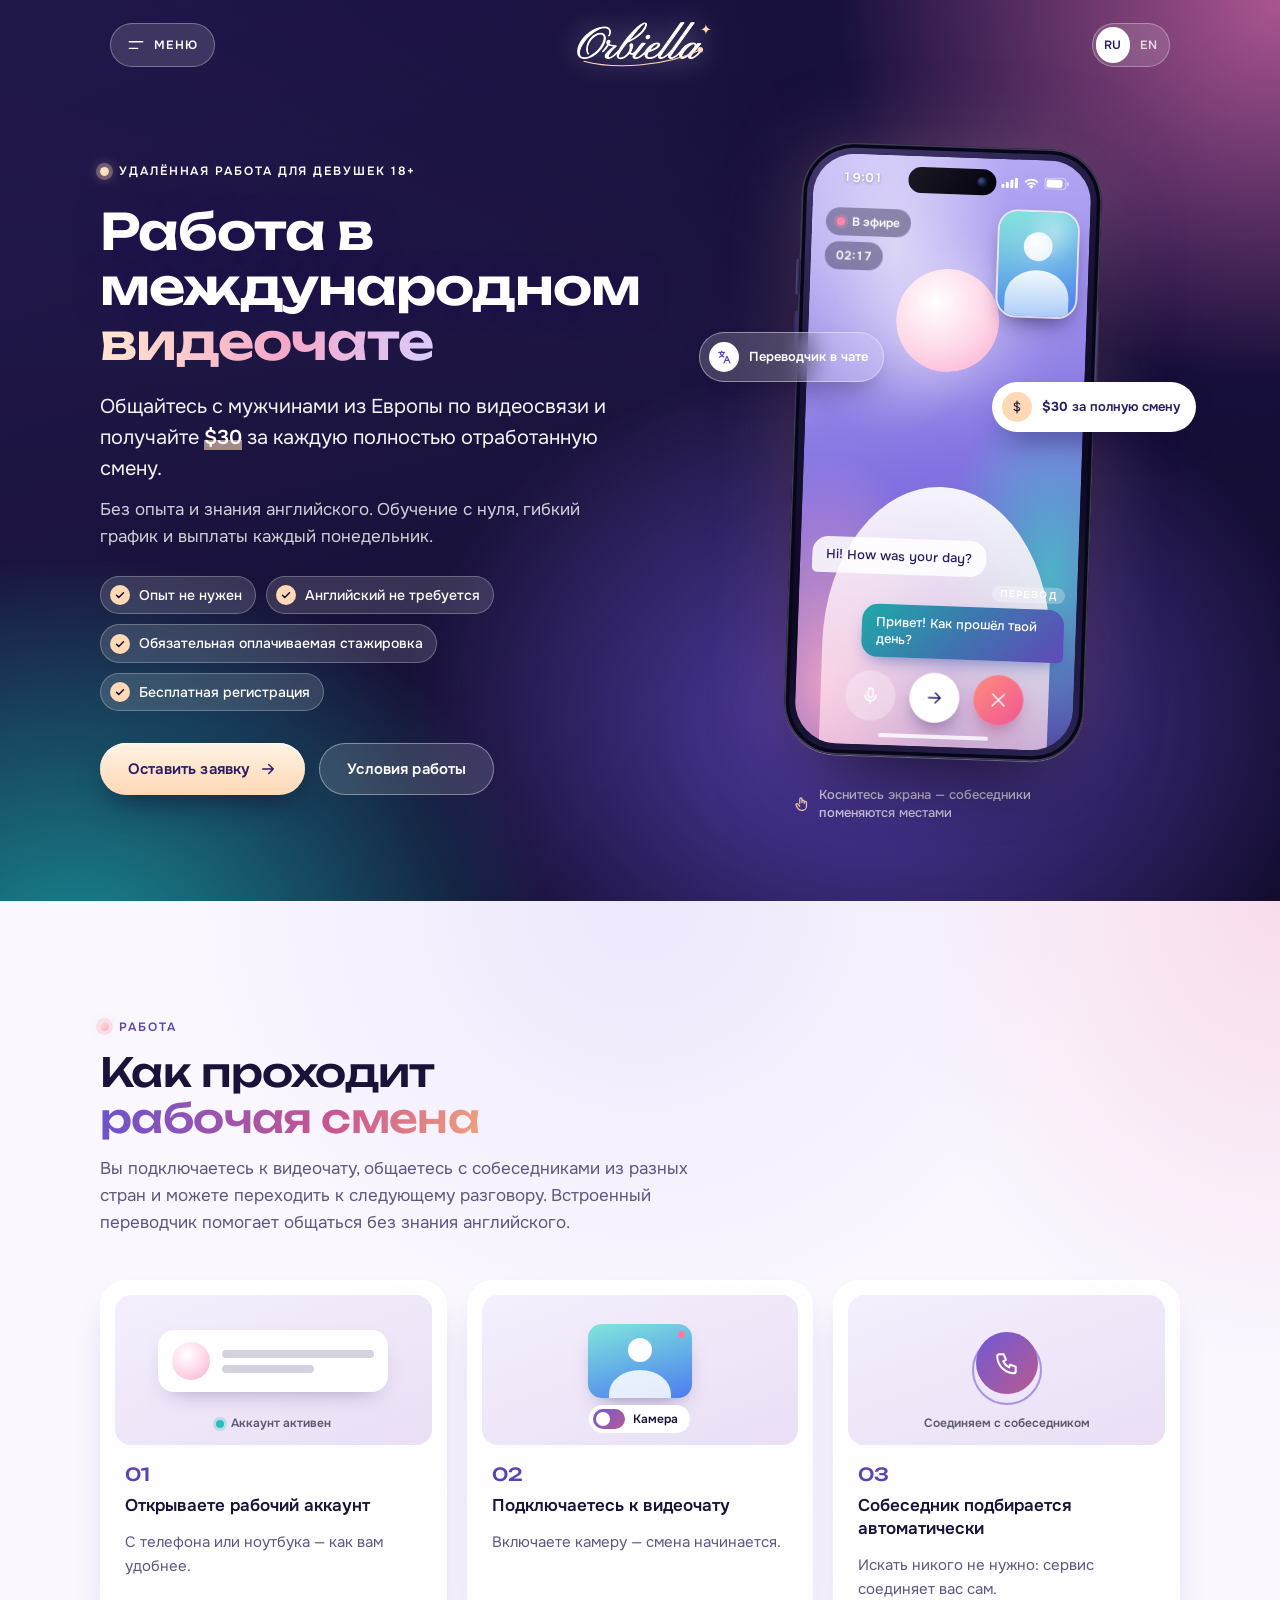
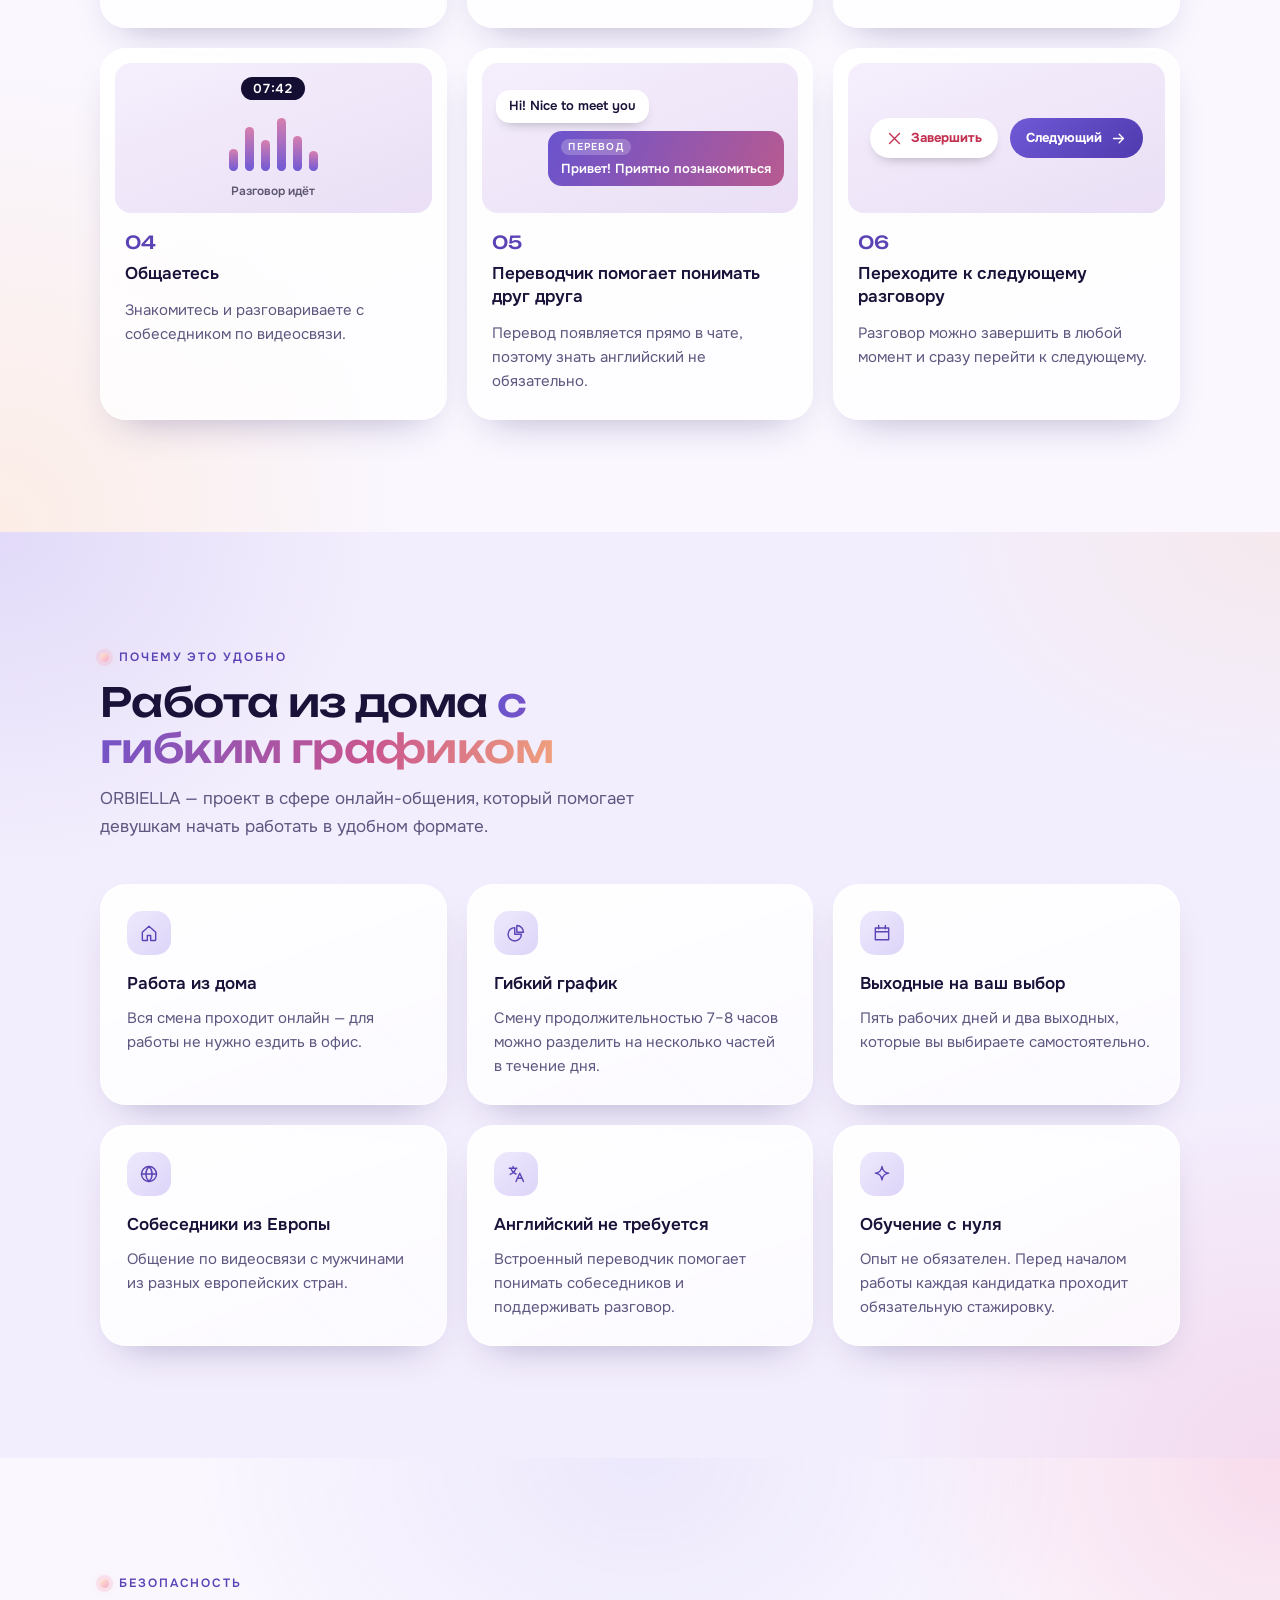
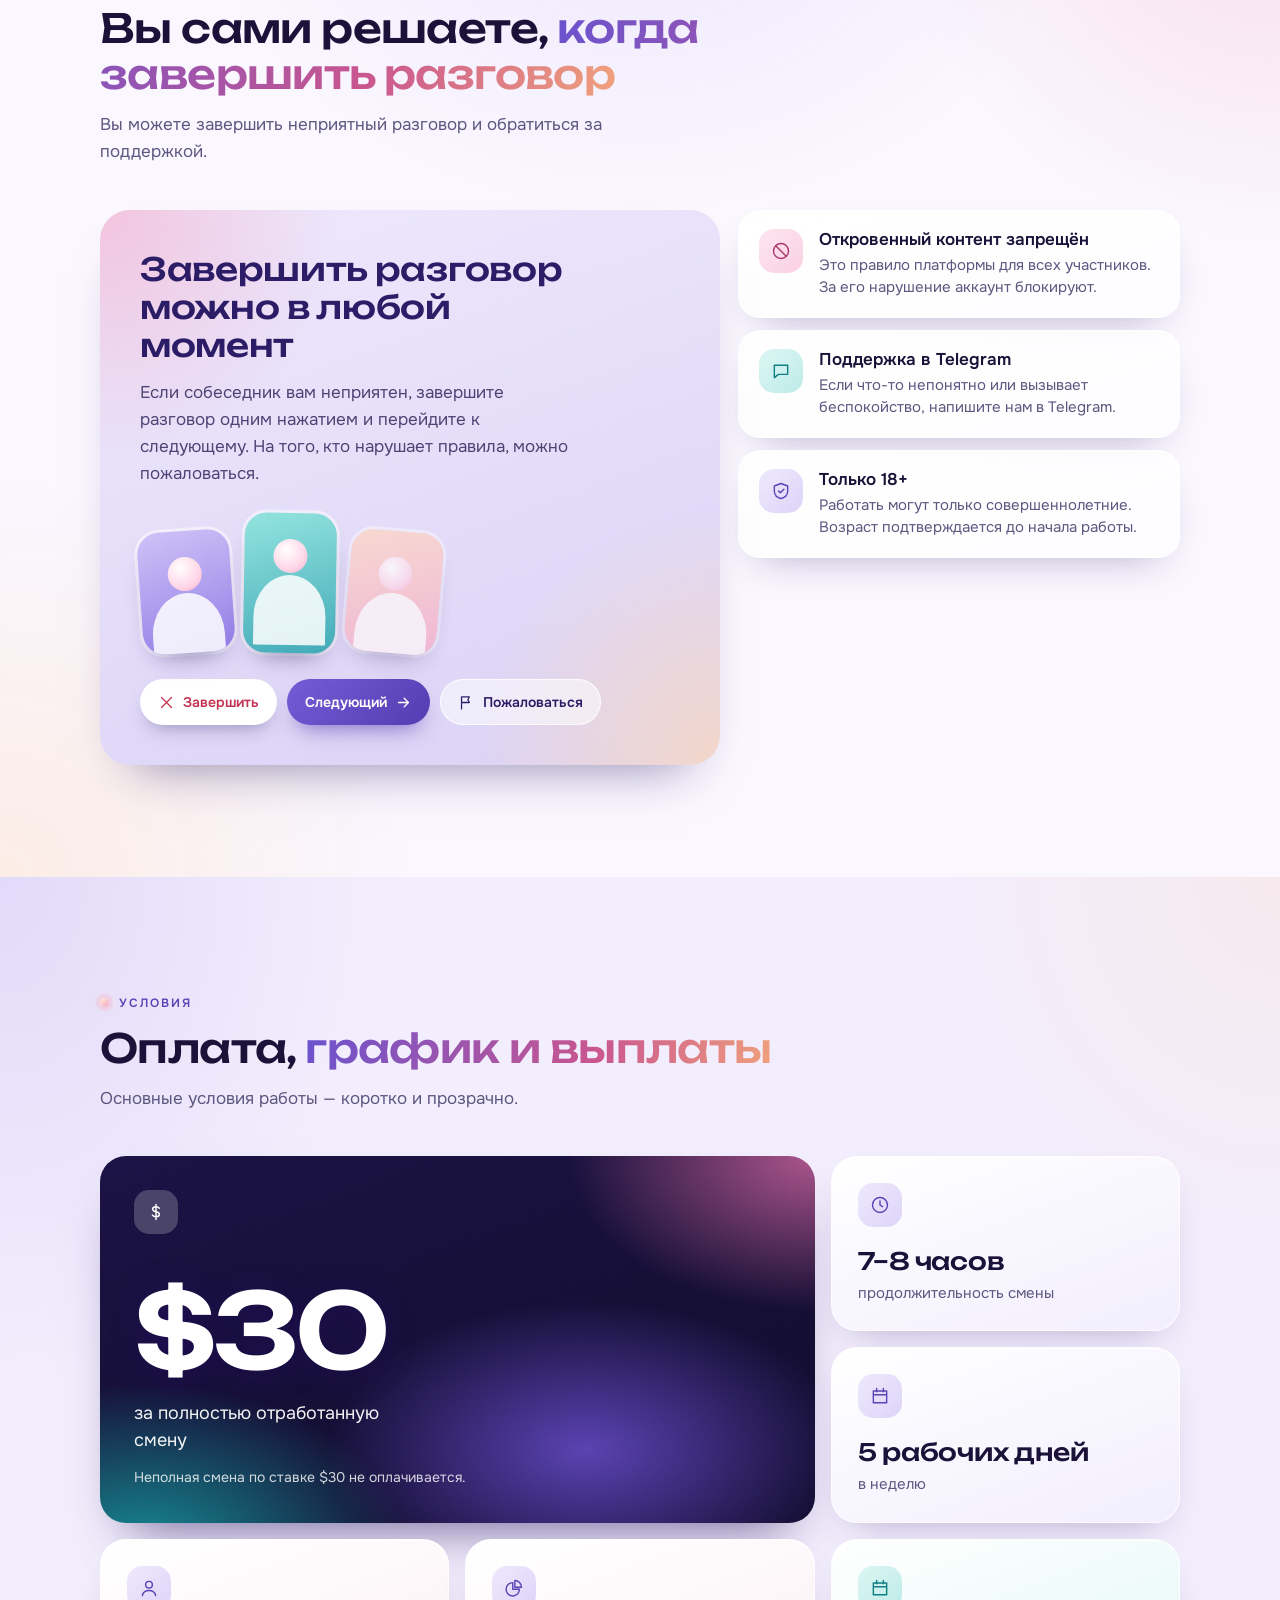
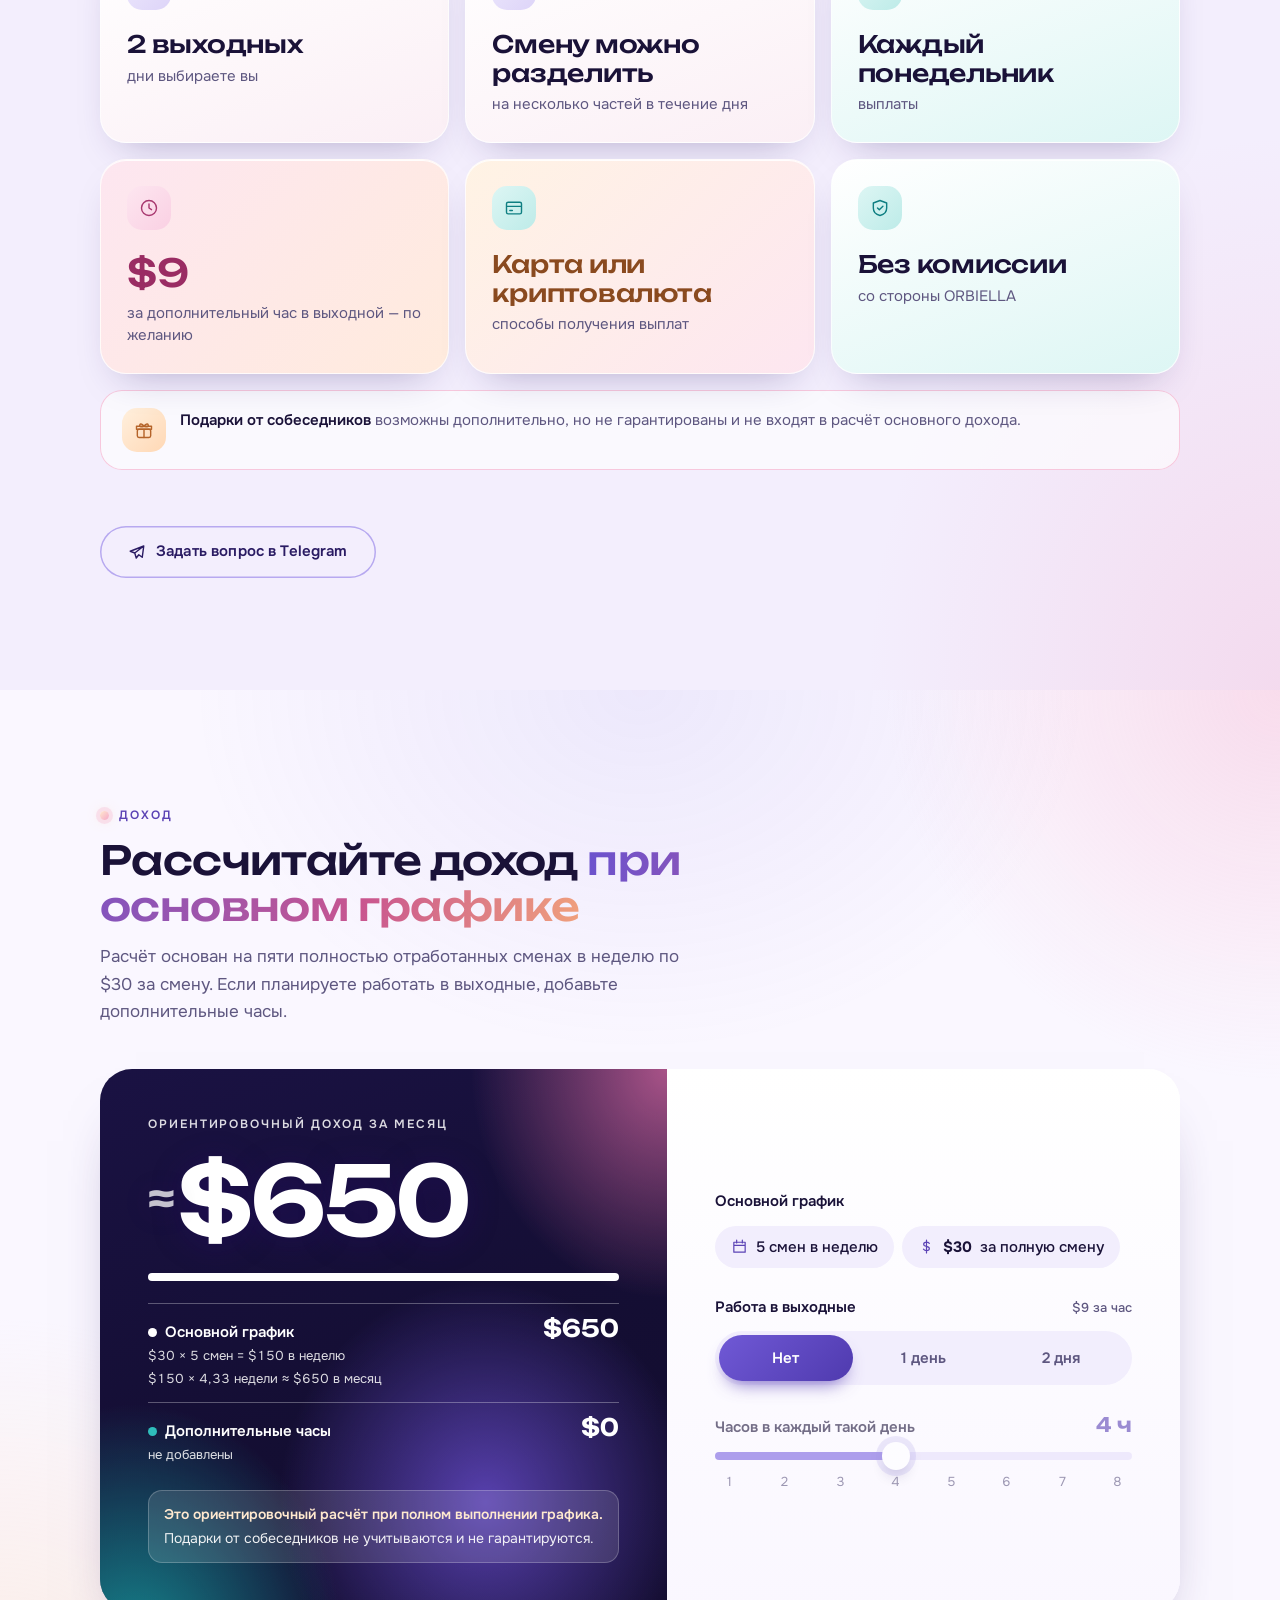
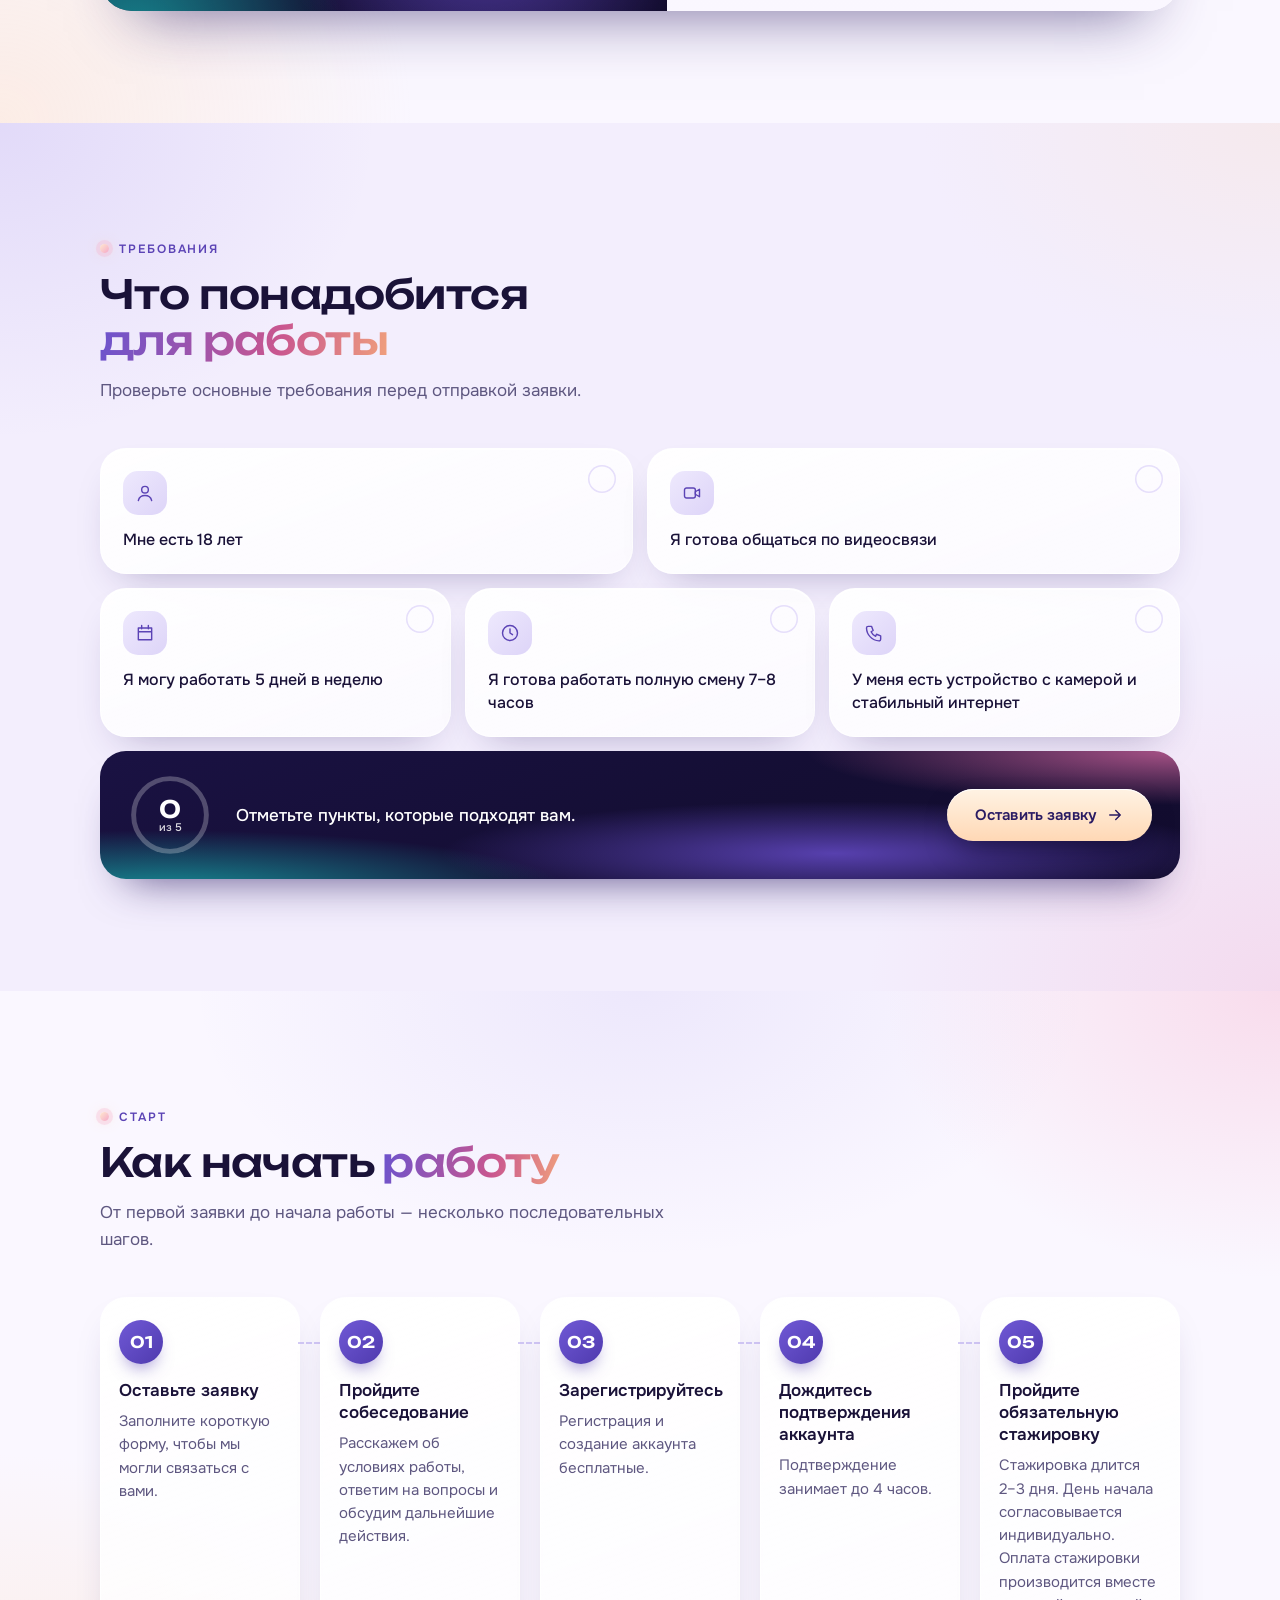
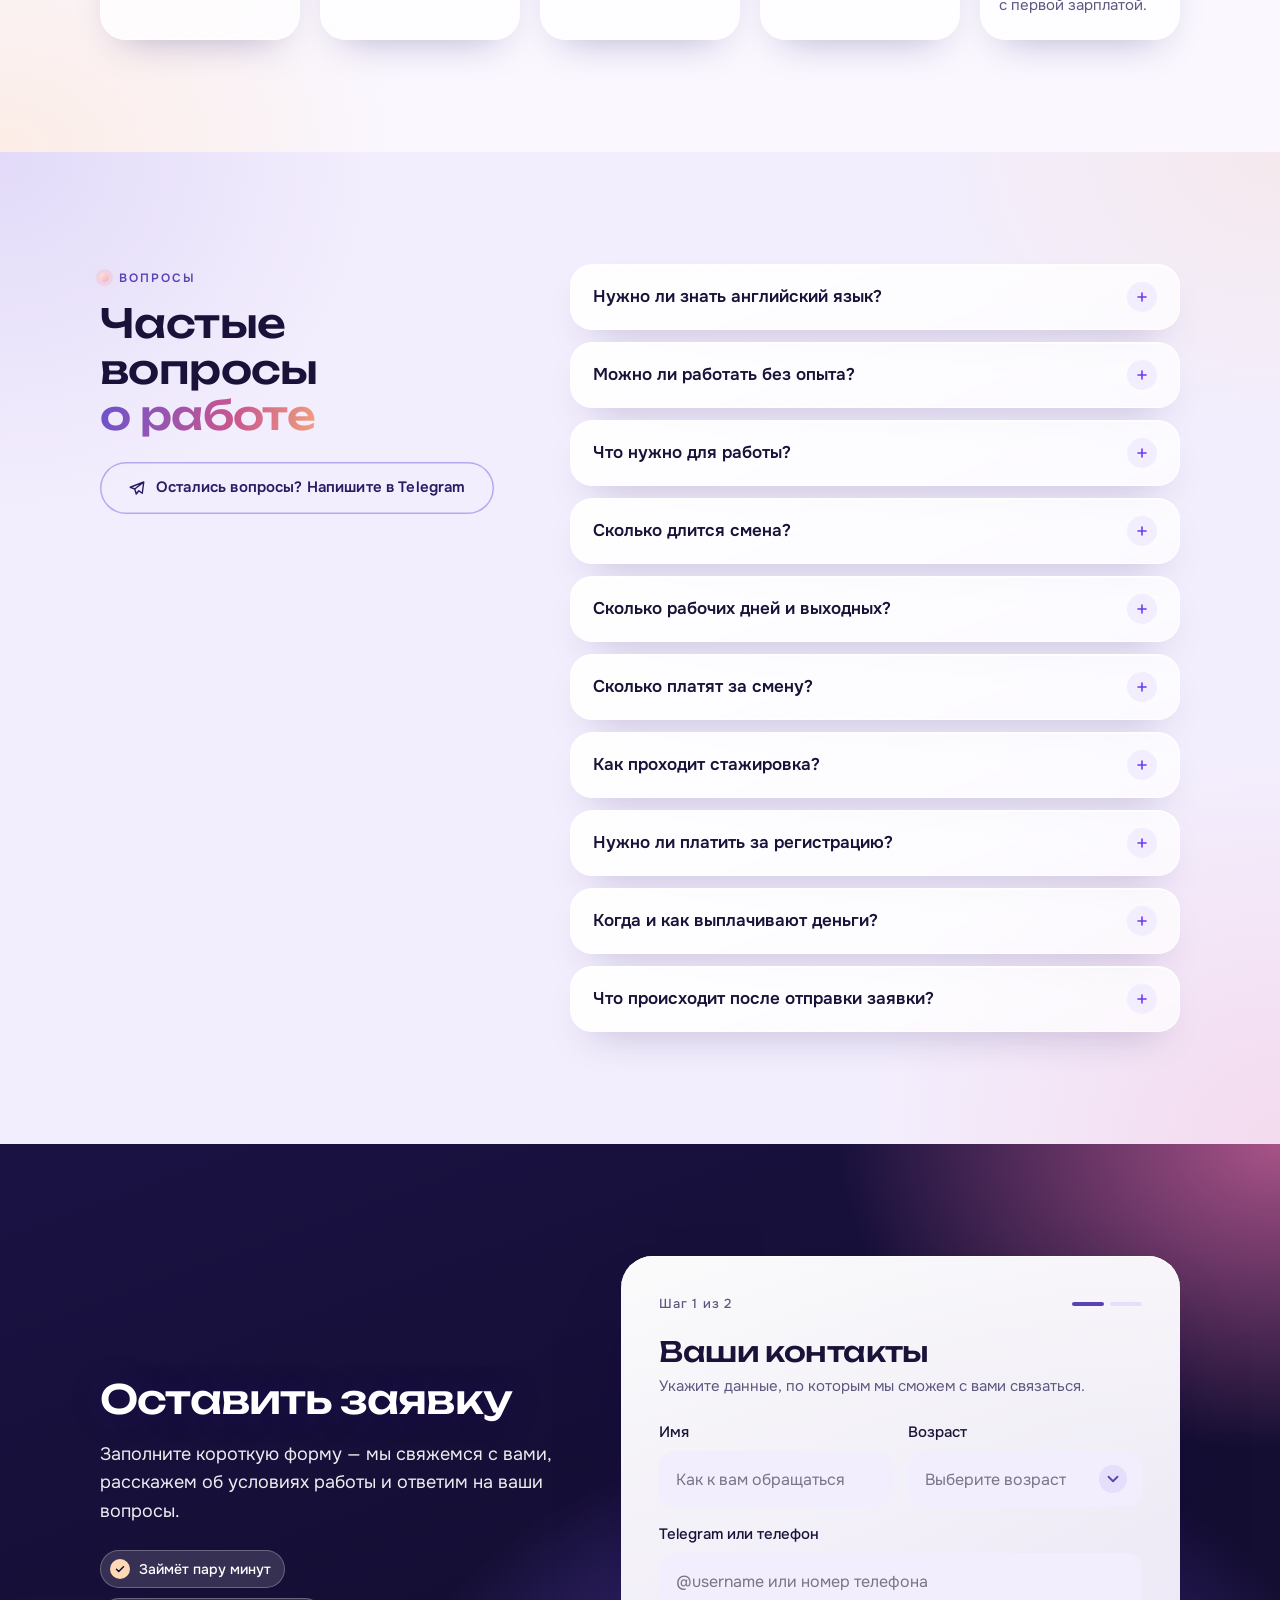
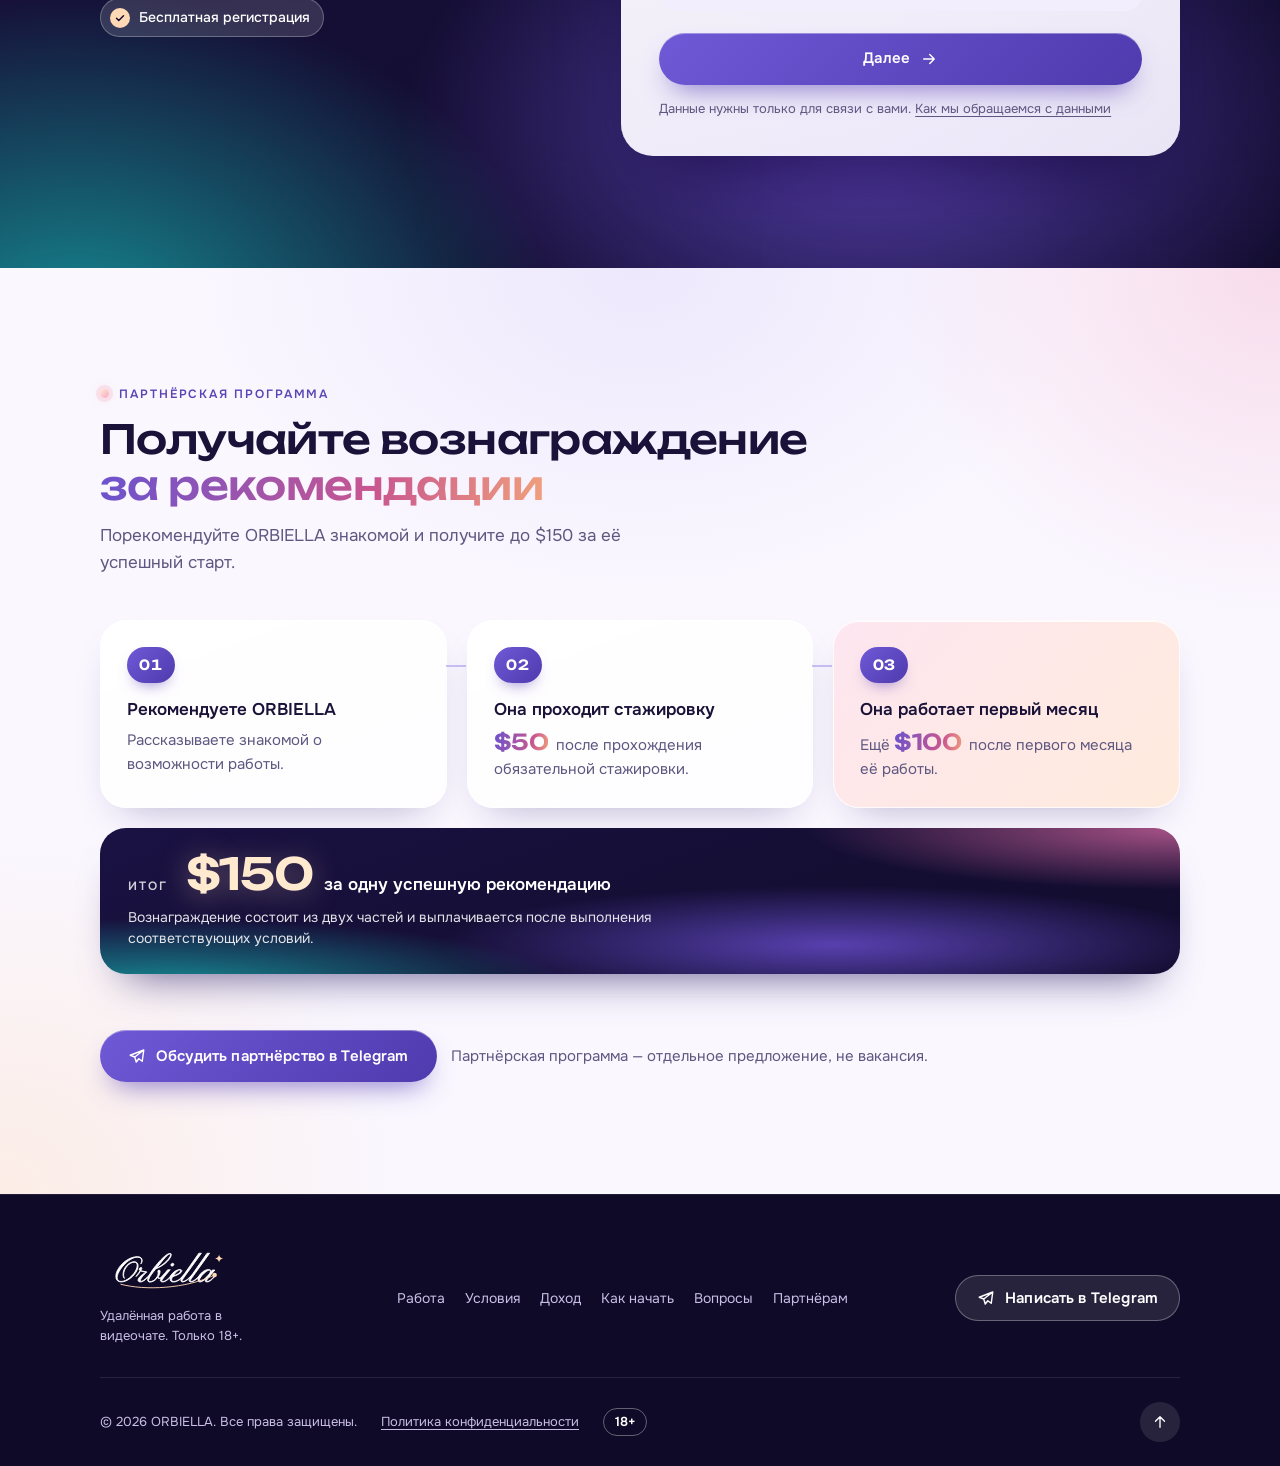
<file: site/index.html>
<!doctype html>
<html lang="ru" data-ot="light">
<head>
<meta charset="utf-8">
<meta name="viewport" content="width=device-width, initial-scale=1, viewport-fit=cover">
<title>ORBIELLA — работа в международном видеочате: условия, выплаты, заявка</title>
<meta name="description" content="Удалённая работа в международном видеочате: $30 за полностью отработанную смену, выплаты каждый понедельник, без опыта и знания английского.">
<meta name="theme-color" content="#140E33">
<meta property="og:type" content="website">
<meta property="og:site_name" content="Orbiella">
<meta property="og:title" content="ORBIELLA — работа в международном видеочате">
<meta property="og:description" content="Удалённая работа в международном видеочате: $30 за полностью отработанную смену, выплаты каждый понедельник, переводчик в чате.">
<meta name="twitter:card" content="summary">
<link rel="icon" href="data:image/svg+xml,%3Csvg xmlns='http://www.w3.org/2000/svg' viewBox='0 0 64 64'%3E%3Cdefs%3E%3CradialGradient id='a' cx='.15' cy='1' r='1.1'%3E%3Cstop offset='0' stop-color='%2319C3C0'/%3E%3Cstop offset='.55' stop-color='%237544DB'/%3E%3Cstop offset='1' stop-color='%23100B25'/%3E%3C/radialGradient%3E%3C/defs%3E%3Ccircle cx='32' cy='32' r='32' fill='url(%23a)'/%3E%3Cellipse cx='32' cy='33' rx='24' ry='9' transform='rotate(-12 32 33)' fill='none' stroke='%23FFD8B5' stroke-width='3'/%3E%3Ccircle cx='53' cy='24' r='4' fill='%23FFE9C8'/%3E%3C/svg%3E">
<link rel="preconnect" href="https://fonts.googleapis.com">
<link rel="preconnect" href="https://fonts.gstatic.com" crossorigin>
<link rel="preload" as="style" href="https://fonts.googleapis.com/css2?family=Unbounded:wght@400;500;600&family=Onest:wght@400;500;600&display=swap">
<link href="https://fonts.googleapis.com/css2?family=Unbounded:wght@400;500;600&family=Onest:wght@400;500;600&display=swap" rel="stylesheet" media="print" onload="this.media='all'">
<noscript><link href="https://fonts.googleapis.com/css2?family=Unbounded:wght@400;500;600&family=Onest:wght@400;500;600&display=swap" rel="stylesheet"></noscript>
<script>document.documentElement.classList.add("js");try{var __t=localStorage.getItem("theme");document.documentElement.setAttribute("data-ot",__t==="dark"?"dark":"light")}catch(e){}</script>
<style>
/* =====================================================================
   ORBIELLA — Aurora Social (первоначальная яркая версия, утверждённая владельцем)
   Светлая тема = превью Aurora Social как есть. Тёмная тема — тот же дизайн на глубоком фиолетовом.
   ===================================================================== */
:root{
  --plum-950:#140E33;--plum-800:#2A1B63;--plum-600:#4A38A0;
  --violet-600:#5B43B5;--violet-500:#7A62E0;--violet-300:#B7A9F0;--gold:#FFD8B5;--gold2:#FFE9CF;--rose:#F5A8C8;
  --lav-200:#E6DFFB;--lav-100:#F2EEFD;--lav-50:#FAF7FF;
  --teal-400:#2FBDBB;--teal-100:#DDF6F4;--teal-700:#0F7F82;
  --rose-300:#F5A8C8;--rose-100:#FDE6F0;--rose-700:#A8386F;
  --coral-400:#F2A27A;--coral-100:#FFEBDD;
  --fd:"Unbounded","Onest",system-ui,sans-serif;--f:"Onest",system-ui,-apple-system,"Segoe UI",Roboto,sans-serif;
  --aurora:radial-gradient(58% 72% at 6% 108%,rgba(22,154,158,.88),transparent 64%),radial-gradient(54% 66% at 100% 0%,rgba(184,90,144,.9),transparent 64%),radial-gradient(52% 58% at 68% 80%,rgba(91,67,181,.95),transparent 70%),linear-gradient(160deg,#1A1243,#140E33 58%,#120C2E);
  --r-s:12px;--r-m:16px;--r-l:26px;--r-xl:32px;
  --sp-3:24px;--sp-4:32px;--sp-5:56px;--sp-6:80px;--sec:clamp(72px,9vw,112px);--gap:20px;
  --ease:cubic-bezier(.16,1,.3,1);--dur:.25s;--wrap:1080px;--pad:clamp(20px,4vw,32px);
  --fs-xs:.8125rem;--fs-s:.9375rem;--fs-m:1rem;--fs-l:1.125rem;--fs-xl:1.5rem;--danger:#C0334F;
  /* запасные значения */
  --ground:#FAF7FF;--ink:#1A1238;--muted:#5E5780;color-scheme:light;
}
html[data-ot="light"],html:not([data-ot]){
  --ground:#FAF7FF;--ink:#1A1238;--muted:#5E5780;--accent:#5B43B5;--line:rgba(42,27,99,.12);--line2:rgba(42,27,99,.2);
  --wash:radial-gradient(44% 54% at 100% 0%,rgba(245,168,200,.34),transparent 70%),radial-gradient(46% 56% at 0% 100%,rgba(255,216,181,.34),transparent 70%),radial-gradient(50% 50% at 50% 0%,rgba(122,98,224,.1),transparent 70%),#FAF7FF;
  --wash2:radial-gradient(42% 52% at 0% 0%,rgba(122,98,224,.14),transparent 70%),radial-gradient(46% 56% at 100% 100%,rgba(245,168,200,.28),transparent 70%),radial-gradient(40% 40% at 100% 0%,rgba(255,216,181,.22),transparent 70%),#F3EEFD;
  --card:linear-gradient(160deg,rgba(255,255,255,.95),rgba(255,255,255,.7));--card-ring:rgba(255,255,255,.8);--card-sh:0 1px 0 rgba(255,255,255,.9) inset,0 18px 40px -22px rgba(42,27,99,.38);
  --t-lav:linear-gradient(160deg,#fff,#F2EEFD);--t-lav2:linear-gradient(160deg,#fff,#FBEFF5);--t-teal:linear-gradient(160deg,#fff,#DDF6F4);--t-rose:linear-gradient(135deg,#FDE6F0,#FFEBDD);--t-card:linear-gradient(135deg,#FFF3E4,#FDE6F0);
  --t-x-ink:#9A2C63;--t-card-ink:#8A4A1F;
  --cv-bg:linear-gradient(135deg,#EEE9FD,#DDD4F8);--cv-fg:#5B43B5;--ct-bg:linear-gradient(135deg,#DDF6F4,#BDEBE8);--ct-fg:#0F7F82;--cr-bg:linear-gradient(135deg,#FDE6F0,#FAD0E3);--cr-fg:#A8386F;--cc-bg:linear-gradient(135deg,#FFF0DE,#FFD8B5);--cc-fg:#B5642A;
  --gift-bg:rgba(255,255,255,.65);--gift-ring:rgba(245,168,200,.6);
  --calc-in:linear-gradient(180deg,#fff,#FAF7FF);--field:#F2EEFD;--seg-bg:#F2EEFD;--pill-bg:#F2EEFD;--track:#E6DFFB;--tick:#5E5780;
  --scrim:linear-gradient(180deg,rgba(250,247,255,0),rgba(250,247,255,.95) 36%);--vis-bg:linear-gradient(160deg,#F5EFFD,#EADFF5);--vis-sub:#5D5770;--vis-pill:#fff;
  --sq1:linear-gradient(165deg,#CDBFF7,#8D78E6);--q-ck:#E6DFFB;--q-on:linear-gradient(160deg,#fff,#FFF1E2);--q-on-ring:rgba(245,168,200,.95);--sf-bg:radial-gradient(60% 70% at 100% 100%,rgba(255,216,181,.7),transparent 65%),radial-gradient(60% 70% at 0% 0%,rgba(245,168,200,.6),transparent 65%),linear-gradient(160deg,#EEE9FD,#D9D0F5);--sf-ink:#2A1B63;--sf-tx:#4A4070;
  color-scheme:light;
}
html[data-ot="dark"]{
  --ground:#110B2C;--ink:#F2EEFD;--muted:#B9B0DA;--accent:#B7A9F0;--line:rgba(255,255,255,.1);--line2:rgba(255,255,255,.18);
  --wash:radial-gradient(42% 52% at 100% 0%,rgba(245,168,200,.14),transparent 70%),radial-gradient(46% 56% at 0% 100%,rgba(255,216,181,.07),transparent 70%),radial-gradient(50% 50% at 50% 0%,rgba(122,98,224,.22),transparent 70%),#110B2C;
  --wash2:radial-gradient(42% 52% at 0% 0%,rgba(122,98,224,.2),transparent 70%),radial-gradient(46% 56% at 100% 100%,rgba(245,168,200,.1),transparent 70%),#170F3A;
  --card:linear-gradient(160deg,rgba(255,255,255,.09),rgba(255,255,255,.04));--card-ring:rgba(255,255,255,.1);--card-sh:0 18px 40px -22px rgba(0,0,0,.7);
  --t-lav:linear-gradient(160deg,rgba(255,255,255,.09),rgba(255,255,255,.04));--t-lav2:linear-gradient(160deg,rgba(255,255,255,.09),rgba(255,255,255,.04));--t-teal:linear-gradient(160deg,rgba(63,214,200,.16),rgba(255,255,255,.04));--t-rose:linear-gradient(135deg,rgba(245,168,200,.2),rgba(242,162,122,.14));--t-card:linear-gradient(135deg,rgba(255,216,181,.16),rgba(245,168,200,.12));
  --t-x-ink:#FFC2DA;--t-card-ink:#FFD8B5;
  --cv-bg:rgba(112,89,214,.28);--cv-fg:#D6CEFA;--ct-bg:rgba(63,214,200,.2);--ct-fg:#8EF0E6;--cr-bg:rgba(245,168,200,.2);--cr-fg:#FFB8D5;--cc-bg:rgba(255,216,181,.2);--cc-fg:#FFD8B5;
  --gift-bg:rgba(255,255,255,.06);--gift-ring:rgba(245,168,200,.4);
  --calc-in:linear-gradient(180deg,#1B1346,#150F3A);--field:rgba(255,255,255,.08);--seg-bg:rgba(255,255,255,.08);--pill-bg:rgba(255,255,255,.08);--track:rgba(255,255,255,.16);--tick:#B9ADD8;
  --scrim:linear-gradient(180deg,rgba(21,10,46,0),rgba(21,10,46,.95) 36%);--vis-bg:linear-gradient(160deg,#2A2060,#1F1750);--vis-sub:#B9ADD8;--vis-pill:rgba(255,255,255,.12);
  --sq1:linear-gradient(165deg,#CDBFF7,#8D78E6);--q-ck:rgba(255,255,255,.2);--q-on:linear-gradient(160deg,rgba(255,216,181,.16),rgba(255,255,255,.05));--q-on-ring:rgba(245,168,200,.8);--sf-bg:radial-gradient(60% 70% at 100% 100%,rgba(22,154,158,.34),transparent 65%),radial-gradient(60% 70% at 0% 0%,rgba(184,90,144,.38),transparent 65%),linear-gradient(160deg,#2B2066,#1F1650);--sf-ink:#F2EEFD;--sf-tx:#D6CFF0;
  color-scheme:dark;
}
*,*::before,*::after{box-sizing:border-box}
html{scroll-behavior:smooth;-webkit-text-size-adjust:100%;overflow-x:clip;background:var(--ground)}
body{margin:0;font:400 var(--fs-m)/1.6 var(--f);color:var(--ink);background:var(--ground);overflow-x:clip;-webkit-font-smoothing:antialiased}
img,svg{max-width:100%}
h1,h2,h3,h4,p,ul,ol,dl,dd,figure{margin:0}
ul,ol{padding:0;list-style:none}
a{color:inherit}
button,input,textarea{font:inherit;color:inherit}
button{cursor:pointer}
.wrap{width:100%;max-width:calc(var(--wrap) + var(--pad) * 2);margin-inline:auto;padding-inline:max(var(--pad),env(safe-area-inset-left,0px))}
.vh{position:absolute;width:1px;height:1px;overflow:hidden;clip:rect(0 0 0 0);white-space:nowrap}
.skip{position:fixed;left:12px;top:-60px;z-index:200;padding:12px 18px;border-radius:12px;background:#fff;color:var(--plum-800);font-weight:600;text-decoration:none;transition:top .2s}
.skip:focus{top:12px}
:focus-visible{outline:3px solid var(--violet-500);outline-offset:3px;border-radius:10px}
section{position:relative}
.grain::after{content:"";position:absolute;inset:0;pointer-events:none;opacity:.16;mix-blend-mode:overlay;background-image:url("data:image/svg+xml,%3Csvg xmlns='http://www.w3.org/2000/svg' width='160' height='160'%3E%3Cfilter id='n'%3E%3CfeTurbulence type='fractalNoise' baseFrequency='.9' numOctaves='2' stitchTiles='stitch'/%3E%3C/filter%3E%3Crect width='100%25' height='100%25' filter='url(%23n)'/%3E%3C/svg%3E")}

/* ---------- секции ---------- */
.sec{padding:var(--sec) 0;background:var(--wash);color:var(--ink)}
.sec.s-flip{background:var(--wash2)}
.eyebrow{display:inline-flex;align-items:center;gap:10px;font:600 .75rem/1 var(--f);letter-spacing:.16em;text-transform:uppercase;color:var(--accent)}
.eyebrow::before{content:"";width:9px;height:9px;border-radius:50%;background:linear-gradient(135deg,#FFE9CF,#F5A8C8);box-shadow:0 0 0 4px rgba(245,168,200,.28),0 0 12px rgba(255,216,181,.7)}
.eyebrow svg{display:none}
.head{max-width:700px;margin-bottom:clamp(28px,4vw,44px)}
.head .eyebrow{margin-bottom:16px}
h2{font:500 clamp(1.5rem,3.4vw,2.5rem)/1.15 var(--fd);letter-spacing:-.015em;text-wrap:balance;color:var(--ink)}
h1 em,h2 em{font-style:normal;background:linear-gradient(100deg,#6A53CE,#C9568F 62%,#F0A07C);-webkit-background-clip:text;background-clip:text;color:transparent}
html[data-ot="dark"] h2 em{background:linear-gradient(100deg,#B7A9F0,#F5A8C8 60%,#FFD8B5);-webkit-background-clip:text;background-clip:text;color:transparent}
html[data-ot="dark"] .ui .rp{background:rgba(255,255,255,.12);color:#F2EEFD;box-shadow:0 0 0 1px rgba(255,255,255,.28) inset}
.head p{margin-top:14px;max-width:54ch;color:var(--muted);font-size:1.0625rem}
h3{font:600 1.0625rem/1.35 var(--f)}

/* ---------- кнопки ---------- */
.btn{display:inline-flex;align-items:center;justify-content:center;gap:10px;min-height:52px;padding:0 28px;border:0;border-radius:99px;font:600 var(--fs-s)/1 var(--f);letter-spacing:.01em;text-decoration:none;text-align:center;transition:transform .25s var(--ease),box-shadow .25s,background .25s,color .25s;-webkit-tap-highlight-color:transparent;touch-action:manipulation}
.btn svg{width:18px;height:18px;flex:none;fill:none;stroke:currentColor;stroke-width:1.9;stroke-linecap:round;stroke-linejoin:round;transition:transform .25s var(--ease)}
.btn:active{transform:scale(.985)}
.btn[disabled],.btn.is-loading{opacity:.75;pointer-events:none}
.btn.is-loading::after{content:"";width:18px;height:18px;border-radius:50%;border:2px solid currentColor;border-right-color:transparent;animation:spin .8s linear infinite}
.btn-primary{background:linear-gradient(135deg,#7059D6,#4F3AAE);color:#fff;box-shadow:0 14px 28px -12px rgba(91,67,181,.75),0 1px 0 rgba(255,255,255,.35) inset}
.btn-ghost{background:transparent;color:var(--plum-800);box-shadow:0 0 0 1.5px var(--violet-300) inset}
html[data-ot="dark"] .btn-ghost{color:#F2EEFD;box-shadow:0 0 0 1.5px rgba(185,162,255,.5) inset}
@media (hover:hover){.btn:hover{transform:translateY(-2px)}.btn:hover svg{transform:translateX(3px)}.btn-primary:hover{box-shadow:0 18px 34px -12px rgba(91,67,181,.9),0 1px 0 rgba(255,255,255,.35) inset}.btn-ghost:hover{background:rgba(112,89,214,.1)}}
/* на сиянии: жемчужная и стеклянная */
.hero .btn-primary,.apply .btn-primary,.ptotal .btn-primary,.calc-out .btn-primary,.sum .btn-primary,.menu .btn-primary{background:linear-gradient(180deg,#FFF3E4,#FFD8B5);color:var(--plum-800);box-shadow:0 14px 30px -10px rgba(10,5,40,.6),0 1px 0 #fff inset}
.hero .btn-ghost,.apply .btn-ghost{background:rgba(255,255,255,.14);color:#fff;box-shadow:0 0 0 1px rgba(255,255,255,.38) inset;-webkit-backdrop-filter:blur(10px);backdrop-filter:blur(10px)}
.form .btn-primary{background:linear-gradient(135deg,#7059D6,#4F3AAE);color:#fff;box-shadow:0 14px 28px -12px rgba(91,67,181,.75),0 1px 0 rgba(255,255,255,.35) inset}
.form .btn-ghost{background:transparent;color:var(--plum-800);box-shadow:0 0 0 1.5px var(--violet-300) inset;backdrop-filter:none}
.cta-row{display:flex;flex-wrap:wrap;gap:12px 14px;align-items:center}
.sec-cta{margin-top:var(--sp-5)}
.linkbtn,.fnote button{padding:0;border:0;background:none;color:inherit;text-decoration:underline;text-underline-offset:3px;font:inherit}

/* ---------- шапка: стеклянные капсулы поверх сияния ---------- */
.top{position:fixed;left:0;right:0;top:0;z-index:60;padding:14px max(var(--pad),env(safe-area-inset-left,0px)) 0;transition:transform .55s var(--ease)}
.top.hide{transform:translateY(-130%)}
.bar{position:relative;max-width:var(--wrap);height:62px;margin:0 auto;display:grid;grid-template-columns:1fr auto 1fr;align-items:center;gap:12px;padding:0 9px;border-radius:99px;border:1px solid transparent;transition:background .4s var(--ease),border-color .4s,box-shadow .4s}
.top.scrolled .bar{background:rgba(20,14,51,.82);border-color:rgba(255,255,255,.16);box-shadow:0 18px 40px -22px rgba(20,5,60,.7);-webkit-backdrop-filter:blur(16px);backdrop-filter:blur(16px)}
.menu-btn{justify-self:start;display:inline-flex;align-items:center;gap:8px;height:44px;padding:0 16px;border:0;border-radius:99px;background:rgba(255,255,255,.14);box-shadow:0 0 0 1px rgba(255,255,255,.3) inset;-webkit-backdrop-filter:blur(10px);backdrop-filter:blur(10px);color:#fff;font:600 .75rem/1 var(--f);letter-spacing:.12em;text-transform:uppercase}
.menu-btn svg{width:20px;height:20px;fill:none;stroke:currentColor;stroke-width:1.7;stroke-linecap:round}
.menu-btn:hover,.menu-btn[aria-expanded="true"]{background:rgba(255,255,255,.24)}
.tools{justify-self:end}
.langtog{display:flex;align-items:center;gap:2px;height:44px;padding:4px;border:0;border-radius:99px;background:rgba(255,255,255,.14);box-shadow:0 0 0 1px rgba(255,255,255,.3) inset;-webkit-backdrop-filter:blur(10px);backdrop-filter:blur(10px)}
.langtog .lt{display:grid;place-items:center;min-width:34px;height:100%;padding:0 6px;border-radius:99px;font:600 .75rem/1 var(--f);letter-spacing:.08em;color:rgba(255,255,255,.78);transition:background .3s var(--ease),color .2s}
html[lang="ru"] .langtog .lt-ru,html[lang="en"] .langtog .lt-en{background:#fff;color:var(--plum-800)}
.logo{position:relative;display:block;line-height:0;text-decoration:none;color:#fff;justify-self:center}
.logo svg{width:clamp(118px,15vw,164px);height:auto;aspect-ratio:10/3;display:block;overflow:visible}
.logo .u-l{display:none}
.top .logo{perspective:700px}
.top .logo svg{filter:drop-shadow(0 0 14px rgba(255,255,255,.4));transform:rotateX(calc(var(--ry,0) * 1deg)) rotateY(calc(var(--rx,0) * 1deg));transition:filter .6s var(--ease),transform .5s var(--ease)}
.top .logo::after{content:"";position:absolute;inset:0;pointer-events:none;background:linear-gradient(100deg,transparent 34%,rgba(255,236,214,.95) 46%,rgba(150,236,240,.85) 51%,rgba(245,168,200,.8) 56%,transparent 68%) no-repeat;background-size:320% 100%;background-position:130% 0;-webkit-mask:url("[data-uri]") center/contain no-repeat;mask:url("[data-uri]") center/contain no-repeat;opacity:.55}
.js .top .logo{animation:logoIn 1.1s var(--ease) .1s both}
.js .top .logo::after{animation:sheen 1.9s var(--ease) 1s 1 both}
@media (hover:hover) and (pointer:fine){.top .logo:hover::after{animation:sheen2 1.5s var(--ease) 1 both}}
@keyframes logoIn{from{opacity:0;filter:blur(8px);transform:translateY(6px) scale(.97)}to{opacity:1;filter:none;transform:none}}
@keyframes sheen{from{background-position:130% 0}to{background-position:-30% 0}}
@keyframes sheen2{from{background-position:130% 0}to{background-position:-30% 0}}
.menu{position:absolute;left:0;top:calc(100% + 10px);width:min(340px,100%);display:grid;gap:2px;padding:10px;border-radius:var(--r-l);background:rgba(20,14,51,.96);border:1px solid rgba(255,255,255,.16);box-shadow:0 40px 80px -36px rgba(20,5,60,.9);-webkit-backdrop-filter:blur(18px);backdrop-filter:blur(18px);opacity:0;visibility:hidden;transform:translateY(-8px);transition:opacity .25s var(--ease),transform .35s var(--ease),visibility .25s}
.menu.open{opacity:1;visibility:visible;transform:none}
.menu a:not(.btn){display:flex;align-items:center;gap:14px;min-height:48px;padding:0 14px;border-radius:14px;color:#EEE6FF;text-decoration:none;font:500 var(--fs-s)/1.2 var(--f);transition:background .25s}
.menu a:not(.btn) svg{width:20px;height:20px;flex:none;fill:none;stroke:#FFD8B5;stroke-width:1.7;stroke-linecap:round;stroke-linejoin:round}
.menu a:not(.btn):hover,.menu a[aria-current="true"]{background:rgba(255,255,255,.1)}
.menu-f{display:flex;gap:10px;align-items:center;margin-top:8px;padding-top:10px;border-top:1px solid rgba(255,255,255,.14)}
.menu-f .btn{flex:1;min-height:48px}
#themeBtn{display:grid;place-items:center;flex:none;width:48px;height:48px;border:0;border-radius:99px;background:rgba(255,255,255,.14);box-shadow:0 0 0 1px rgba(255,255,255,.3) inset;color:#fff}
#themeBtn:hover{background:rgba(255,255,255,.24)}
#themeBtn svg{width:20px;height:20px;fill:none;stroke:currentColor;stroke-width:1.7;stroke-linecap:round;stroke-linejoin:round}
#themeBtn .moon{display:none}html[data-ot="light"] #themeBtn .sun{display:none}html[data-ot="light"] #themeBtn .moon{display:block}

/* ---------- первый экран ---------- */
.hero{position:relative;overflow:hidden;color:#fff;padding:calc(132px + env(safe-area-inset-top,0px)) 0 var(--sp-6);background:var(--aurora);isolation:isolate}
.hero::before{content:"";position:absolute;inset:0;z-index:-1;background:conic-gradient(from 210deg at 70% 40%,rgba(255,255,255,0),rgba(255,255,255,.16) 18%,rgba(255,255,255,0) 36%,rgba(185,162,255,.18) 58%,rgba(255,255,255,0) 80%);mix-blend-mode:soft-light}
.hero .wrap{position:relative}
.hero-grid{display:grid;grid-template-columns:1.08fr .92fr;gap:clamp(20px,4vw,56px);align-items:center}
.hero .eyebrow{color:#fff}.hero .eyebrow::before{background:linear-gradient(135deg,#FFE9CF,#FFD8B5);box-shadow:0 0 0 4px rgba(255,216,181,.3),0 0 14px rgba(255,216,181,.8)}
.hero h1{margin-top:20px;font:600 clamp(1.7rem,4.2vw,3.125rem)/1.1 var(--fd);letter-spacing:-.02em;text-wrap:balance;text-shadow:0 2px 30px rgba(40,10,110,.35);color:#fff}
.hero h1 span{display:block}
.hero h1 .h1-b{text-wrap:pretty;margin-top:.55em;font:400 max(1rem,.42em)/1.35 var(--f);letter-spacing:0;color:rgba(255,255,255,.9);text-shadow:none}
.hero h1 .h1-b em{background:none;color:inherit;-webkit-text-fill-color:currentColor}
.hero .lead{margin-top:22px;max-width:44ch;font-size:clamp(1.0625rem,1.7vw,1.25rem);line-height:1.55;color:rgba(255,255,255,.95)}
.hero .lead2{margin-top:12px;max-width:46ch;font-size:clamp(.9375rem,1.4vw,1.0625rem);line-height:1.6;color:rgba(255,255,255,.8)}
.hero .lead b{color:#fff;font-weight:600;background:linear-gradient(transparent 62%,rgba(255,216,181,.6) 62%)}
.perks{display:flex;flex-wrap:wrap;gap:10px;margin-top:26px}
.perks li{display:flex;align-items:center;gap:9px;padding:8px 14px 8px 10px;border-radius:99px;background:rgba(255,255,255,.14);box-shadow:0 0 0 1px rgba(255,255,255,.26) inset;-webkit-backdrop-filter:blur(8px);backdrop-filter:blur(8px);font-size:.875rem;font-weight:500}
.perks svg{width:20px;height:20px;flex:none;padding:4px;border-radius:50%;background:var(--gold);stroke:var(--plum-950);fill:none;stroke-width:3;stroke-linecap:round;stroke-linejoin:round}
.hero .cta-row{margin-top:32px}
.hero[data-off] *{animation-play-state:paused!important}
.hero h1 em{font-style:normal;background:linear-gradient(100deg,#FFE9CF,#F5A8C8 55%,#D9CCFF);-webkit-background-clip:text;background-clip:text;color:transparent;text-shadow:none}
.stage-wrap{position:relative}
.stage{position:relative;display:grid;place-items:center;min-height:640px}
/* реалистичный телефон: корпус, кнопки, экран с «островом», статус-бар и индикатор «домой» */
.phone{position:relative;width:min(100%,300px);aspect-ratio:300/612;border-radius:52px;padding:11px;background:linear-gradient(150deg,#463b74 0%,#1b1538 30%,#0c0920 62%,#2c2554 100%);box-shadow:0 0 0 1.5px rgba(255,255,255,.22) inset,0 0 0 5px #08061a inset,0 1px 0 rgba(255,255,255,.3),0 50px 90px -30px rgba(8,4,30,.9),0 0 90px -12px rgba(245,168,200,.35);transform:rotate(2deg);color:#fff}
.phone::before,.phone::after{content:"";position:absolute;width:4px;border-radius:4px;background:linear-gradient(90deg,#55497f,#1c1638)}
.phone::before{left:-3px;top:118px;height:36px;box-shadow:0 52px 0 #3a3166}
.phone::after{right:-3px;top:160px;height:70px}
.scr{position:absolute;inset:11px;border-radius:42px;overflow:hidden;background:#140E33;cursor:pointer;touch-action:manipulation;-webkit-tap-highlight-color:transparent;-webkit-user-select:none;user-select:none;-webkit-touch-callout:none;isolation:isolate}
.scr:focus-visible{outline:3px solid var(--gold);outline-offset:5px;border-radius:42px}
.scr::after{content:"";position:absolute;inset:0;z-index:8;pointer-events:none;border-radius:inherit;background:linear-gradient(125deg,rgba(255,255,255,.17),rgba(255,255,255,0) 30%,rgba(255,255,255,0) 72%,rgba(255,255,255,.06))}
.feed{position:absolute;left:0;top:0;width:100%;height:100%;overflow:hidden;z-index:1;border-radius:0;pointer-events:none;transition:left .6s cubic-bezier(.65,0,.25,1),top .6s cubic-bezier(.65,0,.25,1),width .6s cubic-bezier(.65,0,.25,1),height .6s cubic-bezier(.65,0,.25,1),border-radius .6s cubic-bezier(.65,0,.25,1),box-shadow .5s,z-index 0s .3s}
.feed .av,.feed .bd{position:absolute;left:50%;transform:translateX(-50%)}
.feed .av{top:19%;width:37%;aspect-ratio:1;border-radius:50%}
.feed .bd{bottom:-1%;width:82%;height:45%;border-radius:50% 50% 0 0/60% 60% 0 0}
.fa{background:radial-gradient(70% 55% at 30% 15%,rgba(255,255,255,.55),transparent 60%),radial-gradient(60% 50% at 90% 70%,rgba(63,214,200,.7),transparent 65%),radial-gradient(70% 60% at 10% 90%,rgba(245,168,200,.9),transparent 65%),linear-gradient(170deg,#BBAEF5,#8070E0 55%,#4A38A0)}
.fa .av{background:radial-gradient(circle at 38% 32%,#fff,#FFD6E7 55%,#F4A9CF);box-shadow:0 0 60px 14px rgba(255,255,255,.4)}
.fa .bd{background:linear-gradient(180deg,rgba(255,255,255,.92),rgba(255,214,231,.7))}
.fb{background:radial-gradient(60% 50% at 70% 18%,rgba(255,255,255,.35),transparent 60%),linear-gradient(165deg,#7FE6DC,#4C7CF0)}
.fb .av{background:radial-gradient(circle at 40% 35%,#fff,#EAF4FF 70%);box-shadow:0 0 40px 8px rgba(255,255,255,.35)}
.fb .bd{background:linear-gradient(180deg,rgba(255,255,255,.9),rgba(220,240,255,.65))}
.scr:not(.sw) .fb,.scr.sw .fa{left:calc(100% - 90px);top:52px;width:78px;height:104px;border-radius:18px;z-index:4;box-shadow:0 0 0 2px rgba(255,255,255,.75),0 12px 22px -8px rgba(10,5,40,.6)}
.scr:not(.seen) .fb{animation:pipHint 2.4s ease-in-out 1.6s 3}
@keyframes pipHint{0%,100%{box-shadow:0 0 0 2px rgba(255,255,255,.75),0 12px 22px -8px rgba(10,5,40,.6)}50%{box-shadow:0 0 0 2px #fff,0 0 0 9px rgba(255,216,181,.5),0 12px 22px -8px rgba(10,5,40,.6)}}
.sbar{position:absolute;left:0;right:0;top:0;height:44px;z-index:6;display:flex;align-items:center;justify-content:space-between;padding:2px 22px 0 30px;font:600 .8125rem/1 var(--f);font-variant-numeric:tabular-nums;color:#fff;text-shadow:0 1px 3px rgba(0,0,0,.35);pointer-events:none}
.sbar .isl{position:absolute;left:50%;top:11px;width:88px;height:26px;margin-left:-44px;border-radius:99px;background:#05030d}
.sbar .isl::after{content:"";position:absolute;right:9px;top:8px;width:10px;height:10px;border-radius:50%;background:radial-gradient(circle at 35% 35%,#3b4a8a,#0b1030 60%)}
.sbar .sys{display:flex;align-items:center;gap:5px}
.sbar .sys svg{display:block;fill:currentColor}
.hud{position:absolute;left:14px;top:54px;z-index:5;display:flex;flex-direction:column;align-items:flex-start;gap:6px;pointer-events:none}
.hud .live,.hud .tm{display:flex;align-items:center;gap:7px;height:28px;padding:0 11px;border-radius:99px;background:rgba(20,14,51,.42);-webkit-backdrop-filter:blur(8px);backdrop-filter:blur(8px);font:600 .75rem/1 var(--f)}
.hud .tm{font-variant-numeric:tabular-nums}
.hud .live i{width:8px;height:8px;border-radius:50%;background:#FF7A9A;box-shadow:0 0 0 3px rgba(255,122,154,.3);animation:blink2 1.6s ease-in-out infinite}
.scr .chat{position:absolute;left:12px;right:12px;bottom:88px;z-index:5;display:grid;gap:8px;justify-items:start;pointer-events:none}
.bub{max-width:88%;padding:9px 14px;border-radius:16px 16px 16px 5px;background:rgba(255,255,255,.86);color:var(--plum-800);font-size:.8125rem;line-height:1.35;font-weight:500}
.trw{justify-self:end;display:grid;gap:6px;justify-items:end;animation:fadeIn .4s var(--ease)}
.trw .tag{padding:3px 8px;border-radius:99px;background:rgba(255,255,255,.28);font:600 .625rem/1 var(--f);letter-spacing:.14em;color:#fff}
.trw .bub{border-radius:16px 16px 5px 16px;background:linear-gradient(135deg,#1FA9A8,#5B43B5);color:#fff;box-shadow:0 8px 18px -8px rgba(15,60,160,.6)}
.scr .ctl{position:absolute;left:0;right:0;bottom:24px;z-index:5;display:flex;justify-content:center;gap:14px;pointer-events:none}
.scr .ctl b{display:grid;place-items:center;width:50px;height:50px;border-radius:50%;background:rgba(255,255,255,.28);-webkit-backdrop-filter:blur(8px);backdrop-filter:blur(8px)}
.scr .ctl b.nx{background:#fff;color:var(--plum-800);box-shadow:0 10px 20px -8px rgba(20,5,60,.55)}
.scr .ctl b.end{background:linear-gradient(135deg,#FF8B7B,#F0508F);box-shadow:0 10px 20px -8px rgba(160,20,70,.6)}
.scr .ctl svg{width:20px;height:20px;fill:none;stroke:currentColor;stroke-width:1.7;stroke-linecap:round;stroke-linejoin:round}
.scr .home{position:absolute;left:50%;bottom:8px;z-index:6;width:110px;height:4px;margin-left:-55px;border-radius:4px;background:rgba(255,255,255,.8);pointer-events:none}
.float{position:absolute;display:flex;align-items:center;gap:10px;padding:10px 16px 10px 10px;border-radius:99px;background:rgba(255,255,255,.18);box-shadow:0 0 0 1px rgba(255,255,255,.42) inset,0 16px 30px -14px rgba(20,5,60,.5);-webkit-backdrop-filter:blur(14px);backdrop-filter:blur(14px);font:600 .8125rem/1.2 var(--f);white-space:nowrap;color:#fff;pointer-events:none;z-index:2}
.float i{display:grid;place-items:center;width:30px;height:30px;border-radius:50%;background:#fff;color:var(--violet-600)}
.float svg{width:16px;height:16px;fill:none;stroke:currentColor;stroke-width:1.7;stroke-linecap:round;stroke-linejoin:round}
.float.f1{left:-8px;top:200px}
.float.f2{right:-16px;top:250px;background:#fff;color:var(--plum-800);box-shadow:0 18px 32px -14px rgba(20,5,60,.6)}
.float.f2 i{background:var(--gold);color:var(--plum-950)}
.tap-hint{display:flex;align-items:center;justify-content:center;gap:8px;max-width:300px;margin:14px auto 0;font:500 .8125rem/1.35 var(--f);color:rgba(255,255,255,.84);text-align:left}
.tap-hint svg{width:18px;height:18px;flex:none;fill:none;stroke:var(--gold);stroke-width:1.7;stroke-linecap:round;stroke-linejoin:round}

/* ---------- карточки и иконки ---------- */
.card{border-radius:var(--r-l);background:var(--card);box-shadow:var(--card-sh);border:1px solid var(--card-ring);padding:var(--sp-3);transition:transform var(--dur) var(--ease)}
@media (hover:hover){.card:hover{transform:translateY(-2px)}}
.grid{display:grid;gap:var(--gap)}
.grid>*,.calc>*,.fit>*,.faq>*,.apply-grid>*,.hero-grid>*,.fgrid>*,.bento>*,.safe>*{min-width:0}
.chip{display:grid;place-items:center;width:44px;height:44px;border-radius:15px;flex:none}
.chip svg{width:20px;height:20px;fill:none;stroke:currentColor;stroke-width:1.7;stroke-linecap:round;stroke-linejoin:round}
.chip.cv{background:var(--cv-bg);color:var(--cv-fg)}.chip.ct{background:var(--ct-bg);color:var(--ct-fg)}.chip.cr{background:var(--cr-bg);color:var(--cr-fg)}.chip.cc{background:var(--cc-bg);color:var(--cc-fg)}

/* ---------- как проходит работа ---------- */
.steps6{grid-template-columns:repeat(3,1fr)}
.steps6 .step{display:flex;flex-direction:column;gap:12px;padding:14px 14px 26px}
.steps6 .step .no{font:500 1.125rem/1 var(--fd);color:var(--accent);margin:8px 10px 0}
.steps6 .step h3,.steps6 .step p{margin-inline:10px}
.steps6 .step p{color:var(--muted);font-size:var(--fs-s);line-height:1.6}
.vis{position:relative;display:grid;place-items:center;height:150px;border-radius:var(--r-m);background:var(--vis-bg);overflow:hidden}
.vis small{position:absolute;bottom:12px;left:0;right:0;text-align:center;font-size:.75rem;color:var(--vis-sub);font-weight:600}
.v-acc{align-content:center}
.v-acc .acc{display:flex;align-items:center;gap:12px;width:min(78%,230px);margin-top:-18px;padding:12px 14px;border-radius:16px;background:var(--vis-pill);box-shadow:0 10px 24px -14px rgba(42,27,99,.5)}
.v-acc .ava{width:38px;height:38px;flex:none;border-radius:50%;background:radial-gradient(circle at 38% 32%,#fff,#FFD6E7 55%,#F4A9CF);box-shadow:0 0 0 2px #fff}
.v-acc .ln{display:grid;gap:7px;flex:1}
.v-acc .ln b{display:block;height:8px;border-radius:9px;background:var(--line2)}
.v-acc .ln b:last-child{width:60%}
.v-acc small{display:flex;align-items:center;justify-content:center;gap:7px}
.v-acc small i{width:8px;height:8px;border-radius:50%;background:var(--teal-400);box-shadow:0 0 0 3px rgba(47,189,187,.25);animation:blink2 1.8s ease-in-out infinite}
.v-cam .vf{position:relative;width:104px;height:74px;margin-top:-18px;border-radius:14px;overflow:hidden;background:linear-gradient(165deg,#7FE6DC,#4C7CF0);box-shadow:0 10px 22px -12px rgba(42,27,99,.6)}
.v-cam .vf::before{content:"";position:absolute;left:50%;top:14px;width:24px;height:24px;margin-left:-12px;border-radius:50%;background:#fff}
.v-cam .vf::after{content:"";position:absolute;left:50%;bottom:-6px;width:62px;height:34px;margin-left:-31px;border-radius:50% 50% 0 0/70% 70% 0 0;background:rgba(255,255,255,.85)}
.v-cam .vf i{position:absolute;right:7px;top:7px;z-index:1;width:7px;height:7px;border-radius:50%;background:#FF7A9A;animation:blink2 1.4s ease-in-out infinite}
.v-cam .tg{position:absolute;bottom:12px;display:inline-flex;align-items:center;gap:8px;padding:4px 12px 4px 4px;border-radius:99px;background:var(--vis-pill);font:600 .75rem/1 var(--f);color:var(--ink)}
.v-cam .tg b{position:relative;width:32px;height:20px;border-radius:99px;background:linear-gradient(135deg,#7059D6,#B85A90)}
.v-cam .tg b::after{content:"";position:absolute;top:3px;left:3px;width:14px;height:14px;border-radius:50%;background:#fff;animation:knob 4s var(--ease) infinite}
@keyframes knob{0%,15%{transform:none}30%,85%{transform:translateX(12px)}100%{transform:none}}
.v-call i{position:absolute;border-radius:50%;border:2px solid rgba(112,89,214,.35);animation:ping 3s ease-out infinite}
.v-call i:nth-child(1){width:70px;height:70px}.v-call i:nth-child(2){width:70px;height:70px;animation-delay:-1.5s}
.v-call b{position:relative;display:grid;place-items:center;width:62px;height:62px;margin-top:-14px;border-radius:50%;background:linear-gradient(135deg,#7059D6,#B85A90);color:#fff}
.v-call svg,.v-ctl svg{width:26px;height:26px;fill:none;stroke:currentColor;stroke-width:1.9;stroke-linecap:round;stroke-linejoin:round}
.v-talk .tm{position:absolute;top:14px;padding:5px 12px;border-radius:99px;background:var(--plum-950);color:#fff;font:600 .8125rem/1 var(--f);font-variant-numeric:tabular-nums}
.eq{display:flex;align-items:flex-end;gap:7px;height:56px;margin-top:10px}
.eq i{width:9px;border-radius:5px;background:linear-gradient(180deg,#D77FAE,#7059D6);animation:eq 1.3s ease-in-out infinite}
.eq i:nth-child(1){height:40%}.eq i:nth-child(2){height:78%;animation-delay:-.3s}.eq i:nth-child(3){height:55%;animation-delay:-.6s}.eq i:nth-child(4){height:95%;animation-delay:-.9s}.eq i:nth-child(5){height:62%;animation-delay:-.2s}.eq i:nth-child(6){height:36%;animation-delay:-.5s}
.v-tr{align-content:center;gap:8px;padding:0 14px}
.v-tr div{max-width:88%;padding:8px 13px;border-radius:14px;font-size:.8125rem;line-height:1.3;font-weight:600}
.v-tr .en{justify-self:start;background:var(--vis-pill);color:var(--ink);box-shadow:0 6px 14px -8px rgba(0,0,0,.4)}
.v-tr .ru{justify-self:end;display:grid;gap:6px;background:linear-gradient(115deg,#6A53CE,#B85A90);color:#fff}
.v-tr .ru small{position:static;justify-self:start;margin:0;padding:3px 7px;border-radius:99px;background:rgba(255,255,255,.22);font-size:.625rem;line-height:1;letter-spacing:.12em;color:#fff;text-align:left}
.v-ctl{display:flex;gap:12px;flex-wrap:wrap;justify-content:center;align-content:center;padding:0 12px}
.v-ctl span{display:inline-flex;align-items:center;gap:8px;padding:10px 16px;border-radius:99px;font-weight:700;font-size:.8125rem}
.v-ctl .stop{background:#fff;color:#C2314F;box-shadow:0 6px 14px -8px rgba(0,0,0,.4)}
.v-ctl .next{background:linear-gradient(135deg,#7059D6,#4F3AAE);color:#fff}
.v-ctl svg{width:17px;height:17px}

/* ---------- почему это удобно ---------- */
.life{grid-template-columns:repeat(3,1fr)}
.lf{display:flex;flex-direction:column;gap:10px;padding:26px}
.lf .chip{margin-bottom:8px}
.lf h3{font:600 1.0625rem/1.35 var(--f)}
.lf p{color:var(--muted);font-size:var(--fs-s);line-height:1.6}


.day{position:relative;height:10px;margin-top:auto;border-radius:99px;background:var(--track);overflow:hidden}
.day i{position:absolute;top:0;bottom:0;border-radius:99px;background:linear-gradient(90deg,#7059D6,#C9568F)}
.day i:nth-child(1){left:10%;width:30%}.day i:nth-child(2){left:62%;width:24%}

/* ---------- безопасность ---------- */
.safe{display:grid;grid-template-columns:7fr 5fr;gap:18px;align-items:stretch}
.sf{position:relative;display:flex;flex-direction:column;justify-content:space-between;gap:26px;padding:clamp(24px,4vw,40px);border-radius:30px;color:var(--sf-ink);background:var(--sf-bg);box-shadow:0 30px 50px -34px rgba(42,27,99,.6);overflow:hidden;isolation:isolate}
.sf h3{font:500 clamp(1.4rem,2.6vw,2rem)/1.2 var(--fd);letter-spacing:-.01em;max-width:16ch}
.sf p{margin-top:14px;max-width:40ch;color:var(--sf-tx);font-size:1.0625rem}
.queue{display:flex;gap:12px;align-items:flex-end}
.queue i{display:block;position:relative;width:92px;height:122px;border-radius:22px;box-shadow:0 14px 26px -14px rgba(42,27,99,.6),0 0 0 3px rgba(255,255,255,.55);overflow:hidden}
.queue i::before{content:"";position:absolute;left:50%;top:26px;width:34px;height:34px;margin-left:-17px;border-radius:50%;background:radial-gradient(circle at 38% 32%,#fff,#FFD6E7 60%,#F4A9CF)}
.queue i::after{content:"";position:absolute;left:50%;top:62px;width:72px;height:70px;margin-left:-36px;border-radius:50% 50% 0 0/60% 60% 0 0;background:rgba(255,255,255,.85)}
.queue i:nth-child(1){background:linear-gradient(165deg,#CDBFF7,#8D78E6);transform:rotate(-4deg)}
.queue i:nth-child(2){background:linear-gradient(165deg,#8EE3DE,#3FA7B5);height:140px;transform:rotate(1deg)}
.queue i:nth-child(3){background:linear-gradient(165deg,#FFD6C2,#F5A8C8);opacity:.75;transform:rotate(5deg)}
.ui{display:flex;flex-wrap:wrap;gap:10px}
.ui span{display:inline-flex;align-items:center;gap:8px;height:46px;padding:0 18px;border-radius:99px;font:600 .875rem/1 var(--f)}
.ui .st{background:#fff;color:#C2314F;box-shadow:0 10px 20px -10px rgba(42,27,99,.5)}
.ui .nx{background:linear-gradient(135deg,#7059D6,#4F3AAE);color:#fff;box-shadow:0 12px 22px -10px rgba(91,67,181,.8)}
.ui .rp{background:rgba(255,255,255,.55);color:var(--plum-800);box-shadow:0 0 0 1px rgba(255,255,255,.8) inset}
.ui svg{width:17px;height:17px;fill:none;stroke:currentColor;stroke-width:1.8;stroke-linecap:round;stroke-linejoin:round}
.rows{display:grid;gap:12px;align-content:start}
.row{display:flex;gap:16px;align-items:flex-start;padding:18px 20px;border-radius:22px}
.row h3{margin-bottom:3px;line-height:1.3}
.row p{color:var(--muted);font-size:.9375rem;line-height:1.5}
.row .linkbtn{color:var(--accent)}

/* ---------- условия ---------- */
.bento{display:grid;grid-template-columns:repeat(6,1fr);gap:16px}
.t{position:relative;padding:26px;display:flex;flex-direction:column;gap:6px;overflow:hidden}
.t .chip{margin-bottom:14px}
.t b{font:500 clamp(1.125rem,2vw,1.5rem)/1.2 var(--fd);letter-spacing:-.01em;color:var(--ink)}
.t span.d{color:var(--muted);font-size:.9375rem;line-height:1.5}
.t-main{grid-column:span 4;grid-row:span 2;flex-direction:column;justify-content:space-between;gap:28px;padding:34px;color:#fff;background:var(--aurora);border:0;box-shadow:0 30px 50px -28px rgba(42,27,99,.7);isolation:isolate}
.t-main .col{display:grid;gap:12px;align-content:end}
.t-main .chip{background:rgba(255,255,255,.2);color:#fff;margin:0}
.t-main .big{font:600 clamp(3.4rem,9vw,6.5rem)/.9 var(--fd);letter-spacing:-.04em;text-shadow:0 4px 30px rgba(40,10,110,.4);color:#fff}
.t-main span.d{color:rgba(255,255,255,.94);font-size:1.125rem;max-width:22ch}
.t-sch,.t-d1{grid-column:span 2;background:var(--t-lav)}
.t-d2{grid-column:span 2;background:var(--t-lav2)}
.t-pay{grid-column:span 2;background:var(--t-teal)}
.t-x{grid-column:span 2;background:var(--t-rose)}
.t-x b{font-size:clamp(1.7rem,3.2vw,2.4rem);color:var(--t-x-ink)}
.t-split{grid-column:span 2;background:var(--t-lav2)}
.t-card{grid-column:span 2;background:var(--t-card)}
.t-fee{grid-column:span 2;background:var(--t-teal)}
.t b{overflow-wrap:anywhere}
.t-card b{color:var(--t-card-ink)}
.gift,.info{display:flex;align-items:flex-start;gap:14px;margin-top:16px;padding:18px 22px;border-radius:22px;background:var(--gift-bg);box-shadow:0 0 0 1px var(--gift-ring) inset;font-size:.9375rem;color:var(--muted)}
.gift b,.info b{color:var(--ink);font-weight:600}
.info svg{flex:none;width:22px;height:22px;margin-top:1px;fill:none;stroke:var(--coral-400);stroke-width:1.7;stroke-linecap:round;stroke-linejoin:round}
.info p{font-size:.9375rem;color:var(--muted)}
.info.free{align-items:center;margin-top:var(--sp-4);box-shadow:0 0 0 1px var(--card-ring) inset;background:var(--card)}
.info.free svg{stroke:var(--teal-700);width:28px;height:28px}
html[data-ot="dark"] .info.free svg{stroke:#8EF0E6}
.info.free p{font-size:var(--fs-m);color:var(--muted)}
.info.free b{display:block;font:500 1.375rem/1.2 var(--fd);margin-bottom:4px}

/* ---------- калькулятор ---------- */
.calc{display:grid;grid-template-columns:1.05fr .95fr;border-radius:32px;overflow:hidden;box-shadow:0 36px 60px -36px rgba(42,27,99,.65);background:var(--calc-in)}
.calc-out{position:relative;display:flex;flex-direction:column;gap:22px;padding:clamp(24px,4.4vw,48px);color:#fff;background:var(--aurora);isolation:isolate}
.calc-out .k{font:600 .75rem/1.3 var(--f);letter-spacing:.16em;text-transform:uppercase;color:rgba(255,255,255,.85)}
.big{font:600 clamp(3.2rem,8vw,6rem)/.95 var(--fd);letter-spacing:-.03em;font-variant-numeric:tabular-nums;white-space:nowrap;text-shadow:0 4px 30px rgba(40,10,110,.4);color:#fff;min-height:1em}
.calc-out .big::before{content:"≈";margin-right:.12em;font-size:.45em;vertical-align:.5em;opacity:.75}
.bar2{display:flex;height:8px;border-radius:99px;overflow:hidden;background:rgba(255,255,255,.22)}
.bar2 i{display:block;height:100%;transition:width .6s var(--ease)}
.bar2 .b1{background:#fff}.bar2 .b2{background:var(--teal-400)}
.brk{display:grid;gap:12px;margin-top:auto}
.brk>div{display:flex;justify-content:space-between;gap:12px;align-items:baseline;padding-top:12px;border-top:1px solid rgba(255,255,255,.3)}
.brk dt{display:grid;gap:2px;min-width:0}
.brk dt span{font-weight:600;font-size:.9375rem;display:flex;align-items:center;gap:8px}
.brk dt span::before{content:"";width:9px;height:9px;border-radius:50%;background:#fff}
.brk .ex dt span::before{background:var(--teal-400)}
.brk dt small{color:rgba(255,255,255,.86);font-size:.8125rem;font-variant-numeric:tabular-nums}
.brk dd{font:600 1.5rem/1 var(--fd);font-variant-numeric:tabular-nums;white-space:nowrap}
.calc-out .calc-note{margin-top:2px;padding:14px 16px;border-radius:14px;background:rgba(255,255,255,.12);box-shadow:0 0 0 1px rgba(255,255,255,.22) inset;font-size:.875rem;line-height:1.55;color:rgba(255,255,255,.92)}
.calc-out .calc-note b{display:block;margin-bottom:2px;color:#FFE9CF;font-weight:600}
.calc .calc-go{align-self:flex-start}
.calc-in{display:grid;gap:30px;align-content:center;padding:clamp(24px,4.4vw,48px);background:var(--calc-in);color:var(--ink)}
.cg-t,.lbl{font:600 .9375rem/1.3 var(--f)}
.lbl{display:flex;justify-content:space-between;gap:12px;align-items:baseline;margin-bottom:14px}
.lbl output{font:600 1.25rem/1 var(--fd);color:var(--accent);font-variant-numeric:tabular-nums;white-space:nowrap}
.pills{display:flex;flex-wrap:wrap;gap:8px;margin-top:12px}
.pill{display:inline-flex;align-items:center;gap:8px;height:42px;padding:0 16px;border-radius:99px;background:var(--pill-bg);font-weight:500;font-size:.9375rem}
.pill svg{width:17px;height:17px;flex:none;fill:none;stroke:var(--accent);stroke-width:1.7;stroke-linecap:round;stroke-linejoin:round}
.segm{display:grid;grid-template-columns:repeat(3,1fr);gap:4px;padding:4px;border-radius:99px;background:var(--seg-bg)}
.segm label{position:relative}
.segm input{position:absolute;opacity:0;pointer-events:none}
.segm span{display:grid;place-items:center;height:46px;border-radius:99px;font:600 .9375rem/1 var(--f);color:var(--muted);cursor:pointer;transition:background .25s,color .25s,box-shadow .25s}
.segm input:checked+span{background:linear-gradient(135deg,#7059D6,#4F3AAE);color:#fff;box-shadow:0 10px 18px -8px rgba(91,67,181,.8)}
.segm input:focus-visible+span{outline:3px solid var(--violet-500);outline-offset:2px}
.calc .hrs{transition:opacity .25s}
.calc:not(.has-ex) .hrs{opacity:.6}
.rng{-webkit-appearance:none;appearance:none;display:block;width:100%;height:8px;border-radius:99px;margin:0;background:linear-gradient(90deg,var(--violet-500) var(--fill,0%),var(--track) var(--fill,0%));cursor:pointer}
.rng::-webkit-slider-thumb{-webkit-appearance:none;width:28px;height:28px;border-radius:50%;background:#fff;border:0;box-shadow:0 0 0 6px rgba(112,89,214,.2),0 8px 16px -6px rgba(42,27,99,.6)}
.rng::-moz-range-thumb{width:28px;height:28px;border-radius:50%;background:#fff;border:0;box-shadow:0 0 0 6px rgba(112,89,214,.2),0 8px 16px -6px rgba(42,27,99,.6)}
.rng:disabled{cursor:not-allowed}
.rng:focus-visible{outline:3px solid var(--violet-500);outline-offset:8px;border-radius:99px}
.ticks{display:flex;justify-content:space-between;margin-top:12px;padding:0 10px;font-size:.8125rem;color:var(--tick);font-variant-numeric:tabular-nums}

/* ---------- требования ---------- */
.fit{display:grid;grid-template-columns:1fr;gap:14px}
.checks{display:grid;grid-template-columns:repeat(6,1fr);gap:14px}
.q{position:relative;grid-column:span 2;display:flex;flex-direction:column;gap:14px;padding:22px;border-radius:26px;cursor:pointer;background:var(--card);box-shadow:var(--card-sh);border:1px solid var(--card-ring);transition:transform .3s var(--ease),box-shadow .3s,background .3s;font-weight:500}
.q:nth-child(-n+2){grid-column:span 3}
.q:hover{transform:translateY(-3px)}
.q input{position:absolute;opacity:0;pointer-events:none}
.q .chip{background:var(--cv-bg);color:var(--cv-fg);transition:background .3s,color .3s}
.q>span:not(.chip){line-height:1.4}
.q .ci{display:none}
.q::after{content:"";position:absolute;right:16px;top:16px;width:28px;height:28px;border-radius:50%;box-shadow:0 0 0 1.5px var(--q-ck) inset;background:center/15px no-repeat;transition:background-color .3s,box-shadow .3s}
.q:has(input:checked){background:var(--q-on);box-shadow:0 0 0 2px var(--q-on-ring) inset,0 20px 36px -22px rgba(11,127,121,.55)}
.q:has(input:checked) .chip{background:linear-gradient(135deg,#7FE0D6,#3FD6C8);color:var(--plum-950)}
.q:has(input:checked)::after{background-color:var(--teal-400);box-shadow:none;background-image:url("data:image/svg+xml,%3Csvg xmlns='http://www.w3.org/2000/svg' viewBox='0 0 24 24' fill='none' stroke='%231B0B38' stroke-width='3' stroke-linecap='round' stroke-linejoin='round'%3E%3Cpath d='M5 12.5l4.5 4.5L19 7.5'/%3E%3C/svg%3E")}
.q:has(input:focus-visible){outline:3px solid var(--violet-500);outline-offset:3px}
.sum{display:flex;align-items:center;gap:24px;padding:22px 28px;border-radius:26px;color:#fff;background:var(--aurora);box-shadow:0 26px 44px -26px rgba(42,27,99,.75);isolation:isolate;overflow:hidden;border:0}
.sum:hover{transform:none}
.ring{position:relative;width:84px;height:84px;flex:none}
.ring svg{width:100%;height:100%;transform:rotate(-90deg)}
.ring circle{fill:none;stroke-width:7}.ring .bgc{stroke:rgba(255,255,255,.25)}.ring .fgc{stroke:#fff;stroke-linecap:round;stroke-dasharray:326.7;stroke-dashoffset:326.7;transition:stroke-dashoffset .6s var(--ease)}
.ring b{position:absolute;inset:0;display:grid;place-content:center;text-align:center;font:600 1.5rem/1 var(--fd)}
.ring small{display:block;font:500 .6875rem/1.2 var(--f);opacity:.85}
.sum p{flex:1;min-width:0;font-size:1.0625rem;font-weight:500;color:#fff;max-width:none}

/* ---------- как начать ---------- */
.start{grid-template-columns:repeat(5,1fr);gap:var(--gap)}
.start .card{position:relative;padding:22px 18px}
.start .card:hover{transform:translateY(-2px)}
.start .no{display:grid;place-items:center;width:44px;height:44px;margin-bottom:16px;border-radius:50%;background:linear-gradient(135deg,#7059D6,#4F3AAE);color:#fff;font:600 1rem/1 var(--fd);box-shadow:0 10px 18px -8px rgba(91,67,181,.7)}
.start h3{margin-bottom:8px;line-height:1.3}
.start p{color:var(--muted);font-size:var(--fs-s);line-height:1.55}
.start .card::after{content:"";position:absolute;left:calc(100% - 1px);top:44px;width:calc(var(--gap) + 2px);border-top:2px dashed var(--violet-300);opacity:.6}
.start .card:last-child::after{display:none}
.js .start.chain .card{opacity:0;transform:translateY(14px);transition:opacity .55s var(--ease) calc(var(--i,0) * 120ms),transform .65s var(--ease) calc(var(--i,0) * 120ms)}
.js .start.chain.in .card{opacity:1;transform:none}
.start .card:nth-child(2){--i:1}.start .card:nth-child(3){--i:2}.start .card:nth-child(4){--i:3}.start .card:nth-child(5){--i:4}
.js .start .card::after{transform:scaleX(0);transform-origin:left;transition:transform .5s var(--ease) calc(var(--i,0) * 120ms + .3s)}
.js .start.in .card::after{transform:scaleX(1)}
.info.free{margin-top:var(--sp-4)}

/* ---------- FAQ ---------- */
.faq{display:grid;grid-template-columns:.8fr 1.2fr;gap:clamp(24px,5vw,64px);align-items:start}
.faq .head{position:sticky;top:96px;margin:0}
.head-cta{margin-top:var(--sp-3)!important}
.qa{display:grid;gap:12px}
.qa details{border-radius:22px;background:var(--card);box-shadow:var(--card-sh);border:1px solid var(--card-ring);transition:box-shadow .25s}
.qa details[open]{box-shadow:0 0 0 2px rgba(112,89,214,.45) inset,var(--card-sh)}
.qa summary{display:flex;justify-content:space-between;align-items:center;gap:16px;min-height:64px;padding:14px 22px;font:600 1.0625rem/1.4 var(--f);cursor:pointer;list-style:none}
summary::-webkit-details-marker{display:none}
.qa summary::after{content:"";flex:none;width:30px;height:30px;border-radius:50%;background:var(--lav-100) url("data:image/svg+xml,%3Csvg xmlns='http://www.w3.org/2000/svg' viewBox='0 0 24 24' fill='none' stroke='%236A3BF0' stroke-width='2.4' stroke-linecap='round'%3E%3Cpath d='M12 6v12M6 12h12'/%3E%3C/svg%3E") center/16px no-repeat;transition:transform .3s var(--ease)}
.qa details[open] summary::after{transform:rotate(135deg)}
.ans{padding:0 22px 20px;color:var(--muted);font-size:var(--fs-s);line-height:1.65}

/* ---------- партнёрская программа ---------- */
.ptn .head{max-width:720px}
/* партнёрская программа: три последовательных этапа. Номер, текст и сумма — отдельные элементы в своих колонках */
.pgrid{display:grid;grid-template-columns:repeat(3,minmax(0,1fr));gap:var(--gap);margin:0;padding:0;list-style:none;counter-reset:none}
.pgrid>li::marker{content:none}
.ps{position:relative;display:flex;flex-direction:column;align-items:flex-start;gap:16px;min-width:0;padding:26px;border-radius:var(--r-l);background:var(--card);box-shadow:var(--card-sh);border:1px solid var(--card-ring)}
.ps.hl{background:var(--t-rose)}
.ps-n{display:inline-grid;place-items:center;min-width:48px;height:36px;padding:0 12px;flex:none;border-radius:99px;background:linear-gradient(135deg,#7059D6,#4F3AAE);color:#fff;font:600 .875rem/1 var(--fd);letter-spacing:.04em;font-variant-numeric:tabular-nums;box-shadow:0 8px 16px -8px rgba(91,67,181,.7)}
.ps-b{min-width:0;display:grid;gap:8px}
.ps h3{line-height:1.3}
.ps p{color:var(--muted);font-size:var(--fs-s);line-height:1.55}
.ps-a{display:inline-block;margin-right:.15em;font:600 1.375rem/1.2 var(--fd);letter-spacing:-.02em;white-space:nowrap;background:linear-gradient(100deg,#6A53CE,#C9568F 70%,#F0A07C);-webkit-background-clip:text;background-clip:text;color:transparent}
html[data-ot="dark"] .ps-a{background:linear-gradient(100deg,#D9CCFF,#F5A8C8 60%,#FFD8B5);-webkit-background-clip:text;background-clip:text}
.ps:not(:last-child)::after{content:"";position:absolute;top:44px;left:100%;width:var(--gap);height:2px;background:var(--violet-300);opacity:.7;transform-origin:left}
.js .pgrid .ps{opacity:0;transform:translateY(14px);transition:opacity .55s var(--ease) calc(var(--i,0) * 160ms),transform .65s var(--ease) calc(var(--i,0) * 160ms)}
.js .pgrid .ps:not(:last-child)::after{transform:scaleX(0);transition:transform .5s var(--ease) calc(var(--i,0) * 160ms + .35s)}
.pgrid.in .ps{opacity:1;transform:none}.pgrid.in .ps:not(:last-child)::after{transform:scaleX(1)}
.ps:nth-child(2){--i:1}.ps:nth-child(3){--i:2}
.ptotal{position:relative;display:grid;gap:10px;margin-top:var(--gap);padding:24px 28px;border-radius:var(--r-l);color:#fff;background:var(--aurora);box-shadow:0 26px 44px -26px rgba(42,27,99,.75);overflow:hidden;isolation:isolate}
.pt-t{display:flex;align-items:baseline;flex-wrap:wrap;gap:6px 18px}
.pt-k{font:600 .75rem/1.3 var(--f);letter-spacing:.16em;text-transform:uppercase;color:rgba(255,255,255,.8)}
.pt-l{font:600 1.0625rem/1.35 var(--f);display:inline-flex;align-items:baseline;flex-wrap:wrap;gap:4px 12px}
.pt-a{font:600 clamp(2rem,4vw,2.75rem)/1 var(--fd);letter-spacing:-.03em;white-space:nowrap;color:#FFE9CF;text-shadow:0 4px 30px rgba(255,216,181,.35)}
.pt-n{max-width:62ch;font-size:.875rem;line-height:1.55;color:rgba(255,255,255,.88)}
.ptn .cta-row .fine{color:var(--muted);font-size:var(--fs-s)}
.t-main .fine{font-size:.875rem;color:rgba(255,255,255,.8)}
.calc-out .wk{margin-top:-8px;font-size:.9375rem;color:rgba(255,255,255,.86)}
.calc-out .wk b{color:#FFE9CF;font-weight:600;font-variant-numeric:tabular-nums}
.lbl-s{font:500 .8125rem/1.3 var(--f);color:var(--muted)}

/* ---------- заявка ---------- */
.apply{position:relative;overflow:hidden;padding:var(--sec) 0;background:var(--aurora);color:#fff;isolation:isolate}
.apply-grid{display:grid;grid-template-columns:.9fr 1.1fr;gap:clamp(24px,5vw,64px);align-items:center}
.apply h2{font:500 clamp(1.5rem,3.4vw,2.5rem)/1.15 var(--fd);letter-spacing:-.02em;text-shadow:0 2px 30px rgba(40,10,110,.35);color:#fff}
.apply h2 em{background:none;-webkit-text-fill-color:currentColor;color:#fff}
.apply .lead{margin-top:18px;max-width:40ch;font-size:1.125rem;color:rgba(255,255,255,.92)}
.apply .perks{margin-top:24px;flex-direction:column;align-items:flex-start}
.form{position:relative;scroll-margin-top:24px;padding:clamp(22px,3.6vw,38px);border-radius:32px;background:linear-gradient(160deg,rgba(255,255,255,.98),rgba(246,241,255,.94));color:#1A1238;box-shadow:0 40px 70px -34px rgba(20,5,60,.8),0 1px 0 #fff inset;--ink:#1A1238;--muted:#5E5780;--line:#E6DFFB;--line2:#DAD2F5;--accent:#5B43B5;--field:#F2EEFD;color-scheme:light}

/* ---------- футер ---------- */
footer{padding:var(--sp-5) 0 var(--sp-3);background:#0F0A27;color:#C9BEE6;border-top:1px solid rgba(255,255,255,.08)}
.f-top{display:grid;grid-template-columns:minmax(0,190px) 1fr auto;gap:var(--sp-3);align-items:center}
footer .logo{color:#fff}
.f-brand .logo{display:inline-block}.f-brand .logo svg{width:132px}
.f-brand p{margin-top:8px;max-width:28ch;font-size:var(--fs-xs);line-height:1.5}
.f-nav{display:flex;flex-wrap:wrap;justify-content:center;gap:8px 20px}
.f-nav a{color:#C9BEE6;text-decoration:none;font-size:.875rem;white-space:nowrap;transition:color .25s}
.f-nav a:hover{color:#fff}
footer .btn-ghost{background:rgba(255,255,255,.1);color:#fff;box-shadow:0 0 0 1px rgba(255,255,255,.3) inset;min-height:46px;padding:0 22px}
.f-bot{display:flex;align-items:center;gap:12px 24px;flex-wrap:wrap;margin-top:var(--sp-4);padding-top:var(--sp-3);border-top:1px solid rgba(255,255,255,.1);font-size:var(--fs-xs)}
.f-bot .linkbtn{color:#C9BEE6;font-size:var(--fs-xs)}.f-bot .linkbtn:hover{color:#fff}
.age{display:inline-grid;place-items:center;min-width:44px;height:28px;padding:0 10px;border:1px solid rgba(255,255,255,.35);border-radius:99px;font-weight:600;font-size:var(--fs-xs);color:#fff}
.f-up{margin-left:auto;display:grid;place-items:center;width:40px;height:40px;border-radius:50%;background:rgba(255,255,255,.1);color:#fff;transition:background .25s,transform .25s var(--ease)}
.f-up svg{width:18px;height:18px;fill:none;stroke:currentColor;stroke-width:1.8;stroke-linecap:round;stroke-linejoin:round}
.f-up:hover{background:rgba(255,255,255,.2);transform:translateY(-2px)}


/* ---------- форма ---------- */
.fprog{display:flex;justify-content:space-between;align-items:center;margin-bottom:22px;font-size:var(--fs-xs);font-weight:500;letter-spacing:.06em;color:var(--muted)}
.dots{display:flex;gap:6px}.dots i{width:32px;height:4px;border-radius:99px;background:#E6DFFB;transition:background .3s}
.form[data-step="1"] .dots i:nth-child(1),.form[data-step="2"] .dots i{background:#5B43B5}
.form h3{font:500 1.75rem/1.1 var(--fd);letter-spacing:-.02em;margin-bottom:6px}
.form .sub{color:var(--muted);font-size:var(--fs-s);margin-bottom:22px}
.fgrid{display:grid;grid-template-columns:1fr 1fr;gap:14px}
.fgrid .full{grid-column:1/-1}
.fl{display:grid;gap:7px;min-width:0}
.fl>span{font-weight:500;font-size:var(--fs-s)}
.fl input,.fl textarea{width:100%;min-height:56px;padding:15px 16px;border:1px solid transparent;border-radius:var(--r-m);background:var(--field);color:#1A1238;font-size:1rem;transition:border-color .2s,box-shadow .2s}
.fl textarea{min-height:104px;resize:vertical;line-height:1.5}
.fl input::placeholder,.fl textarea::placeholder{color:#7A7389}
.fl input:focus,.fl textarea:focus{outline:none;border-color:#5B43B5;box-shadow:0 0 0 4px rgba(106,75,212,.14)}
.fl[data-bad] input,.fl[data-bad] textarea{border-color:var(--danger);background:#FFF6F5}
.fe{display:none;color:#B42620;font-size:var(--fs-xs);font-weight:600}
[data-bad]>.fe{display:block}
fieldset{border:0;padding:0;margin:0;min-width:0}
legend{padding:0;margin-bottom:8px;font-weight:500;font-size:var(--fs-s)}
.chips{display:flex;flex-wrap:wrap;gap:8px}
.chips label{cursor:pointer}
.chips input{position:absolute;opacity:0;pointer-events:none}
.chips span{display:inline-flex;align-items:center;min-height:46px;padding:0 18px;border:1px solid transparent;border-radius:99px;background:var(--field);font-weight:500;font-size:var(--fs-s);transition:background .2s,border-color .2s,color .2s}
.chips input:checked+span{background:linear-gradient(135deg,#7059D6,#4F3AAE);border-color:transparent;color:#fff}
.chips input:focus-visible+span{outline:2px solid #5B43B5;outline-offset:2px}
.ck{display:flex;gap:12px;align-items:flex-start;margin-top:12px;font-size:var(--fs-s);line-height:1.45;cursor:pointer}
.ck input{appearance:none;-webkit-appearance:none;flex:none;width:24px;height:24px;margin-top:1px;border-radius:7px;border:1.5px solid #9C94AD;background:#fff;display:grid;place-items:center;cursor:pointer;transition:background .2s,border-color .2s}
.ck input::after{content:"";width:11px;height:6px;border-left:2px solid #fff;border-bottom:2px solid #fff;transform:rotate(-45deg) scale(0);margin-top:-3px;transition:transform .2s var(--ease)}
.ck input:checked{background:linear-gradient(135deg,#7059D6,#4F3AAE);border-color:transparent}.ck input:checked::after{transform:rotate(-45deg) scale(1)}
.ck[data-bad] input{border-color:var(--danger)}
.ckw{display:grid;margin-top:14px}
.ckw .fe{margin:4px 0 0 36px}
.fnav{display:flex;gap:12px;margin-top:22px;flex-wrap:wrap}
.fnav .btn{flex:1 1 200px}
.fnav .back{flex:0 0 auto}
.fnote{margin-top:14px;font-size:var(--fs-xs);line-height:1.5;color:var(--muted)}
.form .step{display:none}.form[data-step="1"] .st1,.form[data-step="2"] .st2{display:block}
.form .st1,.form .st2{animation:fadeIn .4s var(--ease)}
.hp{position:absolute;left:-9999px;width:1px;height:1px;opacity:0}
.done{display:none;text-align:left}
.form.sent .done{display:block}.form.sent>.fprog,.form.sent>form{display:none}
.done .okc{width:60px;height:60px;margin-bottom:16px;fill:none;stroke:#5B43B5;stroke-width:2.5;stroke-linecap:round;stroke-linejoin:round}
.done h3{margin-bottom:8px}.done p{color:var(--muted);font-size:var(--fs-s);line-height:1.55}
.done .acts{display:flex;flex-wrap:wrap;gap:10px;margin:20px 0}
.done ol{display:grid;gap:10px;margin:18px 0 0;counter-reset:d;font-size:var(--fs-s)}
.done li{display:flex;gap:12px;align-items:flex-start;line-height:1.45}
.done li::before{counter-increment:d;content:counter(d);flex:none;display:grid;place-items:center;width:26px;height:26px;border-radius:50%;border:1px solid #5B43B5;color:#5B43B5;font-weight:600;font-size:.8125rem}
.done details{margin-top:6px;border:1px solid var(--line);border-radius:var(--r-m)}
.done summary{display:flex;align-items:center;min-height:48px;padding:12px 16px;font-size:var(--fs-s);cursor:pointer;list-style:none}
.done textarea{width:calc(100% - 32px);margin:0 16px 16px;min-height:150px;padding:12px;border:1px solid var(--line);border-radius:12px;font-size:var(--fs-xs);line-height:1.5;background:#fff}
.dd{position:relative}
.dd-btn{display:flex;align-items:center;justify-content:space-between;gap:10px;width:100%;min-height:56px;padding:0 14px 0 16px;border:1px solid transparent;border-radius:var(--r-m);background:var(--field);color:#16122B;font:400 1rem/1.2 var(--f);text-align:left;transition:border-color .2s,box-shadow .2s}
.dd-btn:hover{border-color:#B3A3F0}
.dd-btn:focus-visible,.dd.open .dd-btn{outline:none;border-color:#5B43B5;box-shadow:0 0 0 4px rgba(106,75,212,.14)}
.dd-v{min-width:0;overflow:hidden;text-overflow:ellipsis;white-space:nowrap}
.dd-v.ph{color:#7A7389}
.dd-ch{flex:none;width:28px;height:28px;padding:5px;border-radius:99px;background:#E6DFFB;fill:none;stroke:#5B43B5;stroke-width:2.4;stroke-linecap:round;stroke-linejoin:round;transition:transform .25s var(--ease)}
.dd.open .dd-ch{transform:rotate(180deg)}
.fl[data-bad] .dd-btn{border-color:var(--danger);background:#FFF6F5}
.dd-pop{position:absolute;left:0;right:0;top:calc(100% + 8px);z-index:40;overflow:hidden;border:1px solid var(--line);border-radius:var(--r-l);background:#fff;box-shadow:0 26px 54px -22px rgba(12,9,25,.5);opacity:0;visibility:hidden;transform:translateY(-8px) scale(.98);transform-origin:top center;transition:opacity .18s,transform .24s var(--ease),visibility .18s}
.dd.open .dd-pop{opacity:1;visibility:visible;transform:none}
.dd-list{max-height:min(280px,42vh);margin:0;padding:6px;overflow-y:auto;overscroll-behavior:contain;list-style:none;-webkit-overflow-scrolling:touch}
.dd-list li{display:flex;align-items:center;justify-content:space-between;gap:12px;min-height:46px;padding:8px 12px;border-radius:10px;color:#16122B;font-weight:500;font-size:var(--fs-s);line-height:1.25;cursor:pointer;transition:background .15s}
.dd-list li.act{background:#F3F0FA}
.dd-list li[aria-selected="true"]{background:#EEEAFB;color:#4A2FB0;font-weight:600}
.dd-list li[aria-selected="true"] .o-r::after,#ddAge .dd-list li[aria-selected="true"]::after{content:"";display:inline-block;width:16px;height:16px;margin-left:8px;vertical-align:-3px;background:url("data:image/svg+xml,%3Csvg xmlns='http://www.w3.org/2000/svg' viewBox='0 0 24 24' fill='none' stroke='%234A2FB0' stroke-width='3' stroke-linecap='round' stroke-linejoin='round'%3E%3Cpath d='M5 12.5l4.5 4.5L19 7.5'/%3E%3C/svg%3E") center/contain no-repeat}
#ddAge .dd-list{display:grid;grid-template-columns:repeat(4,1fr);gap:4px;max-height:min(232px,42vh)}
#ddAge .dd-list li{justify-content:center;gap:4px;min-height:44px;padding:8px 4px}
.o-l{display:block;min-width:0}.o-s{display:block;margin-top:1px;font-weight:400;font-size:.75rem;color:#7A7389;overflow:hidden;text-overflow:ellipsis}
.o-r{flex:none;font-weight:500;font-size:.8125rem;color:#7A7389;font-variant-numeric:tabular-nums;white-space:nowrap}
.dd-search{display:flex;align-items:center;gap:10px;padding:6px 14px;border-bottom:1px solid var(--line)}
.dd-search svg{flex:none;width:20px;height:20px;fill:none;stroke:#7A7389;stroke-width:2;stroke-linecap:round}
.fl .dd-search input{width:100%;min-height:46px;padding:0;border:0;border-radius:0;background:transparent;box-shadow:none;font-size:1rem;color:#16122B}
.fl .dd-search input:focus{outline:none;border:0;box-shadow:none;background:transparent}
.dd-empty{margin:0;padding:18px 16px;text-align:center;color:#7A7389;font-size:var(--fs-s)}
/* ---------- диалог и мобильная кнопка ---------- */
dialog{width:min(640px,calc(100% - 28px));max-height:calc(100dvh - 40px);padding:0;border:0;border-radius:var(--r-l);background:#FBF9FF;color:#1A1238;box-shadow:0 40px 80px -40px rgba(0,0,0,.8)}
dialog::backdrop{background:rgba(12,6,24,.72)}
.mh{position:sticky;top:0;display:flex;justify-content:space-between;align-items:center;gap:12px;padding:18px 22px;background:#FBF9FF;border-bottom:1px solid #E6DFFB}
.mh h3{font:500 1.5rem/1.15 var(--fd)}
.mx{width:44px;height:44px;border:0;border-radius:var(--r-m);background:#F2EEFD}
.mb{display:grid;gap:18px;padding:22px}.mb h4{margin-bottom:4px;font-size:var(--fs-s)}.mb p,.mb li{font-size:var(--fs-s);line-height:1.6;color:#5E5780}.mb ul{padding-left:18px;list-style:disc}
.sticky{position:fixed;left:0;right:0;bottom:0;z-index:55;display:none;padding:10px max(16px,env(safe-area-inset-left,0px)) calc(10px + env(safe-area-inset-bottom,0px));background:var(--scrim);transform:translateY(120%);transition:transform .35s var(--ease)}
.sticky.on{transform:none}
.sticky .btn{width:100%;max-width:520px;margin:0 auto;display:flex}


/* ---------- анимации ---------- */
.js .rv{opacity:0;transform:translateY(14px);transition:opacity .6s var(--ease) var(--rd,0ms),transform .7s var(--ease) var(--rd,0ms)}
.js .rv.in{opacity:1;transform:none}
@keyframes spin{to{transform:rotate(360deg)}}
@keyframes ping{0%{transform:scale(.9);opacity:.9}100%{transform:scale(2.3);opacity:0}}
@keyframes eq{50%{transform:scaleY(.45)}}
@keyframes fadeIn{from{opacity:0;transform:translateY(6px)}}
@keyframes langIn{from{opacity:.35}to{opacity:1}}
@keyframes floaty{0%,100%{transform:translateY(0)}50%{transform:translateY(-6px)}}
html.lang-swap main,html.lang-swap footer{animation:langIn .45s var(--ease)}
@keyframes blink2{50%{opacity:.35}}
.float.f1{animation:floaty 6s ease-in-out infinite}.float.f2{animation:floaty 7s ease-in-out -2s infinite}
@keyframes vcf{0%,100%{transform:rotate(2deg) translateY(0)}50%{transform:rotate(2deg) translateY(-8px)}}
.phone{animation:vcf 9s ease-in-out infinite}

/* ---------- адаптив ---------- */
@media (max-width:1100px){
  .steps6,.life{grid-template-columns:repeat(2,1fr)}
  .start{grid-template-columns:repeat(2,1fr);row-gap:40px}.start .card::after{display:none}
}
@media (max-width:900px){
  .hero{padding-top:calc(112px + env(safe-area-inset-top,0px))}
  .hero-grid,.calc,.faq,.apply-grid,.safe{grid-template-columns:1fr}
  .stage{min-height:600px}
  .float.f1{left:calc(50% - 250px)}.float.f2{right:calc(50% - 250px)}
  .faq .head{position:static}
  .sticky{display:block}body{padding-bottom:78px}
  .f-top{grid-template-columns:1fr;justify-items:start;gap:var(--sp-3)}.f-nav{justify-content:flex-start}
  .bento{grid-template-columns:repeat(2,1fr)}
  .t-main{grid-column:1/-1;grid-row:auto;min-height:260px}
  .t-sch,.t-d1,.t-d2,.t-pay,.t-x,.t-split,.t-card,.t-fee{grid-column:span 1}
  .checks{grid-template-columns:repeat(2,1fr)}.q,.q:nth-child(-n+2){grid-column:span 1}
  .pgrid{grid-template-columns:1fr}.ps:not(:last-child)::after{display:none}.ps{flex-direction:row;align-items:flex-start;gap:16px}.ps-n{margin-top:1px}
  .ps-top{min-height:0}
}
@media (max-width:640px){
  :root{--sp-5:40px;--sp-6:56px;--gap:16px;--sec:72px}
  .menu-btn{width:44px;padding:0;justify-content:center}.menu-btn .mb-t{display:none}.logo svg{width:138px}.menu{width:100%}
  .steps6,.life{grid-template-columns:1fr}
  .vis{height:132px}
  .start{grid-template-columns:1fr;row-gap:0}
  .start .card{display:grid;grid-template-columns:48px 1fr;column-gap:18px;padding-bottom:28px}
  .start .no{grid-row:span 2;margin:0}
  .start .card::after{display:block;left:24px;right:auto;top:48px;bottom:0;width:1px;height:auto;border-top:0;border-left:2px dashed var(--violet-300);transform-origin:top}
  .js .start .card::after{transform:scaleY(0)}.js .start.in .card::after{transform:scaleY(1)}
  .start .card:last-child{padding-bottom:0}.start .card:last-child::after{display:none}
  .fgrid{grid-template-columns:1fr}
  .hero h1{font-size:clamp(1.75rem,7.6vw,2.4rem)}
  .hero-grid>.rv:first-child{display:flex;flex-direction:column;align-items:flex-start}.hero .cta-row{order:3;width:100%;margin-top:26px}.hero .perks{order:4;margin-top:22px}
  .hero .cta-row .btn,.sec-cta .btn,.head-cta .btn,.calc .calc-go{width:100%}
  .stage{min-height:560px}
  .phone{width:min(100%,270px)}
  .fnav .btn{flex-basis:100%}.fnav .back{order:2}
  .bento{grid-template-columns:1fr}
  .t-sch,.t-d1,.t-d2,.t-pay,.t-x,.t-split,.t-card,.t-fee{grid-column:1/-1}
  .t-main{padding:26px}
  .t:not(.t-main){display:grid;grid-template-columns:44px minmax(0,1fr);column-gap:14px;row-gap:2px;align-items:center;padding:16px 18px}
  .t:not(.t-main) .chip{grid-row:span 2;margin:0}
  .t:not(.t-main) b{font-size:1.0625rem}.t-x b{font-size:1.5rem}
  .checks{grid-template-columns:1fr}
  .sum{flex-wrap:wrap;gap:16px;padding:20px}.sum .btn{width:100%}
  .brk dd{font-size:1.25rem}
  .ans{padding-right:8px}
  .qa summary{font-size:var(--fs-m)}
  .f-bot .age{margin-left:0}
  .ps{padding:20px}
  .ptotal{padding:20px 22px}
}
@media (max-width:640px){.float{display:none}}
@media (max-width:420px){.tap-hint{font-size:.75rem}}
@media (max-width:400px){#ddAge .dd-list{grid-template-columns:repeat(3,1fr)}}
@media (max-width:380px){.logo svg{width:120px}.langtog .lt{min-width:30px;padding:0 4px}}
@media (max-width:360px){.btn{padding:0 18px;font-size:.9375rem}}
@media (prefers-reduced-motion:reduce){*,*::before,*::after{animation:none!important;transition:none!important;scroll-behavior:auto!important}.js .rv,.js .start.chain .card,.js .pgrid .ps{opacity:1;transform:none}.js .start .card::after,.js .pgrid .ps::after{transform:none}}

</style>
</head>
<body>
<a class="skip" href="#main">Перейти к содержимому</a>
<svg width="0" height="0" style="position:absolute" aria-hidden="true" focusable="false"><defs><symbol id="wm" viewBox="0 0 1000 300" overflow="visible"><g transform="translate(0 -24)"><path transform="translate(114.8 258.1) scale(2.7944)" d="M15.63 0.10L15.63 0.10Q9.96 0.10 5.91-3.54Q1.86-7.18 1.86-14.70L1.86-14.70Q1.86-21.97 5.27-29.57Q8.69-37.16 14.58-44.09Q20.46-51.03 27.95-56.52Q35.45-62.01 43.70-65.21Q51.95-68.41 60.06-68.41L60.06-68.41Q66.89-68.41 70.09-65.50Q73.29-62.60 73.29-58.11L73.29-58.11Q73.29-56.30 72.58-53.78Q71.88-51.27 71.09-50.15L71.09-50.15Q70.17-48.97 69.82-48.97L69.82-48.97Q69.43-48.97 69.43-49.46L69.43-49.46Q69.43-49.66 69.92-50.34L69.92-50.34Q70.56-51.12 71.24-53.49Q71.92-55.86 71.92-58.01L71.92-58.01Q71.92-62.01 68.99-64.53Q66.06-67.04 59.52-67.04L59.52-67.04Q54.25-67.04 48.22-64.36Q42.19-61.67 36.11-57.10Q30.03-52.54 24.54-46.78Q19.04-41.02 14.72-34.77Q10.40-28.52 7.91-22.53Q5.42-16.55 5.42-11.57L5.42-11.57Q5.42-6.98 8.11-4.05Q10.79-1.12 16.21-1.12L16.21-1.12Q21.48-1.12 27.44-3.83Q33.40-6.54 39.14-11.16Q44.87-15.77 49.54-21.51Q54.20-27.25 57.01-33.37Q59.81-39.50 59.81-45.17L59.81-45.17Q59.81-49.37 57.59-51.37Q55.37-53.37 51.51-53.37L51.51-53.37Q46.88-53.37 41.87-50.63Q36.87-47.90 32.57-43.14Q28.27-38.38 25.59-32.25Q22.90-26.12 22.90-19.34L22.90-19.34Q22.90-17.43 23.36-14.94Q23.83-12.45 25.15-10.50L25.15-10.50Q25.24-10.35 25.37-10.08Q25.49-9.81 25.15-9.62L25.15-9.62Q24.80-9.47 24.02-10.50L24.02-10.50Q23.10-11.67 22.27-14.33Q21.44-16.99 21.44-19.92L21.44-19.92Q21.44-26.90 24.07-33.18Q26.71-39.45 31.13-44.31Q35.55-49.17 40.97-51.95Q46.39-54.74 52.00-54.74L52.00-54.74Q55.91-54.74 59.06-52.15Q62.21-49.56 62.21-43.90L62.21-43.90Q62.21-38.33 59.55-32.25Q56.88-26.17 52.25-20.43Q47.61-14.70 41.65-10.06Q35.69-5.42 29.00-2.66Q22.31 0.10 15.63 0.10ZM68.07 0.10L68.07 0.10Q65.33 0.10 63.62-1.29Q61.91-2.69 61.91-4.93L61.91-4.93Q61.91-8.84 67.63-14.36Q73.34-19.87 83.11-26.42L83.11-26.42Q78.13-27.25 74.54-28.08Q70.95-28.91 68.80-29.88L68.80-29.88Q67.82-27.93 65.97-25.10Q64.11-22.27 61.23-18.99L61.23-18.99Q59.28-16.70 58.30-15.77Q57.32-14.84 56.96-14.67Q56.59-14.50 56.54-14.40L56.54-14.40Q56.40-14.36 56.37-14.70Q56.35-15.04 56.40-15.23L56.40-15.23Q56.40-15.43 57.13-16.16Q57.86-16.89 60.21-19.82L60.21-19.82Q62.65-22.90 64.55-25.68Q66.46-28.47 67.48-30.57L67.48-30.57Q65.72-31.69 65.43-33.06L65.43-33.06Q65.04-35.40 66.36-37.30Q67.68-39.21 69.78-39.21L69.78-39.21Q72.36-39.21 72.36-36.96L72.36-36.96Q72.36-35.84 71.92-35.06Q71.48-34.28 71.04-33.54L71.04-33.54Q70.17-32.52 70.17-30.96L70.17-30.96Q70.17-30.47 71.85-29.91Q73.54-29.35 76.00-28.83Q78.47-28.32 80.86-27.95Q83.25-27.59 84.62-27.49L84.62-27.49Q85.55-27.44 85.77-27.17Q85.99-26.90 85.99-26.76L85.99-26.76Q85.99-26.27 84.57-25.15L84.57-25.15Q81.88-23.10 79.05-20.19Q76.22-17.29 73.78-14.18Q71.34-11.08 69.82-8.35Q68.31-5.62 68.31-3.86L68.31-3.86Q68.31-1.56 70.17-1.56L70.17-1.56Q72.56-1.56 75.39-3.17Q78.22-4.79 81.13-7.23Q84.03-9.67 86.60-12.28Q89.16-14.89 91.02-16.97Q92.87-19.04 93.60-19.82L93.60-19.82L94.58-18.99Q93.51-17.97 91.53-15.75Q89.55-13.53 86.91-10.82Q84.28-8.11 81.18-5.62Q78.08-3.13 74.76-1.51Q71.44 0.10 68.07 0.10ZM94.34 0.49L94.34 0.49Q91.11 0.49 89.60-1.39Q88.09-3.27 88.09-5.81L88.09-5.81Q88.09-10.50 91.33-16.46Q94.58-22.41 100.05-30.66L100.05-30.66Q102.64-34.52 106.40-39.40Q110.16-44.29 114.60-49.51Q119.04-54.74 123.78-59.64Q128.52-64.55 133.11-68.51Q137.70-72.46 141.67-74.78Q145.65-77.10 148.54-77.10L148.54-77.10Q152.10-77.10 152.10-74.32L152.10-74.32Q152.10-70.51 149.17-65.41Q146.24-60.30 140.72-54.81Q135.21-49.32 127.49-44.29Q119.78-39.26 110.25-35.50L110.25-35.50Q102.73-26.27 98.49-20.26Q94.24-14.26 92.50-10.64Q90.77-7.03 90.77-4.88L90.77-4.88Q90.77-2.34 91.92-1.54Q93.07-0.73 94.43-0.73L94.43-0.73Q99.17-0.73 104.39-3.86Q109.62-6.98 113.18-13.38L113.18-13.38Q114.60-15.09 115.31-17.46Q116.02-19.82 116.28-21.75Q116.55-23.68 116.55-24.02L116.55-24.02Q116.60-25.44 116.26-26.29Q115.92-27.15 115.97-28.27L115.97-28.27Q116.06-29.44 116.67-30.71Q117.29-31.98 118.99-31.98L118.99-31.98Q120.51-31.98 121.19-30.66Q121.88-29.35 121.83-27.49L121.83-27.49Q121.78-26.86 121.70-26.20Q121.63-25.54 121.44-24.90L121.44-24.90Q120.61-21.58 119.63-19.07Q118.65-16.55 117.24-14.36L117.24-14.36Q117.19-14.01 117.19-13.65Q117.19-13.28 117.19-12.89L117.19-12.89Q117.19-12.11 117.63-11.25Q118.07-10.40 119.92-10.30L119.92-10.30Q121.53-10.30 123.39-11.47Q125.24-12.65 126.98-14.31Q128.71-15.97 130.08-17.50Q131.45-19.04 132.03-19.82L132.03-19.82L133.06-18.99Q132.28-18.12 130.83-16.48Q129.39-14.84 127.56-13.13Q125.73-11.43 123.78-10.25Q121.83-9.08 119.92-9.08L119.92-9.08Q117.82-9.08 116.92-10.01Q116.02-10.94 115.87-12.50L115.87-12.50Q114.60-10.84 112.74-9.03L112.74-9.03Q107.96-3.71 102.91-1.61Q97.85 0.49 94.34 0.49ZM116.16-42.63L111.87-37.45Q118.07-39.84 123.78-43.58Q129.49-47.31 134.35-51.66Q139.21-56.01 142.82-60.33Q146.44-64.65 148.44-68.33Q150.44-72.02 150.44-74.32L150.44-74.32Q150.44-76.07 148.54-76.07L148.54-76.07Q146.24-76.07 142.82-73.22Q139.40-70.36 135.16-65.55Q130.91-60.74 126.10-54.79Q121.29-48.83 116.16-42.63L116.16-42.63ZM154.20-42.77L154.20-42.77Q152.83-42.77 152.03-43.63Q151.22-44.48 151.22-45.80L151.22-45.80Q151.22-47.51 152.66-48.95Q154.10-50.39 156.10-50.39L156.10-50.39Q157.47-50.39 158.28-49.49Q159.08-48.58 159.08-47.31L159.08-47.31Q159.08-45.51 157.54-44.14Q156.01-42.77 154.20-42.77ZM129.25 0.10L129.25 0.10Q126.27 0.10 124.44-1.00Q122.61-2.10 122.61-3.96L122.61-3.96Q122.61-5.42 123.34-7.35Q124.07-9.28 126.15-12.40Q128.22-15.53 132.20-20.53Q136.18-25.54 142.68-33.11L142.68-33.11Q143.12-33.06 144.78-33.01Q146.44-32.96 147.36-32.96L147.36-32.96Q148.19-32.96 148.61-32.98Q149.02-33.01 149.41-33.06L149.41-33.06Q142.29-24.66 137.77-19.24Q133.25-13.82 130.81-10.60Q128.37-7.37 127.44-5.66Q126.51-3.96 126.51-2.93L126.51-2.93Q126.51-1.66 127.88-1.46Q129.25-1.27 130.08-1.27L130.08-1.27Q132.71-1.27 135.84-3.05Q138.96-4.83 142.07-7.50Q145.17-10.16 147.83-12.89Q150.49-15.63 152.20-17.60Q153.91-19.58 154.20-19.87L154.20-19.87L155.18-18.99Q154.64-18.41 152.83-16.31Q151.03-14.21 148.34-11.45Q145.65-8.69 142.46-6.05Q139.26-3.42 135.86-1.66Q132.47 0.10 129.25 0.10ZM157.71 0.29L157.71 0.29Q152.93 0.29 150.88-2.20Q148.83-4.69 148.73-8.30L148.73-8.30Q148.68-10.94 149.80-14.16Q150.93-17.38 152.15-19.09L152.15-19.09Q155.76-24.12 159.96-27.29Q164.16-30.47 168.19-31.96Q172.22-33.45 175.29-33.45L175.29-33.45Q178.27-33.45 179.47-32.47Q180.66-31.49 180.71-30.22L180.71-30.22Q180.86-28.32 178.69-25.81Q176.51-23.29 171.09-20.36Q165.67-17.43 155.96-14.21L155.96-14.21Q154.25-11.47 153.66-9.50Q153.08-7.52 153.08-5.96L153.08-5.96Q153.08-3.66 154.61-2.39Q156.15-1.12 158.25-1.12L158.25-1.12Q162.84-1.12 166.87-2.86Q170.90-4.59 174.24-7.23Q177.59-9.86 180.13-12.57Q182.67-15.28 184.28-17.31Q185.89-19.34 186.43-19.82L186.43-19.82L187.45-18.99Q186.72-18.36 184.99-16.21Q183.25-14.06 180.59-11.28Q177.93-8.50 174.46-5.86Q171.00-3.22 166.77-1.46Q162.55 0.29 157.71 0.29ZM157.08-15.92L157.08-15.92Q166.55-19.24 172.02-22.78Q177.49-26.32 177.49-29.54L177.49-29.54Q177.49-32.28 174.95-32.28L174.95-32.28Q171.68-32.28 167.87-28.76Q164.06-25.24 158.98-18.55L158.98-18.55Q157.91-17.19 157.08-15.92ZM182.91 0.10L182.91 0.10Q180.86 0.10 179.52-1.05Q178.17-2.20 178.17-3.86L178.17-3.86Q178.17-5.18 178.49-6.42Q178.81-7.67 179.91-9.64Q181.01-11.62 183.25-14.99Q185.50-18.36 189.36-23.93L189.36-23.93L227.10-77.88Q227.78-77.83 228.83-77.73Q229.88-77.64 231.84-77.69L231.84-77.69Q232.23-77.69 232.74-77.76Q233.25-77.83 233.89-77.88L233.89-77.88L193.75-22.17Q189.36-16.02 186.87-12.43Q184.38-8.84 183.20-6.96Q182.03-5.08 181.74-4.27Q181.45-3.47 181.45-2.88L181.45-2.88Q181.45-1.27 183.74-1.27L183.74-1.27Q186.62-1.27 189.82-2.98Q193.02-4.69 196.14-7.25Q199.27-9.81 201.90-12.50Q204.54-15.19 206.37-17.24Q208.20-19.29 208.79-19.82L208.79-19.82L209.77-18.99Q209.13-18.36 207.23-16.26Q205.32-14.16 202.54-11.40Q199.76-8.64 196.46-6.01Q193.16-3.37 189.67-1.64Q186.18 0.10 182.91 0.10ZM205.18 0.10L205.18 0.10Q203.13 0.10 201.78-1.05Q200.44-2.20 200.44-3.86L200.44-3.86Q200.44-5.18 200.76-6.42Q201.07-7.67 202.17-9.64Q203.27-11.62 205.52-14.99Q207.76-18.36 211.62-23.93L211.62-23.93L249.37-77.88Q250.05-77.83 251.10-77.73Q252.15-77.64 254.10-77.69L254.10-77.69Q254.49-77.69 255.00-77.76Q255.52-77.83 256.15-77.88L256.15-77.88L216.02-22.17Q211.62-16.02 209.13-12.43Q206.64-8.84 205.47-6.96Q204.30-5.08 204.00-4.27Q203.71-3.47 203.71-2.88L203.71-2.88Q203.71-1.27 206.01-1.27L206.01-1.27Q208.89-1.27 212.08-2.98Q215.28-4.69 218.41-7.25Q221.53-9.81 224.17-12.50Q226.81-15.19 228.64-17.24Q230.47-19.29 231.05-19.82L231.05-19.82L232.03-18.99Q231.40-18.36 229.49-16.26Q227.59-14.16 224.80-11.40Q222.02-8.64 218.73-6.01Q215.43-3.37 211.94-1.64Q208.45 0.10 205.18 0.10ZM230.52 0.10L230.52 0.10Q227.39 0.10 225.95-1.61Q224.51-3.32 224.51-6.30L224.51-6.30Q224.51-9.57 225.90-13.28Q227.29-16.99 230.52-20.65L230.52-20.65Q237.11-28.32 242.85-30.88Q248.58-33.45 253.61-33.45L253.61-33.45Q256.15-33.45 257.91-32.37Q259.67-31.30 259.67-29.44L259.67-29.44Q259.67-28.03 259.08-26.56L259.08-26.56Q260.64-28.42 261.74-29.81Q262.84-31.20 263.87-32.47L263.87-32.47Q265.14-32.08 266.80-32.08L266.80-32.08Q267.48-32.08 268.65-32.13Q269.82-32.18 270.46-32.28L270.46-32.28L254.00-12.45Q250.88-8.74 249.51-6.42Q248.14-4.10 248.14-2.83L248.14-2.83Q248.14-1.27 249.66-1.27L249.66-1.27Q252.29-1.27 255.13-2.81Q257.96-4.35 260.69-6.76Q263.43-9.18 265.82-11.79Q268.21-14.40 270.04-16.63Q271.88-18.85 272.85-19.92L272.85-19.92L273.83-19.09Q272.75-17.87 270.80-15.58Q268.85-13.28 266.33-10.60Q263.82-7.91 260.91-5.47Q258.01-3.03 254.96-1.46Q251.90 0.10 248.93 0.10L248.93 0.10Q244.04 0.10 244.04-2.93L244.04-2.93Q244.04-4.05 244.46-5.20Q244.87-6.35 246.14-8.18Q247.41-10.01 249.95-13.09L249.95-13.09L249.46-13.28Q243.51-5.96 238.45-2.93Q233.40 0.10 230.52 0.10ZM230.71-1.37L230.71-1.37Q233.84-1.37 238.96-5.00Q244.09-8.64 251.27-17.14L251.27-17.14Q252.44-18.55 253.44-19.78Q254.44-21.00 255.37-22.07L255.37-22.07Q256.49-23.78 257.40-25.63Q258.30-27.49 258.30-29.00L258.30-29.00Q258.30-30.52 257.23-31.23Q256.15-31.93 254.88-31.93L254.88-31.93Q252.49-31.93 247.14-28.49Q241.80-25.05 235.40-17.48L235.40-17.48Q231.74-13.09 230.13-9.67Q228.52-6.25 228.52-3.91L228.52-3.91Q228.52-1.37 230.71-1.37Z" fill="currentColor" stroke="currentColor" stroke-width="2.4" stroke-linejoin="round"/></g><path d="M158 252 C 336 300, 650 288, 868 182" fill="none" stroke="#FFD8B5" stroke-width="7" stroke-linecap="round"/><circle class="wm-pl" cx="868" cy="182" r="17" fill="#FFD8B5"/><g transform="translate(902 56) scale(.19) translate(-256 -256)"><path class="wm-sp" d="M256 96 C266 190 322 246 416 256 C322 266 266 322 256 416 C246 322 190 266 96 256 C190 246 246 190 256 96Z" fill="#FFD8B5"/></g></symbol><symbol id="wm-l" viewBox="0 0 1000 300" overflow="visible"><g transform="translate(0 -24)"><path transform="translate(114.8 258.1) scale(2.7944)" d="M15.63 0.10L15.63 0.10Q9.96 0.10 5.91-3.54Q1.86-7.18 1.86-14.70L1.86-14.70Q1.86-21.97 5.27-29.57Q8.69-37.16 14.58-44.09Q20.46-51.03 27.95-56.52Q35.45-62.01 43.70-65.21Q51.95-68.41 60.06-68.41L60.06-68.41Q66.89-68.41 70.09-65.50Q73.29-62.60 73.29-58.11L73.29-58.11Q73.29-56.30 72.58-53.78Q71.88-51.27 71.09-50.15L71.09-50.15Q70.17-48.97 69.82-48.97L69.82-48.97Q69.43-48.97 69.43-49.46L69.43-49.46Q69.43-49.66 69.92-50.34L69.92-50.34Q70.56-51.12 71.24-53.49Q71.92-55.86 71.92-58.01L71.92-58.01Q71.92-62.01 68.99-64.53Q66.06-67.04 59.52-67.04L59.52-67.04Q54.25-67.04 48.22-64.36Q42.19-61.67 36.11-57.10Q30.03-52.54 24.54-46.78Q19.04-41.02 14.72-34.77Q10.40-28.52 7.91-22.53Q5.42-16.55 5.42-11.57L5.42-11.57Q5.42-6.98 8.11-4.05Q10.79-1.12 16.21-1.12L16.21-1.12Q21.48-1.12 27.44-3.83Q33.40-6.54 39.14-11.16Q44.87-15.77 49.54-21.51Q54.20-27.25 57.01-33.37Q59.81-39.50 59.81-45.17L59.81-45.17Q59.81-49.37 57.59-51.37Q55.37-53.37 51.51-53.37L51.51-53.37Q46.88-53.37 41.87-50.63Q36.87-47.90 32.57-43.14Q28.27-38.38 25.59-32.25Q22.90-26.12 22.90-19.34L22.90-19.34Q22.90-17.43 23.36-14.94Q23.83-12.45 25.15-10.50L25.15-10.50Q25.24-10.35 25.37-10.08Q25.49-9.81 25.15-9.62L25.15-9.62Q24.80-9.47 24.02-10.50L24.02-10.50Q23.10-11.67 22.27-14.33Q21.44-16.99 21.44-19.92L21.44-19.92Q21.44-26.90 24.07-33.18Q26.71-39.45 31.13-44.31Q35.55-49.17 40.97-51.95Q46.39-54.74 52.00-54.74L52.00-54.74Q55.91-54.74 59.06-52.15Q62.21-49.56 62.21-43.90L62.21-43.90Q62.21-38.33 59.55-32.25Q56.88-26.17 52.25-20.43Q47.61-14.70 41.65-10.06Q35.69-5.42 29.00-2.66Q22.31 0.10 15.63 0.10ZM68.07 0.10L68.07 0.10Q65.33 0.10 63.62-1.29Q61.91-2.69 61.91-4.93L61.91-4.93Q61.91-8.84 67.63-14.36Q73.34-19.87 83.11-26.42L83.11-26.42Q78.13-27.25 74.54-28.08Q70.95-28.91 68.80-29.88L68.80-29.88Q67.82-27.93 65.97-25.10Q64.11-22.27 61.23-18.99L61.23-18.99Q59.28-16.70 58.30-15.77Q57.32-14.84 56.96-14.67Q56.59-14.50 56.54-14.40L56.54-14.40Q56.40-14.36 56.37-14.70Q56.35-15.04 56.40-15.23L56.40-15.23Q56.40-15.43 57.13-16.16Q57.86-16.89 60.21-19.82L60.21-19.82Q62.65-22.90 64.55-25.68Q66.46-28.47 67.48-30.57L67.48-30.57Q65.72-31.69 65.43-33.06L65.43-33.06Q65.04-35.40 66.36-37.30Q67.68-39.21 69.78-39.21L69.78-39.21Q72.36-39.21 72.36-36.96L72.36-36.96Q72.36-35.84 71.92-35.06Q71.48-34.28 71.04-33.54L71.04-33.54Q70.17-32.52 70.17-30.96L70.17-30.96Q70.17-30.47 71.85-29.91Q73.54-29.35 76.00-28.83Q78.47-28.32 80.86-27.95Q83.25-27.59 84.62-27.49L84.62-27.49Q85.55-27.44 85.77-27.17Q85.99-26.90 85.99-26.76L85.99-26.76Q85.99-26.27 84.57-25.15L84.57-25.15Q81.88-23.10 79.05-20.19Q76.22-17.29 73.78-14.18Q71.34-11.08 69.82-8.35Q68.31-5.62 68.31-3.86L68.31-3.86Q68.31-1.56 70.17-1.56L70.17-1.56Q72.56-1.56 75.39-3.17Q78.22-4.79 81.13-7.23Q84.03-9.67 86.60-12.28Q89.16-14.89 91.02-16.97Q92.87-19.04 93.60-19.82L93.60-19.82L94.58-18.99Q93.51-17.97 91.53-15.75Q89.55-13.53 86.91-10.82Q84.28-8.11 81.18-5.62Q78.08-3.13 74.76-1.51Q71.44 0.10 68.07 0.10ZM94.34 0.49L94.34 0.49Q91.11 0.49 89.60-1.39Q88.09-3.27 88.09-5.81L88.09-5.81Q88.09-10.50 91.33-16.46Q94.58-22.41 100.05-30.66L100.05-30.66Q102.64-34.52 106.40-39.40Q110.16-44.29 114.60-49.51Q119.04-54.74 123.78-59.64Q128.52-64.55 133.11-68.51Q137.70-72.46 141.67-74.78Q145.65-77.10 148.54-77.10L148.54-77.10Q152.10-77.10 152.10-74.32L152.10-74.32Q152.10-70.51 149.17-65.41Q146.24-60.30 140.72-54.81Q135.21-49.32 127.49-44.29Q119.78-39.26 110.25-35.50L110.25-35.50Q102.73-26.27 98.49-20.26Q94.24-14.26 92.50-10.64Q90.77-7.03 90.77-4.88L90.77-4.88Q90.77-2.34 91.92-1.54Q93.07-0.73 94.43-0.73L94.43-0.73Q99.17-0.73 104.39-3.86Q109.62-6.98 113.18-13.38L113.18-13.38Q114.60-15.09 115.31-17.46Q116.02-19.82 116.28-21.75Q116.55-23.68 116.55-24.02L116.55-24.02Q116.60-25.44 116.26-26.29Q115.92-27.15 115.97-28.27L115.97-28.27Q116.06-29.44 116.67-30.71Q117.29-31.98 118.99-31.98L118.99-31.98Q120.51-31.98 121.19-30.66Q121.88-29.35 121.83-27.49L121.83-27.49Q121.78-26.86 121.70-26.20Q121.63-25.54 121.44-24.90L121.44-24.90Q120.61-21.58 119.63-19.07Q118.65-16.55 117.24-14.36L117.24-14.36Q117.19-14.01 117.19-13.65Q117.19-13.28 117.19-12.89L117.19-12.89Q117.19-12.11 117.63-11.25Q118.07-10.40 119.92-10.30L119.92-10.30Q121.53-10.30 123.39-11.47Q125.24-12.65 126.98-14.31Q128.71-15.97 130.08-17.50Q131.45-19.04 132.03-19.82L132.03-19.82L133.06-18.99Q132.28-18.12 130.83-16.48Q129.39-14.84 127.56-13.13Q125.73-11.43 123.78-10.25Q121.83-9.08 119.92-9.08L119.92-9.08Q117.82-9.08 116.92-10.01Q116.02-10.94 115.87-12.50L115.87-12.50Q114.60-10.84 112.74-9.03L112.74-9.03Q107.96-3.71 102.91-1.61Q97.85 0.49 94.34 0.49ZM116.16-42.63L111.87-37.45Q118.07-39.84 123.78-43.58Q129.49-47.31 134.35-51.66Q139.21-56.01 142.82-60.33Q146.44-64.65 148.44-68.33Q150.44-72.02 150.44-74.32L150.44-74.32Q150.44-76.07 148.54-76.07L148.54-76.07Q146.24-76.07 142.82-73.22Q139.40-70.36 135.16-65.55Q130.91-60.74 126.10-54.79Q121.29-48.83 116.16-42.63L116.16-42.63ZM154.20-42.77L154.20-42.77Q152.83-42.77 152.03-43.63Q151.22-44.48 151.22-45.80L151.22-45.80Q151.22-47.51 152.66-48.95Q154.10-50.39 156.10-50.39L156.10-50.39Q157.47-50.39 158.28-49.49Q159.08-48.58 159.08-47.31L159.08-47.31Q159.08-45.51 157.54-44.14Q156.01-42.77 154.20-42.77ZM129.25 0.10L129.25 0.10Q126.27 0.10 124.44-1.00Q122.61-2.10 122.61-3.96L122.61-3.96Q122.61-5.42 123.34-7.35Q124.07-9.28 126.15-12.40Q128.22-15.53 132.20-20.53Q136.18-25.54 142.68-33.11L142.68-33.11Q143.12-33.06 144.78-33.01Q146.44-32.96 147.36-32.96L147.36-32.96Q148.19-32.96 148.61-32.98Q149.02-33.01 149.41-33.06L149.41-33.06Q142.29-24.66 137.77-19.24Q133.25-13.82 130.81-10.60Q128.37-7.37 127.44-5.66Q126.51-3.96 126.51-2.93L126.51-2.93Q126.51-1.66 127.88-1.46Q129.25-1.27 130.08-1.27L130.08-1.27Q132.71-1.27 135.84-3.05Q138.96-4.83 142.07-7.50Q145.17-10.16 147.83-12.89Q150.49-15.63 152.20-17.60Q153.91-19.58 154.20-19.87L154.20-19.87L155.18-18.99Q154.64-18.41 152.83-16.31Q151.03-14.21 148.34-11.45Q145.65-8.69 142.46-6.05Q139.26-3.42 135.86-1.66Q132.47 0.10 129.25 0.10ZM157.71 0.29L157.71 0.29Q152.93 0.29 150.88-2.20Q148.83-4.69 148.73-8.30L148.73-8.30Q148.68-10.94 149.80-14.16Q150.93-17.38 152.15-19.09L152.15-19.09Q155.76-24.12 159.96-27.29Q164.16-30.47 168.19-31.96Q172.22-33.45 175.29-33.45L175.29-33.45Q178.27-33.45 179.47-32.47Q180.66-31.49 180.71-30.22L180.71-30.22Q180.86-28.32 178.69-25.81Q176.51-23.29 171.09-20.36Q165.67-17.43 155.96-14.21L155.96-14.21Q154.25-11.47 153.66-9.50Q153.08-7.52 153.08-5.96L153.08-5.96Q153.08-3.66 154.61-2.39Q156.15-1.12 158.25-1.12L158.25-1.12Q162.84-1.12 166.87-2.86Q170.90-4.59 174.24-7.23Q177.59-9.86 180.13-12.57Q182.67-15.28 184.28-17.31Q185.89-19.34 186.43-19.82L186.43-19.82L187.45-18.99Q186.72-18.36 184.99-16.21Q183.25-14.06 180.59-11.28Q177.93-8.50 174.46-5.86Q171.00-3.22 166.77-1.46Q162.55 0.29 157.71 0.29ZM157.08-15.92L157.08-15.92Q166.55-19.24 172.02-22.78Q177.49-26.32 177.49-29.54L177.49-29.54Q177.49-32.28 174.95-32.28L174.95-32.28Q171.68-32.28 167.87-28.76Q164.06-25.24 158.98-18.55L158.98-18.55Q157.91-17.19 157.08-15.92ZM182.91 0.10L182.91 0.10Q180.86 0.10 179.52-1.05Q178.17-2.20 178.17-3.86L178.17-3.86Q178.17-5.18 178.49-6.42Q178.81-7.67 179.91-9.64Q181.01-11.62 183.25-14.99Q185.50-18.36 189.36-23.93L189.36-23.93L227.10-77.88Q227.78-77.83 228.83-77.73Q229.88-77.64 231.84-77.69L231.84-77.69Q232.23-77.69 232.74-77.76Q233.25-77.83 233.89-77.88L233.89-77.88L193.75-22.17Q189.36-16.02 186.87-12.43Q184.38-8.84 183.20-6.96Q182.03-5.08 181.74-4.27Q181.45-3.47 181.45-2.88L181.45-2.88Q181.45-1.27 183.74-1.27L183.74-1.27Q186.62-1.27 189.82-2.98Q193.02-4.69 196.14-7.25Q199.27-9.81 201.90-12.50Q204.54-15.19 206.37-17.24Q208.20-19.29 208.79-19.82L208.79-19.82L209.77-18.99Q209.13-18.36 207.23-16.26Q205.32-14.16 202.54-11.40Q199.76-8.64 196.46-6.01Q193.16-3.37 189.67-1.64Q186.18 0.10 182.91 0.10ZM205.18 0.10L205.18 0.10Q203.13 0.10 201.78-1.05Q200.44-2.20 200.44-3.86L200.44-3.86Q200.44-5.18 200.76-6.42Q201.07-7.67 202.17-9.64Q203.27-11.62 205.52-14.99Q207.76-18.36 211.62-23.93L211.62-23.93L249.37-77.88Q250.05-77.83 251.10-77.73Q252.15-77.64 254.10-77.69L254.10-77.69Q254.49-77.69 255.00-77.76Q255.52-77.83 256.15-77.88L256.15-77.88L216.02-22.17Q211.62-16.02 209.13-12.43Q206.64-8.84 205.47-6.96Q204.30-5.08 204.00-4.27Q203.71-3.47 203.71-2.88L203.71-2.88Q203.71-1.27 206.01-1.27L206.01-1.27Q208.89-1.27 212.08-2.98Q215.28-4.69 218.41-7.25Q221.53-9.81 224.17-12.50Q226.81-15.19 228.64-17.24Q230.47-19.29 231.05-19.82L231.05-19.82L232.03-18.99Q231.40-18.36 229.49-16.26Q227.59-14.16 224.80-11.40Q222.02-8.64 218.73-6.01Q215.43-3.37 211.94-1.64Q208.45 0.10 205.18 0.10ZM230.52 0.10L230.52 0.10Q227.39 0.10 225.95-1.61Q224.51-3.32 224.51-6.30L224.51-6.30Q224.51-9.57 225.90-13.28Q227.29-16.99 230.52-20.65L230.52-20.65Q237.11-28.32 242.85-30.88Q248.58-33.45 253.61-33.45L253.61-33.45Q256.15-33.45 257.91-32.37Q259.67-31.30 259.67-29.44L259.67-29.44Q259.67-28.03 259.08-26.56L259.08-26.56Q260.64-28.42 261.74-29.81Q262.84-31.20 263.87-32.47L263.87-32.47Q265.14-32.08 266.80-32.08L266.80-32.08Q267.48-32.08 268.65-32.13Q269.82-32.18 270.46-32.28L270.46-32.28L254.00-12.45Q250.88-8.74 249.51-6.42Q248.14-4.10 248.14-2.83L248.14-2.83Q248.14-1.27 249.66-1.27L249.66-1.27Q252.29-1.27 255.13-2.81Q257.96-4.35 260.69-6.76Q263.43-9.18 265.82-11.79Q268.21-14.40 270.04-16.63Q271.88-18.85 272.85-19.92L272.85-19.92L273.83-19.09Q272.75-17.87 270.80-15.58Q268.85-13.28 266.33-10.60Q263.82-7.91 260.91-5.47Q258.01-3.03 254.96-1.46Q251.90 0.10 248.93 0.10L248.93 0.10Q244.04 0.10 244.04-2.93L244.04-2.93Q244.04-4.05 244.46-5.20Q244.87-6.35 246.14-8.18Q247.41-10.01 249.95-13.09L249.95-13.09L249.46-13.28Q243.51-5.96 238.45-2.93Q233.40 0.10 230.52 0.10ZM230.71-1.37L230.71-1.37Q233.84-1.37 238.96-5.00Q244.09-8.64 251.27-17.14L251.27-17.14Q252.44-18.55 253.44-19.78Q254.44-21.00 255.37-22.07L255.37-22.07Q256.49-23.78 257.40-25.63Q258.30-27.49 258.30-29.00L258.30-29.00Q258.30-30.52 257.23-31.23Q256.15-31.93 254.88-31.93L254.88-31.93Q252.49-31.93 247.14-28.49Q241.80-25.05 235.40-17.48L235.40-17.48Q231.74-13.09 230.13-9.67Q228.52-6.25 228.52-3.91L228.52-3.91Q228.52-1.37 230.71-1.37Z" fill="currentColor" stroke="currentColor" stroke-width="2.4" stroke-linejoin="round"/></g><path d="M158 252 C 336 300, 650 288, 868 182" fill="none" stroke="#B9788F" stroke-width="7" stroke-linecap="round"/><circle class="wm-pl" cx="868" cy="182" r="17" fill="#B9788F"/><g transform="translate(902 56) scale(.19) translate(-256 -256)"><path class="wm-sp" d="M256 96 C266 190 322 246 416 256 C322 266 266 322 256 416 C246 322 190 266 96 256 C190 246 246 190 256 96Z" fill="#B9788F"/></g></symbol></defs>
<symbol id="i-arrow" viewBox="0 0 24 24"><path d="M5 12h14M13 6l6 6-6 6"/></symbol>
<symbol id="i-check" viewBox="0 0 24 24"><path d="M5 12.5l4.5 4.5L19 7.5"/></symbol>
<symbol id="i-send" viewBox="0 0 24 24"><path d="M21 4L3 11l6 2.3L11 20l3.4-4.4L19 19zM9 13.3L21 4"/></symbol>
<symbol id="i-clock" viewBox="0 0 24 24"><circle cx="12" cy="12" r="9"/><path d="M12 7v5l3 2"/></symbol>
<symbol id="i-cal" viewBox="0 0 24 24"><path d="M4 6h16v14H4zM4 10.5h16M8 3v4M16 3v4"/></symbol>
<symbol id="i-card" viewBox="0 0 24 24"><path d="M3 7a2 2 0 012-2h14a2 2 0 012 2v10a2 2 0 01-2 2H5a2 2 0 01-2-2zM3 10h18M7 15h3"/></symbol>
<symbol id="i-dollar" viewBox="0 0 24 24"><path d="M12 3v18M16 7.5c-1-1.2-2.4-1.8-4-1.8-2.3 0-4 1.1-4 3s1.7 2.5 4 3 4 1.1 4 3-1.7 3-4 3c-1.8 0-3.3-.7-4.3-2"/></symbol>
<symbol id="i-user" viewBox="0 0 24 24"><circle cx="12" cy="8" r="4"/><path d="M4 21c1-4 4-6 8-6s7 2 8 6"/></symbol>
<symbol id="i-gift" viewBox="0 0 24 24"><rect x="4" y="11" width="16" height="10" rx="2"/><path d="M12 11v10M3 7.5h18V11H3zM12 7.5c-2.5-4-6-3-5 0 .5 1.5 5 0 5 0zm0 0c2.5-4 6-3 5 0-.5 1.5-5 0-5 0z"/></symbol>
<symbol id="i-shield" viewBox="0 0 24 24"><path d="M12 3l8 3v6c0 5-3.5 8-8 9-4.5-1-8-4-8-9V6zM9 12l2.2 2.2L15.5 10"/></symbol>
<symbol id="i-ban" viewBox="0 0 24 24"><circle cx="12" cy="12" r="9"/><path d="M5.7 5.7l12.6 12.6"/></symbol>
<symbol id="i-chat" viewBox="0 0 24 24"><path d="M4 5h16v11H9l-5 4z"/></symbol>
<symbol id="i-lock" viewBox="0 0 24 24"><rect x="5" y="11" width="14" height="10" rx="2.5"/><path d="M8 11V8a4 4 0 018 0v3"/></symbol>
<symbol id="i-phone" viewBox="0 0 24 24"><path d="M5 4h4l2 5-2.5 1.5a11 11 0 005.5 5.5L15 13.5l5 2v4a2 2 0 01-2 2A16 16 0 013 6a2 2 0 012-2z"/></symbol>
<symbol id="i-x" viewBox="0 0 24 24"><path d="M5 5l14 14M19 5L5 19"/></symbol>
<symbol id="i-sun" viewBox="0 0 24 24"><circle cx="12" cy="12" r="4"/><path d="M12 3v2M12 19v2M3 12h2M19 12h2M5.6 5.6L7 7M17 17l1.4 1.4M5.6 18.4L7 17M17 7l1.4-1.4"/></symbol>
<symbol id="i-moon" viewBox="0 0 24 24"><path d="M20 14.5A8.5 8.5 0 019.5 4a8.5 8.5 0 1010.5 10.5z"/></symbol>
<symbol id="i-menu" viewBox="0 0 24 24"><path d="M4 8h16M4 16h10"/></symbol>
<symbol id="i-chev" viewBox="0 0 24 24"><path d="M6 9l6 6 6-6"/></symbol>
<symbol id="i-search" viewBox="0 0 24 24"><circle cx="11" cy="11" r="6.5"/><path d="M16 16l4.5 4.5"/></symbol>
<symbol id="i-video" viewBox="0 0 24 24"><rect x="3" y="6" width="13" height="12" rx="2.5"/><path d="M16 10.5l5-3v9l-5-3z"/></symbol>
<symbol id="i-calc" viewBox="0 0 24 24"><rect x="5" y="3" width="14" height="18" rx="2.5"/><path d="M8.5 7.5h7M8.5 12h.01M12 12h.01M15.5 12h.01M8.5 16h.01M12 16h.01M15.5 16h.01"/></symbol>
<symbol id="i-usercheck" viewBox="0 0 24 24"><circle cx="9" cy="8" r="4"/><path d="M2.5 21c.8-3.7 3.5-6 6.5-6s5.7 2.3 6.5 6M16 11l2 2 4-4.5"/></symbol>
<symbol id="i-flag" viewBox="0 0 24 24"><path d="M5 21V4M5 4h11l-2 4 2 4H5"/></symbol>
<symbol id="i-help" viewBox="0 0 24 24"><circle cx="12" cy="12" r="9"/><path d="M9.5 9.3a2.6 2.6 0 015 1c0 1.7-2.5 2-2.5 3.7M12 17.2h.01"/></symbol>
<symbol id="i-users" viewBox="0 0 24 24"><circle cx="9" cy="8" r="3.5"/><path d="M2.5 20c.8-3.4 3.3-5.5 6.5-5.5s5.7 2.1 6.5 5.5M16 4.8a3.5 3.5 0 010 6.4M18 14.8c1.9.7 3.2 2.5 3.6 5.2"/></symbol>
<symbol id="i-up" viewBox="0 0 24 24"><path d="M12 19V5M6 11l6-6 6 6"/></symbol>
<symbol id="i-mic" viewBox="0 0 24 24"><rect x="9" y="3" width="6" height="11" rx="3"/><path d="M5.5 11.5a6.5 6.5 0 0013 0M12 18v3"/></symbol>
<symbol id="i-lang" viewBox="0 0 24 24"><path d="M4 5h9M8.5 3v2M6 5c.5 3 2.5 5.5 6 7M12 5c-.8 3.2-3.2 5.8-7 7.5M12 21l4.5-10 4.5 10M13.5 17h6"/></symbol>
<symbol id="i-home" viewBox="0 0 24 24"><path d="M4 11l8-7 8 7v9a1 1 0 01-1 1h-5v-6h-4v6H5a1 1 0 01-1-1z"/></symbol>
<symbol id="i-globe" viewBox="0 0 24 24"><circle cx="12" cy="12" r="9"/><path d="M3 12h18M12 3c2.5 2.6 3.8 5.6 3.8 9s-1.3 6.4-3.8 9c-2.5-2.6-3.8-5.6-3.8-9S9.5 5.6 12 3z"/></symbol>
<symbol id="i-split" viewBox="0 0 24 24"><path d="M13 3a8 8 0 018 8h-8z"/><path d="M10.5 5.5a8 8 0 108 8h-8z"/></symbol>
<symbol id="i-spark" viewBox="0 0 24 24"><path d="M12 3c.6 4.6 3.4 7.4 8 8-4.6.6-7.4 3.4-8 8-.6-4.6-3.4-7.4-8-8 4.6-.6 7.4-3.4 8-8z"/></symbol>
<symbol id="i-tap" viewBox="0 0 24 24"><path d="M9 11V5.5a1.5 1.5 0 013 0V10m0-1.5a1.5 1.5 0 013 0V11m0-1a1.5 1.5 0 013 0v4.5a6 6 0 01-6 6h-.6a6 6 0 01-4.9-2.6L4.2 14a1.5 1.5 0 012.4-1.8L9 15"/></symbol>
<symbol id="i-swap" viewBox="0 0 24 24"><path d="M7 4L3 8l4 4M3 8h13M17 20l4-4-4-4M21 16H8"/></symbol>
</svg>

<header class="top" id="top"><div class="bar">
  <button type="button" class="menu-btn" id="menuBtn" aria-expanded="false" aria-controls="menu" aria-label="Меню"><svg aria-hidden="true"><use href="#i-menu"/></svg><span class="mb-t">Меню</span></button>
  <a class="logo" href="#top" aria-label="ORBIELLA: в начало страницы"><svg viewBox="0 0 1000 300" aria-hidden="true"><use class="u-d" href="#wm"/><use class="u-l" href="#wm-l"/></svg></a>
  <div class="tools"><button type="button" id="langBtn" class="langtog" data-i18n-skip aria-label="Переключить язык на английский"><span class="lt lt-ru">RU</span><span class="lt lt-en">EN</span></button></div>
  <nav class="menu" id="menu" aria-label="Разделы сайта">
    <a href="#how"><svg aria-hidden="true"><use href="#i-video"/></svg><span>Работа</span></a>
    <a href="#terms"><svg aria-hidden="true"><use href="#i-card"/></svg><span>Условия</span></a>
    <a href="#calc"><svg aria-hidden="true"><use href="#i-calc"/></svg><span>Доход</span></a>
    <a href="#start"><svg aria-hidden="true"><use href="#i-flag"/></svg><span>Как начать</span></a>
    <a href="#faq"><svg aria-hidden="true"><use href="#i-help"/></svg><span>Вопросы</span></a>
    <a href="#partner"><svg aria-hidden="true"><use href="#i-users"/></svg><span>Партнёрам</span></a>
    <div class="menu-f">
      <a class="btn btn-primary" href="#apply">Оставить заявку</a>
      <button type="button" id="themeBtn" aria-label="Переключить светлую и тёмную тему"><svg class="sun" aria-hidden="true"><use href="#i-sun"/></svg><svg class="moon" aria-hidden="true"><use href="#i-moon"/></svg></button>
    </div>
  </nav>
</div></header>

<main id="main">
<section class="hero" id="hero" aria-labelledby="h1">
  <div class="wrap hero-grid">
    <div class="rv">
      <span class="eyebrow">Удалённая работа для девушек 18+</span>
      <h1 id="h1">Работа в международном <em>видеочате</em></h1>
      <p class="lead">Общайтесь с мужчинами из Европы по видеосвязи и получайте <b data-shift>$30</b> за каждую полностью отработанную смену.</p>
      <p class="lead2">Без опыта и знания английского. Обучение с нуля, гибкий график и выплаты каждый понедельник.</p>
      <ul class="perks">
        <li><svg aria-hidden="true"><use href="#i-check"/></svg>Опыт не нужен</li>
        <li><svg aria-hidden="true"><use href="#i-check"/></svg>Английский не требуется</li>
        <li><svg aria-hidden="true"><use href="#i-check"/></svg>Обязательная оплачиваемая стажировка</li>
        <li><svg aria-hidden="true"><use href="#i-check"/></svg>Бесплатная регистрация</li>
      </ul>
      <div class="cta-row">
        <a class="btn btn-primary" href="#apply">Оставить заявку<svg aria-hidden="true"><use href="#i-arrow"/></svg></a>
        <a class="btn btn-ghost" href="#terms">Условия работы</a>
      </div>
    </div>
    <div class="stage-wrap rv">
      <div class="stage">
        <div class="phone">
          <div class="scr" id="scr" role="button" tabindex="0" aria-pressed="false" aria-label="Демонстрация видеочата. Нажмите, чтобы поменять собеседников местами">
            <div class="feed fa" aria-hidden="true"><i class="av"></i><i class="bd"></i></div>
            <div class="feed fb" aria-hidden="true"><i class="av"></i><i class="bd"></i></div>
            <div class="sbar" aria-hidden="true"><span id="pClock">9:41</span><i class="isl"></i><span class="sys"><svg width="17" height="11" viewBox="0 0 17 11"><rect x="0" y="7" width="3" height="4" rx="1"/><rect x="4.5" y="5" width="3" height="6" rx="1"/><rect x="9" y="2.5" width="3" height="8.5" rx="1"/><rect x="13.5" y="0" width="3" height="11" rx="1"/></svg><svg width="16" height="11" viewBox="0 0 16 11"><path d="M8 11L5.6 8.4a3.4 3.4 0 014.8 0zM3.4 6.2a6.6 6.6 0 019.2 0l-1.2 1.2a4.9 4.9 0 00-6.8 0zM1 3.8a10 10 0 0114 0l-1.2 1.2a8.3 8.3 0 00-11.6 0z"/></svg><svg width="25" height="12" viewBox="0 0 25 12"><rect x=".5" y=".5" width="21" height="11" rx="3.5" fill="none" stroke="currentColor" opacity=".5"/><rect x="2" y="2" width="16" height="8" rx="2"/><rect x="22.5" y="4" width="2" height="4" rx="1" opacity=".5"/></svg></span></div>
            <div class="hud" aria-hidden="true"><span class="live"><i></i>В эфире</span><span class="tm" id="pTime">02:14</span></div>
            <div class="chat" id="pSub" aria-hidden="true"><div class="bub">Hi! How was your day?</div><div class="trw"><span class="tag">ПЕРЕВОД</span><div class="bub">Привет! Как прошёл твой день?</div></div></div>
            <div class="ctl" aria-hidden="true"><b><svg><use href="#i-mic"/></svg></b><b class="nx"><svg><use href="#i-arrow"/></svg></b><b class="end"><svg><use href="#i-x"/></svg></b></div>
            <i class="home" aria-hidden="true"></i>
          </div>
        </div>
        <div class="float f1" aria-hidden="true"><i><svg><use href="#i-lang"/></svg></i>Переводчик в чате</div>
        <div class="float f2" aria-hidden="true"><i><svg><use href="#i-dollar"/></svg></i><span><b data-shift>$30</b> за полную смену</span></div>
      </div>
      <p class="tap-hint"><svg aria-hidden="true"><use href="#i-tap"/></svg>Коснитесь экрана — собеседники поменяются местами</p>
    </div>
  </div>
</section>

<section class="sec s-paper" id="how" aria-labelledby="how-h">
  <div class="wrap">
    <div class="head rv"><span class="eyebrow"><svg aria-hidden="true"><use href="#i-video"/></svg>Работа</span><h2 id="how-h">Как проходит <em>рабочая смена</em></h2><p>Вы подключаетесь к видеочату, общаетесь с собеседниками из разных стран и можете переходить к следующему разговору. Встроенный переводчик помогает общаться без знания английского.</p></div>
    <div class="grid steps6">
      <article class="card step rv">
        <div class="vis v-acc" aria-hidden="true"><div class="acc"><i class="ava"></i><span class="ln"><b></b><b></b></span></div><small><i></i>Аккаунт активен</small></div>
        <span class="no">01</span><h3>Открываете рабочий аккаунт</h3>
        <p>С телефона или ноутбука — как вам удобнее.</p>
      </article>
      <article class="card step rv">
        <div class="vis v-cam" aria-hidden="true"><div class="vf"><i></i></div><span class="tg"><b></b>Камера</span></div>
        <span class="no">02</span><h3>Подключаетесь к видеочату</h3>
        <p>Включаете камеру — смена начинается.</p>
      </article>
      <article class="card step rv">
        <div class="vis v-call" aria-hidden="true"><i></i><i></i><b><svg><use href="#i-phone"/></svg></b><small>Соединяем с собеседником</small></div>
        <span class="no">03</span><h3>Собеседник подбирается автоматически</h3>
        <p>Искать никого не нужно: сервис соединяет вас сам.</p>
      </article>
      <article class="card step rv">
        <div class="vis v-talk" aria-hidden="true"><span class="tm">07:42</span><div class="eq"><i></i><i></i><i></i><i></i><i></i><i></i></div><small>Разговор идёт</small></div>
        <span class="no">04</span><h3>Общаетесь</h3>
        <p>Знакомитесь и разговариваете с собеседником по видеосвязи.</p>
      </article>
      <article class="card step rv">
        <div class="vis v-tr" aria-hidden="true"><div class="en">Hi! Nice to meet you</div><div class="ru"><small>ПЕРЕВОД</small> <span>Привет! Приятно познакомиться</span></div></div>
        <span class="no">05</span><h3>Переводчик помогает понимать друг друга</h3>
        <p>Перевод появляется прямо в чате, поэтому знать английский не обязательно.</p>
      </article>
      <article class="card step rv">
        <div class="vis v-ctl" aria-hidden="true"><span class="stop"><svg><use href="#i-x"/></svg>Завершить</span><span class="next">Следующий<svg><use href="#i-arrow"/></svg></span></div>
        <span class="no">06</span><h3>Переходите к следующему разговору</h3>
        <p>Разговор можно завершить в любой момент и сразу перейти к следующему.</p>
      </article>
    </div>
  </div>
</section>

<section class="sec s-flip" id="life" aria-labelledby="life-h">
  <div class="wrap">
    <div class="head rv"><span class="eyebrow"><svg aria-hidden="true"><use href="#i-home"/></svg>Почему это удобно</span><h2 id="life-h">Работа из дома <em>с гибким графиком</em></h2><p>ORBIELLA — проект в сфере онлайн-общения, который помогает девушкам начать работать в удобном формате.</p></div>
    <div class="grid life">
      <article class="card lf rv"><span class="chip cv"><svg aria-hidden="true"><use href="#i-home"/></svg></span><h3>Работа из дома</h3><p>Вся смена проходит онлайн — для работы не нужно ездить в офис.</p></article>
      <article class="card lf rv"><span class="chip cv"><svg aria-hidden="true"><use href="#i-split"/></svg></span><h3>Гибкий график</h3><p>Смену продолжительностью 7–8 часов можно разделить на несколько частей в течение дня.</p></article>
      <article class="card lf rv"><span class="chip cv"><svg aria-hidden="true"><use href="#i-cal"/></svg></span><h3>Выходные на ваш выбор</h3><p>Пять рабочих дней и два выходных, которые вы выбираете самостоятельно.</p></article>
      <article class="card lf rv"><span class="chip cv"><svg aria-hidden="true"><use href="#i-globe"/></svg></span><h3>Собеседники из Европы</h3><p>Общение по видеосвязи с мужчинами из разных европейских стран.</p></article>
      <article class="card lf rv"><span class="chip cv"><svg aria-hidden="true"><use href="#i-lang"/></svg></span><h3>Английский не требуется</h3><p>Встроенный переводчик помогает понимать собеседников и поддерживать разговор.</p></article>
      <article class="card lf rv"><span class="chip cv"><svg aria-hidden="true"><use href="#i-spark"/></svg></span><h3>Обучение с нуля</h3><p>Опыт не обязателен. Перед началом работы каждая кандидатка проходит обязательную стажировку.</p></article>
    </div>
  </div>
</section>

<section class="sec s-paper" id="safety" aria-labelledby="safety-h">
  <div class="wrap">
    <div class="head rv"><span class="eyebrow"><svg aria-hidden="true"><use href="#i-shield"/></svg>Безопасность</span><h2 id="safety-h">Вы сами решаете, <em>когда завершить разговор</em></h2><p>Вы можете завершить неприятный разговор и обратиться за поддержкой.</p></div>
    <div class="safe rv">
      <div class="sf grain">
        <div><h3>Завершить разговор можно в любой момент</h3><p>Если собеседник вам неприятен, завершите разговор одним нажатием и перейдите к следующему. На того, кто нарушает правила, можно пожаловаться.</p></div>
        <div class="queue" aria-hidden="true"><i></i><i></i><i></i></div>
        <div class="ui" aria-hidden="true"><span class="st"><svg><use href="#i-x"/></svg>Завершить</span><span class="nx">Следующий<svg><use href="#i-arrow"/></svg></span><span class="rp"><svg><use href="#i-flag"/></svg>Пожаловаться</span></div>
      </div>
      <div class="rows">
        <div class="card row"><span class="chip cr"><svg aria-hidden="true"><use href="#i-ban"/></svg></span><div><h3>Откровенный контент запрещён</h3><p>Это правило платформы для всех участников. За его нарушение аккаунт блокируют.</p></div></div>
        <div class="card row"><span class="chip ct"><svg aria-hidden="true"><use href="#i-chat"/></svg></span><div><h3>Поддержка в Telegram</h3><p>Если что-то непонятно или вызывает беспокойство, напишите нам в Telegram.</p></div></div>
        <div class="card row"><span class="chip cv"><svg aria-hidden="true"><use href="#i-shield"/></svg></span><div><h3>Только 18+</h3><p>Работать могут только совершеннолетние. Возраст подтверждается до начала работы.</p></div></div>
      </div>
    </div>
  </div>
</section>

<section class="sec s-flip" id="terms" aria-labelledby="terms-h">
  <div class="wrap">
    <div class="head rv"><span class="eyebrow"><svg aria-hidden="true"><use href="#i-card"/></svg>Условия</span><h2 id="terms-h">Оплата, <em>график и выплаты</em></h2><p>Основные условия работы — коротко и прозрачно.</p></div>
    <div class="bento rv">
      <div class="card t t-main grain"><span class="chip"><svg aria-hidden="true"><use href="#i-dollar"/></svg></span><div class="col"><div class="big" data-shift>$30</div><span class="d">за полностью отработанную смену</span><span class="fine">Неполная смена по ставке $30 не оплачивается.</span></div></div>
      <div class="card t t-sch"><span class="chip cv"><svg aria-hidden="true"><use href="#i-clock"/></svg></span><b>7–8 часов</b><span class="d">продолжительность смены</span></div>
      <div class="card t t-d1"><span class="chip cv"><svg aria-hidden="true"><use href="#i-cal"/></svg></span><b>5 рабочих дней</b><span class="d">в неделю</span></div>
      <div class="card t t-d2"><span class="chip cv"><svg aria-hidden="true"><use href="#i-user"/></svg></span><b>2 выходных</b><span class="d">дни выбираете вы</span></div>
      <div class="card t t-split"><span class="chip cv"><svg aria-hidden="true"><use href="#i-split"/></svg></span><b>Смену можно разделить</b><span class="d">на несколько частей в течение дня</span></div>
      <div class="card t t-pay"><span class="chip ct"><svg aria-hidden="true"><use href="#i-cal"/></svg></span><b>Каждый понедельник</b><span class="d">выплаты</span></div>
      <div class="card t t-x"><span class="chip cr"><svg aria-hidden="true"><use href="#i-clock"/></svg></span><b data-extra>$9</b><span class="d">за дополнительный час в выходной — по желанию</span></div>
      <div class="card t t-card"><span class="chip ct"><svg aria-hidden="true"><use href="#i-card"/></svg></span><b>Карта или криптовалюта</b><span class="d">способы получения выплат</span></div>
      <div class="card t t-fee"><span class="chip ct"><svg aria-hidden="true"><use href="#i-shield"/></svg></span><b>Без комиссии</b><span class="d">со стороны ORBIELLA</span></div>
    </div>
    <div class="gift rv"><span class="chip cc"><svg aria-hidden="true"><use href="#i-gift"/></svg></span><p><b>Подарки от собеседников</b> возможны дополнительно, но не гарантированы и не входят в расчёт основного дохода.</p></div>
    <div class="cta-row sec-cta rv">
      <a class="btn btn-ghost" data-tg href="#apply"><svg aria-hidden="true"><use href="#i-send"/></svg>Задать вопрос в Telegram</a>
    </div>
  </div>
</section>

<section class="sec s-paper" id="calc" aria-labelledby="calc-h">
  <div class="wrap">
    <div class="head rv"><span class="eyebrow"><svg aria-hidden="true"><use href="#i-calc"/></svg>Доход</span><h2 id="calc-h">Рассчитайте доход <em>при основном графике</em></h2><p>Расчёт основан на пяти полностью отработанных сменах в неделю по $30 за смену. Если планируете работать в выходные, добавьте дополнительные часы.</p></div>
    <div class="calc rv" id="calcBox">
      <div class="calc-out">
        <span class="k">Ориентировочный доход за месяц</span>
        <div class="big" id="vTotal" aria-hidden="true">$650</div>
        <div class="bar2" aria-hidden="true"><i class="b1" id="barB" style="width:100%"></i><i class="b2" id="barE" style="width:0"></i></div>
        <dl class="brk">
          <div><dt><span>Основной график</span><small id="fBase">$30 × 5 смен = $150 в неделю</small><small id="fBase2">$150 × 4,33 недели ≈ $650 в месяц</small></dt><dd id="vBase" aria-hidden="true">$650</dd></div>
          <div class="ex"><dt><span>Дополнительные часы</span><small id="fExtra">не добавлены</small></dt><dd id="vExtra" aria-hidden="true">$0</dd></div>
        </dl>
        <p class="calc-note"><b>Это ориентировочный расчёт при полном выполнении графика.</b> Подарки от собеседников не учитываются и не гарантируются.</p>
        <p class="vh" id="calcSr" role="status" aria-live="polite"></p>
      </div>
      <div class="calc-in">
        <div class="cg base">
          <span class="cg-t">Основной график</span>
          <div class="pills"><span class="pill"><svg aria-hidden="true"><use href="#i-cal"/></svg>5 смен в неделю</span><span class="pill"><svg aria-hidden="true"><use href="#i-dollar"/></svg><b data-shift>$30</b> за полную смену</span></div>
        </div>
        <div class="cg">
          <div class="lbl" id="exL"><span>Работа в выходные</span><span class="lbl-s">$9 за час</span></div>
          <div class="segm" id="exSeg" role="radiogroup" aria-labelledby="exL">
            <label><input type="radio" name="exc" value="0" checked><span>Нет</span></label>
            <label><input type="radio" name="exc" value="1"><span>1 день</span></label>
            <label><input type="radio" name="exc" value="2"><span>2 дня</span></label>
          </div>
        </div>
        <div class="cg hrs">
          <label class="lbl" for="extraHours"><span>Часов в каждый такой день</span><output id="hoursOut" for="extraHours">4 ч</output></label>
          <input class="rng" type="range" id="extraHours" min="1" max="8" step="1" value="4" disabled>
          <div class="ticks t8" aria-hidden="true"><span>1</span><span>2</span><span>3</span><span>4</span><span>5</span><span>6</span><span>7</span><span>8</span></div>
        </div>
      </div>
    </div>
  </div>
</section>

<section class="sec s-flip" id="fit" aria-labelledby="fit-h">
  <div class="wrap">
    <div class="head rv"><span class="eyebrow"><svg aria-hidden="true"><use href="#i-usercheck"/></svg>Требования</span><h2 id="fit-h">Что понадобится <em>для работы</em></h2><p>Проверьте основные требования перед отправкой заявки.</p></div>
    <div class="fit">
      <div class="checks rv" id="fitList">
        <label class="q"><input type="checkbox" value="Мне есть 18 лет"><span class="chip cv"><svg aria-hidden="true"><use href="#i-user"/></svg></span><span>Мне есть 18 лет</span></label>
        <label class="q"><input type="checkbox" value="Я готова общаться по видеосвязи"><span class="chip cv"><svg aria-hidden="true"><use href="#i-video"/></svg></span><span>Я готова общаться по видеосвязи</span></label>
        <label class="q"><input type="checkbox" value="Я могу работать 5 дней в неделю"><span class="chip cv"><svg aria-hidden="true"><use href="#i-cal"/></svg></span><span>Я могу работать 5 дней в неделю</span></label>
        <label class="q"><input type="checkbox" value="Я готова работать полную смену 7–8 часов"><span class="chip cv"><svg aria-hidden="true"><use href="#i-clock"/></svg></span><span>Я готова работать полную смену 7–8 часов</span></label>
        <label class="q"><input type="checkbox" value="У меня есть устройство с камерой и стабильный интернет"><span class="chip cv"><svg aria-hidden="true"><use href="#i-phone"/></svg></span><span>У меня есть устройство с камерой и стабильный интернет</span></label>
      </div>
      <div class="sum rv" aria-live="polite">
        <div class="ring"><svg viewBox="0 0 120 120" aria-hidden="true"><circle class="bgc" cx="60" cy="60" r="52"/><circle class="fgc" id="fitArc" cx="60" cy="60" r="52"/></svg><b><span id="fitN">0</span><small>из 5</small></b></div>
        <p id="fitMsg">Отметьте пункты, которые подходят вам.</p>
        <a class="btn btn-primary" href="#apply">Оставить заявку<svg aria-hidden="true"><use href="#i-arrow"/></svg></a>
      </div>
    </div>
  </div>
</section>

<section class="sec s-paper" id="start" aria-labelledby="start-h">
  <div class="wrap">
    <div class="head rv"><span class="eyebrow"><svg aria-hidden="true"><use href="#i-flag"/></svg>Старт</span><h2 id="start-h">Как начать <em>работу</em></h2><p>От первой заявки до начала работы — несколько последовательных шагов.</p></div>
    <div class="grid start chain rv">
      <article class="card"><span class="no">01</span><h3>Оставьте заявку</h3><p>Заполните короткую форму, чтобы мы могли связаться с вами.</p></article>
      <article class="card"><span class="no">02</span><h3>Пройдите собеседование</h3><p>Расскажем об условиях работы, ответим на вопросы и обсудим дальнейшие действия.</p></article>
      <article class="card"><span class="no">03</span><h3>Зарегистрируйтесь</h3><p>Регистрация и создание аккаунта бесплатные.</p></article>
      <article class="card"><span class="no">04</span><h3>Дождитесь подтверждения аккаунта</h3><p>Подтверждение занимает до 4 часов.</p></article>
      <article class="card"><span class="no">05</span><h3>Пройдите обязательную стажировку</h3><p>Стажировка длится 2&#8288;–&#8288;3 дня. День начала согласовывается индивидуально. Оплата стажировки производится вместе с первой зарплатой.</p></article>
    </div>
  </div>
</section>

<section class="sec s-flip" id="faq" aria-labelledby="faq-h">
  <div class="wrap faq">
    <div class="head rv"><span class="eyebrow"><svg aria-hidden="true"><use href="#i-help"/></svg>Вопросы</span><h2 id="faq-h">Частые вопросы <em>о работе</em></h2>
      <p class="head-cta"><a class="btn btn-ghost" data-tg href="#apply"><svg aria-hidden="true"><use href="#i-send"/></svg>Остались вопросы? Напишите в Telegram</a></p></div>
    <div class="qa" id="qa">
      <details class="rv"><summary>Нужно ли знать английский язык?</summary><div class="ans">Нет. В видеочате предусмотрен встроенный переводчик, который помогает общаться с собеседниками.</div></details>
      <details class="rv"><summary>Можно ли работать без опыта?</summary><div class="ans">Да. Предыдущий опыт не обязателен. Для всех кандидаток предусмотрена обязательная стажировка.</div></details>
      <details class="rv"><summary>Что нужно для работы?</summary><div class="ans">Совершеннолетие, а также телефон или ноутбук с камерой и стабильный интернет для подключения к видеочату.</div></details>
      <details class="rv"><summary>Сколько длится смена?</summary><div class="ans">Полная смена длится 7–8 часов. Её можно разделить на несколько частей в течение дня.</div></details>
      <details class="rv"><summary>Сколько рабочих дней и выходных?</summary><div class="ans">Пять рабочих дней в неделю и два выходных на ваш выбор.</div></details>
      <details class="rv"><summary>Сколько платят за смену?</summary><div class="ans">$30 за полностью отработанную смену. За неполную смену эта ставка не предусмотрена.</div></details>
      <details class="rv"><summary>Как проходит стажировка?</summary><div class="ans">Стажировка обязательна для всех и длится 2&#8288;–&#8288;3 дня. День начала согласовывается индивидуально. Оплата производится вместе с первой зарплатой.</div></details>
      <details class="rv"><summary>Нужно ли платить за регистрацию?</summary><div class="ans">Нет. Регистрация и создание аккаунта бесплатные.</div></details>
      <details class="rv"><summary>Когда и как выплачивают деньги?</summary><div class="ans">Выплаты производятся каждый понедельник. Получить оплату можно на карту или в криптовалюте. Комиссии со стороны ORBIELLA нет.</div></details>
      <details class="rv"><summary>Что происходит после отправки заявки?</summary><div class="ans">Вы отправляете заявку через Telegram, после чего с вами связываются, рассказывают об условиях и согласовывают дальнейшие шаги.</div></details>
    </div>
  </div>
</section>

<section class="apply" id="apply" aria-labelledby="apply-h">
  <div class="wrap apply-grid">
    <div class="rv">
      <h2 id="apply-h">Оставить <em>заявку</em></h2>
      <p class="lead">Заполните короткую форму — мы свяжемся с вами, расскажем об условиях работы и ответим на ваши вопросы.</p>
      <ul class="perks">
        <li><svg aria-hidden="true"><use href="#i-check"/></svg>Займёт пару минут</li>
        <li><svg aria-hidden="true"><use href="#i-check"/></svg>Бесплатная регистрация</li>
      </ul>
    </div>
    <div class="form rv" id="formBox" data-step="1">
      <div class="fprog"><span id="stepLbl">Шаг 1 из 2</span><span class="dots" aria-hidden="true"><i></i><i></i></span></div>
      <form id="applyForm" novalidate>
        <div class="step st1">
          <h3>Ваши контакты</h3><p class="sub">Укажите данные, по которым мы сможем с вами связаться.</p>
          <div class="fgrid">
            <label class="fl"><span>Имя</span><input id="name" name="name" type="text" autocomplete="given-name" placeholder="Как к вам обращаться" maxlength="60" aria-describedby="e-name"><small class="fe" id="e-name" role="alert"></small></label>
            <div class="fl"><span id="age-l">Возраст</span><div class="dd" id="ddAge"><input type="hidden" id="age" name="age"><button type="button" class="dd-btn" aria-haspopup="listbox" aria-expanded="false" aria-labelledby="age-l ddAgeV" aria-describedby="e-age"><span class="dd-v" id="ddAgeV"></span><svg class="dd-ch" aria-hidden="true"><use href="#i-chev"/></svg></button><div class="dd-pop"><ul class="dd-list" role="listbox" aria-labelledby="age-l" tabindex="-1" data-i18n-skip></ul></div></div><small class="fe" id="e-age" role="alert"></small></div>
            <label class="fl full"><span>Telegram или телефон</span><input id="contact" name="contact" type="text" autocomplete="off" placeholder="@username или номер телефона" maxlength="80" aria-describedby="e-contact"><small class="fe" id="e-contact" role="alert"></small></label>
          </div>
          <div class="fnav"><button type="button" class="btn btn-primary" id="toStep2">Далее<svg aria-hidden="true"><use href="#i-arrow"/></svg></button></div>
          <p class="fnote">Данные нужны только для связи с вами. <button type="button" data-open="privacy">Как мы обращаемся с данными</button></p>
        </div>
        <div class="step st2">
          <h3>Почти готово</h3><p class="sub">Осталось несколько деталей.</p>
          <div class="fgrid">
            <div class="fl full"><span id="tz-l">Часовой пояс</span><div class="dd" id="ddTz"><input type="hidden" id="tz" name="tz"><button type="button" class="dd-btn" aria-haspopup="listbox" aria-expanded="false" aria-labelledby="tz-l ddTzV"><span class="dd-v" id="ddTzV"></span><svg class="dd-ch" aria-hidden="true"><use href="#i-chev"/></svg></button><div class="dd-pop"><div class="dd-search"><svg aria-hidden="true"><use href="#i-search"/></svg><input type="search" id="tzQ" placeholder="Найти город или пояс" aria-label="Поиск часового пояса" autocomplete="off" autocapitalize="off" spellcheck="false"></div><ul class="dd-list" role="listbox" aria-labelledby="tz-l" tabindex="-1" data-i18n-skip></ul><p class="dd-empty" hidden>Ничего не найдено</p></div></div></div>
            <fieldset class="full"><legend>Когда вам удобно получить ответ</legend>
              <div class="chips" id="whenChips">
                <label><input type="radio" name="when" value="утром"><span>Утром</span></label>
                <label><input type="radio" name="when" value="днём"><span>Днём</span></label>
                <label><input type="radio" name="when" value="вечером"><span>Вечером</span></label>
                <label><input type="radio" name="when" value="не важно" checked><span>Не важно</span></label>
              </div></fieldset>
            <label class="fl full"><span>Вопрос или комментарий</span><textarea id="msg" name="msg" rows="3" placeholder="Необязательно" maxlength="600"></textarea></label>
          </div>
          <div class="ckw"><label class="ck"><input type="checkbox" id="cinfo"><span>Я понимаю формат: работа по видеосвязи, 5 смен в неделю по 7–8 часов.</span></label><small class="fe" id="e-cinfo" role="alert"></small></div>
          <div class="ckw"><label class="ck"><input type="checkbox" id="cdata"><span>Я согласна на обработку моих данных для связи по заявке.</span></label><small class="fe" id="e-cdata" role="alert"></small></div>
          <input class="hp" type="text" name="website" tabindex="-1" autocomplete="off" aria-hidden="true">
          <div class="fnav"><button type="button" class="btn btn-ghost back" id="toStep1">Назад</button><button type="submit" class="btn btn-primary send" id="sendBtn"><svg aria-hidden="true"><use href="#i-send"/></svg><span>Отправить заявку в Telegram</span></button></div>
          <p class="fnote">Сообщение откроется в Telegram — вы проверите его и отправите сами.</p>
          <p class="fnote" id="status" role="status" aria-live="polite"></p>
        </div>
      </form>
      <div class="done" id="done" tabindex="-1"></div>
    </div>
  </div>
</section>

<section class="sec s-paper ptn" id="partner" aria-labelledby="partner-h">
  <div class="wrap">
    <div class="head rv"><span class="eyebrow"><svg aria-hidden="true"><use href="#i-users"/></svg>Партнёрская программа</span><h2 id="partner-h">Получайте вознаграждение <em>за рекомендации</em></h2><p>Порекомендуйте ORBIELLA знакомой и получите до $150 за её успешный старт.</p></div>
    <ol class="pgrid rv">
      <li class="ps"><span class="ps-n" aria-hidden="true">01</span><div class="ps-b"><h3>Рекомендуете ORBIELLA</h3><p>Рассказываете знакомой о возможности работы.</p></div></li>
      <li class="ps"><span class="ps-n" aria-hidden="true">02</span><div class="ps-b"><h3>Она проходит стажировку</h3><p><b class="ps-a">$50</b> после прохождения обязательной стажировки.</p></div></li>
      <li class="ps hl"><span class="ps-n" aria-hidden="true">03</span><div class="ps-b"><h3>Она работает первый месяц</h3><p>Ещё <b class="ps-a">$100</b> после первого месяца её работы.</p></div></li>
    </ol>
    <div class="ptotal rv"><div class="pt-t"><span class="pt-k">Итог</span><span class="pt-l"><b class="pt-a">$150</b> за одну успешную рекомендацию</span></div><p class="pt-n">Вознаграждение состоит из двух частей и выплачивается после выполнения соответствующих условий.</p></div>
    <div class="cta-row sec-cta rv">
      <a class="btn btn-primary" data-tg-partner href="#partner"><svg aria-hidden="true"><use href="#i-send"/></svg>Обсудить партнёрство в Telegram</a>
      <span class="fine">Партнёрская программа — отдельное предложение, не вакансия.</span>
    </div>
  </div>
</section>

</main>

<footer>
  <div class="wrap">
    <div class="f-top">
      <div class="f-brand"><a class="logo" href="#top" aria-label="ORBIELLA: в начало страницы"><svg viewBox="0 0 1000 300" aria-hidden="true"><use href="#wm"/></svg></a><p>Удалённая работа в видеочате. Только 18+.</p></div>
      <nav class="f-nav" aria-label="Разделы сайта">
        <a href="#how">Работа</a><a href="#terms">Условия</a><a href="#calc">Доход</a><a href="#start">Как начать</a><a href="#faq">Вопросы</a><a href="#partner">Партнёрам</a>
      </nav>
      <a class="btn btn-ghost f-tg" data-tg href="#apply"><svg aria-hidden="true"><use href="#i-send"/></svg>Написать в Telegram</a>
    </div>
    <div class="f-bot">
      <span class="f-c">© <span id="yr">2026</span> ORBIELLA. Все права защищены.</span>
      <button type="button" class="linkbtn" data-open="privacy">Политика конфиденциальности</button>
      <span class="age">18+</span>
      <a class="f-up" href="#top" aria-label="Наверх"><svg aria-hidden="true"><use href="#i-up"/></svg></a>
    </div>
  </div>
</footer>

<dialog id="privacy" aria-labelledby="privT">
  <div class="mh"><h3 id="privT">Как мы обращаемся с вашими данными</h3><button type="button" class="mx" data-close aria-label="Закрыть"><svg width="18" height="18" fill="none" stroke="currentColor" stroke-width="2.4" stroke-linecap="round" aria-hidden="true"><use href="#i-x"/></svg></button></div>
  <div class="mb">
    <div><h4>Какие данные мы получаем</h4><p>Только то, что вы сами указываете в заявке: имя, возраст, контакт для связи (Telegram или телефон), город или часовой пояс, удобное время и комментарий.</p></div>
    <div><h4>Зачем они нужны</h4><p>Только чтобы связаться с вами, рассказать об условиях и ответить на вопросы. Мы не используем их для рекламы.</p></div>
    <div><h4>Куда отправляются данные и что происходит в Telegram</h4><p>Форма ничего не отправляет на сервер: она собирает текст заявки прямо в вашем браузере и открывает Telegram. Пока вы сами не нажмёте «Отправить», мы ничего не получим. Отправленное сообщение хранится в переписке Telegram по его правилам.</p></div>
    <div><h4>Кто получает доступ</h4><p>Представитель ORBIELLA, которому вы отправили сообщение в Telegram.</p></div>
    <div><h4>Сколько данные хранятся</h4><p>Пока идёт общение по заявке. Если вы решили не продолжать, попросите удалить переписку и данные заявки.</p></div>
    <div><h4>Как запросить удаление</h4><p>Напишите нам в Telegram — мы удалим данные заявки и переписку на нашей стороне. Копии в вашем Telegram и на серверах Telegram от нас не зависят.</p></div>
    <div><h4>Что хранится в вашем браузере</h4><ul><li>выбранная тема оформления и язык сайта;</li><li>рекламных и отслеживающих cookie на сайте нет.</li></ul></div>
    <div><h4>Возраст</h4><p>Работа доступна только с 18 лет. Заявки от несовершеннолетних мы не принимаем и не обрабатываем.</p></div>
  </div>
</dialog>

<div class="sticky" id="sticky"><a class="btn btn-primary" href="#apply">Оставить заявку<svg aria-hidden="true"><use href="#i-arrow"/></svg></a></div>

<script>
/* ===== ORBIELLA: общий скрипт ===== */
var __L = { lang: "ru", idx: -1, loc: "ru-RU", name: "Русский" };
function T(s) { var d = window.__DICT && window.__DICT[s]; return (__L.idx >= 0 && d && d[__L.idx]) || s; }
function TF(s, v) { var r = T(s); for (var k in v) r = r.split("{" + k + "}").join(v[k]); return r; }

/* ============ НАСТРОЙКИ ============ */
var CONFIG = {
  brand: "ORBIELLA",
  telegram: "alinkakovkova",  // Telegram для связи, без @
  currency: "$",
  shiftPay: 30,               // оплата за стандартную смену 7–8 часов
  shiftsPerWeek: 5,           // рабочих смен в неделю
  extraHourRate: 9,           // оплата за дополнительный час работы в выходной
  endpoint: "",               // адрес воркера для приёма заявок (server/worker.js); пусто — заявка открывается в Telegram
  analytics: ""               // адрес воркера анонимной статистики (…/event); пусто — выключена
};
/* ================================== */
(function () {
  "use strict";
  var reduce = window.matchMedia && window.matchMedia("(prefers-reduced-motion: reduce)").matches;
  var $ = function (id) { return document.getElementById(id); };
  var each = function (sel, fn) { Array.prototype.forEach.call(document.querySelectorAll(sel), fn); };
  var money = function (n) { return CONFIG.currency + Math.round(n).toLocaleString(__L.loc); };
  var tgReady = !!CONFIG.telegram && CONFIG.telegram !== "your_username";
  var tgUrl = tgReady ? "https://t.me/" + CONFIG.telegram : "";

  /* значения из CONFIG (в разметке они уже записаны, скрипт только синхронизирует) */
  each("[data-shift]", function (n) { n.textContent = CONFIG.currency + CONFIG.shiftPay; });
  each("[data-extra]", function (n) { n.textContent = CONFIG.currency + CONFIG.extraHourRate; });
  each("[data-tg]", function (a) { if (tgReady) { a.href = tgUrl; a.target = "_blank"; a.rel = "noopener"; } });
  /* партнёрская программа: тот же Telegram-контакт, но с отдельным коротким текстом обращения */
  var partnerMsg = function () { return tgUrl + "?text=" + encodeURIComponent(T("Здравствуйте! Хочу узнать о партнёрской программе ORBIELLA.")); };
  var syncPartner = function () { each("[data-tg-partner]", function (a) { if (tgReady) { a.href = partnerMsg(); a.target = "_blank"; a.rel = "noopener"; } }); };
  syncPartner(); document.addEventListener("langchange", syncPartner);

  /* ---------- тема ---------- */
  var themeBtn = $("themeBtn");
  if (themeBtn) themeBtn.addEventListener("click", function () {
    var root = document.documentElement, next = root.getAttribute("data-ot") === "light" ? "dark" : "light";
    root.setAttribute("data-ot", next);
    try { localStorage.setItem("theme", next); } catch (e) {}
  });

  /* ---------- шапка: меню разделов, скрытие при прокрутке вниз, реакция логотипа ---------- */
  var top = $("top"), menuBtn = $("menuBtn"), menu = $("menu");
  var menuOpen = false, lastY = window.scrollY, acc = 0, ticking = false;
  var setMenu = function (o) {
    menuOpen = o; menu.classList.toggle("open", o); menuBtn.setAttribute("aria-expanded", o ? "true" : "false");
    if ("inert" in menu) menu.inert = !o;
    if (o) top.classList.remove("hide");
  };
  setMenu(false);
  menuBtn.addEventListener("click", function () { setMenu(!menuOpen); });
  menu.addEventListener("click", function (e) { if (e.target.closest("a")) setMenu(false); });
  document.addEventListener("keydown", function (e) { if (e.key === "Escape" && menuOpen) { setMenu(false); menuBtn.focus(); } });
  document.addEventListener("pointerdown", function (e) { if (menuOpen && !top.contains(e.target)) setMenu(false); });
  /* вниз — шапка плавно уходит, вверх — возвращается; мелкие движения колеса игнорируются */
  var onScroll = function () {
    ticking = false;
    var y = Math.max(0, window.scrollY), d = y - lastY; lastY = y;
    top.classList.toggle("scrolled", y > 24);
    if (menuOpen || y < 80) { acc = 0; top.classList.remove("hide"); return; }
    if (!d) return;
    acc = (d > 0) === (acc > 0) ? acc + d : d;
    if (acc > 28) { top.classList.add("hide"); acc = 0; }
    else if (acc < -14) { top.classList.remove("hide"); acc = 0; }
  };
  window.addEventListener("scroll", function () { if (!ticking) { ticking = true; requestAnimationFrame(onScroll); } }, { passive: true }); onScroll();
  top.addEventListener("focusin", function () { top.classList.remove("hide"); });
  var logoEl = top.querySelector(".logo");
  if (logoEl && !reduce && window.matchMedia && matchMedia("(hover: hover) and (pointer: fine)").matches) {
    logoEl.addEventListener("pointermove", function (e) { var r = logoEl.getBoundingClientRect(); logoEl.style.setProperty("--rx", (((e.clientX - r.left) / r.width - .5) * 8).toFixed(2)); logoEl.style.setProperty("--ry", ((.5 - (e.clientY - r.top) / r.height) * 6).toFixed(2)); });
    logoEl.addEventListener("pointerleave", function () { logoEl.style.setProperty("--rx", 0); logoEl.style.setProperty("--ry", 0); });
  }

  /* ---------- появление при прокрутке ---------- */
  var rv = document.querySelectorAll(".rv"), cnt = new Map();
  Array.prototype.forEach.call(rv, function (el) { var p = el.parentElement, n = cnt.get(p) || 0; cnt.set(p, n + 1); el.style.setProperty("--rd", Math.min(n, 4) * 60 + "ms"); });
  if (!("IntersectionObserver" in window) || reduce) { Array.prototype.forEach.call(rv, function (el) { el.classList.add("in"); }); }
  else {
    /* после появления снимаем служебный класс, чтобы наведение на карточки работало с обычной скоростью */
    var io = new IntersectionObserver(function (es) { es.forEach(function (e) { if (e.isIntersecting) { var t = e.target; t.classList.add("in"); io.unobserve(t); setTimeout(function () { t.classList.remove("rv"); }, 1400); } }); }, { threshold: 0.1, rootMargin: "0px 0px -6% 0px" });
    Array.prototype.forEach.call(rv, function (el) { io.observe(el); });
  }

  /* ---------- текущий раздел в меню, пауза анимаций вне экрана, мобильная CTA ---------- */
  if ("IntersectionObserver" in window) {
    var links = {}; each(".menu a:not(.btn)", function (a) { links[a.getAttribute("href").slice(1)] = a; });
    var setCur = function (id) { Object.keys(links).forEach(function (k) { if (k === id) links[k].setAttribute("aria-current", "true"); else links[k].removeAttribute("aria-current"); }); };
    var so = new IntersectionObserver(function (es) { es.forEach(function (e) { if (e.isIntersecting) setCur(e.target.id); }); }, { rootMargin: "-40% 0px -55% 0px" });
    Object.keys(links).forEach(function (id) { var s = $(id); if (s) so.observe(s); });
    var hero = $("hero"), apply = $("apply"), foot = document.querySelector("footer"), sticky = $("sticky"), ptn = $("partner");
    var vis = { hero: true, apply: false, foot: false, ptn: false };
    /* панель «Оставить заявку» не показываем у формы, в партнёрском блоке (это не вакансия) и в футере */
    var upd = function () { sticky.classList.toggle("on", !vis.hero && !vis.apply && !vis.foot && !vis.ptn); };
    var ho = new IntersectionObserver(function (es) { es.forEach(function (e) { if (e.isIntersecting) hero.removeAttribute("data-off"); else hero.setAttribute("data-off", ""); }); }, { threshold: 0.01 });
    ho.observe(hero);
    var heroCta = hero.querySelector(".cta-row") || hero;
    var co = new IntersectionObserver(function (es) { es.forEach(function (e) { vis.hero = e.isIntersecting || e.boundingClientRect.top > 0; }); upd(); }, { threshold: 0 });
    co.observe(heroCta);
    var ao = new IntersectionObserver(function (es) { es.forEach(function (e) { vis[e.target === apply ? "apply" : e.target === ptn ? "ptn" : "foot"] = e.isIntersecting; }); upd(); }, { threshold: 0.12 });
    ao.observe(apply); ao.observe(foot); if (ptn) ao.observe(ptn);
  } else { var st = $("sticky"); if (st) st.classList.add("on"); }

  /* ---------- макет телефона: субтитры с переводом, таймер, часы ---------- */
  (function () {
    var sub = $("pSub"), t = $("pTime"), ck = $("pClock"); if (!sub || !t) return;
    var pairs = [["Hi! How was your day?", "Привет! Как прошёл твой день?"], ["I love travelling. Do you?", "Я люблю путешествовать. А ты?"], ["Tell me about your city", "Расскажи о своём городе"], ["That sounds wonderful!", "Звучит чудесно!"]];
    var i = 0, sec = 134, tok = 0;
    var fmt = function (s) { return ("0" + Math.floor(s / 60)).slice(-2) + ":" + ("0" + (s % 60)).slice(-2); };
    var mk = function (cls, txt, tag) { var el = document.createElement(tag || "div"); el.className = cls; el.textContent = txt; return el; };
    var say = function () {
      var P = window.__PH || pairs, p = P[i++ % P.length];
      sub.innerHTML = "";
      sub.appendChild(mk("bub", p[0]));
      var my = ++tok;
      setTimeout(function () { if (my !== tok) return; var w = mk("trw", "", "div"); w.appendChild(mk("tag", T("ПЕРЕВОД"), "span")); w.appendChild(mk("bub", p[1])); sub.appendChild(w); }, reduce ? 0 : 900);
    };
    t.textContent = fmt(sec); say();
    var clock = function () { var d = new Date(); try { ck.textContent = new Intl.DateTimeFormat(__L.loc, { hour: "numeric", minute: "2-digit" }).format(d); } catch (e) { ck.textContent = d.getHours() + ":" + ("0" + d.getMinutes()).slice(-2); } };
    if (ck) { clock(); setInterval(clock, 15000); }
    document.addEventListener("langchange", function () { i = Math.max(0, i - 1); say(); if (ck) clock(); });
    if (!reduce) { setInterval(function () { sec++; t.textContent = fmt(sec); }, 1000); setInterval(say, 4800); }
  })();

  /* ---------- телефон: тап по экрану меняет собеседников местами ----------
     Используем click: браузеры (iOS, Android, десктоп) присылают его только на настоящее касание/клик,
     а при прокрутке пальцем — нет, поэтому случайных срабатываний не бывает. touch-action: manipulation
     в CSS убирает задержку тапа и двойной зум. Состояние — один класс, поэтому после любого числа
     нажатий ничего не «зависает»: повторный тап посреди анимации просто разворачивает её обратно. */
  (function () {
    var scr = $("scr"); if (!scr) return;
    var toggle = function () {
      var on = !scr.classList.contains("sw");
      scr.classList.add("seen"); scr.classList.toggle("sw", on); scr.setAttribute("aria-pressed", on ? "true" : "false");
    };
    scr.addEventListener("click", toggle);
    scr.addEventListener("keydown", function (e) { if (e.key === "Enter" || e.key === " ") { e.preventDefault(); toggle(); } });
  })();

  /* ---------- калькулятор: ориентировочный доход за месяц ---------- */
  (function () {
    var seg = $("exSeg"), eh = $("extraHours"); if (!seg || !eh) return;
    var exVal = function () { var r = seg.querySelector("input:checked"); return r ? +r.value : 0; };
    var WEEKS = 4.33;                                   /* среднее число недель в месяце */
    var cur = { t: 0, b: 0, e: 0 }, raf = 0, srT = 0;
    var round = function (x) { return Math.round(Math.round(x * 100) / 100); };
    var wk = function () { return String(WEEKS).replace(".", __L.lang === "ru" ? "," : "."); };
    var paint = function (v) { $("vTotal").textContent = money(v.t); $("vBase").textContent = money(v.b); $("vExtra").textContent = money(v.e); };
    var tween = function (to) {
      cancelAnimationFrame(raf);
      if (reduce) { cur = to; paint(cur); return; }
      var from = { t: cur.t, b: cur.b, e: cur.e }, t0 = performance.now(), dur = 600;
      (function step(now) {
        var p = Math.min(1, (now - t0) / dur), k = 1 - Math.pow(1 - p, 3);
        cur = { t: from.t + (to.t - from.t) * k, b: from.b + (to.b - from.b) * k, e: from.e + (to.e - from.e) * k }; paint(cur);
        if (p < 1) raf = requestAnimationFrame(step); else { cur = to; paint(cur); }
      })(t0);
    };
    var render = function (anim) {
      var s = exVal(), h = +eh.value;
      var base = round(CONFIG.shiftsPerWeek * CONFIG.shiftPay * WEEKS), extra = round(s * h * CONFIG.extraHourRate * WEEKS), total = base + extra, to = { t: total, b: base, e: extra };
      eh.disabled = s === 0;
      $("hoursOut").textContent = h + " " + T("ч"); $("calcBox").classList.toggle("has-ex", s > 0);
      eh.style.setProperty("--fill", ((h - 1) / 7 * 100) + "%");
      var wkBase = CONFIG.shiftsPerWeek * CONFIG.shiftPay;
      $("fBase").textContent = TF("{p} × {n} смен = {w} в неделю", { n: CONFIG.shiftsPerWeek, p: CONFIG.currency + CONFIG.shiftPay, w: money(wkBase) });
      $("fBase2").textContent = TF("{w} × {k} недели ≈ {m} в месяц", { w: money(wkBase), k: wk(), m: money(base) });
      $("fExtra").textContent = s ? TF("{s} дн. × {h} ч × {r} × {w} нед.",{ s: s, h: h, r: CONFIG.currency + CONFIG.extraHourRate, w: wk() }) : T("не добавлены");
      $("barB").style.width = (total ? base / total * 100 : 100) + "%"; $("barE").style.width = (total ? extra / total * 100 : 0) + "%";
      if (anim === false) { cancelAnimationFrame(raf); cur = to; paint(cur); } else tween(to);
      clearTimeout(srT); srT = setTimeout(function () { $("calcSr").textContent = TF("Ориентировочный доход за месяц: {t}", { t: money(total) }); }, 500);
    };
    seg.addEventListener("change", function () { render(); });
    eh.addEventListener("input", function () { render(); });
    render(false);
    document.addEventListener("langchange", function () { render(false); });
    window.__calc = function (s, h) { var r = seg.querySelector('input[value="' + s + '"]'); if (r) r.checked = true; eh.value = h; render(false); return { base: $("vBase").textContent, extra: $("vExtra").textContent, total: $("vTotal").textContent }; };
  })();
  /* ---------- самопроверка ---------- */
  var fitList = $("fitList");
  var fitRender = function () {
    var n = fitList.querySelectorAll("input:checked").length;
    $("fitN").textContent = n;
    $("fitArc").style.strokeDashoffset = 326.7 * (1 - n / 5);
    $("fitMsg").textContent = n === 0 ? T("Отметьте пункты, которые подходят вам.") : n === 5 ? T("Все пункты отмечены — можно оставлять заявку.") : TF("Отмечено {n} из 5. Остальное можно обсудить на собеседовании.", { n: n });
  };
  fitList.addEventListener("change", fitRender); fitRender();
  document.addEventListener("langchange", fitRender);

  /* ---------- FAQ: одновременно открыт один ответ ---------- */
  var qa = $("qa");
  /* аккордеон: плавно раскрывается и закрывается, одновременно открыт один ответ */
  var qaAnim = function (d, open) {
    if (d._a) { d._a.cancel(); d._a = null; }
    if (reduce || !d.animate) { d.open = open; d.style.height = ""; return; }
    var s = d.querySelector("summary"), border = d.offsetHeight - d.clientHeight, from = d.offsetHeight, to;
    d.style.overflow = "hidden";
    if (open) { d.open = true; d.style.height = "auto"; to = d.offsetHeight; } else to = s.offsetHeight + border;
    d.style.height = from + "px"; d._closing = !open;
    d._a = d.animate([{ height: from + "px" }, { height: to + "px" }], { duration: 380, easing: "cubic-bezier(.16,1,.3,1)" });
    d._a.onfinish = function () { d._a = null; d._closing = false; if (!open) d.open = false; d.style.height = ""; d.style.overflow = ""; };
  };
  qa.addEventListener("click", function (e) {
    var s = e.target.closest("summary"); if (!s || !qa.contains(s)) return;
    e.preventDefault();
    var d = s.parentElement, willOpen = !d.open || d._closing;
    each("#qa details", function (x) { if (x !== d && x.open && !x._closing) qaAnim(x, false); });
    qaAnim(d, willOpen);
  });

  /* ---------- окно политики ---------- */
  each("[data-open]", function (b) { b.addEventListener("click", function () { var d = $(b.getAttribute("data-open")); if (d && d.showModal) d.showModal(); }); });
  each("dialog", function (d) { d.addEventListener("click", function (e) { if (e.target === d || e.target.closest("[data-close]")) d.close(); }); });
  var yr = $("yr"); if (yr) yr.textContent = new Date().getFullYear();

  /* ---------- форма в два шага ---------- */
  var form = $("applyForm"), box = $("formBox"), sending = false;
  var field = function (id) { return $(id); };
  var setBad = function (el, msg) {
    var wrap = el.closest(".fl, .ckw"); if (!wrap) return;
    wrap.setAttribute("data-bad", ""); var e = wrap.querySelector(".fe"); if (e) e.textContent = msg; el.setAttribute("aria-invalid", "true");
  };
  var clearBad = function (el) {
    var wrap = el.closest(".fl, .ckw"); if (!wrap) return;
    wrap.removeAttribute("data-bad"); var e = wrap.querySelector(".fe"); if (e) e.textContent = ""; el.removeAttribute("aria-invalid");
  };
  form.addEventListener("input", function (e) { clearBad(e.target); });
  form.addEventListener("change", function (e) { clearBad(e.target); });
  var validContact = function (v) { return /^@?[A-Za-z0-9_]{4,32}$/.test(v) || /t\.me\//i.test(v) || /^[^\s@]+@[^\s@]+\.[^\s@]{2,}$/.test(v) || /^\+?[\d\s()\-]{7,}$/.test(v); };
  var checkStep1 = function () {
    var first = null, bad = function (el, m) { setBad(el, m); if (!first) first = el; };
    ["name", "age", "contact"].forEach(function (id) { clearBad(field(id)); });
    var name = field("name").value.trim(), age = parseInt(field("age").value, 10), contact = field("contact").value.trim();
    if (name.length < 2) bad(field("name"), T("Укажите имя"));
    if (isNaN(age)) bad(field("age"), T("Укажите возраст")); else if (age < 18) bad(field("age"), T("Работа доступна только с 18 лет"));
    if (!contact) bad(field("contact"), T("Укажите Telegram или телефон")); else if (!validContact(contact)) bad(field("contact"), T("Похоже на опечатку. Пример: @username или +7 900 000-00-00"));
    if (first) { (first.type === "hidden" ? first.closest(".fl").querySelector(".dd-btn") : first).focus(); }
    return !first;
  };
  var checkStep2 = function () {
    var first = null;
    [["cinfo", "Отметьте этот пункт, чтобы продолжить"], ["cdata", "Отметьте согласие, чтобы мы могли с вами связаться"]].forEach(function (c) {
      var el = field(c[0]); clearBad(el); if (!el.checked) { setBad(el, T(c[1])); if (!first) first = el; }
    });
    if (first) first.focus();
    return !first;
  };
  var goStep = function (n) {
    box.setAttribute("data-step", String(n)); $("stepLbl").textContent = TF("Шаг {n} из 2", { n: n });
    var f = form.querySelector(n === 1 ? ".st1 input" : ".st2 .dd-btn"); box.scrollIntoView({ behavior: reduce ? "auto" : "smooth", block: "start" });
    setTimeout(function () { try { f.focus({ preventScroll: true }); } catch (e) {} }, 250);
  };
  $("toStep2").addEventListener("click", function () { if (checkStep1()) goStep(2); });
  $("toStep1").addEventListener("click", function () { goStep(1); });
  document.addEventListener("langchange", function () { $("stepLbl").textContent = TF("Шаг {n} из 2", { n: box.getAttribute("data-step") }); });
  form.addEventListener("keydown", function (e) { if (e.key === "Enter" && e.target.tagName === "INPUT" && box.getAttribute("data-step") === "1") { e.preventDefault(); $("toStep2").click(); } });

  /* ---------- выпадающие списки: возраст и часовой пояс ---------- */
  var TZ_RU = { "Europe/Moscow": "Москва", "Europe/Kaliningrad": "Калининград", "Europe/Samara": "Самара", "Asia/Yekaterinburg": "Екатеринбург", "Asia/Omsk": "Омск", "Asia/Novosibirsk": "Новосибирск", "Asia/Krasnoyarsk": "Красноярск", "Asia/Irkutsk": "Иркутск", "Asia/Yakutsk": "Якутск", "Asia/Vladivostok": "Владивосток", "Asia/Magadan": "Магадан", "Asia/Kamchatka": "Камчатка", "Europe/Kyiv": "Киев", "Europe/Kiev": "Киев", "Europe/Minsk": "Минск", "Asia/Almaty": "Алматы", "Asia/Tashkent": "Ташкент", "Asia/Tbilisi": "Тбилиси", "Asia/Yerevan": "Ереван", "Asia/Baku": "Баку", "Europe/Chisinau": "Кишинёв", "Asia/Bishkek": "Бишкек", "Asia/Dushanbe": "Душанбе", "Asia/Ashgabat": "Ашхабад", "Asia/Bangkok": "Бангкок", "Asia/Dubai": "Дубай", "Europe/Istanbul": "Стамбул", "Europe/London": "Лондон", "Europe/Berlin": "Берлин", "Europe/Paris": "Париж", "Europe/Madrid": "Мадрид", "Europe/Rome": "Рим", "Europe/Warsaw": "Варшава", "Europe/Prague": "Прага", "Europe/Vilnius": "Вильнюс", "Europe/Riga": "Рига", "Europe/Tallinn": "Таллин", "Europe/Helsinki": "Хельсинки", "Asia/Tokyo": "Токио", "Asia/Seoul": "Сеул", "Asia/Shanghai": "Шанхай", "Asia/Hong_Kong": "Гонконг", "Asia/Singapore": "Сингапур", "Asia/Jakarta": "Джакарта", "Asia/Ho_Chi_Minh": "Хошимин", "Asia/Saigon": "Хошимин", "Asia/Kolkata": "Дели", "Asia/Calcutta": "Дели", "America/New_York": "Нью-Йорк", "America/Chicago": "Чикаго", "America/Denver": "Денвер", "America/Los_Angeles": "Лос-Анджелес", "America/Toronto": "Торонто", "America/Mexico_City": "Мехико", "America/Sao_Paulo": "Сан-Паулу", "Africa/Cairo": "Каир", "Asia/Jerusalem": "Иерусалим", "Asia/Tel_Aviv": "Тель-Авив", "Australia/Sydney": "Сидней", "Pacific/Auckland": "Окленд", "Europe/Lisbon": "Лиссабон", "Europe/Amsterdam": "Амстердам", "Europe/Athens": "Афины", "Europe/Sofia": "София", "Europe/Bucharest": "Бухарест", "Europe/Belgrade": "Белград", "Europe/Vienna": "Вена", "Europe/Zurich": "Цюрих", "Europe/Budapest": "Будапешт", "Europe/Stockholm": "Стокгольм", "Europe/Oslo": "Осло", "Europe/Copenhagen": "Копенгаген", "Europe/Dublin": "Дублин", "Asia/Nicosia": "Никосия", "Asia/Colombo": "Коломбо", "Asia/Kathmandu": "Катманду", "Asia/Dhaka": "Дакка", "Asia/Karachi": "Карачи", "Asia/Tehran": "Тегеран", "Asia/Riyadh": "Эр-Рияд", "Asia/Manila": "Манила", "Asia/Kuala_Lumpur": "Куала-Лумпур", "Asia/Phnom_Penh": "Пномпень", "Asia/Taipei": "Тайбэй", "Asia/Ulaanbaatar": "Улан-Батор", "Europe/Brussels": "Брюссель", "Europe/Zagreb": "Загреб", "Europe/Bratislava": "Братислава", "Europe/Ljubljana": "Любляна", "Europe/Luxembourg": "Люксембург", "Europe/Monaco": "Монако", "Europe/Skopje": "Скопье", "Europe/Sarajevo": "Сараево", "Europe/Tirane": "Тирана", "Europe/Malta": "Мальта", "Atlantic/Reykjavik": "Рейкьявик", "Africa/Johannesburg": "Йоханнесбург", "Africa/Casablanca": "Касабланка", "Africa/Lagos": "Лагос", "Africa/Nairobi": "Найроби", "America/Argentina/Buenos_Aires": "Буэнос-Айрес", "America/Bogota": "Богота", "America/Lima": "Лима", "America/Santiago": "Сантьяго", "America/Havana": "Гавана", "America/Vancouver": "Ванкувер", "America/Phoenix": "Финикс", "America/Anchorage": "Анкоридж", "Pacific/Honolulu": "Гонолулу", "Australia/Melbourne": "Мельбурн", "Australia/Perth": "Перт", "Australia/Brisbane": "Брисбен", "UTC": "Всемирное время" };
  var TZ_FALLBACK = ["Pacific/Honolulu", "America/Anchorage", "America/Los_Angeles", "America/Denver", "America/Chicago", "America/New_York", "America/Toronto", "America/Mexico_City", "America/Bogota", "America/Sao_Paulo", "America/Argentina/Buenos_Aires", "Atlantic/Reykjavik", "Europe/Lisbon", "Europe/London", "Europe/Dublin", "Europe/Paris", "Europe/Berlin", "Europe/Madrid", "Europe/Rome", "Europe/Prague", "Europe/Warsaw", "Europe/Vilnius", "Europe/Riga", "Europe/Tallinn", "Europe/Helsinki", "Europe/Kyiv", "Europe/Chisinau", "Europe/Athens", "Europe/Bucharest", "Europe/Sofia", "Europe/Istanbul", "Europe/Kaliningrad", "Europe/Minsk", "Europe/Moscow", "Europe/Samara", "Africa/Cairo", "Africa/Johannesburg", "Africa/Nairobi", "Asia/Jerusalem", "Asia/Tbilisi", "Asia/Yerevan", "Asia/Baku", "Asia/Dubai", "Asia/Tehran", "Asia/Tashkent", "Asia/Ashgabat", "Asia/Dushanbe", "Asia/Yekaterinburg", "Asia/Karachi", "Asia/Kolkata", "Asia/Almaty", "Asia/Bishkek", "Asia/Omsk", "Asia/Dhaka", "Asia/Bangkok", "Asia/Ho_Chi_Minh", "Asia/Jakarta", "Asia/Novosibirsk", "Asia/Krasnoyarsk", "Asia/Shanghai", "Asia/Singapore", "Asia/Hong_Kong", "Asia/Manila", "Asia/Irkutsk", "Asia/Seoul", "Asia/Tokyo", "Asia/Yakutsk", "Australia/Perth", "Australia/Sydney", "Asia/Vladivostok", "Asia/Magadan", "Asia/Kamchatka", "Pacific/Auckland", "UTC"];
  var tzOffset = function (tz, d) {
    try {
      var f = new Intl.DateTimeFormat("en-US", { timeZone: tz, hourCycle: "h23", year: "numeric", month: "numeric", day: "numeric", hour: "numeric", minute: "numeric", second: "numeric" }), p = {};
      f.formatToParts(d).forEach(function (x) { p[x.type] = x.value; });
      var asUtc = Date.UTC(+p.year, +p.month - 1, +p.day, (+p.hour) % 24, +p.minute, +p.second);
      return Math.round((asUtc - Math.floor(d.getTime() / 1000) * 1000) / 60000);
    } catch (e) { return null; }
  };
  var fmtOffset = function (m) { if (m == null) return ""; var a = Math.abs(m), h = Math.floor(a / 60), mm = a % 60; return "UTC" + (m < 0 ? "-" : "+") + ("0" + h).slice(-2) + ":" + ("0" + mm).slice(-2); };
  var tzList = function () {
    var ids = [];
    try { if (Intl.supportedValuesOf) ids = Intl.supportedValuesOf("timeZone"); } catch (e) {}
    if (!ids || !ids.length) ids = TZ_FALLBACK.slice();
    var detected = ""; try { detected = Intl.DateTimeFormat().resolvedOptions().timeZone || ""; } catch (e) {}
    if (detected && ids.indexOf(detected) < 0) ids.push(detected);
    if (ids.indexOf("UTC") < 0) ids.push("UTC");
    var now = new Date(), ru = __L.lang === "ru";
    return ids.map(function (id) {
      var parts = id.split("/"), en = parts[parts.length - 1].replace(/_/g, " "), city = (ru && TZ_RU[id]) || en, off = tzOffset(id, now), offs = fmtOffset(off);
      var sh = (off < 0 ? "-" : "+") + Math.floor(Math.abs(off || 0) / 60) + ((off || 0) % 60 ? ":" + ("0" + Math.abs(off) % 60).slice(-2) : ""); return { v: id, off: off == null ? 0 : off, label: city, right: offs, sub: id, hay: (city + " " + en + " " + (TZ_RU[id] || "") + " " + id + " " + offs + " " + sh + " utc" + sh + " gmt" + sh).toLowerCase() };
    }).sort(function (a, b) { return a.off - b.off || (a.label < b.label ? -1 : 1); });
  };
  var openDd = null;
  var Dropdown = function (box, o) {
    var hid = box.querySelector("input[type=hidden]"), btn = box.querySelector(".dd-btn"), vEl = box.querySelector(".dd-v"), list = box.querySelector(".dd-list"), q = box.querySelector(".dd-search input"), empty = box.querySelector(".dd-empty");
    var items = [], shown = [], act = -1, buf = "", bt = 0;
    var isOpen = function () { return box.classList.contains("open"); };
    var current = function () { for (var i = 0; i < items.length; i++) if (items[i].v === hid.value) return items[i]; return null; };
    var updateBtn = function () { var c = current(); vEl.textContent = c ? (c.right ? c.label + " · " + c.right : c.label) : o.placeholder(); vEl.classList.toggle("ph", !c); };
    var draw = function (term) {
      term = (term || "").trim().toLowerCase();
      shown = term ? items.filter(function (x) { return x.hay.indexOf(term) > -1; }) : items;
      list.innerHTML = "";
      shown.forEach(function (x, i) {
        var li = document.createElement("li"); li.setAttribute("role", "option"); li.id = o.id + "-o" + i; li.setAttribute("data-v", x.v); li.setAttribute("aria-selected", x.v === hid.value ? "true" : "false");
        var l = document.createElement("span"); l.className = "o-l"; l.textContent = x.label;
        if (x.sub) { var s = document.createElement("small"); s.className = "o-s"; s.textContent = x.sub; l.appendChild(s); }
        li.appendChild(l);
        if (x.right) { var r = document.createElement("span"); r.className = "o-r"; r.textContent = x.right; li.appendChild(r); }
        list.appendChild(li);
      });
      if (empty) empty.hidden = shown.length > 0;
      act = -1;
    };
    var setAct = function (i, scroll) {
      var els = list.children; if (!els.length) { act = -1; return; }
      i = Math.max(0, Math.min(els.length - 1, i));
      if (act >= 0 && els[act]) els[act].classList.remove("act");
      act = i; els[i].classList.add("act"); btn.setAttribute("aria-activedescendant", els[i].id);
      if (scroll !== false) { var el = els[i], top = el.offsetTop, bottom = top + el.offsetHeight; if (top < list.scrollTop) list.scrollTop = top - 6; else if (bottom > list.scrollTop + list.clientHeight) list.scrollTop = bottom - list.clientHeight + 6; }
    };
    var open = function () {
      if (openDd && openDd !== api) openDd.close();
      draw(q ? q.value : ""); box.classList.add("open"); btn.setAttribute("aria-expanded", "true"); openDd = api;
      var sel = -1; for (var i = 0; i < shown.length; i++) if (shown[i].v === hid.value) sel = i;
      setAct(sel >= 0 ? sel : 0, false);
      if (sel >= 0) list.scrollTop = Math.max(0, list.children[sel].offsetTop - list.clientHeight / 2 + 20);
      if (q && window.matchMedia && matchMedia("(hover: hover) and (pointer: fine)").matches) setTimeout(function () { q.focus({ preventScroll: true }); }, 30);
    };
    var close = function (focusBtn) { if (!isOpen()) return; box.classList.remove("open"); btn.setAttribute("aria-expanded", "false"); btn.removeAttribute("aria-activedescendant"); if (q) q.value = ""; if (openDd === api) openDd = null; if (focusBtn) btn.focus(); };
    var pick = function (v) {
      hid.value = v; updateBtn(); close(true);
      hid.dispatchEvent(new Event("input", { bubbles: true })); hid.dispatchEvent(new Event("change", { bubbles: true }));
    };
    var api = { render: function () { items = o.options(); draw(q ? q.value : ""); updateBtn(); }, close: close, set: function (v) { hid.value = v; updateBtn(); } };
    btn.addEventListener("click", function () { if (isOpen()) close(); else open(); });
    list.addEventListener("click", function (e) { var li = e.target.closest("li[role=option]"); if (li) pick(li.getAttribute("data-v")); });
    list.addEventListener("pointermove", function (e) { var li = e.target.closest("li[role=option]"); if (li) { var i = [].indexOf.call(list.children, li); if (i !== act) setAct(i, false); } });
    if (q) q.addEventListener("input", function () { draw(q.value); setAct(0, false); list.scrollTop = 0; });
    box.addEventListener("keydown", function (e) {
      var k = e.key;
      if (!isOpen()) { if (k === "ArrowDown" || k === "ArrowUp" || k === "Enter" || k === " ") { if (e.target === btn) { e.preventDefault(); open(); } } return; }
      if (k === "Escape") { e.preventDefault(); e.stopPropagation(); close(true); }
      else if (k === "ArrowDown") { e.preventDefault(); setAct(act + 1); }
      else if (k === "ArrowUp") { e.preventDefault(); setAct(act - 1); }
      else if (k === "Home" && e.target === btn) { e.preventDefault(); setAct(0); }
      else if (k === "End" && e.target === btn) { e.preventDefault(); setAct(shown.length - 1); }
      else if (k === "Enter" || (k === " " && e.target === btn)) { e.preventDefault(); if (shown[act]) pick(shown[act].v); }
      else if (k === "Tab") close();
      else if (!q && /^[0-9]$/.test(k)) { buf += k; clearTimeout(bt); bt = setTimeout(function () { buf = ""; }, 700); for (var i = 0; i < shown.length; i++) if (shown[i].label.indexOf(buf) === 0) { setAct(i); break; } }
    });
    api.render();
    return api;
  };
  document.addEventListener("pointerdown", function (e) { if (openDd && !e.target.closest(".dd")) openDd.close(); });
  var ageOpts = function () { var a = []; for (var n = 18; n <= 80; n++) a.push({ v: String(n), label: String(n), right: "", sub: "", hay: String(n) }); return a; };
  var ddAge = Dropdown($("ddAge"), { id: "dda", options: ageOpts, placeholder: function () { return T("Выберите возраст"); } });
  var ddTz = Dropdown($("ddTz"), { id: "ddt", options: tzList, placeholder: function () { return T("Выберите часовой пояс"); } });
  try { var detectedTz = Intl.DateTimeFormat().resolvedOptions().timeZone; if (detectedTz) ddTz.set(detectedTz); } catch (e) {}
  document.addEventListener("langchange", function () { ddAge.render(); ddTz.render(); });
  var tzText = function () { var id = $("tz").value; if (!id) return ""; var off = fmtOffset(tzOffset(id, new Date())); return id + (off ? " (" + off + ")" : ""); };

  var buildText = function () {
    var when = (form.querySelector('input[name="when"]:checked') || {}).value || "не важно";
    var comment = field("msg").value.trim();
    var lines = ["Заявка на работу в видеочате", "Имя: " + field("name").value.trim(), "Возраст: " + parseInt(field("age").value, 10),
      "Город/часовой пояс: " + (tzText() || "не указан"), "Контакт: " + field("contact").value.trim(), "Удобное время: " + when,
      "Комментарий: " + (comment || "нет")];
    return lines.join("\n");
  };
  var openTg = function (url) { var a = document.createElement("a"); a.href = url; a.target = "_blank"; a.rel = "noopener"; document.body.appendChild(a); a.click(); a.remove(); };
  var showDone = function (text, name, url, sent) {
    var d = $("done"); d.innerHTML = "";
    var mk = function (tag, cls, txt) { var e = document.createElement(tag); if (cls) e.className = cls; if (txt != null) e.textContent = txt; return e; };
    d.insertAdjacentHTML("beforeend", '<svg class="okc" viewBox="0 0 84 84" aria-hidden="true"><circle cx="42" cy="42" r="40"/><path d="M26 43l11 11 21-23"/></svg>');
    d.appendChild(mk("h3", "", name + ", " + (sent ? T("заявка отправлена") : T("остался последний шаг"))));
    d.appendChild(mk("p", "", sent ? T("Заявка у нас. Мы свяжемся с вами по указанному контакту.") : tgReady ? T("Мы открыли Telegram с готовым сообщением. Нажмите «Отправить», чтобы мы получили заявку.") : T("Текст заявки готов. Скопируйте его и отправьте в Telegram.")));
    var acts = mk("div", "acts");
    if (url) { var a = mk("a", "btn btn-primary"); a.href = url; a.target = "_blank"; a.rel = "noopener"; a.appendChild(mk("span", "", T("Открыть Telegram ещё раз"))); acts.appendChild(a); }
    var cp = mk("button", "btn btn-ghost", T("Скопировать текст заявки")); cp.type = "button";
    cp.addEventListener("click", function () {
      var ok = function () { cp.textContent = T("Скопировано") + " ✓"; setTimeout(function () { cp.textContent = T("Скопировать текст заявки"); }, 2200); };
      var fb = function () { var dt = d.querySelector("details"); dt.open = true; var ta = dt.querySelector("textarea"); ta.focus(); ta.select(); };
      if (navigator.clipboard && navigator.clipboard.writeText) navigator.clipboard.writeText(text).then(ok, fb); else fb();
    });
    acts.appendChild(cp);
    var back = mk("button", "linkbtn", T("Исправить данные")); back.type = "button";
    back.addEventListener("click", function () { box.classList.remove("sent"); goStep(1); });
    acts.appendChild(back); d.appendChild(acts);
    if (!sent) d.appendChild(mk("p", "", tgReady ? T("Если Telegram не открылся, нажмите кнопку выше или напишите в Telegram: @") + CONFIG.telegram : ""));
    var det = document.createElement("details"); det.innerHTML = "<summary></summary><textarea readonly></textarea>"; det.querySelector("summary").textContent = T("Показать текст заявки"); det.querySelector("textarea").value = text; d.appendChild(det);
    var ol = document.createElement("ol");
    [T("Мы свяжемся с вами и проведём собеседование"), T("Вы зарегистрируетесь (это бесплатно) и дождётесь подтверждения аккаунта — до 4 часов"), T("Затем пройдёте обязательную стажировку 2–3 дня")].forEach(function (s) { ol.appendChild(mk("li", "", s)); });
    d.appendChild(ol);
    box.classList.add("sent"); box.scrollIntoView({ behavior: reduce ? "auto" : "smooth", block: "start" }); setTimeout(function () { d.focus({ preventScroll: true }); }, 300);
  };
  form.addEventListener("submit", function (e) {
    e.preventDefault();
    if (sending) return;
    if (!checkStep1()) { goStep(1); return; }
    if (!checkStep2()) return;
    var btn = $("sendBtn"), text = buildText(), name = field("name").value.trim();
    var payload = { name: name, age: parseInt(field("age").value, 10), contact: field("contact").value.trim(), tz: tzText(), when: (form.querySelector('input[name="when"]:checked') || {}).value || "", msg: field("msg").value.trim(), hp: (form.website && form.website.value) || "" };
    var fullUrl = tgReady ? tgUrl + "?text=" + encodeURIComponent(text) : "";
    sending = true; btn.classList.add("is-loading"); btn.disabled = true; $("status").textContent = T("Открываем Telegram…");
    var done = function (sent) {
      if (!sent && fullUrl) openTg(fullUrl);
      setTimeout(function () { sending = false; btn.classList.remove("is-loading"); btn.disabled = false; $("status").textContent = ""; showDone(text, name, sent ? "" : fullUrl, sent); }, reduce ? 0 : 700);
    };
    if (CONFIG.endpoint && !payload.hp) {
      fetch(CONFIG.endpoint, { method: "POST", headers: { "Content-Type": "application/json" }, body: JSON.stringify(payload) })
        .then(function (r) { if (!r.ok) throw new Error("http " + r.status); done(true); }).catch(function () { done(false); });
    } else done(false);
  });

  /* ---------- анонимная статистика (только если указан CONFIG.analytics) ---------- */
  (function () {
    var url = CONFIG.analytics; if (!url) return;
    var q = {}; try { location.search.replace(/^\?/, "").split("&").forEach(function (p) { var kv = p.split("="); if (kv[0]) q[decodeURIComponent(kv[0])] = decodeURIComponent(kv[1] || ""); }); } catch (e) {}
    var ref = ""; try { ref = document.referrer ? (document.referrer.split("/")[2] || "") : ""; } catch (e) {}
    var src = (q.utm_source || q.src || ref || "direct").slice(0, 40), dev = innerWidth < 760 ? "m" : "d", seen = {};
    var send = function (ev, x) { var body = JSON.stringify({ e: ev, src: src, dev: dev, lang: __L.lang, x: x == null ? "" : String(x).slice(0, 40) }); try { if (navigator.sendBeacon && navigator.sendBeacon(url, new Blob([body], { type: "text/plain" }))) return; } catch (e) {} try { fetch(url, { method: "POST", body: body, keepalive: true }); } catch (e) {} };
    var once = function (ev, x) { if (seen[ev]) return; seen[ev] = 1; send(ev, x); };
    var sec = function (el) { var s = el.closest && el.closest("section"); return s && s.id ? s.id : "page"; };
    once("view");
    addEventListener("scroll", function () { var p = (scrollY + innerHeight) / Math.max(1, document.documentElement.scrollHeight) * 100;[25, 50, 75, 100].forEach(function (m) { if (p >= m - 1) once("scroll" + m); }); }, { passive: true });
    document.addEventListener("click", function (e) {
      var a = e.target.closest && e.target.closest("a,button"); if (!a) return;
      if (a.matches('a[href="#apply"]')) send("cta", a.closest("header") ? "nav" : a.closest("#sticky") ? "sticky" : sec(a));
      else if (a.hasAttribute("data-tg") || a.hasAttribute("data-tg-partner")) send("tg", sec(a));
      else if (a.closest("#calcBox")) once("calc");
    }, true);
    each("#calcBox input", function (i) { i.addEventListener("input", function () { once("calc"); }); });
    fitList.addEventListener("change", function () { once("quiz"); });
    document.addEventListener("toggle", function (e) { var d = e.target; if (d && d.tagName === "DETAILS" && d.open && d.closest("#qa")) send("faq", [].indexOf.call(document.querySelectorAll("#qa details"), d) + 1); }, true);
    new MutationObserver(function () { if (box.getAttribute("data-step") === "2") once("form_step2"); if (box.classList.contains("sent")) send("form_done", "telegram"); }).observe(box, { attributes: true, attributeFilter: ["data-step", "class"] });
    form.addEventListener("focusin", function () { once("form_start"); });
  })();
})();

/* ===== ORBIELLA: языки (ru — база, en — перевод по тексту) ===== */
(function () {
  var LANGS = [["ru", "Русский", "RU", "ru-RU"], ["en", "English", "EN", "en-US"]];
  var DICT = {"Перейти к содержимому":["Skip to content"],"Смена":["Shift"],"Условия":["Terms"],"Доход":["Income"],"Вопросы":["FAQ"],"Русский":["Русский"],"Оставить заявку":["Apply"],"Удалённая работа в видеочате":["Remote work in a video chat"],"Общение по видеосвязи.":["Video chat communication."],"Работа из дома.":["Work from home."],"Понятные условия.":["Clear terms."],"Общайтесь с мужчинами из Европы по видеосвязи и работайте из дома. За полностью отработанную смену — гарантированные $30. Английский не обязателен: в чате есть автоматический переводчик.":["Chat with men from Europe by video and work from home. A fully worked shift pays a guaranteed $30. English is not required: the chat has a built-in automatic translator."],"Готовый аккаунт":["Ready-made account"],"Выплаты каждый понедельник":["Payouts every Monday"],"Без откровенного контента":["No explicit content"],"Задать вопрос":["Ask a question"],"Задайте вопросы и узнайте условия работы перед началом":["Ask your questions and learn the terms of work before you start"],"\u003ci\u003e\u003c/i\u003eВ эфире":["\u003ci\u003e\u003c/i\u003eLive"],"Перевод на лету":["Live translation"],"Можно переключить":["Can switch"],"Найти город или пояс":["Search city or time zone"],"Смена изнутри":["A shift from the inside"],"Как проходит \u003cem\u003eработа\u003c/em\u003e":["How the \u003cem\u003ework\u003c/em\u003e goes"],"Показываем процесс заранее, чтобы вы понимали, чем предстоит заниматься.":["We show the process in advance so you know what you will be doing."],"Соединяем с собеседником":["Connecting you with a person"],"Подключаетесь к видеочату":["You connect to the video chat"],"Вы подключаетесь через готовый аккаунт. Сервис автоматически соединяет вас с собеседниками: самостоятельно искать людей не нужно.":["You connect through a ready-made account. The service automatically connects you with people: you don\u0027t need to look for them yourself."],"Разговор идёт":["Conversation in progress"],"Общаетесь":["You chat"],"Знакомитесь и поддерживаете интересный разговор, чтобы собеседнику хотелось общаться дольше. Других обязанностей нет.":["You get acquainted and keep the conversation interesting, so the other person wants to keep talking for longer. There are no other duties."],"Привет! Приятно познакомиться":["Hello! Nice to meet you"],"Используете переводчик":["You use the translator"],"В чате предусмотрен автоматический перевод разговора. Английский язык не обязателен, но важно быть готовой общаться с людьми из другой языковой среды.":["The chat has automatic translation of the conversation. English is not required, but you should be ready to talk with people from a different language environment."],"Завершить":["End"],"Следующий":["Next"],"Управляете общением":["You manage the conversation"],"Если собеседник вам неприятен, вы можете в любой момент завершить разговор и сразу перейти к следующему.":["If a person is unpleasant to you, you can end the conversation at any time and move straight on to the next one."],"\u003cb\u003eПодарки от собеседников.\u003c/b\u003e Собеседники могут дарить подарки от $1 до $30. Это дополнительный бонус: он не гарантирован и не входит в расчёт дохода.":["\u003cb\u003eGifts from people you chat with.\u003c/b\u003e They may send gifts from $1 to $30. This is an extra bonus: it is not guaranteed and is not included in the income estimate."],"Сколько платят и \u003cem\u003eкакой график\u003c/em\u003e":["How much you are paid and \u003cem\u003ewhat the schedule is\u003c/em\u003e"],"Основные условия без скрытых деталей.":["The main terms, with no hidden details."],"гарантированная оплата за полностью отработанную смену":["guaranteed pay for a fully worked shift"],"7–8 часов":["7–8 hours"],"Общая продолжительность смены. Её можно разделить на несколько частей в течение дня":["Total shift length. It can be split into several parts during the day"],"5 рабочих дней":["5 working days"],"в неделю":["per week"],"2 выходных":["2 days off"],"выбираете сами, не обязательно суббота и воскресенье":["you choose them yourself, not necessarily Saturday and Sunday"],"за дополнительный час работы в выходной":["per extra hour of work on a day off"],"Понедельник":["Monday"],"День отправки еженедельных выплат":["Day weekly payouts are sent"],"Карта или криптовалюта":["Card or cryptocurrency"],"выплата на банковскую карту или в криптовалюте":["payout to a bank card or in cryptocurrency"],"Работа в выходной необязательна: дополнительные часы вы берёте по желанию. Если остались вопросы по расчёту, уточните детали перед началом работы.":["Working on a day off is optional: you take extra hours if you want. If you have questions about the calculation, check the details before you start."],"Калькулятор":["Calculator"],"Рассчитайте \u003cem\u003eвозможный доход\u003c/em\u003e":["Calculate \u003cem\u003eyour possible income\u003c/em\u003e"],"Выберите период и дополнительные часы работы. Расчёт основан на указанных ставках и графике.":["Choose a period and extra working hours. The calculation is based on the stated rates and schedule."],"Период":["Period"],"неделя":["week"],"недели":["weeks"],"недель":["weeks"],"Дополнительные выходные смены в неделю":["Extra day-off shifts per week"],"без доп. смен":["no extra shifts"],"смена":["shift"],"смены":["shifts"],"Часов в дополнительную смену":["Hours per extra shift"],"Основная оплата":["Base pay"],"Дополнительная оплата":["Extra pay"],"Это ориентировочный расчёт по указанным ставкам. Фактическая выплата зависит от выполнения условий работы и правил начисления.":["This is an approximate calculation based on the stated rates. The actual payout depends on meeting the work terms and the pay rules."],"Самопроверка":["Self-check"],"Подойдёт ли вам \u003cem\u003eтакой формат работы?\u003c/em\u003e":["Is this work format \u003cem\u003eright for you?\u003c/em\u003e"],"Несколько важных условий, которые лучше оценить заранее.":["A few important conditions that are better to assess in advance."],"Мне исполнилось 18 лет":["I am 18 or older"],"Я комфортно чувствую себя перед камерой":["I feel comfortable on camera"],"Мне нравится общаться и знакомиться с новыми людьми":["I enjoy talking and meeting new people"],"Я готова работать пять дней в неделю по 7–8 часов":["I am ready to work five days a week, 7–8 hours"],"У меня есть устройство с камерой и стабильный интернет":["I have a device with a camera and a stable internet connection"],"из 5":["of 5"],"Если пока не уверены, сначала узнайте больше об условиях работы.":["If you are not sure yet, first learn more about the terms of work."],"Безопасность":["Safety"],"Ваши границы и \u003cem\u003eправила общения\u003c/em\u003e":["Your boundaries and \u003cem\u003erules of communication\u003c/em\u003e"],"Важные правила, которые нужно знать до начала работы.":["Important rules you should know before you start."],"Откровенный контент запрещён":["Explicit content is prohibited"],"Это правило платформы. За откровенный контент в чате аккаунт сразу блокируют.":["This is a platform rule. An account is blocked immediately for explicit content in the chat."],"Можно завершить разговор":["You can end a conversation"],"Вы можете в любой момент завершить неприятный разговор и сразу перейти к следующему собеседнику. Если собеседник нарушает правила, на него можно отправить жалобу.":["You can end an unpleasant conversation at any time and move straight on to the next person. If someone breaks the rules, you can file a complaint."],"Поддержка":["Support"],"По вопросам работы и при возникновении трудностей можно обратиться в Telegram.":["For work questions and any difficulties, you can reach out on Telegram."],"Работа только 18+":["18+ only"],"Возраст подтверждается перед началом работы. Заявки от несовершеннолетних не принимаются.":["Age is confirmed before work begins. Applications from minors are not accepted."],"Конфиденциальность":["Privacy"],"Подробнее о данных":["More about data"],"Старт":["Start"],"Как \u003cem\u003eначать\u003c/em\u003e":["How to \u003cem\u003estart\u003c/em\u003e"],"Оставьте заявку":["Submit an application"],"Укажите имя, возраст и удобный способ связи.":["Enter your name, age and a convenient way to reach you."],"Частые \u003cem\u003eвопросы\u003c/em\u003e":["Frequently asked \u003cem\u003equestions\u003c/em\u003e"],"Не нашли ответ? Задайте вопрос.":["Can\u0027t find an answer? Ask us."],"Что именно нужно делать?":["What exactly will I do?"],"Вы общаетесь по видеосвязи с мужчинами из Европы через готовый аккаунт: знакомитесь, поддерживаете интересный разговор и стараетесь, чтобы собеседник оставался в общении подольше. Других обязанностей нет. Сервис сам соединяет вас с собеседниками.":["You talk by video with men from Europe through a ready-made account: you get acquainted, keep the conversation interesting and try to keep the other person talking for longer. There are no other duties. The service connects you with people by itself."],"Нужно ли показывать откровенный контент?":["Do I have to show explicit content?"],"Нет. Откровенный контент запрещён, за него аккаунт блокируют.":["No. Explicit content is prohibited, and an account is blocked for it."],"Сколько длится рабочая смена?":["How long is a shift?"],"Смена длится 7–8 часов. Её можно разбить на несколько частей в течение дня.":["A shift lasts 7–8 hours. It can be split into several parts during the day."],"Можно ли выбирать выходные?":["Can I choose my days off?"],"Да. Два выходных в неделю вы выбираете сами, это не обязательно суббота и воскресенье.":["Yes. You choose two days off per week yourself; they do not have to be Saturday and Sunday."],"Сколько платят за смену?":["How much is a shift paid?"],"\u003cspan data-shift=\"\"\u003e$30\u003c/span\u003e — гарантированная оплата за полностью отработанную смену 7–8 часов; она не зависит от количества разговоров. Смен — пять в неделю. За дополнительный час работы в выходной платят \u003cspan data-extra=\"\"\u003e$9\u003c/span\u003e.":["\u003cspan data-shift=\"\"\u003e$30\u003c/span\u003e is guaranteed pay for a fully worked 7–8 hour shift; it does not depend on the number of conversations. There are five shifts a week. For an extra hour of work on a day off you are paid \u003cspan data-extra=\"\"\u003e$9\u003c/span\u003e."],"Когда и как выплачивают деньги?":["When and how is money paid?"],"Выплаты приходят по понедельникам на банковскую карту или в криптовалюте, как вам удобнее.":["Payouts arrive on Mondays to a bank card or in cryptocurrency, whichever suits you."],"Нужен ли английский?":["Do I need English?"],"Нет, в чате есть автоматический переводчик. Но важно быть готовой общаться с людьми из другой языковой среды.":["No, the chat has an automatic translator. But you should be ready to talk with people from a different language environment."],"Нужно ли платить за регистрацию?":["Do I have to pay to register?"],"Нет. Регистрация и начало работы бесплатны, платежи за создание аккаунта не требуются.":["No. Registration and starting work are free, and no payment is required to create an account."],"Что нужно для работы?":["What do I need to work?"],"Возраст от 18 лет, телефон или ноутбук с камерой и стабильный интернет. Опыт не нужен. Проект рассчитан в первую очередь на девушек из России.":["You must be 18 or older, have a phone or laptop with a camera and a stable internet connection. No experience is needed. The project is aimed mainly at women from Russia."],"Что происходит после отправки заявки?":["What happens after I submit an application?"],"Что будет, если мне не понравится работа?":["What if I don\u0027t like the work?"],"Решение о начале работы вы принимаете сами, после ознакомления с условиями. Правила завершения сотрудничества на сайте не описаны, поэтому уточните их до начала работы: так вы будете знать условия заранее.":["You decide whether to start work yourself, once you have seen the terms. The rules for ending cooperation are not described on the site, so ask about them before you start: that way you will know the terms in advance."],"Давайте \u003cem\u003eпознакомимся\u003c/em\u003e":["Let\u0027s \u003cem\u003eget acquainted\u003c/em\u003e"],"Оставьте заявку, чтобы узнать подробности и задать оставшиеся вопросы. Решение о начале работы вы примете после ознакомления с условиями.":["Leave an application to find out the details and ask any remaining questions. You will decide whether to start work after reviewing the terms."],"Заявка займёт пару минут":["The application takes a couple of minutes"],"Заявка будет передана только после вашей отправки в Telegram":["Your application is passed on only after you send it in Telegram"],"Регистрация и начало работы бесплатны":["Registration and starting work are free"],"Расскажите о себе":["Tell us about yourself"],"Укажите контактные данные, чтобы мы могли связаться с вами.":["Enter your contact details so we can get in touch with you."],"Имя":["Name"],"Возраст":["Age"],"Telegram или телефон":["Telegram or phone"],"Далее":["Next"],"Данные нужны только для связи с вами.":["The data is needed only to contact you."],"Как мы обращаемся с данными":["How we handle data"],"Ещё немного":["A little more"],"Укажите, когда вам удобнее получить ответ.":["Say when you would like to hear back."],"Часовой пояс":["Time zone"],"Удобное время для связи":["Convenient time to contact"],"Утром":["Morning"],"Днём":["Daytime"],"Вечером":["Evening"],"Не важно":["Any time"],"Вопрос или комментарий":["Question or comment"],"Мне исполнилось 18 лет.":["I am 18 or older."],"Я поняла, что работа проходит по видео, собеседники платят за общение, а смены идут 5 раз в неделю по 7–8 часов.":["I understand that the work is done by video, the people I chat with pay for communication, and shifts are 5 times a week for 7–8 hours."],"Я согласна на обработку указанных данных для связи по заявке.":["I agree to the processing of the data provided, for contact about my application."],"Назад":["Back"],"Отправить заявку в Telegram":["Send application to Telegram"],"Удалённая работа. Сервис только для совершеннолетних.":["Remote work. The service is for adults only."],"Разделы":["Sections"],"Как проходит работа":["How the work goes"],"Калькулятор дохода":["Income calculator"],"Частые вопросы":["FAQ"],"Связь":["Contact"],"Связаться в Telegram":["Contact us on Telegram"],"Политика данных":["Data policy"],"Наверх ↑":["Back to top ↑"],"Как мы обращаемся с вашими данными":["How we handle your data"],"Какие данные мы получаем":["What data we receive"],"Только то, что вы сами указываете в заявке: имя, возраст, контакт для связи (Telegram или телефон), город или часовой пояс, удобное время и комментарий.":["Only what you enter in the application yourself: name, age, contact (Telegram or phone), city or time zone, convenient time and comment."],"Зачем они нужны":["Why it is needed"],"Только чтобы связаться с вами, рассказать об условиях и ответить на вопросы. Мы не используем их для рекламы.":["Only so that we can contact you, explain the terms and answer your questions. We do not use it for advertising."],"Куда отправляются данные и что происходит в Telegram":["Where the data goes and what happens in Telegram"],"Форма на сайте не отправляет данные на сервер. Она собирает текст заявки в вашем браузере и открывает Telegram, где вы сами нажимаете «Отправить». Пока вы не отправили сообщение, никто ничего не получает. После отправки сообщение хранится в переписке Telegram, на неё распространяются правила Telegram.":["The website form does not send data to a server. It builds the application text in your browser and opens Telegram, where you press “Send” yourself. Until you send the message, nobody receives anything. After sending, the message is stored in the Telegram conversation and Telegram\u0027s rules apply to it."],"Кто получает доступ":["Who has access"],"Сколько данные хранятся":["How long data is kept"],"Пока идёт общение по заявке. Если вы решили не продолжать, попросите удалить переписку и данные заявки.":["While the conversation about your application continues. If you decide not to continue, ask for the conversation and the application data to be deleted."],"Как запросить удаление":["How to request deletion"],"Что хранится в вашем браузере":["What is stored in your browser"],"выбранная тема оформления и язык сайта;":["the chosen theme and site language;"],"рекламных и отслеживающих cookie на сайте нет.":["there are no advertising or tracking cookies on the site."],"Работа доступна только с 18 лет. Заявки от несовершеннолетних мы не принимаем и не обрабатываем.":["Work is available only from age 18. We do not accept or process applications from minors."],"Основное меню":["Main menu"],"Язык сайта":["Site language"],"Переключить светлую и тёмную тему":["Switch between light and dark theme"],"Открыть меню":["Open menu"],"Мобильное меню":["Mobile menu"],"Как к вам обращаться":["What should we call you?"],"Ничего не найдено":["Nothing found"],"@username или номер телефона":["@username or phone number"],"Поиск часового пояса":["Search time zone"],"Закрыть":["Close"],"Удалённая работа в видеочате: $30 за смену, выплаты по понедельникам, переводчик в чате, без откровенного контента. Оставьте заявку и узнайте условия.":["Remote work in a video chat: $30 per shift, payouts on Mondays, a translator in the chat, no explicit content. Leave an application and learn the terms."],"Понятные условия, выплаты по понедельникам, готовый аккаунт и переводчик в чате. Все подробности — до начала работы.":["Clear terms, payouts on Mondays, a ready-made account and a translator in the chat. All the details before you start."],"ПЕРЕВОД":["TRANSLATION"],"ч":["h"],"Итого за 1 неделю":["Total for 1 week"],"Итого за 2 недели":["Total for 2 weeks"],"Итого за 4 недели":["Total for 4 weeks"],"Итого за 8 недель":["Total for 8 weeks"],"{w} нед. × {n} смен × {p}":["{w} wk × {n} shifts × {p}"],"дополнительных смен нет":["no extra shifts"],"Отметьте, что подходит вам.":["Check what applies to you."],"Отмечено 5 из 5. Можно оставить заявку.":["5 of 5 checked. You can submit an application."],"Отмечено {n} из 5. Остальное можно уточнить заранее.":["{n} of 5 checked. You can clarify the rest in advance."],"Как к вам обращаться?":["What should we call you?"],"Укажите возраст":["Enter your age"],"Работа доступна только с 18 лет":["Work is available only from age 18"],"Оставьте Telegram или телефон для связи":["Enter a Telegram username or phone number"],"Похоже на опечатку. Пример: @username или +7 900 000-00-00":["Looks like a typo. Example: @username or +1 555 000-00-00"],"Подтвердите, что вам исполнилось 18 лет":["Confirm that you are 18 or older"],"Нужно подтвердить, что вы поняли формат работы":["Please confirm you understand the work format"],"Нужно согласие на обработку данных":["Consent to data processing is required"],"Шаг {n} из 2":["Step {n} of 2"],"Открываем Telegram…":["Opening Telegram…"],"заявка отправлена":["your application has been sent"],"остался последний шаг":["one last step"],"Мы открыли Telegram с готовым текстом заявки. Нажмите «Отправить» в чате: только после этого заявка будет передана.":["We opened Telegram with your application text ready. Press “Send” in the chat: only then will your application be passed on."],"Текст заявки готов. Скопируйте его и отправьте в Telegram.":["Your application text is ready. Copy it and send it on Telegram."],"Открыть Telegram ещё раз":["Open Telegram again"],"Скопировать текст заявки":["Copy application text"],"Скопировано":["Copied"],"Исправить данные":["Edit details"],"Если Telegram не открылся, нажмите кнопку выше или напишите в Telegram: @":["If Telegram did not open, press the button above or write on Telegram: @"],"Показать текст заявки":["Show application text"],"Вы зададите вопросы и подтвердите возраст":["You will ask your questions and confirm your age"],"После согласования условий вы получите информацию о готовом аккаунте и порядке начала работы":["After the terms are agreed, you will receive information about the ready-made account and how to begin work"],"Выберите возраст":["Select age"],"Выберите часовой пояс":["Select time zone"],"{w} нед. × {s} доп. смен × {h} ч × {r}":["{w} wk × {s} extra shifts × {h} h × {r}"],"Основная оплата: недели × 5 смен × \u003cspan data-shift=\"\"\u003e$30\u003c/span\u003e. Дополнительная оплата: недели × дополнительные смены в неделю × часы в смене × \u003cspan data-extra=\"\"\u003e$9\u003c/span\u003e. Подарки не учитываются.":["Base pay: weeks × 5 shifts × \u003cspan data-shift=\"\"\u003e$30\u003c/span\u003e. Extra pay: weeks × extra shifts per week × hours per shift × \u003cspan data-extra=\"\"\u003e$9\u003c/span\u003e. Gifts are not included."],"Необязательно":["Optional"],"Пройдите собеседование":["Take the interview"],"Расскажем об условиях, ответим на вопросы и объясним особенности работы. Возраст подтверждается перед началом работы.":["We will explain the terms, answer your questions and describe how the work goes. Age is confirmed before work begins."],"Подайте заявку на создание рабочего аккаунта":["Apply for a work account"],"После собеседования подаётся заявка на создание вашего рабочего аккаунта.":["After the interview, an application is submitted to create your work account."],"Дождитесь подтверждения платформы":["Wait for platform confirmation"],"Приступать к работе можно только после подтверждения.":["You can start work only after confirmation."],"Подготовьтесь к работе":["Get ready for work"],"После подтверждения можно приступать к подготовке к работе.":["After confirmation, you can start preparing for work."],"\u003cb\u003eРегистрация и начало работы бесплатны.\u003c/b\u003e Никаких платежей за создание аккаунта не требуется.":["\u003cb\u003eRegistration and starting work are free.\u003c/b\u003e No payment is required to create an account."],"Меню":["Menu"],"Требования":["Requirements"],"Как начать":["How to start"],"Партнёрам":["For partners"],"Посмотреть условия":["See the terms"],"Вы входите в чат через готовый аккаунт. Сервис сам соединяет вас с собеседниками, искать людей не нужно.":["You join the chat through a ready-made account. The service connects you with people itself, so there is no need to look for anyone."],"В чате есть автоматический перевод разговора. Английский не обязателен, но важно быть готовой общаться с людьми из другой языковой среды.":["The chat has automatic translation. English is not required, but it is important to be ready to talk with people from a different language environment."],"Вы сами решаете, когда завершить разговор и перейти к следующему.":["You decide when to end a conversation and move on to the next one."],"Узнать подробнее":["Learn more"],"за дополнительный час работы в выходной. Это необязательно: часы вы берёте по желанию":["for an extra hour of work on a day off. It is optional: you take extra hours only if you want to"],"Сколько можно заработать \u003cem\u003eза месяц?\u003c/em\u003e":["How much can you earn \u003cem\u003ein a month?\u003c/em\u003e"],"Рассчитайте доход с учётом основного графика и дополнительных смен.":["Estimate your income based on the main schedule and extra shifts."],"Ориентировочный доход за месяц":["Estimated monthly income"],"Основной график":["Main schedule"],"Дополнительные смены":["Extra shifts"],"5 смен в неделю":["5 shifts a week"],"за смену":["per shift"],"Фиксированная ставка за полностью отработанную смену.":["A fixed rate for a fully worked shift."],"Дополнительные смены в неделю":["Extra shifts per week"],"Продолжительность дополнительной смены":["Length of an extra shift"],"Расчёт ориентировочный: в месяце в среднем 4,33 недели. Дополнительные часы учитываются, только если они отработаны. Подарки в расчёт не входят.":["This is an estimate: a month has 4.33 weeks on average. Extra hours count only if they are actually worked. Gifts are not included."],"Хотите узнать подробности?":["Want to know more?"],"Подходит мне — связаться":["This suits me — get in touch"],"Остались вопросы? Написать нам":["Still have questions? Message us"],"Я поняла, что работа проходит по видео, а смены идут 5 раз в неделю по 7–8 часов.":["I understand that the work is done by video and that shifts run 5 times a week for 7–8 hours."],"Для партнёров":["For partners"],"Зарабатывайте, рекомендуя \u003cem\u003eORBIELLA\u003c/em\u003e":["Earn by recommending \u003cem\u003eORBIELLA\u003c/em\u003e"],"Приглашайте девушек в проект и получайте вознаграждение за их успешный старт.":["Invite women to the project and receive a reward for their successful start."],"Этап 1":["Stage 1"],"После того как приглашённая кандидатка пройдёт стажировку продолжительностью 2⁠–⁠3 дня.":["After the invited candidate completes an internship of 2⁠–⁠3 days."],"Этап 2":["Stage 2"],"После того как кандидатка отработает один месяц.":["After the candidate has worked for one month."],"До $150 за одну рекомендацию":["Up to $150 per referral"],"Вы рекомендуете девушку":["You recommend a woman"],"Она проходит собеседование и начинает оформление":["She goes through the interview and starts the onboarding"],"Проходит стажировку 2⁠–⁠3 дня":["She completes a 2⁠–⁠3 day internship"],"Вы получаете $50":["You receive $50"],"Девушка отрабатывает месяц":["She works for a month"],"Вы получаете ещё $100":["You receive another $100"],"Стать партнёром":["Become a partner"],"Это отдельное предложение для партнёров, не вакансия.":["This is a separate offer for partners, not a job vacancy."],"Политика конфиденциальности":["Privacy policy"],"Разделы сайта":["Site sections"],"Наверх":["Back to top"],"{n} смен × {p} × {w} нед.":["{n} shifts × {p} × {w} wk"],"{s} × {h} ч × {r} × {w} нед.":["{s} × {h} h × {r} × {w} wk"],"не выбраны":["none selected"],"Ориентировочный доход за месяц: {t}":["Estimated monthly income: {t}"],"После собеседования подаётся заявка на создание рабочего аккаунта":["After the interview, an application to create your work account is submitted"],"После подтверждения платформы можно готовиться к работе":["Once the platform confirms it, you can start preparing for work"],"Работа из дома. \u003cem\u003eПонятные условия.\u003c/em\u003e":["Work from home. \u003cem\u003eClear terms.\u003c/em\u003e"],"Общайтесь по видеосвязи с мужчинами из Европы. За полностью отработанную смену — гарантированные \u003cb\u003e$30\u003c/b\u003e. Английский не обязателен: в чате есть автоматический переводчик.":["Talk by video with men from Europe. Every fully worked shift pays a guaranteed \u003cb\u003e$30\u003c/b\u003e. You don\u0027t need English: the chat has a built-in automatic translator."],"Бесплатное создание рабочего аккаунта":["Free work account setup"],"Четыре шага, из которых состоит смена.":["A shift comes down to four steps."],"Вы входите в чат через свой рабочий аккаунт. Сервис сам соединяет вас с собеседниками.":["You sign in to the chat with your work account, and the service connects you with people automatically."],"Автоматический перевод работает прямо в чате, поэтому английский не обязателен.":["Automatic translation runs right inside the chat, so you don\u0027t need English."],"за дополнительный час в выходной — по желанию":["per extra hour on a day off — only if you want to"],"\u003cb\u003eПодарки от собеседников\u003c/b\u003e — от $1 до $30. Это бонус сверх оплаты: он не гарантирован и не входит в расчёт дохода.":["\u003cb\u003eGifts from chat partners\u003c/b\u003e range from $1 to $30. They are a bonus on top of your pay: not guaranteed and not included in income estimates."],"Ориентировочный расчёт при выполнении выбранного графика. Подарки не учитываются.":["An estimate, assuming you work the schedule you selected. Gifts are not included."],"Обсудить начало работы":["Talk about getting started"],"Нет":["None"],"Это не тест: отметьте, что подходит, — заявку можно отправить в любом случае.":["This isn\u0027t a test: tick what applies — you can apply either way."],"Подходит мне":["This suits me"],"Правила, которые важно знать до начала работы.":["Rules worth knowing before you start."],"Это правило платформы: за нарушение аккаунт блокируют.":["It\u0027s a platform rule: breaking it gets the account blocked."],"В любой момент — и сразу перейти к следующему собеседнику. На нарушителя правил можно отправить жалобу.":["At any moment, and move straight on to the next person. You can report anyone who breaks the rules."],"С вопросами и трудностями можно обратиться в Telegram.":["For questions or difficulties, reach us on Telegram."],"Возраст подтверждается перед началом работы.":["Your age is confirmed before you start."],"Данные из заявки нужны только для связи с вами.":["Your application details are used only to contact you."],"Имя, возраст и удобный способ связи.":["Your name, age and preferred way to reach you."],"Расскажем об условиях и ответим на вопросы.":["We\u0027ll walk you through the terms and answer your questions."],"После подтверждения можно начинать работу.":["Once it\u0027s confirmed, you can start working."],"\u003cb\u003eРегистрация и создание аккаунта бесплатны.\u003c/b\u003e Никаких платежей за начало работы нет.":["\u003cb\u003eRegistration and account creation are free.\u003c/b\u003e There is nothing to pay to get started."],"Как начисляются $30 за смену?":["How is the $30 per shift paid?"],"$30 — гарантированная оплата за полностью отработанную смену 7–8 часов. Сумма не зависит от количества разговоров. Как оплачивается неполная смена, уточните на собеседовании.":["$30 is guaranteed for a fully worked 7–8 hour shift. It doesn\u0027t depend on how many conversations you have. Ask at the interview how a partial shift is paid."],"Нет. Регистрация и создание аккаунта бесплатны.":["No. Registration and account creation are free."],"Обязательно ли знать английский?":["Do I need to know English?"],"Нет. В чате есть автоматический переводчик, но важно быть готовой общаться с людьми из другой языковой среды.":["No. The chat has an automatic translator, but you should be comfortable talking with people from a different language background."],"Можно ли работать с телефона?":["Can I work from my phone?"],"Да. Подойдёт телефон или ноутбук с камерой и стабильный интернет.":["Yes. A phone or laptop with a camera and a stable internet connection will do."],"Нужен ли опыт?":["Do I need experience?"],"Нет, опыт не нужен. Работа только для совершеннолетних, проект рассчитан в первую очередь на девушек из России.":["No experience is needed. The work is for adults only, and the project is aimed mainly at women from Russia."],"Как проходит стажировка?":["How does the internship work?"],"Сколько ждать подтверждения аккаунта?":["How long does account confirmation take?"],"Точные сроки на сайте не указаны — спросите о них на собеседовании.":["Exact timing isn\u0027t listed on the site — ask about it at the interview."],"Как прекратить сотрудничество?":["How do I stop working with you?"],"Начинать работу или нет, вы решаете сами после знакомства с условиями. Порядок завершения сотрудничества на сайте не описан — спросите о нём на собеседовании, чтобы знать всё заранее.":["Whether to start is entirely your decision once you know the terms. The process for ending the cooperation isn\u0027t described on the site, so ask about it at the interview to know it in advance."],"Оставьте заявку, чтобы узнать подробности и задать вопросы. Решение о начале работы — за вами.":["Apply to learn the details and ask your questions. Whether to start is up to you."],"После подтверждения платформы можно начинать работу":["Once the platform confirms it, you can start working"],"Стажировка длится 2⁠–⁠3 дня. Подробности расскажут на собеседовании.":["The internship lasts 2⁠–⁠3 days. You\u0027ll get the details at the interview."],"можно разделить на несколько частей в течение дня":["can be split into several parts during the day"],"день еженедельных выплат":["weekly payout day"],"способ получения оплаты":["how you get paid"],"Начинать ли работу, решаете вы сами. Порядок завершения сотрудничества на сайте не описан — уточните его на собеседовании, чтобы знать заранее.":["Whether to start is your decision. The process for ending the cooperation isn\u0027t described on the site, so ask about it at the interview to know in advance."],"Когда она отработает один месяц.":["When she has worked for one month."],"Когда приглашённая кандидатка пройдёт стажировку 2⁠–⁠3 дня.":["When the invited candidate completes a 2⁠–⁠3 day internship."],"Стажировка обязательна для всех и длится 2⁠–⁠3 дня. Подробности расскажут на собеседовании.":["The internship is mandatory for everyone and lasts 2⁠–⁠3 days. You\u0027ll get the details at the interview."],"Подтверждение занимает до 4 часов.":["Confirmation takes up to 4 hours."],"Пройдите стажировку":["Complete the internship"],"Она обязательна для всех и длится 2⁠–⁠3 дня.":["It is mandatory for everyone and lasts 2⁠–⁠3 days."],"После подтверждения платформы начинается стажировка":["Once the platform confirms it, the internship begins"],"Удалённая работа в видеочате: $30 за полностью отработанную смену, выплаты каждый понедельник, переводчик в чате, без откровенного контента.":["Remote video chat work: $30 for every fully worked shift, payouts every Monday, a built-in translator, no explicit content."],"Работа из дома в видеочате: понятные условия, выплаты каждый понедельник и переводчик в чате.":["Work from home in a video chat: clear terms, payouts every Monday and a built-in translator."],"Общайтесь по видеосвязи с мужчинами из Европы. За каждую полностью отработанную смену — фиксированные \u003cb\u003e$30\u003c/b\u003e. Английский не нужен: в чате работает автоматический переводчик.":["Talk by video with men from Europe. Every fully worked shift pays a fixed \u003cb\u003e$30\u003c/b\u003e. No English needed: the chat has an automatic translator."],"Бесплатная регистрация":["Free registration"],"Переход к следующему":["Skip to the next"],"Вот как выглядит обычная смена.":["Here\u0027s what a typical shift looks like."],"Входите в чат через свой рабочий аккаунт — собеседников сервис подключает сам.":["Sign in with your work account — the service connects you with people automatically."],"Знакомитесь и ведёте интересный разговор, чтобы собеседнику хотелось общаться дольше. Других задач нет.":["Get to know each other and keep the conversation interesting so they want to keep talking. That\u0027s the whole job."],"Перевод работает прямо в чате — английский знать не нужно.":["Translation runs right in the chat, so you don\u0027t need to know English."],"Вы сами решаете, сколько длится каждый разговор.":["You decide how long each conversation lasts."],"Главное о графике и оплате.":["The essentials on pay and schedule."],"фиксированная оплата за полностью отработанную смену":["fixed pay for every fully worked shift"],"смену можно разбить на части в течение дня":["you can split the shift into parts during the day"],"любые дни на ваш выбор":["any days you choose"],"за дополнительный час в выходной, по желанию":["per extra hour on a day off, if you want it"],"выплаты каждую неделю":["weekly payouts"],"как вам удобнее":["whichever suits you"],"\u003cb\u003eПодарки от собеседников\u003c/b\u003e — от $1 до $30 сверх оплаты. Они не гарантированы, поэтому в расчёт дохода не входят.":["\u003cb\u003eGifts from chat partners\u003c/b\u003e: $1 to $30 on top of your pay. They aren\u0027t guaranteed, so they\u0027re not part of the income estimate."],"Выберите дополнительные смены — сумма пересчитается сразу.":["Choose extra shifts and the total updates right away."],"Расчёт ориентировочный: при условии, что все смены отработаны полностью. Подарки не учитываются.":["This is an estimate that assumes every shift is fully worked. Gifts aren\u0027t included."],"за полную смену":["per full shift"],"Подойдёт ли вам \u003cem\u003eэта работа?\u003c/em\u003e":["Is this work \u003cem\u003eright for you?\u003c/em\u003e"],"Отметьте, что вам подходит. Это не тест — заявку можно оставить в любом случае.":["Tick what fits you. It\u0027s not a test — you can apply either way."],"Мне комфортно перед камерой":["I\u0027m comfortable on camera"],"Я готова работать 5 дней в неделю по 7–8 часов":["I\u0027m ready to work 5 days a week, 7–8 hours a day"],"У меня есть телефон или ноутбук с камерой и стабильный интернет":["I have a phone or laptop with a camera and stable internet"],"Пока ничего не отмечено.":["Nothing ticked yet."],"Всё совпадает — можно оставлять заявку.":["Everything matches — go ahead and apply."],"Совпадает {n} из 5. Остальное обсудим на собеседовании.":["{n} of 5 match. We can talk through the rest at the interview."],"Ваш комфорт и \u003cem\u003eправила общения\u003c/em\u003e":["Your comfort and \u003cem\u003ethe rules of communication\u003c/em\u003e"],"Простые правила, с которыми работать спокойно.":["Simple rules that keep the work comfortable."],"Это правило платформы для всех: за нарушение аккаунт блокируют.":["It\u0027s a platform rule for everyone: breaking it gets the account blocked."],"В любой момент — и сразу перейти к следующему собеседнику. Если кто-то нарушает правила, отправьте жалобу.":["At any moment, and move straight on to the next person. If someone breaks the rules, report them."],"Если появятся вопросы, поможем разобраться — пишите в Telegram.":["If any questions come up, we\u0027ll help you sort them out — message us on Telegram."],"Только 18+":["18+ only"],"Возраст подтверждаем перед началом работы.":["We confirm your age before you start."],"Нужны только имя, возраст и контакт.":["Just your name, age and contact."],"Это знакомство: расскажем об условиях и ответим на вопросы.":["It\u0027s a get-to-know-you chat: we explain the terms and answer your questions."],"Оформите рабочий аккаунт":["Set up your work account"],"После собеседования подаётся заявка на его создание.":["After the interview, an application to create it is submitted."],"Это занимает до 4 часов.":["It takes up to 4 hours."],"Её проходят все перед началом работы: 2⁠–⁠3 дня, чтобы спокойно освоиться.":["Everyone does it before starting: 2⁠–⁠3 days to settle in comfortably."],"\u003cb\u003eРегистрация и создание аккаунта — бесплатно.\u003c/b\u003e Платить за начало работы ничего не нужно.":["\u003cb\u003eRegistration and account creation are free.\u003c/b\u003e You don\u0027t pay anything to get started."],"Коротко о том, что спрашивают чаще всего.":["Quick answers to the most common questions."],"Остались вопросы? Напишите нам":["Still have questions? Message us"],"Как считается оплата за смену?":["How is a shift paid?"],"$30 — фиксированная ставка за полностью отработанную смену 7–8 часов, от количества разговоров она не зависит. Если смена отработана не полностью, ставка $30 к ней не применяется.":["$30 is a fixed rate for a fully worked 7–8 hour shift and doesn\u0027t depend on how many conversations you have. If a shift isn\u0027t fully worked, the $30 rate doesn\u0027t apply."],"Нужно ли за что-то платить?":["Do I need to pay for anything?"],"Что понадобится для работы?":["What do I need to get started?"],"Телефон или ноутбук с камерой и стабильный интернет. Опыт не нужен — освоиться поможет стажировка.":["A phone or laptop with a camera and a stable internet connection. No experience needed — the internship will help you settle in."],"Её проходят все кандидатки перед началом работы, она длится 2⁠–⁠3 дня. Подробнее расскажем на собеседовании.":["Every candidate does it before starting, and it lasts 2⁠–⁠3 days. We\u0027ll tell you more at the interview."],"Можно ли подстроить график под себя?":["Can I fit the schedule around my life?"],"Выходные вы выбираете сами, а смену 7–8 часов можно разбить на несколько частей в течение дня.":["You choose your own days off, and the 7–8 hour shift can be split into several parts during the day."],"Что будет после заявки?":["What happens after I apply?"],"Откроется Telegram с готовым сообщением — останется нажать «Отправить». Потом мы напишем вам и договоримся о собеседовании.":["Telegram opens with your message ready — just tap \"Send\". Then we\u0027ll write to you to set up an interview."],"Оставьте заявку — мы свяжемся, расскажем подробности и ответим на вопросы. Это ни к чему не обязывает.":["Leave an application — we\u0027ll get in touch, share the details and answer your questions. No commitment."],"Займёт пару минут":["Takes a couple of minutes"],"Чтобы мы могли с вами связаться.":["So we can get in touch with you."],"Почти готово":["Almost done"],"Когда вам удобно получить ответ?":["When would you like to hear back?"],"Я знаю, что работа проходит по видеосвязи: 5 смен в неделю по 7–8 часов.":["I know the work is done by video: 5 shifts a week, 7–8 hours each."],"Я согласна на обработку моих данных для связи по заявке.":["I agree to my data being processed so you can contact me about my application."],"Сообщение откроется в Telegram — вы проверите его и отправите сами.":["The message opens in Telegram — you check it and send it yourself."],"Укажите Telegram или телефон":["Enter your Telegram or phone"],"Отметьте этот пункт, чтобы продолжить":["Tick this box to continue"],"Отметьте согласие, чтобы мы могли с вами связаться":["Tick to agree so we can contact you"],"Заявка у нас. Мы свяжемся с вами по указанному контакту.":["We\u0027ve got your application. We\u0027ll contact you using the details you gave."],"Мы открыли Telegram с готовым сообщением. Нажмите «Отправить» — и заявка у нас.":["We\u0027ve opened Telegram with your message ready. Tap \"Send\" and we\u0027ll have your application."],"Мы напишем вам и договоримся о собеседовании":["We\u0027ll write to you to arrange an interview"],"Затем подаётся заявка на создание рабочего аккаунта":["Then an application to create your work account is submitted"],"После подтверждения платформы — стажировка 2–3 дня":["Once the platform confirms it — a 2–3 day internship"],"Рекомендуйте проект знакомым девушкам и получайте вознаграждение за их успешный старт.":["Recommend the project to women you know and get rewarded for their successful start."],"Когда приглашённая вами девушка пройдёт стажировку (2⁠–⁠3 дня).":["When the woman you invited completes her internship (2⁠–⁠3 days)."],"Когда она отработает месяц.":["When she has worked for a month."],"Вы рекомендуете знакомую":["You recommend someone you know"],"Она проходит собеседование и оформление":["She has the interview and gets set up"],"Она отрабатывает месяц":["She works for a month"],"Партнёрская программа — отдельное предложение, не вакансия.":["The partner program is a separate offer, not a job vacancy."],"Удалённая работа в видеочате. Только 18+.":["Remote video chat work. 18+ only."],"Форма ничего не отправляет на сервер: она собирает текст заявки прямо в вашем браузере и открывает Telegram. Пока вы сами не нажмёте «Отправить», мы ничего не получим. Отправленное сообщение хранится в переписке Telegram по его правилам.":["The form sends nothing to a server: it puts the application text together right in your browser and opens Telegram. Until you tap \"Send\" yourself, we receive nothing. A sent message is stored in the Telegram conversation under Telegram\u0027s rules."],"Напишите нам в Telegram — мы удалим данные заявки и переписку на нашей стороне. Копии в вашем Telegram и на серверах Telegram от нас не зависят.":["Message us on Telegram and we\u0027ll delete your application data and the conversation on our side. Copies in your Telegram and on Telegram\u0027s servers are outside our control."],"Общайтесь по видеосвязи с мужчинами из Европы и получайте фиксированные \u003cb\u003e$30\u003c/b\u003e за каждую полностью отработанную смену.":["Talk by video with men from Europe and earn a fixed \u003cb\u003e$30\u003c/b\u003e for every fully worked shift."],"Английский не нужен — есть переводчик":["No English needed — there\u0027s a translator"],"Разговор переводится автоматически, прямо в чате.":["The conversation is translated automatically, right in the chat."],"Это правило платформы, и оно работает на ваш комфорт. За его нарушение аккаунт блокируют.":["It\u0027s a platform rule that keeps things comfortable for you. Breaking it gets the account blocked."],"Любой разговор можно завершить и сразу перейти к следующему собеседнику. Если кто-то нарушает правила, на него можно пожаловаться.":["You can end any conversation and move straight on to the next person. If someone breaks the rules, you can report them."],"Телефон или ноутбук с камерой и стабильный интернет. Опыт не нужен.":["A phone or laptop with a camera and a stable internet connection. No experience needed."],"Это обязательный этап для всех кандидаток перед началом работы, он длится 2⁠–⁠3 дня. Подробнее о нём расскажем на собеседовании.":["It\u0027s a required step for every candidate before starting, and it lasts 2⁠–⁠3 days. We\u0027ll tell you more about it at the interview."],"$150 за одну успешную рекомендацию":["$150 per successful referral"],"Английский не нужен":["No English needed"],"Общайтесь по видеосвязи с мужчинами из Европы и получайте фиксированные \u003cb\u003e$30\u003c/b\u003e за каждую полностью отработанную смену. Английский не нужен: в чате работает переводчик.":["Talk by video with men from Europe and earn a fixed \u003cb\u003e$30\u003c/b\u003e for every fully worked shift. No English needed: the chat has a built-in translator."],"ORBIELLA — проект в сфере онлайн-общения, который помогает девушкам начать работать в удобном формате. Вот как выглядит обычная смена.":["ORBIELLA is an online communication project that helps women start working in a format that suits them. Here\u0027s what a typical shift looks like."],"Пригласите девушку в ORBIELLA":["Invite a woman to ORBIELLA"],"Она проходит стажировку":["She completes the internship"],"Обязательная, 2⁠–⁠3 дня":["Mandatory, 2⁠–⁠3 days"],"Она работает один месяц":["She works for one month"],"Обязательна для всех, длится 2⁠–⁠3 дня. День начала согласуем вместе. Стажировка оплачивается — вместе с первой зарплатой.":["Mandatory for everyone and lasts 2⁠–⁠3 days. We\u0027ll agree on a start day together. The internship is paid — together with your first salary."],"Это обязательный этап для всех кандидаток: 2⁠–⁠3 дня, начать можно в любой удобный день по договорённости. Стажировка оплачивается — оплата приходит вместе с первой зарплатой.":["It\u0027s a mandatory step for every candidate: 2⁠–⁠3 days, starting on any day that suits you, by agreement. The internship is paid — the payment comes with your first salary."],"как вам удобнее, без комиссии со стороны ORBIELLA":["whichever suits you; ORBIELLA charges no fee"],"Поддержка 24/7":["24/7 support"],"Если появятся вопросы, поможем разобраться в любое время — пишите в Telegram.":["If any questions come up, we\u0027ll help you sort them out any time — message us on Telegram."],"Оплата":["Pay"],"\u003cb data-shift=\"\"\u003e$30\u003c/b\u003eза полную смену":["\u003cb data-shift=\"\"\u003e$30\u003c/b\u003eper full shift"],"Пожаловаться":["Report"],"\u003cb data-shift=\"\"\u003e$30\u003c/b\u003e за полную смену":["\u003cb data-shift=\"\"\u003e$30\u003c/b\u003e per full shift"],"Как проходит смена":["How a shift works"],"Почему это удобно":["Why it fits your life"],"Подойдёт ли вам":["Is it for you?"],"ORBIELLA · онлайн-общение из дома":["ORBIELLA · online chatting from home"],"Разговоры, \u003cem\u003eза которые платят\u003c/em\u003e":["Conversations \u003cem\u003ethat pay\u003c/em\u003e"],"Видеочат с мужчинами из Европы — прямо у вас дома.":["Video chat with men from Europe — right from your home."],"Знакомьтесь и общайтесь по видеосвязи, а за каждую полностью отработанную смену получайте фиксированные \u003cb\u003e$30\u003c/b\u003e. Английский не нужен: переводчик встроен прямо в чат.":["Meet people and talk over video, and earn a fixed \u003cb\u003e$30\u003c/b\u003e for every fully worked shift. No English needed: a translator is built right into the chat."],"Опыт не нужен":["No experience needed"],"Бесплатный старт":["Free to start"],"Как это устроено":["See how it works"],"Коснитесь экрана — собеседники поменяются местами":["Tap the screen to swap the people on the call"],"Как проходит \u003cem\u003eваша смена\u003c/em\u003e":["How \u003cem\u003eyour shift\u003c/em\u003e goes"],"ORBIELLA — проект в сфере онлайн-общения, который помогает девушкам начать работать в удобном формате. Вот что происходит от входа в аккаунт до следующего разговора.":["ORBIELLA is an online communication project that helps women start working in a comfortable format. Here\u0027s what happens from logging in to your next conversation."],"\u003ci\u003e\u003c/i\u003eАккаунт активен":["\u003ci\u003e\u003c/i\u003eAccount active"],"Открываете рабочий аккаунт":["You open your work account"],"С телефона или ноутбука — откуда вам удобнее.":["From your phone or laptop — whichever suits you."],"\u003cb\u003e\u003c/b\u003eКамера":["\u003cb\u003e\u003c/b\u003eCamera"],"Включаете камеру — и смена началась.":["Turn on your camera — and your shift has begun."],"Сервис сам находит собеседника":["The service finds someone for you"],"Искать никого не нужно: соединение происходит автоматически.":["No searching needed: you\u0027re connected automatically."],"Начинается разговор":["The conversation begins"],"Знакомитесь, общаетесь, узнаёте, как живут люди в других странах.":["Get to know each other, chat and learn how people live in other countries."],"Переводчик помогает понимать":["The translator helps you understand"],"Перевод появляется прямо в чате — знать английский не нужно.":["Translations appear right in the chat — no English required."],"Завершаете и идёте дальше":["End it and move on"],"Закончить разговор можно в любой момент — одним нажатием.":["You can end a conversation at any moment — with one tap."],"Задать вопрос в Telegram":["Ask a question on Telegram"],"Работа, которая \u003cem\u003eвписывается в вашу жизнь\u003c/em\u003e":["Work that \u003cem\u003efits into your life\u003c/em\u003e"],"Никакой дороги в офис: вся смена проходит дома, а график можно собрать под свой день.":["No commute: your whole shift happens at home, and you can shape the schedule around your day."],"Ваш офис — дома":["Your office is your home"],"Ни пробок, ни дороги. Смена начинается там, где вам спокойно и удобно.":["No traffic, no commute. Your shift starts wherever you feel calm and comfortable."],"Смена частями":["Split your shift"],"7–8 часов не обязательно подряд: например, часть утром, часть вечером.":["7–8 hours don\u0027t have to be in a row: for example, part in the morning and part in the evening."],"Выходные выбираете сами":["You choose your days off"],"Два выходных в неделю — в те дни, которые удобны именно вам.":["Two days off a week — on the days that work for you."],"Мир на связи":["The world on the line"],"Собеседники — мужчины из Европы. Новые люди и истории каждый день.":["You talk with men from Europe. New people and stories every day."],"Без английского":["No English needed"],"Переводчик встроен в чат: вы понимаете собеседника, он понимает вас.":["A translator is built into the chat: you understand him, and he understands you."],"Можно с нуля":["Start from zero"],"Опыт не нужен. На оплачиваемой стажировке 2⁠–⁠3 дня покажут, как всё устроено, и поддержат на старте.":["No experience needed. During a paid 2⁠–⁠3 day internship you\u0027ll be shown how everything works and supported as you start."],"Ваш комфорт — \u003cem\u003eв ваших руках\u003c/em\u003e":["Your comfort is \u003cem\u003ein your hands\u003c/em\u003e"],"Правила простые, и каждое из них работает на вас.":["The rules are simple, and each one works for you."],"Неприятный разговор? Просто завершите его":["Unpleasant conversation? Just end it"],"Одно нажатие — и вы уже у следующего собеседника. Если кто-то нарушает правила, на него можно пожаловаться.":["One tap and you\u0027re on to the next person. If someone breaks the rules, you can report them."],"Это правило платформы для всех. За нарушение аккаунт блокируют — и это защищает вас.":["It\u0027s a platform rule for everyone. Breaking it gets an account blocked — and that protects you."],"Что-то непонятно или тревожит — напишите в Telegram в любое время, поможем разобраться.":["If something is unclear or worrying, message us on Telegram at any time — we\u0027ll help you sort it out."],"Работают только совершеннолетние: возраст подтверждается до начала работы.":["Only adults work here: age is verified before you start."],"Данные — только для связи":["Your data is only used to contact you"],"Данные из заявки нужны, чтобы связаться с вами, и ни для чего больше.":["We use the details from your application to contact you and for nothing else."],"Условия — \u003cem\u003eбез мелкого шрифта\u003c/em\u003e":["Terms \u003cem\u003ewithout the fine print\u003c/em\u003e"],"Всё, от чего зависит оплата, — на одном экране.":["Everything that affects your pay, on one screen."],"фиксированная оплата за каждую полностью отработанную смену":["fixed pay for every fully worked shift"],"Ставка не зависит от количества разговоров.":["The rate doesn\u0027t depend on the number of conversations."],"одна смена — её можно разбить на несколько частей в течение дня":["one shift — you can split it into several parts during the day"],"5 дней в неделю":["5 days a week"],"основной график":["regular schedule"],"дни выбираете сами":["you choose the days"],"Каждый понедельник":["Every Monday"],"выплаты раз в неделю":["weekly payouts"],"за каждый дополнительный час в выходной — только по вашему желанию":["for each extra hour on a day off — only if you want to"],"Посчитайте \u003cem\u003eсвой месяц\u003c/em\u003e":["Work out \u003cem\u003eyour month\u003c/em\u003e"],"Основной график уже учтён. Хотите больше — добавьте часы в выходные и посмотрите, как изменится сумма.":["Your regular schedule is already included. Want more? Add hours on your days off and see how the total changes."],"В неделю:":["Per week:"],"Часы в выходные":["Hours on days off"],"Выходные с доп. часами":["Days off with extra hours"],"$9 за час":["$9 per hour"],"1 день":["1 day"],"2 дня":["2 days"],"Часов в такой день":["Hours on such a day"],"Узнаёте \u003cem\u003eсебя?\u003c/em\u003e":["Sound \u003cem\u003elike you?\u003c/em\u003e"],"Отметьте то, что про вас. Это не экзамен — оставить заявку можно в любом случае.":["Tick what applies to you. It\u0027s not a test — you can apply either way."],"Мне уже есть 18":["I\u0027m 18 or older"],"Люблю общаться и знакомиться с новыми людьми":["I love chatting and meeting new people"],"Готова к графику: 5 дней в неделю по 7–8 часов":["I\u0027m ready for the schedule: 5 days a week, 7–8 hours a day"],"Есть телефон или ноутбук с камерой и стабильный интернет":["I have a phone or laptop with a camera and stable internet"],"Пять шагов \u003cem\u003eдо первой смены\u003c/em\u003e":["Five steps \u003cem\u003eto your first shift\u003c/em\u003e"],"Без вступительных взносов и сложных проверок.":["No joining fees and no complicated checks."],"Имя, возраст и контакт — пара минут.":["Name, age and contact — a couple of minutes."],"Коротко и по делу — о том, что спрашивают чаще всего.":["Short, clear answers to the questions we hear most."],"Не нашли ответ? Напишите нам":["Didn\u0027t find an answer? Message us"],"Нужно ли знать английский?":["Do I need to know English?"],"Нет. Переводчик встроен в чат и переводит разговор автоматически.":["No. A translator is built into the chat and translates the conversation automatically."],"Можно без опыта?":["Can I start without experience?"],"Да. Опыт не нужен: всё покажут на стажировке, а с вопросами поможет поддержка.":["Yes. No experience is needed: you\u0027ll be shown everything during the internship, and support will help with any questions."],"Телефон или ноутбук с камерой и стабильный интернет.":["A phone or laptop with a camera and a stable internet connection."],"Сколько часов нужно работать?":["How many hours do I need to work?"],"5 смен в неделю по 7–8 часов. Смену можно разбить на несколько частей в течение дня.":["5 shifts a week, 7–8 hours each. You can split a shift into several parts during the day."],"Можно ли самой выбирать выходные?":["Can I choose my days off?"],"Да, два выходных в неделю вы выбираете сами. В выходной можно поработать дополнительно — $9 за час, только если захотите.":["Yes, you choose your two days off each week. On a day off you can work extra — $9 per hour, only if you want to."],"Как рассчитывается оплата?":["How is pay calculated?"],"$30 — фиксированная ставка за полностью отработанную смену 7–8 часов, от количества разговоров она не зависит.":["$30 is a fixed rate for a fully worked 7–8 hour shift; it doesn\u0027t depend on the number of conversations."],"Что, если смена отработана не полностью?":["What if I don\u0027t work a full shift?"],"Ставка $30 начисляется только за полностью отработанную смену. Если смена отработана не полностью, ставка $30 к ней не применяется.":["The $30 rate is paid only for a fully worked shift. If a shift isn\u0027t fully worked, the $30 rate doesn\u0027t apply to it."],"Как получать выплаты?":["How do I get paid?"],"Каждый понедельник — на карту или в криптовалюте, как вам удобнее. ORBIELLA комиссию не берёт.":["Every Monday — to a card or in cryptocurrency, whichever you prefer. ORBIELLA charges no fee."],"Можно ли завершить неприятный разговор?":["Can I end an unpleasant conversation?"],"Да, в любой момент: одно нажатие — и вы переходите к следующему собеседнику. На нарушителя правил можно пожаловаться.":["Yes, at any moment: one tap and you move on to the next person. You can report anyone who breaks the rules."],"Первый шаг — \u003cem\u003eпросто знакомство\u003c/em\u003e":["The first step is \u003cem\u003esimply getting acquainted\u003c/em\u003e"],"Оставьте заявку: мы напишем, расскажем подробности и ответим на любые вопросы. Это ни к чему не обязывает.":["Leave an application: we\u0027ll message you, share the details and answer any questions. There\u0027s no obligation."],"Регистрация бесплатна":["Registration is free"],"Давайте знакомиться":["Let\u0027s get acquainted"],"Три поля — и первый шаг сделан.":["Three fields and your first step is done."],"Подскажите, когда вам удобнее получить ответ.":["Let us know when it\u0027s best to reply to you."],"Когда удобно получить ответ":["Best time to reply"],"Партнёрская программа":["Partner program"],"Знаете, кому \u003cem\u003eэто подойдёт?\u003c/em\u003e":["Know someone \u003cem\u003ethis would suit?\u003c/em\u003e"],"Порекомендуйте ORBIELLA знакомой девушке и получите вознаграждение за её успешный старт.":["Recommend ORBIELLA to a woman you know and get rewarded for her successful start."],"Вы рекомендуете ORBIELLA":["You recommend ORBIELLA"],"Расскажите о проекте знакомой девушке.":["Tell a woman you know about the project."],"Она работает первый месяц":["She works her first month"],"Выплата — после месяца её работы":["Paid after her first month of work"],"Итого за одну успешную рекомендацию":["Total for one successful referral"],"Онлайн-общение из дома. Только 18+.":["Online chatting from home. 18+ only."],"Демонстрация видеочата. Нажмите, чтобы поменять собеседников местами":["Video chat demo. Tap to swap the people on the call"],"не добавлены":["not added"],"Отметьте, что про вас, — и посмотрим, что совпадает.":["Tick what applies to you and see what matches."],"Всё совпадает — самое время оставить заявку.":["Everything matches — a perfect time to apply."],"Совпадает {n} из 5. Остальное спокойно обсудим на собеседовании.":["{n} of 5 match. We\u0027ll go over the rest calmly at the interview."],"Видеочат из дома: $30 за полностью отработанную смену, выплаты каждый понедельник, переводчик в чате, опыт не нужен. Без откровенного контента.":["Video chat from home: $30 for every fully worked shift, payouts every Monday, a translator in the chat, no experience needed. No explicit content."],"Работа в видеочате из дома: $30 за полностью отработанную смену, выплаты каждый понедельник, переводчик в чате.":["Video chat work from home: $30 for every fully worked shift, payouts every Monday, a translator in the chat."],"Удалённая работа для девушек 18+":["Remote work for women 18+"],"Общение по видеосвязи с мужчинами из Европы — прямо из дома.":["Video chats with men from Europe — right from home."],"За каждую полностью отработанную смену — фиксированные \u003cb\u003e$30\u003c/b\u003e, выплаты по понедельникам. Опыт не нужен, английский тоже: в чате работает переводчик.":["A fixed \u003cb\u003e$30\u003c/b\u003e for every fully worked shift, paid on Mondays. No experience or English needed: the chat has a built-in translator."],"Регистрация бесплатная":["Free registration"],"Оплачиваемая стажировка":["Paid internship"],"Встроенный переводчик":["Built-in translator"],"Формат работы":["How the work is set up"],"Почему это \u003cem\u003eудобно\u003c/em\u003e":["Why it\u0027s \u003cem\u003econvenient\u003c/em\u003e"],"ORBIELLA — проект в сфере онлайн-общения, который помогает девушкам начать работать в удобном формате. Вот чем этот формат отличается от обычной работы.":["ORBIELLA is an online communication project that helps women start working in a comfortable format. Here\u0027s how this format differs from a regular job."],"Работа из дома":["Work from home"],"Ездить никуда не нужно: достаточно телефона или ноутбука с камерой и стабильного интернета.":["No commute: all you need is a phone or laptop with a camera and a stable internet connection."],"Смену можно разделить":["You can split your shift"],"7–8 часов не обязательно работать подряд: например, часть утром, часть вечером.":["The 7–8 hours don\u0027t have to be worked in a row: for example, part in the morning and part in the evening."],"Выходные — на ваш выбор":["Days off of your choice"],"Два выходных в неделю, в любые удобные вам дни.":["Two days off a week, on whichever days suit you."],"Собеседники из Европы":["People from Europe"],"Вы общаетесь с мужчинами из разных европейских стран.":["You talk with men from different European countries."],"В чате работает встроенный переводчик.":["The chat has a built-in translator."],"Как всё устроено, мы покажем на стажировке. Она длится 2⁠–⁠3 дня и оплачивается вместе с первой зарплатой.":["We\u0027ll show you how everything works during the internship. It lasts 2⁠–⁠3 days and is paid together with your first salary."],"Как устроена работа":["How the work is organized"],"Как проходит \u003cem\u003eсмена\u003c/em\u003e":["How a \u003cem\u003eshift\u003c/em\u003e goes"],"Шесть шагов — от входа в аккаунт до следующего разговора.":["Six steps — from logging in to your next conversation."],"Входите в рабочий аккаунт":["You log in to your work account"],"С телефона или ноутбука — как вам удобнее.":["From your phone or laptop — whichever you prefer."],"Включаете камеру — смена начинается.":["You turn on your camera — and the shift begins."],"Собеседник подбирается автоматически":["Someone is matched with you automatically"],"Искать никого не нужно: сервис соединяет вас сам.":["No need to search: the service connects you."],"Вы общаетесь":["You talk"],"Знакомитесь и разговариваете — как при обычном знакомстве с новым человеком.":["You get acquainted and chat — just like meeting any new person."],"Переводчик помогает понимать друг друга":["The translator helps you understand each other"],"Перевод появляется прямо в чате, поэтому знать английский не обязательно.":["Translations appear right in the chat, so you don\u0027t need to know English."],"Переходите к следующему":["You move on to the next person"],"Разговор можно завершить в любой момент и сразу начать новый.":["You can end a conversation at any moment and start a new one right away."],"Правила \u003cem\u003eобщения\u003c/em\u003e":["Rules of \u003cem\u003ecommunication\u003c/em\u003e"],"Что действует на платформе и что вы контролируете сами.":["What applies on the platform and what you control yourself."],"Разговором управляете вы":["You\u0027re in control of the conversation"],"Вы сами решаете, когда закончить разговор. Если собеседник вам неприятен, завершите разговор одним нажатием и перейдите к следующему. На того, кто нарушает правила, можно пожаловаться.":["You decide when a conversation ends. If someone makes you uncomfortable, end the conversation with one tap and move on to the next person. You can report anyone who breaks the rules."],"Это правило платформы для всех участников. За его нарушение аккаунт блокируют.":["This platform rule applies to everyone. Breaking it gets an account blocked."],"Если что-то непонятно или вызывает беспокойство, напишите нам в Telegram в любое время.":["If something is unclear or worries you, message us on Telegram at any time."],"Работать могут только совершеннолетние. Возраст подтверждается до начала работы.":["Only adults can work here. Age is verified before you start."],"Данные из заявки мы используем только для связи с вами.":["We use the details from your application only to contact you."],"График \u003cem\u003eи оплата\u003c/em\u003e":["Schedule \u003cem\u003eand pay\u003c/em\u003e"],"Всё, что влияет на оплату, — в одном месте.":["Everything that affects your pay, in one place."],"Ставка не зависит от количества разговоров. К неполной смене она не применяется.":["The rate doesn\u0027t depend on the number of conversations. It doesn\u0027t apply to an incomplete shift."],"длительность смены. Её можно разделить на несколько частей в течение дня":["shift length. You can split it into several parts during the day"],"По понедельникам":["On Mondays"],"за дополнительный час работы в выходной — только по желанию":["for each extra hour on a day off — only if you want to"],"Сколько можно \u003cem\u003eзаработать за месяц\u003c/em\u003e":["How much you can \u003cem\u003eearn in a month\u003c/em\u003e"],"Основной график уже учтён. Если планируете работать в выходные, добавьте дополнительные часы — сумма пересчитается сразу.":["The regular schedule is already included. If you plan to work on days off, add extra hours — the total updates right away."],"Дополнительные часы":["Extra hours"],"Расчёт ориентировочный: при условии, что все смены отработаны полностью. В месяце в среднем 4,33 недели. Подарки не учитываются.":["This is an estimate: it assumes all shifts are fully worked. A month has 4.33 weeks on average. Gifts are not included."],"Работа в выходные":["Work on days off"],"Часов в каждый такой день":["Hours on each such day"],"Короткие ответы на то, о чём спрашивают чаще всего.":["Short answers to the questions we hear most."],"Можно ли без опыта?":["Can I start without experience?"],"Да. Как всё устроено, мы покажем на стажировке, а с вопросами поможет поддержка.":["Yes. We\u0027ll show you how everything works during the internship, and support will help with any questions."],"Нет. В чате работает переводчик, он переводит разговор автоматически.":["No. The chat has a translator that translates the conversation automatically."],"Какой график работы?":["What\u0027s the schedule?"],"5 смен в неделю по 7–8 часов. Смену можно разделить на несколько частей в течение дня, а два выходных вы выбираете сами. В выходной можно поработать дополнительно — $9 за час, только по желанию.":["5 shifts a week, 7–8 hours each. You can split a shift into several parts during the day, and you choose your two days off. On a day off you can work extra — $9 per hour, only if you want to."],"$30 за полностью отработанную смену 7–8 часов. Сумма фиксированная и не зависит от количества разговоров.":["$30 for a fully worked 7–8 hour shift. The amount is fixed and doesn\u0027t depend on the number of conversations."],"Тогда ставка $30 к ней не применяется: она начисляется только за полностью отработанную смену.":["Then the $30 rate doesn\u0027t apply to it: it is paid only for a fully worked shift."],"Когда и как приходят выплаты?":["When and how are payouts made?"],"Каждый понедельник, на карту или в криптовалюте — как вам удобнее. ORBIELLA не берёт комиссию.":["Every Monday, to a card or in cryptocurrency — whichever you prefer. ORBIELLA charges no fee."],"Обязательна ли стажировка?":["Is the internship mandatory?"],"Да, стажировка обязательна для всех. Она длится 2⁠–⁠3 дня, начать можно в любой удобный день по согласованию. Стажировка оплачивается вместе с первой зарплатой.":["Yes, the internship is mandatory for everyone. It lasts 2⁠–⁠3 days, and you can start on any convenient day by arrangement. The internship is paid together with your first salary."],"Нет. Регистрация и создание рабочего аккаунта бесплатны.":["No. Registration and creating a work account are free."],"Да, в любой момент — одним нажатием. Если собеседник нарушает правила, на него можно пожаловаться.":["Yes, at any moment — with one tap. If someone breaks the rules, you can report them."],"Откроется Telegram с готовым сообщением — его нужно отправить. После этого мы напишем вам и договоримся о собеседовании.":["Telegram opens with a pre-filled message — you just need to send it. After that we\u0027ll message you and arrange an interview."],"Начало работы":["Getting started"],"Нужны только имя, возраст и контакт для связи.":["We only need your name, age and a contact."],"После собеседования подаётся заявка на создание аккаунта.":["After the interview, a request to create your account is submitted."],"Дождитесь подтверждения аккаунта":["Wait for your account to be confirmed"],"Она обязательна для всех и длится 2⁠–⁠3 дня. День начала — по согласованию. Стажировка оплачивается вместе с первой зарплатой.":["It\u0027s mandatory for everyone and lasts 2⁠–⁠3 days. The start day is by arrangement. The internship is paid together with your first salary."],"Подходит ли вам \u003cem\u003eэта работа?\u003c/em\u003e":["Is this work \u003cem\u003eright for you?\u003c/em\u003e"],"Отметьте, что подходит вам. Это не тест — заявку можно оставить в любом случае.":["Tick what applies to you. It\u0027s not a test — you can apply either way."],"Мне есть 18 лет":["I\u0027m 18 or older"],"Мне нравится общаться с новыми людьми":["I enjoy talking with new people"],"Первый шаг — \u003cem\u003eзнакомство\u003c/em\u003e":["The first step is \u003cem\u003egetting acquainted\u003c/em\u003e"],"Заполните короткую форму, и мы свяжемся с вами: расскажем об условиях и ответим на вопросы. Заявка ни к чему не обязывает.":["Fill in a short form and we\u0027ll get in touch: we\u0027ll explain the terms and answer your questions. Applying doesn\u0027t commit you to anything."],"Осталось несколько деталей.":["Just a few more details."],"Когда вам удобно получить ответ":["When would you like us to reply"],"Я понимаю формат: работа по видеосвязи, 5 смен в неделю по 7–8 часов.":["I understand the format: video chat work, 5 shifts a week, 7–8 hours each."],"Рекомендуйте \u003cem\u003eORBIELLA\u003c/em\u003e":["Recommend \u003cem\u003eORBIELLA\u003c/em\u003e"],"Если девушка, которой вы порекомендовали ORBIELLA, начнёт работать, вы получите вознаграждение в два этапа.":["If a woman you recommended ORBIELLA to starts working, you receive a reward in two stages."],"После стажировки":["After the internship"],"Когда она пройдёт обязательную стажировку (2⁠–⁠3 дня).":["When she completes the mandatory internship (2⁠–⁠3 days)."],"После первого месяца":["After the first month"],"Когда она отработает первый месяц.":["When she completes her first month of work."],"Обсудить партнёрство в Telegram":["Discuss partnership on Telegram"],"Написать в Telegram":["Message us on Telegram"],"© \u003cspan id=\"yr\"\u003e2026\u003c/span\u003e ORBIELLA. Все права защищены.":["© \u003cspan id=\"yr\"\u003e2026\u003c/span\u003e ORBIELLA. All rights reserved."],"Сотрудник ORBIELLA, которому вы отправили сообщение в Telegram.":["The ORBIELLA team member you sent your Telegram message to."],"ORBIELLA: в начало страницы":["ORBIELLA: back to top"],"Удалённая работа в видеочате: $30 за полностью отработанную смену, выплаты по понедельникам, опыт и английский не нужны. Без откровенного контента.":["Remote video chat work: $30 for every fully worked shift, paid on Mondays, no experience or English needed. No explicit content."],"Удалённая работа в видеочате: $30 за полностью отработанную смену, выплаты по понедельникам, переводчик в чате.":["Remote video chat work: $30 for every fully worked shift, paid on Mondays, a translator in the chat."],"Здравствуйте! Хочу узнать о партнёрской программе ORBIELLA.":["Hello! I\u0027d like to learn about the ORBIELLA partner program."],"{s} дн. × {h} ч × {r} × {w} нед.":["{s} d × {h} h × {r} × {w} wk"],"Отметьте пункты, которые подходят вам.":["Tick the points that apply to you."],"Все пункты совпадают — можно оставлять заявку.":["Everything matches — you can go ahead and apply."],"Совпадает {n} из 5. Остальное можно обсудить на собеседовании.":["{n} of 5 match. The rest can be discussed at the interview."],"Укажите имя":["Enter your name"],"Мы открыли Telegram с готовым сообщением. Нажмите «Отправить», чтобы мы получили заявку.":["We\u0027ve opened Telegram with a pre-filled message. Tap “Send” so we receive your application."],"После подтверждения аккаунта — обязательная стажировка 2–3 дня":["After your account is confirmed — a mandatory 2–3 day internship"],"Переводчик в чате":["Translator in the chat"],"день выплат — каждую неделю":["payday, every week"],"Работа":["Work"],"Работа в международном \u003cem\u003eвидеочате\u003c/em\u003e":["Work in an international \u003cem\u003evideo chat\u003c/em\u003e"],"Общайтесь с мужчинами из Европы по видеосвязи и получайте \u003cb data-shift=\"\"\u003e$30\u003c/b\u003e за каждую полностью отработанную смену.":["Talk with men from Europe over video and earn \u003cb data-shift=\"\"\u003e$30\u003c/b\u003e for every fully worked shift."],"Без опыта и знания английского. Обучение с нуля, гибкий график и выплаты каждый понедельник.":["No experience or English needed. Training from scratch, a flexible schedule and payouts every Monday."],"Английский не требуется":["English is not required"],"Обязательная оплачиваемая стажировка":["Mandatory paid internship"],"Условия работы":["Terms of work"],"Как проходит \u003cem\u003eрабочая смена\u003c/em\u003e":["How a \u003cem\u003ework shift\u003c/em\u003e goes"],"Вы подключаетесь к видеочату, общаетесь с собеседниками из разных стран и можете переходить к следующему разговору. Встроенный переводчик помогает общаться без знания английского.":["You connect to the video chat, talk with people from different countries and can move on to the next conversation. A built-in translator helps you communicate without knowing English."],"Знакомитесь и разговариваете с собеседником по видеосвязи.":["You get acquainted and talk with the other person over video."],"Переходите к следующему разговору":["Move on to the next conversation"],"Разговор можно завершить в любой момент и сразу перейти к следующему.":["You can end a conversation at any moment and move on to the next one right away."],"Работа из дома \u003cem\u003eс гибким графиком\u003c/em\u003e":["Work from home \u003cem\u003eon a flexible schedule\u003c/em\u003e"],"ORBIELLA — проект в сфере онлайн-общения, который помогает девушкам начать работать в удобном формате.":["ORBIELLA is an online communication project that helps women start working in a comfortable format."],"Вся смена проходит онлайн — для работы не нужно ездить в офис.":["The whole shift happens online — you don\u0027t have to travel to an office."],"Гибкий график":["Flexible schedule"],"Смену продолжительностью 7–8 часов можно разделить на несколько частей в течение дня.":["A 7–8 hour shift can be split into several parts during the day."],"Выходные на ваш выбор":["Days off of your choice"],"Пять рабочих дней и два выходных, которые вы выбираете самостоятельно.":["Five working days and two days off that you choose yourself."],"Общение по видеосвязи с мужчинами из разных европейских стран.":["Video conversations with men from different European countries."],"Встроенный переводчик помогает понимать собеседников и поддерживать разговор.":["A built-in translator helps you understand the people you talk with and keep the conversation going."],"Обучение с нуля":["Training from scratch"],"Опыт не обязателен. Перед началом работы каждая кандидатка проходит обязательную стажировку.":["Experience is not required. Before starting work, every candidate completes a mandatory internship."],"Вы сами решаете, \u003cem\u003eкогда завершить разговор\u003c/em\u003e":["You decide \u003cem\u003ewhen to end a conversation\u003c/em\u003e"],"Вы можете завершить неприятный разговор и обратиться за поддержкой.":["You can end an unpleasant conversation and reach out for support."],"Завершить разговор можно в любой момент":["You can end a conversation at any moment"],"Если собеседник вам неприятен, завершите разговор одним нажатием и перейдите к следующему. На того, кто нарушает правила, можно пожаловаться.":["If someone makes you uncomfortable, end the conversation with one tap and move on to the next person. You can report anyone who breaks the rules."],"Поддержка в Telegram":["Support on Telegram"],"Если что-то непонятно или вызывает беспокойство, напишите нам в Telegram.":["If something is unclear or worries you, message us on Telegram."],"Оплата, \u003cem\u003eграфик и выплаты\u003c/em\u003e":["Pay, \u003cem\u003eschedule and payouts\u003c/em\u003e"],"Основные условия работы — коротко и прозрачно.":["The main terms of work — brief and transparent."],"за полностью отработанную смену":["for a fully worked shift"],"Неполная смена по ставке $30 не оплачивается.":["An incomplete shift is not paid at the $30 rate."],"продолжительность смены":["shift length"],"дни выбираете вы":["you choose the days"],"на несколько частей в течение дня":["into several parts during the day"],"выплаты":["payouts"],"способы получения выплат":["ways to receive payouts"],"Без комиссии":["No fee"],"со стороны ORBIELLA":["from ORBIELLA"],"\u003cb\u003eПодарки от собеседников\u003c/b\u003e возможны дополнительно, но не гарантированы и не входят в расчёт основного дохода.":["\u003cb\u003eGifts from the people you talk with\u003c/b\u003e are possible on top of your pay, but they are not guaranteed and are not included in the calculation of your main income."],"Рассчитайте доход \u003cem\u003eпри основном графике\u003c/em\u003e":["Calculate your income \u003cem\u003eon the regular schedule\u003c/em\u003e"],"Расчёт основан на пяти полностью отработанных сменах в неделю по $30 за смену. Если планируете работать в выходные, добавьте дополнительные часы.":["The calculation is based on five fully worked shifts a week at $30 per shift. If you plan to work on days off, add extra hours."],"\u003cb\u003eЭто ориентировочный расчёт при полном выполнении графика.\u003c/b\u003e Подарки от собеседников не учитываются и не гарантируются.":["\u003cb\u003eThis is an estimate that assumes you fully follow the schedule.\u003c/b\u003e Gifts from the people you talk with are not included and are not guaranteed."],"Что понадобится \u003cem\u003eдля работы\u003c/em\u003e":["What you\u0027ll need \u003cem\u003efor the job\u003c/em\u003e"],"Проверьте основные требования перед отправкой заявки.":["Check the main requirements before you apply."],"Я готова общаться по видеосвязи":["I\u0027m ready to talk over video"],"Я могу работать 5 дней в неделю":["I can work 5 days a week"],"Я готова работать полную смену 7–8 часов":["I\u0027m ready to work a full 7–8 hour shift"],"Как начать \u003cem\u003eработу\u003c/em\u003e":["How to \u003cem\u003eget started\u003c/em\u003e"],"От первой заявки до начала работы — несколько последовательных шагов.":["From your first application to your first shift — a few consecutive steps."],"Заполните короткую форму, чтобы мы могли связаться с вами.":["Fill in a short form so we can get in touch with you."],"Расскажем об условиях работы, ответим на вопросы и обсудим дальнейшие действия.":["We\u0027ll explain the terms of work, answer your questions and discuss the next steps."],"Зарегистрируйтесь":["Register"],"Регистрация и создание аккаунта бесплатные.":["Registration and account creation are free."],"Пройдите обязательную стажировку":["Complete the mandatory internship"],"Стажировка длится 2⁠–⁠3 дня. День начала согласовывается индивидуально. Оплата стажировки производится вместе с первой зарплатой.":["The internship lasts 2⁠–⁠3 days. The start day is arranged individually. The internship is paid together with your first salary."],"Частые вопросы \u003cem\u003eо работе\u003c/em\u003e":["Frequently asked questions \u003cem\u003eabout the work\u003c/em\u003e"],"Остались вопросы? Напишите в Telegram":["Still have questions? Message us on Telegram"],"Нужно ли знать английский язык?":["Do I need to know English?"],"Нет. В видеочате предусмотрен встроенный переводчик, который помогает общаться с собеседниками.":["No. The video chat has a built-in translator that helps you talk with the people you meet."],"Можно ли работать без опыта?":["Can I work without experience?"],"Да. Предыдущий опыт не обязателен. Для всех кандидаток предусмотрена обязательная стажировка.":["Yes. Previous experience isn\u0027t required. A mandatory internship is provided for all candidates."],"Совершеннолетие, а также телефон или ноутбук с камерой и стабильный интернет для подключения к видеочату.":["You must be an adult, and you need a phone or laptop with a camera and a stable internet connection to join the video chat."],"Сколько длится смена?":["How long is a shift?"],"Полная смена длится 7–8 часов. Её можно разделить на несколько частей в течение дня.":["A full shift lasts 7–8 hours. You can split it into several parts during the day."],"Сколько рабочих дней и выходных?":["How many working days and days off are there?"],"Пять рабочих дней в неделю и два выходных на ваш выбор.":["Five working days a week and two days off of your choice."],"$30 за полностью отработанную смену. За неполную смену эта ставка не предусмотрена.":["$30 for a fully worked shift. This rate does not apply to an incomplete shift."],"Стажировка обязательна для всех и длится 2⁠–⁠3 дня. День начала согласовывается индивидуально. Оплата производится вместе с первой зарплатой.":["The internship is mandatory for everyone and lasts 2⁠–⁠3 days. The start day is arranged individually. Payment is made together with your first salary."],"Нет. Регистрация и создание аккаунта бесплатные.":["No. Registration and account creation are free."],"Выплаты производятся каждый понедельник. Получить оплату можно на карту или в криптовалюте. Комиссии со стороны ORBIELLA нет.":["Payouts are made every Monday. You can receive your pay on a card or in cryptocurrency. ORBIELLA charges no fee."],"Вы отправляете заявку через Telegram, после чего с вами связываются, рассказывают об условиях и согласовывают дальнейшие шаги.":["You send your application through Telegram, after which we get in touch, explain the terms and arrange the next steps."],"Оставить \u003cem\u003eзаявку\u003c/em\u003e":["Submit \u003cem\u003ean application\u003c/em\u003e"],"Заполните короткую форму — мы свяжемся с вами, расскажем об условиях работы и ответим на ваши вопросы.":["Fill in a short form — we\u0027ll get in touch, explain the terms of work and answer your questions."],"Ваши контакты":["Your contact details"],"Укажите данные, по которым мы сможем с вами связаться.":["Enter the details we can use to contact you."],"Получайте вознаграждение \u003cem\u003eза рекомендации\u003c/em\u003e":["Earn a reward \u003cem\u003efor referrals\u003c/em\u003e"],"Порекомендуйте ORBIELLA знакомой и получите до $150 за её успешный старт.":["Recommend ORBIELLA to an acquaintance and receive up to $150 for her successful start."],"Рекомендуете ORBIELLA":["You recommend ORBIELLA"],"Рассказываете знакомой о возможности работы.":["You tell an acquaintance about the work opportunity."],"\u003cb class=\"ps-a\"\u003e$50\u003c/b\u003e после прохождения обязательной стажировки.":["\u003cb class=\"ps-a\"\u003e$50\u003c/b\u003e after she completes the mandatory internship."],"Ещё \u003cb class=\"ps-a\"\u003e$100\u003c/b\u003e после первого месяца её работы.":["Another \u003cb class=\"ps-a\"\u003e$100\u003c/b\u003e after her first month of work."],"Итог":["Total"],"\u003cb class=\"pt-a\"\u003e$150\u003c/b\u003e за одну успешную рекомендацию":["\u003cb class=\"pt-a\"\u003e$150\u003c/b\u003e for one successful referral"],"Вознаграждение состоит из двух частей и выплачивается после выполнения соответствующих условий.":["The reward consists of two parts, each paid once the corresponding condition is met."],"Представитель ORBIELLA, которому вы отправили сообщение в Telegram.":["The ORBIELLA representative you sent your Telegram message to."],"Удалённая работа в международном видеочате: $30 за полностью отработанную смену, выплаты каждый понедельник, без опыта и знания английского.":["Remote work in an international video chat: $30 for every fully worked shift, payouts every Monday, no experience or English needed."],"ORBIELLA — работа в международном видеочате":["ORBIELLA — work in an international video chat"],"Удалённая работа в международном видеочате: $30 за полностью отработанную смену, выплаты каждый понедельник, переводчик в чате.":["Remote work in an international video chat: $30 for every fully worked shift, payouts every Monday, a translator in the chat."],"{p} × {n} смен = {w} в неделю":["{p} × {n} shifts = {w} per week"],"{w} × {k} недели ≈ {m} в месяц":["{w} × {k} weeks ≈ {m} per month"],"Все пункты отмечены — можно оставлять заявку.":["All points ticked — you can apply."],"Отмечено {n} из 5. Остальное можно обсудить на собеседовании.":["{n} of 5 ticked. The rest can be discussed at the interview."],"Мы свяжемся с вами и проведём собеседование":["We\u0027ll get in touch and hold an interview"],"Вы зарегистрируетесь (это бесплатно) и дождётесь подтверждения аккаунта — до 4 часов":["You\u0027ll register (it\u0027s free) and wait for your account to be confirmed — up to 4 hours"],"Затем пройдёте обязательную стажировку 2–3 дня":["Then you\u0027ll complete the mandatory 2–3 day internship"]};
  window.__DICT = DICT;
  var PH = { en: [["¡Hola! ¿Qué tal tu día?", "Hi! How was your day?"], ["Me encanta viajar. ¿Y a ti?", "I love travelling. Do you?"], ["Cuéntame sobre tu ciudad", "Tell me about your city"], ["¡Suena maravilloso!", "That sounds wonderful!"]] };
  var $ = function (id) { return document.getElementById(id); };
  var CYR = /[А-Яа-яЁё]/;
  var SKIPID = { pTime: 1, pSub: 1, pClock: 1, vBase: 1, vExtra: 1, vTotal: 1, fBase: 1, fBase2: 1, fExtra: 1, totLabel: 1, hoursOut: 1, calcSr: 1, exCountOut: 1, fitN: 1, fitMsg: 1, status: 1, stepLbl: 1, done: 1, ddAgeV: 1, ddTzV: 1 };
  var INLINE = { B: 1, I: 1, EM: 1, STRONG: 1, SPAN: 1, SMALL: 1, A: 1, BR: 1, MARK: 1, U: 1 };
  var BLOCKSEL = "svg,input,button,img,textarea,select,ul,ol,p,div,li,h1,h2,h3,h4,label,details,summary,table,.btn";
  var slots = [], attrs = [], missing = {};
  var norm = function (s) { return s.replace(/\s+/g, " ").trim(); };
  function isUnit(el) {
    if (el.querySelector(BLOCKSEL)) return false;
    for (var i = 0; i < el.children.length; i++) if (!INLINE[el.children[i].tagName]) return false;
    for (var j = 0; j < el.childNodes.length; j++) if (el.childNodes[j].nodeType === 3 && el.childNodes[j].data.trim()) return true;
    return false;
  }
  function scanAttrs(el) {
    ["aria-label", "title", "placeholder", "alt"].forEach(function (a) {
      var v = el.getAttribute && el.getAttribute(a);
      if (v && CYR.test(v)) attrs.push({ el: el, a: a, orig: v, key: norm(v) });
    });
  }
  function walk(el) {
    var tag = el.tagName;
    if (tag === "TEXTAREA") { scanAttrs(el); return; }
    if (tag === "SCRIPT" || tag === "STYLE" || tag === "svg" || tag === "NOSCRIPT" || tag === "TITLE") return;
    if (el.hasAttribute("data-i18n-skip") || (el.id && SKIPID[el.id])) return;
    scanAttrs(el);
    if (CYR.test(el.textContent) && isUnit(el)) { slots.push({ t: "h", el: el, orig: el.innerHTML, key: norm(el.innerHTML) }); return; }
    Array.prototype.slice.call(el.childNodes).forEach(function (n) {
      if (n.nodeType === 3) { if (n.data.trim() && CYR.test(n.data)) slots.push({ t: "t", node: n, orig: n.data, key: norm(n.data) }); }
      else if (n.nodeType === 1) walk(n);
    });
  }
  walk(document.body);
  Array.prototype.forEach.call(document.querySelectorAll('meta[name="description"],meta[property^="og:"],meta[name="twitter:title"],meta[name="twitter:description"]'), function (m) {
    var v = m.getAttribute("content"); if (v && CYR.test(v)) attrs.push({ el: m, a: "content", orig: v, key: norm(v) });
  });
  window.__i18nKeys = function () { var out = {}; slots.concat(attrs).forEach(function (s) { out[s.key] = 1; }); return Object.keys(out); };
  function pick(key, idx) { if (idx < 0) return null; var d = DICT[key]; var v = d && d[idx]; if (!v) missing[key] = 1; return v || null; }
  function apply(idx) {
    slots.forEach(function (s) {
      var tr = pick(s.key, idx);
      if (s.t === "h") s.el.innerHTML = idx < 0 ? s.orig : (tr || s.orig);
      else { var o = s.orig, lead = o.match(/^\s*/)[0], trail = o.match(/\s*$/)[0]; s.node.data = idx < 0 ? o : lead + (tr || s.key) + trail; }
    });
    attrs.forEach(function (s) { var tr = pick(s.key, idx); s.el.setAttribute(s.a, idx < 0 ? s.orig : (tr || s.orig)); });
    if (!window.__t0) window.__t0 = document.title;
    attrs.forEach(function (s) { if (s.el.getAttribute("property") === "og:title") document.title = idx < 0 ? window.__t0 : (pick(s.key, idx) || window.__t0); });
  }
  var cur = null;
  function indexOf(code) { for (var i = 0; i < LANGS.length; i++) if (LANGS[i][0] === code) return i; return 0; }
  function setLang(code, persist) {
    var li = indexOf(code), L = LANGS[li];
    cur = L[0]; __L.lang = L[0]; __L.idx = li - 1; __L.loc = L[3]; __L.name = L[1];
    document.documentElement.setAttribute("lang", L[0]);
    window.__PH = li > 0 && PH[L[0]] ? PH[L[0]] : null;
    apply(li - 1);
    if (persist) { try { localStorage.setItem("lang", L[0]); } catch (e) {}
      /* мягкое появление текста после смены языка (без смены разметки и прокрутки) */
      var de = document.documentElement; de.classList.remove("lang-swap"); void de.offsetWidth; de.classList.add("lang-swap");
      clearTimeout(window.__lsT); window.__lsT = setTimeout(function () { de.classList.remove("lang-swap"); }, 600); }
    var yr = $("yr"); if (yr) yr.textContent = new Date().getFullYear();
    document.dispatchEvent(new Event("langchange"));
  }
  /* Язык по умолчанию — русский. Английский включается только кнопкой RU/EN; выбор хранится в localStorage. */
  var LABEL = { ru: "Переключить язык на английский", en: "Switch language to Russian" };
  window.__i18nBoot = function () {
    var saved = null; try { saved = localStorage.getItem("lang"); } catch (e) {}
    if (saved !== "ru" && saved !== "en") saved = "ru";
    var btn = $("langBtn");
    var sync = function () { if (btn) { btn.setAttribute("aria-label", LABEL[cur || "ru"]); btn.setAttribute("data-l", cur || "ru"); } };
    document.addEventListener("langchange", sync);
    if (saved === "en") setLang("en", false); else { cur = "ru"; document.documentElement.setAttribute("lang", "ru"); sync(); }
    if (!btn) return;
    btn.addEventListener("click", function () { setLang(cur === "en" ? "ru" : "en", true); });
  };  window.__i18nSet = setLang;
  window.__i18nMissing = function () { return Object.keys(missing); };
})();
window.__i18nBoot && window.__i18nBoot();

</script>
</body>
</html>
</file>
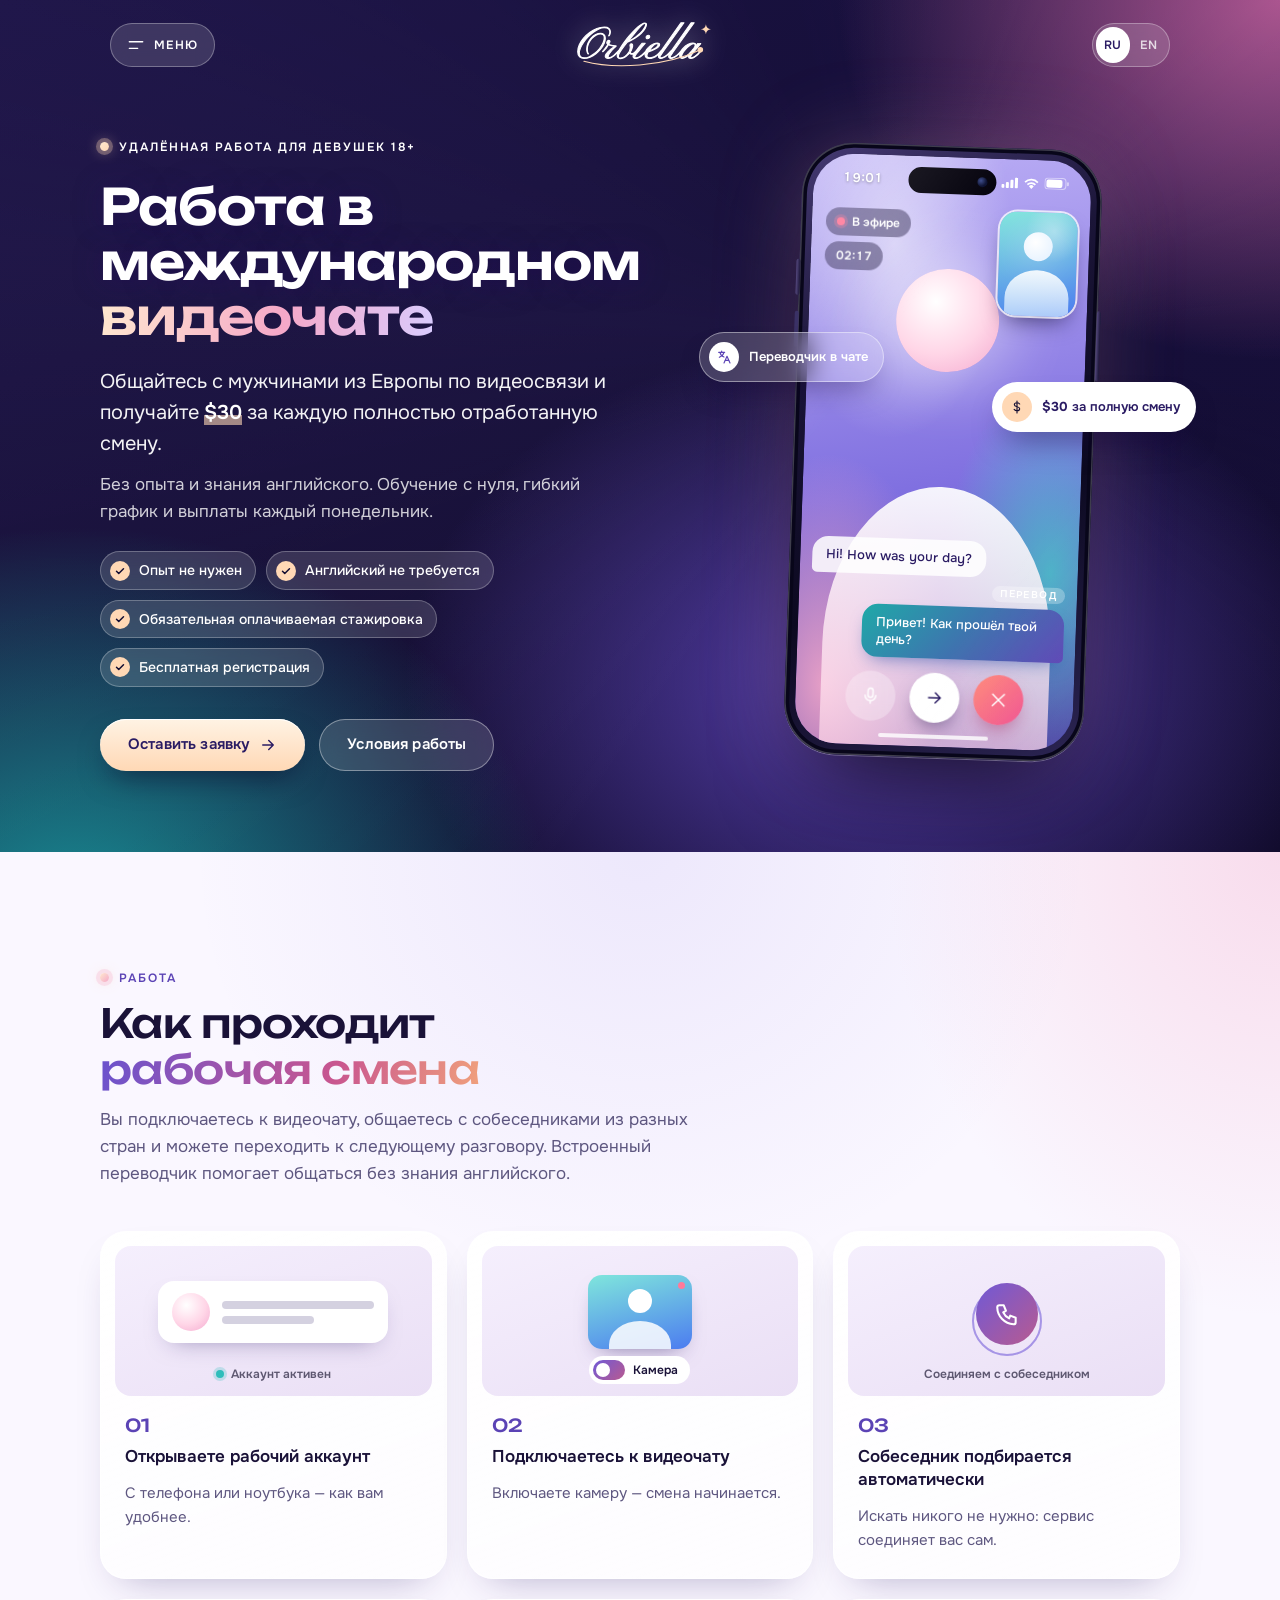
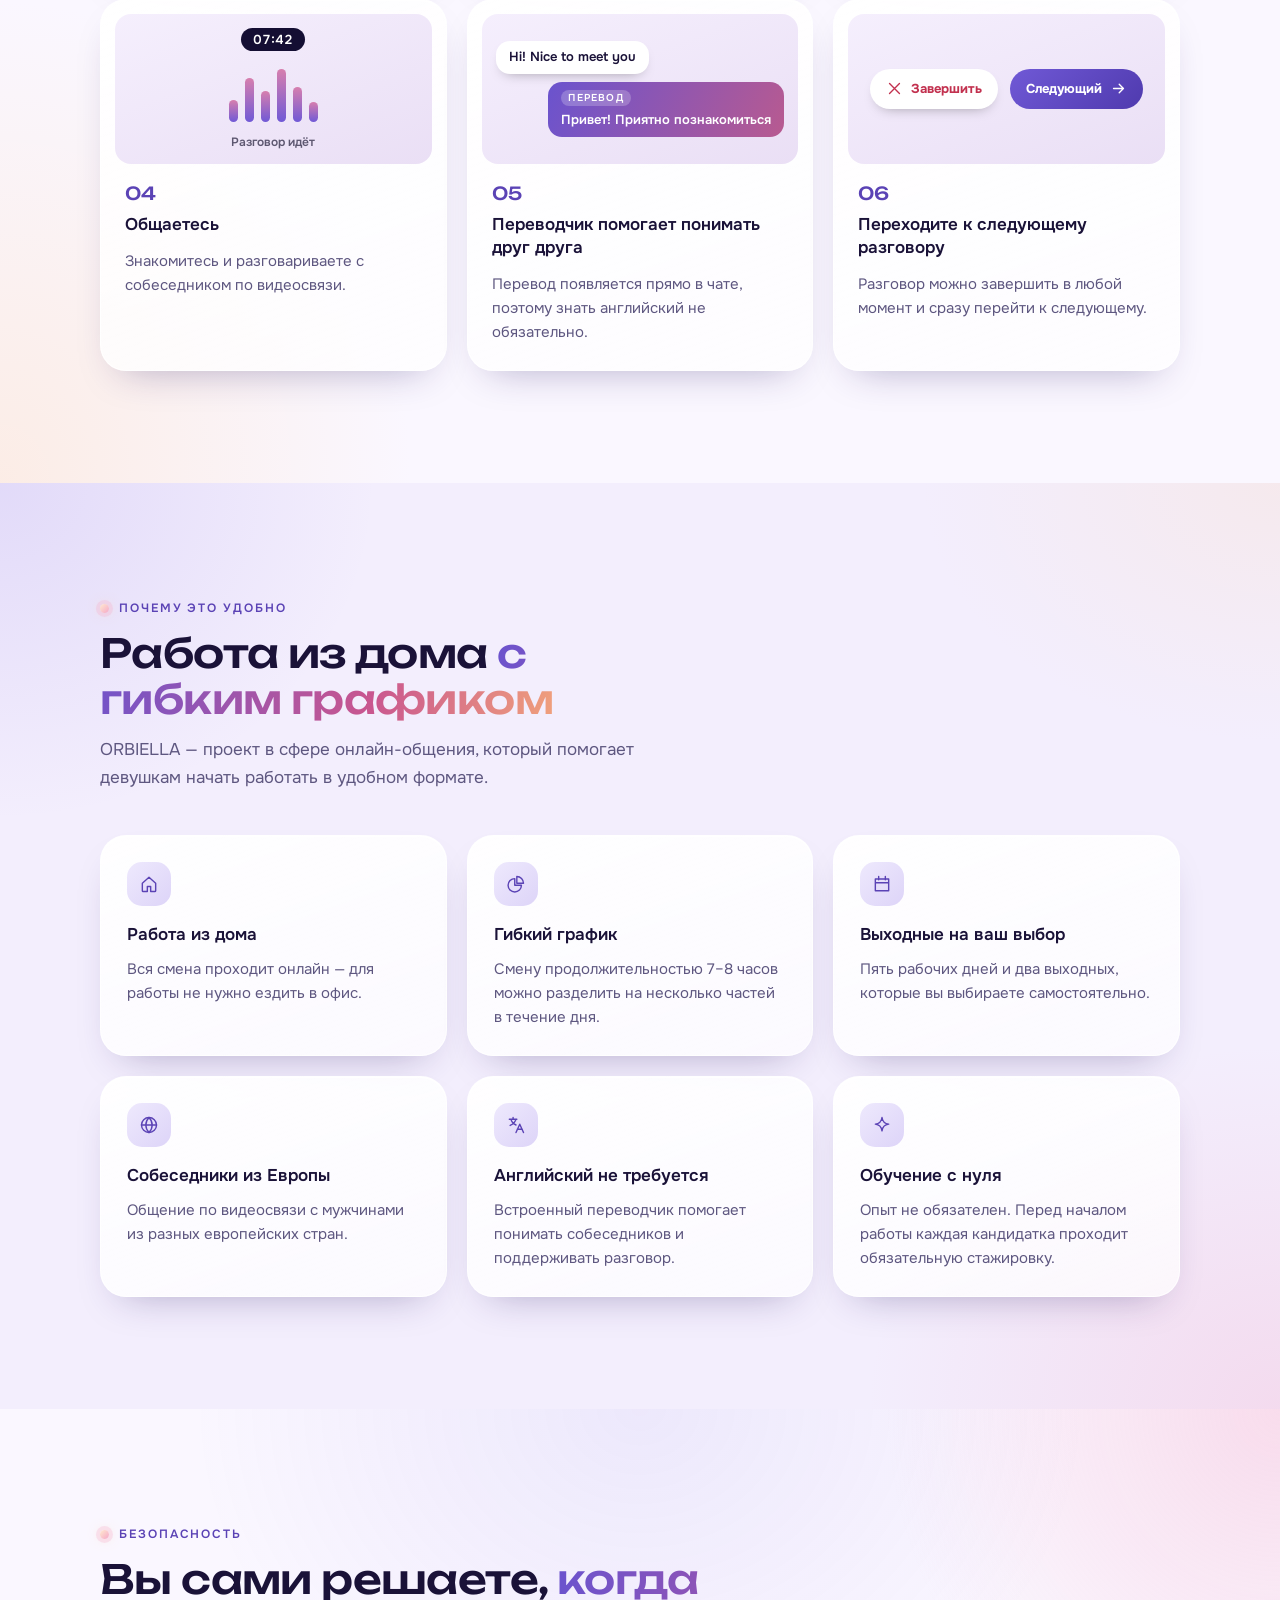
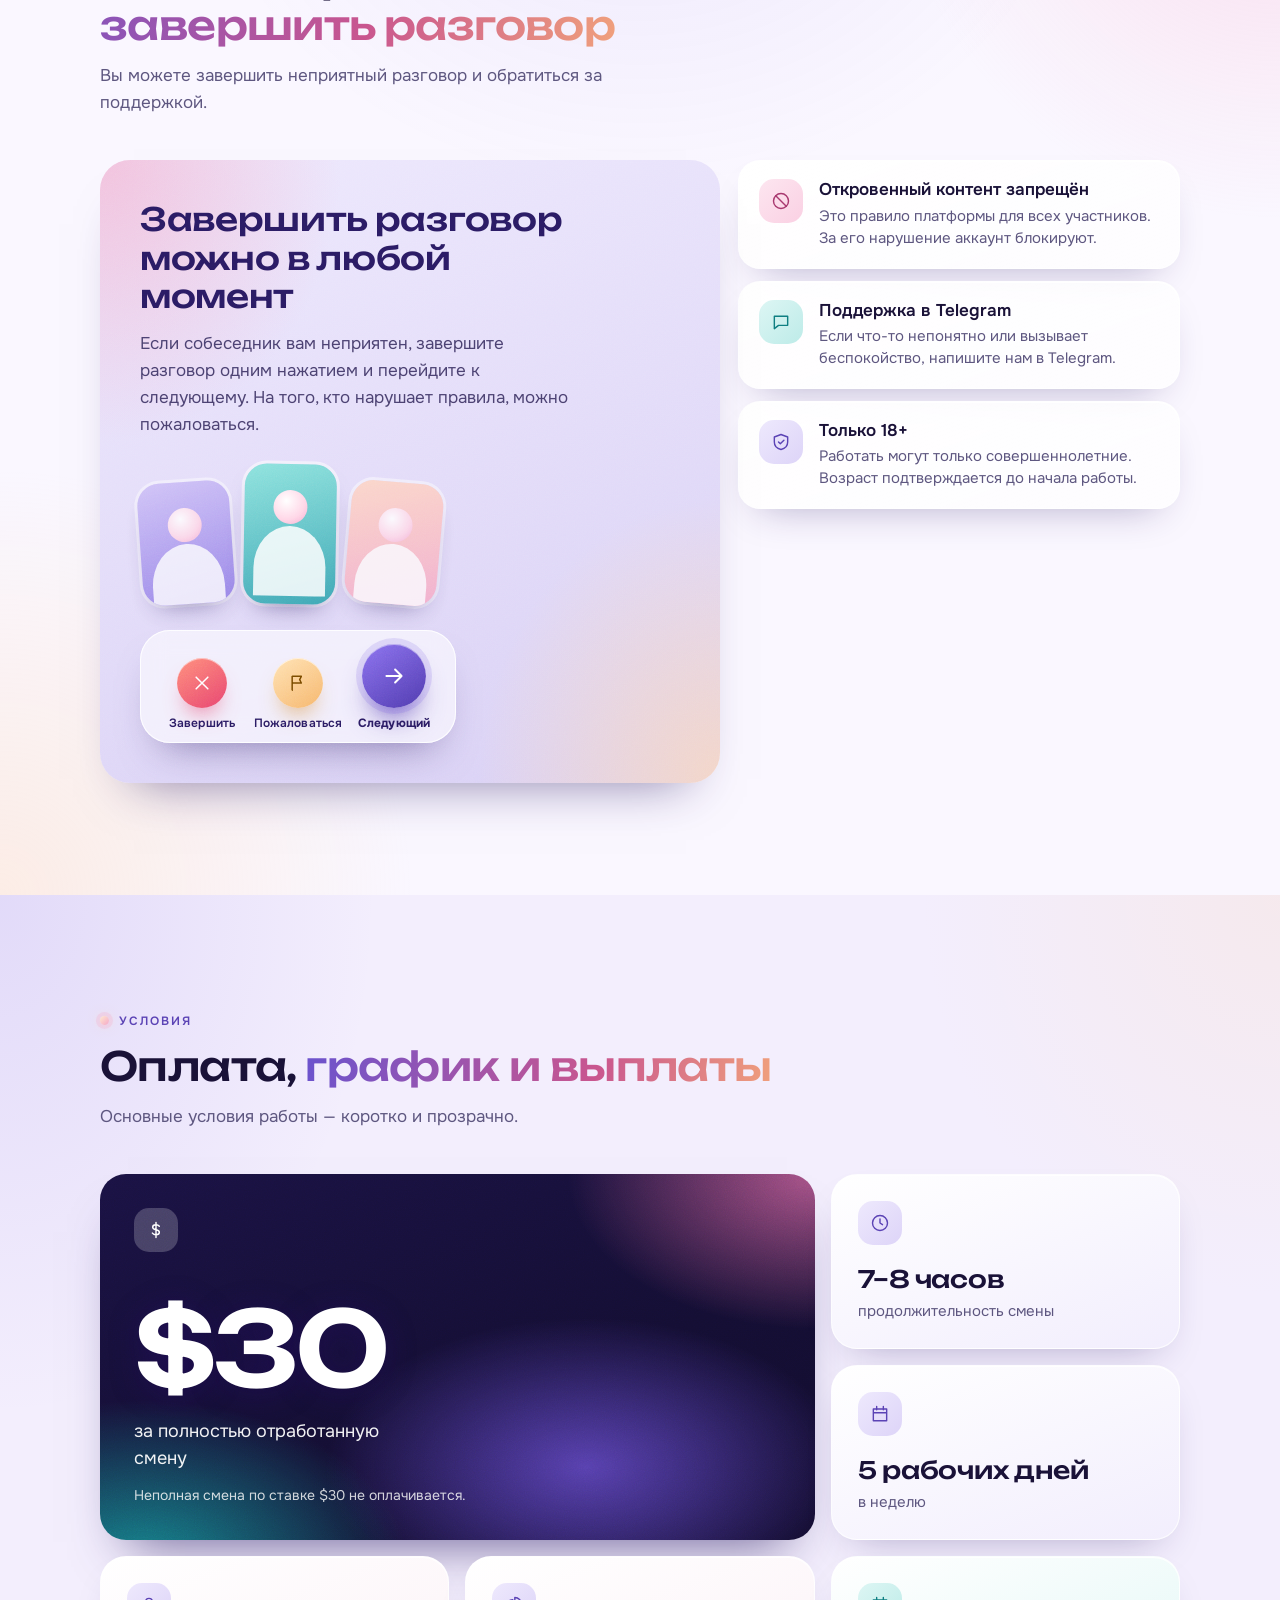
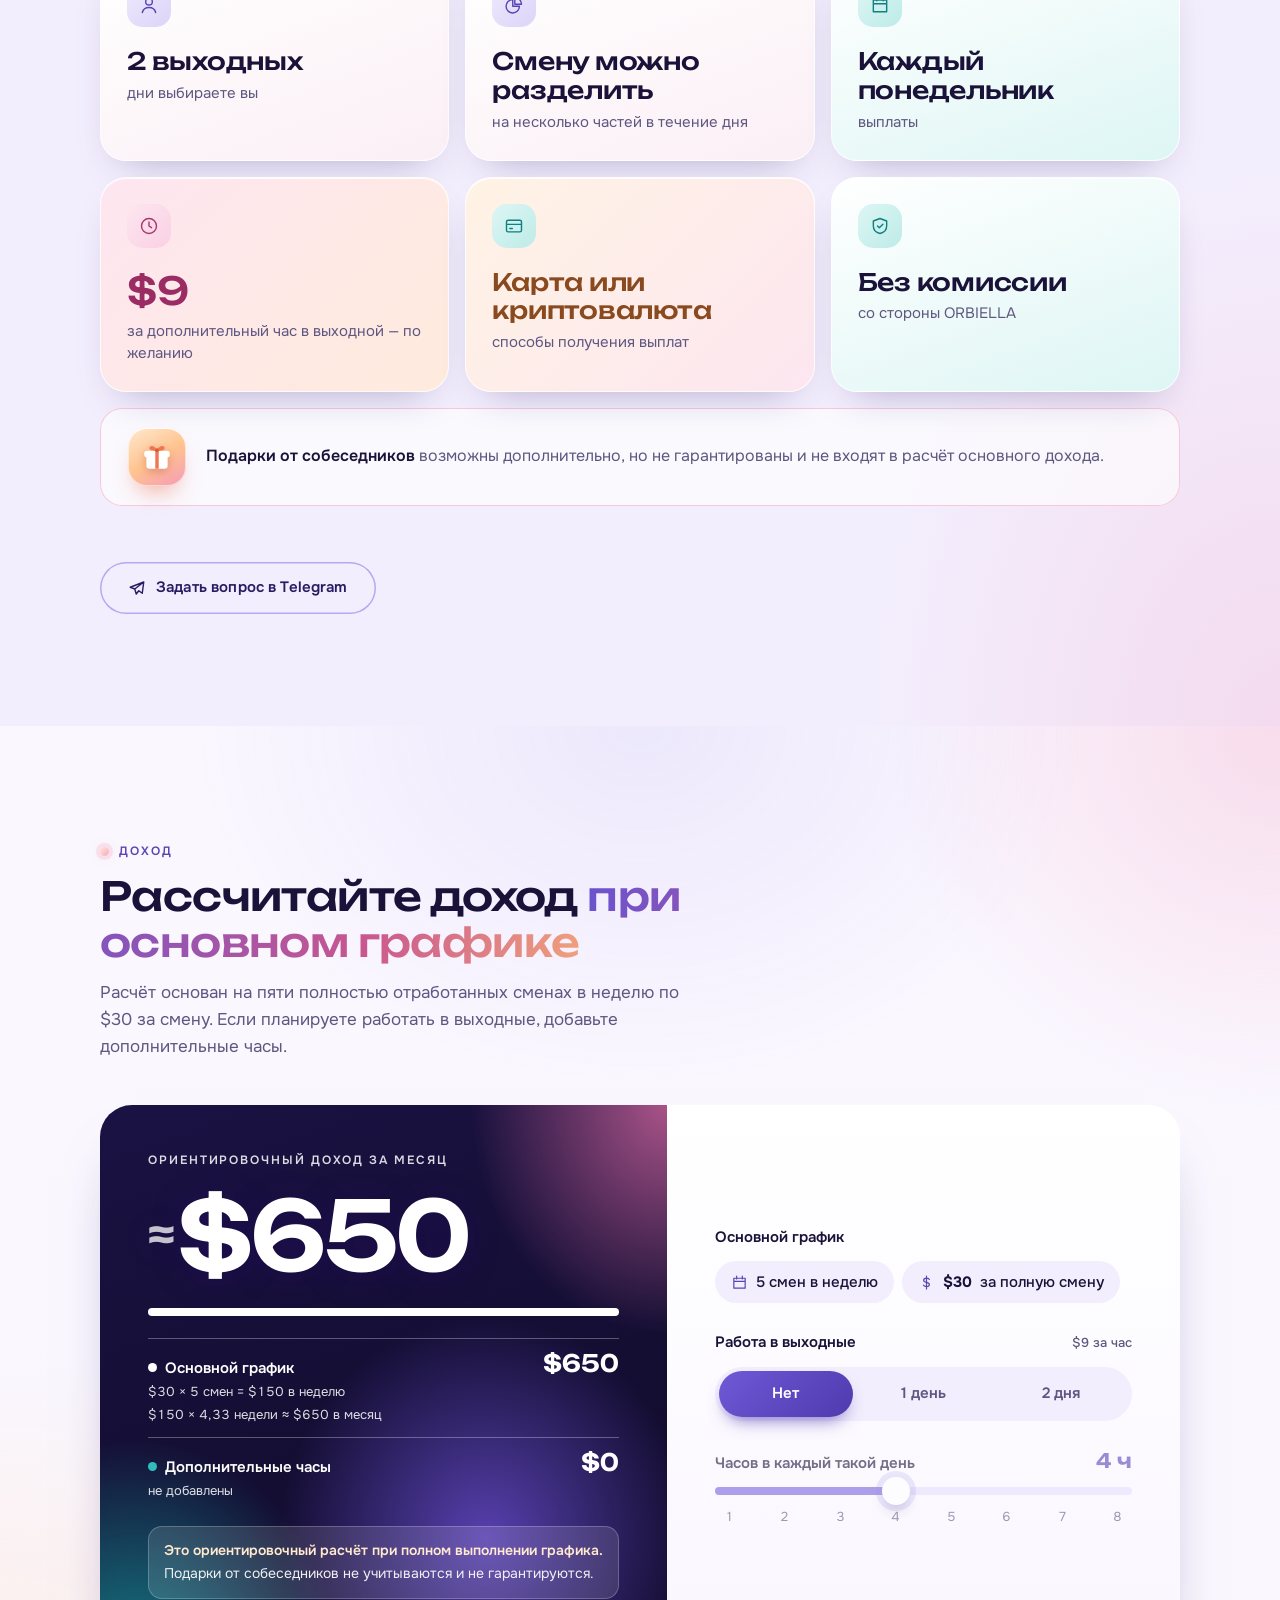
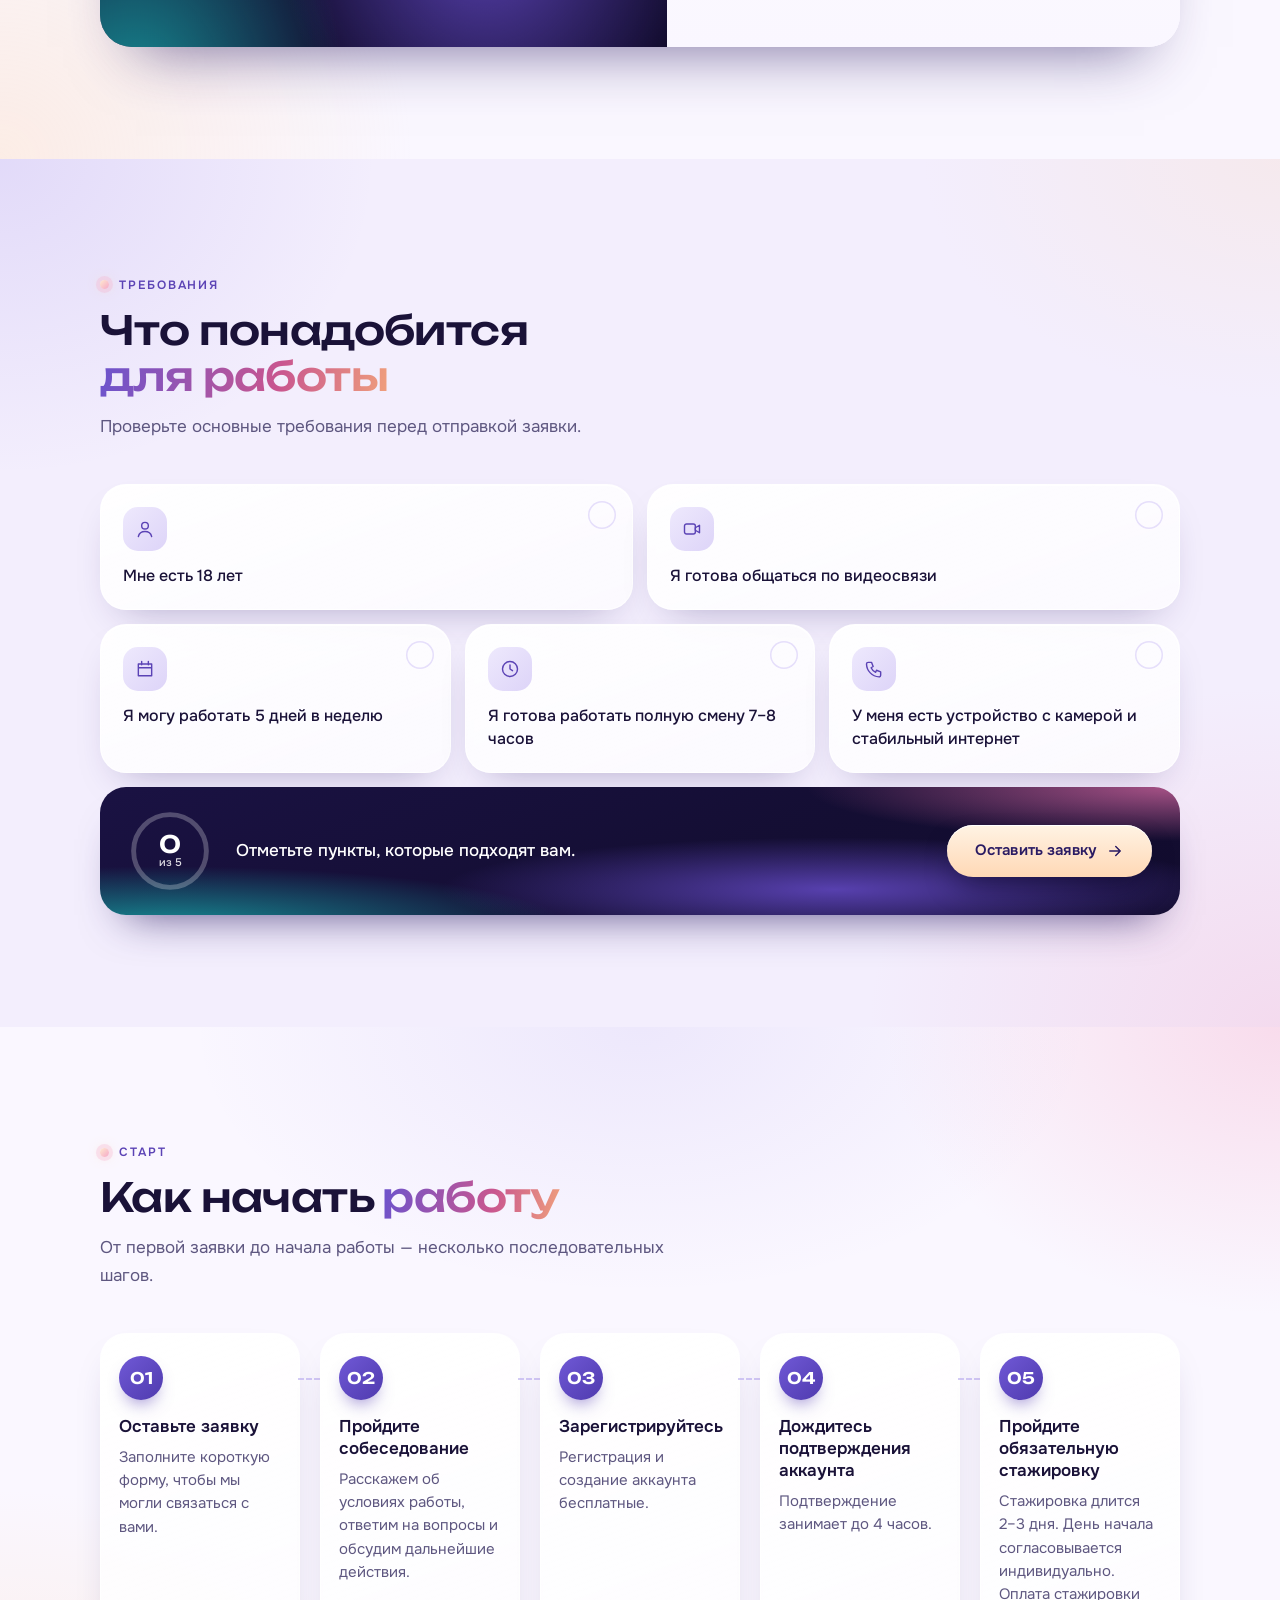
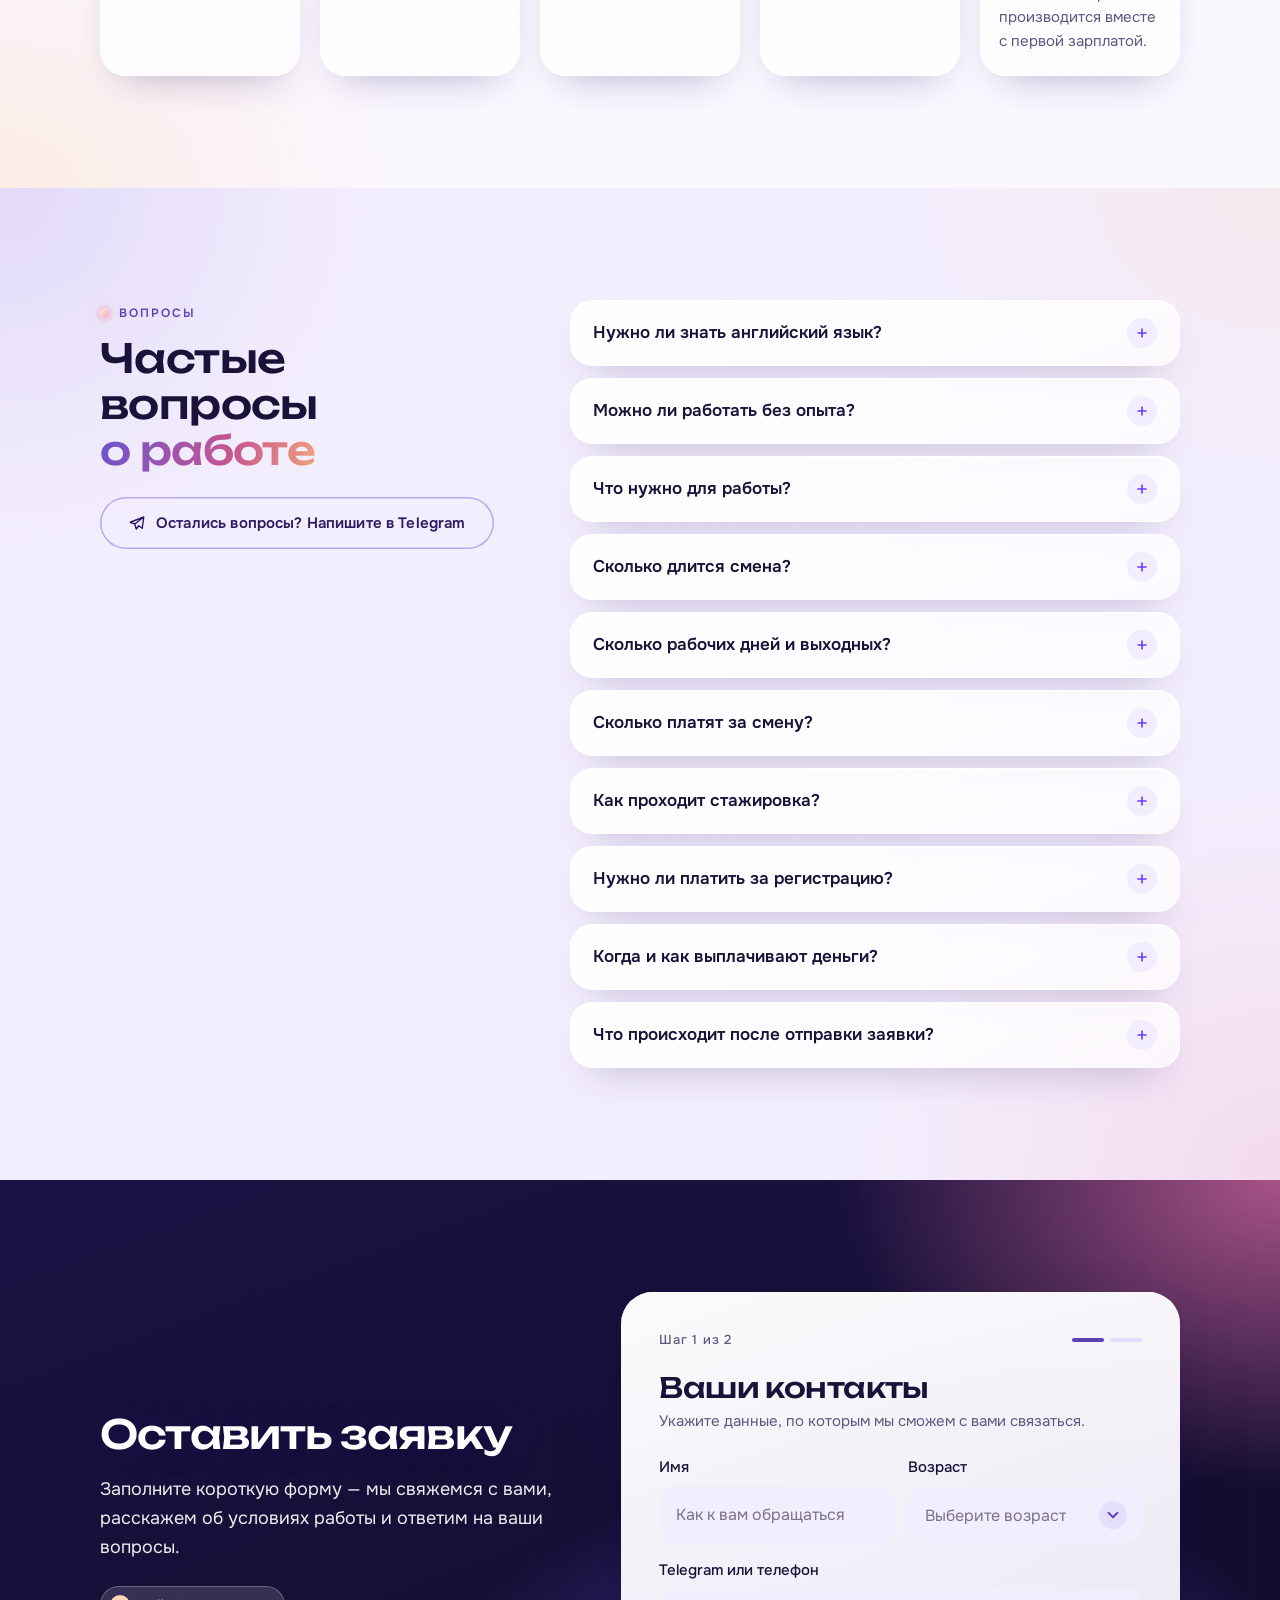
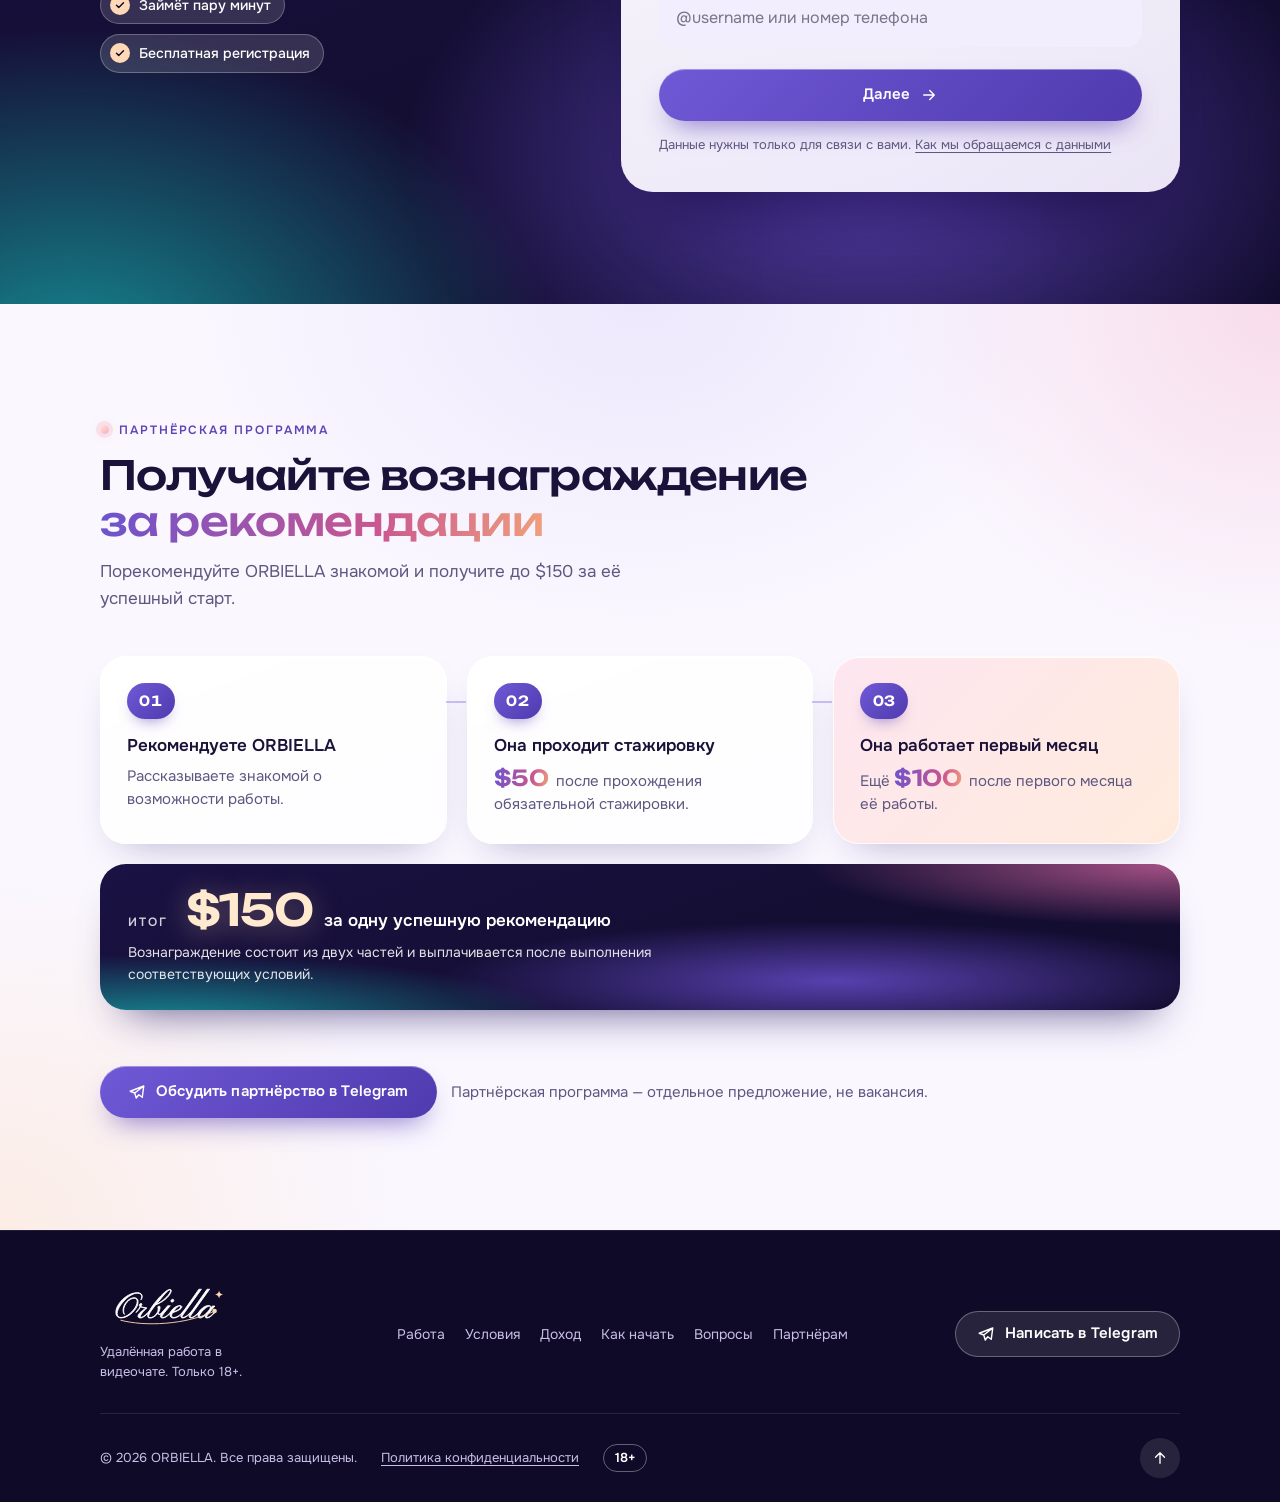
<file: site/index.full-no-caption.html>
<!doctype html>
<html lang="ru" data-ot="light">
<head>
<meta charset="utf-8">
<meta name="viewport" content="width=device-width, initial-scale=1, viewport-fit=cover">
<title>ORBIELLA — работа в международном видеочате: условия, выплаты, заявка</title>
<meta name="description" content="Удалённая работа в международном видеочате: $30 за полностью отработанную смену, выплаты каждый понедельник, без опыта и знания английского.">
<meta name="theme-color" content="#140E33">
<meta property="og:type" content="website">
<meta property="og:site_name" content="Orbiella">
<meta property="og:title" content="ORBIELLA — работа в международном видеочате">
<meta property="og:description" content="Удалённая работа в международном видеочате: $30 за полностью отработанную смену, выплаты каждый понедельник, переводчик в чате.">
<meta name="twitter:card" content="summary">
<link rel="icon" href="data:image/svg+xml,%3Csvg xmlns='http://www.w3.org/2000/svg' viewBox='0 0 64 64'%3E%3Cdefs%3E%3CradialGradient id='a' cx='.15' cy='1' r='1.1'%3E%3Cstop offset='0' stop-color='%2319C3C0'/%3E%3Cstop offset='.55' stop-color='%237544DB'/%3E%3Cstop offset='1' stop-color='%23100B25'/%3E%3C/radialGradient%3E%3C/defs%3E%3Ccircle cx='32' cy='32' r='32' fill='url(%23a)'/%3E%3Cellipse cx='32' cy='33' rx='24' ry='9' transform='rotate(-12 32 33)' fill='none' stroke='%23FFD8B5' stroke-width='3'/%3E%3Ccircle cx='53' cy='24' r='4' fill='%23FFE9C8'/%3E%3C/svg%3E">
<link rel="preconnect" href="https://fonts.googleapis.com">
<link rel="preconnect" href="https://fonts.gstatic.com" crossorigin>
<link rel="preload" as="style" href="https://fonts.googleapis.com/css2?family=Unbounded:wght@400;500;600&family=Onest:wght@400;500;600&display=swap">
<link href="https://fonts.googleapis.com/css2?family=Unbounded:wght@400;500;600&family=Onest:wght@400;500;600&display=swap" rel="stylesheet" media="print" onload="this.media='all'">
<noscript><link href="https://fonts.googleapis.com/css2?family=Unbounded:wght@400;500;600&family=Onest:wght@400;500;600&display=swap" rel="stylesheet"></noscript>
<script>document.documentElement.classList.add("js");try{var __t=localStorage.getItem("theme");document.documentElement.setAttribute("data-ot",__t==="dark"?"dark":"light")}catch(e){}</script>
<style>
/* =====================================================================
   ORBIELLA — Aurora Social (первоначальная яркая версия, утверждённая владельцем)
   Светлая тема = превью Aurora Social как есть. Тёмная тема — тот же дизайн на глубоком фиолетовом.
   ===================================================================== */
:root{
  --plum-950:#140E33;--plum-800:#2A1B63;--plum-600:#4A38A0;
  --violet-600:#5B43B5;--violet-500:#7A62E0;--violet-300:#B7A9F0;--gold:#FFD8B5;--gold2:#FFE9CF;--rose:#F5A8C8;
  --lav-200:#E6DFFB;--lav-100:#F2EEFD;--lav-50:#FAF7FF;
  --teal-400:#2FBDBB;--teal-100:#DDF6F4;--teal-700:#0F7F82;
  --rose-300:#F5A8C8;--rose-100:#FDE6F0;--rose-700:#A8386F;
  --coral-400:#F2A27A;--coral-100:#FFEBDD;
  --fd:"Unbounded","Onest",system-ui,sans-serif;--f:"Onest",system-ui,-apple-system,"Segoe UI",Roboto,sans-serif;
  --aurora:radial-gradient(58% 72% at 6% 108%,rgba(22,154,158,.88),transparent 64%),radial-gradient(54% 66% at 100% 0%,rgba(184,90,144,.9),transparent 64%),radial-gradient(52% 58% at 68% 80%,rgba(91,67,181,.95),transparent 70%),linear-gradient(160deg,#1A1243,#140E33 58%,#120C2E);
  --r-s:12px;--r-m:16px;--r-l:26px;--r-xl:32px;
  --sp-3:24px;--sp-4:32px;--sp-5:56px;--sp-6:80px;--sec:clamp(72px,9vw,112px);--gap:20px;
  --ease:cubic-bezier(.16,1,.3,1);--dur:.25s;--wrap:1080px;--pad:clamp(20px,4vw,32px);
  --fs-xs:.8125rem;--fs-s:.9375rem;--fs-m:1rem;--fs-l:1.125rem;--fs-xl:1.5rem;--danger:#C0334F;
  /* запасные значения */
  --ground:#FAF7FF;--ink:#1A1238;--muted:#5E5780;color-scheme:light;
}
html[data-ot="light"],html:not([data-ot]){
  --ground:#FAF7FF;--ink:#1A1238;--muted:#5E5780;--accent:#5B43B5;--line:rgba(42,27,99,.12);--line2:rgba(42,27,99,.2);
  --wash:radial-gradient(44% 54% at 100% 0%,rgba(245,168,200,.34),transparent 70%),radial-gradient(46% 56% at 0% 100%,rgba(255,216,181,.34),transparent 70%),radial-gradient(50% 50% at 50% 0%,rgba(122,98,224,.1),transparent 70%),#FAF7FF;
  --wash2:radial-gradient(42% 52% at 0% 0%,rgba(122,98,224,.14),transparent 70%),radial-gradient(46% 56% at 100% 100%,rgba(245,168,200,.28),transparent 70%),radial-gradient(40% 40% at 100% 0%,rgba(255,216,181,.22),transparent 70%),#F3EEFD;
  --card:linear-gradient(160deg,rgba(255,255,255,.95),rgba(255,255,255,.7));--card-ring:rgba(255,255,255,.8);--card-sh:0 1px 0 rgba(255,255,255,.9) inset,0 18px 40px -22px rgba(42,27,99,.38);
  --t-lav:linear-gradient(160deg,#fff,#F2EEFD);--t-lav2:linear-gradient(160deg,#fff,#FBEFF5);--t-teal:linear-gradient(160deg,#fff,#DDF6F4);--t-rose:linear-gradient(135deg,#FDE6F0,#FFEBDD);--t-card:linear-gradient(135deg,#FFF3E4,#FDE6F0);
  --t-x-ink:#9A2C63;--t-card-ink:#8A4A1F;
  --cv-bg:linear-gradient(135deg,#EEE9FD,#DDD4F8);--cv-fg:#5B43B5;--ct-bg:linear-gradient(135deg,#DDF6F4,#BDEBE8);--ct-fg:#0F7F82;--cr-bg:linear-gradient(135deg,#FDE6F0,#FAD0E3);--cr-fg:#A8386F;--cc-bg:linear-gradient(135deg,#FFF0DE,#FFD8B5);--cc-fg:#B5642A;
  --gift-bg:rgba(255,255,255,.65);--gift-ring:rgba(245,168,200,.6);
  --calc-in:linear-gradient(180deg,#fff,#FAF7FF);--field:#F2EEFD;--seg-bg:#F2EEFD;--pill-bg:#F2EEFD;--track:#E6DFFB;--tick:#5E5780;
  --scrim:linear-gradient(180deg,rgba(250,247,255,0),rgba(250,247,255,.95) 36%);--vis-bg:linear-gradient(160deg,#F5EFFD,#EADFF5);--vis-sub:#5D5770;--vis-pill:#fff;
  --sq1:linear-gradient(165deg,#CDBFF7,#8D78E6);--q-ck:#E6DFFB;--q-on:linear-gradient(160deg,#fff,#FFF1E2);--q-on-ring:rgba(245,168,200,.95);--sf-bg:radial-gradient(60% 70% at 100% 100%,rgba(255,216,181,.7),transparent 65%),radial-gradient(60% 70% at 0% 0%,rgba(245,168,200,.6),transparent 65%),linear-gradient(160deg,#EEE9FD,#D9D0F5);--sf-ink:#2A1B63;--sf-tx:#4A4070;
  color-scheme:light;
}
html[data-ot="dark"]{
  --ground:#110B2C;--ink:#F2EEFD;--muted:#B9B0DA;--accent:#B7A9F0;--line:rgba(255,255,255,.1);--line2:rgba(255,255,255,.18);
  --wash:radial-gradient(42% 52% at 100% 0%,rgba(245,168,200,.14),transparent 70%),radial-gradient(46% 56% at 0% 100%,rgba(255,216,181,.07),transparent 70%),radial-gradient(50% 50% at 50% 0%,rgba(122,98,224,.22),transparent 70%),#110B2C;
  --wash2:radial-gradient(42% 52% at 0% 0%,rgba(122,98,224,.2),transparent 70%),radial-gradient(46% 56% at 100% 100%,rgba(245,168,200,.1),transparent 70%),#170F3A;
  --card:linear-gradient(160deg,rgba(255,255,255,.09),rgba(255,255,255,.04));--card-ring:rgba(255,255,255,.1);--card-sh:0 18px 40px -22px rgba(0,0,0,.7);
  --t-lav:linear-gradient(160deg,rgba(255,255,255,.09),rgba(255,255,255,.04));--t-lav2:linear-gradient(160deg,rgba(255,255,255,.09),rgba(255,255,255,.04));--t-teal:linear-gradient(160deg,rgba(63,214,200,.16),rgba(255,255,255,.04));--t-rose:linear-gradient(135deg,rgba(245,168,200,.2),rgba(242,162,122,.14));--t-card:linear-gradient(135deg,rgba(255,216,181,.16),rgba(245,168,200,.12));
  --t-x-ink:#FFC2DA;--t-card-ink:#FFD8B5;
  --cv-bg:rgba(112,89,214,.28);--cv-fg:#D6CEFA;--ct-bg:rgba(63,214,200,.2);--ct-fg:#8EF0E6;--cr-bg:rgba(245,168,200,.2);--cr-fg:#FFB8D5;--cc-bg:rgba(255,216,181,.2);--cc-fg:#FFD8B5;
  --gift-bg:rgba(255,255,255,.06);--gift-ring:rgba(245,168,200,.4);
  --calc-in:linear-gradient(180deg,#1B1346,#150F3A);--field:rgba(255,255,255,.08);--seg-bg:rgba(255,255,255,.08);--pill-bg:rgba(255,255,255,.08);--track:rgba(255,255,255,.16);--tick:#B9ADD8;
  --scrim:linear-gradient(180deg,rgba(21,10,46,0),rgba(21,10,46,.95) 36%);--vis-bg:linear-gradient(160deg,#2A2060,#1F1750);--vis-sub:#B9ADD8;--vis-pill:rgba(255,255,255,.12);
  --sq1:linear-gradient(165deg,#CDBFF7,#8D78E6);--q-ck:rgba(255,255,255,.2);--q-on:linear-gradient(160deg,rgba(255,216,181,.16),rgba(255,255,255,.05));--q-on-ring:rgba(245,168,200,.8);--sf-bg:radial-gradient(60% 70% at 100% 100%,rgba(22,154,158,.34),transparent 65%),radial-gradient(60% 70% at 0% 0%,rgba(184,90,144,.38),transparent 65%),linear-gradient(160deg,#2B2066,#1F1650);--sf-ink:#F2EEFD;--sf-tx:#D6CFF0;
  color-scheme:dark;
}
*,*::before,*::after{box-sizing:border-box}
html{scroll-behavior:smooth;-webkit-text-size-adjust:100%;overflow-x:clip;background:var(--ground)}
body{margin:0;font:400 var(--fs-m)/1.6 var(--f);color:var(--ink);background:var(--ground);overflow-x:clip;-webkit-font-smoothing:antialiased}
img,svg{max-width:100%}
h1,h2,h3,h4,p,ul,ol,dl,dd,figure{margin:0}
ul,ol{padding:0;list-style:none}
a{color:inherit}
button,input,textarea{font:inherit;color:inherit}
button{cursor:pointer}
.wrap{width:100%;max-width:calc(var(--wrap) + var(--pad) * 2);margin-inline:auto;padding-inline:max(var(--pad),env(safe-area-inset-left,0px))}
.vh{position:absolute;width:1px;height:1px;overflow:hidden;clip:rect(0 0 0 0);white-space:nowrap}
.skip{position:fixed;left:12px;top:-60px;z-index:200;padding:12px 18px;border-radius:12px;background:#fff;color:var(--plum-800);font-weight:600;text-decoration:none;transition:top .2s}
.skip:focus{top:12px}
:focus-visible{outline:3px solid var(--violet-500);outline-offset:3px;border-radius:10px}
section{position:relative}
.grain::after{content:"";position:absolute;inset:0;pointer-events:none;opacity:.16;mix-blend-mode:overlay;background-image:url("data:image/svg+xml,%3Csvg xmlns='http://www.w3.org/2000/svg' width='160' height='160'%3E%3Cfilter id='n'%3E%3CfeTurbulence type='fractalNoise' baseFrequency='.9' numOctaves='2' stitchTiles='stitch'/%3E%3C/filter%3E%3Crect width='100%25' height='100%25' filter='url(%23n)'/%3E%3C/svg%3E")}

/* ---------- секции ---------- */
.sec{padding:var(--sec) 0;background:var(--wash);color:var(--ink)}
.sec.s-flip{background:var(--wash2)}
.eyebrow{display:inline-flex;align-items:center;gap:10px;font:600 .75rem/1 var(--f);letter-spacing:.16em;text-transform:uppercase;color:var(--accent)}
.eyebrow::before{content:"";width:9px;height:9px;border-radius:50%;background:linear-gradient(135deg,#FFE9CF,#F5A8C8);box-shadow:0 0 0 4px rgba(245,168,200,.28),0 0 12px rgba(255,216,181,.7)}
.eyebrow svg{display:none}
.head{max-width:700px;margin-bottom:clamp(28px,4vw,44px)}
.head .eyebrow{margin-bottom:16px}
h2{font:500 clamp(1.5rem,3.4vw,2.5rem)/1.15 var(--fd);letter-spacing:-.015em;text-wrap:balance;color:var(--ink)}
h1 em,h2 em{font-style:normal;background:linear-gradient(100deg,#6A53CE,#C9568F 62%,#F0A07C);-webkit-background-clip:text;background-clip:text;color:transparent}
html[data-ot="dark"] h2 em{background:linear-gradient(100deg,#B7A9F0,#F5A8C8 60%,#FFD8B5);-webkit-background-clip:text;background-clip:text;color:transparent}
html[data-ot="dark"] .ui .rp{background:rgba(255,255,255,.12);color:#F2EEFD;box-shadow:0 0 0 1px rgba(255,255,255,.28) inset}
.head p{margin-top:14px;max-width:54ch;color:var(--muted);font-size:1.0625rem}
h3{font:600 1.0625rem/1.35 var(--f)}

/* ---------- кнопки ---------- */
.btn{display:inline-flex;align-items:center;justify-content:center;gap:10px;min-height:52px;padding:0 28px;border:0;border-radius:99px;font:600 var(--fs-s)/1 var(--f);letter-spacing:.01em;text-decoration:none;text-align:center;transition:transform .25s var(--ease),box-shadow .25s,background .25s,color .25s;-webkit-tap-highlight-color:transparent;touch-action:manipulation}
.btn svg{width:18px;height:18px;flex:none;fill:none;stroke:currentColor;stroke-width:1.9;stroke-linecap:round;stroke-linejoin:round;transition:transform .25s var(--ease)}
.btn:active{transform:scale(.985)}
.btn[disabled],.btn.is-loading{opacity:.75;pointer-events:none}
.btn.is-loading::after{content:"";width:18px;height:18px;border-radius:50%;border:2px solid currentColor;border-right-color:transparent;animation:spin .8s linear infinite}
.btn-primary{background:linear-gradient(135deg,#7059D6,#4F3AAE);color:#fff;box-shadow:0 14px 28px -12px rgba(91,67,181,.75),0 1px 0 rgba(255,255,255,.35) inset}
.btn-ghost{background:transparent;color:var(--plum-800);box-shadow:0 0 0 1.5px var(--violet-300) inset}
html[data-ot="dark"] .btn-ghost{color:#F2EEFD;box-shadow:0 0 0 1.5px rgba(185,162,255,.5) inset}
@media (hover:hover){.btn:hover{transform:translateY(-2px)}.btn:hover svg{transform:translateX(3px)}.btn-primary:hover{box-shadow:0 18px 34px -12px rgba(91,67,181,.9),0 1px 0 rgba(255,255,255,.35) inset}.btn-ghost:hover{background:rgba(112,89,214,.1)}}
/* на сиянии: жемчужная и стеклянная */
.hero .btn-primary,.apply .btn-primary,.ptotal .btn-primary,.calc-out .btn-primary,.sum .btn-primary,.menu .btn-primary{background:linear-gradient(180deg,#FFF3E4,#FFD8B5);color:var(--plum-800);box-shadow:0 14px 30px -10px rgba(10,5,40,.6),0 1px 0 #fff inset}
.hero .btn-ghost,.apply .btn-ghost{background:rgba(255,255,255,.14);color:#fff;box-shadow:0 0 0 1px rgba(255,255,255,.38) inset;-webkit-backdrop-filter:blur(10px);backdrop-filter:blur(10px)}
.form .btn-primary{background:linear-gradient(135deg,#7059D6,#4F3AAE);color:#fff;box-shadow:0 14px 28px -12px rgba(91,67,181,.75),0 1px 0 rgba(255,255,255,.35) inset}
.form .btn-ghost{background:transparent;color:var(--plum-800);box-shadow:0 0 0 1.5px var(--violet-300) inset;backdrop-filter:none}
.cta-row{display:flex;flex-wrap:wrap;gap:12px 14px;align-items:center}
.sec-cta{margin-top:var(--sp-5)}
.linkbtn,.fnote button{padding:0;border:0;background:none;color:inherit;text-decoration:underline;text-underline-offset:3px;font:inherit}

/* ---------- шапка: стеклянные капсулы поверх сияния ---------- */
.top{position:fixed;left:0;right:0;top:0;z-index:60;padding:14px max(var(--pad),env(safe-area-inset-left,0px)) 0;transition:transform .55s var(--ease)}
.top.hide{transform:translateY(-130%)}
.bar{position:relative;max-width:var(--wrap);height:62px;margin:0 auto;display:grid;grid-template-columns:1fr auto 1fr;align-items:center;gap:12px;padding:0 9px;border-radius:99px;border:1px solid transparent;transition:background .4s var(--ease),border-color .4s,box-shadow .4s}
.top.scrolled .bar{background:rgba(20,14,51,.82);border-color:rgba(255,255,255,.16);box-shadow:0 18px 40px -22px rgba(20,5,60,.7);-webkit-backdrop-filter:blur(16px);backdrop-filter:blur(16px)}
.menu-btn{justify-self:start;display:inline-flex;align-items:center;gap:8px;height:44px;padding:0 16px;border:0;border-radius:99px;background:rgba(255,255,255,.14);box-shadow:0 0 0 1px rgba(255,255,255,.3) inset;-webkit-backdrop-filter:blur(10px);backdrop-filter:blur(10px);color:#fff;font:600 .75rem/1 var(--f);letter-spacing:.12em;text-transform:uppercase}
.menu-btn svg{width:20px;height:20px;fill:none;stroke:currentColor;stroke-width:1.7;stroke-linecap:round}
.menu-btn:hover,.menu-btn[aria-expanded="true"]{background:rgba(255,255,255,.24)}
.tools{justify-self:end}
.langtog{display:flex;align-items:center;gap:2px;height:44px;padding:4px;border:0;border-radius:99px;background:rgba(255,255,255,.14);box-shadow:0 0 0 1px rgba(255,255,255,.3) inset;-webkit-backdrop-filter:blur(10px);backdrop-filter:blur(10px)}
.langtog .lt{display:grid;place-items:center;min-width:34px;height:100%;padding:0 6px;border-radius:99px;font:600 .75rem/1 var(--f);letter-spacing:.08em;color:rgba(255,255,255,.78);transition:background .3s var(--ease),color .2s}
html[lang="ru"] .langtog .lt-ru,html[lang="en"] .langtog .lt-en{background:#fff;color:var(--plum-800)}
.logo{position:relative;display:block;line-height:0;text-decoration:none;color:#fff;justify-self:center}
.logo svg{width:clamp(118px,15vw,164px);height:auto;aspect-ratio:10/3;display:block;overflow:visible}
.logo .u-l{display:none}
.top .logo{perspective:700px}
.top .logo svg{filter:drop-shadow(0 0 14px rgba(255,255,255,.4));transform:rotateX(calc(var(--ry,0) * 1deg)) rotateY(calc(var(--rx,0) * 1deg));transition:filter .6s var(--ease),transform .5s var(--ease)}
.top .logo::after{content:"";position:absolute;inset:0;pointer-events:none;background:linear-gradient(100deg,transparent 34%,rgba(255,236,214,.95) 46%,rgba(150,236,240,.85) 51%,rgba(245,168,200,.8) 56%,transparent 68%) no-repeat;background-size:320% 100%;background-position:130% 0;-webkit-mask:url("[data-uri]") center/contain no-repeat;mask:url("[data-uri]") center/contain no-repeat;opacity:.55}
.js .top .logo{animation:logoIn 1.1s var(--ease) .1s both}
.js .top .logo::after{animation:sheen 1.9s var(--ease) 1s 1 both}
@media (hover:hover) and (pointer:fine){.top .logo:hover::after{animation:sheen2 1.5s var(--ease) 1 both}}
@keyframes logoIn{from{opacity:0;filter:blur(8px);transform:translateY(6px) scale(.97)}to{opacity:1;filter:none;transform:none}}
@keyframes sheen{from{background-position:130% 0}to{background-position:-30% 0}}
@keyframes sheen2{from{background-position:130% 0}to{background-position:-30% 0}}
.menu{position:absolute;left:0;top:calc(100% + 10px);width:min(340px,100%);display:grid;gap:2px;padding:10px;border-radius:var(--r-l);background:rgba(20,14,51,.96);border:1px solid rgba(255,255,255,.16);box-shadow:0 40px 80px -36px rgba(20,5,60,.9);-webkit-backdrop-filter:blur(18px);backdrop-filter:blur(18px);opacity:0;visibility:hidden;transform:translateY(-8px);transition:opacity .25s var(--ease),transform .35s var(--ease),visibility .25s}
.menu.open{opacity:1;visibility:visible;transform:none}
.menu a:not(.btn){display:flex;align-items:center;gap:14px;min-height:48px;padding:0 14px;border-radius:14px;color:#EEE6FF;text-decoration:none;font:500 var(--fs-s)/1.2 var(--f);transition:background .25s}
.menu a:not(.btn) svg{width:20px;height:20px;flex:none;fill:none;stroke:#FFD8B5;stroke-width:1.7;stroke-linecap:round;stroke-linejoin:round}
.menu a:not(.btn):hover,.menu a[aria-current="true"]{background:rgba(255,255,255,.1)}
.menu-f{display:flex;gap:10px;align-items:center;margin-top:8px;padding-top:10px;border-top:1px solid rgba(255,255,255,.14)}
.menu-f .btn{flex:1;min-height:48px}
#themeBtn{display:grid;place-items:center;flex:none;width:48px;height:48px;border:0;border-radius:99px;background:rgba(255,255,255,.14);box-shadow:0 0 0 1px rgba(255,255,255,.3) inset;color:#fff}
#themeBtn:hover{background:rgba(255,255,255,.24)}
#themeBtn svg{width:20px;height:20px;fill:none;stroke:currentColor;stroke-width:1.7;stroke-linecap:round;stroke-linejoin:round}
#themeBtn .moon{display:none}html[data-ot="light"] #themeBtn .sun{display:none}html[data-ot="light"] #themeBtn .moon{display:block}

/* ---------- первый экран ---------- */
.hero{position:relative;overflow:hidden;color:#fff;padding:calc(132px + env(safe-area-inset-top,0px)) 0 var(--sp-6);background:var(--aurora);isolation:isolate}
.hero::before{content:"";position:absolute;inset:0;z-index:-1;background:conic-gradient(from 210deg at 70% 40%,rgba(255,255,255,0),rgba(255,255,255,.16) 18%,rgba(255,255,255,0) 36%,rgba(185,162,255,.18) 58%,rgba(255,255,255,0) 80%);mix-blend-mode:soft-light}
.hero .wrap{position:relative}
.hero-grid{display:grid;grid-template-columns:1.08fr .92fr;gap:clamp(20px,4vw,56px);align-items:center}
.hero .eyebrow{color:#fff}.hero .eyebrow::before{background:linear-gradient(135deg,#FFE9CF,#FFD8B5);box-shadow:0 0 0 4px rgba(255,216,181,.3),0 0 14px rgba(255,216,181,.8)}
.hero h1{margin-top:20px;font:600 clamp(1.7rem,4.2vw,3.125rem)/1.1 var(--fd);letter-spacing:-.02em;text-wrap:balance;text-shadow:0 2px 30px rgba(40,10,110,.35);color:#fff}
.hero h1 span{display:block}
.hero h1 .h1-b{text-wrap:pretty;margin-top:.55em;font:400 max(1rem,.42em)/1.35 var(--f);letter-spacing:0;color:rgba(255,255,255,.9);text-shadow:none}
.hero h1 .h1-b em{background:none;color:inherit;-webkit-text-fill-color:currentColor}
.hero .lead{margin-top:22px;max-width:44ch;font-size:clamp(1.0625rem,1.7vw,1.25rem);line-height:1.55;color:rgba(255,255,255,.95)}
.hero .lead2{margin-top:12px;max-width:46ch;font-size:clamp(.9375rem,1.4vw,1.0625rem);line-height:1.6;color:rgba(255,255,255,.8)}
.hero .lead b{color:#fff;font-weight:600;background:linear-gradient(transparent 62%,rgba(255,216,181,.6) 62%)}
.perks{display:flex;flex-wrap:wrap;gap:10px;margin-top:26px}
.perks li{display:flex;align-items:center;gap:9px;padding:8px 14px 8px 10px;border-radius:99px;background:rgba(255,255,255,.14);box-shadow:0 0 0 1px rgba(255,255,255,.26) inset;-webkit-backdrop-filter:blur(8px);backdrop-filter:blur(8px);font-size:.875rem;font-weight:500}
.perks svg{width:20px;height:20px;flex:none;padding:4px;border-radius:50%;background:var(--gold);stroke:var(--plum-950);fill:none;stroke-width:3;stroke-linecap:round;stroke-linejoin:round}
.hero .cta-row{margin-top:32px}
.hero[data-off] *{animation-play-state:paused!important}
.hero h1 em{font-style:normal;background:linear-gradient(100deg,#FFE9CF,#F5A8C8 55%,#D9CCFF);-webkit-background-clip:text;background-clip:text;color:transparent;text-shadow:none}
.stage-wrap{position:relative}
.stage{position:relative;display:grid;place-items:center;min-height:640px}
/* реалистичный телефон: корпус, кнопки, экран с «островом», статус-бар и индикатор «домой» */
.phone{position:relative;width:min(100%,300px);aspect-ratio:300/612;border-radius:52px;padding:11px;background:linear-gradient(150deg,#463b74 0%,#1b1538 30%,#0c0920 62%,#2c2554 100%);box-shadow:0 0 0 1.5px rgba(255,255,255,.22) inset,0 0 0 5px #08061a inset,0 1px 0 rgba(255,255,255,.3),0 50px 90px -30px rgba(8,4,30,.9),0 0 90px -12px rgba(245,168,200,.35);transform:rotate(2deg);color:#fff}
.phone::before,.phone::after{content:"";position:absolute;width:4px;border-radius:4px;background:linear-gradient(90deg,#55497f,#1c1638)}
.phone::before{left:-3px;top:118px;height:36px;box-shadow:0 52px 0 #3a3166}
.phone::after{right:-3px;top:160px;height:70px}
.scr{position:absolute;inset:11px;border-radius:42px;overflow:hidden;background:#140E33;cursor:pointer;touch-action:manipulation;-webkit-tap-highlight-color:transparent;-webkit-user-select:none;user-select:none;-webkit-touch-callout:none;isolation:isolate}
.scr:focus-visible{outline:3px solid var(--gold);outline-offset:5px;border-radius:42px}
.scr::after{content:"";position:absolute;inset:0;z-index:8;pointer-events:none;border-radius:inherit;background:linear-gradient(125deg,rgba(255,255,255,.17),rgba(255,255,255,0) 30%,rgba(255,255,255,0) 72%,rgba(255,255,255,.06))}
.feed{position:absolute;left:0;top:0;width:100%;height:100%;overflow:hidden;z-index:1;border-radius:0;pointer-events:none;transition:left .6s cubic-bezier(.65,0,.25,1),top .6s cubic-bezier(.65,0,.25,1),width .6s cubic-bezier(.65,0,.25,1),height .6s cubic-bezier(.65,0,.25,1),border-radius .6s cubic-bezier(.65,0,.25,1),box-shadow .5s,z-index 0s .3s}
.feed .av,.feed .bd{position:absolute;left:50%;transform:translateX(-50%)}
.feed .av{top:19%;width:37%;aspect-ratio:1;border-radius:50%}
.feed .bd{bottom:-1%;width:82%;height:45%;border-radius:50% 50% 0 0/60% 60% 0 0}
.fa{background:radial-gradient(70% 55% at 30% 15%,rgba(255,255,255,.55),transparent 60%),radial-gradient(60% 50% at 90% 70%,rgba(63,214,200,.7),transparent 65%),radial-gradient(70% 60% at 10% 90%,rgba(245,168,200,.9),transparent 65%),linear-gradient(170deg,#BBAEF5,#8070E0 55%,#4A38A0)}
.fa .av{background:radial-gradient(circle at 38% 32%,#fff,#FFD6E7 55%,#F4A9CF);box-shadow:0 0 60px 14px rgba(255,255,255,.4)}
.fa .bd{background:linear-gradient(180deg,rgba(255,255,255,.92),rgba(255,214,231,.7))}
.fb{background:radial-gradient(60% 50% at 70% 18%,rgba(255,255,255,.35),transparent 60%),linear-gradient(165deg,#7FE6DC,#4C7CF0)}
.fb .av{background:radial-gradient(circle at 40% 35%,#fff,#EAF4FF 70%);box-shadow:0 0 40px 8px rgba(255,255,255,.35)}
.fb .bd{background:linear-gradient(180deg,rgba(255,255,255,.9),rgba(220,240,255,.65))}
.scr:not(.sw) .fb,.scr.sw .fa{left:calc(100% - 90px);top:52px;width:78px;height:104px;border-radius:18px;z-index:4;box-shadow:0 0 0 2px rgba(255,255,255,.75),0 12px 22px -8px rgba(10,5,40,.6)}
.scr:not(.seen) .fb{animation:pipHint 2.4s ease-in-out 1.6s 3}
@keyframes pipHint{0%,100%{box-shadow:0 0 0 2px rgba(255,255,255,.75),0 12px 22px -8px rgba(10,5,40,.6)}50%{box-shadow:0 0 0 2px #fff,0 0 0 9px rgba(255,216,181,.5),0 12px 22px -8px rgba(10,5,40,.6)}}
.sbar{position:absolute;left:0;right:0;top:0;height:44px;z-index:6;display:flex;align-items:center;justify-content:space-between;padding:2px 22px 0 30px;font:600 .8125rem/1 var(--f);font-variant-numeric:tabular-nums;color:#fff;text-shadow:0 1px 3px rgba(0,0,0,.35);pointer-events:none}
.sbar .isl{position:absolute;left:50%;top:11px;width:88px;height:26px;margin-left:-44px;border-radius:99px;background:#05030d}
.sbar .isl::after{content:"";position:absolute;right:9px;top:8px;width:10px;height:10px;border-radius:50%;background:radial-gradient(circle at 35% 35%,#3b4a8a,#0b1030 60%)}
.sbar .sys{display:flex;align-items:center;gap:5px}
.sbar .sys svg{display:block;fill:currentColor}
.hud{position:absolute;left:14px;top:54px;z-index:5;display:flex;flex-direction:column;align-items:flex-start;gap:6px;pointer-events:none}
.hud .live,.hud .tm{display:flex;align-items:center;gap:7px;height:28px;padding:0 11px;border-radius:99px;background:rgba(20,14,51,.42);-webkit-backdrop-filter:blur(8px);backdrop-filter:blur(8px);font:600 .75rem/1 var(--f)}
.hud .tm{font-variant-numeric:tabular-nums}
.hud .live i{width:8px;height:8px;border-radius:50%;background:#FF7A9A;box-shadow:0 0 0 3px rgba(255,122,154,.3);animation:blink2 1.6s ease-in-out infinite}
.scr .chat{position:absolute;left:12px;right:12px;bottom:88px;z-index:5;display:grid;gap:8px;justify-items:start;pointer-events:none}
.bub{max-width:88%;padding:9px 14px;border-radius:16px 16px 16px 5px;background:rgba(255,255,255,.86);color:var(--plum-800);font-size:.8125rem;line-height:1.35;font-weight:500}
.trw{justify-self:end;display:grid;gap:6px;justify-items:end;animation:fadeIn .4s var(--ease)}
.trw .tag{padding:3px 8px;border-radius:99px;background:rgba(255,255,255,.28);font:600 .625rem/1 var(--f);letter-spacing:.14em;color:#fff}
.trw .bub{border-radius:16px 16px 5px 16px;background:linear-gradient(135deg,#1FA9A8,#5B43B5);color:#fff;box-shadow:0 8px 18px -8px rgba(15,60,160,.6)}
.scr .ctl{position:absolute;left:0;right:0;bottom:24px;z-index:5;display:flex;justify-content:center;gap:14px;pointer-events:none}
.scr .ctl b{display:grid;place-items:center;width:50px;height:50px;border-radius:50%;background:rgba(255,255,255,.28);-webkit-backdrop-filter:blur(8px);backdrop-filter:blur(8px)}
.scr .ctl b.nx{background:#fff;color:var(--plum-800);box-shadow:0 10px 20px -8px rgba(20,5,60,.55)}
.scr .ctl b.end{background:linear-gradient(135deg,#FF8B7B,#F0508F);box-shadow:0 10px 20px -8px rgba(160,20,70,.6)}
.scr .ctl svg{width:20px;height:20px;fill:none;stroke:currentColor;stroke-width:1.7;stroke-linecap:round;stroke-linejoin:round}
.scr .home{position:absolute;left:50%;bottom:8px;z-index:6;width:110px;height:4px;margin-left:-55px;border-radius:4px;background:rgba(255,255,255,.8);pointer-events:none}
.float{position:absolute;display:flex;align-items:center;gap:10px;padding:10px 16px 10px 10px;border-radius:99px;background:rgba(255,255,255,.18);box-shadow:0 0 0 1px rgba(255,255,255,.42) inset,0 16px 30px -14px rgba(20,5,60,.5);-webkit-backdrop-filter:blur(14px);backdrop-filter:blur(14px);font:600 .8125rem/1.2 var(--f);white-space:nowrap;color:#fff;pointer-events:none;z-index:2}
.float i{display:grid;place-items:center;width:30px;height:30px;border-radius:50%;background:#fff;color:var(--violet-600)}
.float svg{width:16px;height:16px;fill:none;stroke:currentColor;stroke-width:1.7;stroke-linecap:round;stroke-linejoin:round}
.float.f1{left:-8px;top:200px}
.float.f2{right:-16px;top:250px;background:#fff;color:var(--plum-800);box-shadow:0 18px 32px -14px rgba(20,5,60,.6)}
.float.f2 i{background:var(--gold);color:var(--plum-950)}
.tap-hint{display:flex;align-items:center;justify-content:center;gap:8px;max-width:300px;margin:14px auto 0;font:500 .8125rem/1.35 var(--f);color:rgba(255,255,255,.84);text-align:left}
.tap-hint svg{width:18px;height:18px;flex:none;fill:none;stroke:var(--gold);stroke-width:1.7;stroke-linecap:round;stroke-linejoin:round}

/* ---------- карточки и иконки ---------- */
.card{border-radius:var(--r-l);background:var(--card);box-shadow:var(--card-sh);border:1px solid var(--card-ring);padding:var(--sp-3);transition:transform var(--dur) var(--ease)}
@media (hover:hover){.card:hover{transform:translateY(-2px)}}
.grid{display:grid;gap:var(--gap)}
.grid>*,.calc>*,.fit>*,.faq>*,.apply-grid>*,.hero-grid>*,.fgrid>*,.bento>*,.safe>*{min-width:0}
.chip{display:grid;place-items:center;width:44px;height:44px;border-radius:15px;flex:none}
.chip svg{width:20px;height:20px;fill:none;stroke:currentColor;stroke-width:1.7;stroke-linecap:round;stroke-linejoin:round}
.chip.cv{background:var(--cv-bg);color:var(--cv-fg)}.chip.ct{background:var(--ct-bg);color:var(--ct-fg)}.chip.cr{background:var(--cr-bg);color:var(--cr-fg)}.chip.cc{background:var(--cc-bg);color:var(--cc-fg)}

/* ---------- как проходит работа ---------- */
.steps6{grid-template-columns:repeat(3,1fr)}
.steps6 .step{display:flex;flex-direction:column;gap:12px;padding:14px 14px 26px}
.steps6 .step .no{font:500 1.125rem/1 var(--fd);color:var(--accent);margin:8px 10px 0}
.steps6 .step h3,.steps6 .step p{margin-inline:10px}
.steps6 .step p{color:var(--muted);font-size:var(--fs-s);line-height:1.6}
.vis{position:relative;display:grid;place-items:center;height:150px;border-radius:var(--r-m);background:var(--vis-bg);overflow:hidden}
.vis small{position:absolute;bottom:12px;left:0;right:0;text-align:center;font-size:.75rem;color:var(--vis-sub);font-weight:600}
.v-acc{align-content:center}
.v-acc .acc{display:flex;align-items:center;gap:12px;width:min(78%,230px);margin-top:-18px;padding:12px 14px;border-radius:16px;background:var(--vis-pill);box-shadow:0 10px 24px -14px rgba(42,27,99,.5)}
.v-acc .ava{width:38px;height:38px;flex:none;border-radius:50%;background:radial-gradient(circle at 38% 32%,#fff,#FFD6E7 55%,#F4A9CF);box-shadow:0 0 0 2px #fff}
.v-acc .ln{display:grid;gap:7px;flex:1}
.v-acc .ln b{display:block;height:8px;border-radius:9px;background:var(--line2)}
.v-acc .ln b:last-child{width:60%}
.v-acc small{display:flex;align-items:center;justify-content:center;gap:7px}
.v-acc small i{width:8px;height:8px;border-radius:50%;background:var(--teal-400);box-shadow:0 0 0 3px rgba(47,189,187,.25);animation:blink2 1.8s ease-in-out infinite}
.v-cam .vf{position:relative;width:104px;height:74px;margin-top:-18px;border-radius:14px;overflow:hidden;background:linear-gradient(165deg,#7FE6DC,#4C7CF0);box-shadow:0 10px 22px -12px rgba(42,27,99,.6)}
.v-cam .vf::before{content:"";position:absolute;left:50%;top:14px;width:24px;height:24px;margin-left:-12px;border-radius:50%;background:#fff}
.v-cam .vf::after{content:"";position:absolute;left:50%;bottom:-6px;width:62px;height:34px;margin-left:-31px;border-radius:50% 50% 0 0/70% 70% 0 0;background:rgba(255,255,255,.85)}
.v-cam .vf i{position:absolute;right:7px;top:7px;z-index:1;width:7px;height:7px;border-radius:50%;background:#FF7A9A;animation:blink2 1.4s ease-in-out infinite}
.v-cam .tg{position:absolute;bottom:12px;display:inline-flex;align-items:center;gap:8px;padding:4px 12px 4px 4px;border-radius:99px;background:var(--vis-pill);font:600 .75rem/1 var(--f);color:var(--ink)}
.v-cam .tg b{position:relative;width:32px;height:20px;border-radius:99px;background:linear-gradient(135deg,#7059D6,#B85A90)}
.v-cam .tg b::after{content:"";position:absolute;top:3px;left:3px;width:14px;height:14px;border-radius:50%;background:#fff;animation:knob 4s var(--ease) infinite}
@keyframes knob{0%,15%{transform:none}30%,85%{transform:translateX(12px)}100%{transform:none}}
.v-call i{position:absolute;border-radius:50%;border:2px solid rgba(112,89,214,.35);animation:ping 3s ease-out infinite}
.v-call i:nth-child(1){width:70px;height:70px}.v-call i:nth-child(2){width:70px;height:70px;animation-delay:-1.5s}
.v-call b{position:relative;display:grid;place-items:center;width:62px;height:62px;margin-top:-14px;border-radius:50%;background:linear-gradient(135deg,#7059D6,#B85A90);color:#fff}
.v-call svg,.v-ctl svg{width:26px;height:26px;fill:none;stroke:currentColor;stroke-width:1.9;stroke-linecap:round;stroke-linejoin:round}
.v-talk .tm{position:absolute;top:14px;padding:5px 12px;border-radius:99px;background:var(--plum-950);color:#fff;font:600 .8125rem/1 var(--f);font-variant-numeric:tabular-nums}
.eq{display:flex;align-items:flex-end;gap:7px;height:56px;margin-top:10px}
.eq i{width:9px;border-radius:5px;background:linear-gradient(180deg,#D77FAE,#7059D6);animation:eq 1.3s ease-in-out infinite}
.eq i:nth-child(1){height:40%}.eq i:nth-child(2){height:78%;animation-delay:-.3s}.eq i:nth-child(3){height:55%;animation-delay:-.6s}.eq i:nth-child(4){height:95%;animation-delay:-.9s}.eq i:nth-child(5){height:62%;animation-delay:-.2s}.eq i:nth-child(6){height:36%;animation-delay:-.5s}
.v-tr{align-content:center;gap:8px;padding:0 14px}
.v-tr div{max-width:88%;padding:8px 13px;border-radius:14px;font-size:.8125rem;line-height:1.3;font-weight:600}
.v-tr .en{justify-self:start;background:var(--vis-pill);color:var(--ink);box-shadow:0 6px 14px -8px rgba(0,0,0,.4)}
.v-tr .ru{justify-self:end;display:grid;gap:6px;background:linear-gradient(115deg,#6A53CE,#B85A90);color:#fff}
.v-tr .ru small{position:static;justify-self:start;margin:0;padding:3px 7px;border-radius:99px;background:rgba(255,255,255,.22);font-size:.625rem;line-height:1;letter-spacing:.12em;color:#fff;text-align:left}
.v-ctl{display:flex;gap:12px;flex-wrap:wrap;justify-content:center;align-content:center;padding:0 12px}
.v-ctl span{display:inline-flex;align-items:center;gap:8px;padding:10px 16px;border-radius:99px;font-weight:700;font-size:.8125rem}
.v-ctl .stop{background:#fff;color:#C2314F;box-shadow:0 6px 14px -8px rgba(0,0,0,.4)}
.v-ctl .next{background:linear-gradient(135deg,#7059D6,#4F3AAE);color:#fff}
.v-ctl svg{width:17px;height:17px}

/* ---------- почему это удобно ---------- */
.life{grid-template-columns:repeat(3,1fr)}
.lf{display:flex;flex-direction:column;gap:10px;padding:26px}
.lf .chip{margin-bottom:8px}
.lf h3{font:600 1.0625rem/1.35 var(--f)}
.lf p{color:var(--muted);font-size:var(--fs-s);line-height:1.6}


.day{position:relative;height:10px;margin-top:auto;border-radius:99px;background:var(--track);overflow:hidden}
.day i{position:absolute;top:0;bottom:0;border-radius:99px;background:linear-gradient(90deg,#7059D6,#C9568F)}
.day i:nth-child(1){left:10%;width:30%}.day i:nth-child(2){left:62%;width:24%}

/* ---------- безопасность ---------- */
.safe{display:grid;grid-template-columns:7fr 5fr;gap:18px;align-items:stretch}
.sf{position:relative;display:flex;flex-direction:column;justify-content:space-between;gap:26px;padding:clamp(24px,4vw,40px);border-radius:30px;color:var(--sf-ink);background:var(--sf-bg);box-shadow:0 30px 50px -34px rgba(42,27,99,.6);overflow:hidden;isolation:isolate}
.sf h3{font:500 clamp(1.4rem,2.6vw,2rem)/1.2 var(--fd);letter-spacing:-.01em;max-width:16ch}
.sf p{margin-top:14px;max-width:40ch;color:var(--sf-tx);font-size:1.0625rem}
.queue{display:flex;gap:12px;align-items:flex-end}
.queue i{display:block;position:relative;width:92px;height:122px;border-radius:22px;box-shadow:0 14px 26px -14px rgba(42,27,99,.6),0 0 0 3px rgba(255,255,255,.55);overflow:hidden}
.queue i::before{content:"";position:absolute;left:50%;top:26px;width:34px;height:34px;margin-left:-17px;border-radius:50%;background:radial-gradient(circle at 38% 32%,#fff,#FFD6E7 60%,#F4A9CF)}
.queue i::after{content:"";position:absolute;left:50%;top:62px;width:72px;height:70px;margin-left:-36px;border-radius:50% 50% 0 0/60% 60% 0 0;background:rgba(255,255,255,.85)}
.queue i:nth-child(1){background:linear-gradient(165deg,#CDBFF7,#8D78E6);transform:rotate(-4deg)}
.queue i:nth-child(2){background:linear-gradient(165deg,#8EE3DE,#3FA7B5);height:140px;transform:rotate(1deg)}
.queue i:nth-child(3){background:linear-gradient(165deg,#FFD6C2,#F5A8C8);opacity:.75;transform:rotate(5deg)}
.ui{display:flex;flex-wrap:wrap;gap:10px}
.ui span{display:inline-flex;align-items:center;gap:8px;height:46px;padding:0 18px;border-radius:99px;font:600 .875rem/1 var(--f)}
.ui .st{background:#fff;color:#C2314F;box-shadow:0 10px 20px -10px rgba(42,27,99,.5)}
.ui .nx{background:linear-gradient(135deg,#7059D6,#4F3AAE);color:#fff;box-shadow:0 12px 22px -10px rgba(91,67,181,.8)}
.ui .rp{background:rgba(255,255,255,.55);color:var(--plum-800);box-shadow:0 0 0 1px rgba(255,255,255,.8) inset}
.ui svg{width:17px;height:17px;fill:none;stroke:currentColor;stroke-width:1.8;stroke-linecap:round;stroke-linejoin:round}
.rows{display:grid;gap:12px;align-content:start}
.row{display:flex;gap:16px;align-items:flex-start;padding:18px 20px;border-radius:22px}
.row h3{margin-bottom:3px;line-height:1.3}
.row p{color:var(--muted);font-size:.9375rem;line-height:1.5}
.row .linkbtn{color:var(--accent)}

/* ---------- условия ---------- */
.bento{display:grid;grid-template-columns:repeat(6,1fr);gap:16px}
.t{position:relative;padding:26px;display:flex;flex-direction:column;gap:6px;overflow:hidden}
.t .chip{margin-bottom:14px}
.t b{font:500 clamp(1.125rem,2vw,1.5rem)/1.2 var(--fd);letter-spacing:-.01em;color:var(--ink)}
.t span.d{color:var(--muted);font-size:.9375rem;line-height:1.5}
.t-main{grid-column:span 4;grid-row:span 2;flex-direction:column;justify-content:space-between;gap:28px;padding:34px;color:#fff;background:var(--aurora);border:0;box-shadow:0 30px 50px -28px rgba(42,27,99,.7);isolation:isolate}
.t-main .col{display:grid;gap:12px;align-content:end}
.t-main .chip{background:rgba(255,255,255,.2);color:#fff;margin:0}
.t-main .big{font:600 clamp(3.4rem,9vw,6.5rem)/.9 var(--fd);letter-spacing:-.04em;text-shadow:0 4px 30px rgba(40,10,110,.4);color:#fff}
.t-main span.d{color:rgba(255,255,255,.94);font-size:1.125rem;max-width:22ch}
.t-sch,.t-d1{grid-column:span 2;background:var(--t-lav)}
.t-d2{grid-column:span 2;background:var(--t-lav2)}
.t-pay{grid-column:span 2;background:var(--t-teal)}
.t-x{grid-column:span 2;background:var(--t-rose)}
.t-x b{font-size:clamp(1.7rem,3.2vw,2.4rem);color:var(--t-x-ink)}
.t-split{grid-column:span 2;background:var(--t-lav2)}
.t-card{grid-column:span 2;background:var(--t-card)}
.t-fee{grid-column:span 2;background:var(--t-teal)}
.t b{overflow-wrap:anywhere}
.t-card b{color:var(--t-card-ink)}
.gift,.info{display:flex;align-items:flex-start;gap:14px;margin-top:16px;padding:18px 22px;border-radius:22px;background:var(--gift-bg);box-shadow:0 0 0 1px var(--gift-ring) inset;font-size:.9375rem;color:var(--muted)}
.gift b,.info b{color:var(--ink);font-weight:600}
.info svg{flex:none;width:22px;height:22px;margin-top:1px;fill:none;stroke:var(--coral-400);stroke-width:1.7;stroke-linecap:round;stroke-linejoin:round}
.info p{font-size:.9375rem;color:var(--muted)}
.info.free{align-items:center;margin-top:var(--sp-4);box-shadow:0 0 0 1px var(--card-ring) inset;background:var(--card)}
.info.free svg{stroke:var(--teal-700);width:28px;height:28px}
html[data-ot="dark"] .info.free svg{stroke:#8EF0E6}
.info.free p{font-size:var(--fs-m);color:var(--muted)}
.info.free b{display:block;font:500 1.375rem/1.2 var(--fd);margin-bottom:4px}

/* ---------- калькулятор ---------- */
.calc{display:grid;grid-template-columns:1.05fr .95fr;border-radius:32px;overflow:hidden;box-shadow:0 36px 60px -36px rgba(42,27,99,.65);background:var(--calc-in)}
.calc-out{position:relative;display:flex;flex-direction:column;gap:22px;padding:clamp(24px,4.4vw,48px);color:#fff;background:var(--aurora);isolation:isolate}
.calc-out .k{font:600 .75rem/1.3 var(--f);letter-spacing:.16em;text-transform:uppercase;color:rgba(255,255,255,.85)}
.big{font:600 clamp(3.2rem,8vw,6rem)/.95 var(--fd);letter-spacing:-.03em;font-variant-numeric:tabular-nums;white-space:nowrap;text-shadow:0 4px 30px rgba(40,10,110,.4);color:#fff;min-height:1em}
.calc-out .big::before{content:"≈";margin-right:.12em;font-size:.45em;vertical-align:.5em;opacity:.75}
.bar2{display:flex;height:8px;border-radius:99px;overflow:hidden;background:rgba(255,255,255,.22)}
.bar2 i{display:block;height:100%;transition:width .6s var(--ease)}
.bar2 .b1{background:#fff}.bar2 .b2{background:var(--teal-400)}
.brk{display:grid;gap:12px;margin-top:auto}
.brk>div{display:flex;justify-content:space-between;gap:12px;align-items:baseline;padding-top:12px;border-top:1px solid rgba(255,255,255,.3)}
.brk dt{display:grid;gap:2px;min-width:0}
.brk dt span{font-weight:600;font-size:.9375rem;display:flex;align-items:center;gap:8px}
.brk dt span::before{content:"";width:9px;height:9px;border-radius:50%;background:#fff}
.brk .ex dt span::before{background:var(--teal-400)}
.brk dt small{color:rgba(255,255,255,.86);font-size:.8125rem;font-variant-numeric:tabular-nums}
.brk dd{font:600 1.5rem/1 var(--fd);font-variant-numeric:tabular-nums;white-space:nowrap}
.calc-out .calc-note{margin-top:2px;padding:14px 16px;border-radius:14px;background:rgba(255,255,255,.12);box-shadow:0 0 0 1px rgba(255,255,255,.22) inset;font-size:.875rem;line-height:1.55;color:rgba(255,255,255,.92)}
.calc-out .calc-note b{display:block;margin-bottom:2px;color:#FFE9CF;font-weight:600}
.calc .calc-go{align-self:flex-start}
.calc-in{display:grid;gap:30px;align-content:center;padding:clamp(24px,4.4vw,48px);background:var(--calc-in);color:var(--ink)}
.cg-t,.lbl{font:600 .9375rem/1.3 var(--f)}
.lbl{display:flex;justify-content:space-between;gap:12px;align-items:baseline;margin-bottom:14px}
.lbl output{font:600 1.25rem/1 var(--fd);color:var(--accent);font-variant-numeric:tabular-nums;white-space:nowrap}
.pills{display:flex;flex-wrap:wrap;gap:8px;margin-top:12px}
.pill{display:inline-flex;align-items:center;gap:8px;height:42px;padding:0 16px;border-radius:99px;background:var(--pill-bg);font-weight:500;font-size:.9375rem}
.pill svg{width:17px;height:17px;flex:none;fill:none;stroke:var(--accent);stroke-width:1.7;stroke-linecap:round;stroke-linejoin:round}
.segm{display:grid;grid-template-columns:repeat(3,1fr);gap:4px;padding:4px;border-radius:99px;background:var(--seg-bg)}
.segm label{position:relative}
.segm input{position:absolute;opacity:0;pointer-events:none}
.segm span{display:grid;place-items:center;height:46px;border-radius:99px;font:600 .9375rem/1 var(--f);color:var(--muted);cursor:pointer;transition:background .25s,color .25s,box-shadow .25s}
.segm input:checked+span{background:linear-gradient(135deg,#7059D6,#4F3AAE);color:#fff;box-shadow:0 10px 18px -8px rgba(91,67,181,.8)}
.segm input:focus-visible+span{outline:3px solid var(--violet-500);outline-offset:2px}
.calc .hrs{transition:opacity .25s}
.calc:not(.has-ex) .hrs{opacity:.6}
.rng{-webkit-appearance:none;appearance:none;display:block;width:100%;height:8px;border-radius:99px;margin:0;background:linear-gradient(90deg,var(--violet-500) var(--fill,0%),var(--track) var(--fill,0%));cursor:pointer}
.rng::-webkit-slider-thumb{-webkit-appearance:none;width:28px;height:28px;border-radius:50%;background:#fff;border:0;box-shadow:0 0 0 6px rgba(112,89,214,.2),0 8px 16px -6px rgba(42,27,99,.6)}
.rng::-moz-range-thumb{width:28px;height:28px;border-radius:50%;background:#fff;border:0;box-shadow:0 0 0 6px rgba(112,89,214,.2),0 8px 16px -6px rgba(42,27,99,.6)}
.rng:disabled{cursor:not-allowed}
.rng:focus-visible{outline:3px solid var(--violet-500);outline-offset:8px;border-radius:99px}
.ticks{display:flex;justify-content:space-between;margin-top:12px;padding:0 10px;font-size:.8125rem;color:var(--tick);font-variant-numeric:tabular-nums}

/* ---------- требования ---------- */
.fit{display:grid;grid-template-columns:1fr;gap:14px}
.checks{display:grid;grid-template-columns:repeat(6,1fr);gap:14px}
.q{position:relative;grid-column:span 2;display:flex;flex-direction:column;gap:14px;padding:22px;border-radius:26px;cursor:pointer;background:var(--card);box-shadow:var(--card-sh);border:1px solid var(--card-ring);transition:transform .3s var(--ease),box-shadow .3s,background .3s;font-weight:500}
.q:nth-child(-n+2){grid-column:span 3}
.q:hover{transform:translateY(-3px)}
.q input{position:absolute;opacity:0;pointer-events:none}
.q .chip{background:var(--cv-bg);color:var(--cv-fg);transition:background .3s,color .3s}
.q>span:not(.chip){line-height:1.4}
.q .ci{display:none}
.q::after{content:"";position:absolute;right:16px;top:16px;width:28px;height:28px;border-radius:50%;box-shadow:0 0 0 1.5px var(--q-ck) inset;background:center/15px no-repeat;transition:background-color .3s,box-shadow .3s}
.q:has(input:checked){background:var(--q-on);box-shadow:0 0 0 2px var(--q-on-ring) inset,0 20px 36px -22px rgba(11,127,121,.55)}
.q:has(input:checked) .chip{background:linear-gradient(135deg,#7FE0D6,#3FD6C8);color:var(--plum-950)}
.q:has(input:checked)::after{background-color:var(--teal-400);box-shadow:none;background-image:url("data:image/svg+xml,%3Csvg xmlns='http://www.w3.org/2000/svg' viewBox='0 0 24 24' fill='none' stroke='%231B0B38' stroke-width='3' stroke-linecap='round' stroke-linejoin='round'%3E%3Cpath d='M5 12.5l4.5 4.5L19 7.5'/%3E%3C/svg%3E")}
.q:has(input:focus-visible){outline:3px solid var(--violet-500);outline-offset:3px}
.sum{display:flex;align-items:center;gap:24px;padding:22px 28px;border-radius:26px;color:#fff;background:var(--aurora);box-shadow:0 26px 44px -26px rgba(42,27,99,.75);isolation:isolate;overflow:hidden;border:0}
.sum:hover{transform:none}
.ring{position:relative;width:84px;height:84px;flex:none}
.ring svg{width:100%;height:100%;transform:rotate(-90deg)}
.ring circle{fill:none;stroke-width:7}.ring .bgc{stroke:rgba(255,255,255,.25)}.ring .fgc{stroke:#fff;stroke-linecap:round;stroke-dasharray:326.7;stroke-dashoffset:326.7;transition:stroke-dashoffset .6s var(--ease)}
.ring b{position:absolute;inset:0;display:grid;place-content:center;text-align:center;font:600 1.5rem/1 var(--fd)}
.ring small{display:block;font:500 .6875rem/1.2 var(--f);opacity:.85}
.sum p{flex:1;min-width:0;font-size:1.0625rem;font-weight:500;color:#fff;max-width:none}

/* ---------- как начать ---------- */
.start{grid-template-columns:repeat(5,1fr);gap:var(--gap)}
.start .card{position:relative;padding:22px 18px}
.start .card:hover{transform:translateY(-2px)}
.start .no{display:grid;place-items:center;width:44px;height:44px;margin-bottom:16px;border-radius:50%;background:linear-gradient(135deg,#7059D6,#4F3AAE);color:#fff;font:600 1rem/1 var(--fd);box-shadow:0 10px 18px -8px rgba(91,67,181,.7)}
.start h3{margin-bottom:8px;line-height:1.3}
.start p{color:var(--muted);font-size:var(--fs-s);line-height:1.55}
.start .card::after{content:"";position:absolute;left:calc(100% - 1px);top:44px;width:calc(var(--gap) + 2px);border-top:2px dashed var(--violet-300);opacity:.6}
.start .card:last-child::after{display:none}
.js .start.chain .card{opacity:0;transform:translateY(14px);transition:opacity .55s var(--ease) calc(var(--i,0) * 120ms),transform .65s var(--ease) calc(var(--i,0) * 120ms)}
.js .start.chain.in .card{opacity:1;transform:none}
.start .card:nth-child(2){--i:1}.start .card:nth-child(3){--i:2}.start .card:nth-child(4){--i:3}.start .card:nth-child(5){--i:4}
.js .start .card::after{transform:scaleX(0);transform-origin:left;transition:transform .5s var(--ease) calc(var(--i,0) * 120ms + .3s)}
.js .start.in .card::after{transform:scaleX(1)}
.info.free{margin-top:var(--sp-4)}

/* ---------- FAQ ---------- */
.faq{display:grid;grid-template-columns:.8fr 1.2fr;gap:clamp(24px,5vw,64px);align-items:start}
.faq .head{position:sticky;top:96px;margin:0}
.head-cta{margin-top:var(--sp-3)!important}
.qa{display:grid;gap:12px}
.qa details{border-radius:22px;background:var(--card);box-shadow:var(--card-sh);border:1px solid var(--card-ring);transition:box-shadow .25s}
.qa details[open]{box-shadow:0 0 0 2px rgba(112,89,214,.45) inset,var(--card-sh)}
.qa summary{display:flex;justify-content:space-between;align-items:center;gap:16px;min-height:64px;padding:14px 22px;font:600 1.0625rem/1.4 var(--f);cursor:pointer;list-style:none}
summary::-webkit-details-marker{display:none}
.qa summary::after{content:"";flex:none;width:30px;height:30px;border-radius:50%;background:var(--lav-100) url("data:image/svg+xml,%3Csvg xmlns='http://www.w3.org/2000/svg' viewBox='0 0 24 24' fill='none' stroke='%236A3BF0' stroke-width='2.4' stroke-linecap='round'%3E%3Cpath d='M12 6v12M6 12h12'/%3E%3C/svg%3E") center/16px no-repeat;transition:transform .3s var(--ease)}
.qa details[open] summary::after{transform:rotate(135deg)}
.ans{padding:0 22px 20px;color:var(--muted);font-size:var(--fs-s);line-height:1.65}

/* ---------- партнёрская программа ---------- */
.ptn .head{max-width:720px}
/* партнёрская программа: три последовательных этапа. Номер, текст и сумма — отдельные элементы в своих колонках */
.pgrid{display:grid;grid-template-columns:repeat(3,minmax(0,1fr));gap:var(--gap);margin:0;padding:0;list-style:none;counter-reset:none}
.pgrid>li::marker{content:none}
.ps{position:relative;display:flex;flex-direction:column;align-items:flex-start;gap:16px;min-width:0;padding:26px;border-radius:var(--r-l);background:var(--card);box-shadow:var(--card-sh);border:1px solid var(--card-ring)}
.ps.hl{background:var(--t-rose)}
.ps-n{display:inline-grid;place-items:center;min-width:48px;height:36px;padding:0 12px;flex:none;border-radius:99px;background:linear-gradient(135deg,#7059D6,#4F3AAE);color:#fff;font:600 .875rem/1 var(--fd);letter-spacing:.04em;font-variant-numeric:tabular-nums;box-shadow:0 8px 16px -8px rgba(91,67,181,.7)}
.ps-b{min-width:0;display:grid;gap:8px}
.ps h3{line-height:1.3}
.ps p{color:var(--muted);font-size:var(--fs-s);line-height:1.55}
.ps-a{display:inline-block;margin-right:.15em;font:600 1.375rem/1.2 var(--fd);letter-spacing:-.02em;white-space:nowrap;background:linear-gradient(100deg,#6A53CE,#C9568F 70%,#F0A07C);-webkit-background-clip:text;background-clip:text;color:transparent}
html[data-ot="dark"] .ps-a{background:linear-gradient(100deg,#D9CCFF,#F5A8C8 60%,#FFD8B5);-webkit-background-clip:text;background-clip:text}
.ps:not(:last-child)::after{content:"";position:absolute;top:44px;left:100%;width:var(--gap);height:2px;background:var(--violet-300);opacity:.7;transform-origin:left}
.js .pgrid .ps{opacity:0;transform:translateY(14px);transition:opacity .55s var(--ease) calc(var(--i,0) * 160ms),transform .65s var(--ease) calc(var(--i,0) * 160ms)}
.js .pgrid .ps:not(:last-child)::after{transform:scaleX(0);transition:transform .5s var(--ease) calc(var(--i,0) * 160ms + .35s)}
.pgrid.in .ps{opacity:1;transform:none}.pgrid.in .ps:not(:last-child)::after{transform:scaleX(1)}
.ps:nth-child(2){--i:1}.ps:nth-child(3){--i:2}
.ptotal{position:relative;display:grid;gap:10px;margin-top:var(--gap);padding:24px 28px;border-radius:var(--r-l);color:#fff;background:var(--aurora);box-shadow:0 26px 44px -26px rgba(42,27,99,.75);overflow:hidden;isolation:isolate}
.pt-t{display:flex;align-items:baseline;flex-wrap:wrap;gap:6px 18px}
.pt-k{font:600 .75rem/1.3 var(--f);letter-spacing:.16em;text-transform:uppercase;color:rgba(255,255,255,.8)}
.pt-l{font:600 1.0625rem/1.35 var(--f);display:inline-flex;align-items:baseline;flex-wrap:wrap;gap:4px 12px}
.pt-a{font:600 clamp(2rem,4vw,2.75rem)/1 var(--fd);letter-spacing:-.03em;white-space:nowrap;color:#FFE9CF;text-shadow:0 4px 30px rgba(255,216,181,.35)}
.pt-n{max-width:62ch;font-size:.875rem;line-height:1.55;color:rgba(255,255,255,.88)}
.ptn .cta-row .fine{color:var(--muted);font-size:var(--fs-s)}
.t-main .fine{font-size:.875rem;color:rgba(255,255,255,.8)}
.calc-out .wk{margin-top:-8px;font-size:.9375rem;color:rgba(255,255,255,.86)}
.calc-out .wk b{color:#FFE9CF;font-weight:600;font-variant-numeric:tabular-nums}
.lbl-s{font:500 .8125rem/1.3 var(--f);color:var(--muted)}

/* ---------- заявка ---------- */
.apply{position:relative;overflow:hidden;padding:var(--sec) 0;background:var(--aurora);color:#fff;isolation:isolate}
.apply-grid{display:grid;grid-template-columns:.9fr 1.1fr;gap:clamp(24px,5vw,64px);align-items:center}
.apply h2{font:500 clamp(1.5rem,3.4vw,2.5rem)/1.15 var(--fd);letter-spacing:-.02em;text-shadow:0 2px 30px rgba(40,10,110,.35);color:#fff}
.apply h2 em{background:none;-webkit-text-fill-color:currentColor;color:#fff}
.apply .lead{margin-top:18px;max-width:40ch;font-size:1.125rem;color:rgba(255,255,255,.92)}
.apply .perks{margin-top:24px;flex-direction:column;align-items:flex-start}
.form{position:relative;scroll-margin-top:24px;padding:clamp(22px,3.6vw,38px);border-radius:32px;background:linear-gradient(160deg,rgba(255,255,255,.98),rgba(246,241,255,.94));color:#1A1238;box-shadow:0 40px 70px -34px rgba(20,5,60,.8),0 1px 0 #fff inset;--ink:#1A1238;--muted:#5E5780;--line:#E6DFFB;--line2:#DAD2F5;--accent:#5B43B5;--field:#F2EEFD;color-scheme:light}

/* ---------- футер ---------- */
footer{padding:var(--sp-5) 0 var(--sp-3);background:#0F0A27;color:#C9BEE6;border-top:1px solid rgba(255,255,255,.08)}
.f-top{display:grid;grid-template-columns:minmax(0,190px) 1fr auto;gap:var(--sp-3);align-items:center}
footer .logo{color:#fff}
.f-brand .logo{display:inline-block}.f-brand .logo svg{width:132px}
.f-brand p{margin-top:8px;max-width:28ch;font-size:var(--fs-xs);line-height:1.5}
.f-nav{display:flex;flex-wrap:wrap;justify-content:center;gap:8px 20px}
.f-nav a{color:#C9BEE6;text-decoration:none;font-size:.875rem;white-space:nowrap;transition:color .25s}
.f-nav a:hover{color:#fff}
footer .btn-ghost{background:rgba(255,255,255,.1);color:#fff;box-shadow:0 0 0 1px rgba(255,255,255,.3) inset;min-height:46px;padding:0 22px}
.f-bot{display:flex;align-items:center;gap:12px 24px;flex-wrap:wrap;margin-top:var(--sp-4);padding-top:var(--sp-3);border-top:1px solid rgba(255,255,255,.1);font-size:var(--fs-xs)}
.f-bot .linkbtn{color:#C9BEE6;font-size:var(--fs-xs)}.f-bot .linkbtn:hover{color:#fff}
.age{display:inline-grid;place-items:center;min-width:44px;height:28px;padding:0 10px;border:1px solid rgba(255,255,255,.35);border-radius:99px;font-weight:600;font-size:var(--fs-xs);color:#fff}
.f-up{margin-left:auto;display:grid;place-items:center;width:40px;height:40px;border-radius:50%;background:rgba(255,255,255,.1);color:#fff;transition:background .25s,transform .25s var(--ease)}
.f-up svg{width:18px;height:18px;fill:none;stroke:currentColor;stroke-width:1.8;stroke-linecap:round;stroke-linejoin:round}
.f-up:hover{background:rgba(255,255,255,.2);transform:translateY(-2px)}


/* ---------- форма ---------- */
.fprog{display:flex;justify-content:space-between;align-items:center;margin-bottom:22px;font-size:var(--fs-xs);font-weight:500;letter-spacing:.06em;color:var(--muted)}
.dots{display:flex;gap:6px}.dots i{width:32px;height:4px;border-radius:99px;background:#E6DFFB;transition:background .3s}
.form[data-step="1"] .dots i:nth-child(1),.form[data-step="2"] .dots i{background:#5B43B5}
.form h3{font:500 1.75rem/1.1 var(--fd);letter-spacing:-.02em;margin-bottom:6px}
.form .sub{color:var(--muted);font-size:var(--fs-s);margin-bottom:22px}
.fgrid{display:grid;grid-template-columns:1fr 1fr;gap:14px}
.fgrid .full{grid-column:1/-1}
.fl{display:grid;gap:7px;min-width:0}
.fl>span{font-weight:500;font-size:var(--fs-s)}
.fl input,.fl textarea{width:100%;min-height:56px;padding:15px 16px;border:1px solid transparent;border-radius:var(--r-m);background:var(--field);color:#1A1238;font-size:1rem;transition:border-color .2s,box-shadow .2s}
.fl textarea{min-height:104px;resize:vertical;line-height:1.5}
.fl input::placeholder,.fl textarea::placeholder{color:#7A7389}
.fl input:focus,.fl textarea:focus{outline:none;border-color:#5B43B5;box-shadow:0 0 0 4px rgba(106,75,212,.14)}
.fl[data-bad] input,.fl[data-bad] textarea{border-color:var(--danger);background:#FFF6F5}
.fe{display:none;color:#B42620;font-size:var(--fs-xs);font-weight:600}
[data-bad]>.fe{display:block}
fieldset{border:0;padding:0;margin:0;min-width:0}
legend{padding:0;margin-bottom:8px;font-weight:500;font-size:var(--fs-s)}
.chips{display:flex;flex-wrap:wrap;gap:8px}
.chips label{cursor:pointer}
.chips input{position:absolute;opacity:0;pointer-events:none}
.chips span{display:inline-flex;align-items:center;min-height:46px;padding:0 18px;border:1px solid transparent;border-radius:99px;background:var(--field);font-weight:500;font-size:var(--fs-s);transition:background .2s,border-color .2s,color .2s}
.chips input:checked+span{background:linear-gradient(135deg,#7059D6,#4F3AAE);border-color:transparent;color:#fff}
.chips input:focus-visible+span{outline:2px solid #5B43B5;outline-offset:2px}
.ck{display:flex;gap:12px;align-items:flex-start;margin-top:12px;font-size:var(--fs-s);line-height:1.45;cursor:pointer}
.ck input{appearance:none;-webkit-appearance:none;flex:none;width:24px;height:24px;margin-top:1px;border-radius:7px;border:1.5px solid #9C94AD;background:#fff;display:grid;place-items:center;cursor:pointer;transition:background .2s,border-color .2s}
.ck input::after{content:"";width:11px;height:6px;border-left:2px solid #fff;border-bottom:2px solid #fff;transform:rotate(-45deg) scale(0);margin-top:-3px;transition:transform .2s var(--ease)}
.ck input:checked{background:linear-gradient(135deg,#7059D6,#4F3AAE);border-color:transparent}.ck input:checked::after{transform:rotate(-45deg) scale(1)}
.ck[data-bad] input{border-color:var(--danger)}
.ckw{display:grid;margin-top:14px}
.ckw .fe{margin:4px 0 0 36px}
.fnav{display:flex;gap:12px;margin-top:22px;flex-wrap:wrap}
.fnav .btn{flex:1 1 200px}
.fnav .back{flex:0 0 auto}
.fnote{margin-top:14px;font-size:var(--fs-xs);line-height:1.5;color:var(--muted)}
.form .step{display:none}.form[data-step="1"] .st1,.form[data-step="2"] .st2{display:block}
.form .st1,.form .st2{animation:fadeIn .4s var(--ease)}
.hp{position:absolute;left:-9999px;width:1px;height:1px;opacity:0}
.done{display:none;text-align:left}
.form.sent .done{display:block}.form.sent>.fprog,.form.sent>form{display:none}
.done .okc{width:60px;height:60px;margin-bottom:16px;fill:none;stroke:#5B43B5;stroke-width:2.5;stroke-linecap:round;stroke-linejoin:round}
.done h3{margin-bottom:8px}.done p{color:var(--muted);font-size:var(--fs-s);line-height:1.55}
.done .acts{display:flex;flex-wrap:wrap;gap:10px;margin:20px 0}
.done ol{display:grid;gap:10px;margin:18px 0 0;counter-reset:d;font-size:var(--fs-s)}
.done li{display:flex;gap:12px;align-items:flex-start;line-height:1.45}
.done li::before{counter-increment:d;content:counter(d);flex:none;display:grid;place-items:center;width:26px;height:26px;border-radius:50%;border:1px solid #5B43B5;color:#5B43B5;font-weight:600;font-size:.8125rem}
.done details{margin-top:6px;border:1px solid var(--line);border-radius:var(--r-m)}
.done summary{display:flex;align-items:center;min-height:48px;padding:12px 16px;font-size:var(--fs-s);cursor:pointer;list-style:none}
.done textarea{width:calc(100% - 32px);margin:0 16px 16px;min-height:150px;padding:12px;border:1px solid var(--line);border-radius:12px;font-size:var(--fs-xs);line-height:1.5;background:#fff}
.dd{position:relative}
.dd-btn{display:flex;align-items:center;justify-content:space-between;gap:10px;width:100%;min-height:56px;padding:0 14px 0 16px;border:1px solid transparent;border-radius:var(--r-m);background:var(--field);color:#16122B;font:400 1rem/1.2 var(--f);text-align:left;transition:border-color .2s,box-shadow .2s}
.dd-btn:hover{border-color:#B3A3F0}
.dd-btn:focus-visible,.dd.open .dd-btn{outline:none;border-color:#5B43B5;box-shadow:0 0 0 4px rgba(106,75,212,.14)}
.dd-v{min-width:0;overflow:hidden;text-overflow:ellipsis;white-space:nowrap}
.dd-v.ph{color:#7A7389}
.dd-ch{flex:none;width:28px;height:28px;padding:5px;border-radius:99px;background:#E6DFFB;fill:none;stroke:#5B43B5;stroke-width:2.4;stroke-linecap:round;stroke-linejoin:round;transition:transform .25s var(--ease)}
.dd.open .dd-ch{transform:rotate(180deg)}
.fl[data-bad] .dd-btn{border-color:var(--danger);background:#FFF6F5}
.dd-pop{position:absolute;left:0;right:0;top:calc(100% + 8px);z-index:40;overflow:hidden;border:1px solid var(--line);border-radius:var(--r-l);background:#fff;box-shadow:0 26px 54px -22px rgba(12,9,25,.5);opacity:0;visibility:hidden;transform:translateY(-8px) scale(.98);transform-origin:top center;transition:opacity .18s,transform .24s var(--ease),visibility .18s}
.dd.open .dd-pop{opacity:1;visibility:visible;transform:none}
.dd-list{max-height:min(280px,42vh);margin:0;padding:6px;overflow-y:auto;overscroll-behavior:contain;list-style:none;-webkit-overflow-scrolling:touch}
.dd-list li{display:flex;align-items:center;justify-content:space-between;gap:12px;min-height:46px;padding:8px 12px;border-radius:10px;color:#16122B;font-weight:500;font-size:var(--fs-s);line-height:1.25;cursor:pointer;transition:background .15s}
.dd-list li.act{background:#F3F0FA}
.dd-list li[aria-selected="true"]{background:#EEEAFB;color:#4A2FB0;font-weight:600}
.dd-list li[aria-selected="true"] .o-r::after,#ddAge .dd-list li[aria-selected="true"]::after{content:"";display:inline-block;width:16px;height:16px;margin-left:8px;vertical-align:-3px;background:url("data:image/svg+xml,%3Csvg xmlns='http://www.w3.org/2000/svg' viewBox='0 0 24 24' fill='none' stroke='%234A2FB0' stroke-width='3' stroke-linecap='round' stroke-linejoin='round'%3E%3Cpath d='M5 12.5l4.5 4.5L19 7.5'/%3E%3C/svg%3E") center/contain no-repeat}
#ddAge .dd-list{display:grid;grid-template-columns:repeat(4,1fr);gap:4px;max-height:min(232px,42vh)}
#ddAge .dd-list li{justify-content:center;gap:4px;min-height:44px;padding:8px 4px}
.o-l{display:block;min-width:0}.o-s{display:block;margin-top:1px;font-weight:400;font-size:.75rem;color:#7A7389;overflow:hidden;text-overflow:ellipsis}
.o-r{flex:none;font-weight:500;font-size:.8125rem;color:#7A7389;font-variant-numeric:tabular-nums;white-space:nowrap}
.dd-search{display:flex;align-items:center;gap:10px;padding:6px 14px;border-bottom:1px solid var(--line)}
.dd-search svg{flex:none;width:20px;height:20px;fill:none;stroke:#7A7389;stroke-width:2;stroke-linecap:round}
.fl .dd-search input{width:100%;min-height:46px;padding:0;border:0;border-radius:0;background:transparent;box-shadow:none;font-size:1rem;color:#16122B}
.fl .dd-search input:focus{outline:none;border:0;box-shadow:none;background:transparent}
.dd-empty{margin:0;padding:18px 16px;text-align:center;color:#7A7389;font-size:var(--fs-s)}
/* ---------- диалог и мобильная кнопка ---------- */
dialog{width:min(640px,calc(100% - 28px));max-height:calc(100dvh - 40px);padding:0;border:0;border-radius:var(--r-l);background:#FBF9FF;color:#1A1238;box-shadow:0 40px 80px -40px rgba(0,0,0,.8)}
dialog::backdrop{background:rgba(12,6,24,.72)}
.mh{position:sticky;top:0;display:flex;justify-content:space-between;align-items:center;gap:12px;padding:18px 22px;background:#FBF9FF;border-bottom:1px solid #E6DFFB}
.mh h3{font:500 1.5rem/1.15 var(--fd)}
.mx{width:44px;height:44px;border:0;border-radius:var(--r-m);background:#F2EEFD}
.mb{display:grid;gap:18px;padding:22px}.mb h4{margin-bottom:4px;font-size:var(--fs-s)}.mb p,.mb li{font-size:var(--fs-s);line-height:1.6;color:#5E5780}.mb ul{padding-left:18px;list-style:disc}
.sticky{position:fixed;left:0;right:0;bottom:0;z-index:55;display:none;padding:10px max(16px,env(safe-area-inset-left,0px)) calc(10px + env(safe-area-inset-bottom,0px));background:var(--scrim);transform:translateY(120%);transition:transform .35s var(--ease)}
.sticky.on{transform:none}
.sticky .btn{width:100%;max-width:520px;margin:0 auto;display:flex}


/* ---------- анимации ---------- */
.js .rv{opacity:0;transform:translateY(14px);transition:opacity .6s var(--ease) var(--rd,0ms),transform .7s var(--ease) var(--rd,0ms)}
.js .rv.in{opacity:1;transform:none}
@keyframes spin{to{transform:rotate(360deg)}}
@keyframes ping{0%{transform:scale(.9);opacity:.9}100%{transform:scale(2.3);opacity:0}}
@keyframes eq{50%{transform:scaleY(.45)}}
@keyframes fadeIn{from{opacity:0;transform:translateY(6px)}}
@keyframes langIn{from{opacity:.35}to{opacity:1}}
@keyframes floaty{0%,100%{transform:translateY(0)}50%{transform:translateY(-6px)}}
html.lang-swap main,html.lang-swap footer{animation:langIn .45s var(--ease)}
@keyframes blink2{50%{opacity:.35}}
.float.f1{animation:floaty 6s ease-in-out infinite}.float.f2{animation:floaty 7s ease-in-out -2s infinite}
@keyframes vcf{0%,100%{transform:rotate(2deg) translateY(0)}50%{transform:rotate(2deg) translateY(-8px)}}
.phone{animation:vcf 9s ease-in-out infinite}

/* ---------- адаптив ---------- */
@media (max-width:1100px){
  .steps6,.life{grid-template-columns:repeat(2,1fr)}
  .start{grid-template-columns:repeat(2,1fr);row-gap:40px}.start .card::after{display:none}
}
@media (max-width:900px){
  .hero{padding-top:calc(112px + env(safe-area-inset-top,0px))}
  .hero-grid,.calc,.faq,.apply-grid,.safe{grid-template-columns:1fr}
  .stage{min-height:600px}
  .float.f1{left:calc(50% - 250px)}.float.f2{right:calc(50% - 250px)}
  .faq .head{position:static}
  .sticky{display:block}body{padding-bottom:78px}
  .f-top{grid-template-columns:1fr;justify-items:start;gap:var(--sp-3)}.f-nav{justify-content:flex-start}
  .bento{grid-template-columns:repeat(2,1fr)}
  .t-main{grid-column:1/-1;grid-row:auto;min-height:260px}
  .t-sch,.t-d1,.t-d2,.t-pay,.t-x,.t-split,.t-card,.t-fee{grid-column:span 1}
  .checks{grid-template-columns:repeat(2,1fr)}.q,.q:nth-child(-n+2){grid-column:span 1}
  .pgrid{grid-template-columns:1fr}.ps:not(:last-child)::after{display:none}.ps{flex-direction:row;align-items:flex-start;gap:16px}.ps-n{margin-top:1px}
  .ps-top{min-height:0}
}
@media (max-width:640px){
  :root{--sp-5:40px;--sp-6:56px;--gap:16px;--sec:72px}
  .menu-btn{width:44px;padding:0;justify-content:center}.menu-btn .mb-t{display:none}.logo svg{width:138px}.menu{width:100%}
  .steps6,.life{grid-template-columns:1fr}
  .vis{height:132px}
  .start{grid-template-columns:1fr;row-gap:0}
  .start .card{display:grid;grid-template-columns:48px 1fr;column-gap:18px;padding-bottom:28px}
  .start .no{grid-row:span 2;margin:0}
  .start .card::after{display:block;left:24px;right:auto;top:48px;bottom:0;width:1px;height:auto;border-top:0;border-left:2px dashed var(--violet-300);transform-origin:top}
  .js .start .card::after{transform:scaleY(0)}.js .start.in .card::after{transform:scaleY(1)}
  .start .card:last-child{padding-bottom:0}.start .card:last-child::after{display:none}
  .fgrid{grid-template-columns:1fr}
  .hero h1{font-size:clamp(1.75rem,7.6vw,2.4rem)}
  .hero-grid>.rv:first-child{display:flex;flex-direction:column;align-items:flex-start}.hero .cta-row{order:3;width:100%;margin-top:26px}.hero .perks{order:4;margin-top:22px}
  .hero .cta-row .btn,.sec-cta .btn,.head-cta .btn,.calc .calc-go{width:100%}
  .stage{min-height:560px}
  .phone{width:min(100%,270px)}
  .fnav .btn{flex-basis:100%}.fnav .back{order:2}
  .bento{grid-template-columns:1fr}
  .t-sch,.t-d1,.t-d2,.t-pay,.t-x,.t-split,.t-card,.t-fee{grid-column:1/-1}
  .t-main{padding:26px}
  .t:not(.t-main){display:grid;grid-template-columns:44px minmax(0,1fr);column-gap:14px;row-gap:2px;align-items:center;padding:16px 18px}
  .t:not(.t-main) .chip{grid-row:span 2;margin:0}
  .t:not(.t-main) b{font-size:1.0625rem}.t-x b{font-size:1.5rem}
  .checks{grid-template-columns:1fr}
  .sum{flex-wrap:wrap;gap:16px;padding:20px}.sum .btn{width:100%}
  .brk dd{font-size:1.25rem}
  .ans{padding-right:8px}
  .qa summary{font-size:var(--fs-m)}
  .f-bot .age{margin-left:0}
  .ps{padding:20px}
  .ptotal{padding:20px 22px}
}
@media (max-width:640px){.float{display:none}}
@media (max-width:420px){.tap-hint{font-size:.75rem}}
@media (max-width:400px){#ddAge .dd-list{grid-template-columns:repeat(3,1fr)}}
@media (max-width:380px){.logo svg{width:120px}.langtog .lt{min-width:30px;padding:0 4px}}
@media (max-width:360px){.btn{padding:0 18px;font-size:.9375rem}}
@media (prefers-reduced-motion:reduce){*,*::before,*::after{animation:none!important;transition:none!important;scroll-behavior:auto!important}.js .rv,.js .start.chain .card,.js .pgrid .ps{opacity:1;transform:none}.js .start .card::after,.js .pgrid .ps::after{transform:none}}


/* панель действий под карточками собеседников: как пульт видеозвонка */
.sf .ui{display:flex;flex-wrap:nowrap;align-items:flex-end;justify-content:center;gap:4px;width:max-content;max-width:100%;padding:14px 16px 12px;border-radius:30px;background:rgba(255,255,255,.58);box-shadow:0 0 0 1px rgba(255,255,255,.85) inset,0 22px 40px -22px rgba(42,27,99,.55);-webkit-backdrop-filter:blur(12px);backdrop-filter:blur(12px)}
.sf .ui button{display:flex;flex-direction:column;align-items:center;justify-content:flex-start;gap:9px;min-width:92px;height:auto;padding:0;margin:0;border:0;border-radius:14px;background:none;box-shadow:none;font:600 .75rem/1.15 var(--f);letter-spacing:.01em;color:var(--sf-ink);text-align:center;white-space:nowrap;cursor:pointer;-webkit-tap-highlight-color:transparent;touch-action:manipulation}
.sf .ui button:focus-visible{outline:3px solid var(--violet-500);outline-offset:4px}
.sf .ui svg{order:-1;box-sizing:content-box;width:20px;height:20px;padding:15px;margin-top:7px;border-radius:50%;transition:scale .18s var(--ease),box-shadow .25s}
.sf .ui button:active svg{scale:.88}
@media (hover:hover){.sf .ui button:hover svg{scale:1.07}}
.sf .ui .st svg{color:#fff;background:linear-gradient(145deg,#FF8E7C,#E8456F);box-shadow:0 14px 22px -10px rgba(232,69,111,.75),0 1px 0 rgba(255,255,255,.5) inset}
.sf .ui .rp svg{color:#7A4A00;background:linear-gradient(145deg,#FFE3B5,#F6B66B);box-shadow:0 14px 22px -10px rgba(214,140,40,.7),0 1px 0 rgba(255,255,255,.6) inset}
.sf .ui .nx svg{width:26px;height:26px;padding:19px;margin-top:0;color:#fff;background:linear-gradient(145deg,#8B72F0,#4F3AAE);box-shadow:0 0 0 6px rgba(122,98,224,.18),0 18px 28px -10px rgba(91,67,181,.9),0 1px 0 rgba(255,255,255,.45) inset}
.sf:not(.used) .ui .nx svg{animation:uiGlow 2.8s ease-in-out infinite}
.sf .ui .nx{color:var(--plum-800);font-weight:700}
html[data-ot="dark"] .sf .ui{background:rgba(255,255,255,.1);box-shadow:0 0 0 1px rgba(255,255,255,.2) inset,0 22px 40px -22px rgba(0,0,0,.7)}
html[data-ot="dark"] .sf .ui button{color:var(--sf-ink)}
html[data-ot="dark"] .sf .ui .nx{color:#fff}
@keyframes uiGlow{0%,100%{box-shadow:0 0 0 6px rgba(122,98,224,.18),0 18px 28px -10px rgba(91,67,181,.9),0 1px 0 rgba(255,255,255,.45) inset}50%{box-shadow:0 0 0 13px rgba(122,98,224,.07),0 18px 28px -10px rgba(91,67,181,.9),0 1px 0 rgba(255,255,255,.45) inset}}
/* карточки собеседников: цвет задаёт скрипт, бейджи показывают действие */
.sf .queue i:nth-child(n){background:var(--bg,linear-gradient(165deg,#CDBFF7,#8D78E6))}
.sf .queue i:nth-child(1),.sf .queue i:nth-child(3){opacity:.85}
.sf .queue i.flagged{filter:saturate(.45) brightness(.94)}
.sf .queue i .fx{position:absolute;left:50%;top:50%;z-index:3;display:grid;place-items:center;width:46px;height:46px;margin:-23px 0 0 -23px;border-radius:50%;box-shadow:0 12px 22px -8px rgba(20,5,60,.6),0 0 0 3px rgba(255,255,255,.9)}
.sf .queue i .fx svg{width:22px;height:22px;fill:none;stroke:currentColor;stroke-width:2.2;stroke-linecap:round;stroke-linejoin:round}
.sf .queue i .fx-end{color:#fff;background:linear-gradient(145deg,#FF8E7C,#E8456F)}
.sf .queue i .fx-rep{color:#7A4A00;background:linear-gradient(145deg,#FFE3B5,#F6B66B)}
@media (max-width:420px){.sf .ui{padding:12px 8px 10px;gap:0}.sf .ui button{min-width:84px}}

/* примечание про подарки */
.gift{align-items:center;gap:20px;padding:20px 28px;font-size:1rem;line-height:1.55}
.gift p{margin:0}
.gift .chip{position:relative;flex:none;width:58px;height:58px;border-radius:19px;background:linear-gradient(150deg,#FFE9CF 0%,#FFC38F 52%,#F59AB8 100%);color:#fff;overflow:hidden;box-shadow:0 14px 24px -12px rgba(240,120,90,.75),0 0 0 1px rgba(255,255,255,.55) inset,0 1px 0 rgba(255,255,255,.8) inset}
.gift .chip svg{width:34px;height:34px;fill:none;stroke:none;filter:drop-shadow(0 3px 4px rgba(176,70,40,.35))}
.gift .chip::after{content:"";position:absolute;inset:0;background:linear-gradient(110deg,transparent 35%,rgba(255,255,255,.65) 50%,transparent 65%);transform:translateX(-120%);animation:giftShine 6s var(--ease) 1.5s infinite}
@keyframes giftShine{0%,70%{transform:translateX(-120%)}100%{transform:translateX(120%)}}
@media (max-width:640px){.gift{gap:14px;padding:16px 18px}.gift .chip{width:50px;height:50px;border-radius:16px}.gift .chip svg{width:30px;height:30px}}
</style>
</head>
<body>
<a class="skip" href="#main">Перейти к содержимому</a>
<svg width="0" height="0" style="position:absolute" aria-hidden="true" focusable="false"><defs><symbol id="wm" viewBox="0 0 1000 300" overflow="visible"><g transform="translate(0 -24)"><path transform="translate(114.8 258.1) scale(2.7944)" d="M15.63 0.10L15.63 0.10Q9.96 0.10 5.91-3.54Q1.86-7.18 1.86-14.70L1.86-14.70Q1.86-21.97 5.27-29.57Q8.69-37.16 14.58-44.09Q20.46-51.03 27.95-56.52Q35.45-62.01 43.70-65.21Q51.95-68.41 60.06-68.41L60.06-68.41Q66.89-68.41 70.09-65.50Q73.29-62.60 73.29-58.11L73.29-58.11Q73.29-56.30 72.58-53.78Q71.88-51.27 71.09-50.15L71.09-50.15Q70.17-48.97 69.82-48.97L69.82-48.97Q69.43-48.97 69.43-49.46L69.43-49.46Q69.43-49.66 69.92-50.34L69.92-50.34Q70.56-51.12 71.24-53.49Q71.92-55.86 71.92-58.01L71.92-58.01Q71.92-62.01 68.99-64.53Q66.06-67.04 59.52-67.04L59.52-67.04Q54.25-67.04 48.22-64.36Q42.19-61.67 36.11-57.10Q30.03-52.54 24.54-46.78Q19.04-41.02 14.72-34.77Q10.40-28.52 7.91-22.53Q5.42-16.55 5.42-11.57L5.42-11.57Q5.42-6.98 8.11-4.05Q10.79-1.12 16.21-1.12L16.21-1.12Q21.48-1.12 27.44-3.83Q33.40-6.54 39.14-11.16Q44.87-15.77 49.54-21.51Q54.20-27.25 57.01-33.37Q59.81-39.50 59.81-45.17L59.81-45.17Q59.81-49.37 57.59-51.37Q55.37-53.37 51.51-53.37L51.51-53.37Q46.88-53.37 41.87-50.63Q36.87-47.90 32.57-43.14Q28.27-38.38 25.59-32.25Q22.90-26.12 22.90-19.34L22.90-19.34Q22.90-17.43 23.36-14.94Q23.83-12.45 25.15-10.50L25.15-10.50Q25.24-10.35 25.37-10.08Q25.49-9.81 25.15-9.62L25.15-9.62Q24.80-9.47 24.02-10.50L24.02-10.50Q23.10-11.67 22.27-14.33Q21.44-16.99 21.44-19.92L21.44-19.92Q21.44-26.90 24.07-33.18Q26.71-39.45 31.13-44.31Q35.55-49.17 40.97-51.95Q46.39-54.74 52.00-54.74L52.00-54.74Q55.91-54.74 59.06-52.15Q62.21-49.56 62.21-43.90L62.21-43.90Q62.21-38.33 59.55-32.25Q56.88-26.17 52.25-20.43Q47.61-14.70 41.65-10.06Q35.69-5.42 29.00-2.66Q22.31 0.10 15.63 0.10ZM68.07 0.10L68.07 0.10Q65.33 0.10 63.62-1.29Q61.91-2.69 61.91-4.93L61.91-4.93Q61.91-8.84 67.63-14.36Q73.34-19.87 83.11-26.42L83.11-26.42Q78.13-27.25 74.54-28.08Q70.95-28.91 68.80-29.88L68.80-29.88Q67.82-27.93 65.97-25.10Q64.11-22.27 61.23-18.99L61.23-18.99Q59.28-16.70 58.30-15.77Q57.32-14.84 56.96-14.67Q56.59-14.50 56.54-14.40L56.54-14.40Q56.40-14.36 56.37-14.70Q56.35-15.04 56.40-15.23L56.40-15.23Q56.40-15.43 57.13-16.16Q57.86-16.89 60.21-19.82L60.21-19.82Q62.65-22.90 64.55-25.68Q66.46-28.47 67.48-30.57L67.48-30.57Q65.72-31.69 65.43-33.06L65.43-33.06Q65.04-35.40 66.36-37.30Q67.68-39.21 69.78-39.21L69.78-39.21Q72.36-39.21 72.36-36.96L72.36-36.96Q72.36-35.84 71.92-35.06Q71.48-34.28 71.04-33.54L71.04-33.54Q70.17-32.52 70.17-30.96L70.17-30.96Q70.17-30.47 71.85-29.91Q73.54-29.35 76.00-28.83Q78.47-28.32 80.86-27.95Q83.25-27.59 84.62-27.49L84.62-27.49Q85.55-27.44 85.77-27.17Q85.99-26.90 85.99-26.76L85.99-26.76Q85.99-26.27 84.57-25.15L84.57-25.15Q81.88-23.10 79.05-20.19Q76.22-17.29 73.78-14.18Q71.34-11.08 69.82-8.35Q68.31-5.62 68.31-3.86L68.31-3.86Q68.31-1.56 70.17-1.56L70.17-1.56Q72.56-1.56 75.39-3.17Q78.22-4.79 81.13-7.23Q84.03-9.67 86.60-12.28Q89.16-14.89 91.02-16.97Q92.87-19.04 93.60-19.82L93.60-19.82L94.58-18.99Q93.51-17.97 91.53-15.75Q89.55-13.53 86.91-10.82Q84.28-8.11 81.18-5.62Q78.08-3.13 74.76-1.51Q71.44 0.10 68.07 0.10ZM94.34 0.49L94.34 0.49Q91.11 0.49 89.60-1.39Q88.09-3.27 88.09-5.81L88.09-5.81Q88.09-10.50 91.33-16.46Q94.58-22.41 100.05-30.66L100.05-30.66Q102.64-34.52 106.40-39.40Q110.16-44.29 114.60-49.51Q119.04-54.74 123.78-59.64Q128.52-64.55 133.11-68.51Q137.70-72.46 141.67-74.78Q145.65-77.10 148.54-77.10L148.54-77.10Q152.10-77.10 152.10-74.32L152.10-74.32Q152.10-70.51 149.17-65.41Q146.24-60.30 140.72-54.81Q135.21-49.32 127.49-44.29Q119.78-39.26 110.25-35.50L110.25-35.50Q102.73-26.27 98.49-20.26Q94.24-14.26 92.50-10.64Q90.77-7.03 90.77-4.88L90.77-4.88Q90.77-2.34 91.92-1.54Q93.07-0.73 94.43-0.73L94.43-0.73Q99.17-0.73 104.39-3.86Q109.62-6.98 113.18-13.38L113.18-13.38Q114.60-15.09 115.31-17.46Q116.02-19.82 116.28-21.75Q116.55-23.68 116.55-24.02L116.55-24.02Q116.60-25.44 116.26-26.29Q115.92-27.15 115.97-28.27L115.97-28.27Q116.06-29.44 116.67-30.71Q117.29-31.98 118.99-31.98L118.99-31.98Q120.51-31.98 121.19-30.66Q121.88-29.35 121.83-27.49L121.83-27.49Q121.78-26.86 121.70-26.20Q121.63-25.54 121.44-24.90L121.44-24.90Q120.61-21.58 119.63-19.07Q118.65-16.55 117.24-14.36L117.24-14.36Q117.19-14.01 117.19-13.65Q117.19-13.28 117.19-12.89L117.19-12.89Q117.19-12.11 117.63-11.25Q118.07-10.40 119.92-10.30L119.92-10.30Q121.53-10.30 123.39-11.47Q125.24-12.65 126.98-14.31Q128.71-15.97 130.08-17.50Q131.45-19.04 132.03-19.82L132.03-19.82L133.06-18.99Q132.28-18.12 130.83-16.48Q129.39-14.84 127.56-13.13Q125.73-11.43 123.78-10.25Q121.83-9.08 119.92-9.08L119.92-9.08Q117.82-9.08 116.92-10.01Q116.02-10.94 115.87-12.50L115.87-12.50Q114.60-10.84 112.74-9.03L112.74-9.03Q107.96-3.71 102.91-1.61Q97.85 0.49 94.34 0.49ZM116.16-42.63L111.87-37.45Q118.07-39.84 123.78-43.58Q129.49-47.31 134.35-51.66Q139.21-56.01 142.82-60.33Q146.44-64.65 148.44-68.33Q150.44-72.02 150.44-74.32L150.44-74.32Q150.44-76.07 148.54-76.07L148.54-76.07Q146.24-76.07 142.82-73.22Q139.40-70.36 135.16-65.55Q130.91-60.74 126.10-54.79Q121.29-48.83 116.16-42.63L116.16-42.63ZM154.20-42.77L154.20-42.77Q152.83-42.77 152.03-43.63Q151.22-44.48 151.22-45.80L151.22-45.80Q151.22-47.51 152.66-48.95Q154.10-50.39 156.10-50.39L156.10-50.39Q157.47-50.39 158.28-49.49Q159.08-48.58 159.08-47.31L159.08-47.31Q159.08-45.51 157.54-44.14Q156.01-42.77 154.20-42.77ZM129.25 0.10L129.25 0.10Q126.27 0.10 124.44-1.00Q122.61-2.10 122.61-3.96L122.61-3.96Q122.61-5.42 123.34-7.35Q124.07-9.28 126.15-12.40Q128.22-15.53 132.20-20.53Q136.18-25.54 142.68-33.11L142.68-33.11Q143.12-33.06 144.78-33.01Q146.44-32.96 147.36-32.96L147.36-32.96Q148.19-32.96 148.61-32.98Q149.02-33.01 149.41-33.06L149.41-33.06Q142.29-24.66 137.77-19.24Q133.25-13.82 130.81-10.60Q128.37-7.37 127.44-5.66Q126.51-3.96 126.51-2.93L126.51-2.93Q126.51-1.66 127.88-1.46Q129.25-1.27 130.08-1.27L130.08-1.27Q132.71-1.27 135.84-3.05Q138.96-4.83 142.07-7.50Q145.17-10.16 147.83-12.89Q150.49-15.63 152.20-17.60Q153.91-19.58 154.20-19.87L154.20-19.87L155.18-18.99Q154.64-18.41 152.83-16.31Q151.03-14.21 148.34-11.45Q145.65-8.69 142.46-6.05Q139.26-3.42 135.86-1.66Q132.47 0.10 129.25 0.10ZM157.71 0.29L157.71 0.29Q152.93 0.29 150.88-2.20Q148.83-4.69 148.73-8.30L148.73-8.30Q148.68-10.94 149.80-14.16Q150.93-17.38 152.15-19.09L152.15-19.09Q155.76-24.12 159.96-27.29Q164.16-30.47 168.19-31.96Q172.22-33.45 175.29-33.45L175.29-33.45Q178.27-33.45 179.47-32.47Q180.66-31.49 180.71-30.22L180.71-30.22Q180.86-28.32 178.69-25.81Q176.51-23.29 171.09-20.36Q165.67-17.43 155.96-14.21L155.96-14.21Q154.25-11.47 153.66-9.50Q153.08-7.52 153.08-5.96L153.08-5.96Q153.08-3.66 154.61-2.39Q156.15-1.12 158.25-1.12L158.25-1.12Q162.84-1.12 166.87-2.86Q170.90-4.59 174.24-7.23Q177.59-9.86 180.13-12.57Q182.67-15.28 184.28-17.31Q185.89-19.34 186.43-19.82L186.43-19.82L187.45-18.99Q186.72-18.36 184.99-16.21Q183.25-14.06 180.59-11.28Q177.93-8.50 174.46-5.86Q171.00-3.22 166.77-1.46Q162.55 0.29 157.71 0.29ZM157.08-15.92L157.08-15.92Q166.55-19.24 172.02-22.78Q177.49-26.32 177.49-29.54L177.49-29.54Q177.49-32.28 174.95-32.28L174.95-32.28Q171.68-32.28 167.87-28.76Q164.06-25.24 158.98-18.55L158.98-18.55Q157.91-17.19 157.08-15.92ZM182.91 0.10L182.91 0.10Q180.86 0.10 179.52-1.05Q178.17-2.20 178.17-3.86L178.17-3.86Q178.17-5.18 178.49-6.42Q178.81-7.67 179.91-9.64Q181.01-11.62 183.25-14.99Q185.50-18.36 189.36-23.93L189.36-23.93L227.10-77.88Q227.78-77.83 228.83-77.73Q229.88-77.64 231.84-77.69L231.84-77.69Q232.23-77.69 232.74-77.76Q233.25-77.83 233.89-77.88L233.89-77.88L193.75-22.17Q189.36-16.02 186.87-12.43Q184.38-8.84 183.20-6.96Q182.03-5.08 181.74-4.27Q181.45-3.47 181.45-2.88L181.45-2.88Q181.45-1.27 183.74-1.27L183.74-1.27Q186.62-1.27 189.82-2.98Q193.02-4.69 196.14-7.25Q199.27-9.81 201.90-12.50Q204.54-15.19 206.37-17.24Q208.20-19.29 208.79-19.82L208.79-19.82L209.77-18.99Q209.13-18.36 207.23-16.26Q205.32-14.16 202.54-11.40Q199.76-8.64 196.46-6.01Q193.16-3.37 189.67-1.64Q186.18 0.10 182.91 0.10ZM205.18 0.10L205.18 0.10Q203.13 0.10 201.78-1.05Q200.44-2.20 200.44-3.86L200.44-3.86Q200.44-5.18 200.76-6.42Q201.07-7.67 202.17-9.64Q203.27-11.62 205.52-14.99Q207.76-18.36 211.62-23.93L211.62-23.93L249.37-77.88Q250.05-77.83 251.10-77.73Q252.15-77.64 254.10-77.69L254.10-77.69Q254.49-77.69 255.00-77.76Q255.52-77.83 256.15-77.88L256.15-77.88L216.02-22.17Q211.62-16.02 209.13-12.43Q206.64-8.84 205.47-6.96Q204.30-5.08 204.00-4.27Q203.71-3.47 203.71-2.88L203.71-2.88Q203.71-1.27 206.01-1.27L206.01-1.27Q208.89-1.27 212.08-2.98Q215.28-4.69 218.41-7.25Q221.53-9.81 224.17-12.50Q226.81-15.19 228.64-17.24Q230.47-19.29 231.05-19.82L231.05-19.82L232.03-18.99Q231.40-18.36 229.49-16.26Q227.59-14.16 224.80-11.40Q222.02-8.64 218.73-6.01Q215.43-3.37 211.94-1.64Q208.45 0.10 205.18 0.10ZM230.52 0.10L230.52 0.10Q227.39 0.10 225.95-1.61Q224.51-3.32 224.51-6.30L224.51-6.30Q224.51-9.57 225.90-13.28Q227.29-16.99 230.52-20.65L230.52-20.65Q237.11-28.32 242.85-30.88Q248.58-33.45 253.61-33.45L253.61-33.45Q256.15-33.45 257.91-32.37Q259.67-31.30 259.67-29.44L259.67-29.44Q259.67-28.03 259.08-26.56L259.08-26.56Q260.64-28.42 261.74-29.81Q262.84-31.20 263.87-32.47L263.87-32.47Q265.14-32.08 266.80-32.08L266.80-32.08Q267.48-32.08 268.65-32.13Q269.82-32.18 270.46-32.28L270.46-32.28L254.00-12.45Q250.88-8.74 249.51-6.42Q248.14-4.10 248.14-2.83L248.14-2.83Q248.14-1.27 249.66-1.27L249.66-1.27Q252.29-1.27 255.13-2.81Q257.96-4.35 260.69-6.76Q263.43-9.18 265.82-11.79Q268.21-14.40 270.04-16.63Q271.88-18.85 272.85-19.92L272.85-19.92L273.83-19.09Q272.75-17.87 270.80-15.58Q268.85-13.28 266.33-10.60Q263.82-7.91 260.91-5.47Q258.01-3.03 254.96-1.46Q251.90 0.10 248.93 0.10L248.93 0.10Q244.04 0.10 244.04-2.93L244.04-2.93Q244.04-4.05 244.46-5.20Q244.87-6.35 246.14-8.18Q247.41-10.01 249.95-13.09L249.95-13.09L249.46-13.28Q243.51-5.96 238.45-2.93Q233.40 0.10 230.52 0.10ZM230.71-1.37L230.71-1.37Q233.84-1.37 238.96-5.00Q244.09-8.64 251.27-17.14L251.27-17.14Q252.44-18.55 253.44-19.78Q254.44-21.00 255.37-22.07L255.37-22.07Q256.49-23.78 257.40-25.63Q258.30-27.49 258.30-29.00L258.30-29.00Q258.30-30.52 257.23-31.23Q256.15-31.93 254.88-31.93L254.88-31.93Q252.49-31.93 247.14-28.49Q241.80-25.05 235.40-17.48L235.40-17.48Q231.74-13.09 230.13-9.67Q228.52-6.25 228.52-3.91L228.52-3.91Q228.52-1.37 230.71-1.37Z" fill="currentColor" stroke="currentColor" stroke-width="2.4" stroke-linejoin="round"/></g><path d="M158 252 C 336 300, 650 288, 868 182" fill="none" stroke="#FFD8B5" stroke-width="7" stroke-linecap="round"/><circle class="wm-pl" cx="868" cy="182" r="17" fill="#FFD8B5"/><g transform="translate(902 56) scale(.19) translate(-256 -256)"><path class="wm-sp" d="M256 96 C266 190 322 246 416 256 C322 266 266 322 256 416 C246 322 190 266 96 256 C190 246 246 190 256 96Z" fill="#FFD8B5"/></g></symbol><symbol id="wm-l" viewBox="0 0 1000 300" overflow="visible"><g transform="translate(0 -24)"><path transform="translate(114.8 258.1) scale(2.7944)" d="M15.63 0.10L15.63 0.10Q9.96 0.10 5.91-3.54Q1.86-7.18 1.86-14.70L1.86-14.70Q1.86-21.97 5.27-29.57Q8.69-37.16 14.58-44.09Q20.46-51.03 27.95-56.52Q35.45-62.01 43.70-65.21Q51.95-68.41 60.06-68.41L60.06-68.41Q66.89-68.41 70.09-65.50Q73.29-62.60 73.29-58.11L73.29-58.11Q73.29-56.30 72.58-53.78Q71.88-51.27 71.09-50.15L71.09-50.15Q70.17-48.97 69.82-48.97L69.82-48.97Q69.43-48.97 69.43-49.46L69.43-49.46Q69.43-49.66 69.92-50.34L69.92-50.34Q70.56-51.12 71.24-53.49Q71.92-55.86 71.92-58.01L71.92-58.01Q71.92-62.01 68.99-64.53Q66.06-67.04 59.52-67.04L59.52-67.04Q54.25-67.04 48.22-64.36Q42.19-61.67 36.11-57.10Q30.03-52.54 24.54-46.78Q19.04-41.02 14.72-34.77Q10.40-28.52 7.91-22.53Q5.42-16.55 5.42-11.57L5.42-11.57Q5.42-6.98 8.11-4.05Q10.79-1.12 16.21-1.12L16.21-1.12Q21.48-1.12 27.44-3.83Q33.40-6.54 39.14-11.16Q44.87-15.77 49.54-21.51Q54.20-27.25 57.01-33.37Q59.81-39.50 59.81-45.17L59.81-45.17Q59.81-49.37 57.59-51.37Q55.37-53.37 51.51-53.37L51.51-53.37Q46.88-53.37 41.87-50.63Q36.87-47.90 32.57-43.14Q28.27-38.38 25.59-32.25Q22.90-26.12 22.90-19.34L22.90-19.34Q22.90-17.43 23.36-14.94Q23.83-12.45 25.15-10.50L25.15-10.50Q25.24-10.35 25.37-10.08Q25.49-9.81 25.15-9.62L25.15-9.62Q24.80-9.47 24.02-10.50L24.02-10.50Q23.10-11.67 22.27-14.33Q21.44-16.99 21.44-19.92L21.44-19.92Q21.44-26.90 24.07-33.18Q26.71-39.45 31.13-44.31Q35.55-49.17 40.97-51.95Q46.39-54.74 52.00-54.74L52.00-54.74Q55.91-54.74 59.06-52.15Q62.21-49.56 62.21-43.90L62.21-43.90Q62.21-38.33 59.55-32.25Q56.88-26.17 52.25-20.43Q47.61-14.70 41.65-10.06Q35.69-5.42 29.00-2.66Q22.31 0.10 15.63 0.10ZM68.07 0.10L68.07 0.10Q65.33 0.10 63.62-1.29Q61.91-2.69 61.91-4.93L61.91-4.93Q61.91-8.84 67.63-14.36Q73.34-19.87 83.11-26.42L83.11-26.42Q78.13-27.25 74.54-28.08Q70.95-28.91 68.80-29.88L68.80-29.88Q67.82-27.93 65.97-25.10Q64.11-22.27 61.23-18.99L61.23-18.99Q59.28-16.70 58.30-15.77Q57.32-14.84 56.96-14.67Q56.59-14.50 56.54-14.40L56.54-14.40Q56.40-14.36 56.37-14.70Q56.35-15.04 56.40-15.23L56.40-15.23Q56.40-15.43 57.13-16.16Q57.86-16.89 60.21-19.82L60.21-19.82Q62.65-22.90 64.55-25.68Q66.46-28.47 67.48-30.57L67.48-30.57Q65.72-31.69 65.43-33.06L65.43-33.06Q65.04-35.40 66.36-37.30Q67.68-39.21 69.78-39.21L69.78-39.21Q72.36-39.21 72.36-36.96L72.36-36.96Q72.36-35.84 71.92-35.06Q71.48-34.28 71.04-33.54L71.04-33.54Q70.17-32.52 70.17-30.96L70.17-30.96Q70.17-30.47 71.85-29.91Q73.54-29.35 76.00-28.83Q78.47-28.32 80.86-27.95Q83.25-27.59 84.62-27.49L84.62-27.49Q85.55-27.44 85.77-27.17Q85.99-26.90 85.99-26.76L85.99-26.76Q85.99-26.27 84.57-25.15L84.57-25.15Q81.88-23.10 79.05-20.19Q76.22-17.29 73.78-14.18Q71.34-11.08 69.82-8.35Q68.31-5.62 68.31-3.86L68.31-3.86Q68.31-1.56 70.17-1.56L70.17-1.56Q72.56-1.56 75.39-3.17Q78.22-4.79 81.13-7.23Q84.03-9.67 86.60-12.28Q89.16-14.89 91.02-16.97Q92.87-19.04 93.60-19.82L93.60-19.82L94.58-18.99Q93.51-17.97 91.53-15.75Q89.55-13.53 86.91-10.82Q84.28-8.11 81.18-5.62Q78.08-3.13 74.76-1.51Q71.44 0.10 68.07 0.10ZM94.34 0.49L94.34 0.49Q91.11 0.49 89.60-1.39Q88.09-3.27 88.09-5.81L88.09-5.81Q88.09-10.50 91.33-16.46Q94.58-22.41 100.05-30.66L100.05-30.66Q102.64-34.52 106.40-39.40Q110.16-44.29 114.60-49.51Q119.04-54.74 123.78-59.64Q128.52-64.55 133.11-68.51Q137.70-72.46 141.67-74.78Q145.65-77.10 148.54-77.10L148.54-77.10Q152.10-77.10 152.10-74.32L152.10-74.32Q152.10-70.51 149.17-65.41Q146.24-60.30 140.72-54.81Q135.21-49.32 127.49-44.29Q119.78-39.26 110.25-35.50L110.25-35.50Q102.73-26.27 98.49-20.26Q94.24-14.26 92.50-10.64Q90.77-7.03 90.77-4.88L90.77-4.88Q90.77-2.34 91.92-1.54Q93.07-0.73 94.43-0.73L94.43-0.73Q99.17-0.73 104.39-3.86Q109.62-6.98 113.18-13.38L113.18-13.38Q114.60-15.09 115.31-17.46Q116.02-19.82 116.28-21.75Q116.55-23.68 116.55-24.02L116.55-24.02Q116.60-25.44 116.26-26.29Q115.92-27.15 115.97-28.27L115.97-28.27Q116.06-29.44 116.67-30.71Q117.29-31.98 118.99-31.98L118.99-31.98Q120.51-31.98 121.19-30.66Q121.88-29.35 121.83-27.49L121.83-27.49Q121.78-26.86 121.70-26.20Q121.63-25.54 121.44-24.90L121.44-24.90Q120.61-21.58 119.63-19.07Q118.65-16.55 117.24-14.36L117.24-14.36Q117.19-14.01 117.19-13.65Q117.19-13.28 117.19-12.89L117.19-12.89Q117.19-12.11 117.63-11.25Q118.07-10.40 119.92-10.30L119.92-10.30Q121.53-10.30 123.39-11.47Q125.24-12.65 126.98-14.31Q128.71-15.97 130.08-17.50Q131.45-19.04 132.03-19.82L132.03-19.82L133.06-18.99Q132.28-18.12 130.83-16.48Q129.39-14.84 127.56-13.13Q125.73-11.43 123.78-10.25Q121.83-9.08 119.92-9.08L119.92-9.08Q117.82-9.08 116.92-10.01Q116.02-10.94 115.87-12.50L115.87-12.50Q114.60-10.84 112.74-9.03L112.74-9.03Q107.96-3.71 102.91-1.61Q97.85 0.49 94.34 0.49ZM116.16-42.63L111.87-37.45Q118.07-39.84 123.78-43.58Q129.49-47.31 134.35-51.66Q139.21-56.01 142.82-60.33Q146.44-64.65 148.44-68.33Q150.44-72.02 150.44-74.32L150.44-74.32Q150.44-76.07 148.54-76.07L148.54-76.07Q146.24-76.07 142.82-73.22Q139.40-70.36 135.16-65.55Q130.91-60.74 126.10-54.79Q121.29-48.83 116.16-42.63L116.16-42.63ZM154.20-42.77L154.20-42.77Q152.83-42.77 152.03-43.63Q151.22-44.48 151.22-45.80L151.22-45.80Q151.22-47.51 152.66-48.95Q154.10-50.39 156.10-50.39L156.10-50.39Q157.47-50.39 158.28-49.49Q159.08-48.58 159.08-47.31L159.08-47.31Q159.08-45.51 157.54-44.14Q156.01-42.77 154.20-42.77ZM129.25 0.10L129.25 0.10Q126.27 0.10 124.44-1.00Q122.61-2.10 122.61-3.96L122.61-3.96Q122.61-5.42 123.34-7.35Q124.07-9.28 126.15-12.40Q128.22-15.53 132.20-20.53Q136.18-25.54 142.68-33.11L142.68-33.11Q143.12-33.06 144.78-33.01Q146.44-32.96 147.36-32.96L147.36-32.96Q148.19-32.96 148.61-32.98Q149.02-33.01 149.41-33.06L149.41-33.06Q142.29-24.66 137.77-19.24Q133.25-13.82 130.81-10.60Q128.37-7.37 127.44-5.66Q126.51-3.96 126.51-2.93L126.51-2.93Q126.51-1.66 127.88-1.46Q129.25-1.27 130.08-1.27L130.08-1.27Q132.71-1.27 135.84-3.05Q138.96-4.83 142.07-7.50Q145.17-10.16 147.83-12.89Q150.49-15.63 152.20-17.60Q153.91-19.58 154.20-19.87L154.20-19.87L155.18-18.99Q154.64-18.41 152.83-16.31Q151.03-14.21 148.34-11.45Q145.65-8.69 142.46-6.05Q139.26-3.42 135.86-1.66Q132.47 0.10 129.25 0.10ZM157.71 0.29L157.71 0.29Q152.93 0.29 150.88-2.20Q148.83-4.69 148.73-8.30L148.73-8.30Q148.68-10.94 149.80-14.16Q150.93-17.38 152.15-19.09L152.15-19.09Q155.76-24.12 159.96-27.29Q164.16-30.47 168.19-31.96Q172.22-33.45 175.29-33.45L175.29-33.45Q178.27-33.45 179.47-32.47Q180.66-31.49 180.71-30.22L180.71-30.22Q180.86-28.32 178.69-25.81Q176.51-23.29 171.09-20.36Q165.67-17.43 155.96-14.21L155.96-14.21Q154.25-11.47 153.66-9.50Q153.08-7.52 153.08-5.96L153.08-5.96Q153.08-3.66 154.61-2.39Q156.15-1.12 158.25-1.12L158.25-1.12Q162.84-1.12 166.87-2.86Q170.90-4.59 174.24-7.23Q177.59-9.86 180.13-12.57Q182.67-15.28 184.28-17.31Q185.89-19.34 186.43-19.82L186.43-19.82L187.45-18.99Q186.72-18.36 184.99-16.21Q183.25-14.06 180.59-11.28Q177.93-8.50 174.46-5.86Q171.00-3.22 166.77-1.46Q162.55 0.29 157.71 0.29ZM157.08-15.92L157.08-15.92Q166.55-19.24 172.02-22.78Q177.49-26.32 177.49-29.54L177.49-29.54Q177.49-32.28 174.95-32.28L174.95-32.28Q171.68-32.28 167.87-28.76Q164.06-25.24 158.98-18.55L158.98-18.55Q157.91-17.19 157.08-15.92ZM182.91 0.10L182.91 0.10Q180.86 0.10 179.52-1.05Q178.17-2.20 178.17-3.86L178.17-3.86Q178.17-5.18 178.49-6.42Q178.81-7.67 179.91-9.64Q181.01-11.62 183.25-14.99Q185.50-18.36 189.36-23.93L189.36-23.93L227.10-77.88Q227.78-77.83 228.83-77.73Q229.88-77.64 231.84-77.69L231.84-77.69Q232.23-77.69 232.74-77.76Q233.25-77.83 233.89-77.88L233.89-77.88L193.75-22.17Q189.36-16.02 186.87-12.43Q184.38-8.84 183.20-6.96Q182.03-5.08 181.74-4.27Q181.45-3.47 181.45-2.88L181.45-2.88Q181.45-1.27 183.74-1.27L183.74-1.27Q186.62-1.27 189.82-2.98Q193.02-4.69 196.14-7.25Q199.27-9.81 201.90-12.50Q204.54-15.19 206.37-17.24Q208.20-19.29 208.79-19.82L208.79-19.82L209.77-18.99Q209.13-18.36 207.23-16.26Q205.32-14.16 202.54-11.40Q199.76-8.64 196.46-6.01Q193.16-3.37 189.67-1.64Q186.18 0.10 182.91 0.10ZM205.18 0.10L205.18 0.10Q203.13 0.10 201.78-1.05Q200.44-2.20 200.44-3.86L200.44-3.86Q200.44-5.18 200.76-6.42Q201.07-7.67 202.17-9.64Q203.27-11.62 205.52-14.99Q207.76-18.36 211.62-23.93L211.62-23.93L249.37-77.88Q250.05-77.83 251.10-77.73Q252.15-77.64 254.10-77.69L254.10-77.69Q254.49-77.69 255.00-77.76Q255.52-77.83 256.15-77.88L256.15-77.88L216.02-22.17Q211.62-16.02 209.13-12.43Q206.64-8.84 205.47-6.96Q204.30-5.08 204.00-4.27Q203.71-3.47 203.71-2.88L203.71-2.88Q203.71-1.27 206.01-1.27L206.01-1.27Q208.89-1.27 212.08-2.98Q215.28-4.69 218.41-7.25Q221.53-9.81 224.17-12.50Q226.81-15.19 228.64-17.24Q230.47-19.29 231.05-19.82L231.05-19.82L232.03-18.99Q231.40-18.36 229.49-16.26Q227.59-14.16 224.80-11.40Q222.02-8.64 218.73-6.01Q215.43-3.37 211.94-1.64Q208.45 0.10 205.18 0.10ZM230.52 0.10L230.52 0.10Q227.39 0.10 225.95-1.61Q224.51-3.32 224.51-6.30L224.51-6.30Q224.51-9.57 225.90-13.28Q227.29-16.99 230.52-20.65L230.52-20.65Q237.11-28.32 242.85-30.88Q248.58-33.45 253.61-33.45L253.61-33.45Q256.15-33.45 257.91-32.37Q259.67-31.30 259.67-29.44L259.67-29.44Q259.67-28.03 259.08-26.56L259.08-26.56Q260.64-28.42 261.74-29.81Q262.84-31.20 263.87-32.47L263.87-32.47Q265.14-32.08 266.80-32.08L266.80-32.08Q267.48-32.08 268.65-32.13Q269.82-32.18 270.46-32.28L270.46-32.28L254.00-12.45Q250.88-8.74 249.51-6.42Q248.14-4.10 248.14-2.83L248.14-2.83Q248.14-1.27 249.66-1.27L249.66-1.27Q252.29-1.27 255.13-2.81Q257.96-4.35 260.69-6.76Q263.43-9.18 265.82-11.79Q268.21-14.40 270.04-16.63Q271.88-18.85 272.85-19.92L272.85-19.92L273.83-19.09Q272.75-17.87 270.80-15.58Q268.85-13.28 266.33-10.60Q263.82-7.91 260.91-5.47Q258.01-3.03 254.96-1.46Q251.90 0.10 248.93 0.10L248.93 0.10Q244.04 0.10 244.04-2.93L244.04-2.93Q244.04-4.05 244.46-5.20Q244.87-6.35 246.14-8.18Q247.41-10.01 249.95-13.09L249.95-13.09L249.46-13.28Q243.51-5.96 238.45-2.93Q233.40 0.10 230.52 0.10ZM230.71-1.37L230.71-1.37Q233.84-1.37 238.96-5.00Q244.09-8.64 251.27-17.14L251.27-17.14Q252.44-18.55 253.44-19.78Q254.44-21.00 255.37-22.07L255.37-22.07Q256.49-23.78 257.40-25.63Q258.30-27.49 258.30-29.00L258.30-29.00Q258.30-30.52 257.23-31.23Q256.15-31.93 254.88-31.93L254.88-31.93Q252.49-31.93 247.14-28.49Q241.80-25.05 235.40-17.48L235.40-17.48Q231.74-13.09 230.13-9.67Q228.52-6.25 228.52-3.91L228.52-3.91Q228.52-1.37 230.71-1.37Z" fill="currentColor" stroke="currentColor" stroke-width="2.4" stroke-linejoin="round"/></g><path d="M158 252 C 336 300, 650 288, 868 182" fill="none" stroke="#B9788F" stroke-width="7" stroke-linecap="round"/><circle class="wm-pl" cx="868" cy="182" r="17" fill="#B9788F"/><g transform="translate(902 56) scale(.19) translate(-256 -256)"><path class="wm-sp" d="M256 96 C266 190 322 246 416 256 C322 266 266 322 256 416 C246 322 190 266 96 256 C190 246 246 190 256 96Z" fill="#B9788F"/></g></symbol></defs>
<symbol id="i-arrow" viewBox="0 0 24 24"><path d="M5 12h14M13 6l6 6-6 6"/></symbol>
<symbol id="i-check" viewBox="0 0 24 24"><path d="M5 12.5l4.5 4.5L19 7.5"/></symbol>
<symbol id="i-send" viewBox="0 0 24 24"><path d="M21 4L3 11l6 2.3L11 20l3.4-4.4L19 19zM9 13.3L21 4"/></symbol>
<symbol id="i-clock" viewBox="0 0 24 24"><circle cx="12" cy="12" r="9"/><path d="M12 7v5l3 2"/></symbol>
<symbol id="i-cal" viewBox="0 0 24 24"><path d="M4 6h16v14H4zM4 10.5h16M8 3v4M16 3v4"/></symbol>
<symbol id="i-card" viewBox="0 0 24 24"><path d="M3 7a2 2 0 012-2h14a2 2 0 012 2v10a2 2 0 01-2 2H5a2 2 0 01-2-2zM3 10h18M7 15h3"/></symbol>
<symbol id="i-dollar" viewBox="0 0 24 24"><path d="M12 3v18M16 7.5c-1-1.2-2.4-1.8-4-1.8-2.3 0-4 1.1-4 3s1.7 2.5 4 3 4 1.1 4 3-1.7 3-4 3c-1.8 0-3.3-.7-4.3-2"/></symbol>
<symbol id="i-user" viewBox="0 0 24 24"><circle cx="12" cy="8" r="4"/><path d="M4 21c1-4 4-6 8-6s7 2 8 6"/></symbol>
<symbol id="i-gift" viewBox="0 0 24 24"><rect x="4" y="11" width="16" height="10" rx="2"/><path d="M12 11v10M3 7.5h18V11H3zM12 7.5c-2.5-4-6-3-5 0 .5 1.5 5 0 5 0zm0 0c2.5-4 6-3 5 0-.5 1.5-5 0-5 0z"/></symbol>
<symbol id="i-shield" viewBox="0 0 24 24"><path d="M12 3l8 3v6c0 5-3.5 8-8 9-4.5-1-8-4-8-9V6zM9 12l2.2 2.2L15.5 10"/></symbol>
<symbol id="i-ban" viewBox="0 0 24 24"><circle cx="12" cy="12" r="9"/><path d="M5.7 5.7l12.6 12.6"/></symbol>
<symbol id="i-chat" viewBox="0 0 24 24"><path d="M4 5h16v11H9l-5 4z"/></symbol>
<symbol id="i-lock" viewBox="0 0 24 24"><rect x="5" y="11" width="14" height="10" rx="2.5"/><path d="M8 11V8a4 4 0 018 0v3"/></symbol>
<symbol id="i-phone" viewBox="0 0 24 24"><path d="M5 4h4l2 5-2.5 1.5a11 11 0 005.5 5.5L15 13.5l5 2v4a2 2 0 01-2 2A16 16 0 013 6a2 2 0 012-2z"/></symbol>
<symbol id="i-x" viewBox="0 0 24 24"><path d="M5 5l14 14M19 5L5 19"/></symbol>
<symbol id="i-sun" viewBox="0 0 24 24"><circle cx="12" cy="12" r="4"/><path d="M12 3v2M12 19v2M3 12h2M19 12h2M5.6 5.6L7 7M17 17l1.4 1.4M5.6 18.4L7 17M17 7l1.4-1.4"/></symbol>
<symbol id="i-moon" viewBox="0 0 24 24"><path d="M20 14.5A8.5 8.5 0 019.5 4a8.5 8.5 0 1010.5 10.5z"/></symbol>
<symbol id="i-menu" viewBox="0 0 24 24"><path d="M4 8h16M4 16h10"/></symbol>
<symbol id="i-chev" viewBox="0 0 24 24"><path d="M6 9l6 6 6-6"/></symbol>
<symbol id="i-search" viewBox="0 0 24 24"><circle cx="11" cy="11" r="6.5"/><path d="M16 16l4.5 4.5"/></symbol>
<symbol id="i-video" viewBox="0 0 24 24"><rect x="3" y="6" width="13" height="12" rx="2.5"/><path d="M16 10.5l5-3v9l-5-3z"/></symbol>
<symbol id="i-calc" viewBox="0 0 24 24"><rect x="5" y="3" width="14" height="18" rx="2.5"/><path d="M8.5 7.5h7M8.5 12h.01M12 12h.01M15.5 12h.01M8.5 16h.01M12 16h.01M15.5 16h.01"/></symbol>
<symbol id="i-usercheck" viewBox="0 0 24 24"><circle cx="9" cy="8" r="4"/><path d="M2.5 21c.8-3.7 3.5-6 6.5-6s5.7 2.3 6.5 6M16 11l2 2 4-4.5"/></symbol>
<symbol id="i-flag" viewBox="0 0 24 24"><path d="M5 21V4M5 4h11l-2 4 2 4H5"/></symbol>
<symbol id="i-help" viewBox="0 0 24 24"><circle cx="12" cy="12" r="9"/><path d="M9.5 9.3a2.6 2.6 0 015 1c0 1.7-2.5 2-2.5 3.7M12 17.2h.01"/></symbol>
<symbol id="i-users" viewBox="0 0 24 24"><circle cx="9" cy="8" r="3.5"/><path d="M2.5 20c.8-3.4 3.3-5.5 6.5-5.5s5.7 2.1 6.5 5.5M16 4.8a3.5 3.5 0 010 6.4M18 14.8c1.9.7 3.2 2.5 3.6 5.2"/></symbol>
<symbol id="i-up" viewBox="0 0 24 24"><path d="M12 19V5M6 11l6-6 6 6"/></symbol>
<symbol id="i-mic" viewBox="0 0 24 24"><rect x="9" y="3" width="6" height="11" rx="3"/><path d="M5.5 11.5a6.5 6.5 0 0013 0M12 18v3"/></symbol>
<symbol id="i-lang" viewBox="0 0 24 24"><path d="M4 5h9M8.5 3v2M6 5c.5 3 2.5 5.5 6 7M12 5c-.8 3.2-3.2 5.8-7 7.5M12 21l4.5-10 4.5 10M13.5 17h6"/></symbol>
<symbol id="i-home" viewBox="0 0 24 24"><path d="M4 11l8-7 8 7v9a1 1 0 01-1 1h-5v-6h-4v6H5a1 1 0 01-1-1z"/></symbol>
<symbol id="i-globe" viewBox="0 0 24 24"><circle cx="12" cy="12" r="9"/><path d="M3 12h18M12 3c2.5 2.6 3.8 5.6 3.8 9s-1.3 6.4-3.8 9c-2.5-2.6-3.8-5.6-3.8-9S9.5 5.6 12 3z"/></symbol>
<symbol id="i-split" viewBox="0 0 24 24"><path d="M13 3a8 8 0 018 8h-8z"/><path d="M10.5 5.5a8 8 0 108 8h-8z"/></symbol>
<symbol id="i-spark" viewBox="0 0 24 24"><path d="M12 3c.6 4.6 3.4 7.4 8 8-4.6.6-7.4 3.4-8 8-.6-4.6-3.4-7.4-8-8 4.6-.6 7.4-3.4 8-8z"/></symbol>
<symbol id="i-tap" viewBox="0 0 24 24"><path d="M9 11V5.5a1.5 1.5 0 013 0V10m0-1.5a1.5 1.5 0 013 0V11m0-1a1.5 1.5 0 013 0v4.5a6 6 0 01-6 6h-.6a6 6 0 01-4.9-2.6L4.2 14a1.5 1.5 0 012.4-1.8L9 15"/></symbol>
<symbol id="i-swap" viewBox="0 0 24 24"><path d="M7 4L3 8l4 4M3 8h13M17 20l4-4-4-4M21 16H8"/></symbol>
</svg>

<header class="top" id="top"><div class="bar">
  <button type="button" class="menu-btn" id="menuBtn" aria-expanded="false" aria-controls="menu" aria-label="Меню"><svg aria-hidden="true"><use href="#i-menu"/></svg><span class="mb-t">Меню</span></button>
  <a class="logo" href="#top" aria-label="ORBIELLA: в начало страницы"><svg viewBox="0 0 1000 300" aria-hidden="true"><use class="u-d" href="#wm"/><use class="u-l" href="#wm-l"/></svg></a>
  <div class="tools"><button type="button" id="langBtn" class="langtog" data-i18n-skip aria-label="Переключить язык на английский"><span class="lt lt-ru">RU</span><span class="lt lt-en">EN</span></button></div>
  <nav class="menu" id="menu" aria-label="Разделы сайта">
    <a href="#how"><svg aria-hidden="true"><use href="#i-video"/></svg><span>Работа</span></a>
    <a href="#terms"><svg aria-hidden="true"><use href="#i-card"/></svg><span>Условия</span></a>
    <a href="#calc"><svg aria-hidden="true"><use href="#i-calc"/></svg><span>Доход</span></a>
    <a href="#start"><svg aria-hidden="true"><use href="#i-flag"/></svg><span>Как начать</span></a>
    <a href="#faq"><svg aria-hidden="true"><use href="#i-help"/></svg><span>Вопросы</span></a>
    <a href="#partner"><svg aria-hidden="true"><use href="#i-users"/></svg><span>Партнёрам</span></a>
    <div class="menu-f">
      <a class="btn btn-primary" href="#apply">Оставить заявку</a>
      <button type="button" id="themeBtn" aria-label="Переключить светлую и тёмную тему"><svg class="sun" aria-hidden="true"><use href="#i-sun"/></svg><svg class="moon" aria-hidden="true"><use href="#i-moon"/></svg></button>
    </div>
  </nav>
</div></header>

<main id="main">
<section class="hero" id="hero" aria-labelledby="h1">
  <div class="wrap hero-grid">
    <div class="rv">
      <span class="eyebrow">Удалённая работа для девушек 18+</span>
      <h1 id="h1">Работа в международном <em>видеочате</em></h1>
      <p class="lead">Общайтесь с мужчинами из Европы по видеосвязи и получайте <b data-shift>$30</b> за каждую полностью отработанную смену.</p>
      <p class="lead2">Без опыта и знания английского. Обучение с нуля, гибкий график и выплаты каждый понедельник.</p>
      <ul class="perks">
        <li><svg aria-hidden="true"><use href="#i-check"/></svg>Опыт не нужен</li>
        <li><svg aria-hidden="true"><use href="#i-check"/></svg>Английский не требуется</li>
        <li><svg aria-hidden="true"><use href="#i-check"/></svg>Обязательная оплачиваемая стажировка</li>
        <li><svg aria-hidden="true"><use href="#i-check"/></svg>Бесплатная регистрация</li>
      </ul>
      <div class="cta-row">
        <a class="btn btn-primary" href="#apply">Оставить заявку<svg aria-hidden="true"><use href="#i-arrow"/></svg></a>
        <a class="btn btn-ghost" href="#terms">Условия работы</a>
      </div>
    </div>
    <div class="stage-wrap rv">
      <div class="stage">
        <div class="phone">
          <div class="scr" id="scr" role="button" tabindex="0" aria-pressed="false" aria-label="Демонстрация видеочата. Нажмите, чтобы поменять собеседников местами">
            <div class="feed fa" aria-hidden="true"><i class="av"></i><i class="bd"></i></div>
            <div class="feed fb" aria-hidden="true"><i class="av"></i><i class="bd"></i></div>
            <div class="sbar" aria-hidden="true"><span id="pClock">9:41</span><i class="isl"></i><span class="sys"><svg width="17" height="11" viewBox="0 0 17 11"><rect x="0" y="7" width="3" height="4" rx="1"/><rect x="4.5" y="5" width="3" height="6" rx="1"/><rect x="9" y="2.5" width="3" height="8.5" rx="1"/><rect x="13.5" y="0" width="3" height="11" rx="1"/></svg><svg width="16" height="11" viewBox="0 0 16 11"><path d="M8 11L5.6 8.4a3.4 3.4 0 014.8 0zM3.4 6.2a6.6 6.6 0 019.2 0l-1.2 1.2a4.9 4.9 0 00-6.8 0zM1 3.8a10 10 0 0114 0l-1.2 1.2a8.3 8.3 0 00-11.6 0z"/></svg><svg width="25" height="12" viewBox="0 0 25 12"><rect x=".5" y=".5" width="21" height="11" rx="3.5" fill="none" stroke="currentColor" opacity=".5"/><rect x="2" y="2" width="16" height="8" rx="2"/><rect x="22.5" y="4" width="2" height="4" rx="1" opacity=".5"/></svg></span></div>
            <div class="hud" aria-hidden="true"><span class="live"><i></i>В эфире</span><span class="tm" id="pTime">02:14</span></div>
            <div class="chat" id="pSub" aria-hidden="true"><div class="bub">Hi! How was your day?</div><div class="trw"><span class="tag">ПЕРЕВОД</span><div class="bub">Привет! Как прошёл твой день?</div></div></div>
            <div class="ctl" aria-hidden="true"><b><svg><use href="#i-mic"/></svg></b><b class="nx"><svg><use href="#i-arrow"/></svg></b><b class="end"><svg><use href="#i-x"/></svg></b></div>
            <i class="home" aria-hidden="true"></i>
          </div>
        </div>
        <div class="float f1" aria-hidden="true"><i><svg><use href="#i-lang"/></svg></i>Переводчик в чате</div>
        <div class="float f2" aria-hidden="true"><i><svg><use href="#i-dollar"/></svg></i><span><b data-shift>$30</b> за полную смену</span></div>
      </div>
    </div>
  </div>
</section>

<section class="sec s-paper" id="how" aria-labelledby="how-h">
  <div class="wrap">
    <div class="head rv"><span class="eyebrow"><svg aria-hidden="true"><use href="#i-video"/></svg>Работа</span><h2 id="how-h">Как проходит <em>рабочая смена</em></h2><p>Вы подключаетесь к видеочату, общаетесь с собеседниками из разных стран и можете переходить к следующему разговору. Встроенный переводчик помогает общаться без знания английского.</p></div>
    <div class="grid steps6">
      <article class="card step rv">
        <div class="vis v-acc" aria-hidden="true"><div class="acc"><i class="ava"></i><span class="ln"><b></b><b></b></span></div><small><i></i>Аккаунт активен</small></div>
        <span class="no">01</span><h3>Открываете рабочий аккаунт</h3>
        <p>С телефона или ноутбука — как вам удобнее.</p>
      </article>
      <article class="card step rv">
        <div class="vis v-cam" aria-hidden="true"><div class="vf"><i></i></div><span class="tg"><b></b>Камера</span></div>
        <span class="no">02</span><h3>Подключаетесь к видеочату</h3>
        <p>Включаете камеру — смена начинается.</p>
      </article>
      <article class="card step rv">
        <div class="vis v-call" aria-hidden="true"><i></i><i></i><b><svg><use href="#i-phone"/></svg></b><small>Соединяем с собеседником</small></div>
        <span class="no">03</span><h3>Собеседник подбирается автоматически</h3>
        <p>Искать никого не нужно: сервис соединяет вас сам.</p>
      </article>
      <article class="card step rv">
        <div class="vis v-talk" aria-hidden="true"><span class="tm">07:42</span><div class="eq"><i></i><i></i><i></i><i></i><i></i><i></i></div><small>Разговор идёт</small></div>
        <span class="no">04</span><h3>Общаетесь</h3>
        <p>Знакомитесь и разговариваете с собеседником по видеосвязи.</p>
      </article>
      <article class="card step rv">
        <div class="vis v-tr" aria-hidden="true"><div class="en">Hi! Nice to meet you</div><div class="ru"><small>ПЕРЕВОД</small> <span>Привет! Приятно познакомиться</span></div></div>
        <span class="no">05</span><h3>Переводчик помогает понимать друг друга</h3>
        <p>Перевод появляется прямо в чате, поэтому знать английский не обязательно.</p>
      </article>
      <article class="card step rv">
        <div class="vis v-ctl" aria-hidden="true"><span class="stop"><svg><use href="#i-x"/></svg>Завершить</span><span class="next">Следующий<svg><use href="#i-arrow"/></svg></span></div>
        <span class="no">06</span><h3>Переходите к следующему разговору</h3>
        <p>Разговор можно завершить в любой момент и сразу перейти к следующему.</p>
      </article>
    </div>
  </div>
</section>

<section class="sec s-flip" id="life" aria-labelledby="life-h">
  <div class="wrap">
    <div class="head rv"><span class="eyebrow"><svg aria-hidden="true"><use href="#i-home"/></svg>Почему это удобно</span><h2 id="life-h">Работа из дома <em>с гибким графиком</em></h2><p>ORBIELLA — проект в сфере онлайн-общения, который помогает девушкам начать работать в удобном формате.</p></div>
    <div class="grid life">
      <article class="card lf rv"><span class="chip cv"><svg aria-hidden="true"><use href="#i-home"/></svg></span><h3>Работа из дома</h3><p>Вся смена проходит онлайн — для работы не нужно ездить в офис.</p></article>
      <article class="card lf rv"><span class="chip cv"><svg aria-hidden="true"><use href="#i-split"/></svg></span><h3>Гибкий график</h3><p>Смену продолжительностью 7–8 часов можно разделить на несколько частей в течение дня.</p></article>
      <article class="card lf rv"><span class="chip cv"><svg aria-hidden="true"><use href="#i-cal"/></svg></span><h3>Выходные на ваш выбор</h3><p>Пять рабочих дней и два выходных, которые вы выбираете самостоятельно.</p></article>
      <article class="card lf rv"><span class="chip cv"><svg aria-hidden="true"><use href="#i-globe"/></svg></span><h3>Собеседники из Европы</h3><p>Общение по видеосвязи с мужчинами из разных европейских стран.</p></article>
      <article class="card lf rv"><span class="chip cv"><svg aria-hidden="true"><use href="#i-lang"/></svg></span><h3>Английский не требуется</h3><p>Встроенный переводчик помогает понимать собеседников и поддерживать разговор.</p></article>
      <article class="card lf rv"><span class="chip cv"><svg aria-hidden="true"><use href="#i-spark"/></svg></span><h3>Обучение с нуля</h3><p>Опыт не обязателен. Перед началом работы каждая кандидатка проходит обязательную стажировку.</p></article>
    </div>
  </div>
</section>

<section class="sec s-paper" id="safety" aria-labelledby="safety-h">
  <div class="wrap">
    <div class="head rv"><span class="eyebrow"><svg aria-hidden="true"><use href="#i-shield"/></svg>Безопасность</span><h2 id="safety-h">Вы сами решаете, <em>когда завершить разговор</em></h2><p>Вы можете завершить неприятный разговор и обратиться за поддержкой.</p></div>
    <div class="safe rv">
      <div class="sf grain">
        <div><h3>Завершить разговор можно в любой момент</h3><p>Если собеседник вам неприятен, завершите разговор одним нажатием и перейдите к следующему. На того, кто нарушает правила, можно пожаловаться.</p></div>
        <div class="queue" aria-hidden="true"><i></i><i></i><i></i></div>
        <div class="ui"><button type="button" class="st" data-act="end"><svg aria-hidden="true"><use href="#i-x"/></svg>Завершить</button><button type="button" class="rp" data-act="rep"><svg aria-hidden="true"><use href="#i-flag"/></svg>Пожаловаться</button><button type="button" class="nx" data-act="next"><svg aria-hidden="true"><use href="#i-arrow"/></svg>Следующий</button></div>
      </div>
      <div class="rows">
        <div class="card row"><span class="chip cr"><svg aria-hidden="true"><use href="#i-ban"/></svg></span><div><h3>Откровенный контент запрещён</h3><p>Это правило платформы для всех участников. За его нарушение аккаунт блокируют.</p></div></div>
        <div class="card row"><span class="chip ct"><svg aria-hidden="true"><use href="#i-chat"/></svg></span><div><h3>Поддержка в Telegram</h3><p>Если что-то непонятно или вызывает беспокойство, напишите нам в Telegram.</p></div></div>
        <div class="card row"><span class="chip cv"><svg aria-hidden="true"><use href="#i-shield"/></svg></span><div><h3>Только 18+</h3><p>Работать могут только совершеннолетние. Возраст подтверждается до начала работы.</p></div></div>
      </div>
    </div>
  </div>
</section>

<section class="sec s-flip" id="terms" aria-labelledby="terms-h">
  <div class="wrap">
    <div class="head rv"><span class="eyebrow"><svg aria-hidden="true"><use href="#i-card"/></svg>Условия</span><h2 id="terms-h">Оплата, <em>график и выплаты</em></h2><p>Основные условия работы — коротко и прозрачно.</p></div>
    <div class="bento rv">
      <div class="card t t-main grain"><span class="chip"><svg aria-hidden="true"><use href="#i-dollar"/></svg></span><div class="col"><div class="big" data-shift>$30</div><span class="d">за полностью отработанную смену</span><span class="fine">Неполная смена по ставке $30 не оплачивается.</span></div></div>
      <div class="card t t-sch"><span class="chip cv"><svg aria-hidden="true"><use href="#i-clock"/></svg></span><b>7–8 часов</b><span class="d">продолжительность смены</span></div>
      <div class="card t t-d1"><span class="chip cv"><svg aria-hidden="true"><use href="#i-cal"/></svg></span><b>5 рабочих дней</b><span class="d">в неделю</span></div>
      <div class="card t t-d2"><span class="chip cv"><svg aria-hidden="true"><use href="#i-user"/></svg></span><b>2 выходных</b><span class="d">дни выбираете вы</span></div>
      <div class="card t t-split"><span class="chip cv"><svg aria-hidden="true"><use href="#i-split"/></svg></span><b>Смену можно разделить</b><span class="d">на несколько частей в течение дня</span></div>
      <div class="card t t-pay"><span class="chip ct"><svg aria-hidden="true"><use href="#i-cal"/></svg></span><b>Каждый понедельник</b><span class="d">выплаты</span></div>
      <div class="card t t-x"><span class="chip cr"><svg aria-hidden="true"><use href="#i-clock"/></svg></span><b data-extra>$9</b><span class="d">за дополнительный час в выходной — по желанию</span></div>
      <div class="card t t-card"><span class="chip ct"><svg aria-hidden="true"><use href="#i-card"/></svg></span><b>Карта или криптовалюта</b><span class="d">способы получения выплат</span></div>
      <div class="card t t-fee"><span class="chip ct"><svg aria-hidden="true"><use href="#i-shield"/></svg></span><b>Без комиссии</b><span class="d">со стороны ORBIELLA</span></div>
    </div>
    <div class="gift rv"><span class="chip cc"><svg viewBox="0 0 32 32" aria-hidden="true"><rect x="6" y="14" width="20" height="13" rx="3" fill="#fff"/><rect x="4" y="10" width="24" height="6.5" rx="2.6" fill="#fff"/><rect x="14.4" y="10" width="3.2" height="17" fill="#F2754F"/><path d="M16 10C14 4.6 8.2 4.6 8.9 8.1 9.4 10.4 13.6 10.2 16 10Z" fill="#F2754F"/><path d="M16 10C18 4.6 23.8 4.6 23.1 8.1 22.6 10.4 18.4 10.2 16 10Z" fill="#F2754F"/><circle cx="16" cy="9.6" r="1.8" fill="#D95A36"/></svg></span><p><b>Подарки от собеседников</b> возможны дополнительно, но не гарантированы и не входят в расчёт основного дохода.</p></div>
    <div class="cta-row sec-cta rv">
      <a class="btn btn-ghost" data-tg href="#apply"><svg aria-hidden="true"><use href="#i-send"/></svg>Задать вопрос в Telegram</a>
    </div>
  </div>
</section>

<section class="sec s-paper" id="calc" aria-labelledby="calc-h">
  <div class="wrap">
    <div class="head rv"><span class="eyebrow"><svg aria-hidden="true"><use href="#i-calc"/></svg>Доход</span><h2 id="calc-h">Рассчитайте доход <em>при основном графике</em></h2><p>Расчёт основан на пяти полностью отработанных сменах в неделю по $30 за смену. Если планируете работать в выходные, добавьте дополнительные часы.</p></div>
    <div class="calc rv" id="calcBox">
      <div class="calc-out">
        <span class="k">Ориентировочный доход за месяц</span>
        <div class="big" id="vTotal" aria-hidden="true">$650</div>
        <div class="bar2" aria-hidden="true"><i class="b1" id="barB" style="width:100%"></i><i class="b2" id="barE" style="width:0"></i></div>
        <dl class="brk">
          <div><dt><span>Основной график</span><small id="fBase">$30 × 5 смен = $150 в неделю</small><small id="fBase2">$150 × 4,33 недели ≈ $650 в месяц</small></dt><dd id="vBase" aria-hidden="true">$650</dd></div>
          <div class="ex"><dt><span>Дополнительные часы</span><small id="fExtra">не добавлены</small></dt><dd id="vExtra" aria-hidden="true">$0</dd></div>
        </dl>
        <p class="calc-note"><b>Это ориентировочный расчёт при полном выполнении графика.</b> Подарки от собеседников не учитываются и не гарантируются.</p>
        <p class="vh" id="calcSr" role="status" aria-live="polite"></p>
      </div>
      <div class="calc-in">
        <div class="cg base">
          <span class="cg-t">Основной график</span>
          <div class="pills"><span class="pill"><svg aria-hidden="true"><use href="#i-cal"/></svg>5 смен в неделю</span><span class="pill"><svg aria-hidden="true"><use href="#i-dollar"/></svg><b data-shift>$30</b> за полную смену</span></div>
        </div>
        <div class="cg">
          <div class="lbl" id="exL"><span>Работа в выходные</span><span class="lbl-s">$9 за час</span></div>
          <div class="segm" id="exSeg" role="radiogroup" aria-labelledby="exL">
            <label><input type="radio" name="exc" value="0" checked><span>Нет</span></label>
            <label><input type="radio" name="exc" value="1"><span>1 день</span></label>
            <label><input type="radio" name="exc" value="2"><span>2 дня</span></label>
          </div>
        </div>
        <div class="cg hrs">
          <label class="lbl" for="extraHours"><span>Часов в каждый такой день</span><output id="hoursOut" for="extraHours">4 ч</output></label>
          <input class="rng" type="range" id="extraHours" min="1" max="8" step="1" value="4" disabled>
          <div class="ticks t8" aria-hidden="true"><span>1</span><span>2</span><span>3</span><span>4</span><span>5</span><span>6</span><span>7</span><span>8</span></div>
        </div>
      </div>
    </div>
  </div>
</section>

<section class="sec s-flip" id="fit" aria-labelledby="fit-h">
  <div class="wrap">
    <div class="head rv"><span class="eyebrow"><svg aria-hidden="true"><use href="#i-usercheck"/></svg>Требования</span><h2 id="fit-h">Что понадобится <em>для работы</em></h2><p>Проверьте основные требования перед отправкой заявки.</p></div>
    <div class="fit">
      <div class="checks rv" id="fitList">
        <label class="q"><input type="checkbox" value="Мне есть 18 лет"><span class="chip cv"><svg aria-hidden="true"><use href="#i-user"/></svg></span><span>Мне есть 18 лет</span></label>
        <label class="q"><input type="checkbox" value="Я готова общаться по видеосвязи"><span class="chip cv"><svg aria-hidden="true"><use href="#i-video"/></svg></span><span>Я готова общаться по видеосвязи</span></label>
        <label class="q"><input type="checkbox" value="Я могу работать 5 дней в неделю"><span class="chip cv"><svg aria-hidden="true"><use href="#i-cal"/></svg></span><span>Я могу работать 5 дней в неделю</span></label>
        <label class="q"><input type="checkbox" value="Я готова работать полную смену 7–8 часов"><span class="chip cv"><svg aria-hidden="true"><use href="#i-clock"/></svg></span><span>Я готова работать полную смену 7–8 часов</span></label>
        <label class="q"><input type="checkbox" value="У меня есть устройство с камерой и стабильный интернет"><span class="chip cv"><svg aria-hidden="true"><use href="#i-phone"/></svg></span><span>У меня есть устройство с камерой и стабильный интернет</span></label>
      </div>
      <div class="sum rv" aria-live="polite">
        <div class="ring"><svg viewBox="0 0 120 120" aria-hidden="true"><circle class="bgc" cx="60" cy="60" r="52"/><circle class="fgc" id="fitArc" cx="60" cy="60" r="52"/></svg><b><span id="fitN">0</span><small>из 5</small></b></div>
        <p id="fitMsg">Отметьте пункты, которые подходят вам.</p>
        <a class="btn btn-primary" href="#apply">Оставить заявку<svg aria-hidden="true"><use href="#i-arrow"/></svg></a>
      </div>
    </div>
  </div>
</section>

<section class="sec s-paper" id="start" aria-labelledby="start-h">
  <div class="wrap">
    <div class="head rv"><span class="eyebrow"><svg aria-hidden="true"><use href="#i-flag"/></svg>Старт</span><h2 id="start-h">Как начать <em>работу</em></h2><p>От первой заявки до начала работы — несколько последовательных шагов.</p></div>
    <div class="grid start chain rv">
      <article class="card"><span class="no">01</span><h3>Оставьте заявку</h3><p>Заполните короткую форму, чтобы мы могли связаться с вами.</p></article>
      <article class="card"><span class="no">02</span><h3>Пройдите собеседование</h3><p>Расскажем об условиях работы, ответим на вопросы и обсудим дальнейшие действия.</p></article>
      <article class="card"><span class="no">03</span><h3>Зарегистрируйтесь</h3><p>Регистрация и создание аккаунта бесплатные.</p></article>
      <article class="card"><span class="no">04</span><h3>Дождитесь подтверждения аккаунта</h3><p>Подтверждение занимает до 4 часов.</p></article>
      <article class="card"><span class="no">05</span><h3>Пройдите обязательную стажировку</h3><p>Стажировка длится 2&#8288;–&#8288;3 дня. День начала согласовывается индивидуально. Оплата стажировки производится вместе с первой зарплатой.</p></article>
    </div>
  </div>
</section>

<section class="sec s-flip" id="faq" aria-labelledby="faq-h">
  <div class="wrap faq">
    <div class="head rv"><span class="eyebrow"><svg aria-hidden="true"><use href="#i-help"/></svg>Вопросы</span><h2 id="faq-h">Частые вопросы <em>о работе</em></h2>
      <p class="head-cta"><a class="btn btn-ghost" data-tg href="#apply"><svg aria-hidden="true"><use href="#i-send"/></svg>Остались вопросы? Напишите в Telegram</a></p></div>
    <div class="qa" id="qa">
      <details class="rv"><summary>Нужно ли знать английский язык?</summary><div class="ans">Нет. В видеочате предусмотрен встроенный переводчик, который помогает общаться с собеседниками.</div></details>
      <details class="rv"><summary>Можно ли работать без опыта?</summary><div class="ans">Да. Предыдущий опыт не обязателен. Для всех кандидаток предусмотрена обязательная стажировка.</div></details>
      <details class="rv"><summary>Что нужно для работы?</summary><div class="ans">Совершеннолетие, а также телефон или ноутбук с камерой и стабильный интернет для подключения к видеочату.</div></details>
      <details class="rv"><summary>Сколько длится смена?</summary><div class="ans">Полная смена длится 7–8 часов. Её можно разделить на несколько частей в течение дня.</div></details>
      <details class="rv"><summary>Сколько рабочих дней и выходных?</summary><div class="ans">Пять рабочих дней в неделю и два выходных на ваш выбор.</div></details>
      <details class="rv"><summary>Сколько платят за смену?</summary><div class="ans">$30 за полностью отработанную смену. За неполную смену эта ставка не предусмотрена.</div></details>
      <details class="rv"><summary>Как проходит стажировка?</summary><div class="ans">Стажировка обязательна для всех и длится 2&#8288;–&#8288;3 дня. День начала согласовывается индивидуально. Оплата производится вместе с первой зарплатой.</div></details>
      <details class="rv"><summary>Нужно ли платить за регистрацию?</summary><div class="ans">Нет. Регистрация и создание аккаунта бесплатные.</div></details>
      <details class="rv"><summary>Когда и как выплачивают деньги?</summary><div class="ans">Выплаты производятся каждый понедельник. Получить оплату можно на карту или в криптовалюте. Комиссии со стороны ORBIELLA нет.</div></details>
      <details class="rv"><summary>Что происходит после отправки заявки?</summary><div class="ans">Вы отправляете заявку через Telegram, после чего с вами связываются, рассказывают об условиях и согласовывают дальнейшие шаги.</div></details>
    </div>
  </div>
</section>

<section class="apply" id="apply" aria-labelledby="apply-h">
  <div class="wrap apply-grid">
    <div class="rv">
      <h2 id="apply-h">Оставить <em>заявку</em></h2>
      <p class="lead">Заполните короткую форму — мы свяжемся с вами, расскажем об условиях работы и ответим на ваши вопросы.</p>
      <ul class="perks">
        <li><svg aria-hidden="true"><use href="#i-check"/></svg>Займёт пару минут</li>
        <li><svg aria-hidden="true"><use href="#i-check"/></svg>Бесплатная регистрация</li>
      </ul>
    </div>
    <div class="form rv" id="formBox" data-step="1">
      <div class="fprog"><span id="stepLbl">Шаг 1 из 2</span><span class="dots" aria-hidden="true"><i></i><i></i></span></div>
      <form id="applyForm" novalidate>
        <div class="step st1">
          <h3>Ваши контакты</h3><p class="sub">Укажите данные, по которым мы сможем с вами связаться.</p>
          <div class="fgrid">
            <label class="fl"><span>Имя</span><input id="name" name="name" type="text" autocomplete="given-name" placeholder="Как к вам обращаться" maxlength="60" aria-describedby="e-name"><small class="fe" id="e-name" role="alert"></small></label>
            <div class="fl"><span id="age-l">Возраст</span><div class="dd" id="ddAge"><input type="hidden" id="age" name="age"><button type="button" class="dd-btn" aria-haspopup="listbox" aria-expanded="false" aria-labelledby="age-l ddAgeV" aria-describedby="e-age"><span class="dd-v" id="ddAgeV"></span><svg class="dd-ch" aria-hidden="true"><use href="#i-chev"/></svg></button><div class="dd-pop"><ul class="dd-list" role="listbox" aria-labelledby="age-l" tabindex="-1" data-i18n-skip></ul></div></div><small class="fe" id="e-age" role="alert"></small></div>
            <label class="fl full"><span>Telegram или телефон</span><input id="contact" name="contact" type="text" autocomplete="off" placeholder="@username или номер телефона" maxlength="80" aria-describedby="e-contact"><small class="fe" id="e-contact" role="alert"></small></label>
          </div>
          <div class="fnav"><button type="button" class="btn btn-primary" id="toStep2">Далее<svg aria-hidden="true"><use href="#i-arrow"/></svg></button></div>
          <p class="fnote">Данные нужны только для связи с вами. <button type="button" data-open="privacy">Как мы обращаемся с данными</button></p>
        </div>
        <div class="step st2">
          <h3>Почти готово</h3><p class="sub">Осталось несколько деталей.</p>
          <div class="fgrid">
            <div class="fl full"><span id="tz-l">Часовой пояс</span><div class="dd" id="ddTz"><input type="hidden" id="tz" name="tz"><button type="button" class="dd-btn" aria-haspopup="listbox" aria-expanded="false" aria-labelledby="tz-l ddTzV"><span class="dd-v" id="ddTzV"></span><svg class="dd-ch" aria-hidden="true"><use href="#i-chev"/></svg></button><div class="dd-pop"><div class="dd-search"><svg aria-hidden="true"><use href="#i-search"/></svg><input type="search" id="tzQ" placeholder="Найти город или пояс" aria-label="Поиск часового пояса" autocomplete="off" autocapitalize="off" spellcheck="false"></div><ul class="dd-list" role="listbox" aria-labelledby="tz-l" tabindex="-1" data-i18n-skip></ul><p class="dd-empty" hidden>Ничего не найдено</p></div></div></div>
            <fieldset class="full"><legend>Когда вам удобно получить ответ</legend>
              <div class="chips" id="whenChips">
                <label><input type="radio" name="when" value="утром"><span>Утром</span></label>
                <label><input type="radio" name="when" value="днём"><span>Днём</span></label>
                <label><input type="radio" name="when" value="вечером"><span>Вечером</span></label>
                <label><input type="radio" name="when" value="не важно" checked><span>Не важно</span></label>
              </div></fieldset>
            <label class="fl full"><span>Вопрос или комментарий</span><textarea id="msg" name="msg" rows="3" placeholder="Необязательно" maxlength="600"></textarea></label>
          </div>
          <div class="ckw"><label class="ck"><input type="checkbox" id="cinfo"><span>Я понимаю формат: работа по видеосвязи, 5 смен в неделю по 7–8 часов.</span></label><small class="fe" id="e-cinfo" role="alert"></small></div>
          <div class="ckw"><label class="ck"><input type="checkbox" id="cdata"><span>Я согласна на обработку моих данных для связи по заявке.</span></label><small class="fe" id="e-cdata" role="alert"></small></div>
          <input class="hp" type="text" name="website" tabindex="-1" autocomplete="off" aria-hidden="true">
          <div class="fnav"><button type="button" class="btn btn-ghost back" id="toStep1">Назад</button><button type="submit" class="btn btn-primary send" id="sendBtn"><svg aria-hidden="true"><use href="#i-send"/></svg><span>Отправить заявку в Telegram</span></button></div>
          <p class="fnote">Сообщение откроется в Telegram — вы проверите его и отправите сами.</p>
          <p class="fnote" id="status" role="status" aria-live="polite"></p>
        </div>
      </form>
      <div class="done" id="done" tabindex="-1"></div>
    </div>
  </div>
</section>

<section class="sec s-paper ptn" id="partner" aria-labelledby="partner-h">
  <div class="wrap">
    <div class="head rv"><span class="eyebrow"><svg aria-hidden="true"><use href="#i-users"/></svg>Партнёрская программа</span><h2 id="partner-h">Получайте вознаграждение <em>за рекомендации</em></h2><p>Порекомендуйте ORBIELLA знакомой и получите до $150 за её успешный старт.</p></div>
    <ol class="pgrid rv">
      <li class="ps"><span class="ps-n" aria-hidden="true">01</span><div class="ps-b"><h3>Рекомендуете ORBIELLA</h3><p>Рассказываете знакомой о возможности работы.</p></div></li>
      <li class="ps"><span class="ps-n" aria-hidden="true">02</span><div class="ps-b"><h3>Она проходит стажировку</h3><p><b class="ps-a">$50</b> после прохождения обязательной стажировки.</p></div></li>
      <li class="ps hl"><span class="ps-n" aria-hidden="true">03</span><div class="ps-b"><h3>Она работает первый месяц</h3><p>Ещё <b class="ps-a">$100</b> после первого месяца её работы.</p></div></li>
    </ol>
    <div class="ptotal rv"><div class="pt-t"><span class="pt-k">Итог</span><span class="pt-l"><b class="pt-a">$150</b> за одну успешную рекомендацию</span></div><p class="pt-n">Вознаграждение состоит из двух частей и выплачивается после выполнения соответствующих условий.</p></div>
    <div class="cta-row sec-cta rv">
      <a class="btn btn-primary" data-tg-partner href="#partner"><svg aria-hidden="true"><use href="#i-send"/></svg>Обсудить партнёрство в Telegram</a>
      <span class="fine">Партнёрская программа — отдельное предложение, не вакансия.</span>
    </div>
  </div>
</section>

</main>

<footer>
  <div class="wrap">
    <div class="f-top">
      <div class="f-brand"><a class="logo" href="#top" aria-label="ORBIELLA: в начало страницы"><svg viewBox="0 0 1000 300" aria-hidden="true"><use href="#wm"/></svg></a><p>Удалённая работа в видеочате. Только 18+.</p></div>
      <nav class="f-nav" aria-label="Разделы сайта">
        <a href="#how">Работа</a><a href="#terms">Условия</a><a href="#calc">Доход</a><a href="#start">Как начать</a><a href="#faq">Вопросы</a><a href="#partner">Партнёрам</a>
      </nav>
      <a class="btn btn-ghost f-tg" data-tg href="#apply"><svg aria-hidden="true"><use href="#i-send"/></svg>Написать в Telegram</a>
    </div>
    <div class="f-bot">
      <span class="f-c">© <span id="yr">2026</span> ORBIELLA. Все права защищены.</span>
      <button type="button" class="linkbtn" data-open="privacy">Политика конфиденциальности</button>
      <span class="age">18+</span>
      <a class="f-up" href="#top" aria-label="Наверх"><svg aria-hidden="true"><use href="#i-up"/></svg></a>
    </div>
  </div>
</footer>

<dialog id="privacy" aria-labelledby="privT">
  <div class="mh"><h3 id="privT">Как мы обращаемся с вашими данными</h3><button type="button" class="mx" data-close aria-label="Закрыть"><svg width="18" height="18" fill="none" stroke="currentColor" stroke-width="2.4" stroke-linecap="round" aria-hidden="true"><use href="#i-x"/></svg></button></div>
  <div class="mb">
    <div><h4>Какие данные мы получаем</h4><p>Только то, что вы сами указываете в заявке: имя, возраст, контакт для связи (Telegram или телефон), город или часовой пояс, удобное время и комментарий.</p></div>
    <div><h4>Зачем они нужны</h4><p>Только чтобы связаться с вами, рассказать об условиях и ответить на вопросы. Мы не используем их для рекламы.</p></div>
    <div><h4>Куда отправляются данные и что происходит в Telegram</h4><p>Форма ничего не отправляет на сервер: она собирает текст заявки прямо в вашем браузере и открывает Telegram. Пока вы сами не нажмёте «Отправить», мы ничего не получим. Отправленное сообщение хранится в переписке Telegram по его правилам.</p></div>
    <div><h4>Кто получает доступ</h4><p>Представитель ORBIELLA, которому вы отправили сообщение в Telegram.</p></div>
    <div><h4>Сколько данные хранятся</h4><p>Пока идёт общение по заявке. Если вы решили не продолжать, попросите удалить переписку и данные заявки.</p></div>
    <div><h4>Как запросить удаление</h4><p>Напишите нам в Telegram — мы удалим данные заявки и переписку на нашей стороне. Копии в вашем Telegram и на серверах Telegram от нас не зависят.</p></div>
    <div><h4>Что хранится в вашем браузере</h4><ul><li>выбранная тема оформления и язык сайта;</li><li>рекламных и отслеживающих cookie на сайте нет.</li></ul></div>
    <div><h4>Возраст</h4><p>Работа доступна только с 18 лет. Заявки от несовершеннолетних мы не принимаем и не обрабатываем.</p></div>
  </div>
</dialog>

<div class="sticky" id="sticky"><a class="btn btn-primary" href="#apply">Оставить заявку<svg aria-hidden="true"><use href="#i-arrow"/></svg></a></div>

<script>
/* ===== ORBIELLA: общий скрипт ===== */
var __L = { lang: "ru", idx: -1, loc: "ru-RU", name: "Русский" };
function T(s) { var d = window.__DICT && window.__DICT[s]; return (__L.idx >= 0 && d && d[__L.idx]) || s; }
function TF(s, v) { var r = T(s); for (var k in v) r = r.split("{" + k + "}").join(v[k]); return r; }

/* ============ НАСТРОЙКИ ============ */
var CONFIG = {
  brand: "ORBIELLA",
  telegram: "alinkakovkova",  // Telegram для связи, без @
  currency: "$",
  shiftPay: 30,               // оплата за стандартную смену 7–8 часов
  shiftsPerWeek: 5,           // рабочих смен в неделю
  extraHourRate: 9,           // оплата за дополнительный час работы в выходной
  endpoint: "",               // адрес воркера для приёма заявок (server/worker.js); пусто — заявка открывается в Telegram
  analytics: ""               // адрес воркера анонимной статистики (…/event); пусто — выключена
};
/* ================================== */
(function () {
  "use strict";
  var reduce = window.matchMedia && window.matchMedia("(prefers-reduced-motion: reduce)").matches;
  var $ = function (id) { return document.getElementById(id); };
  var each = function (sel, fn) { Array.prototype.forEach.call(document.querySelectorAll(sel), fn); };
  var money = function (n) { return CONFIG.currency + Math.round(n).toLocaleString(__L.loc); };
  var tgReady = !!CONFIG.telegram && CONFIG.telegram !== "your_username";
  var tgUrl = tgReady ? "https://t.me/" + CONFIG.telegram : "";

  /* значения из CONFIG (в разметке они уже записаны, скрипт только синхронизирует) */
  each("[data-shift]", function (n) { n.textContent = CONFIG.currency + CONFIG.shiftPay; });
  each("[data-extra]", function (n) { n.textContent = CONFIG.currency + CONFIG.extraHourRate; });
  each("[data-tg]", function (a) { if (tgReady) { a.href = tgUrl; a.target = "_blank"; a.rel = "noopener"; } });
  /* партнёрская программа: тот же Telegram-контакт, но с отдельным коротким текстом обращения */
  var partnerMsg = function () { return tgUrl + "?text=" + encodeURIComponent(T("Здравствуйте! Хочу узнать о партнёрской программе ORBIELLA.")); };
  var syncPartner = function () { each("[data-tg-partner]", function (a) { if (tgReady) { a.href = partnerMsg(); a.target = "_blank"; a.rel = "noopener"; } }); };
  syncPartner(); document.addEventListener("langchange", syncPartner);

  /* ---------- тема ---------- */
  var themeBtn = $("themeBtn");
  if (themeBtn) themeBtn.addEventListener("click", function () {
    var root = document.documentElement, next = root.getAttribute("data-ot") === "light" ? "dark" : "light";
    root.setAttribute("data-ot", next);
    try { localStorage.setItem("theme", next); } catch (e) {}
  });

  /* ---------- шапка: меню разделов, скрытие при прокрутке вниз, реакция логотипа ---------- */
  var top = $("top"), menuBtn = $("menuBtn"), menu = $("menu");
  var menuOpen = false, lastY = window.scrollY, acc = 0, ticking = false;
  var setMenu = function (o) {
    menuOpen = o; menu.classList.toggle("open", o); menuBtn.setAttribute("aria-expanded", o ? "true" : "false");
    if ("inert" in menu) menu.inert = !o;
    if (o) top.classList.remove("hide");
  };
  setMenu(false);
  menuBtn.addEventListener("click", function () { setMenu(!menuOpen); });
  menu.addEventListener("click", function (e) { if (e.target.closest("a")) setMenu(false); });
  document.addEventListener("keydown", function (e) { if (e.key === "Escape" && menuOpen) { setMenu(false); menuBtn.focus(); } });
  document.addEventListener("pointerdown", function (e) { if (menuOpen && !top.contains(e.target)) setMenu(false); });
  /* вниз — шапка плавно уходит, вверх — возвращается; мелкие движения колеса игнорируются */
  var onScroll = function () {
    ticking = false;
    var y = Math.max(0, window.scrollY), d = y - lastY; lastY = y;
    top.classList.toggle("scrolled", y > 24);
    if (menuOpen || y < 80) { acc = 0; top.classList.remove("hide"); return; }
    if (!d) return;
    acc = (d > 0) === (acc > 0) ? acc + d : d;
    if (acc > 28) { top.classList.add("hide"); acc = 0; }
    else if (acc < -14) { top.classList.remove("hide"); acc = 0; }
  };
  window.addEventListener("scroll", function () { if (!ticking) { ticking = true; requestAnimationFrame(onScroll); } }, { passive: true }); onScroll();
  top.addEventListener("focusin", function () { top.classList.remove("hide"); });
  var logoEl = top.querySelector(".logo");
  if (logoEl && !reduce && window.matchMedia && matchMedia("(hover: hover) and (pointer: fine)").matches) {
    logoEl.addEventListener("pointermove", function (e) { var r = logoEl.getBoundingClientRect(); logoEl.style.setProperty("--rx", (((e.clientX - r.left) / r.width - .5) * 8).toFixed(2)); logoEl.style.setProperty("--ry", ((.5 - (e.clientY - r.top) / r.height) * 6).toFixed(2)); });
    logoEl.addEventListener("pointerleave", function () { logoEl.style.setProperty("--rx", 0); logoEl.style.setProperty("--ry", 0); });
  }

  /* ---------- появление при прокрутке ---------- */
  var rv = document.querySelectorAll(".rv"), cnt = new Map();
  Array.prototype.forEach.call(rv, function (el) { var p = el.parentElement, n = cnt.get(p) || 0; cnt.set(p, n + 1); el.style.setProperty("--rd", Math.min(n, 4) * 60 + "ms"); });
  if (!("IntersectionObserver" in window) || reduce) { Array.prototype.forEach.call(rv, function (el) { el.classList.add("in"); }); }
  else {
    /* после появления снимаем служебный класс, чтобы наведение на карточки работало с обычной скоростью */
    var io = new IntersectionObserver(function (es) { es.forEach(function (e) { if (e.isIntersecting) { var t = e.target; t.classList.add("in"); io.unobserve(t); setTimeout(function () { t.classList.remove("rv"); }, 1400); } }); }, { threshold: 0.1, rootMargin: "0px 0px -6% 0px" });
    Array.prototype.forEach.call(rv, function (el) { io.observe(el); });
  }

  /* ---------- текущий раздел в меню, пауза анимаций вне экрана, мобильная CTA ---------- */
  if ("IntersectionObserver" in window) {
    var links = {}; each(".menu a:not(.btn)", function (a) { links[a.getAttribute("href").slice(1)] = a; });
    var setCur = function (id) { Object.keys(links).forEach(function (k) { if (k === id) links[k].setAttribute("aria-current", "true"); else links[k].removeAttribute("aria-current"); }); };
    var so = new IntersectionObserver(function (es) { es.forEach(function (e) { if (e.isIntersecting) setCur(e.target.id); }); }, { rootMargin: "-40% 0px -55% 0px" });
    Object.keys(links).forEach(function (id) { var s = $(id); if (s) so.observe(s); });
    var hero = $("hero"), apply = $("apply"), foot = document.querySelector("footer"), sticky = $("sticky"), ptn = $("partner");
    var vis = { hero: true, apply: false, foot: false, ptn: false };
    /* панель «Оставить заявку» не показываем у формы, в партнёрском блоке (это не вакансия) и в футере */
    var upd = function () { sticky.classList.toggle("on", !vis.hero && !vis.apply && !vis.foot && !vis.ptn); };
    var ho = new IntersectionObserver(function (es) { es.forEach(function (e) { if (e.isIntersecting) hero.removeAttribute("data-off"); else hero.setAttribute("data-off", ""); }); }, { threshold: 0.01 });
    ho.observe(hero);
    var heroCta = hero.querySelector(".cta-row") || hero;
    var co = new IntersectionObserver(function (es) { es.forEach(function (e) { vis.hero = e.isIntersecting || e.boundingClientRect.top > 0; }); upd(); }, { threshold: 0 });
    co.observe(heroCta);
    var ao = new IntersectionObserver(function (es) { es.forEach(function (e) { vis[e.target === apply ? "apply" : e.target === ptn ? "ptn" : "foot"] = e.isIntersecting; }); upd(); }, { threshold: 0.12 });
    ao.observe(apply); ao.observe(foot); if (ptn) ao.observe(ptn);
  } else { var st = $("sticky"); if (st) st.classList.add("on"); }

  /* ---------- макет телефона: субтитры с переводом, таймер, часы ---------- */
  (function () {
    var sub = $("pSub"), t = $("pTime"), ck = $("pClock"); if (!sub || !t) return;
    var pairs = [["Hi! How was your day?", "Привет! Как прошёл твой день?"], ["I love travelling. Do you?", "Я люблю путешествовать. А ты?"], ["Tell me about your city", "Расскажи о своём городе"], ["That sounds wonderful!", "Звучит чудесно!"]];
    var i = 0, sec = 134, tok = 0;
    var fmt = function (s) { return ("0" + Math.floor(s / 60)).slice(-2) + ":" + ("0" + (s % 60)).slice(-2); };
    var mk = function (cls, txt, tag) { var el = document.createElement(tag || "div"); el.className = cls; el.textContent = txt; return el; };
    var say = function () {
      var P = window.__PH || pairs, p = P[i++ % P.length];
      sub.innerHTML = "";
      sub.appendChild(mk("bub", p[0]));
      var my = ++tok;
      setTimeout(function () { if (my !== tok) return; var w = mk("trw", "", "div"); w.appendChild(mk("tag", T("ПЕРЕВОД"), "span")); w.appendChild(mk("bub", p[1])); sub.appendChild(w); }, reduce ? 0 : 900);
    };
    t.textContent = fmt(sec); say();
    var clock = function () { var d = new Date(); try { ck.textContent = new Intl.DateTimeFormat(__L.loc, { hour: "numeric", minute: "2-digit" }).format(d); } catch (e) { ck.textContent = d.getHours() + ":" + ("0" + d.getMinutes()).slice(-2); } };
    if (ck) { clock(); setInterval(clock, 15000); }
    document.addEventListener("langchange", function () { i = Math.max(0, i - 1); say(); if (ck) clock(); });
    if (!reduce) { setInterval(function () { sec++; t.textContent = fmt(sec); }, 1000); setInterval(say, 4800); }
  })();

  /* ---------- телефон: тап по экрану меняет собеседников местами ----------
     Используем click: браузеры (iOS, Android, десктоп) присылают его только на настоящее касание/клик,
     а при прокрутке пальцем — нет, поэтому случайных срабатываний не бывает. touch-action: manipulation
     в CSS убирает задержку тапа и двойной зум. Состояние — один класс, поэтому после любого числа
     нажатий ничего не «зависает»: повторный тап посреди анимации просто разворачивает её обратно. */
  (function () {
    var scr = $("scr"); if (!scr) return;
    var toggle = function () {
      var on = !scr.classList.contains("sw");
      scr.classList.add("seen"); scr.classList.toggle("sw", on); scr.setAttribute("aria-pressed", on ? "true" : "false");
    };
    scr.addEventListener("click", toggle);
    scr.addEventListener("keydown", function (e) { if (e.key === "Enter" || e.key === " ") { e.preventDefault(); toggle(); } });
  })();

  /* ---------- калькулятор: ориентировочный доход за месяц ---------- */
  (function () {
    var seg = $("exSeg"), eh = $("extraHours"); if (!seg || !eh) return;
    var exVal = function () { var r = seg.querySelector("input:checked"); return r ? +r.value : 0; };
    var WEEKS = 4.33;                                   /* среднее число недель в месяце */
    var cur = { t: 0, b: 0, e: 0 }, raf = 0, srT = 0;
    var round = function (x) { return Math.round(Math.round(x * 100) / 100); };
    var wk = function () { return String(WEEKS).replace(".", __L.lang === "ru" ? "," : "."); };
    var paint = function (v) { $("vTotal").textContent = money(v.t); $("vBase").textContent = money(v.b); $("vExtra").textContent = money(v.e); };
    var tween = function (to) {
      cancelAnimationFrame(raf);
      if (reduce) { cur = to; paint(cur); return; }
      var from = { t: cur.t, b: cur.b, e: cur.e }, t0 = performance.now(), dur = 600;
      (function step(now) {
        var p = Math.min(1, (now - t0) / dur), k = 1 - Math.pow(1 - p, 3);
        cur = { t: from.t + (to.t - from.t) * k, b: from.b + (to.b - from.b) * k, e: from.e + (to.e - from.e) * k }; paint(cur);
        if (p < 1) raf = requestAnimationFrame(step); else { cur = to; paint(cur); }
      })(t0);
    };
    var render = function (anim) {
      var s = exVal(), h = +eh.value;
      var base = round(CONFIG.shiftsPerWeek * CONFIG.shiftPay * WEEKS), extra = round(s * h * CONFIG.extraHourRate * WEEKS), total = base + extra, to = { t: total, b: base, e: extra };
      eh.disabled = s === 0;
      $("hoursOut").textContent = h + " " + T("ч"); $("calcBox").classList.toggle("has-ex", s > 0);
      eh.style.setProperty("--fill", ((h - 1) / 7 * 100) + "%");
      var wkBase = CONFIG.shiftsPerWeek * CONFIG.shiftPay;
      $("fBase").textContent = TF("{p} × {n} смен = {w} в неделю", { n: CONFIG.shiftsPerWeek, p: CONFIG.currency + CONFIG.shiftPay, w: money(wkBase) });
      $("fBase2").textContent = TF("{w} × {k} недели ≈ {m} в месяц", { w: money(wkBase), k: wk(), m: money(base) });
      $("fExtra").textContent = s ? TF("{s} дн. × {h} ч × {r} × {w} нед.",{ s: s, h: h, r: CONFIG.currency + CONFIG.extraHourRate, w: wk() }) : T("не добавлены");
      $("barB").style.width = (total ? base / total * 100 : 100) + "%"; $("barE").style.width = (total ? extra / total * 100 : 0) + "%";
      if (anim === false) { cancelAnimationFrame(raf); cur = to; paint(cur); } else tween(to);
      clearTimeout(srT); srT = setTimeout(function () { $("calcSr").textContent = TF("Ориентировочный доход за месяц: {t}", { t: money(total) }); }, 500);
    };
    seg.addEventListener("change", function () { render(); });
    eh.addEventListener("input", function () { render(); });
    render(false);
    document.addEventListener("langchange", function () { render(false); });
    window.__calc = function (s, h) { var r = seg.querySelector('input[value="' + s + '"]'); if (r) r.checked = true; eh.value = h; render(false); return { base: $("vBase").textContent, extra: $("vExtra").textContent, total: $("vTotal").textContent }; };
  })();
  /* ---------- самопроверка ---------- */
  var fitList = $("fitList");
  var fitRender = function () {
    var n = fitList.querySelectorAll("input:checked").length;
    $("fitN").textContent = n;
    $("fitArc").style.strokeDashoffset = 326.7 * (1 - n / 5);
    $("fitMsg").textContent = n === 0 ? T("Отметьте пункты, которые подходят вам.") : n === 5 ? T("Все пункты отмечены — можно оставлять заявку.") : TF("Отмечено {n} из 5. Остальное можно обсудить на собеседовании.", { n: n });
  };
  fitList.addEventListener("change", fitRender); fitRender();
  document.addEventListener("langchange", fitRender);

  /* ---------- FAQ: одновременно открыт один ответ ---------- */
  var qa = $("qa");
  /* аккордеон: плавно раскрывается и закрывается, одновременно открыт один ответ */
  var qaAnim = function (d, open) {
    if (d._a) { d._a.cancel(); d._a = null; }
    if (reduce || !d.animate) { d.open = open; d.style.height = ""; return; }
    var s = d.querySelector("summary"), border = d.offsetHeight - d.clientHeight, from = d.offsetHeight, to;
    d.style.overflow = "hidden";
    if (open) { d.open = true; d.style.height = "auto"; to = d.offsetHeight; } else to = s.offsetHeight + border;
    d.style.height = from + "px"; d._closing = !open;
    d._a = d.animate([{ height: from + "px" }, { height: to + "px" }], { duration: 380, easing: "cubic-bezier(.16,1,.3,1)" });
    d._a.onfinish = function () { d._a = null; d._closing = false; if (!open) d.open = false; d.style.height = ""; d.style.overflow = ""; };
  };
  qa.addEventListener("click", function (e) {
    var s = e.target.closest("summary"); if (!s || !qa.contains(s)) return;
    e.preventDefault();
    var d = s.parentElement, willOpen = !d.open || d._closing;
    each("#qa details", function (x) { if (x !== d && x.open && !x._closing) qaAnim(x, false); });
    qaAnim(d, willOpen);
  });

  /* ---------- окно политики ---------- */
  each("[data-open]", function (b) { b.addEventListener("click", function () { var d = $(b.getAttribute("data-open")); if (d && d.showModal) d.showModal(); }); });
  each("dialog", function (d) { d.addEventListener("click", function (e) { if (e.target === d || e.target.closest("[data-close]")) d.close(); }); });
  var yr = $("yr"); if (yr) yr.textContent = new Date().getFullYear();

  /* ---------- форма в два шага ---------- */
  var form = $("applyForm"), box = $("formBox"), sending = false;
  var field = function (id) { return $(id); };
  var setBad = function (el, msg) {
    var wrap = el.closest(".fl, .ckw"); if (!wrap) return;
    wrap.setAttribute("data-bad", ""); var e = wrap.querySelector(".fe"); if (e) e.textContent = msg; el.setAttribute("aria-invalid", "true");
  };
  var clearBad = function (el) {
    var wrap = el.closest(".fl, .ckw"); if (!wrap) return;
    wrap.removeAttribute("data-bad"); var e = wrap.querySelector(".fe"); if (e) e.textContent = ""; el.removeAttribute("aria-invalid");
  };
  form.addEventListener("input", function (e) { clearBad(e.target); });
  form.addEventListener("change", function (e) { clearBad(e.target); });
  var validContact = function (v) { return /^@?[A-Za-z0-9_]{4,32}$/.test(v) || /t\.me\//i.test(v) || /^[^\s@]+@[^\s@]+\.[^\s@]{2,}$/.test(v) || /^\+?[\d\s()\-]{7,}$/.test(v); };
  var checkStep1 = function () {
    var first = null, bad = function (el, m) { setBad(el, m); if (!first) first = el; };
    ["name", "age", "contact"].forEach(function (id) { clearBad(field(id)); });
    var name = field("name").value.trim(), age = parseInt(field("age").value, 10), contact = field("contact").value.trim();
    if (name.length < 2) bad(field("name"), T("Укажите имя"));
    if (isNaN(age)) bad(field("age"), T("Укажите возраст")); else if (age < 18) bad(field("age"), T("Работа доступна только с 18 лет"));
    if (!contact) bad(field("contact"), T("Укажите Telegram или телефон")); else if (!validContact(contact)) bad(field("contact"), T("Похоже на опечатку. Пример: @username или +7 900 000-00-00"));
    if (first) { (first.type === "hidden" ? first.closest(".fl").querySelector(".dd-btn") : first).focus(); }
    return !first;
  };
  var checkStep2 = function () {
    var first = null;
    [["cinfo", "Отметьте этот пункт, чтобы продолжить"], ["cdata", "Отметьте согласие, чтобы мы могли с вами связаться"]].forEach(function (c) {
      var el = field(c[0]); clearBad(el); if (!el.checked) { setBad(el, T(c[1])); if (!first) first = el; }
    });
    if (first) first.focus();
    return !first;
  };
  var goStep = function (n) {
    box.setAttribute("data-step", String(n)); $("stepLbl").textContent = TF("Шаг {n} из 2", { n: n });
    var f = form.querySelector(n === 1 ? ".st1 input" : ".st2 .dd-btn"); box.scrollIntoView({ behavior: reduce ? "auto" : "smooth", block: "start" });
    setTimeout(function () { try { f.focus({ preventScroll: true }); } catch (e) {} }, 250);
  };
  $("toStep2").addEventListener("click", function () { if (checkStep1()) goStep(2); });
  $("toStep1").addEventListener("click", function () { goStep(1); });
  document.addEventListener("langchange", function () { $("stepLbl").textContent = TF("Шаг {n} из 2", { n: box.getAttribute("data-step") }); });
  form.addEventListener("keydown", function (e) { if (e.key === "Enter" && e.target.tagName === "INPUT" && box.getAttribute("data-step") === "1") { e.preventDefault(); $("toStep2").click(); } });

  /* ---------- выпадающие списки: возраст и часовой пояс ---------- */
  var TZ_RU = { "Europe/Moscow": "Москва", "Europe/Kaliningrad": "Калининград", "Europe/Samara": "Самара", "Asia/Yekaterinburg": "Екатеринбург", "Asia/Omsk": "Омск", "Asia/Novosibirsk": "Новосибирск", "Asia/Krasnoyarsk": "Красноярск", "Asia/Irkutsk": "Иркутск", "Asia/Yakutsk": "Якутск", "Asia/Vladivostok": "Владивосток", "Asia/Magadan": "Магадан", "Asia/Kamchatka": "Камчатка", "Europe/Kyiv": "Киев", "Europe/Kiev": "Киев", "Europe/Minsk": "Минск", "Asia/Almaty": "Алматы", "Asia/Tashkent": "Ташкент", "Asia/Tbilisi": "Тбилиси", "Asia/Yerevan": "Ереван", "Asia/Baku": "Баку", "Europe/Chisinau": "Кишинёв", "Asia/Bishkek": "Бишкек", "Asia/Dushanbe": "Душанбе", "Asia/Ashgabat": "Ашхабад", "Asia/Bangkok": "Бангкок", "Asia/Dubai": "Дубай", "Europe/Istanbul": "Стамбул", "Europe/London": "Лондон", "Europe/Berlin": "Берлин", "Europe/Paris": "Париж", "Europe/Madrid": "Мадрид", "Europe/Rome": "Рим", "Europe/Warsaw": "Варшава", "Europe/Prague": "Прага", "Europe/Vilnius": "Вильнюс", "Europe/Riga": "Рига", "Europe/Tallinn": "Таллин", "Europe/Helsinki": "Хельсинки", "Asia/Tokyo": "Токио", "Asia/Seoul": "Сеул", "Asia/Shanghai": "Шанхай", "Asia/Hong_Kong": "Гонконг", "Asia/Singapore": "Сингапур", "Asia/Jakarta": "Джакарта", "Asia/Ho_Chi_Minh": "Хошимин", "Asia/Saigon": "Хошимин", "Asia/Kolkata": "Дели", "Asia/Calcutta": "Дели", "America/New_York": "Нью-Йорк", "America/Chicago": "Чикаго", "America/Denver": "Денвер", "America/Los_Angeles": "Лос-Анджелес", "America/Toronto": "Торонто", "America/Mexico_City": "Мехико", "America/Sao_Paulo": "Сан-Паулу", "Africa/Cairo": "Каир", "Asia/Jerusalem": "Иерусалим", "Asia/Tel_Aviv": "Тель-Авив", "Australia/Sydney": "Сидней", "Pacific/Auckland": "Окленд", "Europe/Lisbon": "Лиссабон", "Europe/Amsterdam": "Амстердам", "Europe/Athens": "Афины", "Europe/Sofia": "София", "Europe/Bucharest": "Бухарест", "Europe/Belgrade": "Белград", "Europe/Vienna": "Вена", "Europe/Zurich": "Цюрих", "Europe/Budapest": "Будапешт", "Europe/Stockholm": "Стокгольм", "Europe/Oslo": "Осло", "Europe/Copenhagen": "Копенгаген", "Europe/Dublin": "Дублин", "Asia/Nicosia": "Никосия", "Asia/Colombo": "Коломбо", "Asia/Kathmandu": "Катманду", "Asia/Dhaka": "Дакка", "Asia/Karachi": "Карачи", "Asia/Tehran": "Тегеран", "Asia/Riyadh": "Эр-Рияд", "Asia/Manila": "Манила", "Asia/Kuala_Lumpur": "Куала-Лумпур", "Asia/Phnom_Penh": "Пномпень", "Asia/Taipei": "Тайбэй", "Asia/Ulaanbaatar": "Улан-Батор", "Europe/Brussels": "Брюссель", "Europe/Zagreb": "Загреб", "Europe/Bratislava": "Братислава", "Europe/Ljubljana": "Любляна", "Europe/Luxembourg": "Люксембург", "Europe/Monaco": "Монако", "Europe/Skopje": "Скопье", "Europe/Sarajevo": "Сараево", "Europe/Tirane": "Тирана", "Europe/Malta": "Мальта", "Atlantic/Reykjavik": "Рейкьявик", "Africa/Johannesburg": "Йоханнесбург", "Africa/Casablanca": "Касабланка", "Africa/Lagos": "Лагос", "Africa/Nairobi": "Найроби", "America/Argentina/Buenos_Aires": "Буэнос-Айрес", "America/Bogota": "Богота", "America/Lima": "Лима", "America/Santiago": "Сантьяго", "America/Havana": "Гавана", "America/Vancouver": "Ванкувер", "America/Phoenix": "Финикс", "America/Anchorage": "Анкоридж", "Pacific/Honolulu": "Гонолулу", "Australia/Melbourne": "Мельбурн", "Australia/Perth": "Перт", "Australia/Brisbane": "Брисбен", "UTC": "Всемирное время" };
  var TZ_FALLBACK = ["Pacific/Honolulu", "America/Anchorage", "America/Los_Angeles", "America/Denver", "America/Chicago", "America/New_York", "America/Toronto", "America/Mexico_City", "America/Bogota", "America/Sao_Paulo", "America/Argentina/Buenos_Aires", "Atlantic/Reykjavik", "Europe/Lisbon", "Europe/London", "Europe/Dublin", "Europe/Paris", "Europe/Berlin", "Europe/Madrid", "Europe/Rome", "Europe/Prague", "Europe/Warsaw", "Europe/Vilnius", "Europe/Riga", "Europe/Tallinn", "Europe/Helsinki", "Europe/Kyiv", "Europe/Chisinau", "Europe/Athens", "Europe/Bucharest", "Europe/Sofia", "Europe/Istanbul", "Europe/Kaliningrad", "Europe/Minsk", "Europe/Moscow", "Europe/Samara", "Africa/Cairo", "Africa/Johannesburg", "Africa/Nairobi", "Asia/Jerusalem", "Asia/Tbilisi", "Asia/Yerevan", "Asia/Baku", "Asia/Dubai", "Asia/Tehran", "Asia/Tashkent", "Asia/Ashgabat", "Asia/Dushanbe", "Asia/Yekaterinburg", "Asia/Karachi", "Asia/Kolkata", "Asia/Almaty", "Asia/Bishkek", "Asia/Omsk", "Asia/Dhaka", "Asia/Bangkok", "Asia/Ho_Chi_Minh", "Asia/Jakarta", "Asia/Novosibirsk", "Asia/Krasnoyarsk", "Asia/Shanghai", "Asia/Singapore", "Asia/Hong_Kong", "Asia/Manila", "Asia/Irkutsk", "Asia/Seoul", "Asia/Tokyo", "Asia/Yakutsk", "Australia/Perth", "Australia/Sydney", "Asia/Vladivostok", "Asia/Magadan", "Asia/Kamchatka", "Pacific/Auckland", "UTC"];
  var tzOffset = function (tz, d) {
    try {
      var f = new Intl.DateTimeFormat("en-US", { timeZone: tz, hourCycle: "h23", year: "numeric", month: "numeric", day: "numeric", hour: "numeric", minute: "numeric", second: "numeric" }), p = {};
      f.formatToParts(d).forEach(function (x) { p[x.type] = x.value; });
      var asUtc = Date.UTC(+p.year, +p.month - 1, +p.day, (+p.hour) % 24, +p.minute, +p.second);
      return Math.round((asUtc - Math.floor(d.getTime() / 1000) * 1000) / 60000);
    } catch (e) { return null; }
  };
  var fmtOffset = function (m) { if (m == null) return ""; var a = Math.abs(m), h = Math.floor(a / 60), mm = a % 60; return "UTC" + (m < 0 ? "-" : "+") + ("0" + h).slice(-2) + ":" + ("0" + mm).slice(-2); };
  var tzList = function () {
    var ids = [];
    try { if (Intl.supportedValuesOf) ids = Intl.supportedValuesOf("timeZone"); } catch (e) {}
    if (!ids || !ids.length) ids = TZ_FALLBACK.slice();
    var detected = ""; try { detected = Intl.DateTimeFormat().resolvedOptions().timeZone || ""; } catch (e) {}
    if (detected && ids.indexOf(detected) < 0) ids.push(detected);
    if (ids.indexOf("UTC") < 0) ids.push("UTC");
    var now = new Date(), ru = __L.lang === "ru";
    return ids.map(function (id) {
      var parts = id.split("/"), en = parts[parts.length - 1].replace(/_/g, " "), city = (ru && TZ_RU[id]) || en, off = tzOffset(id, now), offs = fmtOffset(off);
      var sh = (off < 0 ? "-" : "+") + Math.floor(Math.abs(off || 0) / 60) + ((off || 0) % 60 ? ":" + ("0" + Math.abs(off) % 60).slice(-2) : ""); return { v: id, off: off == null ? 0 : off, label: city, right: offs, sub: id, hay: (city + " " + en + " " + (TZ_RU[id] || "") + " " + id + " " + offs + " " + sh + " utc" + sh + " gmt" + sh).toLowerCase() };
    }).sort(function (a, b) { return a.off - b.off || (a.label < b.label ? -1 : 1); });
  };
  var openDd = null;
  var Dropdown = function (box, o) {
    var hid = box.querySelector("input[type=hidden]"), btn = box.querySelector(".dd-btn"), vEl = box.querySelector(".dd-v"), list = box.querySelector(".dd-list"), q = box.querySelector(".dd-search input"), empty = box.querySelector(".dd-empty");
    var items = [], shown = [], act = -1, buf = "", bt = 0;
    var isOpen = function () { return box.classList.contains("open"); };
    var current = function () { for (var i = 0; i < items.length; i++) if (items[i].v === hid.value) return items[i]; return null; };
    var updateBtn = function () { var c = current(); vEl.textContent = c ? (c.right ? c.label + " · " + c.right : c.label) : o.placeholder(); vEl.classList.toggle("ph", !c); };
    var draw = function (term) {
      term = (term || "").trim().toLowerCase();
      shown = term ? items.filter(function (x) { return x.hay.indexOf(term) > -1; }) : items;
      list.innerHTML = "";
      shown.forEach(function (x, i) {
        var li = document.createElement("li"); li.setAttribute("role", "option"); li.id = o.id + "-o" + i; li.setAttribute("data-v", x.v); li.setAttribute("aria-selected", x.v === hid.value ? "true" : "false");
        var l = document.createElement("span"); l.className = "o-l"; l.textContent = x.label;
        if (x.sub) { var s = document.createElement("small"); s.className = "o-s"; s.textContent = x.sub; l.appendChild(s); }
        li.appendChild(l);
        if (x.right) { var r = document.createElement("span"); r.className = "o-r"; r.textContent = x.right; li.appendChild(r); }
        list.appendChild(li);
      });
      if (empty) empty.hidden = shown.length > 0;
      act = -1;
    };
    var setAct = function (i, scroll) {
      var els = list.children; if (!els.length) { act = -1; return; }
      i = Math.max(0, Math.min(els.length - 1, i));
      if (act >= 0 && els[act]) els[act].classList.remove("act");
      act = i; els[i].classList.add("act"); btn.setAttribute("aria-activedescendant", els[i].id);
      if (scroll !== false) { var el = els[i], top = el.offsetTop, bottom = top + el.offsetHeight; if (top < list.scrollTop) list.scrollTop = top - 6; else if (bottom > list.scrollTop + list.clientHeight) list.scrollTop = bottom - list.clientHeight + 6; }
    };
    var open = function () {
      if (openDd && openDd !== api) openDd.close();
      draw(q ? q.value : ""); box.classList.add("open"); btn.setAttribute("aria-expanded", "true"); openDd = api;
      var sel = -1; for (var i = 0; i < shown.length; i++) if (shown[i].v === hid.value) sel = i;
      setAct(sel >= 0 ? sel : 0, false);
      if (sel >= 0) list.scrollTop = Math.max(0, list.children[sel].offsetTop - list.clientHeight / 2 + 20);
      if (q && window.matchMedia && matchMedia("(hover: hover) and (pointer: fine)").matches) setTimeout(function () { q.focus({ preventScroll: true }); }, 30);
    };
    var close = function (focusBtn) { if (!isOpen()) return; box.classList.remove("open"); btn.setAttribute("aria-expanded", "false"); btn.removeAttribute("aria-activedescendant"); if (q) q.value = ""; if (openDd === api) openDd = null; if (focusBtn) btn.focus(); };
    var pick = function (v) {
      hid.value = v; updateBtn(); close(true);
      hid.dispatchEvent(new Event("input", { bubbles: true })); hid.dispatchEvent(new Event("change", { bubbles: true }));
    };
    var api = { render: function () { items = o.options(); draw(q ? q.value : ""); updateBtn(); }, close: close, set: function (v) { hid.value = v; updateBtn(); } };
    btn.addEventListener("click", function () { if (isOpen()) close(); else open(); });
    list.addEventListener("click", function (e) { var li = e.target.closest("li[role=option]"); if (li) pick(li.getAttribute("data-v")); });
    list.addEventListener("pointermove", function (e) { var li = e.target.closest("li[role=option]"); if (li) { var i = [].indexOf.call(list.children, li); if (i !== act) setAct(i, false); } });
    if (q) q.addEventListener("input", function () { draw(q.value); setAct(0, false); list.scrollTop = 0; });
    box.addEventListener("keydown", function (e) {
      var k = e.key;
      if (!isOpen()) { if (k === "ArrowDown" || k === "ArrowUp" || k === "Enter" || k === " ") { if (e.target === btn) { e.preventDefault(); open(); } } return; }
      if (k === "Escape") { e.preventDefault(); e.stopPropagation(); close(true); }
      else if (k === "ArrowDown") { e.preventDefault(); setAct(act + 1); }
      else if (k === "ArrowUp") { e.preventDefault(); setAct(act - 1); }
      else if (k === "Home" && e.target === btn) { e.preventDefault(); setAct(0); }
      else if (k === "End" && e.target === btn) { e.preventDefault(); setAct(shown.length - 1); }
      else if (k === "Enter" || (k === " " && e.target === btn)) { e.preventDefault(); if (shown[act]) pick(shown[act].v); }
      else if (k === "Tab") close();
      else if (!q && /^[0-9]$/.test(k)) { buf += k; clearTimeout(bt); bt = setTimeout(function () { buf = ""; }, 700); for (var i = 0; i < shown.length; i++) if (shown[i].label.indexOf(buf) === 0) { setAct(i); break; } }
    });
    api.render();
    return api;
  };
  document.addEventListener("pointerdown", function (e) { if (openDd && !e.target.closest(".dd")) openDd.close(); });
  var ageOpts = function () { var a = []; for (var n = 18; n <= 80; n++) a.push({ v: String(n), label: String(n), right: "", sub: "", hay: String(n) }); return a; };
  var ddAge = Dropdown($("ddAge"), { id: "dda", options: ageOpts, placeholder: function () { return T("Выберите возраст"); } });
  var ddTz = Dropdown($("ddTz"), { id: "ddt", options: tzList, placeholder: function () { return T("Выберите часовой пояс"); } });
  try { var detectedTz = Intl.DateTimeFormat().resolvedOptions().timeZone; if (detectedTz) ddTz.set(detectedTz); } catch (e) {}
  document.addEventListener("langchange", function () { ddAge.render(); ddTz.render(); });
  var tzText = function () { var id = $("tz").value; if (!id) return ""; var off = fmtOffset(tzOffset(id, new Date())); return id + (off ? " (" + off + ")" : ""); };

  var buildText = function () {
    var when = (form.querySelector('input[name="when"]:checked') || {}).value || "не важно";
    var comment = field("msg").value.trim();
    var lines = ["Заявка на работу в видеочате", "Имя: " + field("name").value.trim(), "Возраст: " + parseInt(field("age").value, 10),
      "Город/часовой пояс: " + (tzText() || "не указан"), "Контакт: " + field("contact").value.trim(), "Удобное время: " + when,
      "Комментарий: " + (comment || "нет")];
    return lines.join("\n");
  };
  var openTg = function (url) { var a = document.createElement("a"); a.href = url; a.target = "_blank"; a.rel = "noopener"; document.body.appendChild(a); a.click(); a.remove(); };
  var showDone = function (text, name, url, sent) {
    var d = $("done"); d.innerHTML = "";
    var mk = function (tag, cls, txt) { var e = document.createElement(tag); if (cls) e.className = cls; if (txt != null) e.textContent = txt; return e; };
    d.insertAdjacentHTML("beforeend", '<svg class="okc" viewBox="0 0 84 84" aria-hidden="true"><circle cx="42" cy="42" r="40"/><path d="M26 43l11 11 21-23"/></svg>');
    d.appendChild(mk("h3", "", name + ", " + (sent ? T("заявка отправлена") : T("остался последний шаг"))));
    d.appendChild(mk("p", "", sent ? T("Заявка у нас. Мы свяжемся с вами по указанному контакту.") : tgReady ? T("Мы открыли Telegram с готовым сообщением. Нажмите «Отправить», чтобы мы получили заявку.") : T("Текст заявки готов. Скопируйте его и отправьте в Telegram.")));
    var acts = mk("div", "acts");
    if (url) { var a = mk("a", "btn btn-primary"); a.href = url; a.target = "_blank"; a.rel = "noopener"; a.appendChild(mk("span", "", T("Открыть Telegram ещё раз"))); acts.appendChild(a); }
    var cp = mk("button", "btn btn-ghost", T("Скопировать текст заявки")); cp.type = "button";
    cp.addEventListener("click", function () {
      var ok = function () { cp.textContent = T("Скопировано") + " ✓"; setTimeout(function () { cp.textContent = T("Скопировать текст заявки"); }, 2200); };
      var fb = function () { var dt = d.querySelector("details"); dt.open = true; var ta = dt.querySelector("textarea"); ta.focus(); ta.select(); };
      if (navigator.clipboard && navigator.clipboard.writeText) navigator.clipboard.writeText(text).then(ok, fb); else fb();
    });
    acts.appendChild(cp);
    var back = mk("button", "linkbtn", T("Исправить данные")); back.type = "button";
    back.addEventListener("click", function () { box.classList.remove("sent"); goStep(1); });
    acts.appendChild(back); d.appendChild(acts);
    if (!sent) d.appendChild(mk("p", "", tgReady ? T("Если Telegram не открылся, нажмите кнопку выше или напишите в Telegram: @") + CONFIG.telegram : ""));
    var det = document.createElement("details"); det.innerHTML = "<summary></summary><textarea readonly></textarea>"; det.querySelector("summary").textContent = T("Показать текст заявки"); det.querySelector("textarea").value = text; d.appendChild(det);
    var ol = document.createElement("ol");
    [T("Мы свяжемся с вами и проведём собеседование"), T("Вы зарегистрируетесь (это бесплатно) и дождётесь подтверждения аккаунта — до 4 часов"), T("Затем пройдёте обязательную стажировку 2–3 дня")].forEach(function (s) { ol.appendChild(mk("li", "", s)); });
    d.appendChild(ol);
    box.classList.add("sent"); box.scrollIntoView({ behavior: reduce ? "auto" : "smooth", block: "start" }); setTimeout(function () { d.focus({ preventScroll: true }); }, 300);
  };
  form.addEventListener("submit", function (e) {
    e.preventDefault();
    if (sending) return;
    if (!checkStep1()) { goStep(1); return; }
    if (!checkStep2()) return;
    var btn = $("sendBtn"), text = buildText(), name = field("name").value.trim();
    var payload = { name: name, age: parseInt(field("age").value, 10), contact: field("contact").value.trim(), tz: tzText(), when: (form.querySelector('input[name="when"]:checked') || {}).value || "", msg: field("msg").value.trim(), hp: (form.website && form.website.value) || "" };
    var fullUrl = tgReady ? tgUrl + "?text=" + encodeURIComponent(text) : "";
    sending = true; btn.classList.add("is-loading"); btn.disabled = true; $("status").textContent = T("Открываем Telegram…");
    var done = function (sent) {
      if (!sent && fullUrl) openTg(fullUrl);
      setTimeout(function () { sending = false; btn.classList.remove("is-loading"); btn.disabled = false; $("status").textContent = ""; showDone(text, name, sent ? "" : fullUrl, sent); }, reduce ? 0 : 700);
    };
    if (CONFIG.endpoint && !payload.hp) {
      fetch(CONFIG.endpoint, { method: "POST", headers: { "Content-Type": "application/json" }, body: JSON.stringify(payload) })
        .then(function (r) { if (!r.ok) throw new Error("http " + r.status); done(true); }).catch(function () { done(false); });
    } else done(false);
  });

  /* ---------- анонимная статистика (только если указан CONFIG.analytics) ---------- */
  (function () {
    var url = CONFIG.analytics; if (!url) return;
    var q = {}; try { location.search.replace(/^\?/, "").split("&").forEach(function (p) { var kv = p.split("="); if (kv[0]) q[decodeURIComponent(kv[0])] = decodeURIComponent(kv[1] || ""); }); } catch (e) {}
    var ref = ""; try { ref = document.referrer ? (document.referrer.split("/")[2] || "") : ""; } catch (e) {}
    var src = (q.utm_source || q.src || ref || "direct").slice(0, 40), dev = innerWidth < 760 ? "m" : "d", seen = {};
    var send = function (ev, x) { var body = JSON.stringify({ e: ev, src: src, dev: dev, lang: __L.lang, x: x == null ? "" : String(x).slice(0, 40) }); try { if (navigator.sendBeacon && navigator.sendBeacon(url, new Blob([body], { type: "text/plain" }))) return; } catch (e) {} try { fetch(url, { method: "POST", body: body, keepalive: true }); } catch (e) {} };
    var once = function (ev, x) { if (seen[ev]) return; seen[ev] = 1; send(ev, x); };
    var sec = function (el) { var s = el.closest && el.closest("section"); return s && s.id ? s.id : "page"; };
    once("view");
    addEventListener("scroll", function () { var p = (scrollY + innerHeight) / Math.max(1, document.documentElement.scrollHeight) * 100;[25, 50, 75, 100].forEach(function (m) { if (p >= m - 1) once("scroll" + m); }); }, { passive: true });
    document.addEventListener("click", function (e) {
      var a = e.target.closest && e.target.closest("a,button"); if (!a) return;
      if (a.matches('a[href="#apply"]')) send("cta", a.closest("header") ? "nav" : a.closest("#sticky") ? "sticky" : sec(a));
      else if (a.hasAttribute("data-tg") || a.hasAttribute("data-tg-partner")) send("tg", sec(a));
      else if (a.closest("#calcBox")) once("calc");
    }, true);
    each("#calcBox input", function (i) { i.addEventListener("input", function () { once("calc"); }); });
    fitList.addEventListener("change", function () { once("quiz"); });
    document.addEventListener("toggle", function (e) { var d = e.target; if (d && d.tagName === "DETAILS" && d.open && d.closest("#qa")) send("faq", [].indexOf.call(document.querySelectorAll("#qa details"), d) + 1); }, true);
    new MutationObserver(function () { if (box.getAttribute("data-step") === "2") once("form_step2"); if (box.classList.contains("sent")) send("form_done", "telegram"); }).observe(box, { attributes: true, attributeFilter: ["data-step", "class"] });
    form.addEventListener("focusin", function () { once("form_start"); });
  })();
})();

/* ===== ORBIELLA: языки (ru — база, en — перевод по тексту) ===== */
(function () {
  var LANGS = [["ru", "Русский", "RU", "ru-RU"], ["en", "English", "EN", "en-US"]];
  var DICT = {"Перейти к содержимому":["Skip to content"],"Смена":["Shift"],"Условия":["Terms"],"Доход":["Income"],"Вопросы":["FAQ"],"Русский":["Русский"],"Оставить заявку":["Apply"],"Удалённая работа в видеочате":["Remote work in a video chat"],"Общение по видеосвязи.":["Video chat communication."],"Работа из дома.":["Work from home."],"Понятные условия.":["Clear terms."],"Общайтесь с мужчинами из Европы по видеосвязи и работайте из дома. За полностью отработанную смену — гарантированные $30. Английский не обязателен: в чате есть автоматический переводчик.":["Chat with men from Europe by video and work from home. A fully worked shift pays a guaranteed $30. English is not required: the chat has a built-in automatic translator."],"Готовый аккаунт":["Ready-made account"],"Выплаты каждый понедельник":["Payouts every Monday"],"Без откровенного контента":["No explicit content"],"Задать вопрос":["Ask a question"],"Задайте вопросы и узнайте условия работы перед началом":["Ask your questions and learn the terms of work before you start"],"\u003ci\u003e\u003c/i\u003eВ эфире":["\u003ci\u003e\u003c/i\u003eLive"],"Перевод на лету":["Live translation"],"Можно переключить":["Can switch"],"Найти город или пояс":["Search city or time zone"],"Смена изнутри":["A shift from the inside"],"Как проходит \u003cem\u003eработа\u003c/em\u003e":["How the \u003cem\u003ework\u003c/em\u003e goes"],"Показываем процесс заранее, чтобы вы понимали, чем предстоит заниматься.":["We show the process in advance so you know what you will be doing."],"Соединяем с собеседником":["Connecting you with a person"],"Подключаетесь к видеочату":["You connect to the video chat"],"Вы подключаетесь через готовый аккаунт. Сервис автоматически соединяет вас с собеседниками: самостоятельно искать людей не нужно.":["You connect through a ready-made account. The service automatically connects you with people: you don\u0027t need to look for them yourself."],"Разговор идёт":["Conversation in progress"],"Общаетесь":["You chat"],"Знакомитесь и поддерживаете интересный разговор, чтобы собеседнику хотелось общаться дольше. Других обязанностей нет.":["You get acquainted and keep the conversation interesting, so the other person wants to keep talking for longer. There are no other duties."],"Привет! Приятно познакомиться":["Hello! Nice to meet you"],"Используете переводчик":["You use the translator"],"В чате предусмотрен автоматический перевод разговора. Английский язык не обязателен, но важно быть готовой общаться с людьми из другой языковой среды.":["The chat has automatic translation of the conversation. English is not required, but you should be ready to talk with people from a different language environment."],"Завершить":["End"],"Следующий":["Next"],"Управляете общением":["You manage the conversation"],"Если собеседник вам неприятен, вы можете в любой момент завершить разговор и сразу перейти к следующему.":["If a person is unpleasant to you, you can end the conversation at any time and move straight on to the next one."],"\u003cb\u003eПодарки от собеседников.\u003c/b\u003e Собеседники могут дарить подарки от $1 до $30. Это дополнительный бонус: он не гарантирован и не входит в расчёт дохода.":["\u003cb\u003eGifts from people you chat with.\u003c/b\u003e They may send gifts from $1 to $30. This is an extra bonus: it is not guaranteed and is not included in the income estimate."],"Сколько платят и \u003cem\u003eкакой график\u003c/em\u003e":["How much you are paid and \u003cem\u003ewhat the schedule is\u003c/em\u003e"],"Основные условия без скрытых деталей.":["The main terms, with no hidden details."],"гарантированная оплата за полностью отработанную смену":["guaranteed pay for a fully worked shift"],"7–8 часов":["7–8 hours"],"Общая продолжительность смены. Её можно разделить на несколько частей в течение дня":["Total shift length. It can be split into several parts during the day"],"5 рабочих дней":["5 working days"],"в неделю":["per week"],"2 выходных":["2 days off"],"выбираете сами, не обязательно суббота и воскресенье":["you choose them yourself, not necessarily Saturday and Sunday"],"за дополнительный час работы в выходной":["per extra hour of work on a day off"],"Понедельник":["Monday"],"День отправки еженедельных выплат":["Day weekly payouts are sent"],"Карта или криптовалюта":["Card or cryptocurrency"],"выплата на банковскую карту или в криптовалюте":["payout to a bank card or in cryptocurrency"],"Работа в выходной необязательна: дополнительные часы вы берёте по желанию. Если остались вопросы по расчёту, уточните детали перед началом работы.":["Working on a day off is optional: you take extra hours if you want. If you have questions about the calculation, check the details before you start."],"Калькулятор":["Calculator"],"Рассчитайте \u003cem\u003eвозможный доход\u003c/em\u003e":["Calculate \u003cem\u003eyour possible income\u003c/em\u003e"],"Выберите период и дополнительные часы работы. Расчёт основан на указанных ставках и графике.":["Choose a period and extra working hours. The calculation is based on the stated rates and schedule."],"Период":["Period"],"неделя":["week"],"недели":["weeks"],"недель":["weeks"],"Дополнительные выходные смены в неделю":["Extra day-off shifts per week"],"без доп. смен":["no extra shifts"],"смена":["shift"],"смены":["shifts"],"Часов в дополнительную смену":["Hours per extra shift"],"Основная оплата":["Base pay"],"Дополнительная оплата":["Extra pay"],"Это ориентировочный расчёт по указанным ставкам. Фактическая выплата зависит от выполнения условий работы и правил начисления.":["This is an approximate calculation based on the stated rates. The actual payout depends on meeting the work terms and the pay rules."],"Самопроверка":["Self-check"],"Подойдёт ли вам \u003cem\u003eтакой формат работы?\u003c/em\u003e":["Is this work format \u003cem\u003eright for you?\u003c/em\u003e"],"Несколько важных условий, которые лучше оценить заранее.":["A few important conditions that are better to assess in advance."],"Мне исполнилось 18 лет":["I am 18 or older"],"Я комфортно чувствую себя перед камерой":["I feel comfortable on camera"],"Мне нравится общаться и знакомиться с новыми людьми":["I enjoy talking and meeting new people"],"Я готова работать пять дней в неделю по 7–8 часов":["I am ready to work five days a week, 7–8 hours"],"У меня есть устройство с камерой и стабильный интернет":["I have a device with a camera and a stable internet connection"],"из 5":["of 5"],"Если пока не уверены, сначала узнайте больше об условиях работы.":["If you are not sure yet, first learn more about the terms of work."],"Безопасность":["Safety"],"Ваши границы и \u003cem\u003eправила общения\u003c/em\u003e":["Your boundaries and \u003cem\u003erules of communication\u003c/em\u003e"],"Важные правила, которые нужно знать до начала работы.":["Important rules you should know before you start."],"Откровенный контент запрещён":["Explicit content is prohibited"],"Это правило платформы. За откровенный контент в чате аккаунт сразу блокируют.":["This is a platform rule. An account is blocked immediately for explicit content in the chat."],"Можно завершить разговор":["You can end a conversation"],"Вы можете в любой момент завершить неприятный разговор и сразу перейти к следующему собеседнику. Если собеседник нарушает правила, на него можно отправить жалобу.":["You can end an unpleasant conversation at any time and move straight on to the next person. If someone breaks the rules, you can file a complaint."],"Поддержка":["Support"],"По вопросам работы и при возникновении трудностей можно обратиться в Telegram.":["For work questions and any difficulties, you can reach out on Telegram."],"Работа только 18+":["18+ only"],"Возраст подтверждается перед началом работы. Заявки от несовершеннолетних не принимаются.":["Age is confirmed before work begins. Applications from minors are not accepted."],"Конфиденциальность":["Privacy"],"Подробнее о данных":["More about data"],"Старт":["Start"],"Как \u003cem\u003eначать\u003c/em\u003e":["How to \u003cem\u003estart\u003c/em\u003e"],"Оставьте заявку":["Submit an application"],"Укажите имя, возраст и удобный способ связи.":["Enter your name, age and a convenient way to reach you."],"Частые \u003cem\u003eвопросы\u003c/em\u003e":["Frequently asked \u003cem\u003equestions\u003c/em\u003e"],"Не нашли ответ? Задайте вопрос.":["Can\u0027t find an answer? Ask us."],"Что именно нужно делать?":["What exactly will I do?"],"Вы общаетесь по видеосвязи с мужчинами из Европы через готовый аккаунт: знакомитесь, поддерживаете интересный разговор и стараетесь, чтобы собеседник оставался в общении подольше. Других обязанностей нет. Сервис сам соединяет вас с собеседниками.":["You talk by video with men from Europe through a ready-made account: you get acquainted, keep the conversation interesting and try to keep the other person talking for longer. There are no other duties. The service connects you with people by itself."],"Нужно ли показывать откровенный контент?":["Do I have to show explicit content?"],"Нет. Откровенный контент запрещён, за него аккаунт блокируют.":["No. Explicit content is prohibited, and an account is blocked for it."],"Сколько длится рабочая смена?":["How long is a shift?"],"Смена длится 7–8 часов. Её можно разбить на несколько частей в течение дня.":["A shift lasts 7–8 hours. It can be split into several parts during the day."],"Можно ли выбирать выходные?":["Can I choose my days off?"],"Да. Два выходных в неделю вы выбираете сами, это не обязательно суббота и воскресенье.":["Yes. You choose two days off per week yourself; they do not have to be Saturday and Sunday."],"Сколько платят за смену?":["How much is a shift paid?"],"\u003cspan data-shift=\"\"\u003e$30\u003c/span\u003e — гарантированная оплата за полностью отработанную смену 7–8 часов; она не зависит от количества разговоров. Смен — пять в неделю. За дополнительный час работы в выходной платят \u003cspan data-extra=\"\"\u003e$9\u003c/span\u003e.":["\u003cspan data-shift=\"\"\u003e$30\u003c/span\u003e is guaranteed pay for a fully worked 7–8 hour shift; it does not depend on the number of conversations. There are five shifts a week. For an extra hour of work on a day off you are paid \u003cspan data-extra=\"\"\u003e$9\u003c/span\u003e."],"Когда и как выплачивают деньги?":["When and how is money paid?"],"Выплаты приходят по понедельникам на банковскую карту или в криптовалюте, как вам удобнее.":["Payouts arrive on Mondays to a bank card or in cryptocurrency, whichever suits you."],"Нужен ли английский?":["Do I need English?"],"Нет, в чате есть автоматический переводчик. Но важно быть готовой общаться с людьми из другой языковой среды.":["No, the chat has an automatic translator. But you should be ready to talk with people from a different language environment."],"Нужно ли платить за регистрацию?":["Do I have to pay to register?"],"Нет. Регистрация и начало работы бесплатны, платежи за создание аккаунта не требуются.":["No. Registration and starting work are free, and no payment is required to create an account."],"Что нужно для работы?":["What do I need to work?"],"Возраст от 18 лет, телефон или ноутбук с камерой и стабильный интернет. Опыт не нужен. Проект рассчитан в первую очередь на девушек из России.":["You must be 18 or older, have a phone or laptop with a camera and a stable internet connection. No experience is needed. The project is aimed mainly at women from Russia."],"Что происходит после отправки заявки?":["What happens after I submit an application?"],"Что будет, если мне не понравится работа?":["What if I don\u0027t like the work?"],"Решение о начале работы вы принимаете сами, после ознакомления с условиями. Правила завершения сотрудничества на сайте не описаны, поэтому уточните их до начала работы: так вы будете знать условия заранее.":["You decide whether to start work yourself, once you have seen the terms. The rules for ending cooperation are not described on the site, so ask about them before you start: that way you will know the terms in advance."],"Давайте \u003cem\u003eпознакомимся\u003c/em\u003e":["Let\u0027s \u003cem\u003eget acquainted\u003c/em\u003e"],"Оставьте заявку, чтобы узнать подробности и задать оставшиеся вопросы. Решение о начале работы вы примете после ознакомления с условиями.":["Leave an application to find out the details and ask any remaining questions. You will decide whether to start work after reviewing the terms."],"Заявка займёт пару минут":["The application takes a couple of minutes"],"Заявка будет передана только после вашей отправки в Telegram":["Your application is passed on only after you send it in Telegram"],"Регистрация и начало работы бесплатны":["Registration and starting work are free"],"Расскажите о себе":["Tell us about yourself"],"Укажите контактные данные, чтобы мы могли связаться с вами.":["Enter your contact details so we can get in touch with you."],"Имя":["Name"],"Возраст":["Age"],"Telegram или телефон":["Telegram or phone"],"Далее":["Next"],"Данные нужны только для связи с вами.":["The data is needed only to contact you."],"Как мы обращаемся с данными":["How we handle data"],"Ещё немного":["A little more"],"Укажите, когда вам удобнее получить ответ.":["Say when you would like to hear back."],"Часовой пояс":["Time zone"],"Удобное время для связи":["Convenient time to contact"],"Утром":["Morning"],"Днём":["Daytime"],"Вечером":["Evening"],"Не важно":["Any time"],"Вопрос или комментарий":["Question or comment"],"Мне исполнилось 18 лет.":["I am 18 or older."],"Я поняла, что работа проходит по видео, собеседники платят за общение, а смены идут 5 раз в неделю по 7–8 часов.":["I understand that the work is done by video, the people I chat with pay for communication, and shifts are 5 times a week for 7–8 hours."],"Я согласна на обработку указанных данных для связи по заявке.":["I agree to the processing of the data provided, for contact about my application."],"Назад":["Back"],"Отправить заявку в Telegram":["Send application to Telegram"],"Удалённая работа. Сервис только для совершеннолетних.":["Remote work. The service is for adults only."],"Разделы":["Sections"],"Как проходит работа":["How the work goes"],"Калькулятор дохода":["Income calculator"],"Частые вопросы":["FAQ"],"Связь":["Contact"],"Связаться в Telegram":["Contact us on Telegram"],"Политика данных":["Data policy"],"Наверх ↑":["Back to top ↑"],"Как мы обращаемся с вашими данными":["How we handle your data"],"Какие данные мы получаем":["What data we receive"],"Только то, что вы сами указываете в заявке: имя, возраст, контакт для связи (Telegram или телефон), город или часовой пояс, удобное время и комментарий.":["Only what you enter in the application yourself: name, age, contact (Telegram or phone), city or time zone, convenient time and comment."],"Зачем они нужны":["Why it is needed"],"Только чтобы связаться с вами, рассказать об условиях и ответить на вопросы. Мы не используем их для рекламы.":["Only so that we can contact you, explain the terms and answer your questions. We do not use it for advertising."],"Куда отправляются данные и что происходит в Telegram":["Where the data goes and what happens in Telegram"],"Форма на сайте не отправляет данные на сервер. Она собирает текст заявки в вашем браузере и открывает Telegram, где вы сами нажимаете «Отправить». Пока вы не отправили сообщение, никто ничего не получает. После отправки сообщение хранится в переписке Telegram, на неё распространяются правила Telegram.":["The website form does not send data to a server. It builds the application text in your browser and opens Telegram, where you press “Send” yourself. Until you send the message, nobody receives anything. After sending, the message is stored in the Telegram conversation and Telegram\u0027s rules apply to it."],"Кто получает доступ":["Who has access"],"Сколько данные хранятся":["How long data is kept"],"Пока идёт общение по заявке. Если вы решили не продолжать, попросите удалить переписку и данные заявки.":["While the conversation about your application continues. If you decide not to continue, ask for the conversation and the application data to be deleted."],"Как запросить удаление":["How to request deletion"],"Что хранится в вашем браузере":["What is stored in your browser"],"выбранная тема оформления и язык сайта;":["the chosen theme and site language;"],"рекламных и отслеживающих cookie на сайте нет.":["there are no advertising or tracking cookies on the site."],"Работа доступна только с 18 лет. Заявки от несовершеннолетних мы не принимаем и не обрабатываем.":["Work is available only from age 18. We do not accept or process applications from minors."],"Основное меню":["Main menu"],"Язык сайта":["Site language"],"Переключить светлую и тёмную тему":["Switch between light and dark theme"],"Открыть меню":["Open menu"],"Мобильное меню":["Mobile menu"],"Как к вам обращаться":["What should we call you?"],"Ничего не найдено":["Nothing found"],"@username или номер телефона":["@username or phone number"],"Поиск часового пояса":["Search time zone"],"Закрыть":["Close"],"Удалённая работа в видеочате: $30 за смену, выплаты по понедельникам, переводчик в чате, без откровенного контента. Оставьте заявку и узнайте условия.":["Remote work in a video chat: $30 per shift, payouts on Mondays, a translator in the chat, no explicit content. Leave an application and learn the terms."],"Понятные условия, выплаты по понедельникам, готовый аккаунт и переводчик в чате. Все подробности — до начала работы.":["Clear terms, payouts on Mondays, a ready-made account and a translator in the chat. All the details before you start."],"ПЕРЕВОД":["TRANSLATION"],"ч":["h"],"Итого за 1 неделю":["Total for 1 week"],"Итого за 2 недели":["Total for 2 weeks"],"Итого за 4 недели":["Total for 4 weeks"],"Итого за 8 недель":["Total for 8 weeks"],"{w} нед. × {n} смен × {p}":["{w} wk × {n} shifts × {p}"],"дополнительных смен нет":["no extra shifts"],"Отметьте, что подходит вам.":["Check what applies to you."],"Отмечено 5 из 5. Можно оставить заявку.":["5 of 5 checked. You can submit an application."],"Отмечено {n} из 5. Остальное можно уточнить заранее.":["{n} of 5 checked. You can clarify the rest in advance."],"Как к вам обращаться?":["What should we call you?"],"Укажите возраст":["Enter your age"],"Работа доступна только с 18 лет":["Work is available only from age 18"],"Оставьте Telegram или телефон для связи":["Enter a Telegram username or phone number"],"Похоже на опечатку. Пример: @username или +7 900 000-00-00":["Looks like a typo. Example: @username or +1 555 000-00-00"],"Подтвердите, что вам исполнилось 18 лет":["Confirm that you are 18 or older"],"Нужно подтвердить, что вы поняли формат работы":["Please confirm you understand the work format"],"Нужно согласие на обработку данных":["Consent to data processing is required"],"Шаг {n} из 2":["Step {n} of 2"],"Открываем Telegram…":["Opening Telegram…"],"заявка отправлена":["your application has been sent"],"остался последний шаг":["one last step"],"Мы открыли Telegram с готовым текстом заявки. Нажмите «Отправить» в чате: только после этого заявка будет передана.":["We opened Telegram with your application text ready. Press “Send” in the chat: only then will your application be passed on."],"Текст заявки готов. Скопируйте его и отправьте в Telegram.":["Your application text is ready. Copy it and send it on Telegram."],"Открыть Telegram ещё раз":["Open Telegram again"],"Скопировать текст заявки":["Copy application text"],"Скопировано":["Copied"],"Исправить данные":["Edit details"],"Если Telegram не открылся, нажмите кнопку выше или напишите в Telegram: @":["If Telegram did not open, press the button above or write on Telegram: @"],"Показать текст заявки":["Show application text"],"Вы зададите вопросы и подтвердите возраст":["You will ask your questions and confirm your age"],"После согласования условий вы получите информацию о готовом аккаунте и порядке начала работы":["After the terms are agreed, you will receive information about the ready-made account and how to begin work"],"Выберите возраст":["Select age"],"Выберите часовой пояс":["Select time zone"],"{w} нед. × {s} доп. смен × {h} ч × {r}":["{w} wk × {s} extra shifts × {h} h × {r}"],"Основная оплата: недели × 5 смен × \u003cspan data-shift=\"\"\u003e$30\u003c/span\u003e. Дополнительная оплата: недели × дополнительные смены в неделю × часы в смене × \u003cspan data-extra=\"\"\u003e$9\u003c/span\u003e. Подарки не учитываются.":["Base pay: weeks × 5 shifts × \u003cspan data-shift=\"\"\u003e$30\u003c/span\u003e. Extra pay: weeks × extra shifts per week × hours per shift × \u003cspan data-extra=\"\"\u003e$9\u003c/span\u003e. Gifts are not included."],"Необязательно":["Optional"],"Пройдите собеседование":["Take the interview"],"Расскажем об условиях, ответим на вопросы и объясним особенности работы. Возраст подтверждается перед началом работы.":["We will explain the terms, answer your questions and describe how the work goes. Age is confirmed before work begins."],"Подайте заявку на создание рабочего аккаунта":["Apply for a work account"],"После собеседования подаётся заявка на создание вашего рабочего аккаунта.":["After the interview, an application is submitted to create your work account."],"Дождитесь подтверждения платформы":["Wait for platform confirmation"],"Приступать к работе можно только после подтверждения.":["You can start work only after confirmation."],"Подготовьтесь к работе":["Get ready for work"],"После подтверждения можно приступать к подготовке к работе.":["After confirmation, you can start preparing for work."],"\u003cb\u003eРегистрация и начало работы бесплатны.\u003c/b\u003e Никаких платежей за создание аккаунта не требуется.":["\u003cb\u003eRegistration and starting work are free.\u003c/b\u003e No payment is required to create an account."],"Меню":["Menu"],"Требования":["Requirements"],"Как начать":["How to start"],"Партнёрам":["For partners"],"Посмотреть условия":["See the terms"],"Вы входите в чат через готовый аккаунт. Сервис сам соединяет вас с собеседниками, искать людей не нужно.":["You join the chat through a ready-made account. The service connects you with people itself, so there is no need to look for anyone."],"В чате есть автоматический перевод разговора. Английский не обязателен, но важно быть готовой общаться с людьми из другой языковой среды.":["The chat has automatic translation. English is not required, but it is important to be ready to talk with people from a different language environment."],"Вы сами решаете, когда завершить разговор и перейти к следующему.":["You decide when to end a conversation and move on to the next one."],"Узнать подробнее":["Learn more"],"за дополнительный час работы в выходной. Это необязательно: часы вы берёте по желанию":["for an extra hour of work on a day off. It is optional: you take extra hours only if you want to"],"Сколько можно заработать \u003cem\u003eза месяц?\u003c/em\u003e":["How much can you earn \u003cem\u003ein a month?\u003c/em\u003e"],"Рассчитайте доход с учётом основного графика и дополнительных смен.":["Estimate your income based on the main schedule and extra shifts."],"Ориентировочный доход за месяц":["Estimated monthly income"],"Основной график":["Main schedule"],"Дополнительные смены":["Extra shifts"],"5 смен в неделю":["5 shifts a week"],"за смену":["per shift"],"Фиксированная ставка за полностью отработанную смену.":["A fixed rate for a fully worked shift."],"Дополнительные смены в неделю":["Extra shifts per week"],"Продолжительность дополнительной смены":["Length of an extra shift"],"Расчёт ориентировочный: в месяце в среднем 4,33 недели. Дополнительные часы учитываются, только если они отработаны. Подарки в расчёт не входят.":["This is an estimate: a month has 4.33 weeks on average. Extra hours count only if they are actually worked. Gifts are not included."],"Хотите узнать подробности?":["Want to know more?"],"Подходит мне — связаться":["This suits me — get in touch"],"Остались вопросы? Написать нам":["Still have questions? Message us"],"Я поняла, что работа проходит по видео, а смены идут 5 раз в неделю по 7–8 часов.":["I understand that the work is done by video and that shifts run 5 times a week for 7–8 hours."],"Для партнёров":["For partners"],"Зарабатывайте, рекомендуя \u003cem\u003eORBIELLA\u003c/em\u003e":["Earn by recommending \u003cem\u003eORBIELLA\u003c/em\u003e"],"Приглашайте девушек в проект и получайте вознаграждение за их успешный старт.":["Invite women to the project and receive a reward for their successful start."],"Этап 1":["Stage 1"],"После того как приглашённая кандидатка пройдёт стажировку продолжительностью 2⁠–⁠3 дня.":["After the invited candidate completes an internship of 2⁠–⁠3 days."],"Этап 2":["Stage 2"],"После того как кандидатка отработает один месяц.":["After the candidate has worked for one month."],"До $150 за одну рекомендацию":["Up to $150 per referral"],"Вы рекомендуете девушку":["You recommend a woman"],"Она проходит собеседование и начинает оформление":["She goes through the interview and starts the onboarding"],"Проходит стажировку 2⁠–⁠3 дня":["She completes a 2⁠–⁠3 day internship"],"Вы получаете $50":["You receive $50"],"Девушка отрабатывает месяц":["She works for a month"],"Вы получаете ещё $100":["You receive another $100"],"Стать партнёром":["Become a partner"],"Это отдельное предложение для партнёров, не вакансия.":["This is a separate offer for partners, not a job vacancy."],"Политика конфиденциальности":["Privacy policy"],"Разделы сайта":["Site sections"],"Наверх":["Back to top"],"{n} смен × {p} × {w} нед.":["{n} shifts × {p} × {w} wk"],"{s} × {h} ч × {r} × {w} нед.":["{s} × {h} h × {r} × {w} wk"],"не выбраны":["none selected"],"Ориентировочный доход за месяц: {t}":["Estimated monthly income: {t}"],"После собеседования подаётся заявка на создание рабочего аккаунта":["After the interview, an application to create your work account is submitted"],"После подтверждения платформы можно готовиться к работе":["Once the platform confirms it, you can start preparing for work"],"Работа из дома. \u003cem\u003eПонятные условия.\u003c/em\u003e":["Work from home. \u003cem\u003eClear terms.\u003c/em\u003e"],"Общайтесь по видеосвязи с мужчинами из Европы. За полностью отработанную смену — гарантированные \u003cb\u003e$30\u003c/b\u003e. Английский не обязателен: в чате есть автоматический переводчик.":["Talk by video with men from Europe. Every fully worked shift pays a guaranteed \u003cb\u003e$30\u003c/b\u003e. You don\u0027t need English: the chat has a built-in automatic translator."],"Бесплатное создание рабочего аккаунта":["Free work account setup"],"Четыре шага, из которых состоит смена.":["A shift comes down to four steps."],"Вы входите в чат через свой рабочий аккаунт. Сервис сам соединяет вас с собеседниками.":["You sign in to the chat with your work account, and the service connects you with people automatically."],"Автоматический перевод работает прямо в чате, поэтому английский не обязателен.":["Automatic translation runs right inside the chat, so you don\u0027t need English."],"за дополнительный час в выходной — по желанию":["per extra hour on a day off — only if you want to"],"\u003cb\u003eПодарки от собеседников\u003c/b\u003e — от $1 до $30. Это бонус сверх оплаты: он не гарантирован и не входит в расчёт дохода.":["\u003cb\u003eGifts from chat partners\u003c/b\u003e range from $1 to $30. They are a bonus on top of your pay: not guaranteed and not included in income estimates."],"Ориентировочный расчёт при выполнении выбранного графика. Подарки не учитываются.":["An estimate, assuming you work the schedule you selected. Gifts are not included."],"Обсудить начало работы":["Talk about getting started"],"Нет":["None"],"Это не тест: отметьте, что подходит, — заявку можно отправить в любом случае.":["This isn\u0027t a test: tick what applies — you can apply either way."],"Подходит мне":["This suits me"],"Правила, которые важно знать до начала работы.":["Rules worth knowing before you start."],"Это правило платформы: за нарушение аккаунт блокируют.":["It\u0027s a platform rule: breaking it gets the account blocked."],"В любой момент — и сразу перейти к следующему собеседнику. На нарушителя правил можно отправить жалобу.":["At any moment, and move straight on to the next person. You can report anyone who breaks the rules."],"С вопросами и трудностями можно обратиться в Telegram.":["For questions or difficulties, reach us on Telegram."],"Возраст подтверждается перед началом работы.":["Your age is confirmed before you start."],"Данные из заявки нужны только для связи с вами.":["Your application details are used only to contact you."],"Имя, возраст и удобный способ связи.":["Your name, age and preferred way to reach you."],"Расскажем об условиях и ответим на вопросы.":["We\u0027ll walk you through the terms and answer your questions."],"После подтверждения можно начинать работу.":["Once it\u0027s confirmed, you can start working."],"\u003cb\u003eРегистрация и создание аккаунта бесплатны.\u003c/b\u003e Никаких платежей за начало работы нет.":["\u003cb\u003eRegistration and account creation are free.\u003c/b\u003e There is nothing to pay to get started."],"Как начисляются $30 за смену?":["How is the $30 per shift paid?"],"$30 — гарантированная оплата за полностью отработанную смену 7–8 часов. Сумма не зависит от количества разговоров. Как оплачивается неполная смена, уточните на собеседовании.":["$30 is guaranteed for a fully worked 7–8 hour shift. It doesn\u0027t depend on how many conversations you have. Ask at the interview how a partial shift is paid."],"Нет. Регистрация и создание аккаунта бесплатны.":["No. Registration and account creation are free."],"Обязательно ли знать английский?":["Do I need to know English?"],"Нет. В чате есть автоматический переводчик, но важно быть готовой общаться с людьми из другой языковой среды.":["No. The chat has an automatic translator, but you should be comfortable talking with people from a different language background."],"Можно ли работать с телефона?":["Can I work from my phone?"],"Да. Подойдёт телефон или ноутбук с камерой и стабильный интернет.":["Yes. A phone or laptop with a camera and a stable internet connection will do."],"Нужен ли опыт?":["Do I need experience?"],"Нет, опыт не нужен. Работа только для совершеннолетних, проект рассчитан в первую очередь на девушек из России.":["No experience is needed. The work is for adults only, and the project is aimed mainly at women from Russia."],"Как проходит стажировка?":["How does the internship work?"],"Сколько ждать подтверждения аккаунта?":["How long does account confirmation take?"],"Точные сроки на сайте не указаны — спросите о них на собеседовании.":["Exact timing isn\u0027t listed on the site — ask about it at the interview."],"Как прекратить сотрудничество?":["How do I stop working with you?"],"Начинать работу или нет, вы решаете сами после знакомства с условиями. Порядок завершения сотрудничества на сайте не описан — спросите о нём на собеседовании, чтобы знать всё заранее.":["Whether to start is entirely your decision once you know the terms. The process for ending the cooperation isn\u0027t described on the site, so ask about it at the interview to know it in advance."],"Оставьте заявку, чтобы узнать подробности и задать вопросы. Решение о начале работы — за вами.":["Apply to learn the details and ask your questions. Whether to start is up to you."],"После подтверждения платформы можно начинать работу":["Once the platform confirms it, you can start working"],"Стажировка длится 2⁠–⁠3 дня. Подробности расскажут на собеседовании.":["The internship lasts 2⁠–⁠3 days. You\u0027ll get the details at the interview."],"можно разделить на несколько частей в течение дня":["can be split into several parts during the day"],"день еженедельных выплат":["weekly payout day"],"способ получения оплаты":["how you get paid"],"Начинать ли работу, решаете вы сами. Порядок завершения сотрудничества на сайте не описан — уточните его на собеседовании, чтобы знать заранее.":["Whether to start is your decision. The process for ending the cooperation isn\u0027t described on the site, so ask about it at the interview to know in advance."],"Когда она отработает один месяц.":["When she has worked for one month."],"Когда приглашённая кандидатка пройдёт стажировку 2⁠–⁠3 дня.":["When the invited candidate completes a 2⁠–⁠3 day internship."],"Стажировка обязательна для всех и длится 2⁠–⁠3 дня. Подробности расскажут на собеседовании.":["The internship is mandatory for everyone and lasts 2⁠–⁠3 days. You\u0027ll get the details at the interview."],"Подтверждение занимает до 4 часов.":["Confirmation takes up to 4 hours."],"Пройдите стажировку":["Complete the internship"],"Она обязательна для всех и длится 2⁠–⁠3 дня.":["It is mandatory for everyone and lasts 2⁠–⁠3 days."],"После подтверждения платформы начинается стажировка":["Once the platform confirms it, the internship begins"],"Удалённая работа в видеочате: $30 за полностью отработанную смену, выплаты каждый понедельник, переводчик в чате, без откровенного контента.":["Remote video chat work: $30 for every fully worked shift, payouts every Monday, a built-in translator, no explicit content."],"Работа из дома в видеочате: понятные условия, выплаты каждый понедельник и переводчик в чате.":["Work from home in a video chat: clear terms, payouts every Monday and a built-in translator."],"Общайтесь по видеосвязи с мужчинами из Европы. За каждую полностью отработанную смену — фиксированные \u003cb\u003e$30\u003c/b\u003e. Английский не нужен: в чате работает автоматический переводчик.":["Talk by video with men from Europe. Every fully worked shift pays a fixed \u003cb\u003e$30\u003c/b\u003e. No English needed: the chat has an automatic translator."],"Бесплатная регистрация":["Free registration"],"Переход к следующему":["Skip to the next"],"Вот как выглядит обычная смена.":["Here\u0027s what a typical shift looks like."],"Входите в чат через свой рабочий аккаунт — собеседников сервис подключает сам.":["Sign in with your work account — the service connects you with people automatically."],"Знакомитесь и ведёте интересный разговор, чтобы собеседнику хотелось общаться дольше. Других задач нет.":["Get to know each other and keep the conversation interesting so they want to keep talking. That\u0027s the whole job."],"Перевод работает прямо в чате — английский знать не нужно.":["Translation runs right in the chat, so you don\u0027t need to know English."],"Вы сами решаете, сколько длится каждый разговор.":["You decide how long each conversation lasts."],"Главное о графике и оплате.":["The essentials on pay and schedule."],"фиксированная оплата за полностью отработанную смену":["fixed pay for every fully worked shift"],"смену можно разбить на части в течение дня":["you can split the shift into parts during the day"],"любые дни на ваш выбор":["any days you choose"],"за дополнительный час в выходной, по желанию":["per extra hour on a day off, if you want it"],"выплаты каждую неделю":["weekly payouts"],"как вам удобнее":["whichever suits you"],"\u003cb\u003eПодарки от собеседников\u003c/b\u003e — от $1 до $30 сверх оплаты. Они не гарантированы, поэтому в расчёт дохода не входят.":["\u003cb\u003eGifts from chat partners\u003c/b\u003e: $1 to $30 on top of your pay. They aren\u0027t guaranteed, so they\u0027re not part of the income estimate."],"Выберите дополнительные смены — сумма пересчитается сразу.":["Choose extra shifts and the total updates right away."],"Расчёт ориентировочный: при условии, что все смены отработаны полностью. Подарки не учитываются.":["This is an estimate that assumes every shift is fully worked. Gifts aren\u0027t included."],"за полную смену":["per full shift"],"Подойдёт ли вам \u003cem\u003eэта работа?\u003c/em\u003e":["Is this work \u003cem\u003eright for you?\u003c/em\u003e"],"Отметьте, что вам подходит. Это не тест — заявку можно оставить в любом случае.":["Tick what fits you. It\u0027s not a test — you can apply either way."],"Мне комфортно перед камерой":["I\u0027m comfortable on camera"],"Я готова работать 5 дней в неделю по 7–8 часов":["I\u0027m ready to work 5 days a week, 7–8 hours a day"],"У меня есть телефон или ноутбук с камерой и стабильный интернет":["I have a phone or laptop with a camera and stable internet"],"Пока ничего не отмечено.":["Nothing ticked yet."],"Всё совпадает — можно оставлять заявку.":["Everything matches — go ahead and apply."],"Совпадает {n} из 5. Остальное обсудим на собеседовании.":["{n} of 5 match. We can talk through the rest at the interview."],"Ваш комфорт и \u003cem\u003eправила общения\u003c/em\u003e":["Your comfort and \u003cem\u003ethe rules of communication\u003c/em\u003e"],"Простые правила, с которыми работать спокойно.":["Simple rules that keep the work comfortable."],"Это правило платформы для всех: за нарушение аккаунт блокируют.":["It\u0027s a platform rule for everyone: breaking it gets the account blocked."],"В любой момент — и сразу перейти к следующему собеседнику. Если кто-то нарушает правила, отправьте жалобу.":["At any moment, and move straight on to the next person. If someone breaks the rules, report them."],"Если появятся вопросы, поможем разобраться — пишите в Telegram.":["If any questions come up, we\u0027ll help you sort them out — message us on Telegram."],"Только 18+":["18+ only"],"Возраст подтверждаем перед началом работы.":["We confirm your age before you start."],"Нужны только имя, возраст и контакт.":["Just your name, age and contact."],"Это знакомство: расскажем об условиях и ответим на вопросы.":["It\u0027s a get-to-know-you chat: we explain the terms and answer your questions."],"Оформите рабочий аккаунт":["Set up your work account"],"После собеседования подаётся заявка на его создание.":["After the interview, an application to create it is submitted."],"Это занимает до 4 часов.":["It takes up to 4 hours."],"Её проходят все перед началом работы: 2⁠–⁠3 дня, чтобы спокойно освоиться.":["Everyone does it before starting: 2⁠–⁠3 days to settle in comfortably."],"\u003cb\u003eРегистрация и создание аккаунта — бесплатно.\u003c/b\u003e Платить за начало работы ничего не нужно.":["\u003cb\u003eRegistration and account creation are free.\u003c/b\u003e You don\u0027t pay anything to get started."],"Коротко о том, что спрашивают чаще всего.":["Quick answers to the most common questions."],"Остались вопросы? Напишите нам":["Still have questions? Message us"],"Как считается оплата за смену?":["How is a shift paid?"],"$30 — фиксированная ставка за полностью отработанную смену 7–8 часов, от количества разговоров она не зависит. Если смена отработана не полностью, ставка $30 к ней не применяется.":["$30 is a fixed rate for a fully worked 7–8 hour shift and doesn\u0027t depend on how many conversations you have. If a shift isn\u0027t fully worked, the $30 rate doesn\u0027t apply."],"Нужно ли за что-то платить?":["Do I need to pay for anything?"],"Что понадобится для работы?":["What do I need to get started?"],"Телефон или ноутбук с камерой и стабильный интернет. Опыт не нужен — освоиться поможет стажировка.":["A phone or laptop with a camera and a stable internet connection. No experience needed — the internship will help you settle in."],"Её проходят все кандидатки перед началом работы, она длится 2⁠–⁠3 дня. Подробнее расскажем на собеседовании.":["Every candidate does it before starting, and it lasts 2⁠–⁠3 days. We\u0027ll tell you more at the interview."],"Можно ли подстроить график под себя?":["Can I fit the schedule around my life?"],"Выходные вы выбираете сами, а смену 7–8 часов можно разбить на несколько частей в течение дня.":["You choose your own days off, and the 7–8 hour shift can be split into several parts during the day."],"Что будет после заявки?":["What happens after I apply?"],"Откроется Telegram с готовым сообщением — останется нажать «Отправить». Потом мы напишем вам и договоримся о собеседовании.":["Telegram opens with your message ready — just tap \"Send\". Then we\u0027ll write to you to set up an interview."],"Оставьте заявку — мы свяжемся, расскажем подробности и ответим на вопросы. Это ни к чему не обязывает.":["Leave an application — we\u0027ll get in touch, share the details and answer your questions. No commitment."],"Займёт пару минут":["Takes a couple of minutes"],"Чтобы мы могли с вами связаться.":["So we can get in touch with you."],"Почти готово":["Almost done"],"Когда вам удобно получить ответ?":["When would you like to hear back?"],"Я знаю, что работа проходит по видеосвязи: 5 смен в неделю по 7–8 часов.":["I know the work is done by video: 5 shifts a week, 7–8 hours each."],"Я согласна на обработку моих данных для связи по заявке.":["I agree to my data being processed so you can contact me about my application."],"Сообщение откроется в Telegram — вы проверите его и отправите сами.":["The message opens in Telegram — you check it and send it yourself."],"Укажите Telegram или телефон":["Enter your Telegram or phone"],"Отметьте этот пункт, чтобы продолжить":["Tick this box to continue"],"Отметьте согласие, чтобы мы могли с вами связаться":["Tick to agree so we can contact you"],"Заявка у нас. Мы свяжемся с вами по указанному контакту.":["We\u0027ve got your application. We\u0027ll contact you using the details you gave."],"Мы открыли Telegram с готовым сообщением. Нажмите «Отправить» — и заявка у нас.":["We\u0027ve opened Telegram with your message ready. Tap \"Send\" and we\u0027ll have your application."],"Мы напишем вам и договоримся о собеседовании":["We\u0027ll write to you to arrange an interview"],"Затем подаётся заявка на создание рабочего аккаунта":["Then an application to create your work account is submitted"],"После подтверждения платформы — стажировка 2–3 дня":["Once the platform confirms it — a 2–3 day internship"],"Рекомендуйте проект знакомым девушкам и получайте вознаграждение за их успешный старт.":["Recommend the project to women you know and get rewarded for their successful start."],"Когда приглашённая вами девушка пройдёт стажировку (2⁠–⁠3 дня).":["When the woman you invited completes her internship (2⁠–⁠3 days)."],"Когда она отработает месяц.":["When she has worked for a month."],"Вы рекомендуете знакомую":["You recommend someone you know"],"Она проходит собеседование и оформление":["She has the interview and gets set up"],"Она отрабатывает месяц":["She works for a month"],"Партнёрская программа — отдельное предложение, не вакансия.":["The partner program is a separate offer, not a job vacancy."],"Удалённая работа в видеочате. Только 18+.":["Remote video chat work. 18+ only."],"Форма ничего не отправляет на сервер: она собирает текст заявки прямо в вашем браузере и открывает Telegram. Пока вы сами не нажмёте «Отправить», мы ничего не получим. Отправленное сообщение хранится в переписке Telegram по его правилам.":["The form sends nothing to a server: it puts the application text together right in your browser and opens Telegram. Until you tap \"Send\" yourself, we receive nothing. A sent message is stored in the Telegram conversation under Telegram\u0027s rules."],"Напишите нам в Telegram — мы удалим данные заявки и переписку на нашей стороне. Копии в вашем Telegram и на серверах Telegram от нас не зависят.":["Message us on Telegram and we\u0027ll delete your application data and the conversation on our side. Copies in your Telegram and on Telegram\u0027s servers are outside our control."],"Общайтесь по видеосвязи с мужчинами из Европы и получайте фиксированные \u003cb\u003e$30\u003c/b\u003e за каждую полностью отработанную смену.":["Talk by video with men from Europe and earn a fixed \u003cb\u003e$30\u003c/b\u003e for every fully worked shift."],"Английский не нужен — есть переводчик":["No English needed — there\u0027s a translator"],"Разговор переводится автоматически, прямо в чате.":["The conversation is translated automatically, right in the chat."],"Это правило платформы, и оно работает на ваш комфорт. За его нарушение аккаунт блокируют.":["It\u0027s a platform rule that keeps things comfortable for you. Breaking it gets the account blocked."],"Любой разговор можно завершить и сразу перейти к следующему собеседнику. Если кто-то нарушает правила, на него можно пожаловаться.":["You can end any conversation and move straight on to the next person. If someone breaks the rules, you can report them."],"Телефон или ноутбук с камерой и стабильный интернет. Опыт не нужен.":["A phone or laptop with a camera and a stable internet connection. No experience needed."],"Это обязательный этап для всех кандидаток перед началом работы, он длится 2⁠–⁠3 дня. Подробнее о нём расскажем на собеседовании.":["It\u0027s a required step for every candidate before starting, and it lasts 2⁠–⁠3 days. We\u0027ll tell you more about it at the interview."],"$150 за одну успешную рекомендацию":["$150 per successful referral"],"Английский не нужен":["No English needed"],"Общайтесь по видеосвязи с мужчинами из Европы и получайте фиксированные \u003cb\u003e$30\u003c/b\u003e за каждую полностью отработанную смену. Английский не нужен: в чате работает переводчик.":["Talk by video with men from Europe and earn a fixed \u003cb\u003e$30\u003c/b\u003e for every fully worked shift. No English needed: the chat has a built-in translator."],"ORBIELLA — проект в сфере онлайн-общения, который помогает девушкам начать работать в удобном формате. Вот как выглядит обычная смена.":["ORBIELLA is an online communication project that helps women start working in a format that suits them. Here\u0027s what a typical shift looks like."],"Пригласите девушку в ORBIELLA":["Invite a woman to ORBIELLA"],"Она проходит стажировку":["She completes the internship"],"Обязательная, 2⁠–⁠3 дня":["Mandatory, 2⁠–⁠3 days"],"Она работает один месяц":["She works for one month"],"Обязательна для всех, длится 2⁠–⁠3 дня. День начала согласуем вместе. Стажировка оплачивается — вместе с первой зарплатой.":["Mandatory for everyone and lasts 2⁠–⁠3 days. We\u0027ll agree on a start day together. The internship is paid — together with your first salary."],"Это обязательный этап для всех кандидаток: 2⁠–⁠3 дня, начать можно в любой удобный день по договорённости. Стажировка оплачивается — оплата приходит вместе с первой зарплатой.":["It\u0027s a mandatory step for every candidate: 2⁠–⁠3 days, starting on any day that suits you, by agreement. The internship is paid — the payment comes with your first salary."],"как вам удобнее, без комиссии со стороны ORBIELLA":["whichever suits you; ORBIELLA charges no fee"],"Поддержка 24/7":["24/7 support"],"Если появятся вопросы, поможем разобраться в любое время — пишите в Telegram.":["If any questions come up, we\u0027ll help you sort them out any time — message us on Telegram."],"Оплата":["Pay"],"\u003cb data-shift=\"\"\u003e$30\u003c/b\u003eза полную смену":["\u003cb data-shift=\"\"\u003e$30\u003c/b\u003eper full shift"],"Пожаловаться":["Report"],"\u003cb data-shift=\"\"\u003e$30\u003c/b\u003e за полную смену":["\u003cb data-shift=\"\"\u003e$30\u003c/b\u003e per full shift"],"Как проходит смена":["How a shift works"],"Почему это удобно":["Why it fits your life"],"Подойдёт ли вам":["Is it for you?"],"ORBIELLA · онлайн-общение из дома":["ORBIELLA · online chatting from home"],"Разговоры, \u003cem\u003eза которые платят\u003c/em\u003e":["Conversations \u003cem\u003ethat pay\u003c/em\u003e"],"Видеочат с мужчинами из Европы — прямо у вас дома.":["Video chat with men from Europe — right from your home."],"Знакомьтесь и общайтесь по видеосвязи, а за каждую полностью отработанную смену получайте фиксированные \u003cb\u003e$30\u003c/b\u003e. Английский не нужен: переводчик встроен прямо в чат.":["Meet people and talk over video, and earn a fixed \u003cb\u003e$30\u003c/b\u003e for every fully worked shift. No English needed: a translator is built right into the chat."],"Опыт не нужен":["No experience needed"],"Бесплатный старт":["Free to start"],"Как это устроено":["See how it works"],"Коснитесь экрана — собеседники поменяются местами":["Tap the screen to swap the people on the call"],"Как проходит \u003cem\u003eваша смена\u003c/em\u003e":["How \u003cem\u003eyour shift\u003c/em\u003e goes"],"ORBIELLA — проект в сфере онлайн-общения, который помогает девушкам начать работать в удобном формате. Вот что происходит от входа в аккаунт до следующего разговора.":["ORBIELLA is an online communication project that helps women start working in a comfortable format. Here\u0027s what happens from logging in to your next conversation."],"\u003ci\u003e\u003c/i\u003eАккаунт активен":["\u003ci\u003e\u003c/i\u003eAccount active"],"Открываете рабочий аккаунт":["You open your work account"],"С телефона или ноутбука — откуда вам удобнее.":["From your phone or laptop — whichever suits you."],"\u003cb\u003e\u003c/b\u003eКамера":["\u003cb\u003e\u003c/b\u003eCamera"],"Включаете камеру — и смена началась.":["Turn on your camera — and your shift has begun."],"Сервис сам находит собеседника":["The service finds someone for you"],"Искать никого не нужно: соединение происходит автоматически.":["No searching needed: you\u0027re connected automatically."],"Начинается разговор":["The conversation begins"],"Знакомитесь, общаетесь, узнаёте, как живут люди в других странах.":["Get to know each other, chat and learn how people live in other countries."],"Переводчик помогает понимать":["The translator helps you understand"],"Перевод появляется прямо в чате — знать английский не нужно.":["Translations appear right in the chat — no English required."],"Завершаете и идёте дальше":["End it and move on"],"Закончить разговор можно в любой момент — одним нажатием.":["You can end a conversation at any moment — with one tap."],"Задать вопрос в Telegram":["Ask a question on Telegram"],"Работа, которая \u003cem\u003eвписывается в вашу жизнь\u003c/em\u003e":["Work that \u003cem\u003efits into your life\u003c/em\u003e"],"Никакой дороги в офис: вся смена проходит дома, а график можно собрать под свой день.":["No commute: your whole shift happens at home, and you can shape the schedule around your day."],"Ваш офис — дома":["Your office is your home"],"Ни пробок, ни дороги. Смена начинается там, где вам спокойно и удобно.":["No traffic, no commute. Your shift starts wherever you feel calm and comfortable."],"Смена частями":["Split your shift"],"7–8 часов не обязательно подряд: например, часть утром, часть вечером.":["7–8 hours don\u0027t have to be in a row: for example, part in the morning and part in the evening."],"Выходные выбираете сами":["You choose your days off"],"Два выходных в неделю — в те дни, которые удобны именно вам.":["Two days off a week — on the days that work for you."],"Мир на связи":["The world on the line"],"Собеседники — мужчины из Европы. Новые люди и истории каждый день.":["You talk with men from Europe. New people and stories every day."],"Без английского":["No English needed"],"Переводчик встроен в чат: вы понимаете собеседника, он понимает вас.":["A translator is built into the chat: you understand him, and he understands you."],"Можно с нуля":["Start from zero"],"Опыт не нужен. На оплачиваемой стажировке 2⁠–⁠3 дня покажут, как всё устроено, и поддержат на старте.":["No experience needed. During a paid 2⁠–⁠3 day internship you\u0027ll be shown how everything works and supported as you start."],"Ваш комфорт — \u003cem\u003eв ваших руках\u003c/em\u003e":["Your comfort is \u003cem\u003ein your hands\u003c/em\u003e"],"Правила простые, и каждое из них работает на вас.":["The rules are simple, and each one works for you."],"Неприятный разговор? Просто завершите его":["Unpleasant conversation? Just end it"],"Одно нажатие — и вы уже у следующего собеседника. Если кто-то нарушает правила, на него можно пожаловаться.":["One tap and you\u0027re on to the next person. If someone breaks the rules, you can report them."],"Это правило платформы для всех. За нарушение аккаунт блокируют — и это защищает вас.":["It\u0027s a platform rule for everyone. Breaking it gets an account blocked — and that protects you."],"Что-то непонятно или тревожит — напишите в Telegram в любое время, поможем разобраться.":["If something is unclear or worrying, message us on Telegram at any time — we\u0027ll help you sort it out."],"Работают только совершеннолетние: возраст подтверждается до начала работы.":["Only adults work here: age is verified before you start."],"Данные — только для связи":["Your data is only used to contact you"],"Данные из заявки нужны, чтобы связаться с вами, и ни для чего больше.":["We use the details from your application to contact you and for nothing else."],"Условия — \u003cem\u003eбез мелкого шрифта\u003c/em\u003e":["Terms \u003cem\u003ewithout the fine print\u003c/em\u003e"],"Всё, от чего зависит оплата, — на одном экране.":["Everything that affects your pay, on one screen."],"фиксированная оплата за каждую полностью отработанную смену":["fixed pay for every fully worked shift"],"Ставка не зависит от количества разговоров.":["The rate doesn\u0027t depend on the number of conversations."],"одна смена — её можно разбить на несколько частей в течение дня":["one shift — you can split it into several parts during the day"],"5 дней в неделю":["5 days a week"],"основной график":["regular schedule"],"дни выбираете сами":["you choose the days"],"Каждый понедельник":["Every Monday"],"выплаты раз в неделю":["weekly payouts"],"за каждый дополнительный час в выходной — только по вашему желанию":["for each extra hour on a day off — only if you want to"],"Посчитайте \u003cem\u003eсвой месяц\u003c/em\u003e":["Work out \u003cem\u003eyour month\u003c/em\u003e"],"Основной график уже учтён. Хотите больше — добавьте часы в выходные и посмотрите, как изменится сумма.":["Your regular schedule is already included. Want more? Add hours on your days off and see how the total changes."],"В неделю:":["Per week:"],"Часы в выходные":["Hours on days off"],"Выходные с доп. часами":["Days off with extra hours"],"$9 за час":["$9 per hour"],"1 день":["1 day"],"2 дня":["2 days"],"Часов в такой день":["Hours on such a day"],"Узнаёте \u003cem\u003eсебя?\u003c/em\u003e":["Sound \u003cem\u003elike you?\u003c/em\u003e"],"Отметьте то, что про вас. Это не экзамен — оставить заявку можно в любом случае.":["Tick what applies to you. It\u0027s not a test — you can apply either way."],"Мне уже есть 18":["I\u0027m 18 or older"],"Люблю общаться и знакомиться с новыми людьми":["I love chatting and meeting new people"],"Готова к графику: 5 дней в неделю по 7–8 часов":["I\u0027m ready for the schedule: 5 days a week, 7–8 hours a day"],"Есть телефон или ноутбук с камерой и стабильный интернет":["I have a phone or laptop with a camera and stable internet"],"Пять шагов \u003cem\u003eдо первой смены\u003c/em\u003e":["Five steps \u003cem\u003eto your first shift\u003c/em\u003e"],"Без вступительных взносов и сложных проверок.":["No joining fees and no complicated checks."],"Имя, возраст и контакт — пара минут.":["Name, age and contact — a couple of minutes."],"Коротко и по делу — о том, что спрашивают чаще всего.":["Short, clear answers to the questions we hear most."],"Не нашли ответ? Напишите нам":["Didn\u0027t find an answer? Message us"],"Нужно ли знать английский?":["Do I need to know English?"],"Нет. Переводчик встроен в чат и переводит разговор автоматически.":["No. A translator is built into the chat and translates the conversation automatically."],"Можно без опыта?":["Can I start without experience?"],"Да. Опыт не нужен: всё покажут на стажировке, а с вопросами поможет поддержка.":["Yes. No experience is needed: you\u0027ll be shown everything during the internship, and support will help with any questions."],"Телефон или ноутбук с камерой и стабильный интернет.":["A phone or laptop with a camera and a stable internet connection."],"Сколько часов нужно работать?":["How many hours do I need to work?"],"5 смен в неделю по 7–8 часов. Смену можно разбить на несколько частей в течение дня.":["5 shifts a week, 7–8 hours each. You can split a shift into several parts during the day."],"Можно ли самой выбирать выходные?":["Can I choose my days off?"],"Да, два выходных в неделю вы выбираете сами. В выходной можно поработать дополнительно — $9 за час, только если захотите.":["Yes, you choose your two days off each week. On a day off you can work extra — $9 per hour, only if you want to."],"Как рассчитывается оплата?":["How is pay calculated?"],"$30 — фиксированная ставка за полностью отработанную смену 7–8 часов, от количества разговоров она не зависит.":["$30 is a fixed rate for a fully worked 7–8 hour shift; it doesn\u0027t depend on the number of conversations."],"Что, если смена отработана не полностью?":["What if I don\u0027t work a full shift?"],"Ставка $30 начисляется только за полностью отработанную смену. Если смена отработана не полностью, ставка $30 к ней не применяется.":["The $30 rate is paid only for a fully worked shift. If a shift isn\u0027t fully worked, the $30 rate doesn\u0027t apply to it."],"Как получать выплаты?":["How do I get paid?"],"Каждый понедельник — на карту или в криптовалюте, как вам удобнее. ORBIELLA комиссию не берёт.":["Every Monday — to a card or in cryptocurrency, whichever you prefer. ORBIELLA charges no fee."],"Можно ли завершить неприятный разговор?":["Can I end an unpleasant conversation?"],"Да, в любой момент: одно нажатие — и вы переходите к следующему собеседнику. На нарушителя правил можно пожаловаться.":["Yes, at any moment: one tap and you move on to the next person. You can report anyone who breaks the rules."],"Первый шаг — \u003cem\u003eпросто знакомство\u003c/em\u003e":["The first step is \u003cem\u003esimply getting acquainted\u003c/em\u003e"],"Оставьте заявку: мы напишем, расскажем подробности и ответим на любые вопросы. Это ни к чему не обязывает.":["Leave an application: we\u0027ll message you, share the details and answer any questions. There\u0027s no obligation."],"Регистрация бесплатна":["Registration is free"],"Давайте знакомиться":["Let\u0027s get acquainted"],"Три поля — и первый шаг сделан.":["Three fields and your first step is done."],"Подскажите, когда вам удобнее получить ответ.":["Let us know when it\u0027s best to reply to you."],"Когда удобно получить ответ":["Best time to reply"],"Партнёрская программа":["Partner program"],"Знаете, кому \u003cem\u003eэто подойдёт?\u003c/em\u003e":["Know someone \u003cem\u003ethis would suit?\u003c/em\u003e"],"Порекомендуйте ORBIELLA знакомой девушке и получите вознаграждение за её успешный старт.":["Recommend ORBIELLA to a woman you know and get rewarded for her successful start."],"Вы рекомендуете ORBIELLA":["You recommend ORBIELLA"],"Расскажите о проекте знакомой девушке.":["Tell a woman you know about the project."],"Она работает первый месяц":["She works her first month"],"Выплата — после месяца её работы":["Paid after her first month of work"],"Итого за одну успешную рекомендацию":["Total for one successful referral"],"Онлайн-общение из дома. Только 18+.":["Online chatting from home. 18+ only."],"Демонстрация видеочата. Нажмите, чтобы поменять собеседников местами":["Video chat demo. Tap to swap the people on the call"],"не добавлены":["not added"],"Отметьте, что про вас, — и посмотрим, что совпадает.":["Tick what applies to you and see what matches."],"Всё совпадает — самое время оставить заявку.":["Everything matches — a perfect time to apply."],"Совпадает {n} из 5. Остальное спокойно обсудим на собеседовании.":["{n} of 5 match. We\u0027ll go over the rest calmly at the interview."],"Видеочат из дома: $30 за полностью отработанную смену, выплаты каждый понедельник, переводчик в чате, опыт не нужен. Без откровенного контента.":["Video chat from home: $30 for every fully worked shift, payouts every Monday, a translator in the chat, no experience needed. No explicit content."],"Работа в видеочате из дома: $30 за полностью отработанную смену, выплаты каждый понедельник, переводчик в чате.":["Video chat work from home: $30 for every fully worked shift, payouts every Monday, a translator in the chat."],"Удалённая работа для девушек 18+":["Remote work for women 18+"],"Общение по видеосвязи с мужчинами из Европы — прямо из дома.":["Video chats with men from Europe — right from home."],"За каждую полностью отработанную смену — фиксированные \u003cb\u003e$30\u003c/b\u003e, выплаты по понедельникам. Опыт не нужен, английский тоже: в чате работает переводчик.":["A fixed \u003cb\u003e$30\u003c/b\u003e for every fully worked shift, paid on Mondays. No experience or English needed: the chat has a built-in translator."],"Регистрация бесплатная":["Free registration"],"Оплачиваемая стажировка":["Paid internship"],"Встроенный переводчик":["Built-in translator"],"Формат работы":["How the work is set up"],"Почему это \u003cem\u003eудобно\u003c/em\u003e":["Why it\u0027s \u003cem\u003econvenient\u003c/em\u003e"],"ORBIELLA — проект в сфере онлайн-общения, который помогает девушкам начать работать в удобном формате. Вот чем этот формат отличается от обычной работы.":["ORBIELLA is an online communication project that helps women start working in a comfortable format. Here\u0027s how this format differs from a regular job."],"Работа из дома":["Work from home"],"Ездить никуда не нужно: достаточно телефона или ноутбука с камерой и стабильного интернета.":["No commute: all you need is a phone or laptop with a camera and a stable internet connection."],"Смену можно разделить":["You can split your shift"],"7–8 часов не обязательно работать подряд: например, часть утром, часть вечером.":["The 7–8 hours don\u0027t have to be worked in a row: for example, part in the morning and part in the evening."],"Выходные — на ваш выбор":["Days off of your choice"],"Два выходных в неделю, в любые удобные вам дни.":["Two days off a week, on whichever days suit you."],"Собеседники из Европы":["People from Europe"],"Вы общаетесь с мужчинами из разных европейских стран.":["You talk with men from different European countries."],"В чате работает встроенный переводчик.":["The chat has a built-in translator."],"Как всё устроено, мы покажем на стажировке. Она длится 2⁠–⁠3 дня и оплачивается вместе с первой зарплатой.":["We\u0027ll show you how everything works during the internship. It lasts 2⁠–⁠3 days and is paid together with your first salary."],"Как устроена работа":["How the work is organized"],"Как проходит \u003cem\u003eсмена\u003c/em\u003e":["How a \u003cem\u003eshift\u003c/em\u003e goes"],"Шесть шагов — от входа в аккаунт до следующего разговора.":["Six steps — from logging in to your next conversation."],"Входите в рабочий аккаунт":["You log in to your work account"],"С телефона или ноутбука — как вам удобнее.":["From your phone or laptop — whichever you prefer."],"Включаете камеру — смена начинается.":["You turn on your camera — and the shift begins."],"Собеседник подбирается автоматически":["Someone is matched with you automatically"],"Искать никого не нужно: сервис соединяет вас сам.":["No need to search: the service connects you."],"Вы общаетесь":["You talk"],"Знакомитесь и разговариваете — как при обычном знакомстве с новым человеком.":["You get acquainted and chat — just like meeting any new person."],"Переводчик помогает понимать друг друга":["The translator helps you understand each other"],"Перевод появляется прямо в чате, поэтому знать английский не обязательно.":["Translations appear right in the chat, so you don\u0027t need to know English."],"Переходите к следующему":["You move on to the next person"],"Разговор можно завершить в любой момент и сразу начать новый.":["You can end a conversation at any moment and start a new one right away."],"Правила \u003cem\u003eобщения\u003c/em\u003e":["Rules of \u003cem\u003ecommunication\u003c/em\u003e"],"Что действует на платформе и что вы контролируете сами.":["What applies on the platform and what you control yourself."],"Разговором управляете вы":["You\u0027re in control of the conversation"],"Вы сами решаете, когда закончить разговор. Если собеседник вам неприятен, завершите разговор одним нажатием и перейдите к следующему. На того, кто нарушает правила, можно пожаловаться.":["You decide when a conversation ends. If someone makes you uncomfortable, end the conversation with one tap and move on to the next person. You can report anyone who breaks the rules."],"Это правило платформы для всех участников. За его нарушение аккаунт блокируют.":["This platform rule applies to everyone. Breaking it gets an account blocked."],"Если что-то непонятно или вызывает беспокойство, напишите нам в Telegram в любое время.":["If something is unclear or worries you, message us on Telegram at any time."],"Работать могут только совершеннолетние. Возраст подтверждается до начала работы.":["Only adults can work here. Age is verified before you start."],"Данные из заявки мы используем только для связи с вами.":["We use the details from your application only to contact you."],"График \u003cem\u003eи оплата\u003c/em\u003e":["Schedule \u003cem\u003eand pay\u003c/em\u003e"],"Всё, что влияет на оплату, — в одном месте.":["Everything that affects your pay, in one place."],"Ставка не зависит от количества разговоров. К неполной смене она не применяется.":["The rate doesn\u0027t depend on the number of conversations. It doesn\u0027t apply to an incomplete shift."],"длительность смены. Её можно разделить на несколько частей в течение дня":["shift length. You can split it into several parts during the day"],"По понедельникам":["On Mondays"],"за дополнительный час работы в выходной — только по желанию":["for each extra hour on a day off — only if you want to"],"Сколько можно \u003cem\u003eзаработать за месяц\u003c/em\u003e":["How much you can \u003cem\u003eearn in a month\u003c/em\u003e"],"Основной график уже учтён. Если планируете работать в выходные, добавьте дополнительные часы — сумма пересчитается сразу.":["The regular schedule is already included. If you plan to work on days off, add extra hours — the total updates right away."],"Дополнительные часы":["Extra hours"],"Расчёт ориентировочный: при условии, что все смены отработаны полностью. В месяце в среднем 4,33 недели. Подарки не учитываются.":["This is an estimate: it assumes all shifts are fully worked. A month has 4.33 weeks on average. Gifts are not included."],"Работа в выходные":["Work on days off"],"Часов в каждый такой день":["Hours on each such day"],"Короткие ответы на то, о чём спрашивают чаще всего.":["Short answers to the questions we hear most."],"Можно ли без опыта?":["Can I start without experience?"],"Да. Как всё устроено, мы покажем на стажировке, а с вопросами поможет поддержка.":["Yes. We\u0027ll show you how everything works during the internship, and support will help with any questions."],"Нет. В чате работает переводчик, он переводит разговор автоматически.":["No. The chat has a translator that translates the conversation automatically."],"Какой график работы?":["What\u0027s the schedule?"],"5 смен в неделю по 7–8 часов. Смену можно разделить на несколько частей в течение дня, а два выходных вы выбираете сами. В выходной можно поработать дополнительно — $9 за час, только по желанию.":["5 shifts a week, 7–8 hours each. You can split a shift into several parts during the day, and you choose your two days off. On a day off you can work extra — $9 per hour, only if you want to."],"$30 за полностью отработанную смену 7–8 часов. Сумма фиксированная и не зависит от количества разговоров.":["$30 for a fully worked 7–8 hour shift. The amount is fixed and doesn\u0027t depend on the number of conversations."],"Тогда ставка $30 к ней не применяется: она начисляется только за полностью отработанную смену.":["Then the $30 rate doesn\u0027t apply to it: it is paid only for a fully worked shift."],"Когда и как приходят выплаты?":["When and how are payouts made?"],"Каждый понедельник, на карту или в криптовалюте — как вам удобнее. ORBIELLA не берёт комиссию.":["Every Monday, to a card or in cryptocurrency — whichever you prefer. ORBIELLA charges no fee."],"Обязательна ли стажировка?":["Is the internship mandatory?"],"Да, стажировка обязательна для всех. Она длится 2⁠–⁠3 дня, начать можно в любой удобный день по согласованию. Стажировка оплачивается вместе с первой зарплатой.":["Yes, the internship is mandatory for everyone. It lasts 2⁠–⁠3 days, and you can start on any convenient day by arrangement. The internship is paid together with your first salary."],"Нет. Регистрация и создание рабочего аккаунта бесплатны.":["No. Registration and creating a work account are free."],"Да, в любой момент — одним нажатием. Если собеседник нарушает правила, на него можно пожаловаться.":["Yes, at any moment — with one tap. If someone breaks the rules, you can report them."],"Откроется Telegram с готовым сообщением — его нужно отправить. После этого мы напишем вам и договоримся о собеседовании.":["Telegram opens with a pre-filled message — you just need to send it. After that we\u0027ll message you and arrange an interview."],"Начало работы":["Getting started"],"Нужны только имя, возраст и контакт для связи.":["We only need your name, age and a contact."],"После собеседования подаётся заявка на создание аккаунта.":["After the interview, a request to create your account is submitted."],"Дождитесь подтверждения аккаунта":["Wait for your account to be confirmed"],"Она обязательна для всех и длится 2⁠–⁠3 дня. День начала — по согласованию. Стажировка оплачивается вместе с первой зарплатой.":["It\u0027s mandatory for everyone and lasts 2⁠–⁠3 days. The start day is by arrangement. The internship is paid together with your first salary."],"Подходит ли вам \u003cem\u003eэта работа?\u003c/em\u003e":["Is this work \u003cem\u003eright for you?\u003c/em\u003e"],"Отметьте, что подходит вам. Это не тест — заявку можно оставить в любом случае.":["Tick what applies to you. It\u0027s not a test — you can apply either way."],"Мне есть 18 лет":["I\u0027m 18 or older"],"Мне нравится общаться с новыми людьми":["I enjoy talking with new people"],"Первый шаг — \u003cem\u003eзнакомство\u003c/em\u003e":["The first step is \u003cem\u003egetting acquainted\u003c/em\u003e"],"Заполните короткую форму, и мы свяжемся с вами: расскажем об условиях и ответим на вопросы. Заявка ни к чему не обязывает.":["Fill in a short form and we\u0027ll get in touch: we\u0027ll explain the terms and answer your questions. Applying doesn\u0027t commit you to anything."],"Осталось несколько деталей.":["Just a few more details."],"Когда вам удобно получить ответ":["When would you like us to reply"],"Я понимаю формат: работа по видеосвязи, 5 смен в неделю по 7–8 часов.":["I understand the format: video chat work, 5 shifts a week, 7–8 hours each."],"Рекомендуйте \u003cem\u003eORBIELLA\u003c/em\u003e":["Recommend \u003cem\u003eORBIELLA\u003c/em\u003e"],"Если девушка, которой вы порекомендовали ORBIELLA, начнёт работать, вы получите вознаграждение в два этапа.":["If a woman you recommended ORBIELLA to starts working, you receive a reward in two stages."],"После стажировки":["After the internship"],"Когда она пройдёт обязательную стажировку (2⁠–⁠3 дня).":["When she completes the mandatory internship (2⁠–⁠3 days)."],"После первого месяца":["After the first month"],"Когда она отработает первый месяц.":["When she completes her first month of work."],"Обсудить партнёрство в Telegram":["Discuss partnership on Telegram"],"Написать в Telegram":["Message us on Telegram"],"© \u003cspan id=\"yr\"\u003e2026\u003c/span\u003e ORBIELLA. Все права защищены.":["© \u003cspan id=\"yr\"\u003e2026\u003c/span\u003e ORBIELLA. All rights reserved."],"Сотрудник ORBIELLA, которому вы отправили сообщение в Telegram.":["The ORBIELLA team member you sent your Telegram message to."],"ORBIELLA: в начало страницы":["ORBIELLA: back to top"],"Удалённая работа в видеочате: $30 за полностью отработанную смену, выплаты по понедельникам, опыт и английский не нужны. Без откровенного контента.":["Remote video chat work: $30 for every fully worked shift, paid on Mondays, no experience or English needed. No explicit content."],"Удалённая работа в видеочате: $30 за полностью отработанную смену, выплаты по понедельникам, переводчик в чате.":["Remote video chat work: $30 for every fully worked shift, paid on Mondays, a translator in the chat."],"Здравствуйте! Хочу узнать о партнёрской программе ORBIELLA.":["Hello! I\u0027d like to learn about the ORBIELLA partner program."],"{s} дн. × {h} ч × {r} × {w} нед.":["{s} d × {h} h × {r} × {w} wk"],"Отметьте пункты, которые подходят вам.":["Tick the points that apply to you."],"Все пункты совпадают — можно оставлять заявку.":["Everything matches — you can go ahead and apply."],"Совпадает {n} из 5. Остальное можно обсудить на собеседовании.":["{n} of 5 match. The rest can be discussed at the interview."],"Укажите имя":["Enter your name"],"Мы открыли Telegram с готовым сообщением. Нажмите «Отправить», чтобы мы получили заявку.":["We\u0027ve opened Telegram with a pre-filled message. Tap “Send” so we receive your application."],"После подтверждения аккаунта — обязательная стажировка 2–3 дня":["After your account is confirmed — a mandatory 2–3 day internship"],"Переводчик в чате":["Translator in the chat"],"день выплат — каждую неделю":["payday, every week"],"Работа":["Work"],"Работа в международном \u003cem\u003eвидеочате\u003c/em\u003e":["Work in an international \u003cem\u003evideo chat\u003c/em\u003e"],"Общайтесь с мужчинами из Европы по видеосвязи и получайте \u003cb data-shift=\"\"\u003e$30\u003c/b\u003e за каждую полностью отработанную смену.":["Talk with men from Europe over video and earn \u003cb data-shift=\"\"\u003e$30\u003c/b\u003e for every fully worked shift."],"Без опыта и знания английского. Обучение с нуля, гибкий график и выплаты каждый понедельник.":["No experience or English needed. Training from scratch, a flexible schedule and payouts every Monday."],"Английский не требуется":["English is not required"],"Обязательная оплачиваемая стажировка":["Mandatory paid internship"],"Условия работы":["Terms of work"],"Как проходит \u003cem\u003eрабочая смена\u003c/em\u003e":["How a \u003cem\u003ework shift\u003c/em\u003e goes"],"Вы подключаетесь к видеочату, общаетесь с собеседниками из разных стран и можете переходить к следующему разговору. Встроенный переводчик помогает общаться без знания английского.":["You connect to the video chat, talk with people from different countries and can move on to the next conversation. A built-in translator helps you communicate without knowing English."],"Знакомитесь и разговариваете с собеседником по видеосвязи.":["You get acquainted and talk with the other person over video."],"Переходите к следующему разговору":["Move on to the next conversation"],"Разговор можно завершить в любой момент и сразу перейти к следующему.":["You can end a conversation at any moment and move on to the next one right away."],"Работа из дома \u003cem\u003eс гибким графиком\u003c/em\u003e":["Work from home \u003cem\u003eon a flexible schedule\u003c/em\u003e"],"ORBIELLA — проект в сфере онлайн-общения, который помогает девушкам начать работать в удобном формате.":["ORBIELLA is an online communication project that helps women start working in a comfortable format."],"Вся смена проходит онлайн — для работы не нужно ездить в офис.":["The whole shift happens online — you don\u0027t have to travel to an office."],"Гибкий график":["Flexible schedule"],"Смену продолжительностью 7–8 часов можно разделить на несколько частей в течение дня.":["A 7–8 hour shift can be split into several parts during the day."],"Выходные на ваш выбор":["Days off of your choice"],"Пять рабочих дней и два выходных, которые вы выбираете самостоятельно.":["Five working days and two days off that you choose yourself."],"Общение по видеосвязи с мужчинами из разных европейских стран.":["Video conversations with men from different European countries."],"Встроенный переводчик помогает понимать собеседников и поддерживать разговор.":["A built-in translator helps you understand the people you talk with and keep the conversation going."],"Обучение с нуля":["Training from scratch"],"Опыт не обязателен. Перед началом работы каждая кандидатка проходит обязательную стажировку.":["Experience is not required. Before starting work, every candidate completes a mandatory internship."],"Вы сами решаете, \u003cem\u003eкогда завершить разговор\u003c/em\u003e":["You decide \u003cem\u003ewhen to end a conversation\u003c/em\u003e"],"Вы можете завершить неприятный разговор и обратиться за поддержкой.":["You can end an unpleasant conversation and reach out for support."],"Завершить разговор можно в любой момент":["You can end a conversation at any moment"],"Если собеседник вам неприятен, завершите разговор одним нажатием и перейдите к следующему. На того, кто нарушает правила, можно пожаловаться.":["If someone makes you uncomfortable, end the conversation with one tap and move on to the next person. You can report anyone who breaks the rules."],"Поддержка в Telegram":["Support on Telegram"],"Если что-то непонятно или вызывает беспокойство, напишите нам в Telegram.":["If something is unclear or worries you, message us on Telegram."],"Оплата, \u003cem\u003eграфик и выплаты\u003c/em\u003e":["Pay, \u003cem\u003eschedule and payouts\u003c/em\u003e"],"Основные условия работы — коротко и прозрачно.":["The main terms of work — brief and transparent."],"за полностью отработанную смену":["for a fully worked shift"],"Неполная смена по ставке $30 не оплачивается.":["An incomplete shift is not paid at the $30 rate."],"продолжительность смены":["shift length"],"дни выбираете вы":["you choose the days"],"на несколько частей в течение дня":["into several parts during the day"],"выплаты":["payouts"],"способы получения выплат":["ways to receive payouts"],"Без комиссии":["No fee"],"со стороны ORBIELLA":["from ORBIELLA"],"\u003cb\u003eПодарки от собеседников\u003c/b\u003e возможны дополнительно, но не гарантированы и не входят в расчёт основного дохода.":["\u003cb\u003eGifts from the people you talk with\u003c/b\u003e are possible on top of your pay, but they are not guaranteed and are not included in the calculation of your main income."],"Рассчитайте доход \u003cem\u003eпри основном графике\u003c/em\u003e":["Calculate your income \u003cem\u003eon the regular schedule\u003c/em\u003e"],"Расчёт основан на пяти полностью отработанных сменах в неделю по $30 за смену. Если планируете работать в выходные, добавьте дополнительные часы.":["The calculation is based on five fully worked shifts a week at $30 per shift. If you plan to work on days off, add extra hours."],"\u003cb\u003eЭто ориентировочный расчёт при полном выполнении графика.\u003c/b\u003e Подарки от собеседников не учитываются и не гарантируются.":["\u003cb\u003eThis is an estimate that assumes you fully follow the schedule.\u003c/b\u003e Gifts from the people you talk with are not included and are not guaranteed."],"Что понадобится \u003cem\u003eдля работы\u003c/em\u003e":["What you\u0027ll need \u003cem\u003efor the job\u003c/em\u003e"],"Проверьте основные требования перед отправкой заявки.":["Check the main requirements before you apply."],"Я готова общаться по видеосвязи":["I\u0027m ready to talk over video"],"Я могу работать 5 дней в неделю":["I can work 5 days a week"],"Я готова работать полную смену 7–8 часов":["I\u0027m ready to work a full 7–8 hour shift"],"Как начать \u003cem\u003eработу\u003c/em\u003e":["How to \u003cem\u003eget started\u003c/em\u003e"],"От первой заявки до начала работы — несколько последовательных шагов.":["From your first application to your first shift — a few consecutive steps."],"Заполните короткую форму, чтобы мы могли связаться с вами.":["Fill in a short form so we can get in touch with you."],"Расскажем об условиях работы, ответим на вопросы и обсудим дальнейшие действия.":["We\u0027ll explain the terms of work, answer your questions and discuss the next steps."],"Зарегистрируйтесь":["Register"],"Регистрация и создание аккаунта бесплатные.":["Registration and account creation are free."],"Пройдите обязательную стажировку":["Complete the mandatory internship"],"Стажировка длится 2⁠–⁠3 дня. День начала согласовывается индивидуально. Оплата стажировки производится вместе с первой зарплатой.":["The internship lasts 2⁠–⁠3 days. The start day is arranged individually. The internship is paid together with your first salary."],"Частые вопросы \u003cem\u003eо работе\u003c/em\u003e":["Frequently asked questions \u003cem\u003eabout the work\u003c/em\u003e"],"Остались вопросы? Напишите в Telegram":["Still have questions? Message us on Telegram"],"Нужно ли знать английский язык?":["Do I need to know English?"],"Нет. В видеочате предусмотрен встроенный переводчик, который помогает общаться с собеседниками.":["No. The video chat has a built-in translator that helps you talk with the people you meet."],"Можно ли работать без опыта?":["Can I work without experience?"],"Да. Предыдущий опыт не обязателен. Для всех кандидаток предусмотрена обязательная стажировка.":["Yes. Previous experience isn\u0027t required. A mandatory internship is provided for all candidates."],"Совершеннолетие, а также телефон или ноутбук с камерой и стабильный интернет для подключения к видеочату.":["You must be an adult, and you need a phone or laptop with a camera and a stable internet connection to join the video chat."],"Сколько длится смена?":["How long is a shift?"],"Полная смена длится 7–8 часов. Её можно разделить на несколько частей в течение дня.":["A full shift lasts 7–8 hours. You can split it into several parts during the day."],"Сколько рабочих дней и выходных?":["How many working days and days off are there?"],"Пять рабочих дней в неделю и два выходных на ваш выбор.":["Five working days a week and two days off of your choice."],"$30 за полностью отработанную смену. За неполную смену эта ставка не предусмотрена.":["$30 for a fully worked shift. This rate does not apply to an incomplete shift."],"Стажировка обязательна для всех и длится 2⁠–⁠3 дня. День начала согласовывается индивидуально. Оплата производится вместе с первой зарплатой.":["The internship is mandatory for everyone and lasts 2⁠–⁠3 days. The start day is arranged individually. Payment is made together with your first salary."],"Нет. Регистрация и создание аккаунта бесплатные.":["No. Registration and account creation are free."],"Выплаты производятся каждый понедельник. Получить оплату можно на карту или в криптовалюте. Комиссии со стороны ORBIELLA нет.":["Payouts are made every Monday. You can receive your pay on a card or in cryptocurrency. ORBIELLA charges no fee."],"Вы отправляете заявку через Telegram, после чего с вами связываются, рассказывают об условиях и согласовывают дальнейшие шаги.":["You send your application through Telegram, after which we get in touch, explain the terms and arrange the next steps."],"Оставить \u003cem\u003eзаявку\u003c/em\u003e":["Submit \u003cem\u003ean application\u003c/em\u003e"],"Заполните короткую форму — мы свяжемся с вами, расскажем об условиях работы и ответим на ваши вопросы.":["Fill in a short form — we\u0027ll get in touch, explain the terms of work and answer your questions."],"Ваши контакты":["Your contact details"],"Укажите данные, по которым мы сможем с вами связаться.":["Enter the details we can use to contact you."],"Получайте вознаграждение \u003cem\u003eза рекомендации\u003c/em\u003e":["Earn a reward \u003cem\u003efor referrals\u003c/em\u003e"],"Порекомендуйте ORBIELLA знакомой и получите до $150 за её успешный старт.":["Recommend ORBIELLA to an acquaintance and receive up to $150 for her successful start."],"Рекомендуете ORBIELLA":["You recommend ORBIELLA"],"Рассказываете знакомой о возможности работы.":["You tell an acquaintance about the work opportunity."],"\u003cb class=\"ps-a\"\u003e$50\u003c/b\u003e после прохождения обязательной стажировки.":["\u003cb class=\"ps-a\"\u003e$50\u003c/b\u003e after she completes the mandatory internship."],"Ещё \u003cb class=\"ps-a\"\u003e$100\u003c/b\u003e после первого месяца её работы.":["Another \u003cb class=\"ps-a\"\u003e$100\u003c/b\u003e after her first month of work."],"Итог":["Total"],"\u003cb class=\"pt-a\"\u003e$150\u003c/b\u003e за одну успешную рекомендацию":["\u003cb class=\"pt-a\"\u003e$150\u003c/b\u003e for one successful referral"],"Вознаграждение состоит из двух частей и выплачивается после выполнения соответствующих условий.":["The reward consists of two parts, each paid once the corresponding condition is met."],"Представитель ORBIELLA, которому вы отправили сообщение в Telegram.":["The ORBIELLA representative you sent your Telegram message to."],"Удалённая работа в международном видеочате: $30 за полностью отработанную смену, выплаты каждый понедельник, без опыта и знания английского.":["Remote work in an international video chat: $30 for every fully worked shift, payouts every Monday, no experience or English needed."],"ORBIELLA — работа в международном видеочате":["ORBIELLA — work in an international video chat"],"Удалённая работа в международном видеочате: $30 за полностью отработанную смену, выплаты каждый понедельник, переводчик в чате.":["Remote work in an international video chat: $30 for every fully worked shift, payouts every Monday, a translator in the chat."],"{p} × {n} смен = {w} в неделю":["{p} × {n} shifts = {w} per week"],"{w} × {k} недели ≈ {m} в месяц":["{w} × {k} weeks ≈ {m} per month"],"Все пункты отмечены — можно оставлять заявку.":["All points ticked — you can apply."],"Отмечено {n} из 5. Остальное можно обсудить на собеседовании.":["{n} of 5 ticked. The rest can be discussed at the interview."],"Мы свяжемся с вами и проведём собеседование":["We\u0027ll get in touch and hold an interview"],"Вы зарегистрируетесь (это бесплатно) и дождётесь подтверждения аккаунта — до 4 часов":["You\u0027ll register (it\u0027s free) and wait for your account to be confirmed — up to 4 hours"],"Затем пройдёте обязательную стажировку 2–3 дня":["Then you\u0027ll complete the mandatory 2–3 day internship"]};
  window.__DICT = DICT;
  var PH = { en: [["¡Hola! ¿Qué tal tu día?", "Hi! How was your day?"], ["Me encanta viajar. ¿Y a ti?", "I love travelling. Do you?"], ["Cuéntame sobre tu ciudad", "Tell me about your city"], ["¡Suena maravilloso!", "That sounds wonderful!"]] };
  var $ = function (id) { return document.getElementById(id); };
  var CYR = /[А-Яа-яЁё]/;
  var SKIPID = { pTime: 1, pSub: 1, pClock: 1, vBase: 1, vExtra: 1, vTotal: 1, fBase: 1, fBase2: 1, fExtra: 1, totLabel: 1, hoursOut: 1, calcSr: 1, exCountOut: 1, fitN: 1, fitMsg: 1, status: 1, stepLbl: 1, done: 1, ddAgeV: 1, ddTzV: 1 };
  var INLINE = { B: 1, I: 1, EM: 1, STRONG: 1, SPAN: 1, SMALL: 1, A: 1, BR: 1, MARK: 1, U: 1 };
  var BLOCKSEL = "svg,input,button,img,textarea,select,ul,ol,p,div,li,h1,h2,h3,h4,label,details,summary,table,.btn";
  var slots = [], attrs = [], missing = {};
  var norm = function (s) { return s.replace(/\s+/g, " ").trim(); };
  function isUnit(el) {
    if (el.querySelector(BLOCKSEL)) return false;
    for (var i = 0; i < el.children.length; i++) if (!INLINE[el.children[i].tagName]) return false;
    for (var j = 0; j < el.childNodes.length; j++) if (el.childNodes[j].nodeType === 3 && el.childNodes[j].data.trim()) return true;
    return false;
  }
  function scanAttrs(el) {
    ["aria-label", "title", "placeholder", "alt"].forEach(function (a) {
      var v = el.getAttribute && el.getAttribute(a);
      if (v && CYR.test(v)) attrs.push({ el: el, a: a, orig: v, key: norm(v) });
    });
  }
  function walk(el) {
    var tag = el.tagName;
    if (tag === "TEXTAREA") { scanAttrs(el); return; }
    if (tag === "SCRIPT" || tag === "STYLE" || tag === "svg" || tag === "NOSCRIPT" || tag === "TITLE") return;
    if (el.hasAttribute("data-i18n-skip") || (el.id && SKIPID[el.id])) return;
    scanAttrs(el);
    if (CYR.test(el.textContent) && isUnit(el)) { slots.push({ t: "h", el: el, orig: el.innerHTML, key: norm(el.innerHTML) }); return; }
    Array.prototype.slice.call(el.childNodes).forEach(function (n) {
      if (n.nodeType === 3) { if (n.data.trim() && CYR.test(n.data)) slots.push({ t: "t", node: n, orig: n.data, key: norm(n.data) }); }
      else if (n.nodeType === 1) walk(n);
    });
  }
  walk(document.body);
  Array.prototype.forEach.call(document.querySelectorAll('meta[name="description"],meta[property^="og:"],meta[name="twitter:title"],meta[name="twitter:description"]'), function (m) {
    var v = m.getAttribute("content"); if (v && CYR.test(v)) attrs.push({ el: m, a: "content", orig: v, key: norm(v) });
  });
  window.__i18nKeys = function () { var out = {}; slots.concat(attrs).forEach(function (s) { out[s.key] = 1; }); return Object.keys(out); };
  function pick(key, idx) { if (idx < 0) return null; var d = DICT[key]; var v = d && d[idx]; if (!v) missing[key] = 1; return v || null; }
  function apply(idx) {
    slots.forEach(function (s) {
      var tr = pick(s.key, idx);
      if (s.t === "h") s.el.innerHTML = idx < 0 ? s.orig : (tr || s.orig);
      else { var o = s.orig, lead = o.match(/^\s*/)[0], trail = o.match(/\s*$/)[0]; s.node.data = idx < 0 ? o : lead + (tr || s.key) + trail; }
    });
    attrs.forEach(function (s) { var tr = pick(s.key, idx); s.el.setAttribute(s.a, idx < 0 ? s.orig : (tr || s.orig)); });
    if (!window.__t0) window.__t0 = document.title;
    attrs.forEach(function (s) { if (s.el.getAttribute("property") === "og:title") document.title = idx < 0 ? window.__t0 : (pick(s.key, idx) || window.__t0); });
  }
  var cur = null;
  function indexOf(code) { for (var i = 0; i < LANGS.length; i++) if (LANGS[i][0] === code) return i; return 0; }
  function setLang(code, persist) {
    var li = indexOf(code), L = LANGS[li];
    cur = L[0]; __L.lang = L[0]; __L.idx = li - 1; __L.loc = L[3]; __L.name = L[1];
    document.documentElement.setAttribute("lang", L[0]);
    window.__PH = li > 0 && PH[L[0]] ? PH[L[0]] : null;
    apply(li - 1);
    if (persist) { try { localStorage.setItem("lang", L[0]); } catch (e) {}
      /* мягкое появление текста после смены языка (без смены разметки и прокрутки) */
      var de = document.documentElement; de.classList.remove("lang-swap"); void de.offsetWidth; de.classList.add("lang-swap");
      clearTimeout(window.__lsT); window.__lsT = setTimeout(function () { de.classList.remove("lang-swap"); }, 600); }
    var yr = $("yr"); if (yr) yr.textContent = new Date().getFullYear();
    document.dispatchEvent(new Event("langchange"));
  }
  /* Язык по умолчанию — русский. Английский включается только кнопкой RU/EN; выбор хранится в localStorage. */
  var LABEL = { ru: "Переключить язык на английский", en: "Switch language to Russian" };
  window.__i18nBoot = function () {
    var saved = null; try { saved = localStorage.getItem("lang"); } catch (e) {}
    if (saved !== "ru" && saved !== "en") saved = "ru";
    var btn = $("langBtn");
    var sync = function () { if (btn) { btn.setAttribute("aria-label", LABEL[cur || "ru"]); btn.setAttribute("data-l", cur || "ru"); } };
    document.addEventListener("langchange", sync);
    if (saved === "en") setLang("en", false); else { cur = "ru"; document.documentElement.setAttribute("lang", "ru"); sync(); }
    if (!btn) return;
    btn.addEventListener("click", function () { setLang(cur === "en" ? "ru" : "en", true); });
  };  window.__i18nSet = setLang;
  window.__i18nMissing = function () { return Object.keys(missing); };
})();
window.__i18nBoot && window.__i18nBoot();

</script>
<script>
/* Панель «Завершить / Пожаловаться / Следующий» оживляет карточки собеседников над ней */
(function () {
  var sf = document.querySelector(".sf"); if (!sf) return;
  var q = sf.querySelector(".queue"), ui = sf.querySelector(".ui"); if (!q || !ui) return;
  var cards = q.querySelectorAll("i"); if (cards.length < 3) return;
  var BG = ["linear-gradient(165deg,#CDBFF7,#8D78E6)", "linear-gradient(165deg,#8EE3DE,#3FA7B5)", "linear-gradient(165deg,#FFD6C2,#F5A8C8)", "linear-gradient(165deg,#BFD9FF,#6F8FE8)", "linear-gradient(165deg,#FFE3B5,#F0A07C)"];
  var cur = 1, busy = false, EASE = "cubic-bezier(.16,1,.3,1)";
  var reduce = window.matchMedia && matchMedia("(prefers-reduced-motion: reduce)").matches;
  var paint = function () { for (var k = 0; k < 3; k++) cards[k].style.setProperty("--bg", BG[(cur + k - 1 + BG.length) % BG.length]); };
  var step = function () { cur = (cur + 1) % BG.length; paint(); };
  var play = function (el, kf, o) { if (!el.animate) return Promise.resolve(); var a = el.animate(kf, o); return a.finished || new Promise(function (r) { a.onfinish = r; }); };
  var badge = function (card, kind) {
    var b = document.createElement("b"); b.className = "fx fx-" + kind;
    b.innerHTML = '<svg aria-hidden="true"><use href="#i-' + (kind === "end" ? "x" : "flag") + '"/></svg>';
    card.appendChild(b); return b;
  };
  var finish = function (card, b) {
    if (b && b.parentNode) b.parentNode.removeChild(b);
    card.classList.remove("flagged");
    [].forEach.call(card.getAnimations ? card.getAnimations() : [], function (a) { a.cancel(); });
    busy = false;
  };
  var run = function (kind) {
    if (busy) return; busy = true; sf.classList.add("used");
    var c = cards[1];
    if (reduce || !c.animate) { step(); busy = false; return; }
    if (kind === "next") {
      play(q, [{ opacity: 1, translate: "0 0" }, { opacity: 0, translate: "-46px 0" }], { duration: 220, easing: "ease-in" })
        .then(function () { step(); return play(q, [{ opacity: 0, translate: "46px 0" }, { opacity: 1, translate: "0 0" }], { duration: 420, easing: EASE }); })
        .then(function () { finish(c); });
    } else if (kind === "end") {
      var b = badge(c, "end");
      play(b, [{ scale: .2, opacity: 0 }, { scale: 1.18, opacity: 1, offset: .6 }, { scale: 1, opacity: 1 }], { duration: 280, easing: "ease-out", fill: "forwards" })
        .then(function () { return play(c, [{ scale: 1, opacity: 1, translate: "0 0" }, { scale: .8, opacity: 0, translate: "0 12px" }], { duration: 340, delay: 160, easing: "ease-in", fill: "forwards" }); })
        .then(function () { step(); c.getAnimations().forEach(function (a) { a.cancel(); }); if (b.parentNode) b.parentNode.removeChild(b); return play(c, [{ scale: .7, opacity: 0 }, { scale: 1, opacity: 1 }], { duration: 420, easing: EASE }); })
        .then(function () { finish(c); });
    } else {
      var f = badge(c, "rep"); c.classList.add("flagged");
      play(f, [{ scale: .2, opacity: 0 }, { scale: 1.18, opacity: 1, offset: .6 }, { scale: 1, opacity: 1 }], { duration: 260, easing: "ease-out", fill: "forwards" });
      play(c, [{ translate: "0 0" }, { translate: "-7px 0" }, { translate: "7px 0" }, { translate: "-5px 0" }, { translate: "5px 0" }, { translate: "0 0" }], { duration: 460, easing: "ease-in-out" })
        .then(function () { return play(c, [{ translate: "0 0", opacity: 1 }, { translate: "0 16px", opacity: 0 }], { duration: 320, delay: 140, easing: "ease-in", fill: "forwards" }); })
        .then(function () { step(); c.getAnimations().forEach(function (a) { a.cancel(); }); c.classList.remove("flagged"); if (f.parentNode) f.parentNode.removeChild(f); return play(c, [{ translate: "0 -14px", opacity: 0 }, { translate: "0 0", opacity: 1 }], { duration: 420, easing: EASE }); })
        .then(function () { finish(c); });
    }
  };
  ui.addEventListener("click", function (e) { var b = e.target.closest("button[data-act]"); if (b && ui.contains(b)) run(b.getAttribute("data-act")); });
  paint();
})();
</script>
</body>
</html>
</file>
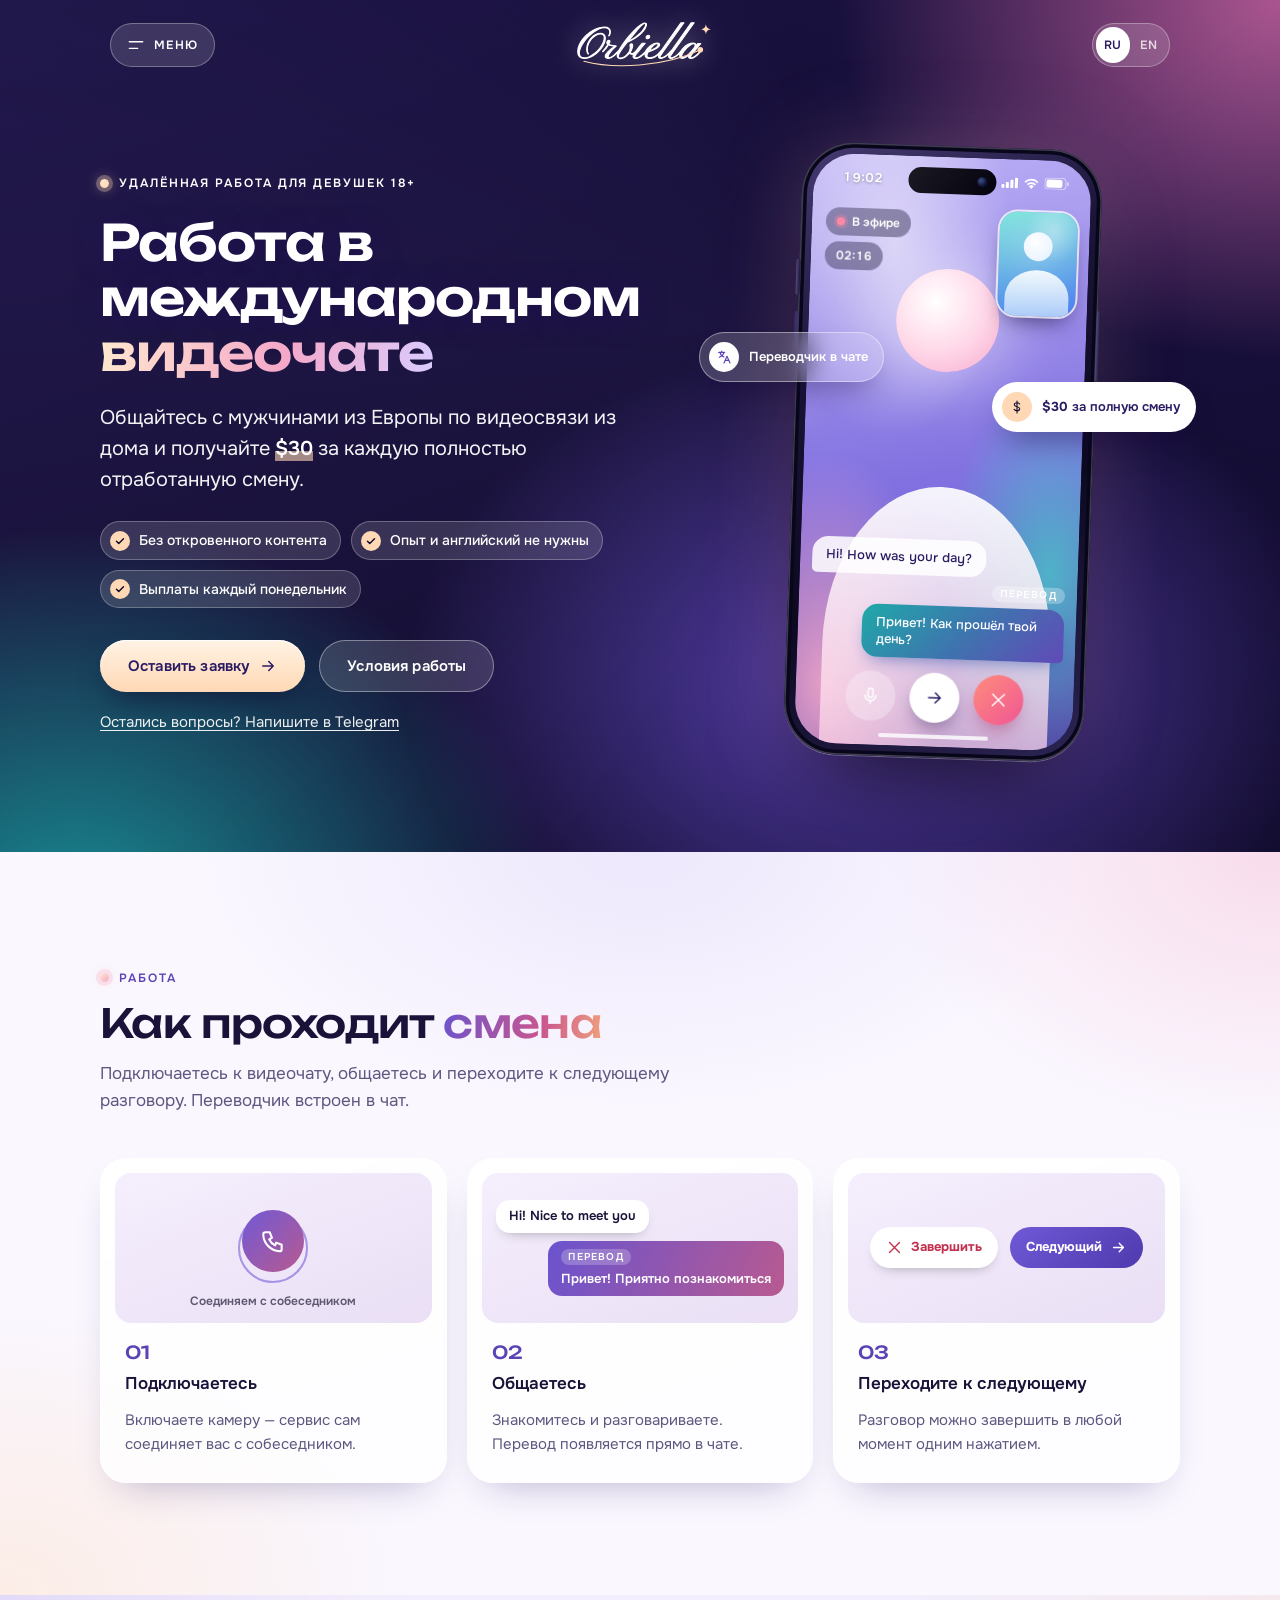
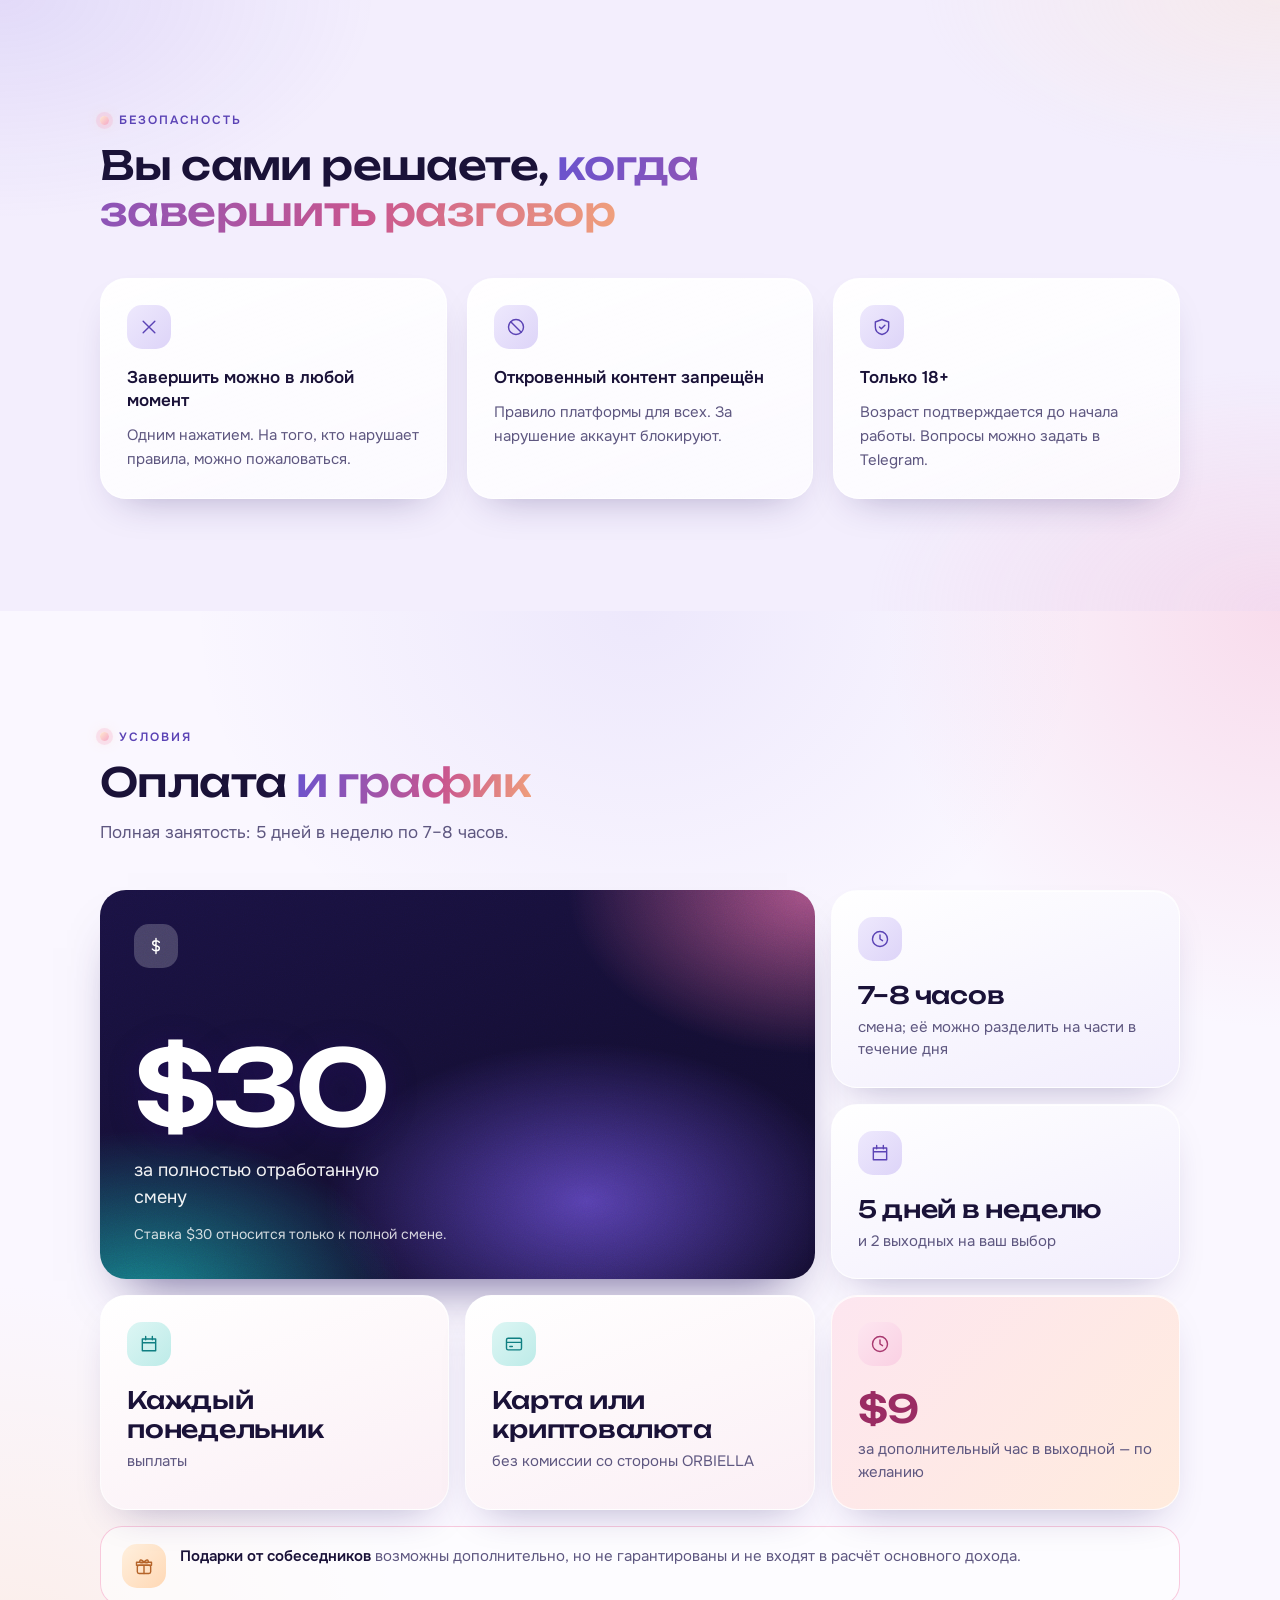
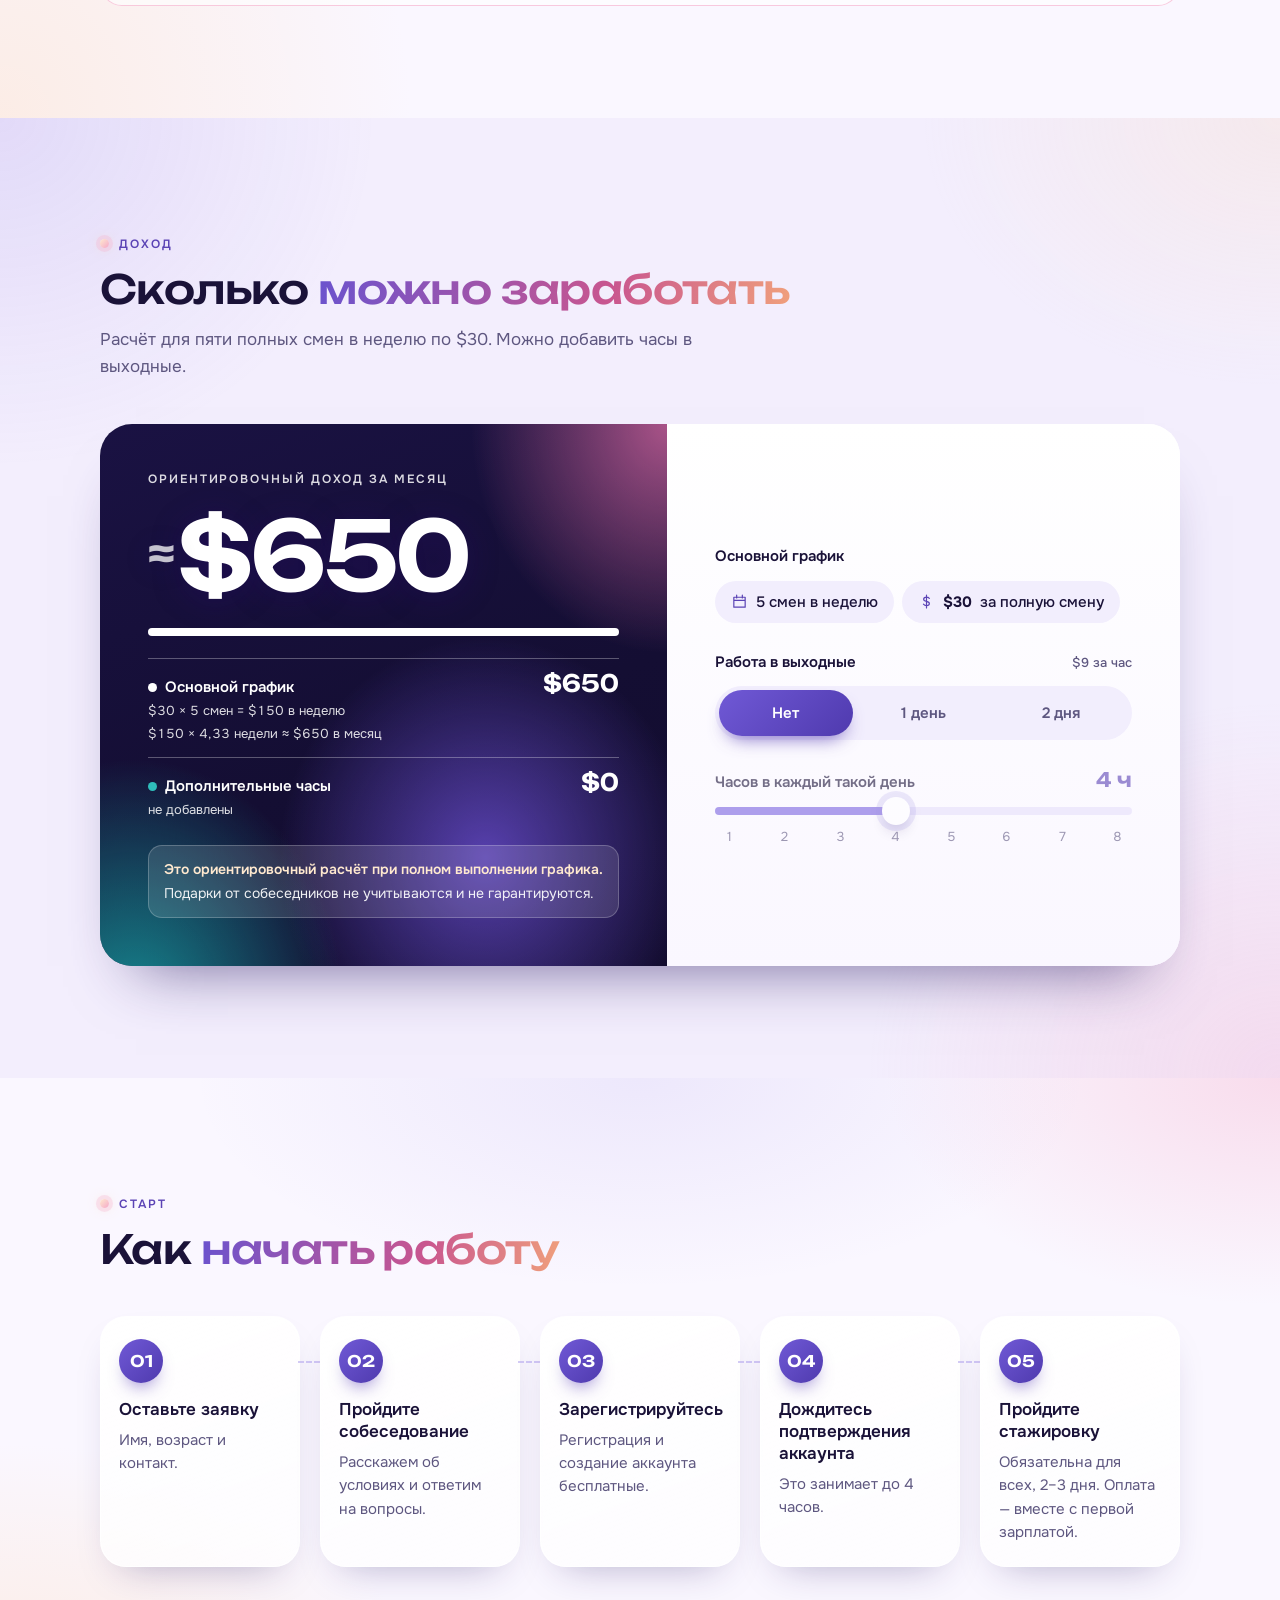
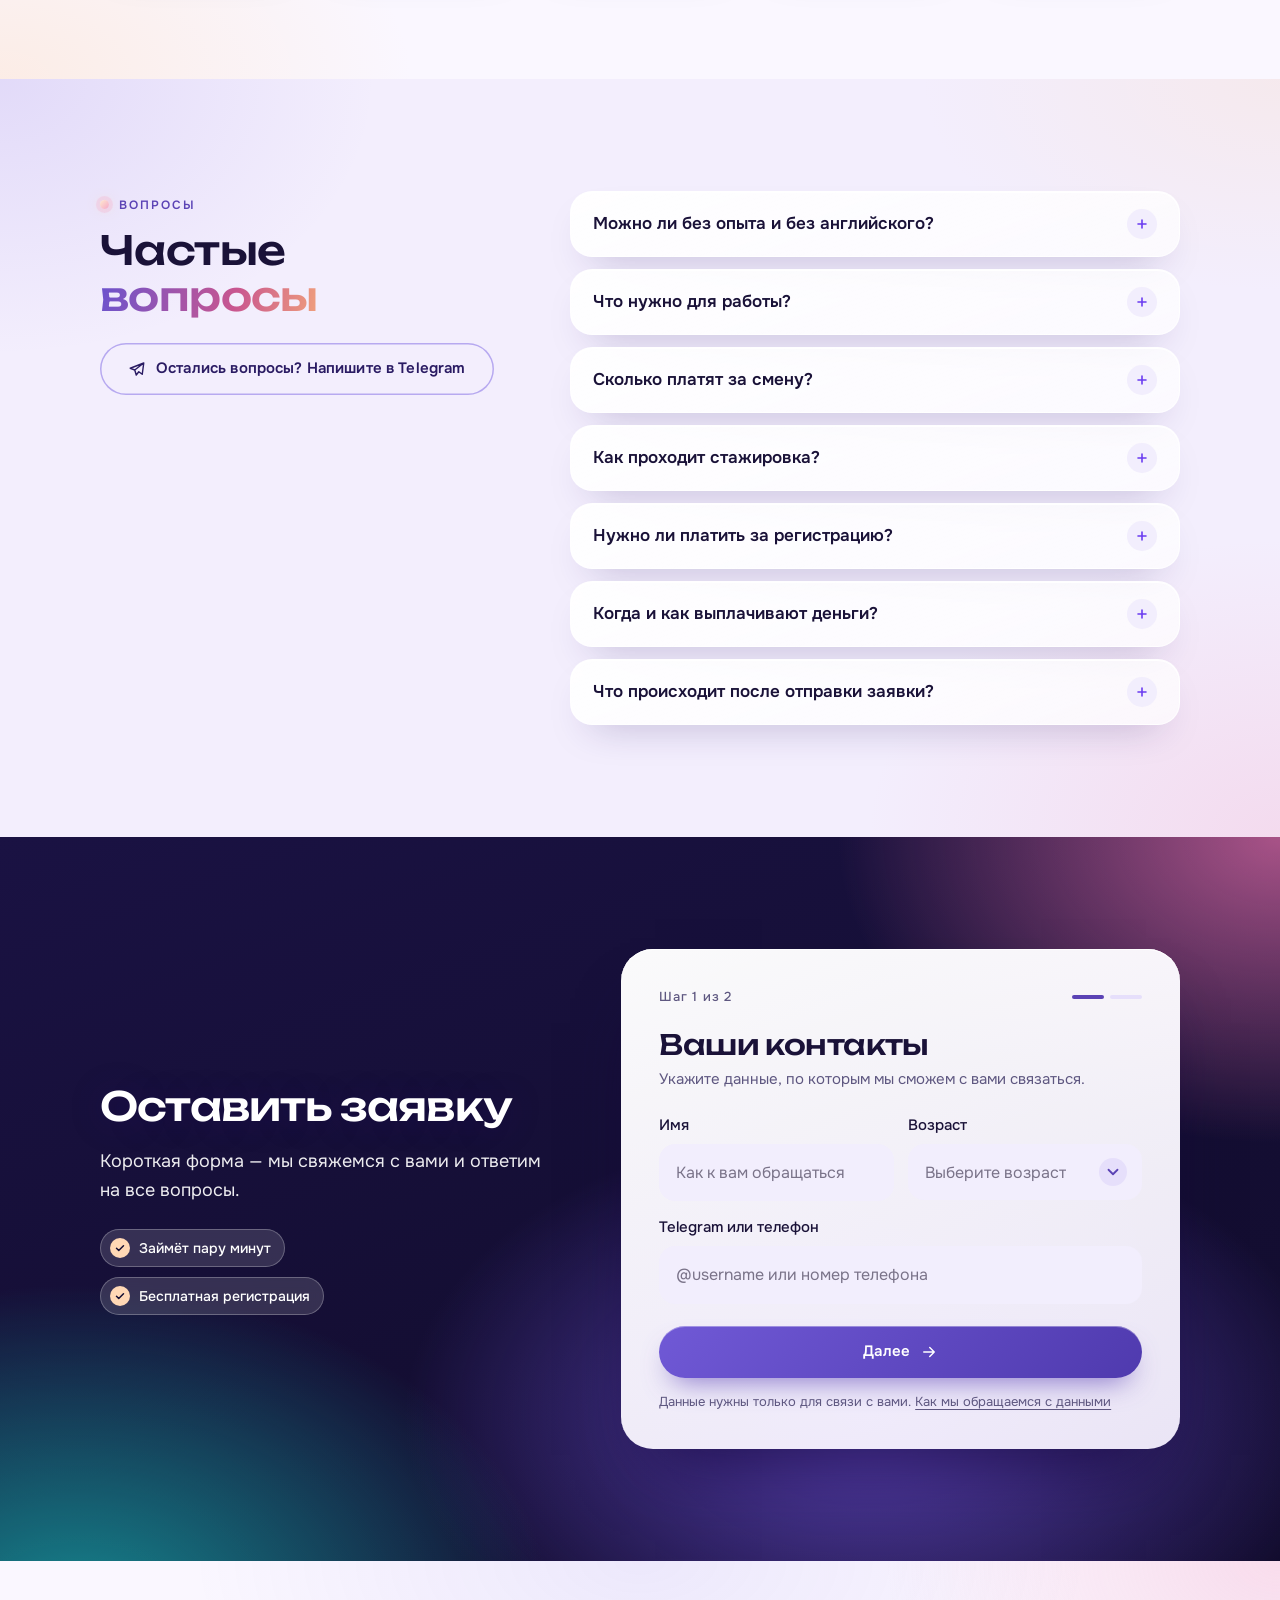
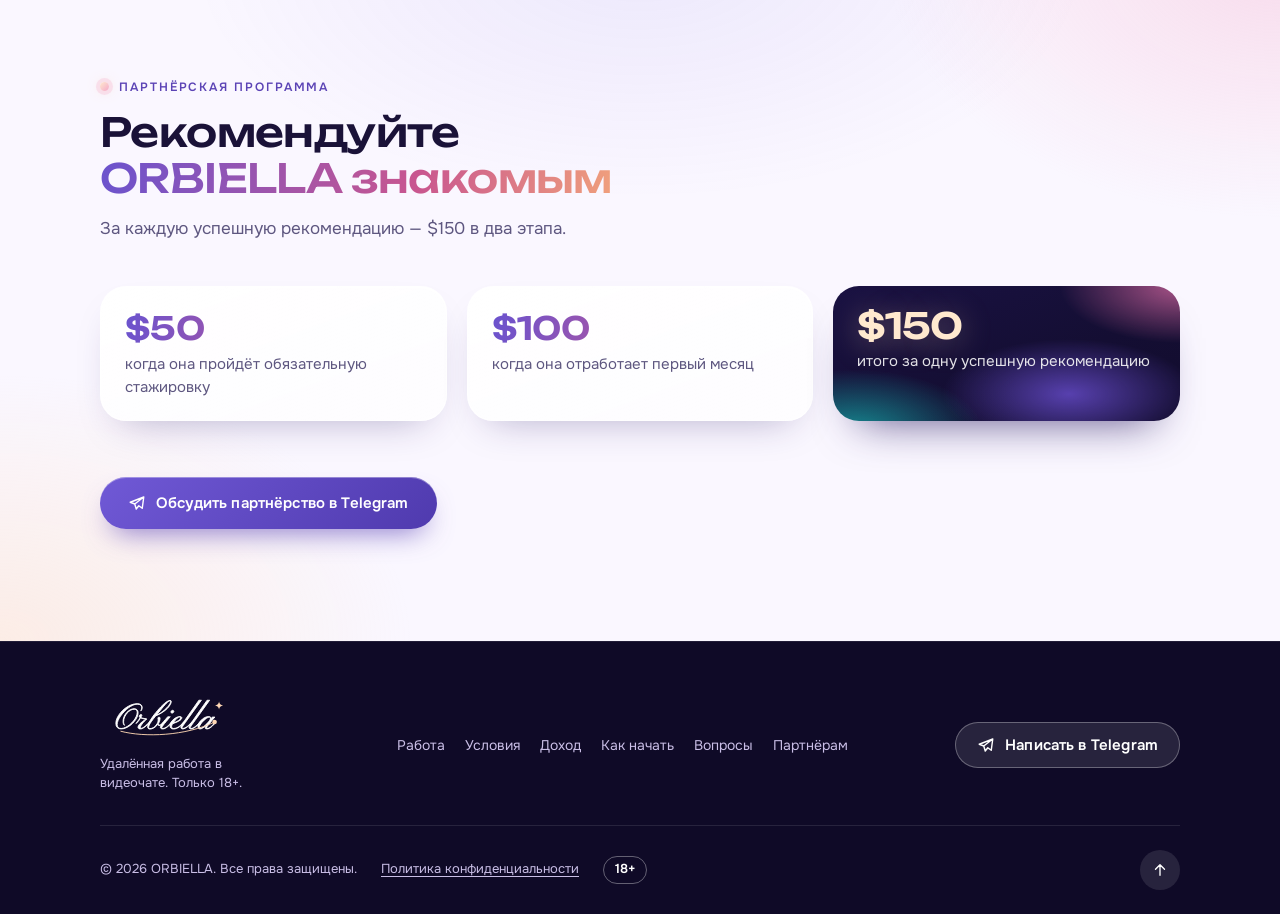
<file: site/index.short.html>
<!doctype html>
<html lang="ru" data-ot="light">
<head>
<meta charset="utf-8">
<meta name="viewport" content="width=device-width, initial-scale=1, viewport-fit=cover">
<title>ORBIELLA — работа в международном видеочате: условия, выплаты, заявка</title>
<meta name="description" content="Удалённая работа в международном видеочате: $30 за полностью отработанную смену, выплаты каждый понедельник, без опыта и знания английского.">
<meta name="theme-color" content="#140E33">
<meta property="og:type" content="website">
<meta property="og:site_name" content="Orbiella">
<meta property="og:title" content="ORBIELLA — работа в международном видеочате">
<meta property="og:description" content="Удалённая работа в международном видеочате: $30 за полностью отработанную смену, выплаты каждый понедельник, переводчик в чате.">
<meta name="twitter:card" content="summary">
<link rel="icon" href="data:image/svg+xml,%3Csvg xmlns='http://www.w3.org/2000/svg' viewBox='0 0 64 64'%3E%3Cdefs%3E%3CradialGradient id='a' cx='.15' cy='1' r='1.1'%3E%3Cstop offset='0' stop-color='%2319C3C0'/%3E%3Cstop offset='.55' stop-color='%237544DB'/%3E%3Cstop offset='1' stop-color='%23100B25'/%3E%3C/radialGradient%3E%3C/defs%3E%3Ccircle cx='32' cy='32' r='32' fill='url(%23a)'/%3E%3Cellipse cx='32' cy='33' rx='24' ry='9' transform='rotate(-12 32 33)' fill='none' stroke='%23FFD8B5' stroke-width='3'/%3E%3Ccircle cx='53' cy='24' r='4' fill='%23FFE9C8'/%3E%3C/svg%3E">
<link rel="preconnect" href="https://fonts.googleapis.com">
<link rel="preconnect" href="https://fonts.gstatic.com" crossorigin>
<link rel="preload" as="style" href="https://fonts.googleapis.com/css2?family=Unbounded:wght@400;500;600&family=Onest:wght@400;500;600&display=swap">
<link href="https://fonts.googleapis.com/css2?family=Unbounded:wght@400;500;600&family=Onest:wght@400;500;600&display=swap" rel="stylesheet" media="print" onload="this.media='all'">
<noscript><link href="https://fonts.googleapis.com/css2?family=Unbounded:wght@400;500;600&family=Onest:wght@400;500;600&display=swap" rel="stylesheet"></noscript>
<script>document.documentElement.classList.add("js");try{var __t=localStorage.getItem("theme");document.documentElement.setAttribute("data-ot",__t==="dark"?"dark":"light")}catch(e){}</script>
<style>
/* =====================================================================
   ORBIELLA — Aurora Social (первоначальная яркая версия, утверждённая владельцем)
   Светлая тема = превью Aurora Social как есть. Тёмная тема — тот же дизайн на глубоком фиолетовом.
   ===================================================================== */
:root{
  --plum-950:#140E33;--plum-800:#2A1B63;--plum-600:#4A38A0;
  --violet-600:#5B43B5;--violet-500:#7A62E0;--violet-300:#B7A9F0;--gold:#FFD8B5;--gold2:#FFE9CF;--rose:#F5A8C8;
  --lav-200:#E6DFFB;--lav-100:#F2EEFD;--lav-50:#FAF7FF;
  --teal-400:#2FBDBB;--teal-100:#DDF6F4;--teal-700:#0F7F82;
  --rose-300:#F5A8C8;--rose-100:#FDE6F0;--rose-700:#A8386F;
  --coral-400:#F2A27A;--coral-100:#FFEBDD;
  --fd:"Unbounded","Onest",system-ui,sans-serif;--f:"Onest",system-ui,-apple-system,"Segoe UI",Roboto,sans-serif;
  --aurora:radial-gradient(58% 72% at 6% 108%,rgba(22,154,158,.88),transparent 64%),radial-gradient(54% 66% at 100% 0%,rgba(184,90,144,.9),transparent 64%),radial-gradient(52% 58% at 68% 80%,rgba(91,67,181,.95),transparent 70%),linear-gradient(160deg,#1A1243,#140E33 58%,#120C2E);
  --r-s:12px;--r-m:16px;--r-l:26px;--r-xl:32px;
  --sp-3:24px;--sp-4:32px;--sp-5:56px;--sp-6:80px;--sec:clamp(72px,9vw,112px);--gap:20px;
  --ease:cubic-bezier(.16,1,.3,1);--dur:.25s;--wrap:1080px;--pad:clamp(20px,4vw,32px);
  --fs-xs:.8125rem;--fs-s:.9375rem;--fs-m:1rem;--fs-l:1.125rem;--fs-xl:1.5rem;--danger:#C0334F;
  /* запасные значения */
  --ground:#FAF7FF;--ink:#1A1238;--muted:#5E5780;color-scheme:light;
}
html[data-ot="light"],html:not([data-ot]){
  --ground:#FAF7FF;--ink:#1A1238;--muted:#5E5780;--accent:#5B43B5;--line:rgba(42,27,99,.12);--line2:rgba(42,27,99,.2);
  --wash:radial-gradient(44% 54% at 100% 0%,rgba(245,168,200,.34),transparent 70%),radial-gradient(46% 56% at 0% 100%,rgba(255,216,181,.34),transparent 70%),radial-gradient(50% 50% at 50% 0%,rgba(122,98,224,.1),transparent 70%),#FAF7FF;
  --wash2:radial-gradient(42% 52% at 0% 0%,rgba(122,98,224,.14),transparent 70%),radial-gradient(46% 56% at 100% 100%,rgba(245,168,200,.28),transparent 70%),radial-gradient(40% 40% at 100% 0%,rgba(255,216,181,.22),transparent 70%),#F3EEFD;
  --card:linear-gradient(160deg,rgba(255,255,255,.95),rgba(255,255,255,.7));--card-ring:rgba(255,255,255,.8);--card-sh:0 1px 0 rgba(255,255,255,.9) inset,0 18px 40px -22px rgba(42,27,99,.38);
  --t-lav:linear-gradient(160deg,#fff,#F2EEFD);--t-lav2:linear-gradient(160deg,#fff,#FBEFF5);--t-teal:linear-gradient(160deg,#fff,#DDF6F4);--t-rose:linear-gradient(135deg,#FDE6F0,#FFEBDD);--t-card:linear-gradient(135deg,#FFF3E4,#FDE6F0);
  --t-x-ink:#9A2C63;--t-card-ink:#8A4A1F;
  --cv-bg:linear-gradient(135deg,#EEE9FD,#DDD4F8);--cv-fg:#5B43B5;--ct-bg:linear-gradient(135deg,#DDF6F4,#BDEBE8);--ct-fg:#0F7F82;--cr-bg:linear-gradient(135deg,#FDE6F0,#FAD0E3);--cr-fg:#A8386F;--cc-bg:linear-gradient(135deg,#FFF0DE,#FFD8B5);--cc-fg:#B5642A;
  --gift-bg:rgba(255,255,255,.65);--gift-ring:rgba(245,168,200,.6);
  --calc-in:linear-gradient(180deg,#fff,#FAF7FF);--field:#F2EEFD;--seg-bg:#F2EEFD;--pill-bg:#F2EEFD;--track:#E6DFFB;--tick:#5E5780;
  --scrim:linear-gradient(180deg,rgba(250,247,255,0),rgba(250,247,255,.95) 36%);--vis-bg:linear-gradient(160deg,#F5EFFD,#EADFF5);--vis-sub:#5D5770;--vis-pill:#fff;
  --sq1:linear-gradient(165deg,#CDBFF7,#8D78E6);--q-ck:#E6DFFB;--q-on:linear-gradient(160deg,#fff,#FFF1E2);--q-on-ring:rgba(245,168,200,.95);--sf-bg:radial-gradient(60% 70% at 100% 100%,rgba(255,216,181,.7),transparent 65%),radial-gradient(60% 70% at 0% 0%,rgba(245,168,200,.6),transparent 65%),linear-gradient(160deg,#EEE9FD,#D9D0F5);--sf-ink:#2A1B63;--sf-tx:#4A4070;
  color-scheme:light;
}
html[data-ot="dark"]{
  --ground:#110B2C;--ink:#F2EEFD;--muted:#B9B0DA;--accent:#B7A9F0;--line:rgba(255,255,255,.1);--line2:rgba(255,255,255,.18);
  --wash:radial-gradient(42% 52% at 100% 0%,rgba(245,168,200,.14),transparent 70%),radial-gradient(46% 56% at 0% 100%,rgba(255,216,181,.07),transparent 70%),radial-gradient(50% 50% at 50% 0%,rgba(122,98,224,.22),transparent 70%),#110B2C;
  --wash2:radial-gradient(42% 52% at 0% 0%,rgba(122,98,224,.2),transparent 70%),radial-gradient(46% 56% at 100% 100%,rgba(245,168,200,.1),transparent 70%),#170F3A;
  --card:linear-gradient(160deg,rgba(255,255,255,.09),rgba(255,255,255,.04));--card-ring:rgba(255,255,255,.1);--card-sh:0 18px 40px -22px rgba(0,0,0,.7);
  --t-lav:linear-gradient(160deg,rgba(255,255,255,.09),rgba(255,255,255,.04));--t-lav2:linear-gradient(160deg,rgba(255,255,255,.09),rgba(255,255,255,.04));--t-teal:linear-gradient(160deg,rgba(63,214,200,.16),rgba(255,255,255,.04));--t-rose:linear-gradient(135deg,rgba(245,168,200,.2),rgba(242,162,122,.14));--t-card:linear-gradient(135deg,rgba(255,216,181,.16),rgba(245,168,200,.12));
  --t-x-ink:#FFC2DA;--t-card-ink:#FFD8B5;
  --cv-bg:rgba(112,89,214,.28);--cv-fg:#D6CEFA;--ct-bg:rgba(63,214,200,.2);--ct-fg:#8EF0E6;--cr-bg:rgba(245,168,200,.2);--cr-fg:#FFB8D5;--cc-bg:rgba(255,216,181,.2);--cc-fg:#FFD8B5;
  --gift-bg:rgba(255,255,255,.06);--gift-ring:rgba(245,168,200,.4);
  --calc-in:linear-gradient(180deg,#1B1346,#150F3A);--field:rgba(255,255,255,.08);--seg-bg:rgba(255,255,255,.08);--pill-bg:rgba(255,255,255,.08);--track:rgba(255,255,255,.16);--tick:#B9ADD8;
  --scrim:linear-gradient(180deg,rgba(21,10,46,0),rgba(21,10,46,.95) 36%);--vis-bg:linear-gradient(160deg,#2A2060,#1F1750);--vis-sub:#B9ADD8;--vis-pill:rgba(255,255,255,.12);
  --sq1:linear-gradient(165deg,#CDBFF7,#8D78E6);--q-ck:rgba(255,255,255,.2);--q-on:linear-gradient(160deg,rgba(255,216,181,.16),rgba(255,255,255,.05));--q-on-ring:rgba(245,168,200,.8);--sf-bg:radial-gradient(60% 70% at 100% 100%,rgba(22,154,158,.34),transparent 65%),radial-gradient(60% 70% at 0% 0%,rgba(184,90,144,.38),transparent 65%),linear-gradient(160deg,#2B2066,#1F1650);--sf-ink:#F2EEFD;--sf-tx:#D6CFF0;
  color-scheme:dark;
}
*,*::before,*::after{box-sizing:border-box}
html{scroll-behavior:smooth;-webkit-text-size-adjust:100%;overflow-x:clip;background:var(--ground)}
body{margin:0;font:400 var(--fs-m)/1.6 var(--f);color:var(--ink);background:var(--ground);overflow-x:clip;-webkit-font-smoothing:antialiased}
img,svg{max-width:100%}
h1,h2,h3,h4,p,ul,ol,dl,dd,figure{margin:0}
ul,ol{padding:0;list-style:none}
a{color:inherit}
button,input,textarea{font:inherit;color:inherit}
button{cursor:pointer}
.wrap{width:100%;max-width:calc(var(--wrap) + var(--pad) * 2);margin-inline:auto;padding-inline:max(var(--pad),env(safe-area-inset-left,0px))}
.vh{position:absolute;width:1px;height:1px;overflow:hidden;clip:rect(0 0 0 0);white-space:nowrap}
.skip{position:fixed;left:12px;top:-60px;z-index:200;padding:12px 18px;border-radius:12px;background:#fff;color:var(--plum-800);font-weight:600;text-decoration:none;transition:top .2s}
.skip:focus{top:12px}
:focus-visible{outline:3px solid var(--violet-500);outline-offset:3px;border-radius:10px}
section{position:relative}
.grain::after{content:"";position:absolute;inset:0;pointer-events:none;opacity:.16;mix-blend-mode:overlay;background-image:url("data:image/svg+xml,%3Csvg xmlns='http://www.w3.org/2000/svg' width='160' height='160'%3E%3Cfilter id='n'%3E%3CfeTurbulence type='fractalNoise' baseFrequency='.9' numOctaves='2' stitchTiles='stitch'/%3E%3C/filter%3E%3Crect width='100%25' height='100%25' filter='url(%23n)'/%3E%3C/svg%3E")}

/* ---------- секции ---------- */
.sec{padding:var(--sec) 0;background:var(--wash);color:var(--ink)}
.sec.s-flip{background:var(--wash2)}
.eyebrow{display:inline-flex;align-items:center;gap:10px;font:600 .75rem/1 var(--f);letter-spacing:.16em;text-transform:uppercase;color:var(--accent)}
.eyebrow::before{content:"";width:9px;height:9px;border-radius:50%;background:linear-gradient(135deg,#FFE9CF,#F5A8C8);box-shadow:0 0 0 4px rgba(245,168,200,.28),0 0 12px rgba(255,216,181,.7)}
.eyebrow svg{display:none}
.head{max-width:700px;margin-bottom:clamp(28px,4vw,44px)}
.head .eyebrow{margin-bottom:16px}
h2{font:500 clamp(1.5rem,3.4vw,2.5rem)/1.15 var(--fd);letter-spacing:-.015em;text-wrap:balance;color:var(--ink)}
h1 em,h2 em{font-style:normal;background:linear-gradient(100deg,#6A53CE,#C9568F 62%,#F0A07C);-webkit-background-clip:text;background-clip:text;color:transparent}
html[data-ot="dark"] h2 em{background:linear-gradient(100deg,#B7A9F0,#F5A8C8 60%,#FFD8B5);-webkit-background-clip:text;background-clip:text;color:transparent}
html[data-ot="dark"] .ui .rp{background:rgba(255,255,255,.12);color:#F2EEFD;box-shadow:0 0 0 1px rgba(255,255,255,.28) inset}
.head p{margin-top:14px;max-width:54ch;color:var(--muted);font-size:1.0625rem}
h3{font:600 1.0625rem/1.35 var(--f)}

/* ---------- кнопки ---------- */
.btn{display:inline-flex;align-items:center;justify-content:center;gap:10px;min-height:52px;padding:0 28px;border:0;border-radius:99px;font:600 var(--fs-s)/1 var(--f);letter-spacing:.01em;text-decoration:none;text-align:center;transition:transform .25s var(--ease),box-shadow .25s,background .25s,color .25s;-webkit-tap-highlight-color:transparent;touch-action:manipulation}
.btn svg{width:18px;height:18px;flex:none;fill:none;stroke:currentColor;stroke-width:1.9;stroke-linecap:round;stroke-linejoin:round;transition:transform .25s var(--ease)}
.btn:active{transform:scale(.985)}
.btn[disabled],.btn.is-loading{opacity:.75;pointer-events:none}
.btn.is-loading::after{content:"";width:18px;height:18px;border-radius:50%;border:2px solid currentColor;border-right-color:transparent;animation:spin .8s linear infinite}
.btn-primary{background:linear-gradient(135deg,#7059D6,#4F3AAE);color:#fff;box-shadow:0 14px 28px -12px rgba(91,67,181,.75),0 1px 0 rgba(255,255,255,.35) inset}
.btn-ghost{background:transparent;color:var(--plum-800);box-shadow:0 0 0 1.5px var(--violet-300) inset}
html[data-ot="dark"] .btn-ghost{color:#F2EEFD;box-shadow:0 0 0 1.5px rgba(185,162,255,.5) inset}
@media (hover:hover){.btn:hover{transform:translateY(-2px)}.btn:hover svg{transform:translateX(3px)}.btn-primary:hover{box-shadow:0 18px 34px -12px rgba(91,67,181,.9),0 1px 0 rgba(255,255,255,.35) inset}.btn-ghost:hover{background:rgba(112,89,214,.1)}}
/* на сиянии: жемчужная и стеклянная */
.hero .btn-primary,.apply .btn-primary,.ptotal .btn-primary,.calc-out .btn-primary,.sum .btn-primary,.menu .btn-primary{background:linear-gradient(180deg,#FFF3E4,#FFD8B5);color:var(--plum-800);box-shadow:0 14px 30px -10px rgba(10,5,40,.6),0 1px 0 #fff inset}
.hero .btn-ghost,.apply .btn-ghost{background:rgba(255,255,255,.14);color:#fff;box-shadow:0 0 0 1px rgba(255,255,255,.38) inset;-webkit-backdrop-filter:blur(10px);backdrop-filter:blur(10px)}
.form .btn-primary{background:linear-gradient(135deg,#7059D6,#4F3AAE);color:#fff;box-shadow:0 14px 28px -12px rgba(91,67,181,.75),0 1px 0 rgba(255,255,255,.35) inset}
.form .btn-ghost{background:transparent;color:var(--plum-800);box-shadow:0 0 0 1.5px var(--violet-300) inset;backdrop-filter:none}
.cta-row{display:flex;flex-wrap:wrap;gap:12px 14px;align-items:center}
.sec-cta{margin-top:var(--sp-5)}
.linkbtn,.fnote button{padding:0;border:0;background:none;color:inherit;text-decoration:underline;text-underline-offset:3px;font:inherit}

/* ---------- шапка: стеклянные капсулы поверх сияния ---------- */
.top{position:fixed;left:0;right:0;top:0;z-index:60;padding:14px max(var(--pad),env(safe-area-inset-left,0px)) 0;transition:transform .55s var(--ease)}
.top.hide{transform:translateY(-130%)}
.bar{position:relative;max-width:var(--wrap);height:62px;margin:0 auto;display:grid;grid-template-columns:1fr auto 1fr;align-items:center;gap:12px;padding:0 9px;border-radius:99px;border:1px solid transparent;transition:background .4s var(--ease),border-color .4s,box-shadow .4s}
.top.scrolled .bar{background:rgba(20,14,51,.82);border-color:rgba(255,255,255,.16);box-shadow:0 18px 40px -22px rgba(20,5,60,.7);-webkit-backdrop-filter:blur(16px);backdrop-filter:blur(16px)}
.menu-btn{justify-self:start;display:inline-flex;align-items:center;gap:8px;height:44px;padding:0 16px;border:0;border-radius:99px;background:rgba(255,255,255,.14);box-shadow:0 0 0 1px rgba(255,255,255,.3) inset;-webkit-backdrop-filter:blur(10px);backdrop-filter:blur(10px);color:#fff;font:600 .75rem/1 var(--f);letter-spacing:.12em;text-transform:uppercase}
.menu-btn svg{width:20px;height:20px;fill:none;stroke:currentColor;stroke-width:1.7;stroke-linecap:round}
.menu-btn:hover,.menu-btn[aria-expanded="true"]{background:rgba(255,255,255,.24)}
.tools{justify-self:end}
.langtog{display:flex;align-items:center;gap:2px;height:44px;padding:4px;border:0;border-radius:99px;background:rgba(255,255,255,.14);box-shadow:0 0 0 1px rgba(255,255,255,.3) inset;-webkit-backdrop-filter:blur(10px);backdrop-filter:blur(10px)}
.langtog .lt{display:grid;place-items:center;min-width:34px;height:100%;padding:0 6px;border-radius:99px;font:600 .75rem/1 var(--f);letter-spacing:.08em;color:rgba(255,255,255,.78);transition:background .3s var(--ease),color .2s}
html[lang="ru"] .langtog .lt-ru,html[lang="en"] .langtog .lt-en{background:#fff;color:var(--plum-800)}
.logo{position:relative;display:block;line-height:0;text-decoration:none;color:#fff;justify-self:center}
.logo svg{width:clamp(118px,15vw,164px);height:auto;aspect-ratio:10/3;display:block;overflow:visible}
.logo .u-l{display:none}
.top .logo{perspective:700px}
.top .logo svg{filter:drop-shadow(0 0 14px rgba(255,255,255,.4));transform:rotateX(calc(var(--ry,0) * 1deg)) rotateY(calc(var(--rx,0) * 1deg));transition:filter .6s var(--ease),transform .5s var(--ease)}
.top .logo::after{content:"";position:absolute;inset:0;pointer-events:none;background:linear-gradient(100deg,transparent 34%,rgba(255,236,214,.95) 46%,rgba(150,236,240,.85) 51%,rgba(245,168,200,.8) 56%,transparent 68%) no-repeat;background-size:320% 100%;background-position:130% 0;-webkit-mask:url("[data-uri]") center/contain no-repeat;mask:url("[data-uri]") center/contain no-repeat;opacity:.55}
.js .top .logo{animation:logoIn 1.1s var(--ease) .1s both}
.js .top .logo::after{animation:sheen 1.9s var(--ease) 1s 1 both}
@media (hover:hover) and (pointer:fine){.top .logo:hover::after{animation:sheen2 1.5s var(--ease) 1 both}}
@keyframes logoIn{from{opacity:0;filter:blur(8px);transform:translateY(6px) scale(.97)}to{opacity:1;filter:none;transform:none}}
@keyframes sheen{from{background-position:130% 0}to{background-position:-30% 0}}
@keyframes sheen2{from{background-position:130% 0}to{background-position:-30% 0}}
.menu{position:absolute;left:0;top:calc(100% + 10px);width:min(340px,100%);display:grid;gap:2px;padding:10px;border-radius:var(--r-l);background:rgba(20,14,51,.96);border:1px solid rgba(255,255,255,.16);box-shadow:0 40px 80px -36px rgba(20,5,60,.9);-webkit-backdrop-filter:blur(18px);backdrop-filter:blur(18px);opacity:0;visibility:hidden;transform:translateY(-8px);transition:opacity .25s var(--ease),transform .35s var(--ease),visibility .25s}
.menu.open{opacity:1;visibility:visible;transform:none}
.menu a:not(.btn){display:flex;align-items:center;gap:14px;min-height:48px;padding:0 14px;border-radius:14px;color:#EEE6FF;text-decoration:none;font:500 var(--fs-s)/1.2 var(--f);transition:background .25s}
.menu a:not(.btn) svg{width:20px;height:20px;flex:none;fill:none;stroke:#FFD8B5;stroke-width:1.7;stroke-linecap:round;stroke-linejoin:round}
.menu a:not(.btn):hover,.menu a[aria-current="true"]{background:rgba(255,255,255,.1)}
.menu-f{display:flex;gap:10px;align-items:center;margin-top:8px;padding-top:10px;border-top:1px solid rgba(255,255,255,.14)}
.menu-f .btn{flex:1;min-height:48px}
#themeBtn{display:grid;place-items:center;flex:none;width:48px;height:48px;border:0;border-radius:99px;background:rgba(255,255,255,.14);box-shadow:0 0 0 1px rgba(255,255,255,.3) inset;color:#fff}
#themeBtn:hover{background:rgba(255,255,255,.24)}
#themeBtn svg{width:20px;height:20px;fill:none;stroke:currentColor;stroke-width:1.7;stroke-linecap:round;stroke-linejoin:round}
#themeBtn .moon{display:none}html[data-ot="light"] #themeBtn .sun{display:none}html[data-ot="light"] #themeBtn .moon{display:block}

/* ---------- первый экран ---------- */
.hero{position:relative;overflow:hidden;color:#fff;padding:calc(132px + env(safe-area-inset-top,0px)) 0 var(--sp-6);background:var(--aurora);isolation:isolate}
.hero::before{content:"";position:absolute;inset:0;z-index:-1;background:conic-gradient(from 210deg at 70% 40%,rgba(255,255,255,0),rgba(255,255,255,.16) 18%,rgba(255,255,255,0) 36%,rgba(185,162,255,.18) 58%,rgba(255,255,255,0) 80%);mix-blend-mode:soft-light}
.hero .wrap{position:relative}
.hero-grid{display:grid;grid-template-columns:1.08fr .92fr;gap:clamp(20px,4vw,56px);align-items:center}
.hero .eyebrow{color:#fff}.hero .eyebrow::before{background:linear-gradient(135deg,#FFE9CF,#FFD8B5);box-shadow:0 0 0 4px rgba(255,216,181,.3),0 0 14px rgba(255,216,181,.8)}
.hero h1{margin-top:20px;font:600 clamp(1.7rem,4.2vw,3.125rem)/1.1 var(--fd);letter-spacing:-.02em;text-wrap:balance;text-shadow:0 2px 30px rgba(40,10,110,.35);color:#fff}
.hero h1 span{display:block}
.hero h1 .h1-b{text-wrap:pretty;margin-top:.55em;font:400 max(1rem,.42em)/1.35 var(--f);letter-spacing:0;color:rgba(255,255,255,.9);text-shadow:none}
.hero h1 .h1-b em{background:none;color:inherit;-webkit-text-fill-color:currentColor}
.hero .lead{margin-top:22px;max-width:44ch;font-size:clamp(1.0625rem,1.7vw,1.25rem);line-height:1.55;color:rgba(255,255,255,.95)}
.hero .lead2{margin-top:12px;max-width:46ch;font-size:clamp(.9375rem,1.4vw,1.0625rem);line-height:1.6;color:rgba(255,255,255,.8)}
.hero .lead b{color:#fff;font-weight:600;background:linear-gradient(transparent 62%,rgba(255,216,181,.6) 62%)}
.perks{display:flex;flex-wrap:wrap;gap:10px;margin-top:26px}
.perks li{display:flex;align-items:center;gap:9px;padding:8px 14px 8px 10px;border-radius:99px;background:rgba(255,255,255,.14);box-shadow:0 0 0 1px rgba(255,255,255,.26) inset;-webkit-backdrop-filter:blur(8px);backdrop-filter:blur(8px);font-size:.875rem;font-weight:500}
.perks svg{width:20px;height:20px;flex:none;padding:4px;border-radius:50%;background:var(--gold);stroke:var(--plum-950);fill:none;stroke-width:3;stroke-linecap:round;stroke-linejoin:round}
.hero .cta-row{margin-top:32px}
.hero-ask{margin-top:18px;font-size:.9375rem}.hero-ask a{color:rgba(255,255,255,.92);text-underline-offset:3px;text-decoration-thickness:1px}.hero-ask a:hover{color:#fff}
.hero[data-off] *{animation-play-state:paused!important}
.hero h1 em{font-style:normal;background:linear-gradient(100deg,#FFE9CF,#F5A8C8 55%,#D9CCFF);-webkit-background-clip:text;background-clip:text;color:transparent;text-shadow:none}
.stage-wrap{position:relative}
.stage{position:relative;display:grid;place-items:center;min-height:640px}
/* реалистичный телефон: корпус, кнопки, экран с «островом», статус-бар и индикатор «домой» */
.phone{position:relative;width:min(100%,300px);aspect-ratio:300/612;border-radius:52px;padding:11px;background:linear-gradient(150deg,#463b74 0%,#1b1538 30%,#0c0920 62%,#2c2554 100%);box-shadow:0 0 0 1.5px rgba(255,255,255,.22) inset,0 0 0 5px #08061a inset,0 1px 0 rgba(255,255,255,.3),0 50px 90px -30px rgba(8,4,30,.9),0 0 90px -12px rgba(245,168,200,.35);transform:rotate(2deg);color:#fff}
.phone::before,.phone::after{content:"";position:absolute;width:4px;border-radius:4px;background:linear-gradient(90deg,#55497f,#1c1638)}
.phone::before{left:-3px;top:118px;height:36px;box-shadow:0 52px 0 #3a3166}
.phone::after{right:-3px;top:160px;height:70px}
.scr{position:absolute;inset:11px;border-radius:42px;overflow:hidden;background:#140E33;cursor:pointer;touch-action:manipulation;-webkit-tap-highlight-color:transparent;-webkit-user-select:none;user-select:none;-webkit-touch-callout:none;isolation:isolate}
.scr:focus-visible{outline:3px solid var(--gold);outline-offset:5px;border-radius:42px}
.scr::after{content:"";position:absolute;inset:0;z-index:8;pointer-events:none;border-radius:inherit;background:linear-gradient(125deg,rgba(255,255,255,.17),rgba(255,255,255,0) 30%,rgba(255,255,255,0) 72%,rgba(255,255,255,.06))}
.feed{position:absolute;left:0;top:0;width:100%;height:100%;overflow:hidden;z-index:1;border-radius:0;pointer-events:none;transition:left .6s cubic-bezier(.65,0,.25,1),top .6s cubic-bezier(.65,0,.25,1),width .6s cubic-bezier(.65,0,.25,1),height .6s cubic-bezier(.65,0,.25,1),border-radius .6s cubic-bezier(.65,0,.25,1),box-shadow .5s,z-index 0s .3s}
.feed .av,.feed .bd{position:absolute;left:50%;transform:translateX(-50%)}
.feed .av{top:19%;width:37%;aspect-ratio:1;border-radius:50%}
.feed .bd{bottom:-1%;width:82%;height:45%;border-radius:50% 50% 0 0/60% 60% 0 0}
.fa{background:radial-gradient(70% 55% at 30% 15%,rgba(255,255,255,.55),transparent 60%),radial-gradient(60% 50% at 90% 70%,rgba(63,214,200,.7),transparent 65%),radial-gradient(70% 60% at 10% 90%,rgba(245,168,200,.9),transparent 65%),linear-gradient(170deg,#BBAEF5,#8070E0 55%,#4A38A0)}
.fa .av{background:radial-gradient(circle at 38% 32%,#fff,#FFD6E7 55%,#F4A9CF);box-shadow:0 0 60px 14px rgba(255,255,255,.4)}
.fa .bd{background:linear-gradient(180deg,rgba(255,255,255,.92),rgba(255,214,231,.7))}
.fb{background:radial-gradient(60% 50% at 70% 18%,rgba(255,255,255,.35),transparent 60%),linear-gradient(165deg,#7FE6DC,#4C7CF0)}
.fb .av{background:radial-gradient(circle at 40% 35%,#fff,#EAF4FF 70%);box-shadow:0 0 40px 8px rgba(255,255,255,.35)}
.fb .bd{background:linear-gradient(180deg,rgba(255,255,255,.9),rgba(220,240,255,.65))}
.scr:not(.sw) .fb,.scr.sw .fa{left:calc(100% - 90px);top:52px;width:78px;height:104px;border-radius:18px;z-index:4;box-shadow:0 0 0 2px rgba(255,255,255,.75),0 12px 22px -8px rgba(10,5,40,.6)}
.scr:not(.seen) .fb{animation:pipHint 2.4s ease-in-out 1.6s 3}
@keyframes pipHint{0%,100%{box-shadow:0 0 0 2px rgba(255,255,255,.75),0 12px 22px -8px rgba(10,5,40,.6)}50%{box-shadow:0 0 0 2px #fff,0 0 0 9px rgba(255,216,181,.5),0 12px 22px -8px rgba(10,5,40,.6)}}
.sbar{position:absolute;left:0;right:0;top:0;height:44px;z-index:6;display:flex;align-items:center;justify-content:space-between;padding:2px 22px 0 30px;font:600 .8125rem/1 var(--f);font-variant-numeric:tabular-nums;color:#fff;text-shadow:0 1px 3px rgba(0,0,0,.35);pointer-events:none}
.sbar .isl{position:absolute;left:50%;top:11px;width:88px;height:26px;margin-left:-44px;border-radius:99px;background:#05030d}
.sbar .isl::after{content:"";position:absolute;right:9px;top:8px;width:10px;height:10px;border-radius:50%;background:radial-gradient(circle at 35% 35%,#3b4a8a,#0b1030 60%)}
.sbar .sys{display:flex;align-items:center;gap:5px}
.sbar .sys svg{display:block;fill:currentColor}
.hud{position:absolute;left:14px;top:54px;z-index:5;display:flex;flex-direction:column;align-items:flex-start;gap:6px;pointer-events:none}
.hud .live,.hud .tm{display:flex;align-items:center;gap:7px;height:28px;padding:0 11px;border-radius:99px;background:rgba(20,14,51,.42);-webkit-backdrop-filter:blur(8px);backdrop-filter:blur(8px);font:600 .75rem/1 var(--f)}
.hud .tm{font-variant-numeric:tabular-nums}
.hud .live i{width:8px;height:8px;border-radius:50%;background:#FF7A9A;box-shadow:0 0 0 3px rgba(255,122,154,.3);animation:blink2 1.6s ease-in-out infinite}
.scr .chat{position:absolute;left:12px;right:12px;bottom:88px;z-index:5;display:grid;gap:8px;justify-items:start;pointer-events:none}
.bub{max-width:88%;padding:9px 14px;border-radius:16px 16px 16px 5px;background:rgba(255,255,255,.86);color:var(--plum-800);font-size:.8125rem;line-height:1.35;font-weight:500}
.trw{justify-self:end;display:grid;gap:6px;justify-items:end;animation:fadeIn .4s var(--ease)}
.trw .tag{padding:3px 8px;border-radius:99px;background:rgba(255,255,255,.28);font:600 .625rem/1 var(--f);letter-spacing:.14em;color:#fff}
.trw .bub{border-radius:16px 16px 5px 16px;background:linear-gradient(135deg,#1FA9A8,#5B43B5);color:#fff;box-shadow:0 8px 18px -8px rgba(15,60,160,.6)}
.scr .ctl{position:absolute;left:0;right:0;bottom:24px;z-index:5;display:flex;justify-content:center;gap:14px;pointer-events:none}
.scr .ctl b{display:grid;place-items:center;width:50px;height:50px;border-radius:50%;background:rgba(255,255,255,.28);-webkit-backdrop-filter:blur(8px);backdrop-filter:blur(8px)}
.scr .ctl b.nx{background:#fff;color:var(--plum-800);box-shadow:0 10px 20px -8px rgba(20,5,60,.55)}
.scr .ctl b.end{background:linear-gradient(135deg,#FF8B7B,#F0508F);box-shadow:0 10px 20px -8px rgba(160,20,70,.6)}
.scr .ctl svg{width:20px;height:20px;fill:none;stroke:currentColor;stroke-width:1.7;stroke-linecap:round;stroke-linejoin:round}
.scr .home{position:absolute;left:50%;bottom:8px;z-index:6;width:110px;height:4px;margin-left:-55px;border-radius:4px;background:rgba(255,255,255,.8);pointer-events:none}
.float{position:absolute;display:flex;align-items:center;gap:10px;padding:10px 16px 10px 10px;border-radius:99px;background:rgba(255,255,255,.18);box-shadow:0 0 0 1px rgba(255,255,255,.42) inset,0 16px 30px -14px rgba(20,5,60,.5);-webkit-backdrop-filter:blur(14px);backdrop-filter:blur(14px);font:600 .8125rem/1.2 var(--f);white-space:nowrap;color:#fff;pointer-events:none;z-index:2}
.float i{display:grid;place-items:center;width:30px;height:30px;border-radius:50%;background:#fff;color:var(--violet-600)}
.float svg{width:16px;height:16px;fill:none;stroke:currentColor;stroke-width:1.7;stroke-linecap:round;stroke-linejoin:round}
.float.f1{left:-8px;top:200px}
.float.f2{right:-16px;top:250px;background:#fff;color:var(--plum-800);box-shadow:0 18px 32px -14px rgba(20,5,60,.6)}
.float.f2 i{background:var(--gold);color:var(--plum-950)}
.tap-hint{display:flex;align-items:center;justify-content:center;gap:8px;max-width:300px;margin:14px auto 0;font:500 .8125rem/1.35 var(--f);color:rgba(255,255,255,.84);text-align:left}
.tap-hint svg{width:18px;height:18px;flex:none;fill:none;stroke:var(--gold);stroke-width:1.7;stroke-linecap:round;stroke-linejoin:round}

/* ---------- карточки и иконки ---------- */
.card{border-radius:var(--r-l);background:var(--card);box-shadow:var(--card-sh);border:1px solid var(--card-ring);padding:var(--sp-3);transition:transform var(--dur) var(--ease)}
@media (hover:hover){.card:hover{transform:translateY(-2px)}}
.grid{display:grid;gap:var(--gap)}
.grid>*,.calc>*,.fit>*,.faq>*,.apply-grid>*,.hero-grid>*,.fgrid>*,.bento>*,.safe>*{min-width:0}
.chip{display:grid;place-items:center;width:44px;height:44px;border-radius:15px;flex:none}
.chip svg{width:20px;height:20px;fill:none;stroke:currentColor;stroke-width:1.7;stroke-linecap:round;stroke-linejoin:round}
.chip.cv{background:var(--cv-bg);color:var(--cv-fg)}.chip.ct{background:var(--ct-bg);color:var(--ct-fg)}.chip.cr{background:var(--cr-bg);color:var(--cr-fg)}.chip.cc{background:var(--cc-bg);color:var(--cc-fg)}

/* ---------- как проходит работа ---------- */
.steps6{grid-template-columns:repeat(3,1fr)}
.steps6 .step{display:flex;flex-direction:column;gap:12px;padding:14px 14px 26px}
.steps6 .step .no{font:500 1.125rem/1 var(--fd);color:var(--accent);margin:8px 10px 0}
.steps6 .step h3,.steps6 .step p{margin-inline:10px}
.steps6 .step p{color:var(--muted);font-size:var(--fs-s);line-height:1.6}
.vis{position:relative;display:grid;place-items:center;height:150px;border-radius:var(--r-m);background:var(--vis-bg);overflow:hidden}
.vis small{position:absolute;bottom:12px;left:0;right:0;text-align:center;font-size:.75rem;color:var(--vis-sub);font-weight:600}
.v-acc{align-content:center}
.v-acc .acc{display:flex;align-items:center;gap:12px;width:min(78%,230px);margin-top:-18px;padding:12px 14px;border-radius:16px;background:var(--vis-pill);box-shadow:0 10px 24px -14px rgba(42,27,99,.5)}
.v-acc .ava{width:38px;height:38px;flex:none;border-radius:50%;background:radial-gradient(circle at 38% 32%,#fff,#FFD6E7 55%,#F4A9CF);box-shadow:0 0 0 2px #fff}
.v-acc .ln{display:grid;gap:7px;flex:1}
.v-acc .ln b{display:block;height:8px;border-radius:9px;background:var(--line2)}
.v-acc .ln b:last-child{width:60%}
.v-acc small{display:flex;align-items:center;justify-content:center;gap:7px}
.v-acc small i{width:8px;height:8px;border-radius:50%;background:var(--teal-400);box-shadow:0 0 0 3px rgba(47,189,187,.25);animation:blink2 1.8s ease-in-out infinite}
.v-cam .vf{position:relative;width:104px;height:74px;margin-top:-18px;border-radius:14px;overflow:hidden;background:linear-gradient(165deg,#7FE6DC,#4C7CF0);box-shadow:0 10px 22px -12px rgba(42,27,99,.6)}
.v-cam .vf::before{content:"";position:absolute;left:50%;top:14px;width:24px;height:24px;margin-left:-12px;border-radius:50%;background:#fff}
.v-cam .vf::after{content:"";position:absolute;left:50%;bottom:-6px;width:62px;height:34px;margin-left:-31px;border-radius:50% 50% 0 0/70% 70% 0 0;background:rgba(255,255,255,.85)}
.v-cam .vf i{position:absolute;right:7px;top:7px;z-index:1;width:7px;height:7px;border-radius:50%;background:#FF7A9A;animation:blink2 1.4s ease-in-out infinite}
.v-cam .tg{position:absolute;bottom:12px;display:inline-flex;align-items:center;gap:8px;padding:4px 12px 4px 4px;border-radius:99px;background:var(--vis-pill);font:600 .75rem/1 var(--f);color:var(--ink)}
.v-cam .tg b{position:relative;width:32px;height:20px;border-radius:99px;background:linear-gradient(135deg,#7059D6,#B85A90)}
.v-cam .tg b::after{content:"";position:absolute;top:3px;left:3px;width:14px;height:14px;border-radius:50%;background:#fff;animation:knob 4s var(--ease) infinite}
@keyframes knob{0%,15%{transform:none}30%,85%{transform:translateX(12px)}100%{transform:none}}
.v-call i{position:absolute;border-radius:50%;border:2px solid rgba(112,89,214,.35);animation:ping 3s ease-out infinite}
.v-call i:nth-child(1){width:70px;height:70px}.v-call i:nth-child(2){width:70px;height:70px;animation-delay:-1.5s}
.v-call b{position:relative;display:grid;place-items:center;width:62px;height:62px;margin-top:-14px;border-radius:50%;background:linear-gradient(135deg,#7059D6,#B85A90);color:#fff}
.v-call svg,.v-ctl svg{width:26px;height:26px;fill:none;stroke:currentColor;stroke-width:1.9;stroke-linecap:round;stroke-linejoin:round}
.v-talk .tm{position:absolute;top:14px;padding:5px 12px;border-radius:99px;background:var(--plum-950);color:#fff;font:600 .8125rem/1 var(--f);font-variant-numeric:tabular-nums}
.eq{display:flex;align-items:flex-end;gap:7px;height:56px;margin-top:10px}
.eq i{width:9px;border-radius:5px;background:linear-gradient(180deg,#D77FAE,#7059D6);animation:eq 1.3s ease-in-out infinite}
.eq i:nth-child(1){height:40%}.eq i:nth-child(2){height:78%;animation-delay:-.3s}.eq i:nth-child(3){height:55%;animation-delay:-.6s}.eq i:nth-child(4){height:95%;animation-delay:-.9s}.eq i:nth-child(5){height:62%;animation-delay:-.2s}.eq i:nth-child(6){height:36%;animation-delay:-.5s}
.v-tr{align-content:center;gap:8px;padding:0 14px}
.v-tr div{max-width:88%;padding:8px 13px;border-radius:14px;font-size:.8125rem;line-height:1.3;font-weight:600}
.v-tr .en{justify-self:start;background:var(--vis-pill);color:var(--ink);box-shadow:0 6px 14px -8px rgba(0,0,0,.4)}
.v-tr .ru{justify-self:end;display:grid;gap:6px;background:linear-gradient(115deg,#6A53CE,#B85A90);color:#fff}
.v-tr .ru small{position:static;justify-self:start;margin:0;padding:3px 7px;border-radius:99px;background:rgba(255,255,255,.22);font-size:.625rem;line-height:1;letter-spacing:.12em;color:#fff;text-align:left}
.v-ctl{display:flex;gap:12px;flex-wrap:wrap;justify-content:center;align-content:center;padding:0 12px}
.v-ctl span{display:inline-flex;align-items:center;gap:8px;padding:10px 16px;border-radius:99px;font-weight:700;font-size:.8125rem}
.v-ctl .stop{background:#fff;color:#C2314F;box-shadow:0 6px 14px -8px rgba(0,0,0,.4)}
.v-ctl .next{background:linear-gradient(135deg,#7059D6,#4F3AAE);color:#fff}
.v-ctl svg{width:17px;height:17px}

/* ---------- почему это удобно ---------- */
.life{grid-template-columns:repeat(3,1fr)}
.lf{display:flex;flex-direction:column;gap:10px;padding:26px}
.lf .chip{margin-bottom:8px}
.lf h3{font:600 1.0625rem/1.35 var(--f)}
.lf p{color:var(--muted);font-size:var(--fs-s);line-height:1.6}


.day{position:relative;height:10px;margin-top:auto;border-radius:99px;background:var(--track);overflow:hidden}
.day i{position:absolute;top:0;bottom:0;border-radius:99px;background:linear-gradient(90deg,#7059D6,#C9568F)}
.day i:nth-child(1){left:10%;width:30%}.day i:nth-child(2){left:62%;width:24%}

/* ---------- безопасность ---------- */
.safe{display:grid;grid-template-columns:7fr 5fr;gap:18px;align-items:stretch}
.sf{position:relative;display:flex;flex-direction:column;justify-content:space-between;gap:26px;padding:clamp(24px,4vw,40px);border-radius:30px;color:var(--sf-ink);background:var(--sf-bg);box-shadow:0 30px 50px -34px rgba(42,27,99,.6);overflow:hidden;isolation:isolate}
.sf h3{font:500 clamp(1.4rem,2.6vw,2rem)/1.2 var(--fd);letter-spacing:-.01em;max-width:16ch}
.sf p{margin-top:14px;max-width:40ch;color:var(--sf-tx);font-size:1.0625rem}
.queue{display:flex;gap:12px;align-items:flex-end}
.queue i{display:block;position:relative;width:92px;height:122px;border-radius:22px;box-shadow:0 14px 26px -14px rgba(42,27,99,.6),0 0 0 3px rgba(255,255,255,.55);overflow:hidden}
.queue i::before{content:"";position:absolute;left:50%;top:26px;width:34px;height:34px;margin-left:-17px;border-radius:50%;background:radial-gradient(circle at 38% 32%,#fff,#FFD6E7 60%,#F4A9CF)}
.queue i::after{content:"";position:absolute;left:50%;top:62px;width:72px;height:70px;margin-left:-36px;border-radius:50% 50% 0 0/60% 60% 0 0;background:rgba(255,255,255,.85)}
.queue i:nth-child(1){background:linear-gradient(165deg,#CDBFF7,#8D78E6);transform:rotate(-4deg)}
.queue i:nth-child(2){background:linear-gradient(165deg,#8EE3DE,#3FA7B5);height:140px;transform:rotate(1deg)}
.queue i:nth-child(3){background:linear-gradient(165deg,#FFD6C2,#F5A8C8);opacity:.75;transform:rotate(5deg)}
.ui{display:flex;flex-wrap:wrap;gap:10px}
.ui span{display:inline-flex;align-items:center;gap:8px;height:46px;padding:0 18px;border-radius:99px;font:600 .875rem/1 var(--f)}
.ui .st{background:#fff;color:#C2314F;box-shadow:0 10px 20px -10px rgba(42,27,99,.5)}
.ui .nx{background:linear-gradient(135deg,#7059D6,#4F3AAE);color:#fff;box-shadow:0 12px 22px -10px rgba(91,67,181,.8)}
.ui .rp{background:rgba(255,255,255,.55);color:var(--plum-800);box-shadow:0 0 0 1px rgba(255,255,255,.8) inset}
.ui svg{width:17px;height:17px;fill:none;stroke:currentColor;stroke-width:1.8;stroke-linecap:round;stroke-linejoin:round}
.rows{display:grid;gap:12px;align-content:start}
.row{display:flex;gap:16px;align-items:flex-start;padding:18px 20px;border-radius:22px}
.row h3{margin-bottom:3px;line-height:1.3}
.row p{color:var(--muted);font-size:.9375rem;line-height:1.5}
.row .linkbtn{color:var(--accent)}

/* ---------- условия ---------- */
.bento{display:grid;grid-template-columns:repeat(6,1fr);gap:16px}
.t{position:relative;padding:26px;display:flex;flex-direction:column;gap:6px;overflow:hidden}
.t .chip{margin-bottom:14px}
.t b{font:500 clamp(1.125rem,2vw,1.5rem)/1.2 var(--fd);letter-spacing:-.01em;color:var(--ink)}
.t span.d{color:var(--muted);font-size:.9375rem;line-height:1.5}
.t-main{grid-column:span 4;grid-row:span 2;flex-direction:column;justify-content:space-between;gap:28px;padding:34px;color:#fff;background:var(--aurora);border:0;box-shadow:0 30px 50px -28px rgba(42,27,99,.7);isolation:isolate}
.t-main .col{display:grid;gap:12px;align-content:end}
.t-main .chip{background:rgba(255,255,255,.2);color:#fff;margin:0}
.t-main .big{font:600 clamp(3.4rem,9vw,6.5rem)/.9 var(--fd);letter-spacing:-.04em;text-shadow:0 4px 30px rgba(40,10,110,.4);color:#fff}
.t-main span.d{color:rgba(255,255,255,.94);font-size:1.125rem;max-width:22ch}
.t-sch,.t-d1{grid-column:span 2;background:var(--t-lav)}
.t-d2{grid-column:span 2;background:var(--t-lav2)}
.t-pay{grid-column:span 2;background:var(--t-teal)}
.t-x{grid-column:span 2;background:var(--t-rose)}
.t-x b{font-size:clamp(1.7rem,3.2vw,2.4rem);color:var(--t-x-ink)}
.t-split{grid-column:span 2;background:var(--t-lav2)}
.t-card{grid-column:span 2;background:var(--t-card)}
.t-fee{grid-column:span 2;background:var(--t-teal)}
.t b{overflow-wrap:anywhere}
.t-card b{color:var(--t-card-ink)}
.gift,.info{display:flex;align-items:flex-start;gap:14px;margin-top:16px;padding:18px 22px;border-radius:22px;background:var(--gift-bg);box-shadow:0 0 0 1px var(--gift-ring) inset;font-size:.9375rem;color:var(--muted)}
.gift b,.info b{color:var(--ink);font-weight:600}
.info svg{flex:none;width:22px;height:22px;margin-top:1px;fill:none;stroke:var(--coral-400);stroke-width:1.7;stroke-linecap:round;stroke-linejoin:round}
.info p{font-size:.9375rem;color:var(--muted)}
.info.free{align-items:center;margin-top:var(--sp-4);box-shadow:0 0 0 1px var(--card-ring) inset;background:var(--card)}
.info.free svg{stroke:var(--teal-700);width:28px;height:28px}
html[data-ot="dark"] .info.free svg{stroke:#8EF0E6}
.info.free p{font-size:var(--fs-m);color:var(--muted)}
.info.free b{display:block;font:500 1.375rem/1.2 var(--fd);margin-bottom:4px}

/* ---------- калькулятор ---------- */
.calc{display:grid;grid-template-columns:1.05fr .95fr;border-radius:32px;overflow:hidden;box-shadow:0 36px 60px -36px rgba(42,27,99,.65);background:var(--calc-in)}
.calc-out{position:relative;display:flex;flex-direction:column;gap:22px;padding:clamp(24px,4.4vw,48px);color:#fff;background:var(--aurora);isolation:isolate}
.calc-out .k{font:600 .75rem/1.3 var(--f);letter-spacing:.16em;text-transform:uppercase;color:rgba(255,255,255,.85)}
.big{font:600 clamp(3.2rem,8vw,6rem)/.95 var(--fd);letter-spacing:-.03em;font-variant-numeric:tabular-nums;white-space:nowrap;text-shadow:0 4px 30px rgba(40,10,110,.4);color:#fff;min-height:1em}
.calc-out .big::before{content:"≈";margin-right:.12em;font-size:.45em;vertical-align:.5em;opacity:.75}
.bar2{display:flex;height:8px;border-radius:99px;overflow:hidden;background:rgba(255,255,255,.22)}
.bar2 i{display:block;height:100%;transition:width .6s var(--ease)}
.bar2 .b1{background:#fff}.bar2 .b2{background:var(--teal-400)}
.brk{display:grid;gap:12px;margin-top:auto}
.brk>div{display:flex;justify-content:space-between;gap:12px;align-items:baseline;padding-top:12px;border-top:1px solid rgba(255,255,255,.3)}
.brk dt{display:grid;gap:2px;min-width:0}
.brk dt span{font-weight:600;font-size:.9375rem;display:flex;align-items:center;gap:8px}
.brk dt span::before{content:"";width:9px;height:9px;border-radius:50%;background:#fff}
.brk .ex dt span::before{background:var(--teal-400)}
.brk dt small{color:rgba(255,255,255,.86);font-size:.8125rem;font-variant-numeric:tabular-nums}
.brk dd{font:600 1.5rem/1 var(--fd);font-variant-numeric:tabular-nums;white-space:nowrap}
.calc-out .calc-note{margin-top:2px;padding:14px 16px;border-radius:14px;background:rgba(255,255,255,.12);box-shadow:0 0 0 1px rgba(255,255,255,.22) inset;font-size:.875rem;line-height:1.55;color:rgba(255,255,255,.92)}
.calc-out .calc-note b{display:block;margin-bottom:2px;color:#FFE9CF;font-weight:600}
.calc .calc-go{align-self:flex-start}
.calc-in{display:grid;gap:30px;align-content:center;padding:clamp(24px,4.4vw,48px);background:var(--calc-in);color:var(--ink)}
.cg-t,.lbl{font:600 .9375rem/1.3 var(--f)}
.lbl{display:flex;justify-content:space-between;gap:12px;align-items:baseline;margin-bottom:14px}
.lbl output{font:600 1.25rem/1 var(--fd);color:var(--accent);font-variant-numeric:tabular-nums;white-space:nowrap}
.pills{display:flex;flex-wrap:wrap;gap:8px;margin-top:12px}
.pill{display:inline-flex;align-items:center;gap:8px;height:42px;padding:0 16px;border-radius:99px;background:var(--pill-bg);font-weight:500;font-size:.9375rem}
.pill svg{width:17px;height:17px;flex:none;fill:none;stroke:var(--accent);stroke-width:1.7;stroke-linecap:round;stroke-linejoin:round}
.segm{display:grid;grid-template-columns:repeat(3,1fr);gap:4px;padding:4px;border-radius:99px;background:var(--seg-bg)}
.segm label{position:relative}
.segm input{position:absolute;opacity:0;pointer-events:none}
.segm span{display:grid;place-items:center;height:46px;border-radius:99px;font:600 .9375rem/1 var(--f);color:var(--muted);cursor:pointer;transition:background .25s,color .25s,box-shadow .25s}
.segm input:checked+span{background:linear-gradient(135deg,#7059D6,#4F3AAE);color:#fff;box-shadow:0 10px 18px -8px rgba(91,67,181,.8)}
.segm input:focus-visible+span{outline:3px solid var(--violet-500);outline-offset:2px}
.calc .hrs{transition:opacity .25s}
.calc:not(.has-ex) .hrs{opacity:.6}
.rng{-webkit-appearance:none;appearance:none;display:block;width:100%;height:8px;border-radius:99px;margin:0;background:linear-gradient(90deg,var(--violet-500) var(--fill,0%),var(--track) var(--fill,0%));cursor:pointer}
.rng::-webkit-slider-thumb{-webkit-appearance:none;width:28px;height:28px;border-radius:50%;background:#fff;border:0;box-shadow:0 0 0 6px rgba(112,89,214,.2),0 8px 16px -6px rgba(42,27,99,.6)}
.rng::-moz-range-thumb{width:28px;height:28px;border-radius:50%;background:#fff;border:0;box-shadow:0 0 0 6px rgba(112,89,214,.2),0 8px 16px -6px rgba(42,27,99,.6)}
.rng:disabled{cursor:not-allowed}
.rng:focus-visible{outline:3px solid var(--violet-500);outline-offset:8px;border-radius:99px}
.ticks{display:flex;justify-content:space-between;margin-top:12px;padding:0 10px;font-size:.8125rem;color:var(--tick);font-variant-numeric:tabular-nums}

/* ---------- требования ---------- */
.fit{display:grid;grid-template-columns:1fr;gap:14px}
.checks{display:grid;grid-template-columns:repeat(6,1fr);gap:14px}
.q{position:relative;grid-column:span 2;display:flex;flex-direction:column;gap:14px;padding:22px;border-radius:26px;cursor:pointer;background:var(--card);box-shadow:var(--card-sh);border:1px solid var(--card-ring);transition:transform .3s var(--ease),box-shadow .3s,background .3s;font-weight:500}
.q:nth-child(-n+2){grid-column:span 3}
.q:hover{transform:translateY(-3px)}
.q input{position:absolute;opacity:0;pointer-events:none}
.q .chip{background:var(--cv-bg);color:var(--cv-fg);transition:background .3s,color .3s}
.q>span:not(.chip){line-height:1.4}
.q .ci{display:none}
.q::after{content:"";position:absolute;right:16px;top:16px;width:28px;height:28px;border-radius:50%;box-shadow:0 0 0 1.5px var(--q-ck) inset;background:center/15px no-repeat;transition:background-color .3s,box-shadow .3s}
.q:has(input:checked){background:var(--q-on);box-shadow:0 0 0 2px var(--q-on-ring) inset,0 20px 36px -22px rgba(11,127,121,.55)}
.q:has(input:checked) .chip{background:linear-gradient(135deg,#7FE0D6,#3FD6C8);color:var(--plum-950)}
.q:has(input:checked)::after{background-color:var(--teal-400);box-shadow:none;background-image:url("data:image/svg+xml,%3Csvg xmlns='http://www.w3.org/2000/svg' viewBox='0 0 24 24' fill='none' stroke='%231B0B38' stroke-width='3' stroke-linecap='round' stroke-linejoin='round'%3E%3Cpath d='M5 12.5l4.5 4.5L19 7.5'/%3E%3C/svg%3E")}
.q:has(input:focus-visible){outline:3px solid var(--violet-500);outline-offset:3px}
.sum{display:flex;align-items:center;gap:24px;padding:22px 28px;border-radius:26px;color:#fff;background:var(--aurora);box-shadow:0 26px 44px -26px rgba(42,27,99,.75);isolation:isolate;overflow:hidden;border:0}
.sum:hover{transform:none}
.ring{position:relative;width:84px;height:84px;flex:none}
.ring svg{width:100%;height:100%;transform:rotate(-90deg)}
.ring circle{fill:none;stroke-width:7}.ring .bgc{stroke:rgba(255,255,255,.25)}.ring .fgc{stroke:#fff;stroke-linecap:round;stroke-dasharray:326.7;stroke-dashoffset:326.7;transition:stroke-dashoffset .6s var(--ease)}
.ring b{position:absolute;inset:0;display:grid;place-content:center;text-align:center;font:600 1.5rem/1 var(--fd)}
.ring small{display:block;font:500 .6875rem/1.2 var(--f);opacity:.85}
.sum p{flex:1;min-width:0;font-size:1.0625rem;font-weight:500;color:#fff;max-width:none}

/* ---------- как начать ---------- */
.start{grid-template-columns:repeat(5,1fr);gap:var(--gap)}
.start .card{position:relative;padding:22px 18px}
.start .card:hover{transform:translateY(-2px)}
.start .no{display:grid;place-items:center;width:44px;height:44px;margin-bottom:16px;border-radius:50%;background:linear-gradient(135deg,#7059D6,#4F3AAE);color:#fff;font:600 1rem/1 var(--fd);box-shadow:0 10px 18px -8px rgba(91,67,181,.7)}
.start h3{margin-bottom:8px;line-height:1.3}
.start p{color:var(--muted);font-size:var(--fs-s);line-height:1.55}
.start .card::after{content:"";position:absolute;left:calc(100% - 1px);top:44px;width:calc(var(--gap) + 2px);border-top:2px dashed var(--violet-300);opacity:.6}
.start .card:last-child::after{display:none}
.js .start.chain .card{opacity:0;transform:translateY(14px);transition:opacity .55s var(--ease) calc(var(--i,0) * 120ms),transform .65s var(--ease) calc(var(--i,0) * 120ms)}
.js .start.chain.in .card{opacity:1;transform:none}
.start .card:nth-child(2){--i:1}.start .card:nth-child(3){--i:2}.start .card:nth-child(4){--i:3}.start .card:nth-child(5){--i:4}
.js .start .card::after{transform:scaleX(0);transform-origin:left;transition:transform .5s var(--ease) calc(var(--i,0) * 120ms + .3s)}
.js .start.in .card::after{transform:scaleX(1)}
.info.free{margin-top:var(--sp-4)}

/* ---------- FAQ ---------- */
.faq{display:grid;grid-template-columns:.8fr 1.2fr;gap:clamp(24px,5vw,64px);align-items:start}
.faq .head{position:sticky;top:96px;margin:0}
.head-cta{margin-top:var(--sp-3)!important}
.qa{display:grid;gap:12px}
.qa details{border-radius:22px;background:var(--card);box-shadow:var(--card-sh);border:1px solid var(--card-ring);transition:box-shadow .25s}
.qa details[open]{box-shadow:0 0 0 2px rgba(112,89,214,.45) inset,var(--card-sh)}
.qa summary{display:flex;justify-content:space-between;align-items:center;gap:16px;min-height:64px;padding:14px 22px;font:600 1.0625rem/1.4 var(--f);cursor:pointer;list-style:none}
summary::-webkit-details-marker{display:none}
.qa summary::after{content:"";flex:none;width:30px;height:30px;border-radius:50%;background:var(--lav-100) url("data:image/svg+xml,%3Csvg xmlns='http://www.w3.org/2000/svg' viewBox='0 0 24 24' fill='none' stroke='%236A3BF0' stroke-width='2.4' stroke-linecap='round'%3E%3Cpath d='M12 6v12M6 12h12'/%3E%3C/svg%3E") center/16px no-repeat;transition:transform .3s var(--ease)}
.qa details[open] summary::after{transform:rotate(135deg)}
.ans{padding:0 22px 20px;color:var(--muted);font-size:var(--fs-s);line-height:1.65}

/* ---------- партнёрская программа ---------- */
.ptn .head{max-width:720px}
/* партнёрская программа: три последовательных этапа. Номер, текст и сумма — отдельные элементы в своих колонках */
.pgrid{display:grid;grid-template-columns:repeat(3,minmax(0,1fr));gap:var(--gap);margin:0;padding:0;list-style:none;counter-reset:none}
.pgrid>li::marker{content:none}
.ps{position:relative;display:flex;flex-direction:column;align-items:flex-start;gap:16px;min-width:0;padding:26px;border-radius:var(--r-l);background:var(--card);box-shadow:var(--card-sh);border:1px solid var(--card-ring)}
.ps.hl{background:var(--t-rose)}
.ps-n{display:inline-grid;place-items:center;min-width:48px;height:36px;padding:0 12px;flex:none;border-radius:99px;background:linear-gradient(135deg,#7059D6,#4F3AAE);color:#fff;font:600 .875rem/1 var(--fd);letter-spacing:.04em;font-variant-numeric:tabular-nums;box-shadow:0 8px 16px -8px rgba(91,67,181,.7)}
.ps-b{min-width:0;display:grid;gap:8px}
.ps h3{line-height:1.3}
.ps p{color:var(--muted);font-size:var(--fs-s);line-height:1.55}
.ps-a{display:inline-block;margin-right:.15em;font:600 1.375rem/1.2 var(--fd);letter-spacing:-.02em;white-space:nowrap;background:linear-gradient(100deg,#6A53CE,#C9568F 70%,#F0A07C);-webkit-background-clip:text;background-clip:text;color:transparent}
html[data-ot="dark"] .ps-a{background:linear-gradient(100deg,#D9CCFF,#F5A8C8 60%,#FFD8B5);-webkit-background-clip:text;background-clip:text}
.ps:not(:last-child)::after{content:"";position:absolute;top:44px;left:100%;width:var(--gap);height:2px;background:var(--violet-300);opacity:.7;transform-origin:left}
.js .pgrid .ps{opacity:0;transform:translateY(14px);transition:opacity .55s var(--ease) calc(var(--i,0) * 160ms),transform .65s var(--ease) calc(var(--i,0) * 160ms)}
.js .pgrid .ps:not(:last-child)::after{transform:scaleX(0);transition:transform .5s var(--ease) calc(var(--i,0) * 160ms + .35s)}
.pgrid.in .ps{opacity:1;transform:none}.pgrid.in .ps:not(:last-child)::after{transform:scaleX(1)}
.ps:nth-child(2){--i:1}.ps:nth-child(3){--i:2}
.ptotal{position:relative;display:grid;gap:10px;margin-top:var(--gap);padding:24px 28px;border-radius:var(--r-l);color:#fff;background:var(--aurora);box-shadow:0 26px 44px -26px rgba(42,27,99,.75);overflow:hidden;isolation:isolate}
.pt-t{display:flex;align-items:baseline;flex-wrap:wrap;gap:6px 18px}
.pt-k{font:600 .75rem/1.3 var(--f);letter-spacing:.16em;text-transform:uppercase;color:rgba(255,255,255,.8)}
.pt-l{font:600 1.0625rem/1.35 var(--f);display:inline-flex;align-items:baseline;flex-wrap:wrap;gap:4px 12px}
.pt-a{font:600 clamp(2rem,4vw,2.75rem)/1 var(--fd);letter-spacing:-.03em;white-space:nowrap;color:#FFE9CF;text-shadow:0 4px 30px rgba(255,216,181,.35)}
.pt-n{max-width:62ch;font-size:.875rem;line-height:1.55;color:rgba(255,255,255,.88)}
.ptn .cta-row .fine{color:var(--muted);font-size:var(--fs-s)}
.t-main .fine{font-size:.875rem;color:rgba(255,255,255,.8)}
.calc-out .wk{margin-top:-8px;font-size:.9375rem;color:rgba(255,255,255,.86)}
.calc-out .wk b{color:#FFE9CF;font-weight:600;font-variant-numeric:tabular-nums}
.lbl-s{font:500 .8125rem/1.3 var(--f);color:var(--muted)}

/* ---------- заявка ---------- */
.apply{position:relative;overflow:hidden;padding:var(--sec) 0;background:var(--aurora);color:#fff;isolation:isolate}
.apply-grid{display:grid;grid-template-columns:.9fr 1.1fr;gap:clamp(24px,5vw,64px);align-items:center}
.apply h2{font:500 clamp(1.5rem,3.4vw,2.5rem)/1.15 var(--fd);letter-spacing:-.02em;text-shadow:0 2px 30px rgba(40,10,110,.35);color:#fff}
.apply h2 em{background:none;-webkit-text-fill-color:currentColor;color:#fff}
.apply .lead{margin-top:18px;max-width:40ch;font-size:1.125rem;color:rgba(255,255,255,.92)}
.apply .perks{margin-top:24px;flex-direction:column;align-items:flex-start}
.form{position:relative;scroll-margin-top:24px;padding:clamp(22px,3.6vw,38px);border-radius:32px;background:linear-gradient(160deg,rgba(255,255,255,.98),rgba(246,241,255,.94));color:#1A1238;box-shadow:0 40px 70px -34px rgba(20,5,60,.8),0 1px 0 #fff inset;--ink:#1A1238;--muted:#5E5780;--line:#E6DFFB;--line2:#DAD2F5;--accent:#5B43B5;--field:#F2EEFD;color-scheme:light}

/* ---------- футер ---------- */
footer{padding:var(--sp-5) 0 var(--sp-3);background:#0F0A27;color:#C9BEE6;border-top:1px solid rgba(255,255,255,.08)}
.f-top{display:grid;grid-template-columns:minmax(0,190px) 1fr auto;gap:var(--sp-3);align-items:center}
footer .logo{color:#fff}
.f-brand .logo{display:inline-block}.f-brand .logo svg{width:132px}
.f-brand p{margin-top:8px;max-width:28ch;font-size:var(--fs-xs);line-height:1.5}
.f-nav{display:flex;flex-wrap:wrap;justify-content:center;gap:8px 20px}
.f-nav a{color:#C9BEE6;text-decoration:none;font-size:.875rem;white-space:nowrap;transition:color .25s}
.f-nav a:hover{color:#fff}
footer .btn-ghost{background:rgba(255,255,255,.1);color:#fff;box-shadow:0 0 0 1px rgba(255,255,255,.3) inset;min-height:46px;padding:0 22px}
.f-bot{display:flex;align-items:center;gap:12px 24px;flex-wrap:wrap;margin-top:var(--sp-4);padding-top:var(--sp-3);border-top:1px solid rgba(255,255,255,.1);font-size:var(--fs-xs)}
.f-bot .linkbtn{color:#C9BEE6;font-size:var(--fs-xs)}.f-bot .linkbtn:hover{color:#fff}
.age{display:inline-grid;place-items:center;min-width:44px;height:28px;padding:0 10px;border:1px solid rgba(255,255,255,.35);border-radius:99px;font-weight:600;font-size:var(--fs-xs);color:#fff}
.f-up{margin-left:auto;display:grid;place-items:center;width:40px;height:40px;border-radius:50%;background:rgba(255,255,255,.1);color:#fff;transition:background .25s,transform .25s var(--ease)}
.f-up svg{width:18px;height:18px;fill:none;stroke:currentColor;stroke-width:1.8;stroke-linecap:round;stroke-linejoin:round}
.f-up:hover{background:rgba(255,255,255,.2);transform:translateY(-2px)}


/* ---------- форма ---------- */
.fprog{display:flex;justify-content:space-between;align-items:center;margin-bottom:22px;font-size:var(--fs-xs);font-weight:500;letter-spacing:.06em;color:var(--muted)}
.dots{display:flex;gap:6px}.dots i{width:32px;height:4px;border-radius:99px;background:#E6DFFB;transition:background .3s}
.form[data-step="1"] .dots i:nth-child(1),.form[data-step="2"] .dots i{background:#5B43B5}
.form h3{font:500 1.75rem/1.1 var(--fd);letter-spacing:-.02em;margin-bottom:6px}
.form .sub{color:var(--muted);font-size:var(--fs-s);margin-bottom:22px}
.fgrid{display:grid;grid-template-columns:1fr 1fr;gap:14px}
.fgrid .full{grid-column:1/-1}
.fl{display:grid;gap:7px;min-width:0}
.fl>span{font-weight:500;font-size:var(--fs-s)}
.fl input,.fl textarea{width:100%;min-height:56px;padding:15px 16px;border:1px solid transparent;border-radius:var(--r-m);background:var(--field);color:#1A1238;font-size:1rem;transition:border-color .2s,box-shadow .2s}
.fl textarea{min-height:104px;resize:vertical;line-height:1.5}
.fl input::placeholder,.fl textarea::placeholder{color:#7A7389}
.fl input:focus,.fl textarea:focus{outline:none;border-color:#5B43B5;box-shadow:0 0 0 4px rgba(106,75,212,.14)}
.fl[data-bad] input,.fl[data-bad] textarea{border-color:var(--danger);background:#FFF6F5}
.fe{display:none;color:#B42620;font-size:var(--fs-xs);font-weight:600}
[data-bad]>.fe{display:block}
fieldset{border:0;padding:0;margin:0;min-width:0}
legend{padding:0;margin-bottom:8px;font-weight:500;font-size:var(--fs-s)}
.chips{display:flex;flex-wrap:wrap;gap:8px}
.chips label{cursor:pointer}
.chips input{position:absolute;opacity:0;pointer-events:none}
.chips span{display:inline-flex;align-items:center;min-height:46px;padding:0 18px;border:1px solid transparent;border-radius:99px;background:var(--field);font-weight:500;font-size:var(--fs-s);transition:background .2s,border-color .2s,color .2s}
.chips input:checked+span{background:linear-gradient(135deg,#7059D6,#4F3AAE);border-color:transparent;color:#fff}
.chips input:focus-visible+span{outline:2px solid #5B43B5;outline-offset:2px}
.ck{display:flex;gap:12px;align-items:flex-start;margin-top:12px;font-size:var(--fs-s);line-height:1.45;cursor:pointer}
.ck input{appearance:none;-webkit-appearance:none;flex:none;width:24px;height:24px;margin-top:1px;border-radius:7px;border:1.5px solid #9C94AD;background:#fff;display:grid;place-items:center;cursor:pointer;transition:background .2s,border-color .2s}
.ck input::after{content:"";width:11px;height:6px;border-left:2px solid #fff;border-bottom:2px solid #fff;transform:rotate(-45deg) scale(0);margin-top:-3px;transition:transform .2s var(--ease)}
.ck input:checked{background:linear-gradient(135deg,#7059D6,#4F3AAE);border-color:transparent}.ck input:checked::after{transform:rotate(-45deg) scale(1)}
.ck[data-bad] input{border-color:var(--danger)}
.ckw{display:grid;margin-top:14px}
.ckw .fe{margin:4px 0 0 36px}
.fnav{display:flex;gap:12px;margin-top:22px;flex-wrap:wrap}
.fnav .btn{flex:1 1 200px}
.fnav .back{flex:0 0 auto}
.fnote{margin-top:14px;font-size:var(--fs-xs);line-height:1.5;color:var(--muted)}
.form .step{display:none}.form[data-step="1"] .st1,.form[data-step="2"] .st2{display:block}
.form .st1,.form .st2{animation:fadeIn .4s var(--ease)}
.hp{position:absolute;left:-9999px;width:1px;height:1px;opacity:0}
.done{display:none;text-align:left}
.form.sent .done{display:block}.form.sent>.fprog,.form.sent>form{display:none}
.done .okc{width:60px;height:60px;margin-bottom:16px;fill:none;stroke:#5B43B5;stroke-width:2.5;stroke-linecap:round;stroke-linejoin:round}
.done h3{margin-bottom:8px}.done p{color:var(--muted);font-size:var(--fs-s);line-height:1.55}
.done .acts{display:flex;flex-wrap:wrap;gap:10px;margin:20px 0}
.done ol{display:grid;gap:10px;margin:18px 0 0;counter-reset:d;font-size:var(--fs-s)}
.done li{display:flex;gap:12px;align-items:flex-start;line-height:1.45}
.done li::before{counter-increment:d;content:counter(d);flex:none;display:grid;place-items:center;width:26px;height:26px;border-radius:50%;border:1px solid #5B43B5;color:#5B43B5;font-weight:600;font-size:.8125rem}
.done details{margin-top:6px;border:1px solid var(--line);border-radius:var(--r-m)}
.done summary{display:flex;align-items:center;min-height:48px;padding:12px 16px;font-size:var(--fs-s);cursor:pointer;list-style:none}
.done textarea{width:calc(100% - 32px);margin:0 16px 16px;min-height:150px;padding:12px;border:1px solid var(--line);border-radius:12px;font-size:var(--fs-xs);line-height:1.5;background:#fff}
.dd{position:relative}
.dd-btn{display:flex;align-items:center;justify-content:space-between;gap:10px;width:100%;min-height:56px;padding:0 14px 0 16px;border:1px solid transparent;border-radius:var(--r-m);background:var(--field);color:#16122B;font:400 1rem/1.2 var(--f);text-align:left;transition:border-color .2s,box-shadow .2s}
.dd-btn:hover{border-color:#B3A3F0}
.dd-btn:focus-visible,.dd.open .dd-btn{outline:none;border-color:#5B43B5;box-shadow:0 0 0 4px rgba(106,75,212,.14)}
.dd-v{min-width:0;overflow:hidden;text-overflow:ellipsis;white-space:nowrap}
.dd-v.ph{color:#7A7389}
.dd-ch{flex:none;width:28px;height:28px;padding:5px;border-radius:99px;background:#E6DFFB;fill:none;stroke:#5B43B5;stroke-width:2.4;stroke-linecap:round;stroke-linejoin:round;transition:transform .25s var(--ease)}
.dd.open .dd-ch{transform:rotate(180deg)}
.fl[data-bad] .dd-btn{border-color:var(--danger);background:#FFF6F5}
.dd-pop{position:absolute;left:0;right:0;top:calc(100% + 8px);z-index:40;overflow:hidden;border:1px solid var(--line);border-radius:var(--r-l);background:#fff;box-shadow:0 26px 54px -22px rgba(12,9,25,.5);opacity:0;visibility:hidden;transform:translateY(-8px) scale(.98);transform-origin:top center;transition:opacity .18s,transform .24s var(--ease),visibility .18s}
.dd.open .dd-pop{opacity:1;visibility:visible;transform:none}
.dd-list{max-height:min(280px,42vh);margin:0;padding:6px;overflow-y:auto;overscroll-behavior:contain;list-style:none;-webkit-overflow-scrolling:touch}
.dd-list li{display:flex;align-items:center;justify-content:space-between;gap:12px;min-height:46px;padding:8px 12px;border-radius:10px;color:#16122B;font-weight:500;font-size:var(--fs-s);line-height:1.25;cursor:pointer;transition:background .15s}
.dd-list li.act{background:#F3F0FA}
.dd-list li[aria-selected="true"]{background:#EEEAFB;color:#4A2FB0;font-weight:600}
.dd-list li[aria-selected="true"] .o-r::after,#ddAge .dd-list li[aria-selected="true"]::after{content:"";display:inline-block;width:16px;height:16px;margin-left:8px;vertical-align:-3px;background:url("data:image/svg+xml,%3Csvg xmlns='http://www.w3.org/2000/svg' viewBox='0 0 24 24' fill='none' stroke='%234A2FB0' stroke-width='3' stroke-linecap='round' stroke-linejoin='round'%3E%3Cpath d='M5 12.5l4.5 4.5L19 7.5'/%3E%3C/svg%3E") center/contain no-repeat}
#ddAge .dd-list{display:grid;grid-template-columns:repeat(4,1fr);gap:4px;max-height:min(232px,42vh)}
#ddAge .dd-list li{justify-content:center;gap:4px;min-height:44px;padding:8px 4px}
.o-l{display:block;min-width:0}.o-s{display:block;margin-top:1px;font-weight:400;font-size:.75rem;color:#7A7389;overflow:hidden;text-overflow:ellipsis}
.o-r{flex:none;font-weight:500;font-size:.8125rem;color:#7A7389;font-variant-numeric:tabular-nums;white-space:nowrap}
.dd-search{display:flex;align-items:center;gap:10px;padding:6px 14px;border-bottom:1px solid var(--line)}
.dd-search svg{flex:none;width:20px;height:20px;fill:none;stroke:#7A7389;stroke-width:2;stroke-linecap:round}
.fl .dd-search input{width:100%;min-height:46px;padding:0;border:0;border-radius:0;background:transparent;box-shadow:none;font-size:1rem;color:#16122B}
.fl .dd-search input:focus{outline:none;border:0;box-shadow:none;background:transparent}
.dd-empty{margin:0;padding:18px 16px;text-align:center;color:#7A7389;font-size:var(--fs-s)}
/* ---------- диалог и мобильная кнопка ---------- */
dialog{width:min(640px,calc(100% - 28px));max-height:calc(100dvh - 40px);padding:0;border:0;border-radius:var(--r-l);background:#FBF9FF;color:#1A1238;box-shadow:0 40px 80px -40px rgba(0,0,0,.8)}
dialog::backdrop{background:rgba(12,6,24,.72)}
.mh{position:sticky;top:0;display:flex;justify-content:space-between;align-items:center;gap:12px;padding:18px 22px;background:#FBF9FF;border-bottom:1px solid #E6DFFB}
.mh h3{font:500 1.5rem/1.15 var(--fd)}
.mx{width:44px;height:44px;border:0;border-radius:var(--r-m);background:#F2EEFD}
.mb{display:grid;gap:18px;padding:22px}.mb h4{margin-bottom:4px;font-size:var(--fs-s)}.mb p,.mb li{font-size:var(--fs-s);line-height:1.6;color:#5E5780}.mb ul{padding-left:18px;list-style:disc}
.sticky{position:fixed;left:0;right:0;bottom:0;z-index:55;display:none;padding:10px max(16px,env(safe-area-inset-left,0px)) calc(10px + env(safe-area-inset-bottom,0px));background:var(--scrim);transform:translateY(120%);transition:transform .35s var(--ease)}
.sticky.on{transform:none}
.sticky .btn{width:100%;max-width:520px;margin:0 auto;display:flex}


/* ---------- анимации ---------- */
.js .rv{opacity:0;transform:translateY(14px);transition:opacity .6s var(--ease) var(--rd,0ms),transform .7s var(--ease) var(--rd,0ms)}
.js .rv.in{opacity:1;transform:none}
@keyframes spin{to{transform:rotate(360deg)}}
@keyframes ping{0%{transform:scale(.9);opacity:.9}100%{transform:scale(2.3);opacity:0}}
@keyframes eq{50%{transform:scaleY(.45)}}
@keyframes fadeIn{from{opacity:0;transform:translateY(6px)}}
@keyframes langIn{from{opacity:.35}to{opacity:1}}
@keyframes floaty{0%,100%{transform:translateY(0)}50%{transform:translateY(-6px)}}
html.lang-swap main,html.lang-swap footer{animation:langIn .45s var(--ease)}
@keyframes blink2{50%{opacity:.35}}
.float.f1{animation:floaty 6s ease-in-out infinite}.float.f2{animation:floaty 7s ease-in-out -2s infinite}
@keyframes vcf{0%,100%{transform:rotate(2deg) translateY(0)}50%{transform:rotate(2deg) translateY(-8px)}}
.phone{animation:vcf 9s ease-in-out infinite}

/* ---------- адаптив ---------- */
@media (max-width:1100px){
  .steps6,.life{grid-template-columns:repeat(2,1fr)}
  .start{grid-template-columns:repeat(2,1fr);row-gap:40px}.start .card::after{display:none}
}
@media (max-width:900px){
  .hero{padding-top:calc(112px + env(safe-area-inset-top,0px))}
  .hero-grid,.calc,.faq,.apply-grid,.safe{grid-template-columns:1fr}
  .stage{min-height:600px}
  .float.f1{left:calc(50% - 250px)}.float.f2{right:calc(50% - 250px)}
  .faq .head{position:static}
  .sticky{display:block}body{padding-bottom:78px}
  .f-top{grid-template-columns:1fr;justify-items:start;gap:var(--sp-3)}.f-nav{justify-content:flex-start}
  .bento{grid-template-columns:repeat(2,1fr)}
  .t-main{grid-column:1/-1;grid-row:auto;min-height:260px}
  .t-sch,.t-d1,.t-d2,.t-pay,.t-x,.t-split,.t-card,.t-fee{grid-column:span 1}
  .checks{grid-template-columns:repeat(2,1fr)}.q,.q:nth-child(-n+2){grid-column:span 1}
  .pgrid{grid-template-columns:1fr}.ps:not(:last-child)::after{display:none}.ps{flex-direction:row;align-items:flex-start;gap:16px}.ps-n{margin-top:1px}
  .ps-top{min-height:0}
}
@media (max-width:640px){
  :root{--sp-5:40px;--sp-6:56px;--gap:16px;--sec:72px}
  .menu-btn{width:44px;padding:0;justify-content:center}.menu-btn .mb-t{display:none}.logo svg{width:138px}.menu{width:100%}
  .steps6,.life{grid-template-columns:1fr}
  .vis{height:132px}
  .start{grid-template-columns:1fr;row-gap:0}
  .start .card{display:grid;grid-template-columns:48px 1fr;column-gap:18px;padding-bottom:28px}
  .start .no{grid-row:span 2;margin:0}
  .start .card::after{display:block;left:24px;right:auto;top:48px;bottom:0;width:1px;height:auto;border-top:0;border-left:2px dashed var(--violet-300);transform-origin:top}
  .js .start .card::after{transform:scaleY(0)}.js .start.in .card::after{transform:scaleY(1)}
  .start .card:last-child{padding-bottom:0}.start .card:last-child::after{display:none}
  .fgrid{grid-template-columns:1fr}
  .hero h1{font-size:clamp(1.75rem,7.6vw,2.4rem)}
  .hero-grid>.rv:first-child{display:flex;flex-direction:column;align-items:flex-start}.hero .cta-row{order:3;width:100%;margin-top:26px}.hero .perks{order:4;margin-top:22px}.hero-ask{order:5;margin-top:16px}
  .hero .cta-row .btn,.sec-cta .btn,.head-cta .btn,.calc .calc-go{width:100%}
  .stage{min-height:560px}
  .phone{width:min(100%,270px)}
  .fnav .btn{flex-basis:100%}.fnav .back{order:2}
  .bento{grid-template-columns:1fr}
  .t-sch,.t-d1,.t-d2,.t-pay,.t-x,.t-split,.t-card,.t-fee{grid-column:1/-1}
  .t-main{padding:26px}
  .t:not(.t-main){display:grid;grid-template-columns:44px minmax(0,1fr);column-gap:14px;row-gap:2px;align-items:center;padding:16px 18px}
  .t:not(.t-main) .chip{grid-row:span 2;margin:0}
  .t:not(.t-main) b{font-size:1.0625rem}.t-x b{font-size:1.5rem}
  .checks{grid-template-columns:1fr}
  .sum{flex-wrap:wrap;gap:16px;padding:20px}.sum .btn{width:100%}
  .brk dd{font-size:1.25rem}
  .ans{padding-right:8px}
  .qa summary{font-size:var(--fs-m)}
  .f-bot .age{margin-left:0}
  .ps{padding:20px}
  .ptotal{padding:20px 22px}
}
@media (max-width:640px){.float{display:none}}
@media (max-width:420px){.tap-hint{font-size:.75rem}}
@media (max-width:400px){#ddAge .dd-list{grid-template-columns:repeat(3,1fr)}}
@media (max-width:380px){.logo svg{width:120px}.langtog .lt{min-width:30px;padding:0 4px}}
@media (max-width:360px){.btn{padding:0 18px;font-size:.9375rem}}
@media (prefers-reduced-motion:reduce){*,*::before,*::after{animation:none!important;transition:none!important;scroll-behavior:auto!important}.js .rv,.js .start.chain .card,.js .pgrid .ps{opacity:1;transform:none}.js .start .card::after,.js .pgrid .ps::after{transform:none}}
.nw{white-space:nowrap}
/* партнёрская программа: одна компактная панель */
.pcomp{display:grid;grid-template-columns:repeat(3,minmax(0,1fr));gap:var(--gap)}
.pc{display:flex;flex-direction:column;gap:6px;padding:22px 24px;border-radius:var(--r-l);background:var(--card);box-shadow:var(--card-sh);border:1px solid var(--card-ring)}
.pc span{color:var(--muted);font-size:var(--fs-s);line-height:1.5}
.pc .ps-a{font-size:2rem;margin:0}
.pc.tot{color:#fff;background:var(--aurora);border:0;box-shadow:0 26px 44px -26px rgba(42,27,99,.75)}
.pc.tot span{color:rgba(255,255,255,.88)}
.pc.tot .pt-a{font-size:2.25rem}
@media (max-width:760px){.pcomp{grid-template-columns:1fr}.pc{flex-direction:row;align-items:center;gap:18px;padding:18px 20px}.pc b{flex:none;min-width:112px}.pc .ps-a{font-size:1.75rem}.pc.tot .pt-a{font-size:1.875rem}}

</style>
</head>
<body>
<a class="skip" href="#main">Перейти к содержимому</a>
<svg width="0" height="0" style="position:absolute" aria-hidden="true" focusable="false"><defs><symbol id="wm" viewBox="0 0 1000 300" overflow="visible"><g transform="translate(0 -24)"><path transform="translate(114.8 258.1) scale(2.7944)" d="M15.63 0.10L15.63 0.10Q9.96 0.10 5.91-3.54Q1.86-7.18 1.86-14.70L1.86-14.70Q1.86-21.97 5.27-29.57Q8.69-37.16 14.58-44.09Q20.46-51.03 27.95-56.52Q35.45-62.01 43.70-65.21Q51.95-68.41 60.06-68.41L60.06-68.41Q66.89-68.41 70.09-65.50Q73.29-62.60 73.29-58.11L73.29-58.11Q73.29-56.30 72.58-53.78Q71.88-51.27 71.09-50.15L71.09-50.15Q70.17-48.97 69.82-48.97L69.82-48.97Q69.43-48.97 69.43-49.46L69.43-49.46Q69.43-49.66 69.92-50.34L69.92-50.34Q70.56-51.12 71.24-53.49Q71.92-55.86 71.92-58.01L71.92-58.01Q71.92-62.01 68.99-64.53Q66.06-67.04 59.52-67.04L59.52-67.04Q54.25-67.04 48.22-64.36Q42.19-61.67 36.11-57.10Q30.03-52.54 24.54-46.78Q19.04-41.02 14.72-34.77Q10.40-28.52 7.91-22.53Q5.42-16.55 5.42-11.57L5.42-11.57Q5.42-6.98 8.11-4.05Q10.79-1.12 16.21-1.12L16.21-1.12Q21.48-1.12 27.44-3.83Q33.40-6.54 39.14-11.16Q44.87-15.77 49.54-21.51Q54.20-27.25 57.01-33.37Q59.81-39.50 59.81-45.17L59.81-45.17Q59.81-49.37 57.59-51.37Q55.37-53.37 51.51-53.37L51.51-53.37Q46.88-53.37 41.87-50.63Q36.87-47.90 32.57-43.14Q28.27-38.38 25.59-32.25Q22.90-26.12 22.90-19.34L22.90-19.34Q22.90-17.43 23.36-14.94Q23.83-12.45 25.15-10.50L25.15-10.50Q25.24-10.35 25.37-10.08Q25.49-9.81 25.15-9.62L25.15-9.62Q24.80-9.47 24.02-10.50L24.02-10.50Q23.10-11.67 22.27-14.33Q21.44-16.99 21.44-19.92L21.44-19.92Q21.44-26.90 24.07-33.18Q26.71-39.45 31.13-44.31Q35.55-49.17 40.97-51.95Q46.39-54.74 52.00-54.74L52.00-54.74Q55.91-54.74 59.06-52.15Q62.21-49.56 62.21-43.90L62.21-43.90Q62.21-38.33 59.55-32.25Q56.88-26.17 52.25-20.43Q47.61-14.70 41.65-10.06Q35.69-5.42 29.00-2.66Q22.31 0.10 15.63 0.10ZM68.07 0.10L68.07 0.10Q65.33 0.10 63.62-1.29Q61.91-2.69 61.91-4.93L61.91-4.93Q61.91-8.84 67.63-14.36Q73.34-19.87 83.11-26.42L83.11-26.42Q78.13-27.25 74.54-28.08Q70.95-28.91 68.80-29.88L68.80-29.88Q67.82-27.93 65.97-25.10Q64.11-22.27 61.23-18.99L61.23-18.99Q59.28-16.70 58.30-15.77Q57.32-14.84 56.96-14.67Q56.59-14.50 56.54-14.40L56.54-14.40Q56.40-14.36 56.37-14.70Q56.35-15.04 56.40-15.23L56.40-15.23Q56.40-15.43 57.13-16.16Q57.86-16.89 60.21-19.82L60.21-19.82Q62.65-22.90 64.55-25.68Q66.46-28.47 67.48-30.57L67.48-30.57Q65.72-31.69 65.43-33.06L65.43-33.06Q65.04-35.40 66.36-37.30Q67.68-39.21 69.78-39.21L69.78-39.21Q72.36-39.21 72.36-36.96L72.36-36.96Q72.36-35.84 71.92-35.06Q71.48-34.28 71.04-33.54L71.04-33.54Q70.17-32.52 70.17-30.96L70.17-30.96Q70.17-30.47 71.85-29.91Q73.54-29.35 76.00-28.83Q78.47-28.32 80.86-27.95Q83.25-27.59 84.62-27.49L84.62-27.49Q85.55-27.44 85.77-27.17Q85.99-26.90 85.99-26.76L85.99-26.76Q85.99-26.27 84.57-25.15L84.57-25.15Q81.88-23.10 79.05-20.19Q76.22-17.29 73.78-14.18Q71.34-11.08 69.82-8.35Q68.31-5.62 68.31-3.86L68.31-3.86Q68.31-1.56 70.17-1.56L70.17-1.56Q72.56-1.56 75.39-3.17Q78.22-4.79 81.13-7.23Q84.03-9.67 86.60-12.28Q89.16-14.89 91.02-16.97Q92.87-19.04 93.60-19.82L93.60-19.82L94.58-18.99Q93.51-17.97 91.53-15.75Q89.55-13.53 86.91-10.82Q84.28-8.11 81.18-5.62Q78.08-3.13 74.76-1.51Q71.44 0.10 68.07 0.10ZM94.34 0.49L94.34 0.49Q91.11 0.49 89.60-1.39Q88.09-3.27 88.09-5.81L88.09-5.81Q88.09-10.50 91.33-16.46Q94.58-22.41 100.05-30.66L100.05-30.66Q102.64-34.52 106.40-39.40Q110.16-44.29 114.60-49.51Q119.04-54.74 123.78-59.64Q128.52-64.55 133.11-68.51Q137.70-72.46 141.67-74.78Q145.65-77.10 148.54-77.10L148.54-77.10Q152.10-77.10 152.10-74.32L152.10-74.32Q152.10-70.51 149.17-65.41Q146.24-60.30 140.72-54.81Q135.21-49.32 127.49-44.29Q119.78-39.26 110.25-35.50L110.25-35.50Q102.73-26.27 98.49-20.26Q94.24-14.26 92.50-10.64Q90.77-7.03 90.77-4.88L90.77-4.88Q90.77-2.34 91.92-1.54Q93.07-0.73 94.43-0.73L94.43-0.73Q99.17-0.73 104.39-3.86Q109.62-6.98 113.18-13.38L113.18-13.38Q114.60-15.09 115.31-17.46Q116.02-19.82 116.28-21.75Q116.55-23.68 116.55-24.02L116.55-24.02Q116.60-25.44 116.26-26.29Q115.92-27.15 115.97-28.27L115.97-28.27Q116.06-29.44 116.67-30.71Q117.29-31.98 118.99-31.98L118.99-31.98Q120.51-31.98 121.19-30.66Q121.88-29.35 121.83-27.49L121.83-27.49Q121.78-26.86 121.70-26.20Q121.63-25.54 121.44-24.90L121.44-24.90Q120.61-21.58 119.63-19.07Q118.65-16.55 117.24-14.36L117.24-14.36Q117.19-14.01 117.19-13.65Q117.19-13.28 117.19-12.89L117.19-12.89Q117.19-12.11 117.63-11.25Q118.07-10.40 119.92-10.30L119.92-10.30Q121.53-10.30 123.39-11.47Q125.24-12.65 126.98-14.31Q128.71-15.97 130.08-17.50Q131.45-19.04 132.03-19.82L132.03-19.82L133.06-18.99Q132.28-18.12 130.83-16.48Q129.39-14.84 127.56-13.13Q125.73-11.43 123.78-10.25Q121.83-9.08 119.92-9.08L119.92-9.08Q117.82-9.08 116.92-10.01Q116.02-10.94 115.87-12.50L115.87-12.50Q114.60-10.84 112.74-9.03L112.74-9.03Q107.96-3.71 102.91-1.61Q97.85 0.49 94.34 0.49ZM116.16-42.63L111.87-37.45Q118.07-39.84 123.78-43.58Q129.49-47.31 134.35-51.66Q139.21-56.01 142.82-60.33Q146.44-64.65 148.44-68.33Q150.44-72.02 150.44-74.32L150.44-74.32Q150.44-76.07 148.54-76.07L148.54-76.07Q146.24-76.07 142.82-73.22Q139.40-70.36 135.16-65.55Q130.91-60.74 126.10-54.79Q121.29-48.83 116.16-42.63L116.16-42.63ZM154.20-42.77L154.20-42.77Q152.83-42.77 152.03-43.63Q151.22-44.48 151.22-45.80L151.22-45.80Q151.22-47.51 152.66-48.95Q154.10-50.39 156.10-50.39L156.10-50.39Q157.47-50.39 158.28-49.49Q159.08-48.58 159.08-47.31L159.08-47.31Q159.08-45.51 157.54-44.14Q156.01-42.77 154.20-42.77ZM129.25 0.10L129.25 0.10Q126.27 0.10 124.44-1.00Q122.61-2.10 122.61-3.96L122.61-3.96Q122.61-5.42 123.34-7.35Q124.07-9.28 126.15-12.40Q128.22-15.53 132.20-20.53Q136.18-25.54 142.68-33.11L142.68-33.11Q143.12-33.06 144.78-33.01Q146.44-32.96 147.36-32.96L147.36-32.96Q148.19-32.96 148.61-32.98Q149.02-33.01 149.41-33.06L149.41-33.06Q142.29-24.66 137.77-19.24Q133.25-13.82 130.81-10.60Q128.37-7.37 127.44-5.66Q126.51-3.96 126.51-2.93L126.51-2.93Q126.51-1.66 127.88-1.46Q129.25-1.27 130.08-1.27L130.08-1.27Q132.71-1.27 135.84-3.05Q138.96-4.83 142.07-7.50Q145.17-10.16 147.83-12.89Q150.49-15.63 152.20-17.60Q153.91-19.58 154.20-19.87L154.20-19.87L155.18-18.99Q154.64-18.41 152.83-16.31Q151.03-14.21 148.34-11.45Q145.65-8.69 142.46-6.05Q139.26-3.42 135.86-1.66Q132.47 0.10 129.25 0.10ZM157.71 0.29L157.71 0.29Q152.93 0.29 150.88-2.20Q148.83-4.69 148.73-8.30L148.73-8.30Q148.68-10.94 149.80-14.16Q150.93-17.38 152.15-19.09L152.15-19.09Q155.76-24.12 159.96-27.29Q164.16-30.47 168.19-31.96Q172.22-33.45 175.29-33.45L175.29-33.45Q178.27-33.45 179.47-32.47Q180.66-31.49 180.71-30.22L180.71-30.22Q180.86-28.32 178.69-25.81Q176.51-23.29 171.09-20.36Q165.67-17.43 155.96-14.21L155.96-14.21Q154.25-11.47 153.66-9.50Q153.08-7.52 153.08-5.96L153.08-5.96Q153.08-3.66 154.61-2.39Q156.15-1.12 158.25-1.12L158.25-1.12Q162.84-1.12 166.87-2.86Q170.90-4.59 174.24-7.23Q177.59-9.86 180.13-12.57Q182.67-15.28 184.28-17.31Q185.89-19.34 186.43-19.82L186.43-19.82L187.45-18.99Q186.72-18.36 184.99-16.21Q183.25-14.06 180.59-11.28Q177.93-8.50 174.46-5.86Q171.00-3.22 166.77-1.46Q162.55 0.29 157.71 0.29ZM157.08-15.92L157.08-15.92Q166.55-19.24 172.02-22.78Q177.49-26.32 177.49-29.54L177.49-29.54Q177.49-32.28 174.95-32.28L174.95-32.28Q171.68-32.28 167.87-28.76Q164.06-25.24 158.98-18.55L158.98-18.55Q157.91-17.19 157.08-15.92ZM182.91 0.10L182.91 0.10Q180.86 0.10 179.52-1.05Q178.17-2.20 178.17-3.86L178.17-3.86Q178.17-5.18 178.49-6.42Q178.81-7.67 179.91-9.64Q181.01-11.62 183.25-14.99Q185.50-18.36 189.36-23.93L189.36-23.93L227.10-77.88Q227.78-77.83 228.83-77.73Q229.88-77.64 231.84-77.69L231.84-77.69Q232.23-77.69 232.74-77.76Q233.25-77.83 233.89-77.88L233.89-77.88L193.75-22.17Q189.36-16.02 186.87-12.43Q184.38-8.84 183.20-6.96Q182.03-5.08 181.74-4.27Q181.45-3.47 181.45-2.88L181.45-2.88Q181.45-1.27 183.74-1.27L183.74-1.27Q186.62-1.27 189.82-2.98Q193.02-4.69 196.14-7.25Q199.27-9.81 201.90-12.50Q204.54-15.19 206.37-17.24Q208.20-19.29 208.79-19.82L208.79-19.82L209.77-18.99Q209.13-18.36 207.23-16.26Q205.32-14.16 202.54-11.40Q199.76-8.64 196.46-6.01Q193.16-3.37 189.67-1.64Q186.18 0.10 182.91 0.10ZM205.18 0.10L205.18 0.10Q203.13 0.10 201.78-1.05Q200.44-2.20 200.44-3.86L200.44-3.86Q200.44-5.18 200.76-6.42Q201.07-7.67 202.17-9.64Q203.27-11.62 205.52-14.99Q207.76-18.36 211.62-23.93L211.62-23.93L249.37-77.88Q250.05-77.83 251.10-77.73Q252.15-77.64 254.10-77.69L254.10-77.69Q254.49-77.69 255.00-77.76Q255.52-77.83 256.15-77.88L256.15-77.88L216.02-22.17Q211.62-16.02 209.13-12.43Q206.64-8.84 205.47-6.96Q204.30-5.08 204.00-4.27Q203.71-3.47 203.71-2.88L203.71-2.88Q203.71-1.27 206.01-1.27L206.01-1.27Q208.89-1.27 212.08-2.98Q215.28-4.69 218.41-7.25Q221.53-9.81 224.17-12.50Q226.81-15.19 228.64-17.24Q230.47-19.29 231.05-19.82L231.05-19.82L232.03-18.99Q231.40-18.36 229.49-16.26Q227.59-14.16 224.80-11.40Q222.02-8.64 218.73-6.01Q215.43-3.37 211.94-1.64Q208.45 0.10 205.18 0.10ZM230.52 0.10L230.52 0.10Q227.39 0.10 225.95-1.61Q224.51-3.32 224.51-6.30L224.51-6.30Q224.51-9.57 225.90-13.28Q227.29-16.99 230.52-20.65L230.52-20.65Q237.11-28.32 242.85-30.88Q248.58-33.45 253.61-33.45L253.61-33.45Q256.15-33.45 257.91-32.37Q259.67-31.30 259.67-29.44L259.67-29.44Q259.67-28.03 259.08-26.56L259.08-26.56Q260.64-28.42 261.74-29.81Q262.84-31.20 263.87-32.47L263.87-32.47Q265.14-32.08 266.80-32.08L266.80-32.08Q267.48-32.08 268.65-32.13Q269.82-32.18 270.46-32.28L270.46-32.28L254.00-12.45Q250.88-8.74 249.51-6.42Q248.14-4.10 248.14-2.83L248.14-2.83Q248.14-1.27 249.66-1.27L249.66-1.27Q252.29-1.27 255.13-2.81Q257.96-4.35 260.69-6.76Q263.43-9.18 265.82-11.79Q268.21-14.40 270.04-16.63Q271.88-18.85 272.85-19.92L272.85-19.92L273.83-19.09Q272.75-17.87 270.80-15.58Q268.85-13.28 266.33-10.60Q263.82-7.91 260.91-5.47Q258.01-3.03 254.96-1.46Q251.90 0.10 248.93 0.10L248.93 0.10Q244.04 0.10 244.04-2.93L244.04-2.93Q244.04-4.05 244.46-5.20Q244.87-6.35 246.14-8.18Q247.41-10.01 249.95-13.09L249.95-13.09L249.46-13.28Q243.51-5.96 238.45-2.93Q233.40 0.10 230.52 0.10ZM230.71-1.37L230.71-1.37Q233.84-1.37 238.96-5.00Q244.09-8.64 251.27-17.14L251.27-17.14Q252.44-18.55 253.44-19.78Q254.44-21.00 255.37-22.07L255.37-22.07Q256.49-23.78 257.40-25.63Q258.30-27.49 258.30-29.00L258.30-29.00Q258.30-30.52 257.23-31.23Q256.15-31.93 254.88-31.93L254.88-31.93Q252.49-31.93 247.14-28.49Q241.80-25.05 235.40-17.48L235.40-17.48Q231.74-13.09 230.13-9.67Q228.52-6.25 228.52-3.91L228.52-3.91Q228.52-1.37 230.71-1.37Z" fill="currentColor" stroke="currentColor" stroke-width="2.4" stroke-linejoin="round"/></g><path d="M158 252 C 336 300, 650 288, 868 182" fill="none" stroke="#FFD8B5" stroke-width="7" stroke-linecap="round"/><circle class="wm-pl" cx="868" cy="182" r="17" fill="#FFD8B5"/><g transform="translate(902 56) scale(.19) translate(-256 -256)"><path class="wm-sp" d="M256 96 C266 190 322 246 416 256 C322 266 266 322 256 416 C246 322 190 266 96 256 C190 246 246 190 256 96Z" fill="#FFD8B5"/></g></symbol><symbol id="wm-l" viewBox="0 0 1000 300" overflow="visible"><g transform="translate(0 -24)"><path transform="translate(114.8 258.1) scale(2.7944)" d="M15.63 0.10L15.63 0.10Q9.96 0.10 5.91-3.54Q1.86-7.18 1.86-14.70L1.86-14.70Q1.86-21.97 5.27-29.57Q8.69-37.16 14.58-44.09Q20.46-51.03 27.95-56.52Q35.45-62.01 43.70-65.21Q51.95-68.41 60.06-68.41L60.06-68.41Q66.89-68.41 70.09-65.50Q73.29-62.60 73.29-58.11L73.29-58.11Q73.29-56.30 72.58-53.78Q71.88-51.27 71.09-50.15L71.09-50.15Q70.17-48.97 69.82-48.97L69.82-48.97Q69.43-48.97 69.43-49.46L69.43-49.46Q69.43-49.66 69.92-50.34L69.92-50.34Q70.56-51.12 71.24-53.49Q71.92-55.86 71.92-58.01L71.92-58.01Q71.92-62.01 68.99-64.53Q66.06-67.04 59.52-67.04L59.52-67.04Q54.25-67.04 48.22-64.36Q42.19-61.67 36.11-57.10Q30.03-52.54 24.54-46.78Q19.04-41.02 14.72-34.77Q10.40-28.52 7.91-22.53Q5.42-16.55 5.42-11.57L5.42-11.57Q5.42-6.98 8.11-4.05Q10.79-1.12 16.21-1.12L16.21-1.12Q21.48-1.12 27.44-3.83Q33.40-6.54 39.14-11.16Q44.87-15.77 49.54-21.51Q54.20-27.25 57.01-33.37Q59.81-39.50 59.81-45.17L59.81-45.17Q59.81-49.37 57.59-51.37Q55.37-53.37 51.51-53.37L51.51-53.37Q46.88-53.37 41.87-50.63Q36.87-47.90 32.57-43.14Q28.27-38.38 25.59-32.25Q22.90-26.12 22.90-19.34L22.90-19.34Q22.90-17.43 23.36-14.94Q23.83-12.45 25.15-10.50L25.15-10.50Q25.24-10.35 25.37-10.08Q25.49-9.81 25.15-9.62L25.15-9.62Q24.80-9.47 24.02-10.50L24.02-10.50Q23.10-11.67 22.27-14.33Q21.44-16.99 21.44-19.92L21.44-19.92Q21.44-26.90 24.07-33.18Q26.71-39.45 31.13-44.31Q35.55-49.17 40.97-51.95Q46.39-54.74 52.00-54.74L52.00-54.74Q55.91-54.74 59.06-52.15Q62.21-49.56 62.21-43.90L62.21-43.90Q62.21-38.33 59.55-32.25Q56.88-26.17 52.25-20.43Q47.61-14.70 41.65-10.06Q35.69-5.42 29.00-2.66Q22.31 0.10 15.63 0.10ZM68.07 0.10L68.07 0.10Q65.33 0.10 63.62-1.29Q61.91-2.69 61.91-4.93L61.91-4.93Q61.91-8.84 67.63-14.36Q73.34-19.87 83.11-26.42L83.11-26.42Q78.13-27.25 74.54-28.08Q70.95-28.91 68.80-29.88L68.80-29.88Q67.82-27.93 65.97-25.10Q64.11-22.27 61.23-18.99L61.23-18.99Q59.28-16.70 58.30-15.77Q57.32-14.84 56.96-14.67Q56.59-14.50 56.54-14.40L56.54-14.40Q56.40-14.36 56.37-14.70Q56.35-15.04 56.40-15.23L56.40-15.23Q56.40-15.43 57.13-16.16Q57.86-16.89 60.21-19.82L60.21-19.82Q62.65-22.90 64.55-25.68Q66.46-28.47 67.48-30.57L67.48-30.57Q65.72-31.69 65.43-33.06L65.43-33.06Q65.04-35.40 66.36-37.30Q67.68-39.21 69.78-39.21L69.78-39.21Q72.36-39.21 72.36-36.96L72.36-36.96Q72.36-35.84 71.92-35.06Q71.48-34.28 71.04-33.54L71.04-33.54Q70.17-32.52 70.17-30.96L70.17-30.96Q70.17-30.47 71.85-29.91Q73.54-29.35 76.00-28.83Q78.47-28.32 80.86-27.95Q83.25-27.59 84.62-27.49L84.62-27.49Q85.55-27.44 85.77-27.17Q85.99-26.90 85.99-26.76L85.99-26.76Q85.99-26.27 84.57-25.15L84.57-25.15Q81.88-23.10 79.05-20.19Q76.22-17.29 73.78-14.18Q71.34-11.08 69.82-8.35Q68.31-5.62 68.31-3.86L68.31-3.86Q68.31-1.56 70.17-1.56L70.17-1.56Q72.56-1.56 75.39-3.17Q78.22-4.79 81.13-7.23Q84.03-9.67 86.60-12.28Q89.16-14.89 91.02-16.97Q92.87-19.04 93.60-19.82L93.60-19.82L94.58-18.99Q93.51-17.97 91.53-15.75Q89.55-13.53 86.91-10.82Q84.28-8.11 81.18-5.62Q78.08-3.13 74.76-1.51Q71.44 0.10 68.07 0.10ZM94.34 0.49L94.34 0.49Q91.11 0.49 89.60-1.39Q88.09-3.27 88.09-5.81L88.09-5.81Q88.09-10.50 91.33-16.46Q94.58-22.41 100.05-30.66L100.05-30.66Q102.64-34.52 106.40-39.40Q110.16-44.29 114.60-49.51Q119.04-54.74 123.78-59.64Q128.52-64.55 133.11-68.51Q137.70-72.46 141.67-74.78Q145.65-77.10 148.54-77.10L148.54-77.10Q152.10-77.10 152.10-74.32L152.10-74.32Q152.10-70.51 149.17-65.41Q146.24-60.30 140.72-54.81Q135.21-49.32 127.49-44.29Q119.78-39.26 110.25-35.50L110.25-35.50Q102.73-26.27 98.49-20.26Q94.24-14.26 92.50-10.64Q90.77-7.03 90.77-4.88L90.77-4.88Q90.77-2.34 91.92-1.54Q93.07-0.73 94.43-0.73L94.43-0.73Q99.17-0.73 104.39-3.86Q109.62-6.98 113.18-13.38L113.18-13.38Q114.60-15.09 115.31-17.46Q116.02-19.82 116.28-21.75Q116.55-23.68 116.55-24.02L116.55-24.02Q116.60-25.44 116.26-26.29Q115.92-27.15 115.97-28.27L115.97-28.27Q116.06-29.44 116.67-30.71Q117.29-31.98 118.99-31.98L118.99-31.98Q120.51-31.98 121.19-30.66Q121.88-29.35 121.83-27.49L121.83-27.49Q121.78-26.86 121.70-26.20Q121.63-25.54 121.44-24.90L121.44-24.90Q120.61-21.58 119.63-19.07Q118.65-16.55 117.24-14.36L117.24-14.36Q117.19-14.01 117.19-13.65Q117.19-13.28 117.19-12.89L117.19-12.89Q117.19-12.11 117.63-11.25Q118.07-10.40 119.92-10.30L119.92-10.30Q121.53-10.30 123.39-11.47Q125.24-12.65 126.98-14.31Q128.71-15.97 130.08-17.50Q131.45-19.04 132.03-19.82L132.03-19.82L133.06-18.99Q132.28-18.12 130.83-16.48Q129.39-14.84 127.56-13.13Q125.73-11.43 123.78-10.25Q121.83-9.08 119.92-9.08L119.92-9.08Q117.82-9.08 116.92-10.01Q116.02-10.94 115.87-12.50L115.87-12.50Q114.60-10.84 112.74-9.03L112.74-9.03Q107.96-3.71 102.91-1.61Q97.85 0.49 94.34 0.49ZM116.16-42.63L111.87-37.45Q118.07-39.84 123.78-43.58Q129.49-47.31 134.35-51.66Q139.21-56.01 142.82-60.33Q146.44-64.65 148.44-68.33Q150.44-72.02 150.44-74.32L150.44-74.32Q150.44-76.07 148.54-76.07L148.54-76.07Q146.24-76.07 142.82-73.22Q139.40-70.36 135.16-65.55Q130.91-60.74 126.10-54.79Q121.29-48.83 116.16-42.63L116.16-42.63ZM154.20-42.77L154.20-42.77Q152.83-42.77 152.03-43.63Q151.22-44.48 151.22-45.80L151.22-45.80Q151.22-47.51 152.66-48.95Q154.10-50.39 156.10-50.39L156.10-50.39Q157.47-50.39 158.28-49.49Q159.08-48.58 159.08-47.31L159.08-47.31Q159.08-45.51 157.54-44.14Q156.01-42.77 154.20-42.77ZM129.25 0.10L129.25 0.10Q126.27 0.10 124.44-1.00Q122.61-2.10 122.61-3.96L122.61-3.96Q122.61-5.42 123.34-7.35Q124.07-9.28 126.15-12.40Q128.22-15.53 132.20-20.53Q136.18-25.54 142.68-33.11L142.68-33.11Q143.12-33.06 144.78-33.01Q146.44-32.96 147.36-32.96L147.36-32.96Q148.19-32.96 148.61-32.98Q149.02-33.01 149.41-33.06L149.41-33.06Q142.29-24.66 137.77-19.24Q133.25-13.82 130.81-10.60Q128.37-7.37 127.44-5.66Q126.51-3.96 126.51-2.93L126.51-2.93Q126.51-1.66 127.88-1.46Q129.25-1.27 130.08-1.27L130.08-1.27Q132.71-1.27 135.84-3.05Q138.96-4.83 142.07-7.50Q145.17-10.16 147.83-12.89Q150.49-15.63 152.20-17.60Q153.91-19.58 154.20-19.87L154.20-19.87L155.18-18.99Q154.64-18.41 152.83-16.31Q151.03-14.21 148.34-11.45Q145.65-8.69 142.46-6.05Q139.26-3.42 135.86-1.66Q132.47 0.10 129.25 0.10ZM157.71 0.29L157.71 0.29Q152.93 0.29 150.88-2.20Q148.83-4.69 148.73-8.30L148.73-8.30Q148.68-10.94 149.80-14.16Q150.93-17.38 152.15-19.09L152.15-19.09Q155.76-24.12 159.96-27.29Q164.16-30.47 168.19-31.96Q172.22-33.45 175.29-33.45L175.29-33.45Q178.27-33.45 179.47-32.47Q180.66-31.49 180.71-30.22L180.71-30.22Q180.86-28.32 178.69-25.81Q176.51-23.29 171.09-20.36Q165.67-17.43 155.96-14.21L155.96-14.21Q154.25-11.47 153.66-9.50Q153.08-7.52 153.08-5.96L153.08-5.96Q153.08-3.66 154.61-2.39Q156.15-1.12 158.25-1.12L158.25-1.12Q162.84-1.12 166.87-2.86Q170.90-4.59 174.24-7.23Q177.59-9.86 180.13-12.57Q182.67-15.28 184.28-17.31Q185.89-19.34 186.43-19.82L186.43-19.82L187.45-18.99Q186.72-18.36 184.99-16.21Q183.25-14.06 180.59-11.28Q177.93-8.50 174.46-5.86Q171.00-3.22 166.77-1.46Q162.55 0.29 157.71 0.29ZM157.08-15.92L157.08-15.92Q166.55-19.24 172.02-22.78Q177.49-26.32 177.49-29.54L177.49-29.54Q177.49-32.28 174.95-32.28L174.95-32.28Q171.68-32.28 167.87-28.76Q164.06-25.24 158.98-18.55L158.98-18.55Q157.91-17.19 157.08-15.92ZM182.91 0.10L182.91 0.10Q180.86 0.10 179.52-1.05Q178.17-2.20 178.17-3.86L178.17-3.86Q178.17-5.18 178.49-6.42Q178.81-7.67 179.91-9.64Q181.01-11.62 183.25-14.99Q185.50-18.36 189.36-23.93L189.36-23.93L227.10-77.88Q227.78-77.83 228.83-77.73Q229.88-77.64 231.84-77.69L231.84-77.69Q232.23-77.69 232.74-77.76Q233.25-77.83 233.89-77.88L233.89-77.88L193.75-22.17Q189.36-16.02 186.87-12.43Q184.38-8.84 183.20-6.96Q182.03-5.08 181.74-4.27Q181.45-3.47 181.45-2.88L181.45-2.88Q181.45-1.27 183.74-1.27L183.74-1.27Q186.62-1.27 189.82-2.98Q193.02-4.69 196.14-7.25Q199.27-9.81 201.90-12.50Q204.54-15.19 206.37-17.24Q208.20-19.29 208.79-19.82L208.79-19.82L209.77-18.99Q209.13-18.36 207.23-16.26Q205.32-14.16 202.54-11.40Q199.76-8.64 196.46-6.01Q193.16-3.37 189.67-1.64Q186.18 0.10 182.91 0.10ZM205.18 0.10L205.18 0.10Q203.13 0.10 201.78-1.05Q200.44-2.20 200.44-3.86L200.44-3.86Q200.44-5.18 200.76-6.42Q201.07-7.67 202.17-9.64Q203.27-11.62 205.52-14.99Q207.76-18.36 211.62-23.93L211.62-23.93L249.37-77.88Q250.05-77.83 251.10-77.73Q252.15-77.64 254.10-77.69L254.10-77.69Q254.49-77.69 255.00-77.76Q255.52-77.83 256.15-77.88L256.15-77.88L216.02-22.17Q211.62-16.02 209.13-12.43Q206.64-8.84 205.47-6.96Q204.30-5.08 204.00-4.27Q203.71-3.47 203.71-2.88L203.71-2.88Q203.71-1.27 206.01-1.27L206.01-1.27Q208.89-1.27 212.08-2.98Q215.28-4.69 218.41-7.25Q221.53-9.81 224.17-12.50Q226.81-15.19 228.64-17.24Q230.47-19.29 231.05-19.82L231.05-19.82L232.03-18.99Q231.40-18.36 229.49-16.26Q227.59-14.16 224.80-11.40Q222.02-8.64 218.73-6.01Q215.43-3.37 211.94-1.64Q208.45 0.10 205.18 0.10ZM230.52 0.10L230.52 0.10Q227.39 0.10 225.95-1.61Q224.51-3.32 224.51-6.30L224.51-6.30Q224.51-9.57 225.90-13.28Q227.29-16.99 230.52-20.65L230.52-20.65Q237.11-28.32 242.85-30.88Q248.58-33.45 253.61-33.45L253.61-33.45Q256.15-33.45 257.91-32.37Q259.67-31.30 259.67-29.44L259.67-29.44Q259.67-28.03 259.08-26.56L259.08-26.56Q260.64-28.42 261.74-29.81Q262.84-31.20 263.87-32.47L263.87-32.47Q265.14-32.08 266.80-32.08L266.80-32.08Q267.48-32.08 268.65-32.13Q269.82-32.18 270.46-32.28L270.46-32.28L254.00-12.45Q250.88-8.74 249.51-6.42Q248.14-4.10 248.14-2.83L248.14-2.83Q248.14-1.27 249.66-1.27L249.66-1.27Q252.29-1.27 255.13-2.81Q257.96-4.35 260.69-6.76Q263.43-9.18 265.82-11.79Q268.21-14.40 270.04-16.63Q271.88-18.85 272.85-19.92L272.85-19.92L273.83-19.09Q272.75-17.87 270.80-15.58Q268.85-13.28 266.33-10.60Q263.82-7.91 260.91-5.47Q258.01-3.03 254.96-1.46Q251.90 0.10 248.93 0.10L248.93 0.10Q244.04 0.10 244.04-2.93L244.04-2.93Q244.04-4.05 244.46-5.20Q244.87-6.35 246.14-8.18Q247.41-10.01 249.95-13.09L249.95-13.09L249.46-13.28Q243.51-5.96 238.45-2.93Q233.40 0.10 230.52 0.10ZM230.71-1.37L230.71-1.37Q233.84-1.37 238.96-5.00Q244.09-8.64 251.27-17.14L251.27-17.14Q252.44-18.55 253.44-19.78Q254.44-21.00 255.37-22.07L255.37-22.07Q256.49-23.78 257.40-25.63Q258.30-27.49 258.30-29.00L258.30-29.00Q258.30-30.52 257.23-31.23Q256.15-31.93 254.88-31.93L254.88-31.93Q252.49-31.93 247.14-28.49Q241.80-25.05 235.40-17.48L235.40-17.48Q231.74-13.09 230.13-9.67Q228.52-6.25 228.52-3.91L228.52-3.91Q228.52-1.37 230.71-1.37Z" fill="currentColor" stroke="currentColor" stroke-width="2.4" stroke-linejoin="round"/></g><path d="M158 252 C 336 300, 650 288, 868 182" fill="none" stroke="#B9788F" stroke-width="7" stroke-linecap="round"/><circle class="wm-pl" cx="868" cy="182" r="17" fill="#B9788F"/><g transform="translate(902 56) scale(.19) translate(-256 -256)"><path class="wm-sp" d="M256 96 C266 190 322 246 416 256 C322 266 266 322 256 416 C246 322 190 266 96 256 C190 246 246 190 256 96Z" fill="#B9788F"/></g></symbol></defs>
<symbol id="i-arrow" viewBox="0 0 24 24"><path d="M5 12h14M13 6l6 6-6 6"/></symbol>
<symbol id="i-check" viewBox="0 0 24 24"><path d="M5 12.5l4.5 4.5L19 7.5"/></symbol>
<symbol id="i-send" viewBox="0 0 24 24"><path d="M21 4L3 11l6 2.3L11 20l3.4-4.4L19 19zM9 13.3L21 4"/></symbol>
<symbol id="i-clock" viewBox="0 0 24 24"><circle cx="12" cy="12" r="9"/><path d="M12 7v5l3 2"/></symbol>
<symbol id="i-cal" viewBox="0 0 24 24"><path d="M4 6h16v14H4zM4 10.5h16M8 3v4M16 3v4"/></symbol>
<symbol id="i-card" viewBox="0 0 24 24"><path d="M3 7a2 2 0 012-2h14a2 2 0 012 2v10a2 2 0 01-2 2H5a2 2 0 01-2-2zM3 10h18M7 15h3"/></symbol>
<symbol id="i-dollar" viewBox="0 0 24 24"><path d="M12 3v18M16 7.5c-1-1.2-2.4-1.8-4-1.8-2.3 0-4 1.1-4 3s1.7 2.5 4 3 4 1.1 4 3-1.7 3-4 3c-1.8 0-3.3-.7-4.3-2"/></symbol>
<symbol id="i-user" viewBox="0 0 24 24"><circle cx="12" cy="8" r="4"/><path d="M4 21c1-4 4-6 8-6s7 2 8 6"/></symbol>
<symbol id="i-gift" viewBox="0 0 24 24"><rect x="4" y="11" width="16" height="10" rx="2"/><path d="M12 11v10M3 7.5h18V11H3zM12 7.5c-2.5-4-6-3-5 0 .5 1.5 5 0 5 0zm0 0c2.5-4 6-3 5 0-.5 1.5-5 0-5 0z"/></symbol>
<symbol id="i-shield" viewBox="0 0 24 24"><path d="M12 3l8 3v6c0 5-3.5 8-8 9-4.5-1-8-4-8-9V6zM9 12l2.2 2.2L15.5 10"/></symbol>
<symbol id="i-ban" viewBox="0 0 24 24"><circle cx="12" cy="12" r="9"/><path d="M5.7 5.7l12.6 12.6"/></symbol>
<symbol id="i-chat" viewBox="0 0 24 24"><path d="M4 5h16v11H9l-5 4z"/></symbol>
<symbol id="i-lock" viewBox="0 0 24 24"><rect x="5" y="11" width="14" height="10" rx="2.5"/><path d="M8 11V8a4 4 0 018 0v3"/></symbol>
<symbol id="i-phone" viewBox="0 0 24 24"><path d="M5 4h4l2 5-2.5 1.5a11 11 0 005.5 5.5L15 13.5l5 2v4a2 2 0 01-2 2A16 16 0 013 6a2 2 0 012-2z"/></symbol>
<symbol id="i-x" viewBox="0 0 24 24"><path d="M5 5l14 14M19 5L5 19"/></symbol>
<symbol id="i-sun" viewBox="0 0 24 24"><circle cx="12" cy="12" r="4"/><path d="M12 3v2M12 19v2M3 12h2M19 12h2M5.6 5.6L7 7M17 17l1.4 1.4M5.6 18.4L7 17M17 7l1.4-1.4"/></symbol>
<symbol id="i-moon" viewBox="0 0 24 24"><path d="M20 14.5A8.5 8.5 0 019.5 4a8.5 8.5 0 1010.5 10.5z"/></symbol>
<symbol id="i-menu" viewBox="0 0 24 24"><path d="M4 8h16M4 16h10"/></symbol>
<symbol id="i-chev" viewBox="0 0 24 24"><path d="M6 9l6 6 6-6"/></symbol>
<symbol id="i-search" viewBox="0 0 24 24"><circle cx="11" cy="11" r="6.5"/><path d="M16 16l4.5 4.5"/></symbol>
<symbol id="i-video" viewBox="0 0 24 24"><rect x="3" y="6" width="13" height="12" rx="2.5"/><path d="M16 10.5l5-3v9l-5-3z"/></symbol>
<symbol id="i-calc" viewBox="0 0 24 24"><rect x="5" y="3" width="14" height="18" rx="2.5"/><path d="M8.5 7.5h7M8.5 12h.01M12 12h.01M15.5 12h.01M8.5 16h.01M12 16h.01M15.5 16h.01"/></symbol>
<symbol id="i-usercheck" viewBox="0 0 24 24"><circle cx="9" cy="8" r="4"/><path d="M2.5 21c.8-3.7 3.5-6 6.5-6s5.7 2.3 6.5 6M16 11l2 2 4-4.5"/></symbol>
<symbol id="i-flag" viewBox="0 0 24 24"><path d="M5 21V4M5 4h11l-2 4 2 4H5"/></symbol>
<symbol id="i-help" viewBox="0 0 24 24"><circle cx="12" cy="12" r="9"/><path d="M9.5 9.3a2.6 2.6 0 015 1c0 1.7-2.5 2-2.5 3.7M12 17.2h.01"/></symbol>
<symbol id="i-users" viewBox="0 0 24 24"><circle cx="9" cy="8" r="3.5"/><path d="M2.5 20c.8-3.4 3.3-5.5 6.5-5.5s5.7 2.1 6.5 5.5M16 4.8a3.5 3.5 0 010 6.4M18 14.8c1.9.7 3.2 2.5 3.6 5.2"/></symbol>
<symbol id="i-up" viewBox="0 0 24 24"><path d="M12 19V5M6 11l6-6 6 6"/></symbol>
<symbol id="i-mic" viewBox="0 0 24 24"><rect x="9" y="3" width="6" height="11" rx="3"/><path d="M5.5 11.5a6.5 6.5 0 0013 0M12 18v3"/></symbol>
<symbol id="i-lang" viewBox="0 0 24 24"><path d="M4 5h9M8.5 3v2M6 5c.5 3 2.5 5.5 6 7M12 5c-.8 3.2-3.2 5.8-7 7.5M12 21l4.5-10 4.5 10M13.5 17h6"/></symbol>
<symbol id="i-home" viewBox="0 0 24 24"><path d="M4 11l8-7 8 7v9a1 1 0 01-1 1h-5v-6h-4v6H5a1 1 0 01-1-1z"/></symbol>
<symbol id="i-globe" viewBox="0 0 24 24"><circle cx="12" cy="12" r="9"/><path d="M3 12h18M12 3c2.5 2.6 3.8 5.6 3.8 9s-1.3 6.4-3.8 9c-2.5-2.6-3.8-5.6-3.8-9S9.5 5.6 12 3z"/></symbol>
<symbol id="i-split" viewBox="0 0 24 24"><path d="M13 3a8 8 0 018 8h-8z"/><path d="M10.5 5.5a8 8 0 108 8h-8z"/></symbol>
<symbol id="i-spark" viewBox="0 0 24 24"><path d="M12 3c.6 4.6 3.4 7.4 8 8-4.6.6-7.4 3.4-8 8-.6-4.6-3.4-7.4-8-8 4.6-.6 7.4-3.4 8-8z"/></symbol>
<symbol id="i-tap" viewBox="0 0 24 24"><path d="M9 11V5.5a1.5 1.5 0 013 0V10m0-1.5a1.5 1.5 0 013 0V11m0-1a1.5 1.5 0 013 0v4.5a6 6 0 01-6 6h-.6a6 6 0 01-4.9-2.6L4.2 14a1.5 1.5 0 012.4-1.8L9 15"/></symbol>
<symbol id="i-swap" viewBox="0 0 24 24"><path d="M7 4L3 8l4 4M3 8h13M17 20l4-4-4-4M21 16H8"/></symbol>
</svg>

<header class="top" id="top"><div class="bar">
  <button type="button" class="menu-btn" id="menuBtn" aria-expanded="false" aria-controls="menu" aria-label="Меню"><svg aria-hidden="true"><use href="#i-menu"/></svg><span class="mb-t">Меню</span></button>
  <a class="logo" href="#top" aria-label="ORBIELLA: в начало страницы"><svg viewBox="0 0 1000 300" aria-hidden="true"><use class="u-d" href="#wm"/><use class="u-l" href="#wm-l"/></svg></a>
  <div class="tools"><button type="button" id="langBtn" class="langtog" data-i18n-skip aria-label="Переключить язык на английский"><span class="lt lt-ru">RU</span><span class="lt lt-en">EN</span></button></div>
  <nav class="menu" id="menu" aria-label="Разделы сайта">
    <a href="#how"><svg aria-hidden="true"><use href="#i-video"/></svg><span>Работа</span></a>
    <a href="#terms"><svg aria-hidden="true"><use href="#i-card"/></svg><span>Условия</span></a>
    <a href="#calc"><svg aria-hidden="true"><use href="#i-calc"/></svg><span>Доход</span></a>
    <a href="#start"><svg aria-hidden="true"><use href="#i-flag"/></svg><span>Как начать</span></a>
    <a href="#faq"><svg aria-hidden="true"><use href="#i-help"/></svg><span>Вопросы</span></a>
    <a href="#partner"><svg aria-hidden="true"><use href="#i-users"/></svg><span>Партнёрам</span></a>
    <div class="menu-f">
      <a class="btn btn-primary" href="#apply">Оставить заявку</a>
      <button type="button" id="themeBtn" aria-label="Переключить светлую и тёмную тему"><svg class="sun" aria-hidden="true"><use href="#i-sun"/></svg><svg class="moon" aria-hidden="true"><use href="#i-moon"/></svg></button>
    </div>
  </nav>
</div></header>

<main id="main">
<section class="hero" id="hero" aria-labelledby="h1">
  <div class="wrap hero-grid">
    <div class="rv">
      <span class="eyebrow">Удалённая работа для девушек 18+</span>
      <h1 id="h1">Работа в международном <em>видеочате</em></h1>
      <p class="lead">Общайтесь с мужчинами из Европы по видеосвязи из дома и получайте <b data-shift>$30</b> за каждую полностью отработанную смену.</p>
      <ul class="perks">
        <li><svg aria-hidden="true"><use href="#i-check"/></svg>Без откровенного контента</li>
        <li><svg aria-hidden="true"><use href="#i-check"/></svg>Опыт и английский не нужны</li>
        <li><svg aria-hidden="true"><use href="#i-check"/></svg>Выплаты каждый понедельник</li>
      </ul>
      <div class="cta-row">
        <a class="btn btn-primary" href="#apply">Оставить заявку<svg aria-hidden="true"><use href="#i-arrow"/></svg></a>
        <a class="btn btn-ghost" href="#terms">Условия работы</a>
      </div>
      <p class="hero-ask"><a data-tg href="#apply">Остались вопросы? Напишите в Telegram</a></p>
    </div>
    <div class="stage-wrap rv">
      <div class="stage">
        <div class="phone">
          <div class="scr" id="scr" role="button" tabindex="0" aria-pressed="false" aria-label="Демонстрация видеочата. Нажмите, чтобы поменять собеседников местами">
            <div class="feed fa" aria-hidden="true"><i class="av"></i><i class="bd"></i></div>
            <div class="feed fb" aria-hidden="true"><i class="av"></i><i class="bd"></i></div>
            <div class="sbar" aria-hidden="true"><span id="pClock">9:41</span><i class="isl"></i><span class="sys"><svg width="17" height="11" viewBox="0 0 17 11"><rect x="0" y="7" width="3" height="4" rx="1"/><rect x="4.5" y="5" width="3" height="6" rx="1"/><rect x="9" y="2.5" width="3" height="8.5" rx="1"/><rect x="13.5" y="0" width="3" height="11" rx="1"/></svg><svg width="16" height="11" viewBox="0 0 16 11"><path d="M8 11L5.6 8.4a3.4 3.4 0 014.8 0zM3.4 6.2a6.6 6.6 0 019.2 0l-1.2 1.2a4.9 4.9 0 00-6.8 0zM1 3.8a10 10 0 0114 0l-1.2 1.2a8.3 8.3 0 00-11.6 0z"/></svg><svg width="25" height="12" viewBox="0 0 25 12"><rect x=".5" y=".5" width="21" height="11" rx="3.5" fill="none" stroke="currentColor" opacity=".5"/><rect x="2" y="2" width="16" height="8" rx="2"/><rect x="22.5" y="4" width="2" height="4" rx="1" opacity=".5"/></svg></span></div>
            <div class="hud" aria-hidden="true"><span class="live"><i></i>В эфире</span><span class="tm" id="pTime">02:14</span></div>
            <div class="chat" id="pSub" aria-hidden="true"><div class="bub">Hi! How was your day?</div><div class="trw"><span class="tag">ПЕРЕВОД</span><div class="bub">Привет! Как прошёл твой день?</div></div></div>
            <div class="ctl" aria-hidden="true"><b><svg><use href="#i-mic"/></svg></b><b class="nx"><svg><use href="#i-arrow"/></svg></b><b class="end"><svg><use href="#i-x"/></svg></b></div>
            <i class="home" aria-hidden="true"></i>
          </div>
        </div>
        <div class="float f1" aria-hidden="true"><i><svg><use href="#i-lang"/></svg></i>Переводчик в чате</div>
        <div class="float f2" aria-hidden="true"><i><svg><use href="#i-dollar"/></svg></i><span><b data-shift>$30</b> за полную смену</span></div>
      </div>
    </div>
  </div>
</section>

<section class="sec s-paper" id="how" aria-labelledby="how-h">
  <div class="wrap">
    <div class="head rv"><span class="eyebrow"><svg aria-hidden="true"><use href="#i-video"/></svg>Работа</span><h2 id="how-h">Как проходит <em>смена</em></h2><p>Подключаетесь к видеочату, общаетесь и переходите к следующему разговору. Переводчик встроен в чат.</p></div>
    <div class="grid steps6">
      <article class="card step rv">
        <div class="vis v-call" aria-hidden="true"><i></i><i></i><b><svg><use href="#i-phone"/></svg></b><small>Соединяем с собеседником</small></div>
        <span class="no">01</span><h3>Подключаетесь</h3>
        <p>Включаете камеру — сервис сам соединяет вас с собеседником.</p>
      </article>
      <article class="card step rv">
        <div class="vis v-tr" aria-hidden="true"><div class="en">Hi! Nice to meet you</div><div class="ru"><small>ПЕРЕВОД</small> <span>Привет! Приятно познакомиться</span></div></div>
        <span class="no">02</span><h3>Общаетесь</h3>
        <p>Знакомитесь и разговариваете. Перевод появляется прямо в чате.</p>
      </article>
      <article class="card step rv">
        <div class="vis v-ctl" aria-hidden="true"><span class="stop"><svg><use href="#i-x"/></svg>Завершить</span><span class="next">Следующий<svg><use href="#i-arrow"/></svg></span></div>
        <span class="no">03</span><h3>Переходите к следующему</h3>
        <p>Разговор можно завершить в любой момент одним нажатием.</p>
      </article>
    </div>
  </div>
</section>

<section class="sec s-flip" id="safety" aria-labelledby="safety-h">
  <div class="wrap">
    <div class="head rv"><span class="eyebrow"><svg aria-hidden="true"><use href="#i-shield"/></svg>Безопасность</span><h2 id="safety-h">Вы сами решаете, <em>когда завершить разговор</em></h2></div>
    <div class="grid life">
      <article class="card lf rv"><span class="chip cv"><svg aria-hidden="true"><use href="#i-x"/></svg></span><h3>Завершить можно в любой момент</h3><p>Одним нажатием. На того, кто нарушает правила, можно пожаловаться.</p></article>
      <article class="card lf rv"><span class="chip cv"><svg aria-hidden="true"><use href="#i-ban"/></svg></span><h3>Откровенный контент запрещён</h3><p>Правило платформы для всех. За нарушение аккаунт блокируют.</p></article>
      <article class="card lf rv"><span class="chip cv"><svg aria-hidden="true"><use href="#i-shield"/></svg></span><h3>Только 18+</h3><p>Возраст подтверждается до начала работы. Вопросы можно задать в Telegram.</p></article>
    </div>
  </div>
</section>

<section class="sec s-paper" id="terms" aria-labelledby="terms-h">
  <div class="wrap">
    <div class="head rv"><span class="eyebrow"><svg aria-hidden="true"><use href="#i-card"/></svg>Условия</span><h2 id="terms-h">Оплата <em>и график</em></h2><p>Полная занятость: 5 дней в неделю по 7–8 часов.</p></div>
    <div class="bento rv">
      <div class="card t t-main grain"><span class="chip"><svg aria-hidden="true"><use href="#i-dollar"/></svg></span><div class="col"><div class="big" data-shift>$30</div><span class="d">за полностью отработанную смену</span><span class="fine">Ставка $30 относится только к полной смене.</span></div></div>
      <div class="card t t-sch"><span class="chip cv"><svg aria-hidden="true"><use href="#i-clock"/></svg></span><b>7–8 часов</b><span class="d">смена; её можно разделить на части в течение дня</span></div>
      <div class="card t t-d1"><span class="chip cv"><svg aria-hidden="true"><use href="#i-cal"/></svg></span><b>5 дней в неделю</b><span class="d">и 2 выходных на ваш выбор</span></div>
      <div class="card t t-d2"><span class="chip ct"><svg aria-hidden="true"><use href="#i-cal"/></svg></span><b>Каждый понедельник</b><span class="d">выплаты</span></div>
      <div class="card t t-split"><span class="chip ct"><svg aria-hidden="true"><use href="#i-card"/></svg></span><b>Карта или криптовалюта</b><span class="d">без комиссии со стороны ORBIELLA</span></div>
      <div class="card t t-x"><span class="chip cr"><svg aria-hidden="true"><use href="#i-clock"/></svg></span><b data-extra>$9</b><span class="d">за дополнительный час в выходной — по желанию</span></div>
    </div>
    <div class="gift rv"><span class="chip cc"><svg aria-hidden="true"><use href="#i-gift"/></svg></span><p><b>Подарки от собеседников</b> возможны дополнительно, но не гарантированы и не входят в расчёт основного дохода.</p></div>
  </div>
</section>

<section class="sec s-flip" id="calc" aria-labelledby="calc-h">
  <div class="wrap">
    <div class="head rv"><span class="eyebrow"><svg aria-hidden="true"><use href="#i-calc"/></svg>Доход</span><h2 id="calc-h">Сколько <em>можно заработать</em></h2><p>Расчёт для пяти полных смен в неделю по $30. Можно добавить часы в выходные.</p></div>
    <div class="calc rv" id="calcBox">
      <div class="calc-out">
        <span class="k">Ориентировочный доход за месяц</span>
        <div class="big" id="vTotal" aria-hidden="true">$650</div>
        <div class="bar2" aria-hidden="true"><i class="b1" id="barB" style="width:100%"></i><i class="b2" id="barE" style="width:0"></i></div>
        <dl class="brk">
          <div><dt><span>Основной график</span><small id="fBase">$30 × 5 смен = $150 в неделю</small><small id="fBase2">$150 × 4,33 недели ≈ $650 в месяц</small></dt><dd id="vBase" aria-hidden="true">$650</dd></div>
          <div class="ex"><dt><span>Дополнительные часы</span><small id="fExtra">не добавлены</small></dt><dd id="vExtra" aria-hidden="true">$0</dd></div>
        </dl>
        <p class="calc-note"><b>Это ориентировочный расчёт при полном выполнении графика.</b> Подарки от собеседников не учитываются и не гарантируются.</p>
        <p class="vh" id="calcSr" role="status" aria-live="polite"></p>
      </div>
      <div class="calc-in">
        <div class="cg base">
          <span class="cg-t">Основной график</span>
          <div class="pills"><span class="pill"><svg aria-hidden="true"><use href="#i-cal"/></svg>5 смен в неделю</span><span class="pill"><svg aria-hidden="true"><use href="#i-dollar"/></svg><b data-shift>$30</b> за полную смену</span></div>
        </div>
        <div class="cg">
          <div class="lbl" id="exL"><span>Работа в выходные</span><span class="lbl-s">$9 за час</span></div>
          <div class="segm" id="exSeg" role="radiogroup" aria-labelledby="exL">
            <label><input type="radio" name="exc" value="0" checked><span>Нет</span></label>
            <label><input type="radio" name="exc" value="1"><span>1 день</span></label>
            <label><input type="radio" name="exc" value="2"><span>2 дня</span></label>
          </div>
        </div>
        <div class="cg hrs">
          <label class="lbl" for="extraHours"><span>Часов в каждый такой день</span><output id="hoursOut" for="extraHours">4 ч</output></label>
          <input class="rng" type="range" id="extraHours" min="1" max="8" step="1" value="4" disabled>
          <div class="ticks t8" aria-hidden="true"><span>1</span><span>2</span><span>3</span><span>4</span><span>5</span><span>6</span><span>7</span><span>8</span></div>
        </div>
      </div>
    </div>
  </div>
</section>

<section class="sec s-paper" id="start" aria-labelledby="start-h">
  <div class="wrap">
    <div class="head rv"><span class="eyebrow"><svg aria-hidden="true"><use href="#i-flag"/></svg>Старт</span><h2 id="start-h">Как <em>начать работу</em></h2></div>
    <div class="grid start chain rv">
      <article class="card"><span class="no">01</span><h3>Оставьте заявку</h3><p>Имя, возраст и контакт.</p></article>
      <article class="card"><span class="no">02</span><h3>Пройдите собеседование</h3><p>Расскажем об условиях и ответим на вопросы.</p></article>
      <article class="card"><span class="no">03</span><h3>Зарегистрируйтесь</h3><p>Регистрация и создание аккаунта бесплатные.</p></article>
      <article class="card"><span class="no">04</span><h3>Дождитесь подтверждения аккаунта</h3><p>Это занимает до 4 часов.</p></article>
      <article class="card"><span class="no">05</span><h3>Пройдите стажировку</h3><p>Обязательна для всех, 2&#8288;–&#8288;3 дня. Оплата — вместе с первой зарплатой.</p></article>
    </div>
  </div>
</section>

<section class="sec s-flip" id="faq" aria-labelledby="faq-h">
  <div class="wrap faq">
    <div class="head rv"><span class="eyebrow"><svg aria-hidden="true"><use href="#i-help"/></svg>Вопросы</span><h2 id="faq-h">Частые <em>вопросы</em></h2>
      <p class="head-cta"><a class="btn btn-ghost" data-tg href="#apply"><svg aria-hidden="true"><use href="#i-send"/></svg>Остались вопросы? Напишите в Telegram</a></p></div>
    <div class="qa" id="qa">
      <details class="rv"><summary>Можно ли без опыта и без английского?</summary><div class="ans">Да. Опыт не нужен, а в видеочате есть встроенный переводчик. Для всех предусмотрена обязательная стажировка.</div></details>
      <details class="rv"><summary>Что нужно для работы?</summary><div class="ans">Вам должно быть 18 лет или больше. Ещё нужны телефон или ноутбук с камерой и стабильный интернет.</div></details>
      <details class="rv"><summary>Сколько платят за смену?</summary><div class="ans">$30 за полностью отработанную смену 7–8 часов. Эта ставка относится только к полной смене.</div></details>
      <details class="rv"><summary>Как проходит стажировка?</summary><div class="ans">Стажировка обязательна для всех и длится 2&#8288;–&#8288;3 дня. День начала согласовывается индивидуально. Оплата производится вместе с первой зарплатой.</div></details>
      <details class="rv"><summary>Нужно ли платить за регистрацию?</summary><div class="ans">Нет. Регистрация и создание аккаунта бесплатные.</div></details>
      <details class="rv"><summary>Когда и как выплачивают деньги?</summary><div class="ans">Выплаты производятся каждый понедельник. Получить оплату можно на карту или в криптовалюте. Комиссии со стороны ORBIELLA нет.</div></details>
      <details class="rv"><summary>Что происходит после отправки заявки?</summary><div class="ans">Вы отправляете заявку через Telegram, после чего с вами связываются, рассказывают об условиях и согласовывают дальнейшие шаги.</div></details>
    </div>
  </div>
</section>

<section class="apply" id="apply" aria-labelledby="apply-h">
  <div class="wrap apply-grid">
    <div class="rv">
      <h2 id="apply-h">Оставить <em>заявку</em></h2>
      <p class="lead">Короткая форма — мы свяжемся с вами и ответим на все вопросы.</p>
      <ul class="perks">
        <li><svg aria-hidden="true"><use href="#i-check"/></svg>Займёт пару минут</li>
        <li><svg aria-hidden="true"><use href="#i-check"/></svg>Бесплатная регистрация</li>
      </ul>
    </div>
    <div class="form rv" id="formBox" data-step="1">
      <div class="fprog"><span id="stepLbl">Шаг 1 из 2</span><span class="dots" aria-hidden="true"><i></i><i></i></span></div>
      <form id="applyForm" novalidate>
        <div class="step st1">
          <h3>Ваши контакты</h3><p class="sub">Укажите данные, по которым мы сможем с вами связаться.</p>
          <div class="fgrid">
            <label class="fl"><span>Имя</span><input id="name" name="name" type="text" autocomplete="given-name" placeholder="Как к вам обращаться" maxlength="60" aria-describedby="e-name"><small class="fe" id="e-name" role="alert"></small></label>
            <div class="fl"><span id="age-l">Возраст</span><div class="dd" id="ddAge"><input type="hidden" id="age" name="age"><button type="button" class="dd-btn" aria-haspopup="listbox" aria-expanded="false" aria-labelledby="age-l ddAgeV" aria-describedby="e-age"><span class="dd-v" id="ddAgeV"></span><svg class="dd-ch" aria-hidden="true"><use href="#i-chev"/></svg></button><div class="dd-pop"><ul class="dd-list" role="listbox" aria-labelledby="age-l" tabindex="-1" data-i18n-skip></ul></div></div><small class="fe" id="e-age" role="alert"></small></div>
            <label class="fl full"><span>Telegram или телефон</span><input id="contact" name="contact" type="text" autocomplete="off" placeholder="@username или номер телефона" maxlength="80" aria-describedby="e-contact"><small class="fe" id="e-contact" role="alert"></small></label>
          </div>
          <div class="fnav"><button type="button" class="btn btn-primary" id="toStep2">Далее<svg aria-hidden="true"><use href="#i-arrow"/></svg></button></div>
          <p class="fnote">Данные нужны только для связи с вами. <button type="button" data-open="privacy">Как мы обращаемся с данными</button></p>
        </div>
        <div class="step st2">
          <h3>Почти готово</h3><p class="sub">Осталось несколько деталей.</p>
          <div class="fgrid">
            <div class="fl full"><span id="tz-l">Часовой пояс</span><div class="dd" id="ddTz"><input type="hidden" id="tz" name="tz"><button type="button" class="dd-btn" aria-haspopup="listbox" aria-expanded="false" aria-labelledby="tz-l ddTzV"><span class="dd-v" id="ddTzV"></span><svg class="dd-ch" aria-hidden="true"><use href="#i-chev"/></svg></button><div class="dd-pop"><div class="dd-search"><svg aria-hidden="true"><use href="#i-search"/></svg><input type="search" id="tzQ" placeholder="Найти город или пояс" aria-label="Поиск часового пояса" autocomplete="off" autocapitalize="off" spellcheck="false"></div><ul class="dd-list" role="listbox" aria-labelledby="tz-l" tabindex="-1" data-i18n-skip></ul><p class="dd-empty" hidden>Ничего не найдено</p></div></div></div>
            <fieldset class="full"><legend>Когда вам удобно получить ответ</legend>
              <div class="chips" id="whenChips">
                <label><input type="radio" name="when" value="утром"><span>Утром</span></label>
                <label><input type="radio" name="when" value="днём"><span>Днём</span></label>
                <label><input type="radio" name="when" value="вечером"><span>Вечером</span></label>
                <label><input type="radio" name="when" value="не важно" checked><span>Не важно</span></label>
              </div></fieldset>
            <label class="fl full"><span>Вопрос или комментарий</span><textarea id="msg" name="msg" rows="3" placeholder="Необязательно" maxlength="600"></textarea></label>
          </div>
          <div class="ckw"><label class="ck"><input type="checkbox" id="cinfo"><span>Я понимаю формат: работа по видеосвязи, 5 смен в неделю по 7–8 часов.</span></label><small class="fe" id="e-cinfo" role="alert"></small></div>
          <div class="ckw"><label class="ck"><input type="checkbox" id="cdata"><span>Я согласна на обработку моих данных для связи по заявке.</span></label><small class="fe" id="e-cdata" role="alert"></small></div>
          <input class="hp" type="text" name="website" tabindex="-1" autocomplete="off" aria-hidden="true">
          <div class="fnav"><button type="button" class="btn btn-ghost back" id="toStep1">Назад</button><button type="submit" class="btn btn-primary send" id="sendBtn"><svg aria-hidden="true"><use href="#i-send"/></svg><span>Отправить заявку в Telegram</span></button></div>
          <p class="fnote">Сообщение откроется в Telegram — вы проверите его и отправите сами.</p>
          <p class="fnote" id="status" role="status" aria-live="polite"></p>
        </div>
      </form>
      <div class="done" id="done" tabindex="-1"></div>
    </div>
  </div>
</section>

<section class="sec s-paper ptn" id="partner" aria-labelledby="partner-h">
  <div class="wrap">
    <div class="head rv"><span class="eyebrow"><svg aria-hidden="true"><use href="#i-users"/></svg>Партнёрская программа</span><h2 id="partner-h">Рекомендуйте <em>ORBIELLA знакомым</em></h2><p>За каждую успешную рекомендацию — $150 в два этапа.</p></div>
    <div class="pcomp rv">
      <div class="pc"><b class="ps-a">$50</b><span>когда она пройдёт обязательную стажировку</span></div>
      <div class="pc"><b class="ps-a">$100</b><span>когда она отработает первый месяц</span></div>
      <div class="pc tot"><b class="pt-a">$150</b><span>итого за одну успешную рекомендацию</span></div>
    </div>
    <div class="cta-row sec-cta rv">
      <a class="btn btn-primary" data-tg-partner href="#partner"><svg aria-hidden="true"><use href="#i-send"/></svg>Обсудить партнёрство в Telegram</a>
    </div>
  </div>
</section>

</main>

<footer>
  <div class="wrap">
    <div class="f-top">
      <div class="f-brand"><a class="logo" href="#top" aria-label="ORBIELLA: в начало страницы"><svg viewBox="0 0 1000 300" aria-hidden="true"><use href="#wm"/></svg></a><p>Удалённая работа в видеочате. Только 18+.</p></div>
      <nav class="f-nav" aria-label="Разделы сайта">
        <a href="#how">Работа</a><a href="#terms">Условия</a><a href="#calc">Доход</a><a href="#start">Как начать</a><a href="#faq">Вопросы</a><a href="#partner">Партнёрам</a>
      </nav>
      <a class="btn btn-ghost f-tg" data-tg href="#apply"><svg aria-hidden="true"><use href="#i-send"/></svg>Написать в Telegram</a>
    </div>
    <div class="f-bot">
      <span class="f-c">© <span id="yr">2026</span> ORBIELLA. Все права защищены.</span>
      <button type="button" class="linkbtn" data-open="privacy">Политика конфиденциальности</button>
      <span class="age">18+</span>
      <a class="f-up" href="#top" aria-label="Наверх"><svg aria-hidden="true"><use href="#i-up"/></svg></a>
    </div>
  </div>
</footer>

<dialog id="privacy" aria-labelledby="privT">
  <div class="mh"><h3 id="privT">Как мы обращаемся с вашими данными</h3><button type="button" class="mx" data-close aria-label="Закрыть"><svg width="18" height="18" fill="none" stroke="currentColor" stroke-width="2.4" stroke-linecap="round" aria-hidden="true"><use href="#i-x"/></svg></button></div>
  <div class="mb">
    <div><h4>Какие данные мы получаем</h4><p>Только то, что вы сами указываете в заявке: имя, возраст, контакт для связи (Telegram или телефон), город или часовой пояс, удобное время и комментарий.</p></div>
    <div><h4>Зачем они нужны</h4><p>Только чтобы связаться с вами, рассказать об условиях и ответить на вопросы. Мы не используем их для рекламы.</p></div>
    <div><h4>Куда отправляются данные и что происходит в Telegram</h4><p>Форма ничего не отправляет на сервер: она собирает текст заявки прямо в вашем браузере и открывает Telegram. Пока вы сами не нажмёте «Отправить», мы ничего не получим. Отправленное сообщение хранится в переписке Telegram по его правилам.</p></div>
    <div><h4>Кто получает доступ</h4><p>Представитель ORBIELLA, которому вы отправили сообщение в Telegram.</p></div>
    <div><h4>Сколько данные хранятся</h4><p>Пока идёт общение по заявке. Если вы решили не продолжать, попросите удалить переписку и данные заявки.</p></div>
    <div><h4>Как запросить удаление</h4><p>Напишите нам в Telegram — мы удалим данные заявки и переписку на нашей стороне. Копии в вашем Telegram и на серверах Telegram от нас не зависят.</p></div>
    <div><h4>Что хранится в вашем браузере</h4><ul><li>выбранная тема оформления и язык сайта;</li><li>рекламных и отслеживающих cookie на сайте нет.</li></ul></div>
    <div><h4>Возраст</h4><p>Работа доступна только с 18 лет. Заявки от несовершеннолетних мы не принимаем и не обрабатываем.</p></div>
  </div>
</dialog>

<div class="sticky" id="sticky"><a class="btn btn-primary" href="#apply">Оставить заявку<svg aria-hidden="true"><use href="#i-arrow"/></svg></a></div>

<script>
/* ===== ORBIELLA: общий скрипт ===== */
var __L = { lang: "ru", idx: -1, loc: "ru-RU", name: "Русский" };
function T(s) { var d = window.__DICT && window.__DICT[s]; return (__L.idx >= 0 && d && d[__L.idx]) || s; }
function TF(s, v) { var r = T(s); for (var k in v) r = r.split("{" + k + "}").join(v[k]); return r; }

/* ============ НАСТРОЙКИ ============ */
var CONFIG = {
  brand: "ORBIELLA",
  telegram: "alinkakovkova",  // Telegram для связи, без @
  currency: "$",
  shiftPay: 30,               // оплата за стандартную смену 7–8 часов
  shiftsPerWeek: 5,           // рабочих смен в неделю
  extraHourRate: 9,           // оплата за дополнительный час работы в выходной
  endpoint: "",               // адрес воркера для приёма заявок (server/worker.js); пусто — заявка открывается в Telegram
  analytics: ""               // адрес воркера анонимной статистики (…/event); пусто — выключена
};
/* ================================== */
(function () {
  "use strict";
  var reduce = window.matchMedia && window.matchMedia("(prefers-reduced-motion: reduce)").matches;
  var $ = function (id) { return document.getElementById(id); };
  var each = function (sel, fn) { Array.prototype.forEach.call(document.querySelectorAll(sel), fn); };
  var money = function (n) { return CONFIG.currency + Math.round(n).toLocaleString(__L.loc); };
  var tgReady = !!CONFIG.telegram && CONFIG.telegram !== "your_username";
  var tgUrl = tgReady ? "https://t.me/" + CONFIG.telegram : "";

  /* значения из CONFIG (в разметке они уже записаны, скрипт только синхронизирует) */
  each("[data-shift]", function (n) { n.textContent = CONFIG.currency + CONFIG.shiftPay; });
  each("[data-extra]", function (n) { n.textContent = CONFIG.currency + CONFIG.extraHourRate; });
  each("[data-tg]", function (a) { if (tgReady) { a.href = tgUrl; a.target = "_blank"; a.rel = "noopener"; } });
  /* партнёрская программа: тот же Telegram-контакт, но с отдельным коротким текстом обращения */
  var partnerMsg = function () { return tgUrl + "?text=" + encodeURIComponent(T("Здравствуйте! Хочу узнать о партнёрской программе ORBIELLA.")); };
  var syncPartner = function () { each("[data-tg-partner]", function (a) { if (tgReady) { a.href = partnerMsg(); a.target = "_blank"; a.rel = "noopener"; } }); };
  syncPartner(); document.addEventListener("langchange", syncPartner);

  /* ---------- тема ---------- */
  var themeBtn = $("themeBtn");
  if (themeBtn) themeBtn.addEventListener("click", function () {
    var root = document.documentElement, next = root.getAttribute("data-ot") === "light" ? "dark" : "light";
    root.setAttribute("data-ot", next);
    try { localStorage.setItem("theme", next); } catch (e) {}
  });

  /* ---------- шапка: меню разделов, скрытие при прокрутке вниз, реакция логотипа ---------- */
  var top = $("top"), menuBtn = $("menuBtn"), menu = $("menu");
  var menuOpen = false, lastY = window.scrollY, acc = 0, ticking = false;
  var setMenu = function (o) {
    menuOpen = o; menu.classList.toggle("open", o); menuBtn.setAttribute("aria-expanded", o ? "true" : "false");
    if ("inert" in menu) menu.inert = !o;
    if (o) top.classList.remove("hide");
  };
  setMenu(false);
  menuBtn.addEventListener("click", function () { setMenu(!menuOpen); });
  menu.addEventListener("click", function (e) { if (e.target.closest("a")) setMenu(false); });
  document.addEventListener("keydown", function (e) { if (e.key === "Escape" && menuOpen) { setMenu(false); menuBtn.focus(); } });
  document.addEventListener("pointerdown", function (e) { if (menuOpen && !top.contains(e.target)) setMenu(false); });
  /* вниз — шапка плавно уходит, вверх — возвращается; мелкие движения колеса игнорируются */
  var onScroll = function () {
    ticking = false;
    var y = Math.max(0, window.scrollY), d = y - lastY; lastY = y;
    top.classList.toggle("scrolled", y > 24);
    if (menuOpen || y < 80) { acc = 0; top.classList.remove("hide"); return; }
    if (!d) return;
    acc = (d > 0) === (acc > 0) ? acc + d : d;
    if (acc > 28) { top.classList.add("hide"); acc = 0; }
    else if (acc < -14) { top.classList.remove("hide"); acc = 0; }
  };
  window.addEventListener("scroll", function () { if (!ticking) { ticking = true; requestAnimationFrame(onScroll); } }, { passive: true }); onScroll();
  top.addEventListener("focusin", function () { top.classList.remove("hide"); });
  var logoEl = top.querySelector(".logo");
  if (logoEl && !reduce && window.matchMedia && matchMedia("(hover: hover) and (pointer: fine)").matches) {
    logoEl.addEventListener("pointermove", function (e) { var r = logoEl.getBoundingClientRect(); logoEl.style.setProperty("--rx", (((e.clientX - r.left) / r.width - .5) * 8).toFixed(2)); logoEl.style.setProperty("--ry", ((.5 - (e.clientY - r.top) / r.height) * 6).toFixed(2)); });
    logoEl.addEventListener("pointerleave", function () { logoEl.style.setProperty("--rx", 0); logoEl.style.setProperty("--ry", 0); });
  }

  /* ---------- появление при прокрутке ---------- */
  var rv = document.querySelectorAll(".rv"), cnt = new Map();
  Array.prototype.forEach.call(rv, function (el) { var p = el.parentElement, n = cnt.get(p) || 0; cnt.set(p, n + 1); el.style.setProperty("--rd", Math.min(n, 4) * 60 + "ms"); });
  if (!("IntersectionObserver" in window) || reduce) { Array.prototype.forEach.call(rv, function (el) { el.classList.add("in"); }); }
  else {
    /* после появления снимаем служебный класс, чтобы наведение на карточки работало с обычной скоростью */
    var io = new IntersectionObserver(function (es) { es.forEach(function (e) { if (e.isIntersecting) { var t = e.target; t.classList.add("in"); io.unobserve(t); setTimeout(function () { t.classList.remove("rv"); }, 1400); } }); }, { threshold: 0.1, rootMargin: "0px 0px -6% 0px" });
    Array.prototype.forEach.call(rv, function (el) { io.observe(el); });
  }

  /* ---------- текущий раздел в меню, пауза анимаций вне экрана, мобильная CTA ---------- */
  if ("IntersectionObserver" in window) {
    var links = {}; each(".menu a:not(.btn)", function (a) { links[a.getAttribute("href").slice(1)] = a; });
    var setCur = function (id) { Object.keys(links).forEach(function (k) { if (k === id) links[k].setAttribute("aria-current", "true"); else links[k].removeAttribute("aria-current"); }); };
    var so = new IntersectionObserver(function (es) { es.forEach(function (e) { if (e.isIntersecting) setCur(e.target.id); }); }, { rootMargin: "-40% 0px -55% 0px" });
    Object.keys(links).forEach(function (id) { var s = $(id); if (s) so.observe(s); });
    var hero = $("hero"), apply = $("apply"), foot = document.querySelector("footer"), sticky = $("sticky"), ptn = $("partner");
    var vis = { hero: true, apply: false, foot: false, ptn: false };
    /* панель «Оставить заявку» не показываем у формы, в партнёрском блоке (это не вакансия) и в футере */
    var upd = function () { sticky.classList.toggle("on", !vis.hero && !vis.apply && !vis.foot && !vis.ptn); };
    var ho = new IntersectionObserver(function (es) { es.forEach(function (e) { if (e.isIntersecting) hero.removeAttribute("data-off"); else hero.setAttribute("data-off", ""); }); }, { threshold: 0.01 });
    ho.observe(hero);
    var heroCta = hero.querySelector(".cta-row") || hero;
    var co = new IntersectionObserver(function (es) { es.forEach(function (e) { vis.hero = e.isIntersecting || e.boundingClientRect.top > 0; }); upd(); }, { threshold: 0 });
    co.observe(heroCta);
    var ao = new IntersectionObserver(function (es) { es.forEach(function (e) { vis[e.target === apply ? "apply" : e.target === ptn ? "ptn" : "foot"] = e.isIntersecting; }); upd(); }, { threshold: 0.12 });
    ao.observe(apply); ao.observe(foot); if (ptn) ao.observe(ptn);
  } else { var st = $("sticky"); if (st) st.classList.add("on"); }

  /* ---------- макет телефона: субтитры с переводом, таймер, часы ---------- */
  (function () {
    var sub = $("pSub"), t = $("pTime"), ck = $("pClock"); if (!sub || !t) return;
    var pairs = [["Hi! How was your day?", "Привет! Как прошёл твой день?"], ["I love travelling. Do you?", "Я люблю путешествовать. А ты?"], ["Tell me about your city", "Расскажи о своём городе"], ["That sounds wonderful!", "Звучит чудесно!"]];
    var i = 0, sec = 134, tok = 0;
    var fmt = function (s) { return ("0" + Math.floor(s / 60)).slice(-2) + ":" + ("0" + (s % 60)).slice(-2); };
    var mk = function (cls, txt, tag) { var el = document.createElement(tag || "div"); el.className = cls; el.textContent = txt; return el; };
    var say = function () {
      var P = window.__PH || pairs, p = P[i++ % P.length];
      sub.innerHTML = "";
      sub.appendChild(mk("bub", p[0]));
      var my = ++tok;
      setTimeout(function () { if (my !== tok) return; var w = mk("trw", "", "div"); w.appendChild(mk("tag", T("ПЕРЕВОД"), "span")); w.appendChild(mk("bub", p[1])); sub.appendChild(w); }, reduce ? 0 : 900);
    };
    t.textContent = fmt(sec); say();
    var clock = function () { var d = new Date(); try { ck.textContent = new Intl.DateTimeFormat(__L.loc, { hour: "numeric", minute: "2-digit" }).format(d); } catch (e) { ck.textContent = d.getHours() + ":" + ("0" + d.getMinutes()).slice(-2); } };
    if (ck) { clock(); setInterval(clock, 15000); }
    document.addEventListener("langchange", function () { i = Math.max(0, i - 1); say(); if (ck) clock(); });
    if (!reduce) { setInterval(function () { sec++; t.textContent = fmt(sec); }, 1000); setInterval(say, 4800); }
  })();

  /* ---------- телефон: тап по экрану меняет собеседников местами ----------
     Используем click: браузеры (iOS, Android, десктоп) присылают его только на настоящее касание/клик,
     а при прокрутке пальцем — нет, поэтому случайных срабатываний не бывает. touch-action: manipulation
     в CSS убирает задержку тапа и двойной зум. Состояние — один класс, поэтому после любого числа
     нажатий ничего не «зависает»: повторный тап посреди анимации просто разворачивает её обратно. */
  (function () {
    var scr = $("scr"); if (!scr) return;
    var toggle = function () {
      var on = !scr.classList.contains("sw");
      scr.classList.add("seen"); scr.classList.toggle("sw", on); scr.setAttribute("aria-pressed", on ? "true" : "false");
    };
    scr.addEventListener("click", toggle);
    scr.addEventListener("keydown", function (e) { if (e.key === "Enter" || e.key === " ") { e.preventDefault(); toggle(); } });
  })();

  /* ---------- калькулятор: ориентировочный доход за месяц ---------- */
  (function () {
    var seg = $("exSeg"), eh = $("extraHours"); if (!seg || !eh) return;
    var exVal = function () { var r = seg.querySelector("input:checked"); return r ? +r.value : 0; };
    var WEEKS = 4.33;                                   /* среднее число недель в месяце */
    var cur = { t: 0, b: 0, e: 0 }, raf = 0, srT = 0;
    var round = function (x) { return Math.round(Math.round(x * 100) / 100); };
    var wk = function () { return String(WEEKS).replace(".", __L.lang === "ru" ? "," : "."); };
    var paint = function (v) { $("vTotal").textContent = money(v.t); $("vBase").textContent = money(v.b); $("vExtra").textContent = money(v.e); };
    var tween = function (to) {
      cancelAnimationFrame(raf);
      if (reduce) { cur = to; paint(cur); return; }
      var from = { t: cur.t, b: cur.b, e: cur.e }, t0 = performance.now(), dur = 600;
      (function step(now) {
        var p = Math.min(1, (now - t0) / dur), k = 1 - Math.pow(1 - p, 3);
        cur = { t: from.t + (to.t - from.t) * k, b: from.b + (to.b - from.b) * k, e: from.e + (to.e - from.e) * k }; paint(cur);
        if (p < 1) raf = requestAnimationFrame(step); else { cur = to; paint(cur); }
      })(t0);
    };
    var render = function (anim) {
      var s = exVal(), h = +eh.value;
      var base = round(CONFIG.shiftsPerWeek * CONFIG.shiftPay * WEEKS), extra = round(s * h * CONFIG.extraHourRate * WEEKS), total = base + extra, to = { t: total, b: base, e: extra };
      eh.disabled = s === 0;
      $("hoursOut").textContent = h + " " + T("ч"); $("calcBox").classList.toggle("has-ex", s > 0);
      eh.style.setProperty("--fill", ((h - 1) / 7 * 100) + "%");
      var wkBase = CONFIG.shiftsPerWeek * CONFIG.shiftPay;
      $("fBase").textContent = TF("{p} × {n} смен = {w} в неделю", { n: CONFIG.shiftsPerWeek, p: CONFIG.currency + CONFIG.shiftPay, w: money(wkBase) });
      $("fBase2").textContent = TF("{w} × {k} недели ≈ {m} в месяц", { w: money(wkBase), k: wk(), m: money(base) });
      $("fExtra").textContent = s ? TF("{s} дн. × {h} ч × {r} × {w} нед.",{ s: s, h: h, r: CONFIG.currency + CONFIG.extraHourRate, w: wk() }) : T("не добавлены");
      $("barB").style.width = (total ? base / total * 100 : 100) + "%"; $("barE").style.width = (total ? extra / total * 100 : 0) + "%";
      if (anim === false) { cancelAnimationFrame(raf); cur = to; paint(cur); } else tween(to);
      clearTimeout(srT); srT = setTimeout(function () { $("calcSr").textContent = TF("Ориентировочный доход за месяц: {t}", { t: money(total) }); }, 500);
    };
    seg.addEventListener("change", function () { render(); });
    eh.addEventListener("input", function () { render(); });
    render(false);
    document.addEventListener("langchange", function () { render(false); });
    window.__calc = function (s, h) { var r = seg.querySelector('input[value="' + s + '"]'); if (r) r.checked = true; eh.value = h; render(false); return { base: $("vBase").textContent, extra: $("vExtra").textContent, total: $("vTotal").textContent }; };
  })();
  /* ---------- самопроверка ---------- */
  var fitList = $("fitList") || { querySelectorAll: function () { return []; }, addEventListener: function () {} };
  var fitRender = function () {
    if (!$("fitN")) return;
    var n = fitList.querySelectorAll("input:checked").length;
    $("fitN").textContent = n;
    $("fitArc").style.strokeDashoffset = 326.7 * (1 - n / 5);
    $("fitMsg").textContent = n === 0 ? T("Отметьте пункты, которые подходят вам.") : n === 5 ? T("Все пункты отмечены — можно оставлять заявку.") : TF("Отмечено {n} из 5. Остальное можно обсудить на собеседовании.", { n: n });
  };
  fitList.addEventListener("change", fitRender); fitRender();
  document.addEventListener("langchange", fitRender);

  /* ---------- FAQ: одновременно открыт один ответ ---------- */
  var qa = $("qa");
  /* аккордеон: плавно раскрывается и закрывается, одновременно открыт один ответ */
  var qaAnim = function (d, open) {
    if (d._a) { d._a.cancel(); d._a = null; }
    if (reduce || !d.animate) { d.open = open; d.style.height = ""; return; }
    var s = d.querySelector("summary"), border = d.offsetHeight - d.clientHeight, from = d.offsetHeight, to;
    d.style.overflow = "hidden";
    if (open) { d.open = true; d.style.height = "auto"; to = d.offsetHeight; } else to = s.offsetHeight + border;
    d.style.height = from + "px"; d._closing = !open;
    d._a = d.animate([{ height: from + "px" }, { height: to + "px" }], { duration: 380, easing: "cubic-bezier(.16,1,.3,1)" });
    d._a.onfinish = function () { d._a = null; d._closing = false; if (!open) d.open = false; d.style.height = ""; d.style.overflow = ""; };
  };
  qa.addEventListener("click", function (e) {
    var s = e.target.closest("summary"); if (!s || !qa.contains(s)) return;
    e.preventDefault();
    var d = s.parentElement, willOpen = !d.open || d._closing;
    each("#qa details", function (x) { if (x !== d && x.open && !x._closing) qaAnim(x, false); });
    qaAnim(d, willOpen);
  });

  /* ---------- окно политики ---------- */
  each("[data-open]", function (b) { b.addEventListener("click", function () { var d = $(b.getAttribute("data-open")); if (d && d.showModal) d.showModal(); }); });
  each("dialog", function (d) { d.addEventListener("click", function (e) { if (e.target === d || e.target.closest("[data-close]")) d.close(); }); });
  var yr = $("yr"); if (yr) yr.textContent = new Date().getFullYear();

  /* ---------- форма в два шага ---------- */
  var form = $("applyForm"), box = $("formBox"), sending = false;
  var field = function (id) { return $(id); };
  var setBad = function (el, msg) {
    var wrap = el.closest(".fl, .ckw"); if (!wrap) return;
    wrap.setAttribute("data-bad", ""); var e = wrap.querySelector(".fe"); if (e) e.textContent = msg; el.setAttribute("aria-invalid", "true");
  };
  var clearBad = function (el) {
    var wrap = el.closest(".fl, .ckw"); if (!wrap) return;
    wrap.removeAttribute("data-bad"); var e = wrap.querySelector(".fe"); if (e) e.textContent = ""; el.removeAttribute("aria-invalid");
  };
  form.addEventListener("input", function (e) { clearBad(e.target); });
  form.addEventListener("change", function (e) { clearBad(e.target); });
  var validContact = function (v) { return /^@?[A-Za-z0-9_]{4,32}$/.test(v) || /t\.me\//i.test(v) || /^[^\s@]+@[^\s@]+\.[^\s@]{2,}$/.test(v) || /^\+?[\d\s()\-]{7,}$/.test(v); };
  var checkStep1 = function () {
    var first = null, bad = function (el, m) { setBad(el, m); if (!first) first = el; };
    ["name", "age", "contact"].forEach(function (id) { clearBad(field(id)); });
    var name = field("name").value.trim(), age = parseInt(field("age").value, 10), contact = field("contact").value.trim();
    if (name.length < 2) bad(field("name"), T("Укажите имя"));
    if (isNaN(age)) bad(field("age"), T("Укажите возраст")); else if (age < 18) bad(field("age"), T("Работа доступна только с 18 лет"));
    if (!contact) bad(field("contact"), T("Укажите Telegram или телефон")); else if (!validContact(contact)) bad(field("contact"), T("Похоже на опечатку. Пример: @username или +7 900 000-00-00"));
    if (first) { (first.type === "hidden" ? first.closest(".fl").querySelector(".dd-btn") : first).focus(); }
    return !first;
  };
  var checkStep2 = function () {
    var first = null;
    [["cinfo", "Отметьте этот пункт, чтобы продолжить"], ["cdata", "Отметьте согласие, чтобы мы могли с вами связаться"]].forEach(function (c) {
      var el = field(c[0]); clearBad(el); if (!el.checked) { setBad(el, T(c[1])); if (!first) first = el; }
    });
    if (first) first.focus();
    return !first;
  };
  var goStep = function (n) {
    box.setAttribute("data-step", String(n)); $("stepLbl").textContent = TF("Шаг {n} из 2", { n: n });
    var f = form.querySelector(n === 1 ? ".st1 input" : ".st2 .dd-btn"); box.scrollIntoView({ behavior: reduce ? "auto" : "smooth", block: "start" });
    setTimeout(function () { try { f.focus({ preventScroll: true }); } catch (e) {} }, 250);
  };
  $("toStep2").addEventListener("click", function () { if (checkStep1()) goStep(2); });
  $("toStep1").addEventListener("click", function () { goStep(1); });
  document.addEventListener("langchange", function () { $("stepLbl").textContent = TF("Шаг {n} из 2", { n: box.getAttribute("data-step") }); });
  form.addEventListener("keydown", function (e) { if (e.key === "Enter" && e.target.tagName === "INPUT" && box.getAttribute("data-step") === "1") { e.preventDefault(); $("toStep2").click(); } });

  /* ---------- выпадающие списки: возраст и часовой пояс ---------- */
  var TZ_RU = { "Europe/Moscow": "Москва", "Europe/Kaliningrad": "Калининград", "Europe/Samara": "Самара", "Asia/Yekaterinburg": "Екатеринбург", "Asia/Omsk": "Омск", "Asia/Novosibirsk": "Новосибирск", "Asia/Krasnoyarsk": "Красноярск", "Asia/Irkutsk": "Иркутск", "Asia/Yakutsk": "Якутск", "Asia/Vladivostok": "Владивосток", "Asia/Magadan": "Магадан", "Asia/Kamchatka": "Камчатка", "Europe/Kyiv": "Киев", "Europe/Kiev": "Киев", "Europe/Minsk": "Минск", "Asia/Almaty": "Алматы", "Asia/Tashkent": "Ташкент", "Asia/Tbilisi": "Тбилиси", "Asia/Yerevan": "Ереван", "Asia/Baku": "Баку", "Europe/Chisinau": "Кишинёв", "Asia/Bishkek": "Бишкек", "Asia/Dushanbe": "Душанбе", "Asia/Ashgabat": "Ашхабад", "Asia/Bangkok": "Бангкок", "Asia/Dubai": "Дубай", "Europe/Istanbul": "Стамбул", "Europe/London": "Лондон", "Europe/Berlin": "Берлин", "Europe/Paris": "Париж", "Europe/Madrid": "Мадрид", "Europe/Rome": "Рим", "Europe/Warsaw": "Варшава", "Europe/Prague": "Прага", "Europe/Vilnius": "Вильнюс", "Europe/Riga": "Рига", "Europe/Tallinn": "Таллин", "Europe/Helsinki": "Хельсинки", "Asia/Tokyo": "Токио", "Asia/Seoul": "Сеул", "Asia/Shanghai": "Шанхай", "Asia/Hong_Kong": "Гонконг", "Asia/Singapore": "Сингапур", "Asia/Jakarta": "Джакарта", "Asia/Ho_Chi_Minh": "Хошимин", "Asia/Saigon": "Хошимин", "Asia/Kolkata": "Дели", "Asia/Calcutta": "Дели", "America/New_York": "Нью-Йорк", "America/Chicago": "Чикаго", "America/Denver": "Денвер", "America/Los_Angeles": "Лос-Анджелес", "America/Toronto": "Торонто", "America/Mexico_City": "Мехико", "America/Sao_Paulo": "Сан-Паулу", "Africa/Cairo": "Каир", "Asia/Jerusalem": "Иерусалим", "Asia/Tel_Aviv": "Тель-Авив", "Australia/Sydney": "Сидней", "Pacific/Auckland": "Окленд", "Europe/Lisbon": "Лиссабон", "Europe/Amsterdam": "Амстердам", "Europe/Athens": "Афины", "Europe/Sofia": "София", "Europe/Bucharest": "Бухарест", "Europe/Belgrade": "Белград", "Europe/Vienna": "Вена", "Europe/Zurich": "Цюрих", "Europe/Budapest": "Будапешт", "Europe/Stockholm": "Стокгольм", "Europe/Oslo": "Осло", "Europe/Copenhagen": "Копенгаген", "Europe/Dublin": "Дублин", "Asia/Nicosia": "Никосия", "Asia/Colombo": "Коломбо", "Asia/Kathmandu": "Катманду", "Asia/Dhaka": "Дакка", "Asia/Karachi": "Карачи", "Asia/Tehran": "Тегеран", "Asia/Riyadh": "Эр-Рияд", "Asia/Manila": "Манила", "Asia/Kuala_Lumpur": "Куала-Лумпур", "Asia/Phnom_Penh": "Пномпень", "Asia/Taipei": "Тайбэй", "Asia/Ulaanbaatar": "Улан-Батор", "Europe/Brussels": "Брюссель", "Europe/Zagreb": "Загреб", "Europe/Bratislava": "Братислава", "Europe/Ljubljana": "Любляна", "Europe/Luxembourg": "Люксембург", "Europe/Monaco": "Монако", "Europe/Skopje": "Скопье", "Europe/Sarajevo": "Сараево", "Europe/Tirane": "Тирана", "Europe/Malta": "Мальта", "Atlantic/Reykjavik": "Рейкьявик", "Africa/Johannesburg": "Йоханнесбург", "Africa/Casablanca": "Касабланка", "Africa/Lagos": "Лагос", "Africa/Nairobi": "Найроби", "America/Argentina/Buenos_Aires": "Буэнос-Айрес", "America/Bogota": "Богота", "America/Lima": "Лима", "America/Santiago": "Сантьяго", "America/Havana": "Гавана", "America/Vancouver": "Ванкувер", "America/Phoenix": "Финикс", "America/Anchorage": "Анкоридж", "Pacific/Honolulu": "Гонолулу", "Australia/Melbourne": "Мельбурн", "Australia/Perth": "Перт", "Australia/Brisbane": "Брисбен", "UTC": "Всемирное время" };
  var TZ_FALLBACK = ["Pacific/Honolulu", "America/Anchorage", "America/Los_Angeles", "America/Denver", "America/Chicago", "America/New_York", "America/Toronto", "America/Mexico_City", "America/Bogota", "America/Sao_Paulo", "America/Argentina/Buenos_Aires", "Atlantic/Reykjavik", "Europe/Lisbon", "Europe/London", "Europe/Dublin", "Europe/Paris", "Europe/Berlin", "Europe/Madrid", "Europe/Rome", "Europe/Prague", "Europe/Warsaw", "Europe/Vilnius", "Europe/Riga", "Europe/Tallinn", "Europe/Helsinki", "Europe/Kyiv", "Europe/Chisinau", "Europe/Athens", "Europe/Bucharest", "Europe/Sofia", "Europe/Istanbul", "Europe/Kaliningrad", "Europe/Minsk", "Europe/Moscow", "Europe/Samara", "Africa/Cairo", "Africa/Johannesburg", "Africa/Nairobi", "Asia/Jerusalem", "Asia/Tbilisi", "Asia/Yerevan", "Asia/Baku", "Asia/Dubai", "Asia/Tehran", "Asia/Tashkent", "Asia/Ashgabat", "Asia/Dushanbe", "Asia/Yekaterinburg", "Asia/Karachi", "Asia/Kolkata", "Asia/Almaty", "Asia/Bishkek", "Asia/Omsk", "Asia/Dhaka", "Asia/Bangkok", "Asia/Ho_Chi_Minh", "Asia/Jakarta", "Asia/Novosibirsk", "Asia/Krasnoyarsk", "Asia/Shanghai", "Asia/Singapore", "Asia/Hong_Kong", "Asia/Manila", "Asia/Irkutsk", "Asia/Seoul", "Asia/Tokyo", "Asia/Yakutsk", "Australia/Perth", "Australia/Sydney", "Asia/Vladivostok", "Asia/Magadan", "Asia/Kamchatka", "Pacific/Auckland", "UTC"];
  var tzOffset = function (tz, d) {
    try {
      var f = new Intl.DateTimeFormat("en-US", { timeZone: tz, hourCycle: "h23", year: "numeric", month: "numeric", day: "numeric", hour: "numeric", minute: "numeric", second: "numeric" }), p = {};
      f.formatToParts(d).forEach(function (x) { p[x.type] = x.value; });
      var asUtc = Date.UTC(+p.year, +p.month - 1, +p.day, (+p.hour) % 24, +p.minute, +p.second);
      return Math.round((asUtc - Math.floor(d.getTime() / 1000) * 1000) / 60000);
    } catch (e) { return null; }
  };
  var fmtOffset = function (m) { if (m == null) return ""; var a = Math.abs(m), h = Math.floor(a / 60), mm = a % 60; return "UTC" + (m < 0 ? "-" : "+") + ("0" + h).slice(-2) + ":" + ("0" + mm).slice(-2); };
  var tzList = function () {
    var ids = [];
    try { if (Intl.supportedValuesOf) ids = Intl.supportedValuesOf("timeZone"); } catch (e) {}
    if (!ids || !ids.length) ids = TZ_FALLBACK.slice();
    var detected = ""; try { detected = Intl.DateTimeFormat().resolvedOptions().timeZone || ""; } catch (e) {}
    if (detected && ids.indexOf(detected) < 0) ids.push(detected);
    if (ids.indexOf("UTC") < 0) ids.push("UTC");
    var now = new Date(), ru = __L.lang === "ru";
    return ids.map(function (id) {
      var parts = id.split("/"), en = parts[parts.length - 1].replace(/_/g, " "), city = (ru && TZ_RU[id]) || en, off = tzOffset(id, now), offs = fmtOffset(off);
      var sh = (off < 0 ? "-" : "+") + Math.floor(Math.abs(off || 0) / 60) + ((off || 0) % 60 ? ":" + ("0" + Math.abs(off) % 60).slice(-2) : ""); return { v: id, off: off == null ? 0 : off, label: city, right: offs, sub: id, hay: (city + " " + en + " " + (TZ_RU[id] || "") + " " + id + " " + offs + " " + sh + " utc" + sh + " gmt" + sh).toLowerCase() };
    }).sort(function (a, b) { return a.off - b.off || (a.label < b.label ? -1 : 1); });
  };
  var openDd = null;
  var Dropdown = function (box, o) {
    var hid = box.querySelector("input[type=hidden]"), btn = box.querySelector(".dd-btn"), vEl = box.querySelector(".dd-v"), list = box.querySelector(".dd-list"), q = box.querySelector(".dd-search input"), empty = box.querySelector(".dd-empty");
    var items = [], shown = [], act = -1, buf = "", bt = 0;
    var isOpen = function () { return box.classList.contains("open"); };
    var current = function () { for (var i = 0; i < items.length; i++) if (items[i].v === hid.value) return items[i]; return null; };
    var updateBtn = function () { var c = current(); vEl.textContent = c ? (c.right ? c.label + " · " + c.right : c.label) : o.placeholder(); vEl.classList.toggle("ph", !c); };
    var draw = function (term) {
      term = (term || "").trim().toLowerCase();
      shown = term ? items.filter(function (x) { return x.hay.indexOf(term) > -1; }) : items;
      list.innerHTML = "";
      shown.forEach(function (x, i) {
        var li = document.createElement("li"); li.setAttribute("role", "option"); li.id = o.id + "-o" + i; li.setAttribute("data-v", x.v); li.setAttribute("aria-selected", x.v === hid.value ? "true" : "false");
        var l = document.createElement("span"); l.className = "o-l"; l.textContent = x.label;
        if (x.sub) { var s = document.createElement("small"); s.className = "o-s"; s.textContent = x.sub; l.appendChild(s); }
        li.appendChild(l);
        if (x.right) { var r = document.createElement("span"); r.className = "o-r"; r.textContent = x.right; li.appendChild(r); }
        list.appendChild(li);
      });
      if (empty) empty.hidden = shown.length > 0;
      act = -1;
    };
    var setAct = function (i, scroll) {
      var els = list.children; if (!els.length) { act = -1; return; }
      i = Math.max(0, Math.min(els.length - 1, i));
      if (act >= 0 && els[act]) els[act].classList.remove("act");
      act = i; els[i].classList.add("act"); btn.setAttribute("aria-activedescendant", els[i].id);
      if (scroll !== false) { var el = els[i], top = el.offsetTop, bottom = top + el.offsetHeight; if (top < list.scrollTop) list.scrollTop = top - 6; else if (bottom > list.scrollTop + list.clientHeight) list.scrollTop = bottom - list.clientHeight + 6; }
    };
    var open = function () {
      if (openDd && openDd !== api) openDd.close();
      draw(q ? q.value : ""); box.classList.add("open"); btn.setAttribute("aria-expanded", "true"); openDd = api;
      var sel = -1; for (var i = 0; i < shown.length; i++) if (shown[i].v === hid.value) sel = i;
      setAct(sel >= 0 ? sel : 0, false);
      if (sel >= 0) list.scrollTop = Math.max(0, list.children[sel].offsetTop - list.clientHeight / 2 + 20);
      if (q && window.matchMedia && matchMedia("(hover: hover) and (pointer: fine)").matches) setTimeout(function () { q.focus({ preventScroll: true }); }, 30);
    };
    var close = function (focusBtn) { if (!isOpen()) return; box.classList.remove("open"); btn.setAttribute("aria-expanded", "false"); btn.removeAttribute("aria-activedescendant"); if (q) q.value = ""; if (openDd === api) openDd = null; if (focusBtn) btn.focus(); };
    var pick = function (v) {
      hid.value = v; updateBtn(); close(true);
      hid.dispatchEvent(new Event("input", { bubbles: true })); hid.dispatchEvent(new Event("change", { bubbles: true }));
    };
    var api = { render: function () { items = o.options(); draw(q ? q.value : ""); updateBtn(); }, close: close, set: function (v) { hid.value = v; updateBtn(); } };
    btn.addEventListener("click", function () { if (isOpen()) close(); else open(); });
    list.addEventListener("click", function (e) { var li = e.target.closest("li[role=option]"); if (li) pick(li.getAttribute("data-v")); });
    list.addEventListener("pointermove", function (e) { var li = e.target.closest("li[role=option]"); if (li) { var i = [].indexOf.call(list.children, li); if (i !== act) setAct(i, false); } });
    if (q) q.addEventListener("input", function () { draw(q.value); setAct(0, false); list.scrollTop = 0; });
    box.addEventListener("keydown", function (e) {
      var k = e.key;
      if (!isOpen()) { if (k === "ArrowDown" || k === "ArrowUp" || k === "Enter" || k === " ") { if (e.target === btn) { e.preventDefault(); open(); } } return; }
      if (k === "Escape") { e.preventDefault(); e.stopPropagation(); close(true); }
      else if (k === "ArrowDown") { e.preventDefault(); setAct(act + 1); }
      else if (k === "ArrowUp") { e.preventDefault(); setAct(act - 1); }
      else if (k === "Home" && e.target === btn) { e.preventDefault(); setAct(0); }
      else if (k === "End" && e.target === btn) { e.preventDefault(); setAct(shown.length - 1); }
      else if (k === "Enter" || (k === " " && e.target === btn)) { e.preventDefault(); if (shown[act]) pick(shown[act].v); }
      else if (k === "Tab") close();
      else if (!q && /^[0-9]$/.test(k)) { buf += k; clearTimeout(bt); bt = setTimeout(function () { buf = ""; }, 700); for (var i = 0; i < shown.length; i++) if (shown[i].label.indexOf(buf) === 0) { setAct(i); break; } }
    });
    api.render();
    return api;
  };
  document.addEventListener("pointerdown", function (e) { if (openDd && !e.target.closest(".dd")) openDd.close(); });
  var ageOpts = function () { var a = []; for (var n = 18; n <= 80; n++) a.push({ v: String(n), label: String(n), right: "", sub: "", hay: String(n) }); return a; };
  var ddAge = Dropdown($("ddAge"), { id: "dda", options: ageOpts, placeholder: function () { return T("Выберите возраст"); } });
  var ddTz = Dropdown($("ddTz"), { id: "ddt", options: tzList, placeholder: function () { return T("Выберите часовой пояс"); } });
  try { var detectedTz = Intl.DateTimeFormat().resolvedOptions().timeZone; if (detectedTz) ddTz.set(detectedTz); } catch (e) {}
  document.addEventListener("langchange", function () { ddAge.render(); ddTz.render(); });
  var tzText = function () { var id = $("tz").value; if (!id) return ""; var off = fmtOffset(tzOffset(id, new Date())); return id + (off ? " (" + off + ")" : ""); };

  var buildText = function () {
    var when = (form.querySelector('input[name="when"]:checked') || {}).value || "не важно";
    var comment = field("msg").value.trim();
    var lines = ["Заявка на работу в видеочате", "Имя: " + field("name").value.trim(), "Возраст: " + parseInt(field("age").value, 10),
      "Город/часовой пояс: " + (tzText() || "не указан"), "Контакт: " + field("contact").value.trim(), "Удобное время: " + when,
      "Комментарий: " + (comment || "нет")];
    return lines.join("\n");
  };
  var openTg = function (url) { var a = document.createElement("a"); a.href = url; a.target = "_blank"; a.rel = "noopener"; document.body.appendChild(a); a.click(); a.remove(); };
  var showDone = function (text, name, url, sent) {
    var d = $("done"); d.innerHTML = "";
    var mk = function (tag, cls, txt) { var e = document.createElement(tag); if (cls) e.className = cls; if (txt != null) e.textContent = txt; return e; };
    d.insertAdjacentHTML("beforeend", '<svg class="okc" viewBox="0 0 84 84" aria-hidden="true"><circle cx="42" cy="42" r="40"/><path d="M26 43l11 11 21-23"/></svg>');
    d.appendChild(mk("h3", "", name + ", " + (sent ? T("заявка отправлена") : T("остался последний шаг"))));
    d.appendChild(mk("p", "", sent ? T("Заявка у нас. Мы свяжемся с вами по указанному контакту.") : tgReady ? T("Мы открыли Telegram с готовым сообщением. Нажмите «Отправить», чтобы мы получили заявку.") : T("Текст заявки готов. Скопируйте его и отправьте в Telegram.")));
    var acts = mk("div", "acts");
    if (url) { var a = mk("a", "btn btn-primary"); a.href = url; a.target = "_blank"; a.rel = "noopener"; a.appendChild(mk("span", "", T("Открыть Telegram ещё раз"))); acts.appendChild(a); }
    var cp = mk("button", "btn btn-ghost", T("Скопировать текст заявки")); cp.type = "button";
    cp.addEventListener("click", function () {
      var ok = function () { cp.textContent = T("Скопировано") + " ✓"; setTimeout(function () { cp.textContent = T("Скопировать текст заявки"); }, 2200); };
      var fb = function () { var dt = d.querySelector("details"); dt.open = true; var ta = dt.querySelector("textarea"); ta.focus(); ta.select(); };
      if (navigator.clipboard && navigator.clipboard.writeText) navigator.clipboard.writeText(text).then(ok, fb); else fb();
    });
    acts.appendChild(cp);
    var back = mk("button", "linkbtn", T("Исправить данные")); back.type = "button";
    back.addEventListener("click", function () { box.classList.remove("sent"); goStep(1); });
    acts.appendChild(back); d.appendChild(acts);
    if (!sent) d.appendChild(mk("p", "", tgReady ? T("Если Telegram не открылся, нажмите кнопку выше или напишите в Telegram: @") + CONFIG.telegram : ""));
    var det = document.createElement("details"); det.innerHTML = "<summary></summary><textarea readonly></textarea>"; det.querySelector("summary").textContent = T("Показать текст заявки"); det.querySelector("textarea").value = text; d.appendChild(det);
    var ol = document.createElement("ol");
    [T("Мы свяжемся с вами и проведём собеседование"), T("Вы зарегистрируетесь (это бесплатно) и дождётесь подтверждения аккаунта — до 4 часов"), T("Затем пройдёте обязательную стажировку 2–3 дня")].forEach(function (s) { ol.appendChild(mk("li", "", s)); });
    d.appendChild(ol);
    box.classList.add("sent"); box.scrollIntoView({ behavior: reduce ? "auto" : "smooth", block: "start" }); setTimeout(function () { d.focus({ preventScroll: true }); }, 300);
  };
  form.addEventListener("submit", function (e) {
    e.preventDefault();
    if (sending) return;
    if (!checkStep1()) { goStep(1); return; }
    if (!checkStep2()) return;
    var btn = $("sendBtn"), text = buildText(), name = field("name").value.trim();
    var payload = { name: name, age: parseInt(field("age").value, 10), contact: field("contact").value.trim(), tz: tzText(), when: (form.querySelector('input[name="when"]:checked') || {}).value || "", msg: field("msg").value.trim(), hp: (form.website && form.website.value) || "" };
    var fullUrl = tgReady ? tgUrl + "?text=" + encodeURIComponent(text) : "";
    sending = true; btn.classList.add("is-loading"); btn.disabled = true; $("status").textContent = T("Открываем Telegram…");
    var done = function (sent) {
      if (!sent && fullUrl) openTg(fullUrl);
      setTimeout(function () { sending = false; btn.classList.remove("is-loading"); btn.disabled = false; $("status").textContent = ""; showDone(text, name, sent ? "" : fullUrl, sent); }, reduce ? 0 : 700);
    };
    if (CONFIG.endpoint && !payload.hp) {
      fetch(CONFIG.endpoint, { method: "POST", headers: { "Content-Type": "application/json" }, body: JSON.stringify(payload) })
        .then(function (r) { if (!r.ok) throw new Error("http " + r.status); done(true); }).catch(function () { done(false); });
    } else done(false);
  });

  /* ---------- анонимная статистика (только если указан CONFIG.analytics) ---------- */
  (function () {
    var url = CONFIG.analytics; if (!url) return;
    var q = {}; try { location.search.replace(/^\?/, "").split("&").forEach(function (p) { var kv = p.split("="); if (kv[0]) q[decodeURIComponent(kv[0])] = decodeURIComponent(kv[1] || ""); }); } catch (e) {}
    var ref = ""; try { ref = document.referrer ? (document.referrer.split("/")[2] || "") : ""; } catch (e) {}
    var src = (q.utm_source || q.src || ref || "direct").slice(0, 40), dev = innerWidth < 760 ? "m" : "d", seen = {};
    var send = function (ev, x) { var body = JSON.stringify({ e: ev, src: src, dev: dev, lang: __L.lang, x: x == null ? "" : String(x).slice(0, 40) }); try { if (navigator.sendBeacon && navigator.sendBeacon(url, new Blob([body], { type: "text/plain" }))) return; } catch (e) {} try { fetch(url, { method: "POST", body: body, keepalive: true }); } catch (e) {} };
    var once = function (ev, x) { if (seen[ev]) return; seen[ev] = 1; send(ev, x); };
    var sec = function (el) { var s = el.closest && el.closest("section"); return s && s.id ? s.id : "page"; };
    once("view");
    addEventListener("scroll", function () { var p = (scrollY + innerHeight) / Math.max(1, document.documentElement.scrollHeight) * 100;[25, 50, 75, 100].forEach(function (m) { if (p >= m - 1) once("scroll" + m); }); }, { passive: true });
    document.addEventListener("click", function (e) {
      var a = e.target.closest && e.target.closest("a,button"); if (!a) return;
      if (a.matches('a[href="#apply"]')) send("cta", a.closest("header") ? "nav" : a.closest("#sticky") ? "sticky" : sec(a));
      else if (a.hasAttribute("data-tg") || a.hasAttribute("data-tg-partner")) send("tg", sec(a));
      else if (a.closest("#calcBox")) once("calc");
    }, true);
    each("#calcBox input", function (i) { i.addEventListener("input", function () { once("calc"); }); });
    fitList.addEventListener("change", function () { once("quiz"); });
    document.addEventListener("toggle", function (e) { var d = e.target; if (d && d.tagName === "DETAILS" && d.open && d.closest("#qa")) send("faq", [].indexOf.call(document.querySelectorAll("#qa details"), d) + 1); }, true);
    new MutationObserver(function () { if (box.getAttribute("data-step") === "2") once("form_step2"); if (box.classList.contains("sent")) send("form_done", "telegram"); }).observe(box, { attributes: true, attributeFilter: ["data-step", "class"] });
    form.addEventListener("focusin", function () { once("form_start"); });
  })();
})();

/* ===== ORBIELLA: языки (ru — база, en — перевод по тексту) ===== */
(function () {
  var LANGS = [["ru", "Русский", "RU", "ru-RU"], ["en", "English", "EN", "en-US"]];
  var DICT = {"Перейти к содержимому":["Skip to content"],"Смена":["Shift"],"Условия":["Terms"],"Доход":["Income"],"Вопросы":["FAQ"],"Русский":["Русский"],"Оставить заявку":["Apply"],"Удалённая работа в видеочате":["Remote work in a video chat"],"Общение по видеосвязи.":["Video chat communication."],"Работа из дома.":["Work from home."],"Понятные условия.":["Clear terms."],"Общайтесь с мужчинами из Европы по видеосвязи и работайте из дома. За полностью отработанную смену — гарантированные $30. Английский не обязателен: в чате есть автоматический переводчик.":["Chat with men from Europe by video and work from home. A fully worked shift pays a guaranteed $30. English is not required: the chat has a built-in automatic translator."],"Готовый аккаунт":["Ready-made account"],"Выплаты каждый понедельник":["Payouts every Monday"],"Без откровенного контента":["No explicit content"],"Задать вопрос":["Ask a question"],"Задайте вопросы и узнайте условия работы перед началом":["Ask your questions and learn the terms of work before you start"],"\u003ci\u003e\u003c/i\u003eВ эфире":["\u003ci\u003e\u003c/i\u003eLive"],"Перевод на лету":["Live translation"],"Можно переключить":["Can switch"],"Найти город или пояс":["Search city or time zone"],"Смена изнутри":["A shift from the inside"],"Как проходит \u003cem\u003eработа\u003c/em\u003e":["How the \u003cem\u003ework\u003c/em\u003e goes"],"Показываем процесс заранее, чтобы вы понимали, чем предстоит заниматься.":["We show the process in advance so you know what you will be doing."],"Соединяем с собеседником":["Connecting you with a person"],"Подключаетесь к видеочату":["You connect to the video chat"],"Вы подключаетесь через готовый аккаунт. Сервис автоматически соединяет вас с собеседниками: самостоятельно искать людей не нужно.":["You connect through a ready-made account. The service automatically connects you with people: you don\u0027t need to look for them yourself."],"Разговор идёт":["Conversation in progress"],"Общаетесь":["You chat"],"Знакомитесь и поддерживаете интересный разговор, чтобы собеседнику хотелось общаться дольше. Других обязанностей нет.":["You get acquainted and keep the conversation interesting, so the other person wants to keep talking for longer. There are no other duties."],"Привет! Приятно познакомиться":["Hello! Nice to meet you"],"Используете переводчик":["You use the translator"],"В чате предусмотрен автоматический перевод разговора. Английский язык не обязателен, но важно быть готовой общаться с людьми из другой языковой среды.":["The chat has automatic translation of the conversation. English is not required, but you should be ready to talk with people from a different language environment."],"Завершить":["End"],"Следующий":["Next"],"Управляете общением":["You manage the conversation"],"Если собеседник вам неприятен, вы можете в любой момент завершить разговор и сразу перейти к следующему.":["If a person is unpleasant to you, you can end the conversation at any time and move straight on to the next one."],"\u003cb\u003eПодарки от собеседников.\u003c/b\u003e Собеседники могут дарить подарки от $1 до $30. Это дополнительный бонус: он не гарантирован и не входит в расчёт дохода.":["\u003cb\u003eGifts from people you chat with.\u003c/b\u003e They may send gifts from $1 to $30. This is an extra bonus: it is not guaranteed and is not included in the income estimate."],"Сколько платят и \u003cem\u003eкакой график\u003c/em\u003e":["How much you are paid and \u003cem\u003ewhat the schedule is\u003c/em\u003e"],"Основные условия без скрытых деталей.":["The main terms, with no hidden details."],"гарантированная оплата за полностью отработанную смену":["guaranteed pay for a fully worked shift"],"7–8 часов":["7–8 hours"],"Общая продолжительность смены. Её можно разделить на несколько частей в течение дня":["Total shift length. It can be split into several parts during the day"],"5 рабочих дней":["5 working days"],"в неделю":["per week"],"2 выходных":["2 days off"],"выбираете сами, не обязательно суббота и воскресенье":["you choose them yourself, not necessarily Saturday and Sunday"],"за дополнительный час работы в выходной":["per extra hour of work on a day off"],"Понедельник":["Monday"],"День отправки еженедельных выплат":["Day weekly payouts are sent"],"Карта или криптовалюта":["Card or cryptocurrency"],"выплата на банковскую карту или в криптовалюте":["payout to a bank card or in cryptocurrency"],"Работа в выходной необязательна: дополнительные часы вы берёте по желанию. Если остались вопросы по расчёту, уточните детали перед началом работы.":["Working on a day off is optional: you take extra hours if you want. If you have questions about the calculation, check the details before you start."],"Калькулятор":["Calculator"],"Рассчитайте \u003cem\u003eвозможный доход\u003c/em\u003e":["Calculate \u003cem\u003eyour possible income\u003c/em\u003e"],"Выберите период и дополнительные часы работы. Расчёт основан на указанных ставках и графике.":["Choose a period and extra working hours. The calculation is based on the stated rates and schedule."],"Период":["Period"],"неделя":["week"],"недели":["weeks"],"недель":["weeks"],"Дополнительные выходные смены в неделю":["Extra day-off shifts per week"],"без доп. смен":["no extra shifts"],"смена":["shift"],"смены":["shifts"],"Часов в дополнительную смену":["Hours per extra shift"],"Основная оплата":["Base pay"],"Дополнительная оплата":["Extra pay"],"Это ориентировочный расчёт по указанным ставкам. Фактическая выплата зависит от выполнения условий работы и правил начисления.":["This is an approximate calculation based on the stated rates. The actual payout depends on meeting the work terms and the pay rules."],"Самопроверка":["Self-check"],"Подойдёт ли вам \u003cem\u003eтакой формат работы?\u003c/em\u003e":["Is this work format \u003cem\u003eright for you?\u003c/em\u003e"],"Несколько важных условий, которые лучше оценить заранее.":["A few important conditions that are better to assess in advance."],"Мне исполнилось 18 лет":["I am 18 or older"],"Я комфортно чувствую себя перед камерой":["I feel comfortable on camera"],"Мне нравится общаться и знакомиться с новыми людьми":["I enjoy talking and meeting new people"],"Я готова работать пять дней в неделю по 7–8 часов":["I am ready to work five days a week, 7–8 hours"],"У меня есть устройство с камерой и стабильный интернет":["I have a device with a camera and a stable internet connection"],"из 5":["of 5"],"Если пока не уверены, сначала узнайте больше об условиях работы.":["If you are not sure yet, first learn more about the terms of work."],"Безопасность":["Safety"],"Ваши границы и \u003cem\u003eправила общения\u003c/em\u003e":["Your boundaries and \u003cem\u003erules of communication\u003c/em\u003e"],"Важные правила, которые нужно знать до начала работы.":["Important rules you should know before you start."],"Откровенный контент запрещён":["Explicit content is prohibited"],"Это правило платформы. За откровенный контент в чате аккаунт сразу блокируют.":["This is a platform rule. An account is blocked immediately for explicit content in the chat."],"Можно завершить разговор":["You can end a conversation"],"Вы можете в любой момент завершить неприятный разговор и сразу перейти к следующему собеседнику. Если собеседник нарушает правила, на него можно отправить жалобу.":["You can end an unpleasant conversation at any time and move straight on to the next person. If someone breaks the rules, you can file a complaint."],"Поддержка":["Support"],"По вопросам работы и при возникновении трудностей можно обратиться в Telegram.":["For work questions and any difficulties, you can reach out on Telegram."],"Работа только 18+":["18+ only"],"Возраст подтверждается перед началом работы. Заявки от несовершеннолетних не принимаются.":["Age is confirmed before work begins. Applications from minors are not accepted."],"Конфиденциальность":["Privacy"],"Подробнее о данных":["More about data"],"Старт":["Start"],"Как \u003cem\u003eначать\u003c/em\u003e":["How to \u003cem\u003estart\u003c/em\u003e"],"Оставьте заявку":["Submit an application"],"Укажите имя, возраст и удобный способ связи.":["Enter your name, age and a convenient way to reach you."],"Частые \u003cem\u003eвопросы\u003c/em\u003e":["Frequently asked \u003cem\u003equestions\u003c/em\u003e"],"Не нашли ответ? Задайте вопрос.":["Can\u0027t find an answer? Ask us."],"Что именно нужно делать?":["What exactly will I do?"],"Вы общаетесь по видеосвязи с мужчинами из Европы через готовый аккаунт: знакомитесь, поддерживаете интересный разговор и стараетесь, чтобы собеседник оставался в общении подольше. Других обязанностей нет. Сервис сам соединяет вас с собеседниками.":["You talk by video with men from Europe through a ready-made account: you get acquainted, keep the conversation interesting and try to keep the other person talking for longer. There are no other duties. The service connects you with people by itself."],"Нужно ли показывать откровенный контент?":["Do I have to show explicit content?"],"Нет. Откровенный контент запрещён, за него аккаунт блокируют.":["No. Explicit content is prohibited, and an account is blocked for it."],"Сколько длится рабочая смена?":["How long is a shift?"],"Смена длится 7–8 часов. Её можно разбить на несколько частей в течение дня.":["A shift lasts 7–8 hours. It can be split into several parts during the day."],"Можно ли выбирать выходные?":["Can I choose my days off?"],"Да. Два выходных в неделю вы выбираете сами, это не обязательно суббота и воскресенье.":["Yes. You choose two days off per week yourself; they do not have to be Saturday and Sunday."],"Сколько платят за смену?":["How much is a shift paid?"],"\u003cspan data-shift=\"\"\u003e$30\u003c/span\u003e — гарантированная оплата за полностью отработанную смену 7–8 часов; она не зависит от количества разговоров. Смен — пять в неделю. За дополнительный час работы в выходной платят \u003cspan data-extra=\"\"\u003e$9\u003c/span\u003e.":["\u003cspan data-shift=\"\"\u003e$30\u003c/span\u003e is guaranteed pay for a fully worked 7–8 hour shift; it does not depend on the number of conversations. There are five shifts a week. For an extra hour of work on a day off you are paid \u003cspan data-extra=\"\"\u003e$9\u003c/span\u003e."],"Когда и как выплачивают деньги?":["When and how is money paid?"],"Выплаты приходят по понедельникам на банковскую карту или в криптовалюте, как вам удобнее.":["Payouts arrive on Mondays to a bank card or in cryptocurrency, whichever suits you."],"Нужен ли английский?":["Do I need English?"],"Нет, в чате есть автоматический переводчик. Но важно быть готовой общаться с людьми из другой языковой среды.":["No, the chat has an automatic translator. But you should be ready to talk with people from a different language environment."],"Нужно ли платить за регистрацию?":["Do I have to pay to register?"],"Нет. Регистрация и начало работы бесплатны, платежи за создание аккаунта не требуются.":["No. Registration and starting work are free, and no payment is required to create an account."],"Что нужно для работы?":["What do I need to work?"],"Возраст от 18 лет, телефон или ноутбук с камерой и стабильный интернет. Опыт не нужен. Проект рассчитан в первую очередь на девушек из России.":["You must be 18 or older, have a phone or laptop with a camera and a stable internet connection. No experience is needed. The project is aimed mainly at women from Russia."],"Что происходит после отправки заявки?":["What happens after I submit an application?"],"Что будет, если мне не понравится работа?":["What if I don\u0027t like the work?"],"Решение о начале работы вы принимаете сами, после ознакомления с условиями. Правила завершения сотрудничества на сайте не описаны, поэтому уточните их до начала работы: так вы будете знать условия заранее.":["You decide whether to start work yourself, once you have seen the terms. The rules for ending cooperation are not described on the site, so ask about them before you start: that way you will know the terms in advance."],"Давайте \u003cem\u003eпознакомимся\u003c/em\u003e":["Let\u0027s \u003cem\u003eget acquainted\u003c/em\u003e"],"Оставьте заявку, чтобы узнать подробности и задать оставшиеся вопросы. Решение о начале работы вы примете после ознакомления с условиями.":["Leave an application to find out the details and ask any remaining questions. You will decide whether to start work after reviewing the terms."],"Заявка займёт пару минут":["The application takes a couple of minutes"],"Заявка будет передана только после вашей отправки в Telegram":["Your application is passed on only after you send it in Telegram"],"Регистрация и начало работы бесплатны":["Registration and starting work are free"],"Расскажите о себе":["Tell us about yourself"],"Укажите контактные данные, чтобы мы могли связаться с вами.":["Enter your contact details so we can get in touch with you."],"Имя":["Name"],"Возраст":["Age"],"Telegram или телефон":["Telegram or phone"],"Далее":["Next"],"Данные нужны только для связи с вами.":["The data is needed only to contact you."],"Как мы обращаемся с данными":["How we handle data"],"Ещё немного":["A little more"],"Укажите, когда вам удобнее получить ответ.":["Say when you would like to hear back."],"Часовой пояс":["Time zone"],"Удобное время для связи":["Convenient time to contact"],"Утром":["Morning"],"Днём":["Daytime"],"Вечером":["Evening"],"Не важно":["Any time"],"Вопрос или комментарий":["Question or comment"],"Мне исполнилось 18 лет.":["I am 18 or older."],"Я поняла, что работа проходит по видео, собеседники платят за общение, а смены идут 5 раз в неделю по 7–8 часов.":["I understand that the work is done by video, the people I chat with pay for communication, and shifts are 5 times a week for 7–8 hours."],"Я согласна на обработку указанных данных для связи по заявке.":["I agree to the processing of the data provided, for contact about my application."],"Назад":["Back"],"Отправить заявку в Telegram":["Send application to Telegram"],"Удалённая работа. Сервис только для совершеннолетних.":["Remote work. The service is for adults only."],"Разделы":["Sections"],"Как проходит работа":["How the work goes"],"Калькулятор дохода":["Income calculator"],"Частые вопросы":["FAQ"],"Связь":["Contact"],"Связаться в Telegram":["Contact us on Telegram"],"Политика данных":["Data policy"],"Наверх ↑":["Back to top ↑"],"Как мы обращаемся с вашими данными":["How we handle your data"],"Какие данные мы получаем":["What data we receive"],"Только то, что вы сами указываете в заявке: имя, возраст, контакт для связи (Telegram или телефон), город или часовой пояс, удобное время и комментарий.":["Only what you enter in the application yourself: name, age, contact (Telegram or phone), city or time zone, convenient time and comment."],"Зачем они нужны":["Why it is needed"],"Только чтобы связаться с вами, рассказать об условиях и ответить на вопросы. Мы не используем их для рекламы.":["Only so that we can contact you, explain the terms and answer your questions. We do not use it for advertising."],"Куда отправляются данные и что происходит в Telegram":["Where the data goes and what happens in Telegram"],"Форма на сайте не отправляет данные на сервер. Она собирает текст заявки в вашем браузере и открывает Telegram, где вы сами нажимаете «Отправить». Пока вы не отправили сообщение, никто ничего не получает. После отправки сообщение хранится в переписке Telegram, на неё распространяются правила Telegram.":["The website form does not send data to a server. It builds the application text in your browser and opens Telegram, where you press “Send” yourself. Until you send the message, nobody receives anything. After sending, the message is stored in the Telegram conversation and Telegram\u0027s rules apply to it."],"Кто получает доступ":["Who has access"],"Сколько данные хранятся":["How long data is kept"],"Пока идёт общение по заявке. Если вы решили не продолжать, попросите удалить переписку и данные заявки.":["While the conversation about your application continues. If you decide not to continue, ask for the conversation and the application data to be deleted."],"Как запросить удаление":["How to request deletion"],"Что хранится в вашем браузере":["What is stored in your browser"],"выбранная тема оформления и язык сайта;":["the chosen theme and site language;"],"рекламных и отслеживающих cookie на сайте нет.":["there are no advertising or tracking cookies on the site."],"Работа доступна только с 18 лет. Заявки от несовершеннолетних мы не принимаем и не обрабатываем.":["Work is available only from age 18. We do not accept or process applications from minors."],"Основное меню":["Main menu"],"Язык сайта":["Site language"],"Переключить светлую и тёмную тему":["Switch between light and dark theme"],"Открыть меню":["Open menu"],"Мобильное меню":["Mobile menu"],"Как к вам обращаться":["What should we call you?"],"Ничего не найдено":["Nothing found"],"@username или номер телефона":["@username or phone number"],"Поиск часового пояса":["Search time zone"],"Закрыть":["Close"],"Удалённая работа в видеочате: $30 за смену, выплаты по понедельникам, переводчик в чате, без откровенного контента. Оставьте заявку и узнайте условия.":["Remote work in a video chat: $30 per shift, payouts on Mondays, a translator in the chat, no explicit content. Leave an application and learn the terms."],"Понятные условия, выплаты по понедельникам, готовый аккаунт и переводчик в чате. Все подробности — до начала работы.":["Clear terms, payouts on Mondays, a ready-made account and a translator in the chat. All the details before you start."],"ПЕРЕВОД":["TRANSLATION"],"ч":["h"],"Итого за 1 неделю":["Total for 1 week"],"Итого за 2 недели":["Total for 2 weeks"],"Итого за 4 недели":["Total for 4 weeks"],"Итого за 8 недель":["Total for 8 weeks"],"{w} нед. × {n} смен × {p}":["{w} wk × {n} shifts × {p}"],"дополнительных смен нет":["no extra shifts"],"Отметьте, что подходит вам.":["Check what applies to you."],"Отмечено 5 из 5. Можно оставить заявку.":["5 of 5 checked. You can submit an application."],"Отмечено {n} из 5. Остальное можно уточнить заранее.":["{n} of 5 checked. You can clarify the rest in advance."],"Как к вам обращаться?":["What should we call you?"],"Укажите возраст":["Enter your age"],"Работа доступна только с 18 лет":["Work is available only from age 18"],"Оставьте Telegram или телефон для связи":["Enter a Telegram username or phone number"],"Похоже на опечатку. Пример: @username или +7 900 000-00-00":["Looks like a typo. Example: @username or +1 555 000-00-00"],"Подтвердите, что вам исполнилось 18 лет":["Confirm that you are 18 or older"],"Нужно подтвердить, что вы поняли формат работы":["Please confirm you understand the work format"],"Нужно согласие на обработку данных":["Consent to data processing is required"],"Шаг {n} из 2":["Step {n} of 2"],"Открываем Telegram…":["Opening Telegram…"],"заявка отправлена":["your application has been sent"],"остался последний шаг":["one last step"],"Мы открыли Telegram с готовым текстом заявки. Нажмите «Отправить» в чате: только после этого заявка будет передана.":["We opened Telegram with your application text ready. Press “Send” in the chat: only then will your application be passed on."],"Текст заявки готов. Скопируйте его и отправьте в Telegram.":["Your application text is ready. Copy it and send it on Telegram."],"Открыть Telegram ещё раз":["Open Telegram again"],"Скопировать текст заявки":["Copy application text"],"Скопировано":["Copied"],"Исправить данные":["Edit details"],"Если Telegram не открылся, нажмите кнопку выше или напишите в Telegram: @":["If Telegram did not open, press the button above or write on Telegram: @"],"Показать текст заявки":["Show application text"],"Вы зададите вопросы и подтвердите возраст":["You will ask your questions and confirm your age"],"После согласования условий вы получите информацию о готовом аккаунте и порядке начала работы":["After the terms are agreed, you will receive information about the ready-made account and how to begin work"],"Выберите возраст":["Select age"],"Выберите часовой пояс":["Select time zone"],"{w} нед. × {s} доп. смен × {h} ч × {r}":["{w} wk × {s} extra shifts × {h} h × {r}"],"Основная оплата: недели × 5 смен × \u003cspan data-shift=\"\"\u003e$30\u003c/span\u003e. Дополнительная оплата: недели × дополнительные смены в неделю × часы в смене × \u003cspan data-extra=\"\"\u003e$9\u003c/span\u003e. Подарки не учитываются.":["Base pay: weeks × 5 shifts × \u003cspan data-shift=\"\"\u003e$30\u003c/span\u003e. Extra pay: weeks × extra shifts per week × hours per shift × \u003cspan data-extra=\"\"\u003e$9\u003c/span\u003e. Gifts are not included."],"Необязательно":["Optional"],"Пройдите собеседование":["Take the interview"],"Расскажем об условиях, ответим на вопросы и объясним особенности работы. Возраст подтверждается перед началом работы.":["We will explain the terms, answer your questions and describe how the work goes. Age is confirmed before work begins."],"Подайте заявку на создание рабочего аккаунта":["Apply for a work account"],"После собеседования подаётся заявка на создание вашего рабочего аккаунта.":["After the interview, an application is submitted to create your work account."],"Дождитесь подтверждения платформы":["Wait for platform confirmation"],"Приступать к работе можно только после подтверждения.":["You can start work only after confirmation."],"Подготовьтесь к работе":["Get ready for work"],"После подтверждения можно приступать к подготовке к работе.":["After confirmation, you can start preparing for work."],"\u003cb\u003eРегистрация и начало работы бесплатны.\u003c/b\u003e Никаких платежей за создание аккаунта не требуется.":["\u003cb\u003eRegistration and starting work are free.\u003c/b\u003e No payment is required to create an account."],"Меню":["Menu"],"Требования":["Requirements"],"Как начать":["How to start"],"Партнёрам":["For partners"],"Посмотреть условия":["See the terms"],"Вы входите в чат через готовый аккаунт. Сервис сам соединяет вас с собеседниками, искать людей не нужно.":["You join the chat through a ready-made account. The service connects you with people itself, so there is no need to look for anyone."],"В чате есть автоматический перевод разговора. Английский не обязателен, но важно быть готовой общаться с людьми из другой языковой среды.":["The chat has automatic translation. English is not required, but it is important to be ready to talk with people from a different language environment."],"Вы сами решаете, когда завершить разговор и перейти к следующему.":["You decide when to end a conversation and move on to the next one."],"Узнать подробнее":["Learn more"],"за дополнительный час работы в выходной. Это необязательно: часы вы берёте по желанию":["for an extra hour of work on a day off. It is optional: you take extra hours only if you want to"],"Сколько можно заработать \u003cem\u003eза месяц?\u003c/em\u003e":["How much can you earn \u003cem\u003ein a month?\u003c/em\u003e"],"Рассчитайте доход с учётом основного графика и дополнительных смен.":["Estimate your income based on the main schedule and extra shifts."],"Ориентировочный доход за месяц":["Estimated monthly income"],"Основной график":["Main schedule"],"Дополнительные смены":["Extra shifts"],"5 смен в неделю":["5 shifts a week"],"за смену":["per shift"],"Фиксированная ставка за полностью отработанную смену.":["A fixed rate for a fully worked shift."],"Дополнительные смены в неделю":["Extra shifts per week"],"Продолжительность дополнительной смены":["Length of an extra shift"],"Расчёт ориентировочный: в месяце в среднем 4,33 недели. Дополнительные часы учитываются, только если они отработаны. Подарки в расчёт не входят.":["This is an estimate: a month has 4.33 weeks on average. Extra hours count only if they are actually worked. Gifts are not included."],"Хотите узнать подробности?":["Want to know more?"],"Подходит мне — связаться":["This suits me — get in touch"],"Остались вопросы? Написать нам":["Still have questions? Message us"],"Я поняла, что работа проходит по видео, а смены идут 5 раз в неделю по 7–8 часов.":["I understand that the work is done by video and that shifts run 5 times a week for 7–8 hours."],"Для партнёров":["For partners"],"Зарабатывайте, рекомендуя \u003cem\u003eORBIELLA\u003c/em\u003e":["Earn by recommending \u003cem\u003eORBIELLA\u003c/em\u003e"],"Приглашайте девушек в проект и получайте вознаграждение за их успешный старт.":["Invite women to the project and receive a reward for their successful start."],"Этап 1":["Stage 1"],"После того как приглашённая кандидатка пройдёт стажировку продолжительностью 2⁠–⁠3 дня.":["After the invited candidate completes an internship of 2⁠–⁠3 days."],"Этап 2":["Stage 2"],"После того как кандидатка отработает один месяц.":["After the candidate has worked for one month."],"До $150 за одну рекомендацию":["Up to $150 per referral"],"Вы рекомендуете девушку":["You recommend a woman"],"Она проходит собеседование и начинает оформление":["She goes through the interview and starts the onboarding"],"Проходит стажировку 2⁠–⁠3 дня":["She completes a 2⁠–⁠3 day internship"],"Вы получаете $50":["You receive $50"],"Девушка отрабатывает месяц":["She works for a month"],"Вы получаете ещё $100":["You receive another $100"],"Стать партнёром":["Become a partner"],"Это отдельное предложение для партнёров, не вакансия.":["This is a separate offer for partners, not a job vacancy."],"Политика конфиденциальности":["Privacy policy"],"Разделы сайта":["Site sections"],"Наверх":["Back to top"],"{n} смен × {p} × {w} нед.":["{n} shifts × {p} × {w} wk"],"{s} × {h} ч × {r} × {w} нед.":["{s} × {h} h × {r} × {w} wk"],"не выбраны":["none selected"],"Ориентировочный доход за месяц: {t}":["Estimated monthly income: {t}"],"После собеседования подаётся заявка на создание рабочего аккаунта":["After the interview, an application to create your work account is submitted"],"После подтверждения платформы можно готовиться к работе":["Once the platform confirms it, you can start preparing for work"],"Работа из дома. \u003cem\u003eПонятные условия.\u003c/em\u003e":["Work from home. \u003cem\u003eClear terms.\u003c/em\u003e"],"Общайтесь по видеосвязи с мужчинами из Европы. За полностью отработанную смену — гарантированные \u003cb\u003e$30\u003c/b\u003e. Английский не обязателен: в чате есть автоматический переводчик.":["Talk by video with men from Europe. Every fully worked shift pays a guaranteed \u003cb\u003e$30\u003c/b\u003e. You don\u0027t need English: the chat has a built-in automatic translator."],"Бесплатное создание рабочего аккаунта":["Free work account setup"],"Четыре шага, из которых состоит смена.":["A shift comes down to four steps."],"Вы входите в чат через свой рабочий аккаунт. Сервис сам соединяет вас с собеседниками.":["You sign in to the chat with your work account, and the service connects you with people automatically."],"Автоматический перевод работает прямо в чате, поэтому английский не обязателен.":["Automatic translation runs right inside the chat, so you don\u0027t need English."],"за дополнительный час в выходной — по желанию":["per extra hour on a day off — only if you want to"],"\u003cb\u003eПодарки от собеседников\u003c/b\u003e — от $1 до $30. Это бонус сверх оплаты: он не гарантирован и не входит в расчёт дохода.":["\u003cb\u003eGifts from chat partners\u003c/b\u003e range from $1 to $30. They are a bonus on top of your pay: not guaranteed and not included in income estimates."],"Ориентировочный расчёт при выполнении выбранного графика. Подарки не учитываются.":["An estimate, assuming you work the schedule you selected. Gifts are not included."],"Обсудить начало работы":["Talk about getting started"],"Нет":["None"],"Это не тест: отметьте, что подходит, — заявку можно отправить в любом случае.":["This isn\u0027t a test: tick what applies — you can apply either way."],"Подходит мне":["This suits me"],"Правила, которые важно знать до начала работы.":["Rules worth knowing before you start."],"Это правило платформы: за нарушение аккаунт блокируют.":["It\u0027s a platform rule: breaking it gets the account blocked."],"В любой момент — и сразу перейти к следующему собеседнику. На нарушителя правил можно отправить жалобу.":["At any moment, and move straight on to the next person. You can report anyone who breaks the rules."],"С вопросами и трудностями можно обратиться в Telegram.":["For questions or difficulties, reach us on Telegram."],"Возраст подтверждается перед началом работы.":["Your age is confirmed before you start."],"Данные из заявки нужны только для связи с вами.":["Your application details are used only to contact you."],"Имя, возраст и удобный способ связи.":["Your name, age and preferred way to reach you."],"Расскажем об условиях и ответим на вопросы.":["We\u0027ll walk you through the terms and answer your questions."],"После подтверждения можно начинать работу.":["Once it\u0027s confirmed, you can start working."],"\u003cb\u003eРегистрация и создание аккаунта бесплатны.\u003c/b\u003e Никаких платежей за начало работы нет.":["\u003cb\u003eRegistration and account creation are free.\u003c/b\u003e There is nothing to pay to get started."],"Как начисляются $30 за смену?":["How is the $30 per shift paid?"],"$30 — гарантированная оплата за полностью отработанную смену 7–8 часов. Сумма не зависит от количества разговоров. Как оплачивается неполная смена, уточните на собеседовании.":["$30 is guaranteed for a fully worked 7–8 hour shift. It doesn\u0027t depend on how many conversations you have. Ask at the interview how a partial shift is paid."],"Нет. Регистрация и создание аккаунта бесплатны.":["No. Registration and account creation are free."],"Обязательно ли знать английский?":["Do I need to know English?"],"Нет. В чате есть автоматический переводчик, но важно быть готовой общаться с людьми из другой языковой среды.":["No. The chat has an automatic translator, but you should be comfortable talking with people from a different language background."],"Можно ли работать с телефона?":["Can I work from my phone?"],"Да. Подойдёт телефон или ноутбук с камерой и стабильный интернет.":["Yes. A phone or laptop with a camera and a stable internet connection will do."],"Нужен ли опыт?":["Do I need experience?"],"Нет, опыт не нужен. Работа только для совершеннолетних, проект рассчитан в первую очередь на девушек из России.":["No experience is needed. The work is for adults only, and the project is aimed mainly at women from Russia."],"Как проходит стажировка?":["How does the internship work?"],"Сколько ждать подтверждения аккаунта?":["How long does account confirmation take?"],"Точные сроки на сайте не указаны — спросите о них на собеседовании.":["Exact timing isn\u0027t listed on the site — ask about it at the interview."],"Как прекратить сотрудничество?":["How do I stop working with you?"],"Начинать работу или нет, вы решаете сами после знакомства с условиями. Порядок завершения сотрудничества на сайте не описан — спросите о нём на собеседовании, чтобы знать всё заранее.":["Whether to start is entirely your decision once you know the terms. The process for ending the cooperation isn\u0027t described on the site, so ask about it at the interview to know it in advance."],"Оставьте заявку, чтобы узнать подробности и задать вопросы. Решение о начале работы — за вами.":["Apply to learn the details and ask your questions. Whether to start is up to you."],"После подтверждения платформы можно начинать работу":["Once the platform confirms it, you can start working"],"Стажировка длится 2⁠–⁠3 дня. Подробности расскажут на собеседовании.":["The internship lasts 2⁠–⁠3 days. You\u0027ll get the details at the interview."],"можно разделить на несколько частей в течение дня":["can be split into several parts during the day"],"день еженедельных выплат":["weekly payout day"],"способ получения оплаты":["how you get paid"],"Начинать ли работу, решаете вы сами. Порядок завершения сотрудничества на сайте не описан — уточните его на собеседовании, чтобы знать заранее.":["Whether to start is your decision. The process for ending the cooperation isn\u0027t described on the site, so ask about it at the interview to know in advance."],"Когда она отработает один месяц.":["When she has worked for one month."],"Когда приглашённая кандидатка пройдёт стажировку 2⁠–⁠3 дня.":["When the invited candidate completes a 2⁠–⁠3 day internship."],"Стажировка обязательна для всех и длится 2⁠–⁠3 дня. Подробности расскажут на собеседовании.":["The internship is mandatory for everyone and lasts 2⁠–⁠3 days. You\u0027ll get the details at the interview."],"Подтверждение занимает до 4 часов.":["Confirmation takes up to 4 hours."],"Пройдите стажировку":["Complete the internship"],"Она обязательна для всех и длится 2⁠–⁠3 дня.":["It is mandatory for everyone and lasts 2⁠–⁠3 days."],"После подтверждения платформы начинается стажировка":["Once the platform confirms it, the internship begins"],"Удалённая работа в видеочате: $30 за полностью отработанную смену, выплаты каждый понедельник, переводчик в чате, без откровенного контента.":["Remote video chat work: $30 for every fully worked shift, payouts every Monday, a built-in translator, no explicit content."],"Работа из дома в видеочате: понятные условия, выплаты каждый понедельник и переводчик в чате.":["Work from home in a video chat: clear terms, payouts every Monday and a built-in translator."],"Общайтесь по видеосвязи с мужчинами из Европы. За каждую полностью отработанную смену — фиксированные \u003cb\u003e$30\u003c/b\u003e. Английский не нужен: в чате работает автоматический переводчик.":["Talk by video with men from Europe. Every fully worked shift pays a fixed \u003cb\u003e$30\u003c/b\u003e. No English needed: the chat has an automatic translator."],"Бесплатная регистрация":["Free registration"],"Переход к следующему":["Skip to the next"],"Вот как выглядит обычная смена.":["Here\u0027s what a typical shift looks like."],"Входите в чат через свой рабочий аккаунт — собеседников сервис подключает сам.":["Sign in with your work account — the service connects you with people automatically."],"Знакомитесь и ведёте интересный разговор, чтобы собеседнику хотелось общаться дольше. Других задач нет.":["Get to know each other and keep the conversation interesting so they want to keep talking. That\u0027s the whole job."],"Перевод работает прямо в чате — английский знать не нужно.":["Translation runs right in the chat, so you don\u0027t need to know English."],"Вы сами решаете, сколько длится каждый разговор.":["You decide how long each conversation lasts."],"Главное о графике и оплате.":["The essentials on pay and schedule."],"фиксированная оплата за полностью отработанную смену":["fixed pay for every fully worked shift"],"смену можно разбить на части в течение дня":["you can split the shift into parts during the day"],"любые дни на ваш выбор":["any days you choose"],"за дополнительный час в выходной, по желанию":["per extra hour on a day off, if you want it"],"выплаты каждую неделю":["weekly payouts"],"как вам удобнее":["whichever suits you"],"\u003cb\u003eПодарки от собеседников\u003c/b\u003e — от $1 до $30 сверх оплаты. Они не гарантированы, поэтому в расчёт дохода не входят.":["\u003cb\u003eGifts from chat partners\u003c/b\u003e: $1 to $30 on top of your pay. They aren\u0027t guaranteed, so they\u0027re not part of the income estimate."],"Выберите дополнительные смены — сумма пересчитается сразу.":["Choose extra shifts and the total updates right away."],"Расчёт ориентировочный: при условии, что все смены отработаны полностью. Подарки не учитываются.":["This is an estimate that assumes every shift is fully worked. Gifts aren\u0027t included."],"за полную смену":["per full shift"],"Подойдёт ли вам \u003cem\u003eэта работа?\u003c/em\u003e":["Is this work \u003cem\u003eright for you?\u003c/em\u003e"],"Отметьте, что вам подходит. Это не тест — заявку можно оставить в любом случае.":["Tick what fits you. It\u0027s not a test — you can apply either way."],"Мне комфортно перед камерой":["I\u0027m comfortable on camera"],"Я готова работать 5 дней в неделю по 7–8 часов":["I\u0027m ready to work 5 days a week, 7–8 hours a day"],"У меня есть телефон или ноутбук с камерой и стабильный интернет":["I have a phone or laptop with a camera and stable internet"],"Пока ничего не отмечено.":["Nothing ticked yet."],"Всё совпадает — можно оставлять заявку.":["Everything matches — go ahead and apply."],"Совпадает {n} из 5. Остальное обсудим на собеседовании.":["{n} of 5 match. We can talk through the rest at the interview."],"Ваш комфорт и \u003cem\u003eправила общения\u003c/em\u003e":["Your comfort and \u003cem\u003ethe rules of communication\u003c/em\u003e"],"Простые правила, с которыми работать спокойно.":["Simple rules that keep the work comfortable."],"Это правило платформы для всех: за нарушение аккаунт блокируют.":["It\u0027s a platform rule for everyone: breaking it gets the account blocked."],"В любой момент — и сразу перейти к следующему собеседнику. Если кто-то нарушает правила, отправьте жалобу.":["At any moment, and move straight on to the next person. If someone breaks the rules, report them."],"Если появятся вопросы, поможем разобраться — пишите в Telegram.":["If any questions come up, we\u0027ll help you sort them out — message us on Telegram."],"Только 18+":["18+ only"],"Возраст подтверждаем перед началом работы.":["We confirm your age before you start."],"Нужны только имя, возраст и контакт.":["Just your name, age and contact."],"Это знакомство: расскажем об условиях и ответим на вопросы.":["It\u0027s a get-to-know-you chat: we explain the terms and answer your questions."],"Оформите рабочий аккаунт":["Set up your work account"],"После собеседования подаётся заявка на его создание.":["After the interview, an application to create it is submitted."],"Это занимает до 4 часов.":["It takes up to 4 hours."],"Её проходят все перед началом работы: 2⁠–⁠3 дня, чтобы спокойно освоиться.":["Everyone does it before starting: 2⁠–⁠3 days to settle in comfortably."],"\u003cb\u003eРегистрация и создание аккаунта — бесплатно.\u003c/b\u003e Платить за начало работы ничего не нужно.":["\u003cb\u003eRegistration and account creation are free.\u003c/b\u003e You don\u0027t pay anything to get started."],"Коротко о том, что спрашивают чаще всего.":["Quick answers to the most common questions."],"Остались вопросы? Напишите нам":["Still have questions? Message us"],"Как считается оплата за смену?":["How is a shift paid?"],"$30 — фиксированная ставка за полностью отработанную смену 7–8 часов, от количества разговоров она не зависит. Если смена отработана не полностью, ставка $30 к ней не применяется.":["$30 is a fixed rate for a fully worked 7–8 hour shift and doesn\u0027t depend on how many conversations you have. If a shift isn\u0027t fully worked, the $30 rate doesn\u0027t apply."],"Нужно ли за что-то платить?":["Do I need to pay for anything?"],"Что понадобится для работы?":["What do I need to get started?"],"Телефон или ноутбук с камерой и стабильный интернет. Опыт не нужен — освоиться поможет стажировка.":["A phone or laptop with a camera and a stable internet connection. No experience needed — the internship will help you settle in."],"Её проходят все кандидатки перед началом работы, она длится 2⁠–⁠3 дня. Подробнее расскажем на собеседовании.":["Every candidate does it before starting, and it lasts 2⁠–⁠3 days. We\u0027ll tell you more at the interview."],"Можно ли подстроить график под себя?":["Can I fit the schedule around my life?"],"Выходные вы выбираете сами, а смену 7–8 часов можно разбить на несколько частей в течение дня.":["You choose your own days off, and the 7–8 hour shift can be split into several parts during the day."],"Что будет после заявки?":["What happens after I apply?"],"Откроется Telegram с готовым сообщением — останется нажать «Отправить». Потом мы напишем вам и договоримся о собеседовании.":["Telegram opens with your message ready — just tap \"Send\". Then we\u0027ll write to you to set up an interview."],"Оставьте заявку — мы свяжемся, расскажем подробности и ответим на вопросы. Это ни к чему не обязывает.":["Leave an application — we\u0027ll get in touch, share the details and answer your questions. No commitment."],"Займёт пару минут":["Takes a couple of minutes"],"Чтобы мы могли с вами связаться.":["So we can get in touch with you."],"Почти готово":["Almost done"],"Когда вам удобно получить ответ?":["When would you like to hear back?"],"Я знаю, что работа проходит по видеосвязи: 5 смен в неделю по 7–8 часов.":["I know the work is done by video: 5 shifts a week, 7–8 hours each."],"Я согласна на обработку моих данных для связи по заявке.":["I agree to my data being processed so you can contact me about my application."],"Сообщение откроется в Telegram — вы проверите его и отправите сами.":["The message opens in Telegram — you check it and send it yourself."],"Укажите Telegram или телефон":["Enter your Telegram or phone"],"Отметьте этот пункт, чтобы продолжить":["Tick this box to continue"],"Отметьте согласие, чтобы мы могли с вами связаться":["Tick to agree so we can contact you"],"Заявка у нас. Мы свяжемся с вами по указанному контакту.":["We\u0027ve got your application. We\u0027ll contact you using the details you gave."],"Мы открыли Telegram с готовым сообщением. Нажмите «Отправить» — и заявка у нас.":["We\u0027ve opened Telegram with your message ready. Tap \"Send\" and we\u0027ll have your application."],"Мы напишем вам и договоримся о собеседовании":["We\u0027ll write to you to arrange an interview"],"Затем подаётся заявка на создание рабочего аккаунта":["Then an application to create your work account is submitted"],"После подтверждения платформы — стажировка 2–3 дня":["Once the platform confirms it — a 2–3 day internship"],"Рекомендуйте проект знакомым девушкам и получайте вознаграждение за их успешный старт.":["Recommend the project to women you know and get rewarded for their successful start."],"Когда приглашённая вами девушка пройдёт стажировку (2⁠–⁠3 дня).":["When the woman you invited completes her internship (2⁠–⁠3 days)."],"Когда она отработает месяц.":["When she has worked for a month."],"Вы рекомендуете знакомую":["You recommend someone you know"],"Она проходит собеседование и оформление":["She has the interview and gets set up"],"Она отрабатывает месяц":["She works for a month"],"Партнёрская программа — отдельное предложение, не вакансия.":["The partner program is a separate offer, not a job vacancy."],"Удалённая работа в видеочате. Только 18+.":["Remote video chat work. 18+ only."],"Форма ничего не отправляет на сервер: она собирает текст заявки прямо в вашем браузере и открывает Telegram. Пока вы сами не нажмёте «Отправить», мы ничего не получим. Отправленное сообщение хранится в переписке Telegram по его правилам.":["The form sends nothing to a server: it puts the application text together right in your browser and opens Telegram. Until you tap \"Send\" yourself, we receive nothing. A sent message is stored in the Telegram conversation under Telegram\u0027s rules."],"Напишите нам в Telegram — мы удалим данные заявки и переписку на нашей стороне. Копии в вашем Telegram и на серверах Telegram от нас не зависят.":["Message us on Telegram and we\u0027ll delete your application data and the conversation on our side. Copies in your Telegram and on Telegram\u0027s servers are outside our control."],"Общайтесь по видеосвязи с мужчинами из Европы и получайте фиксированные \u003cb\u003e$30\u003c/b\u003e за каждую полностью отработанную смену.":["Talk by video with men from Europe and earn a fixed \u003cb\u003e$30\u003c/b\u003e for every fully worked shift."],"Английский не нужен — есть переводчик":["No English needed — there\u0027s a translator"],"Разговор переводится автоматически, прямо в чате.":["The conversation is translated automatically, right in the chat."],"Это правило платформы, и оно работает на ваш комфорт. За его нарушение аккаунт блокируют.":["It\u0027s a platform rule that keeps things comfortable for you. Breaking it gets the account blocked."],"Любой разговор можно завершить и сразу перейти к следующему собеседнику. Если кто-то нарушает правила, на него можно пожаловаться.":["You can end any conversation and move straight on to the next person. If someone breaks the rules, you can report them."],"Телефон или ноутбук с камерой и стабильный интернет. Опыт не нужен.":["A phone or laptop with a camera and a stable internet connection. No experience needed."],"Это обязательный этап для всех кандидаток перед началом работы, он длится 2⁠–⁠3 дня. Подробнее о нём расскажем на собеседовании.":["It\u0027s a required step for every candidate before starting, and it lasts 2⁠–⁠3 days. We\u0027ll tell you more about it at the interview."],"$150 за одну успешную рекомендацию":["$150 per successful referral"],"Английский не нужен":["No English needed"],"Общайтесь по видеосвязи с мужчинами из Европы и получайте фиксированные \u003cb\u003e$30\u003c/b\u003e за каждую полностью отработанную смену. Английский не нужен: в чате работает переводчик.":["Talk by video with men from Europe and earn a fixed \u003cb\u003e$30\u003c/b\u003e for every fully worked shift. No English needed: the chat has a built-in translator."],"ORBIELLA — проект в сфере онлайн-общения, который помогает девушкам начать работать в удобном формате. Вот как выглядит обычная смена.":["ORBIELLA is an online communication project that helps women start working in a format that suits them. Here\u0027s what a typical shift looks like."],"Пригласите девушку в ORBIELLA":["Invite a woman to ORBIELLA"],"Она проходит стажировку":["She completes the internship"],"Обязательная, 2⁠–⁠3 дня":["Mandatory, 2⁠–⁠3 days"],"Она работает один месяц":["She works for one month"],"Обязательна для всех, длится 2⁠–⁠3 дня. День начала согласуем вместе. Стажировка оплачивается — вместе с первой зарплатой.":["Mandatory for everyone and lasts 2⁠–⁠3 days. We\u0027ll agree on a start day together. The internship is paid — together with your first salary."],"Это обязательный этап для всех кандидаток: 2⁠–⁠3 дня, начать можно в любой удобный день по договорённости. Стажировка оплачивается — оплата приходит вместе с первой зарплатой.":["It\u0027s a mandatory step for every candidate: 2⁠–⁠3 days, starting on any day that suits you, by agreement. The internship is paid — the payment comes with your first salary."],"как вам удобнее, без комиссии со стороны ORBIELLA":["whichever suits you; ORBIELLA charges no fee"],"Поддержка 24/7":["24/7 support"],"Если появятся вопросы, поможем разобраться в любое время — пишите в Telegram.":["If any questions come up, we\u0027ll help you sort them out any time — message us on Telegram."],"Оплата":["Pay"],"\u003cb data-shift=\"\"\u003e$30\u003c/b\u003eза полную смену":["\u003cb data-shift=\"\"\u003e$30\u003c/b\u003eper full shift"],"Пожаловаться":["Report"],"\u003cb data-shift=\"\"\u003e$30\u003c/b\u003e за полную смену":["\u003cb data-shift=\"\"\u003e$30\u003c/b\u003e per full shift"],"Как проходит смена":["How a shift works"],"Почему это удобно":["Why it fits your life"],"Подойдёт ли вам":["Is it for you?"],"ORBIELLA · онлайн-общение из дома":["ORBIELLA · online chatting from home"],"Разговоры, \u003cem\u003eза которые платят\u003c/em\u003e":["Conversations \u003cem\u003ethat pay\u003c/em\u003e"],"Видеочат с мужчинами из Европы — прямо у вас дома.":["Video chat with men from Europe — right from your home."],"Знакомьтесь и общайтесь по видеосвязи, а за каждую полностью отработанную смену получайте фиксированные \u003cb\u003e$30\u003c/b\u003e. Английский не нужен: переводчик встроен прямо в чат.":["Meet people and talk over video, and earn a fixed \u003cb\u003e$30\u003c/b\u003e for every fully worked shift. No English needed: a translator is built right into the chat."],"Опыт не нужен":["No experience needed"],"Бесплатный старт":["Free to start"],"Как это устроено":["See how it works"],"Коснитесь экрана — собеседники поменяются местами":["Tap the screen to swap the people on the call"],"Как проходит \u003cem\u003eваша смена\u003c/em\u003e":["How \u003cem\u003eyour shift\u003c/em\u003e goes"],"ORBIELLA — проект в сфере онлайн-общения, который помогает девушкам начать работать в удобном формате. Вот что происходит от входа в аккаунт до следующего разговора.":["ORBIELLA is an online communication project that helps women start working in a comfortable format. Here\u0027s what happens from logging in to your next conversation."],"\u003ci\u003e\u003c/i\u003eАккаунт активен":["\u003ci\u003e\u003c/i\u003eAccount active"],"Открываете рабочий аккаунт":["You open your work account"],"С телефона или ноутбука — откуда вам удобнее.":["From your phone or laptop — whichever suits you."],"\u003cb\u003e\u003c/b\u003eКамера":["\u003cb\u003e\u003c/b\u003eCamera"],"Включаете камеру — и смена началась.":["Turn on your camera — and your shift has begun."],"Сервис сам находит собеседника":["The service finds someone for you"],"Искать никого не нужно: соединение происходит автоматически.":["No searching needed: you\u0027re connected automatically."],"Начинается разговор":["The conversation begins"],"Знакомитесь, общаетесь, узнаёте, как живут люди в других странах.":["Get to know each other, chat and learn how people live in other countries."],"Переводчик помогает понимать":["The translator helps you understand"],"Перевод появляется прямо в чате — знать английский не нужно.":["Translations appear right in the chat — no English required."],"Завершаете и идёте дальше":["End it and move on"],"Закончить разговор можно в любой момент — одним нажатием.":["You can end a conversation at any moment — with one tap."],"Задать вопрос в Telegram":["Ask a question on Telegram"],"Работа, которая \u003cem\u003eвписывается в вашу жизнь\u003c/em\u003e":["Work that \u003cem\u003efits into your life\u003c/em\u003e"],"Никакой дороги в офис: вся смена проходит дома, а график можно собрать под свой день.":["No commute: your whole shift happens at home, and you can shape the schedule around your day."],"Ваш офис — дома":["Your office is your home"],"Ни пробок, ни дороги. Смена начинается там, где вам спокойно и удобно.":["No traffic, no commute. Your shift starts wherever you feel calm and comfortable."],"Смена частями":["Split your shift"],"7–8 часов не обязательно подряд: например, часть утром, часть вечером.":["7–8 hours don\u0027t have to be in a row: for example, part in the morning and part in the evening."],"Выходные выбираете сами":["You choose your days off"],"Два выходных в неделю — в те дни, которые удобны именно вам.":["Two days off a week — on the days that work for you."],"Мир на связи":["The world on the line"],"Собеседники — мужчины из Европы. Новые люди и истории каждый день.":["You talk with men from Europe. New people and stories every day."],"Без английского":["No English needed"],"Переводчик встроен в чат: вы понимаете собеседника, он понимает вас.":["A translator is built into the chat: you understand him, and he understands you."],"Можно с нуля":["Start from zero"],"Опыт не нужен. На оплачиваемой стажировке 2⁠–⁠3 дня покажут, как всё устроено, и поддержат на старте.":["No experience needed. During a paid 2⁠–⁠3 day internship you\u0027ll be shown how everything works and supported as you start."],"Ваш комфорт — \u003cem\u003eв ваших руках\u003c/em\u003e":["Your comfort is \u003cem\u003ein your hands\u003c/em\u003e"],"Правила простые, и каждое из них работает на вас.":["The rules are simple, and each one works for you."],"Неприятный разговор? Просто завершите его":["Unpleasant conversation? Just end it"],"Одно нажатие — и вы уже у следующего собеседника. Если кто-то нарушает правила, на него можно пожаловаться.":["One tap and you\u0027re on to the next person. If someone breaks the rules, you can report them."],"Это правило платформы для всех. За нарушение аккаунт блокируют — и это защищает вас.":["It\u0027s a platform rule for everyone. Breaking it gets an account blocked — and that protects you."],"Что-то непонятно или тревожит — напишите в Telegram в любое время, поможем разобраться.":["If something is unclear or worrying, message us on Telegram at any time — we\u0027ll help you sort it out."],"Работают только совершеннолетние: возраст подтверждается до начала работы.":["Only adults work here: age is verified before you start."],"Данные — только для связи":["Your data is only used to contact you"],"Данные из заявки нужны, чтобы связаться с вами, и ни для чего больше.":["We use the details from your application to contact you and for nothing else."],"Условия — \u003cem\u003eбез мелкого шрифта\u003c/em\u003e":["Terms \u003cem\u003ewithout the fine print\u003c/em\u003e"],"Всё, от чего зависит оплата, — на одном экране.":["Everything that affects your pay, on one screen."],"фиксированная оплата за каждую полностью отработанную смену":["fixed pay for every fully worked shift"],"Ставка не зависит от количества разговоров.":["The rate doesn\u0027t depend on the number of conversations."],"одна смена — её можно разбить на несколько частей в течение дня":["one shift — you can split it into several parts during the day"],"5 дней в неделю":["5 days a week"],"основной график":["regular schedule"],"дни выбираете сами":["you choose the days"],"Каждый понедельник":["Every Monday"],"выплаты раз в неделю":["weekly payouts"],"за каждый дополнительный час в выходной — только по вашему желанию":["for each extra hour on a day off — only if you want to"],"Посчитайте \u003cem\u003eсвой месяц\u003c/em\u003e":["Work out \u003cem\u003eyour month\u003c/em\u003e"],"Основной график уже учтён. Хотите больше — добавьте часы в выходные и посмотрите, как изменится сумма.":["Your regular schedule is already included. Want more? Add hours on your days off and see how the total changes."],"В неделю:":["Per week:"],"Часы в выходные":["Hours on days off"],"Выходные с доп. часами":["Days off with extra hours"],"$9 за час":["$9 per hour"],"1 день":["1 day"],"2 дня":["2 days"],"Часов в такой день":["Hours on such a day"],"Узнаёте \u003cem\u003eсебя?\u003c/em\u003e":["Sound \u003cem\u003elike you?\u003c/em\u003e"],"Отметьте то, что про вас. Это не экзамен — оставить заявку можно в любом случае.":["Tick what applies to you. It\u0027s not a test — you can apply either way."],"Мне уже есть 18":["I\u0027m 18 or older"],"Люблю общаться и знакомиться с новыми людьми":["I love chatting and meeting new people"],"Готова к графику: 5 дней в неделю по 7–8 часов":["I\u0027m ready for the schedule: 5 days a week, 7–8 hours a day"],"Есть телефон или ноутбук с камерой и стабильный интернет":["I have a phone or laptop with a camera and stable internet"],"Пять шагов \u003cem\u003eдо первой смены\u003c/em\u003e":["Five steps \u003cem\u003eto your first shift\u003c/em\u003e"],"Без вступительных взносов и сложных проверок.":["No joining fees and no complicated checks."],"Имя, возраст и контакт — пара минут.":["Name, age and contact — a couple of minutes."],"Коротко и по делу — о том, что спрашивают чаще всего.":["Short, clear answers to the questions we hear most."],"Не нашли ответ? Напишите нам":["Didn\u0027t find an answer? Message us"],"Нужно ли знать английский?":["Do I need to know English?"],"Нет. Переводчик встроен в чат и переводит разговор автоматически.":["No. A translator is built into the chat and translates the conversation automatically."],"Можно без опыта?":["Can I start without experience?"],"Да. Опыт не нужен: всё покажут на стажировке, а с вопросами поможет поддержка.":["Yes. No experience is needed: you\u0027ll be shown everything during the internship, and support will help with any questions."],"Телефон или ноутбук с камерой и стабильный интернет.":["A phone or laptop with a camera and a stable internet connection."],"Сколько часов нужно работать?":["How many hours do I need to work?"],"5 смен в неделю по 7–8 часов. Смену можно разбить на несколько частей в течение дня.":["5 shifts a week, 7–8 hours each. You can split a shift into several parts during the day."],"Можно ли самой выбирать выходные?":["Can I choose my days off?"],"Да, два выходных в неделю вы выбираете сами. В выходной можно поработать дополнительно — $9 за час, только если захотите.":["Yes, you choose your two days off each week. On a day off you can work extra — $9 per hour, only if you want to."],"Как рассчитывается оплата?":["How is pay calculated?"],"$30 — фиксированная ставка за полностью отработанную смену 7–8 часов, от количества разговоров она не зависит.":["$30 is a fixed rate for a fully worked 7–8 hour shift; it doesn\u0027t depend on the number of conversations."],"Что, если смена отработана не полностью?":["What if I don\u0027t work a full shift?"],"Ставка $30 начисляется только за полностью отработанную смену. Если смена отработана не полностью, ставка $30 к ней не применяется.":["The $30 rate is paid only for a fully worked shift. If a shift isn\u0027t fully worked, the $30 rate doesn\u0027t apply to it."],"Как получать выплаты?":["How do I get paid?"],"Каждый понедельник — на карту или в криптовалюте, как вам удобнее. ORBIELLA комиссию не берёт.":["Every Monday — to a card or in cryptocurrency, whichever you prefer. ORBIELLA charges no fee."],"Можно ли завершить неприятный разговор?":["Can I end an unpleasant conversation?"],"Да, в любой момент: одно нажатие — и вы переходите к следующему собеседнику. На нарушителя правил можно пожаловаться.":["Yes, at any moment: one tap and you move on to the next person. You can report anyone who breaks the rules."],"Первый шаг — \u003cem\u003eпросто знакомство\u003c/em\u003e":["The first step is \u003cem\u003esimply getting acquainted\u003c/em\u003e"],"Оставьте заявку: мы напишем, расскажем подробности и ответим на любые вопросы. Это ни к чему не обязывает.":["Leave an application: we\u0027ll message you, share the details and answer any questions. There\u0027s no obligation."],"Регистрация бесплатна":["Registration is free"],"Давайте знакомиться":["Let\u0027s get acquainted"],"Три поля — и первый шаг сделан.":["Three fields and your first step is done."],"Подскажите, когда вам удобнее получить ответ.":["Let us know when it\u0027s best to reply to you."],"Когда удобно получить ответ":["Best time to reply"],"Партнёрская программа":["Partner program"],"Знаете, кому \u003cem\u003eэто подойдёт?\u003c/em\u003e":["Know someone \u003cem\u003ethis would suit?\u003c/em\u003e"],"Порекомендуйте ORBIELLA знакомой девушке и получите вознаграждение за её успешный старт.":["Recommend ORBIELLA to a woman you know and get rewarded for her successful start."],"Вы рекомендуете ORBIELLA":["You recommend ORBIELLA"],"Расскажите о проекте знакомой девушке.":["Tell a woman you know about the project."],"Она работает первый месяц":["She works her first month"],"Выплата — после месяца её работы":["Paid after her first month of work"],"Итого за одну успешную рекомендацию":["Total for one successful referral"],"Онлайн-общение из дома. Только 18+.":["Online chatting from home. 18+ only."],"Демонстрация видеочата. Нажмите, чтобы поменять собеседников местами":["Video chat demo. Tap to swap the people on the call"],"не добавлены":["not added"],"Отметьте, что про вас, — и посмотрим, что совпадает.":["Tick what applies to you and see what matches."],"Всё совпадает — самое время оставить заявку.":["Everything matches — a perfect time to apply."],"Совпадает {n} из 5. Остальное спокойно обсудим на собеседовании.":["{n} of 5 match. We\u0027ll go over the rest calmly at the interview."],"Видеочат из дома: $30 за полностью отработанную смену, выплаты каждый понедельник, переводчик в чате, опыт не нужен. Без откровенного контента.":["Video chat from home: $30 for every fully worked shift, payouts every Monday, a translator in the chat, no experience needed. No explicit content."],"Работа в видеочате из дома: $30 за полностью отработанную смену, выплаты каждый понедельник, переводчик в чате.":["Video chat work from home: $30 for every fully worked shift, payouts every Monday, a translator in the chat."],"Удалённая работа для девушек 18+":["Remote work for women 18+"],"Общение по видеосвязи с мужчинами из Европы — прямо из дома.":["Video chats with men from Europe — right from home."],"За каждую полностью отработанную смену — фиксированные \u003cb\u003e$30\u003c/b\u003e, выплаты по понедельникам. Опыт не нужен, английский тоже: в чате работает переводчик.":["A fixed \u003cb\u003e$30\u003c/b\u003e for every fully worked shift, paid on Mondays. No experience or English needed: the chat has a built-in translator."],"Регистрация бесплатная":["Free registration"],"Оплачиваемая стажировка":["Paid internship"],"Встроенный переводчик":["Built-in translator"],"Формат работы":["How the work is set up"],"Почему это \u003cem\u003eудобно\u003c/em\u003e":["Why it\u0027s \u003cem\u003econvenient\u003c/em\u003e"],"ORBIELLA — проект в сфере онлайн-общения, который помогает девушкам начать работать в удобном формате. Вот чем этот формат отличается от обычной работы.":["ORBIELLA is an online communication project that helps women start working in a comfortable format. Here\u0027s how this format differs from a regular job."],"Работа из дома":["Work from home"],"Ездить никуда не нужно: достаточно телефона или ноутбука с камерой и стабильного интернета.":["No commute: all you need is a phone or laptop with a camera and a stable internet connection."],"Смену можно разделить":["You can split your shift"],"7–8 часов не обязательно работать подряд: например, часть утром, часть вечером.":["The 7–8 hours don\u0027t have to be worked in a row: for example, part in the morning and part in the evening."],"Выходные — на ваш выбор":["Days off of your choice"],"Два выходных в неделю, в любые удобные вам дни.":["Two days off a week, on whichever days suit you."],"Собеседники из Европы":["People from Europe"],"Вы общаетесь с мужчинами из разных европейских стран.":["You talk with men from different European countries."],"В чате работает встроенный переводчик.":["The chat has a built-in translator."],"Как всё устроено, мы покажем на стажировке. Она длится 2⁠–⁠3 дня и оплачивается вместе с первой зарплатой.":["We\u0027ll show you how everything works during the internship. It lasts 2⁠–⁠3 days and is paid together with your first salary."],"Как устроена работа":["How the work is organized"],"Как проходит \u003cem\u003eсмена\u003c/em\u003e":["How a \u003cem\u003eshift\u003c/em\u003e goes"],"Шесть шагов — от входа в аккаунт до следующего разговора.":["Six steps — from logging in to your next conversation."],"Входите в рабочий аккаунт":["You log in to your work account"],"С телефона или ноутбука — как вам удобнее.":["From your phone or laptop — whichever you prefer."],"Включаете камеру — смена начинается.":["You turn on your camera — and the shift begins."],"Собеседник подбирается автоматически":["Someone is matched with you automatically"],"Искать никого не нужно: сервис соединяет вас сам.":["No need to search: the service connects you."],"Вы общаетесь":["You talk"],"Знакомитесь и разговариваете — как при обычном знакомстве с новым человеком.":["You get acquainted and chat — just like meeting any new person."],"Переводчик помогает понимать друг друга":["The translator helps you understand each other"],"Перевод появляется прямо в чате, поэтому знать английский не обязательно.":["Translations appear right in the chat, so you don\u0027t need to know English."],"Переходите к следующему":["You move on to the next person"],"Разговор можно завершить в любой момент и сразу начать новый.":["You can end a conversation at any moment and start a new one right away."],"Правила \u003cem\u003eобщения\u003c/em\u003e":["Rules of \u003cem\u003ecommunication\u003c/em\u003e"],"Что действует на платформе и что вы контролируете сами.":["What applies on the platform and what you control yourself."],"Разговором управляете вы":["You\u0027re in control of the conversation"],"Вы сами решаете, когда закончить разговор. Если собеседник вам неприятен, завершите разговор одним нажатием и перейдите к следующему. На того, кто нарушает правила, можно пожаловаться.":["You decide when a conversation ends. If someone makes you uncomfortable, end the conversation with one tap and move on to the next person. You can report anyone who breaks the rules."],"Это правило платформы для всех участников. За его нарушение аккаунт блокируют.":["This platform rule applies to everyone. Breaking it gets an account blocked."],"Если что-то непонятно или вызывает беспокойство, напишите нам в Telegram в любое время.":["If something is unclear or worries you, message us on Telegram at any time."],"Работать могут только совершеннолетние. Возраст подтверждается до начала работы.":["Only adults can work here. Age is verified before you start."],"Данные из заявки мы используем только для связи с вами.":["We use the details from your application only to contact you."],"График \u003cem\u003eи оплата\u003c/em\u003e":["Schedule \u003cem\u003eand pay\u003c/em\u003e"],"Всё, что влияет на оплату, — в одном месте.":["Everything that affects your pay, in one place."],"Ставка не зависит от количества разговоров. К неполной смене она не применяется.":["The rate doesn\u0027t depend on the number of conversations. It doesn\u0027t apply to an incomplete shift."],"длительность смены. Её можно разделить на несколько частей в течение дня":["shift length. You can split it into several parts during the day"],"По понедельникам":["On Mondays"],"за дополнительный час работы в выходной — только по желанию":["for each extra hour on a day off — only if you want to"],"Сколько можно \u003cem\u003eзаработать за месяц\u003c/em\u003e":["How much you can \u003cem\u003eearn in a month\u003c/em\u003e"],"Основной график уже учтён. Если планируете работать в выходные, добавьте дополнительные часы — сумма пересчитается сразу.":["The regular schedule is already included. If you plan to work on days off, add extra hours — the total updates right away."],"Дополнительные часы":["Extra hours"],"Расчёт ориентировочный: при условии, что все смены отработаны полностью. В месяце в среднем 4,33 недели. Подарки не учитываются.":["This is an estimate: it assumes all shifts are fully worked. A month has 4.33 weeks on average. Gifts are not included."],"Работа в выходные":["Work on days off"],"Часов в каждый такой день":["Hours on each such day"],"Короткие ответы на то, о чём спрашивают чаще всего.":["Short answers to the questions we hear most."],"Можно ли без опыта?":["Can I start without experience?"],"Да. Как всё устроено, мы покажем на стажировке, а с вопросами поможет поддержка.":["Yes. We\u0027ll show you how everything works during the internship, and support will help with any questions."],"Нет. В чате работает переводчик, он переводит разговор автоматически.":["No. The chat has a translator that translates the conversation automatically."],"Какой график работы?":["What\u0027s the schedule?"],"5 смен в неделю по 7–8 часов. Смену можно разделить на несколько частей в течение дня, а два выходных вы выбираете сами. В выходной можно поработать дополнительно — $9 за час, только по желанию.":["5 shifts a week, 7–8 hours each. You can split a shift into several parts during the day, and you choose your two days off. On a day off you can work extra — $9 per hour, only if you want to."],"$30 за полностью отработанную смену 7–8 часов. Сумма фиксированная и не зависит от количества разговоров.":["$30 for a fully worked 7–8 hour shift. The amount is fixed and doesn\u0027t depend on the number of conversations."],"Тогда ставка $30 к ней не применяется: она начисляется только за полностью отработанную смену.":["Then the $30 rate doesn\u0027t apply to it: it is paid only for a fully worked shift."],"Когда и как приходят выплаты?":["When and how are payouts made?"],"Каждый понедельник, на карту или в криптовалюте — как вам удобнее. ORBIELLA не берёт комиссию.":["Every Monday, to a card or in cryptocurrency — whichever you prefer. ORBIELLA charges no fee."],"Обязательна ли стажировка?":["Is the internship mandatory?"],"Да, стажировка обязательна для всех. Она длится 2⁠–⁠3 дня, начать можно в любой удобный день по согласованию. Стажировка оплачивается вместе с первой зарплатой.":["Yes, the internship is mandatory for everyone. It lasts 2⁠–⁠3 days, and you can start on any convenient day by arrangement. The internship is paid together with your first salary."],"Нет. Регистрация и создание рабочего аккаунта бесплатны.":["No. Registration and creating a work account are free."],"Да, в любой момент — одним нажатием. Если собеседник нарушает правила, на него можно пожаловаться.":["Yes, at any moment — with one tap. If someone breaks the rules, you can report them."],"Откроется Telegram с готовым сообщением — его нужно отправить. После этого мы напишем вам и договоримся о собеседовании.":["Telegram opens with a pre-filled message — you just need to send it. After that we\u0027ll message you and arrange an interview."],"Начало работы":["Getting started"],"Нужны только имя, возраст и контакт для связи.":["We only need your name, age and a contact."],"После собеседования подаётся заявка на создание аккаунта.":["After the interview, a request to create your account is submitted."],"Дождитесь подтверждения аккаунта":["Wait for your account to be confirmed"],"Она обязательна для всех и длится 2⁠–⁠3 дня. День начала — по согласованию. Стажировка оплачивается вместе с первой зарплатой.":["It\u0027s mandatory for everyone and lasts 2⁠–⁠3 days. The start day is by arrangement. The internship is paid together with your first salary."],"Подходит ли вам \u003cem\u003eэта работа?\u003c/em\u003e":["Is this work \u003cem\u003eright for you?\u003c/em\u003e"],"Отметьте, что подходит вам. Это не тест — заявку можно оставить в любом случае.":["Tick what applies to you. It\u0027s not a test — you can apply either way."],"Мне есть 18 лет":["I\u0027m 18 or older"],"Мне нравится общаться с новыми людьми":["I enjoy talking with new people"],"Первый шаг — \u003cem\u003eзнакомство\u003c/em\u003e":["The first step is \u003cem\u003egetting acquainted\u003c/em\u003e"],"Заполните короткую форму, и мы свяжемся с вами: расскажем об условиях и ответим на вопросы. Заявка ни к чему не обязывает.":["Fill in a short form and we\u0027ll get in touch: we\u0027ll explain the terms and answer your questions. Applying doesn\u0027t commit you to anything."],"Осталось несколько деталей.":["Just a few more details."],"Когда вам удобно получить ответ":["When would you like us to reply"],"Я понимаю формат: работа по видеосвязи, 5 смен в неделю по 7–8 часов.":["I understand the format: video chat work, 5 shifts a week, 7–8 hours each."],"Рекомендуйте \u003cem\u003eORBIELLA\u003c/em\u003e":["Recommend \u003cem\u003eORBIELLA\u003c/em\u003e"],"Если девушка, которой вы порекомендовали ORBIELLA, начнёт работать, вы получите вознаграждение в два этапа.":["If a woman you recommended ORBIELLA to starts working, you receive a reward in two stages."],"После стажировки":["After the internship"],"Когда она пройдёт обязательную стажировку (2⁠–⁠3 дня).":["When she completes the mandatory internship (2⁠–⁠3 days)."],"После первого месяца":["After the first month"],"Когда она отработает первый месяц.":["When she completes her first month of work."],"Обсудить партнёрство в Telegram":["Discuss partnership on Telegram"],"Написать в Telegram":["Message us on Telegram"],"© \u003cspan id=\"yr\"\u003e2026\u003c/span\u003e ORBIELLA. Все права защищены.":["© \u003cspan id=\"yr\"\u003e2026\u003c/span\u003e ORBIELLA. All rights reserved."],"Сотрудник ORBIELLA, которому вы отправили сообщение в Telegram.":["The ORBIELLA team member you sent your Telegram message to."],"ORBIELLA: в начало страницы":["ORBIELLA: back to top"],"Удалённая работа в видеочате: $30 за полностью отработанную смену, выплаты по понедельникам, опыт и английский не нужны. Без откровенного контента.":["Remote video chat work: $30 for every fully worked shift, paid on Mondays, no experience or English needed. No explicit content."],"Удалённая работа в видеочате: $30 за полностью отработанную смену, выплаты по понедельникам, переводчик в чате.":["Remote video chat work: $30 for every fully worked shift, paid on Mondays, a translator in the chat."],"Здравствуйте! Хочу узнать о партнёрской программе ORBIELLA.":["Hello! I\u0027d like to learn about the ORBIELLA partner program."],"{s} дн. × {h} ч × {r} × {w} нед.":["{s} d × {h} h × {r} × {w} wk"],"Отметьте пункты, которые подходят вам.":["Tick the points that apply to you."],"Все пункты совпадают — можно оставлять заявку.":["Everything matches — you can go ahead and apply."],"Совпадает {n} из 5. Остальное можно обсудить на собеседовании.":["{n} of 5 match. The rest can be discussed at the interview."],"Укажите имя":["Enter your name"],"Мы открыли Telegram с готовым сообщением. Нажмите «Отправить», чтобы мы получили заявку.":["We\u0027ve opened Telegram with a pre-filled message. Tap “Send” so we receive your application."],"После подтверждения аккаунта — обязательная стажировка 2–3 дня":["After your account is confirmed — a mandatory 2–3 day internship"],"Переводчик в чате":["Translator in the chat"],"день выплат — каждую неделю":["payday, every week"],"Работа":["Work"],"Работа в международном \u003cem\u003eвидеочате\u003c/em\u003e":["Work in an international \u003cem\u003evideo chat\u003c/em\u003e"],"Общайтесь с мужчинами из Европы по видеосвязи и получайте \u003cb data-shift=\"\"\u003e$30\u003c/b\u003e за каждую полностью отработанную смену.":["Talk with men from Europe over video and earn \u003cb data-shift=\"\"\u003e$30\u003c/b\u003e for every fully worked shift."],"Без опыта и знания английского. Обучение с нуля, гибкий график и выплаты каждый понедельник.":["No experience or English needed. Training from scratch, a flexible schedule and payouts every Monday."],"Английский не требуется":["English is not required"],"Обязательная оплачиваемая стажировка":["Mandatory paid internship"],"Условия работы":["Terms of work"],"Как проходит \u003cem\u003eрабочая смена\u003c/em\u003e":["How a \u003cem\u003ework shift\u003c/em\u003e goes"],"Вы подключаетесь к видеочату, общаетесь с собеседниками из разных стран и можете переходить к следующему разговору. Встроенный переводчик помогает общаться без знания английского.":["You connect to the video chat, talk with people from different countries and can move on to the next conversation. A built-in translator helps you communicate without knowing English."],"Знакомитесь и разговариваете с собеседником по видеосвязи.":["You get acquainted and talk with the other person over video."],"Переходите к следующему разговору":["Move on to the next conversation"],"Разговор можно завершить в любой момент и сразу перейти к следующему.":["You can end a conversation at any moment and move on to the next one right away."],"Работа из дома \u003cem\u003eс гибким графиком\u003c/em\u003e":["Work from home \u003cem\u003eon a flexible schedule\u003c/em\u003e"],"ORBIELLA — проект в сфере онлайн-общения, который помогает девушкам начать работать в удобном формате.":["ORBIELLA is an online communication project that helps women start working in a comfortable format."],"Вся смена проходит онлайн — для работы не нужно ездить в офис.":["The whole shift happens online — you don\u0027t have to travel to an office."],"Гибкий график":["Flexible schedule"],"Смену продолжительностью 7–8 часов можно разделить на несколько частей в течение дня.":["A 7–8 hour shift can be split into several parts during the day."],"Выходные на ваш выбор":["Days off of your choice"],"Пять рабочих дней и два выходных, которые вы выбираете самостоятельно.":["Five working days and two days off that you choose yourself."],"Общение по видеосвязи с мужчинами из разных европейских стран.":["Video conversations with men from different European countries."],"Встроенный переводчик помогает понимать собеседников и поддерживать разговор.":["A built-in translator helps you understand the people you talk with and keep the conversation going."],"Обучение с нуля":["Training from scratch"],"Опыт не обязателен. Перед началом работы каждая кандидатка проходит обязательную стажировку.":["Experience is not required. Before starting work, every candidate completes a mandatory internship."],"Вы сами решаете, \u003cem\u003eкогда завершить разговор\u003c/em\u003e":["You decide \u003cem\u003ewhen to end a conversation\u003c/em\u003e"],"Вы можете завершить неприятный разговор и обратиться за поддержкой.":["You can end an unpleasant conversation and reach out for support."],"Завершить разговор можно в любой момент":["You can end a conversation at any moment"],"Если собеседник вам неприятен, завершите разговор одним нажатием и перейдите к следующему. На того, кто нарушает правила, можно пожаловаться.":["If someone makes you uncomfortable, end the conversation with one tap and move on to the next person. You can report anyone who breaks the rules."],"Поддержка в Telegram":["Support on Telegram"],"Если что-то непонятно или вызывает беспокойство, напишите нам в Telegram.":["If something is unclear or worries you, message us on Telegram."],"Оплата, \u003cem\u003eграфик и выплаты\u003c/em\u003e":["Pay, \u003cem\u003eschedule and payouts\u003c/em\u003e"],"Основные условия работы — коротко и прозрачно.":["The main terms of work — brief and transparent."],"за полностью отработанную смену":["for a fully worked shift"],"Неполная смена по ставке $30 не оплачивается.":["An incomplete shift is not paid at the $30 rate."],"продолжительность смены":["shift length"],"дни выбираете вы":["you choose the days"],"на несколько частей в течение дня":["into several parts during the day"],"выплаты":["payouts"],"способы получения выплат":["ways to receive payouts"],"Без комиссии":["No fee"],"со стороны ORBIELLA":["from ORBIELLA"],"\u003cb\u003eПодарки от собеседников\u003c/b\u003e возможны дополнительно, но не гарантированы и не входят в расчёт основного дохода.":["\u003cb\u003eGifts from the people you talk with\u003c/b\u003e are possible on top of your pay, but they are not guaranteed and are not included in the calculation of your main income."],"Рассчитайте доход \u003cem\u003eпри основном графике\u003c/em\u003e":["Calculate your income \u003cem\u003eon the regular schedule\u003c/em\u003e"],"Расчёт основан на пяти полностью отработанных сменах в неделю по $30 за смену. Если планируете работать в выходные, добавьте дополнительные часы.":["The calculation is based on five fully worked shifts a week at $30 per shift. If you plan to work on days off, add extra hours."],"\u003cb\u003eЭто ориентировочный расчёт при полном выполнении графика.\u003c/b\u003e Подарки от собеседников не учитываются и не гарантируются.":["\u003cb\u003eThis is an estimate that assumes you fully follow the schedule.\u003c/b\u003e Gifts from the people you talk with are not included and are not guaranteed."],"Что понадобится \u003cem\u003eдля работы\u003c/em\u003e":["What you\u0027ll need \u003cem\u003efor the job\u003c/em\u003e"],"Проверьте основные требования перед отправкой заявки.":["Check the main requirements before you apply."],"Я готова общаться по видеосвязи":["I\u0027m ready to talk over video"],"Я могу работать 5 дней в неделю":["I can work 5 days a week"],"Я готова работать полную смену 7–8 часов":["I\u0027m ready to work a full 7–8 hour shift"],"Как начать \u003cem\u003eработу\u003c/em\u003e":["How to \u003cem\u003eget started\u003c/em\u003e"],"От первой заявки до начала работы — несколько последовательных шагов.":["From your first application to your first shift — a few consecutive steps."],"Заполните короткую форму, чтобы мы могли связаться с вами.":["Fill in a short form so we can get in touch with you."],"Расскажем об условиях работы, ответим на вопросы и обсудим дальнейшие действия.":["We\u0027ll explain the terms of work, answer your questions and discuss the next steps."],"Зарегистрируйтесь":["Register"],"Регистрация и создание аккаунта бесплатные.":["Registration and account creation are free."],"Пройдите обязательную стажировку":["Complete the mandatory internship"],"Стажировка длится 2⁠–⁠3 дня. День начала согласовывается индивидуально. Оплата стажировки производится вместе с первой зарплатой.":["The internship lasts 2⁠–⁠3 days. The start day is arranged individually. The internship is paid together with your first salary."],"Частые вопросы \u003cem\u003eо работе\u003c/em\u003e":["Frequently asked questions \u003cem\u003eabout the work\u003c/em\u003e"],"Остались вопросы? Напишите в Telegram":["Still have questions? Message us on Telegram"],"Нужно ли знать английский язык?":["Do I need to know English?"],"Нет. В видеочате предусмотрен встроенный переводчик, который помогает общаться с собеседниками.":["No. The video chat has a built-in translator that helps you talk with the people you meet."],"Можно ли работать без опыта?":["Can I work without experience?"],"Да. Предыдущий опыт не обязателен. Для всех кандидаток предусмотрена обязательная стажировка.":["Yes. Previous experience isn\u0027t required. A mandatory internship is provided for all candidates."],"Совершеннолетие, а также телефон или ноутбук с камерой и стабильный интернет для подключения к видеочату.":["You must be an adult, and you need a phone or laptop with a camera and a stable internet connection to join the video chat."],"Сколько длится смена?":["How long is a shift?"],"Полная смена длится 7–8 часов. Её можно разделить на несколько частей в течение дня.":["A full shift lasts 7–8 hours. You can split it into several parts during the day."],"Сколько рабочих дней и выходных?":["How many working days and days off are there?"],"Пять рабочих дней в неделю и два выходных на ваш выбор.":["Five working days a week and two days off of your choice."],"$30 за полностью отработанную смену. За неполную смену эта ставка не предусмотрена.":["$30 for a fully worked shift. This rate does not apply to an incomplete shift."],"Стажировка обязательна для всех и длится 2⁠–⁠3 дня. День начала согласовывается индивидуально. Оплата производится вместе с первой зарплатой.":["The internship is mandatory for everyone and lasts 2⁠–⁠3 days. The start day is arranged individually. Payment is made together with your first salary."],"Нет. Регистрация и создание аккаунта бесплатные.":["No. Registration and account creation are free."],"Выплаты производятся каждый понедельник. Получить оплату можно на карту или в криптовалюте. Комиссии со стороны ORBIELLA нет.":["Payouts are made every Monday. You can receive your pay on a card or in cryptocurrency. ORBIELLA charges no fee."],"Вы отправляете заявку через Telegram, после чего с вами связываются, рассказывают об условиях и согласовывают дальнейшие шаги.":["You send your application through Telegram, after which we get in touch, explain the terms and arrange the next steps."],"Оставить \u003cem\u003eзаявку\u003c/em\u003e":["Submit \u003cem\u003ean application\u003c/em\u003e"],"Заполните короткую форму — мы свяжемся с вами, расскажем об условиях работы и ответим на ваши вопросы.":["Fill in a short form — we\u0027ll get in touch, explain the terms of work and answer your questions."],"Ваши контакты":["Your contact details"],"Укажите данные, по которым мы сможем с вами связаться.":["Enter the details we can use to contact you."],"Получайте вознаграждение \u003cem\u003eза рекомендации\u003c/em\u003e":["Earn a reward \u003cem\u003efor referrals\u003c/em\u003e"],"Порекомендуйте ORBIELLA знакомой и получите до $150 за её успешный старт.":["Recommend ORBIELLA to an acquaintance and receive up to $150 for her successful start."],"Рекомендуете ORBIELLA":["You recommend ORBIELLA"],"Рассказываете знакомой о возможности работы.":["You tell an acquaintance about the work opportunity."],"\u003cb class=\"ps-a\"\u003e$50\u003c/b\u003e после прохождения обязательной стажировки.":["\u003cb class=\"ps-a\"\u003e$50\u003c/b\u003e after she completes the mandatory internship."],"Ещё \u003cb class=\"ps-a\"\u003e$100\u003c/b\u003e после первого месяца её работы.":["Another \u003cb class=\"ps-a\"\u003e$100\u003c/b\u003e after her first month of work."],"Итог":["Total"],"\u003cb class=\"pt-a\"\u003e$150\u003c/b\u003e за одну успешную рекомендацию":["\u003cb class=\"pt-a\"\u003e$150\u003c/b\u003e for one successful referral"],"Вознаграждение состоит из двух частей и выплачивается после выполнения соответствующих условий.":["The reward consists of two parts, each paid once the corresponding condition is met."],"Представитель ORBIELLA, которому вы отправили сообщение в Telegram.":["The ORBIELLA representative you sent your Telegram message to."],"Удалённая работа в международном видеочате: $30 за полностью отработанную смену, выплаты каждый понедельник, без опыта и знания английского.":["Remote work in an international video chat: $30 for every fully worked shift, payouts every Monday, no experience or English needed."],"ORBIELLA — работа в международном видеочате":["ORBIELLA — work in an international video chat"],"Удалённая работа в международном видеочате: $30 за полностью отработанную смену, выплаты каждый понедельник, переводчик в чате.":["Remote work in an international video chat: $30 for every fully worked shift, payouts every Monday, a translator in the chat."],"{p} × {n} смен = {w} в неделю":["{p} × {n} shifts = {w} per week"],"{w} × {k} недели ≈ {m} в месяц":["{w} × {k} weeks ≈ {m} per month"],"Все пункты отмечены — можно оставлять заявку.":["All points ticked — you can apply."],"Отмечено {n} из 5. Остальное можно обсудить на собеседовании.":["{n} of 5 ticked. The rest can be discussed at the interview."],"Мы свяжемся с вами и проведём собеседование":["We\u0027ll get in touch and hold an interview"],"Вы зарегистрируетесь (это бесплатно) и дождётесь подтверждения аккаунта — до 4 часов":["You\u0027ll register (it\u0027s free) and wait for your account to be confirmed — up to 4 hours"],"Затем пройдёте обязательную стажировку 2–3 дня":["Then you\u0027ll complete the mandatory 2–3 day internship"],"Без опыта и знания английского: всё покажут на стажировке. График — 5 дней в неделю по 7–8 часов, выплаты каждый понедельник.":["No experience or English needed: everything is shown during the internship. The schedule is 5 days a week, 7–8 hours a day, with payouts every Monday."],"Вы подключаетесь к видеочату, общаетесь с собеседниками из европейских стран и можете переходить к следующему разговору. Встроенный переводчик помогает общаться без знания английского.":["You connect to the video chat, talk with people from European countries and can move on to the next conversation. A built-in translator helps you communicate without knowing English."],"Работа из дома, \u003cem\u003eсмена по частям\u003c/em\u003e":["Work from home, \u003cem\u003ea shift in parts\u003c/em\u003e"],"Смена по частям":["A shift in parts"],"Можно начать с нуля":["You can start from zero"],"Опыт не обязателен. Перед началом работы каждая девушка проходит обязательную стажировку.":["Experience is not required. Before starting work, every woman completes a mandatory internship."],"Основные условия — коротко и прозрачно. Это полная занятость: 5 дней в неделю по 7–8 часов.":["The main terms — brief and transparent. This is full-time work: 5 days a week, 7–8 hours a day."],"Ставка $30 относится только к полной смене.":["The $30 rate applies only to a full shift."],"Проверьте основные требования. Заявку можно оставить в любом случае.":["Check the main requirements. You can apply either way."],"Да. Предыдущий опыт не обязателен. Для всех, кто начинает работу, предусмотрена обязательная стажировка.":["Yes. Previous experience isn\u0027t required. A mandatory internship is provided for everyone who starts work."],"Вам должно быть 18 лет или больше. Ещё нужны телефон или ноутбук с камерой и стабильный интернет для подключения к видеочату.":["You must be 18 or older. You also need a phone or laptop with a camera and a stable internet connection to join the video chat."],"$30 за полностью отработанную смену. Эта ставка относится только к полной смене.":["$30 for a fully worked shift. This rate applies only to a full shift."],"Порекомендуйте ORBIELLA знакомой и получите $150 за её успешный старт. Вознаграждение выплачивается в два этапа.":["Recommend ORBIELLA to an acquaintance and receive $150 for her successful start. The reward is paid in two stages."],"Это отдельная программа для тех, кто рекомендует ORBIELLA знакомым.":["This is a separate program for people who recommend ORBIELLA to acquaintances."],"Без опыта и знания английского: всё покажут на стажировке. График — 5 дней в неделю по \u003cspan class=\"nw\"\u003e7–8 часов\u003c/span\u003e, выплаты каждый понедельник.":["No experience or English needed: everything is shown during the internship. The schedule is 5 days a week, \u003cspan class=\"nw\"\u003e7–8 hours\u003c/span\u003e a day, with payouts every Monday."],"Общайтесь с мужчинами из Европы по видеосвязи из дома и получайте \u003cb data-shift=\"\"\u003e$30\u003c/b\u003e за каждую полностью отработанную смену.":["Talk with men from Europe over video from home and earn \u003cb data-shift=\"\"\u003e$30\u003c/b\u003e for every fully worked shift."],"Опыт и английский не нужны":["No experience or English needed"],"Подключаетесь к видеочату, общаетесь и переходите к следующему разговору. Переводчик встроен в чат.":["You connect to the video chat, talk and move on to the next conversation. A translator is built into the chat."],"Подключаетесь":["You connect"],"Включаете камеру — сервис сам соединяет вас с собеседником.":["Turn on your camera — the service connects you with someone by itself."],"Знакомитесь и разговариваете. Перевод появляется прямо в чате.":["You get acquainted and chat. Translations appear right in the chat."],"Разговор можно завершить в любой момент одним нажатием.":["You can end a conversation at any moment with one tap."],"Завершить можно в любой момент":["You can end it at any moment"],"Одним нажатием. На того, кто нарушает правила, можно пожаловаться.":["With one tap. You can report anyone who breaks the rules."],"Правило платформы для всех. За нарушение аккаунт блокируют.":["A platform rule for everyone. Breaking it gets an account blocked."],"Возраст подтверждается до начала работы. Вопросы можно задать в Telegram.":["Age is verified before you start. You can ask questions on Telegram."],"Оплата \u003cem\u003eи график\u003c/em\u003e":["Pay \u003cem\u003eand schedule\u003c/em\u003e"],"Полная занятость: 5 дней в неделю по 7–8 часов.":["Full-time work: 5 days a week, 7–8 hours a day."],"смена; её можно разделить на части в течение дня":["a shift; you can split it into parts during the day"],"и 2 выходных на ваш выбор":["and 2 days off of your choice"],"без комиссии со стороны ORBIELLA":["no fee from ORBIELLA"],"Сколько \u003cem\u003eможно заработать\u003c/em\u003e":["How much \u003cem\u003eyou can earn\u003c/em\u003e"],"Расчёт для пяти полных смен в неделю по $30. Можно добавить часы в выходные.":["Based on five full shifts a week at $30. You can add hours on days off."],"Как \u003cem\u003eначать работу\u003c/em\u003e":["How to \u003cem\u003eget started\u003c/em\u003e"],"Имя, возраст и контакт.":["Name, age and contact."],"Обязательна для всех, 2⁠–⁠3 дня. Оплата — вместе с первой зарплатой.":["Mandatory for everyone, 2⁠–⁠3 days. Paid together with your first salary."],"Можно ли без опыта и без английского?":["Can I start without experience or English?"],"Да. Опыт не нужен, а в видеочате есть встроенный переводчик. Для всех предусмотрена обязательная стажировка.":["Yes. No experience is needed, and the video chat has a built-in translator. A mandatory internship is provided for everyone."],"Вам должно быть 18 лет или больше. Ещё нужны телефон или ноутбук с камерой и стабильный интернет.":["You must be 18 or older. You also need a phone or laptop with a camera and a stable internet connection."],"$30 за полностью отработанную смену 7–8 часов. Эта ставка относится только к полной смене.":["$30 for a fully worked 7–8 hour shift. This rate applies only to a full shift."],"Короткая форма — мы свяжемся с вами и ответим на все вопросы.":["A short form — we\u0027ll get in touch and answer all your questions."],"Рекомендуйте \u003cem\u003eORBIELLA знакомым\u003c/em\u003e":["Recommend \u003cem\u003eORBIELLA to friends\u003c/em\u003e"],"За каждую успешную рекомендацию — $150 в два этапа.":["$150 for every successful referral, paid in two stages."],"когда она пройдёт обязательную стажировку":["when she completes the mandatory internship"],"когда она отработает первый месяц":["when she completes her first month"],"итого за одну успешную рекомендацию":["total for one successful referral"]};
  window.__DICT = DICT;
  var PH = { en: [["¡Hola! ¿Qué tal tu día?", "Hi! How was your day?"], ["Me encanta viajar. ¿Y a ti?", "I love travelling. Do you?"], ["Cuéntame sobre tu ciudad", "Tell me about your city"], ["¡Suena maravilloso!", "That sounds wonderful!"]] };
  var $ = function (id) { return document.getElementById(id); };
  var CYR = /[А-Яа-яЁё]/;
  var SKIPID = { pTime: 1, pSub: 1, pClock: 1, vBase: 1, vExtra: 1, vTotal: 1, fBase: 1, fBase2: 1, fExtra: 1, totLabel: 1, hoursOut: 1, calcSr: 1, exCountOut: 1, fitN: 1, fitMsg: 1, status: 1, stepLbl: 1, done: 1, ddAgeV: 1, ddTzV: 1 };
  var INLINE = { B: 1, I: 1, EM: 1, STRONG: 1, SPAN: 1, SMALL: 1, A: 1, BR: 1, MARK: 1, U: 1 };
  var BLOCKSEL = "svg,input,button,img,textarea,select,ul,ol,p,div,li,h1,h2,h3,h4,label,details,summary,table,.btn";
  var slots = [], attrs = [], missing = {};
  var norm = function (s) { return s.replace(/\s+/g, " ").trim(); };
  function isUnit(el) {
    if (el.querySelector(BLOCKSEL)) return false;
    for (var i = 0; i < el.children.length; i++) if (!INLINE[el.children[i].tagName]) return false;
    for (var j = 0; j < el.childNodes.length; j++) if (el.childNodes[j].nodeType === 3 && el.childNodes[j].data.trim()) return true;
    return false;
  }
  function scanAttrs(el) {
    ["aria-label", "title", "placeholder", "alt"].forEach(function (a) {
      var v = el.getAttribute && el.getAttribute(a);
      if (v && CYR.test(v)) attrs.push({ el: el, a: a, orig: v, key: norm(v) });
    });
  }
  function walk(el) {
    var tag = el.tagName;
    if (tag === "TEXTAREA") { scanAttrs(el); return; }
    if (tag === "SCRIPT" || tag === "STYLE" || tag === "svg" || tag === "NOSCRIPT" || tag === "TITLE") return;
    if (el.hasAttribute("data-i18n-skip") || (el.id && SKIPID[el.id])) return;
    scanAttrs(el);
    if (CYR.test(el.textContent) && isUnit(el)) { slots.push({ t: "h", el: el, orig: el.innerHTML, key: norm(el.innerHTML) }); return; }
    Array.prototype.slice.call(el.childNodes).forEach(function (n) {
      if (n.nodeType === 3) { if (n.data.trim() && CYR.test(n.data)) slots.push({ t: "t", node: n, orig: n.data, key: norm(n.data) }); }
      else if (n.nodeType === 1) walk(n);
    });
  }
  walk(document.body);
  Array.prototype.forEach.call(document.querySelectorAll('meta[name="description"],meta[property^="og:"],meta[name="twitter:title"],meta[name="twitter:description"]'), function (m) {
    var v = m.getAttribute("content"); if (v && CYR.test(v)) attrs.push({ el: m, a: "content", orig: v, key: norm(v) });
  });
  window.__i18nKeys = function () { var out = {}; slots.concat(attrs).forEach(function (s) { out[s.key] = 1; }); return Object.keys(out); };
  function pick(key, idx) { if (idx < 0) return null; var d = DICT[key]; var v = d && d[idx]; if (!v) missing[key] = 1; return v || null; }
  function apply(idx) {
    slots.forEach(function (s) {
      var tr = pick(s.key, idx);
      if (s.t === "h") s.el.innerHTML = idx < 0 ? s.orig : (tr || s.orig);
      else { var o = s.orig, lead = o.match(/^\s*/)[0], trail = o.match(/\s*$/)[0]; s.node.data = idx < 0 ? o : lead + (tr || s.key) + trail; }
    });
    attrs.forEach(function (s) { var tr = pick(s.key, idx); s.el.setAttribute(s.a, idx < 0 ? s.orig : (tr || s.orig)); });
    if (!window.__t0) window.__t0 = document.title;
    attrs.forEach(function (s) { if (s.el.getAttribute("property") === "og:title") document.title = idx < 0 ? window.__t0 : (pick(s.key, idx) || window.__t0); });
  }
  var cur = null;
  function indexOf(code) { for (var i = 0; i < LANGS.length; i++) if (LANGS[i][0] === code) return i; return 0; }
  function setLang(code, persist) {
    var li = indexOf(code), L = LANGS[li];
    cur = L[0]; __L.lang = L[0]; __L.idx = li - 1; __L.loc = L[3]; __L.name = L[1];
    document.documentElement.setAttribute("lang", L[0]);
    window.__PH = li > 0 && PH[L[0]] ? PH[L[0]] : null;
    apply(li - 1);
    if (persist) { try { localStorage.setItem("lang", L[0]); } catch (e) {}
      /* мягкое появление текста после смены языка (без смены разметки и прокрутки) */
      var de = document.documentElement; de.classList.remove("lang-swap"); void de.offsetWidth; de.classList.add("lang-swap");
      clearTimeout(window.__lsT); window.__lsT = setTimeout(function () { de.classList.remove("lang-swap"); }, 600); }
    var yr = $("yr"); if (yr) yr.textContent = new Date().getFullYear();
    document.dispatchEvent(new Event("langchange"));
  }
  /* Язык по умолчанию — русский. Английский включается только кнопкой RU/EN; выбор хранится в localStorage. */
  var LABEL = { ru: "Переключить язык на английский", en: "Switch language to Russian" };
  window.__i18nBoot = function () {
    var saved = null; try { saved = localStorage.getItem("lang"); } catch (e) {}
    if (saved !== "ru" && saved !== "en") saved = "ru";
    var btn = $("langBtn");
    var sync = function () { if (btn) { btn.setAttribute("aria-label", LABEL[cur || "ru"]); btn.setAttribute("data-l", cur || "ru"); } };
    document.addEventListener("langchange", sync);
    if (saved === "en") setLang("en", false); else { cur = "ru"; document.documentElement.setAttribute("lang", "ru"); sync(); }
    if (!btn) return;
    btn.addEventListener("click", function () { setLang(cur === "en" ? "ru" : "en", true); });
  };  window.__i18nSet = setLang;
  window.__i18nMissing = function () { return Object.keys(missing); };
})();
window.__i18nBoot && window.__i18nBoot();

</script>
</body>
</html>
</file>
